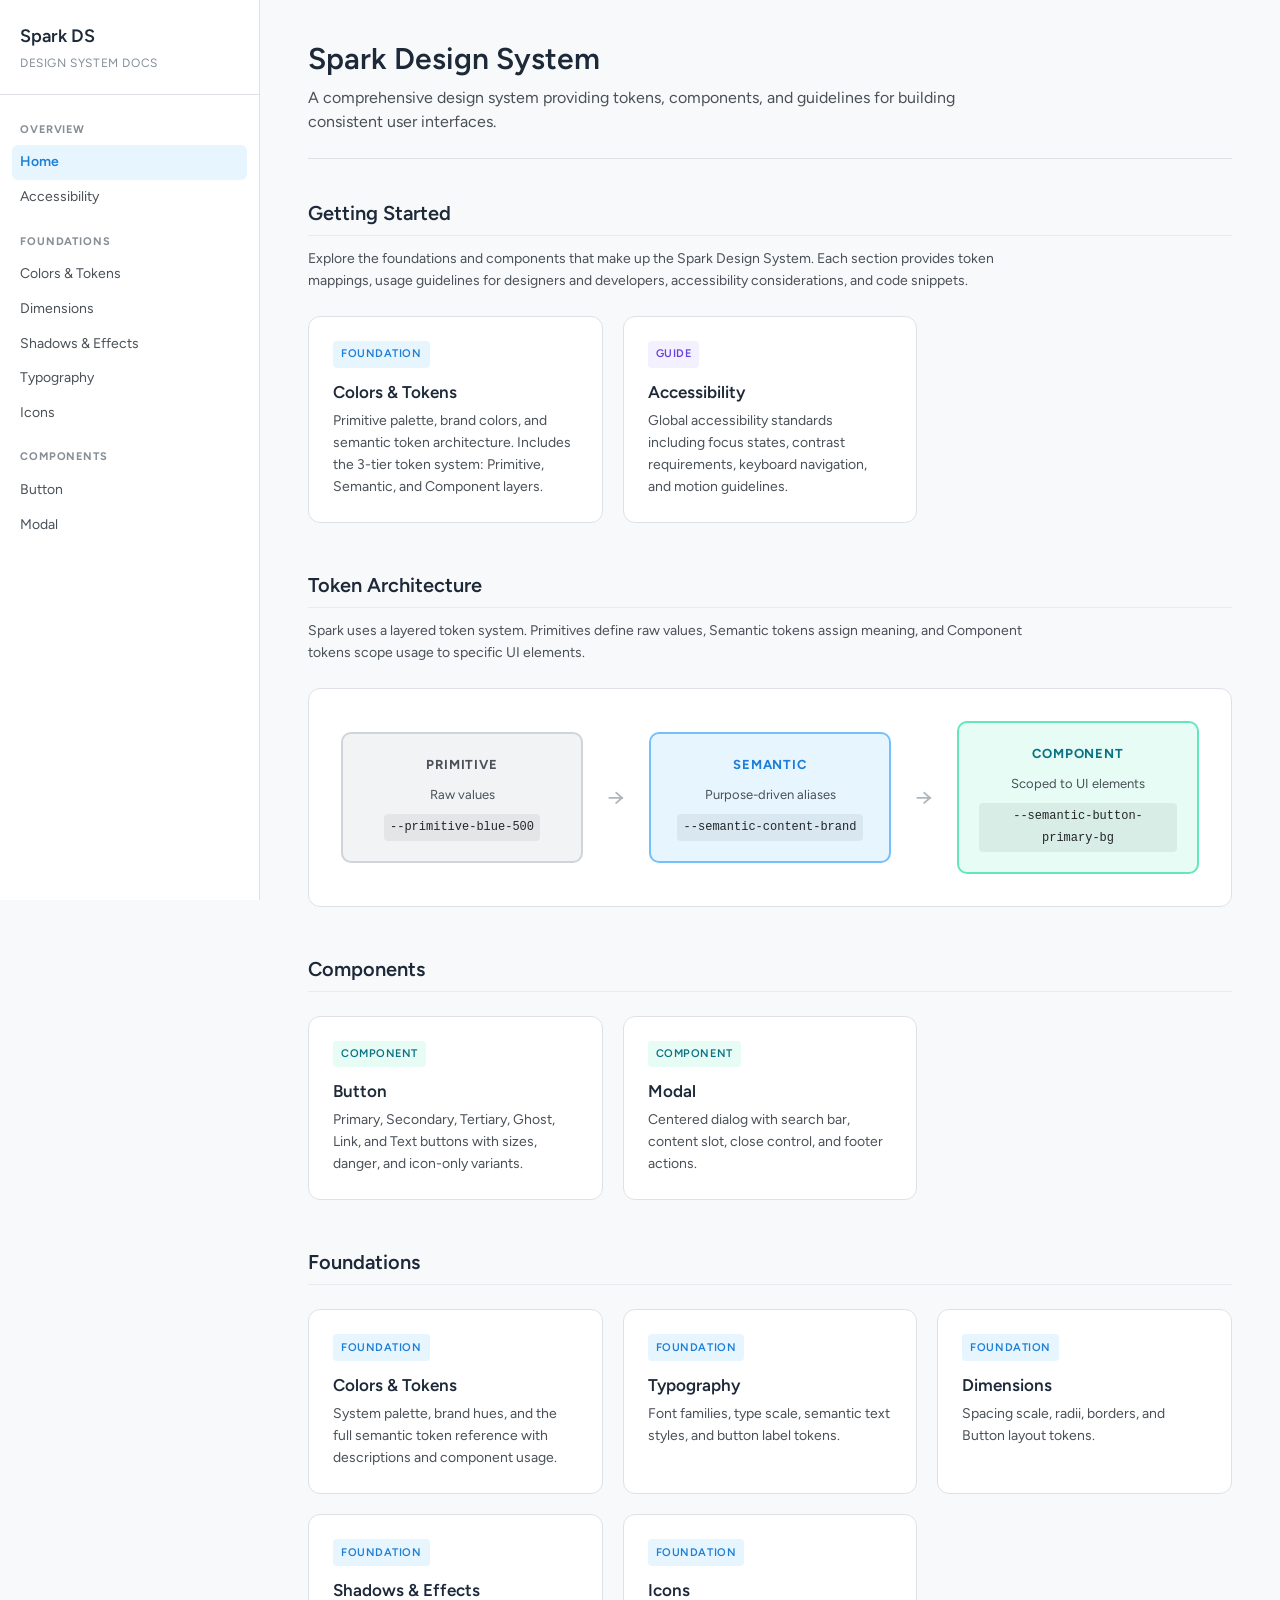
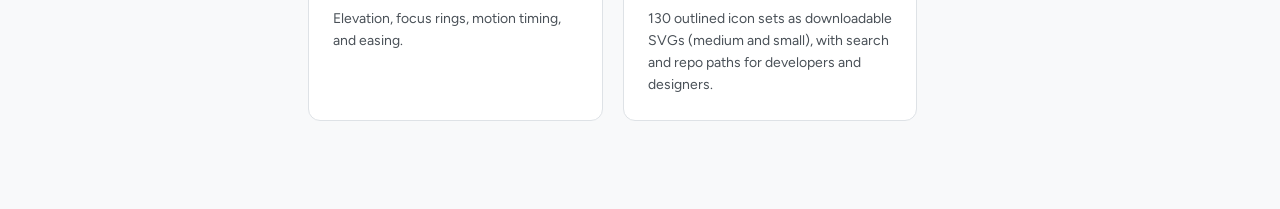
<file: index.html>
<!DOCTYPE html>
<html lang="en">
<head>
  <meta charset="UTF-8">
  <meta name="viewport" content="width=device-width, initial-scale=1.0">
  <title>Spark Design System</title>
  <link rel="stylesheet" href="css/tokens.css">
  <link rel="stylesheet" href="css/styles.css">
</head>
<body>
  <a href="#main" class="skip-link">Skip to main content</a>

  <button class="sidebar-toggle" aria-label="Toggle navigation" aria-expanded="false">
    <svg xmlns="http://www.w3.org/2000/svg" viewBox="0 0 15.1035 11.0996" fill="none" aria-hidden="true"><path id="Vector" d="M14.6035 10.0996C14.8796 10.0996 15.1034 10.3236 15.1035 10.5996C15.1035 10.8757 14.8796 11.0996 14.6035 11.0996H0.5C0.224022 11.0994 0 10.8756 0 10.5996C8.38968e-05 10.3237 0.224074 10.0998 0.5 10.0996H14.6035ZM14.6035 5.0498C14.8796 5.04982 15.1035 5.27367 15.1035 5.5498C15.1035 5.82593 14.8796 6.04978 14.6035 6.0498H0.5C0.224022 6.04961 0 5.82583 0 5.5498C0 5.27378 0.224022 5.05 0.5 5.0498H14.6035ZM14.6035 0C14.8795 2.00931e-05 15.1034 0.223996 15.1035 0.5C15.1035 0.77613 14.8796 0.99998 14.6035 1H0.5C0.224023 0.999806 0 0.776023 0 0.5C0.000147373 0.224102 0.224113 0.000193524 0.5 0H14.6035Z" fill="currentColor"/></svg>
  </button>

  <div class="site-wrapper">
    <aside class="sidebar" role="navigation" aria-label="Main navigation">
      <div class="sidebar-header">
        <h1>Spark DS</h1>
        <div class="subtitle">Design System Docs</div>
      </div>
      <nav>
        <div class="sidebar-section">
          <div class="sidebar-section-title">Overview</div>
          <a href="index.html" class="sidebar-link active">Home</a>
          <a href="accessibility.html" class="sidebar-link">Accessibility</a>
        </div>
        <div class="sidebar-section">
          <div class="sidebar-section-title">Foundations</div>
          <a href="colors.html" class="sidebar-link">Colors &amp; Tokens</a>
          <a href="dimensions.html" class="sidebar-link">Dimensions</a>
          <a href="shadows-effects.html" class="sidebar-link">Shadows &amp; Effects</a>
          <a href="typography.html" class="sidebar-link">Typography</a>
          <a href="icons.html" class="sidebar-link">Icons</a>
        </div>
        <div class="sidebar-section">
          <div class="sidebar-section-title">Components</div>
          <a href="button.html" class="sidebar-link">Button</a>
          <a href="modal.html" class="sidebar-link">Modal</a>
        </div>
      </nav>
    </aside>

    <main class="main-content" id="main">
      <div class="page-header">
        <h1>Spark Design System</h1>
        <p>A comprehensive design system providing tokens, components, and guidelines for building consistent user interfaces.</p>
      </div>

      <div class="doc-section">
        <h2>Getting Started</h2>
        <p>Explore the foundations and components that make up the Spark Design System. Each section provides token mappings, usage guidelines for designers and developers, accessibility considerations, and code snippets.</p>

        <div class="home-grid">
          <a href="colors.html" class="home-card">
            <span class="card-tag card-tag-foundation">Foundation</span>
            <h3>Colors &amp; Tokens</h3>
            <p>Primitive palette, brand colors, and semantic token architecture. Includes the 3-tier token system: Primitive, Semantic, and Component layers.</p>
          </a>

          <a href="accessibility.html" class="home-card">
            <span class="card-tag card-tag-guide">Guide</span>
            <h3>Accessibility</h3>
            <p>Global accessibility standards including focus states, contrast requirements, keyboard navigation, and motion guidelines.</p>
          </a>
        </div>
      </div>

      <div class="doc-section">
        <h2>Token Architecture</h2>
        <p>Spark uses a layered token system. Primitives define raw values, Semantic tokens assign meaning, and Component tokens scope usage to specific UI elements.</p>

        <div class="architecture-diagram">
          <div class="arch-layer arch-layer-primitive">
            <h4>Primitive</h4>
            <p>Raw values</p>
            <code>--primitive-blue-500</code>
          </div>
          <div class="arch-arrow" aria-hidden="true">&#8594;</div>
          <div class="arch-layer arch-layer-semantic">
            <h4>Semantic</h4>
            <p>Purpose-driven aliases</p>
            <code>--semantic-content-brand</code>
          </div>
          <div class="arch-arrow" aria-hidden="true">&#8594;</div>
          <div class="arch-layer arch-layer-component">
            <h4>Component</h4>
            <p>Scoped to UI elements</p>
            <code>--semantic-button-primary-bg</code>
          </div>
        </div>
      </div>

      <div class="doc-section">
        <h2>Components</h2>
        <div class="home-grid">
          <a href="button.html" class="home-card">
            <span class="card-tag card-tag-component">Component</span>
            <h3>Button</h3>
            <p>Primary, Secondary, Tertiary, Ghost, Link, and Text buttons with sizes, danger, and icon-only variants.</p>
          </a>
          <a href="modal.html" class="home-card">
            <span class="card-tag card-tag-component">Component</span>
            <h3>Modal</h3>
            <p>Centered dialog with search bar, content slot, close control, and footer actions.</p>
          </a>
        </div>
      </div>

      <div class="doc-section">
        <h2>Foundations</h2>
        <div class="home-grid">
          <a href="colors.html" class="home-card">
            <span class="card-tag card-tag-foundation">Foundation</span>
            <h3>Colors &amp; Tokens</h3>
            <p>System palette, brand hues, and the full semantic token reference with descriptions and component usage.</p>
          </a>
          <a href="typography.html" class="home-card">
            <span class="card-tag card-tag-foundation">Foundation</span>
            <h3>Typography</h3>
            <p>Font families, type scale, semantic text styles, and button label tokens.</p>
          </a>
          <a href="dimensions.html" class="home-card">
            <span class="card-tag card-tag-foundation">Foundation</span>
            <h3>Dimensions</h3>
            <p>Spacing scale, radii, borders, and Button layout tokens.</p>
          </a>
          <a href="shadows-effects.html" class="home-card">
            <span class="card-tag card-tag-foundation">Foundation</span>
            <h3>Shadows &amp; Effects</h3>
            <p>Elevation, focus rings, motion timing, and easing.</p>
          </a>
          <a href="icons.html" class="home-card">
            <span class="card-tag card-tag-foundation">Foundation</span>
            <h3>Icons</h3>
            <p>130 outlined icon sets as downloadable SVGs (medium and small), with search and repo paths for developers and designers.</p>
          </a>
        </div>
      </div>
    </main>
  </div>

  <script src="js/main.js"></script>
</body>
</html>
</file>
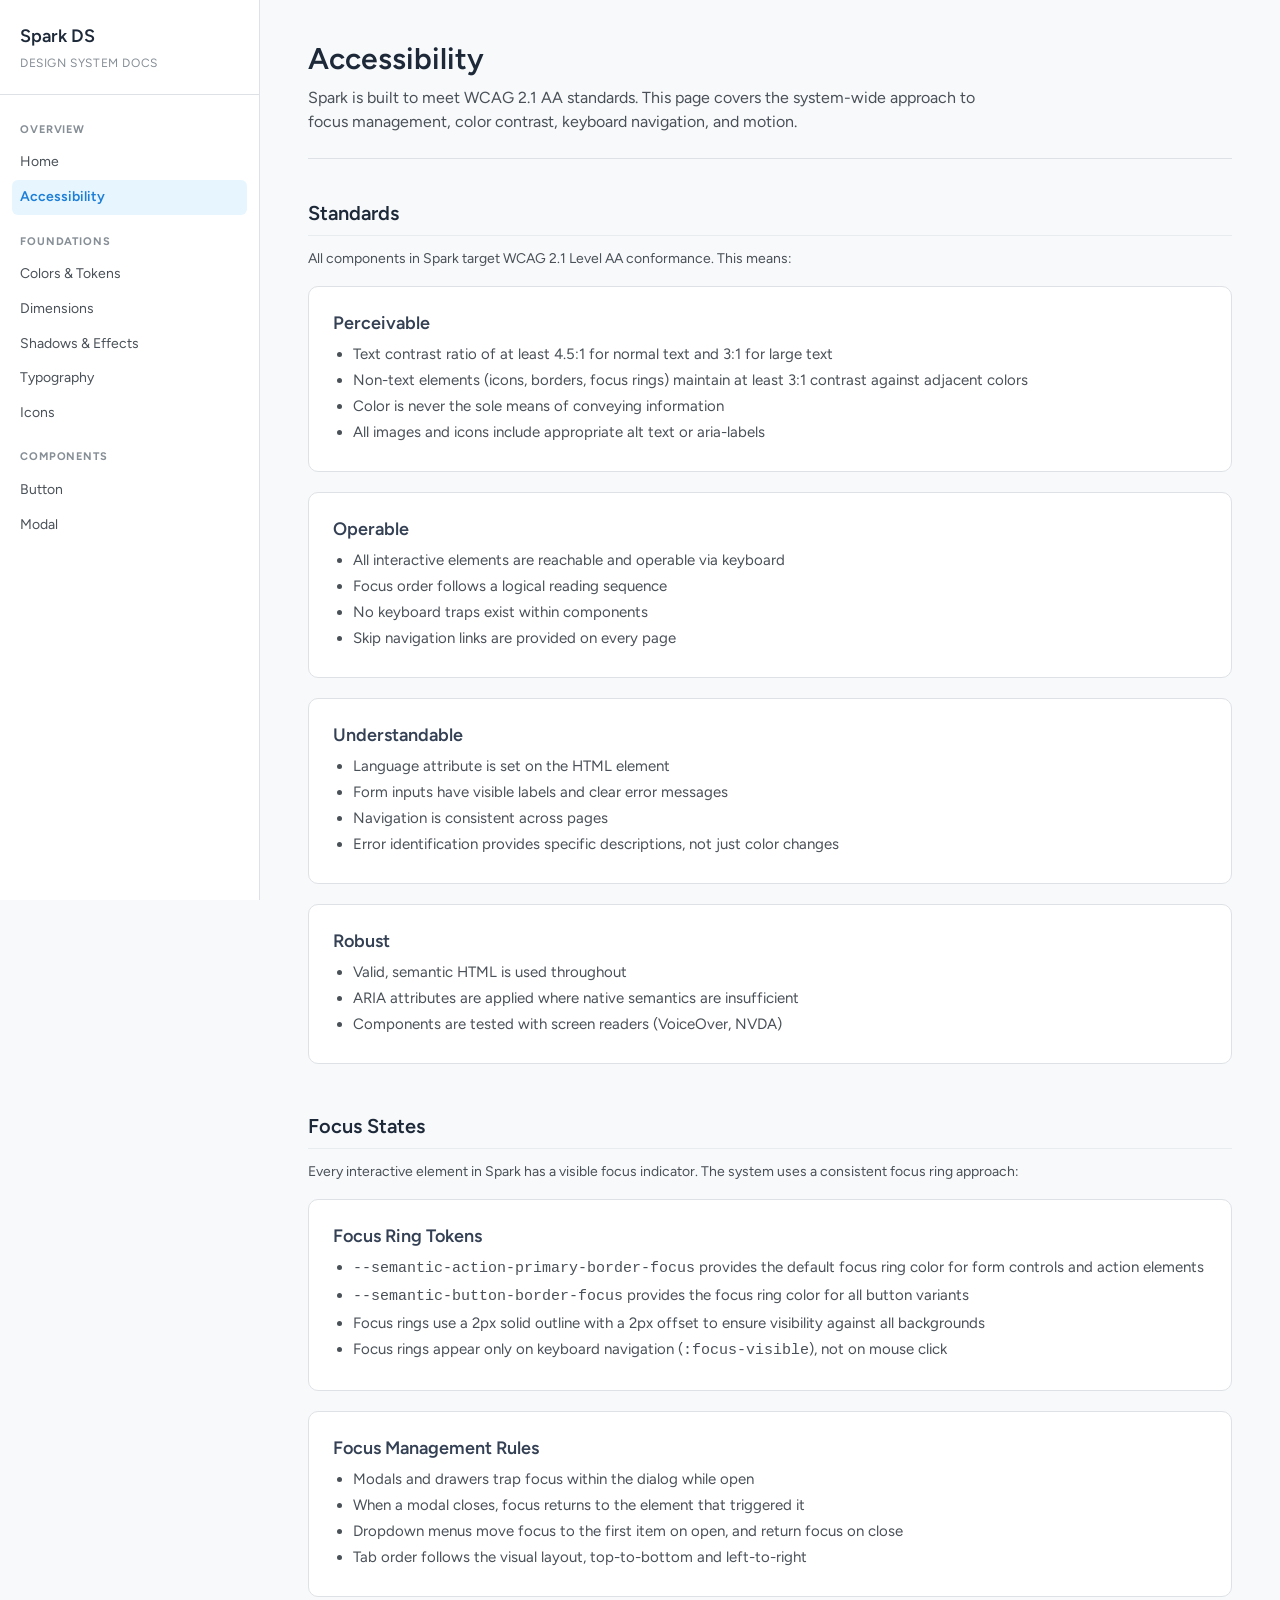
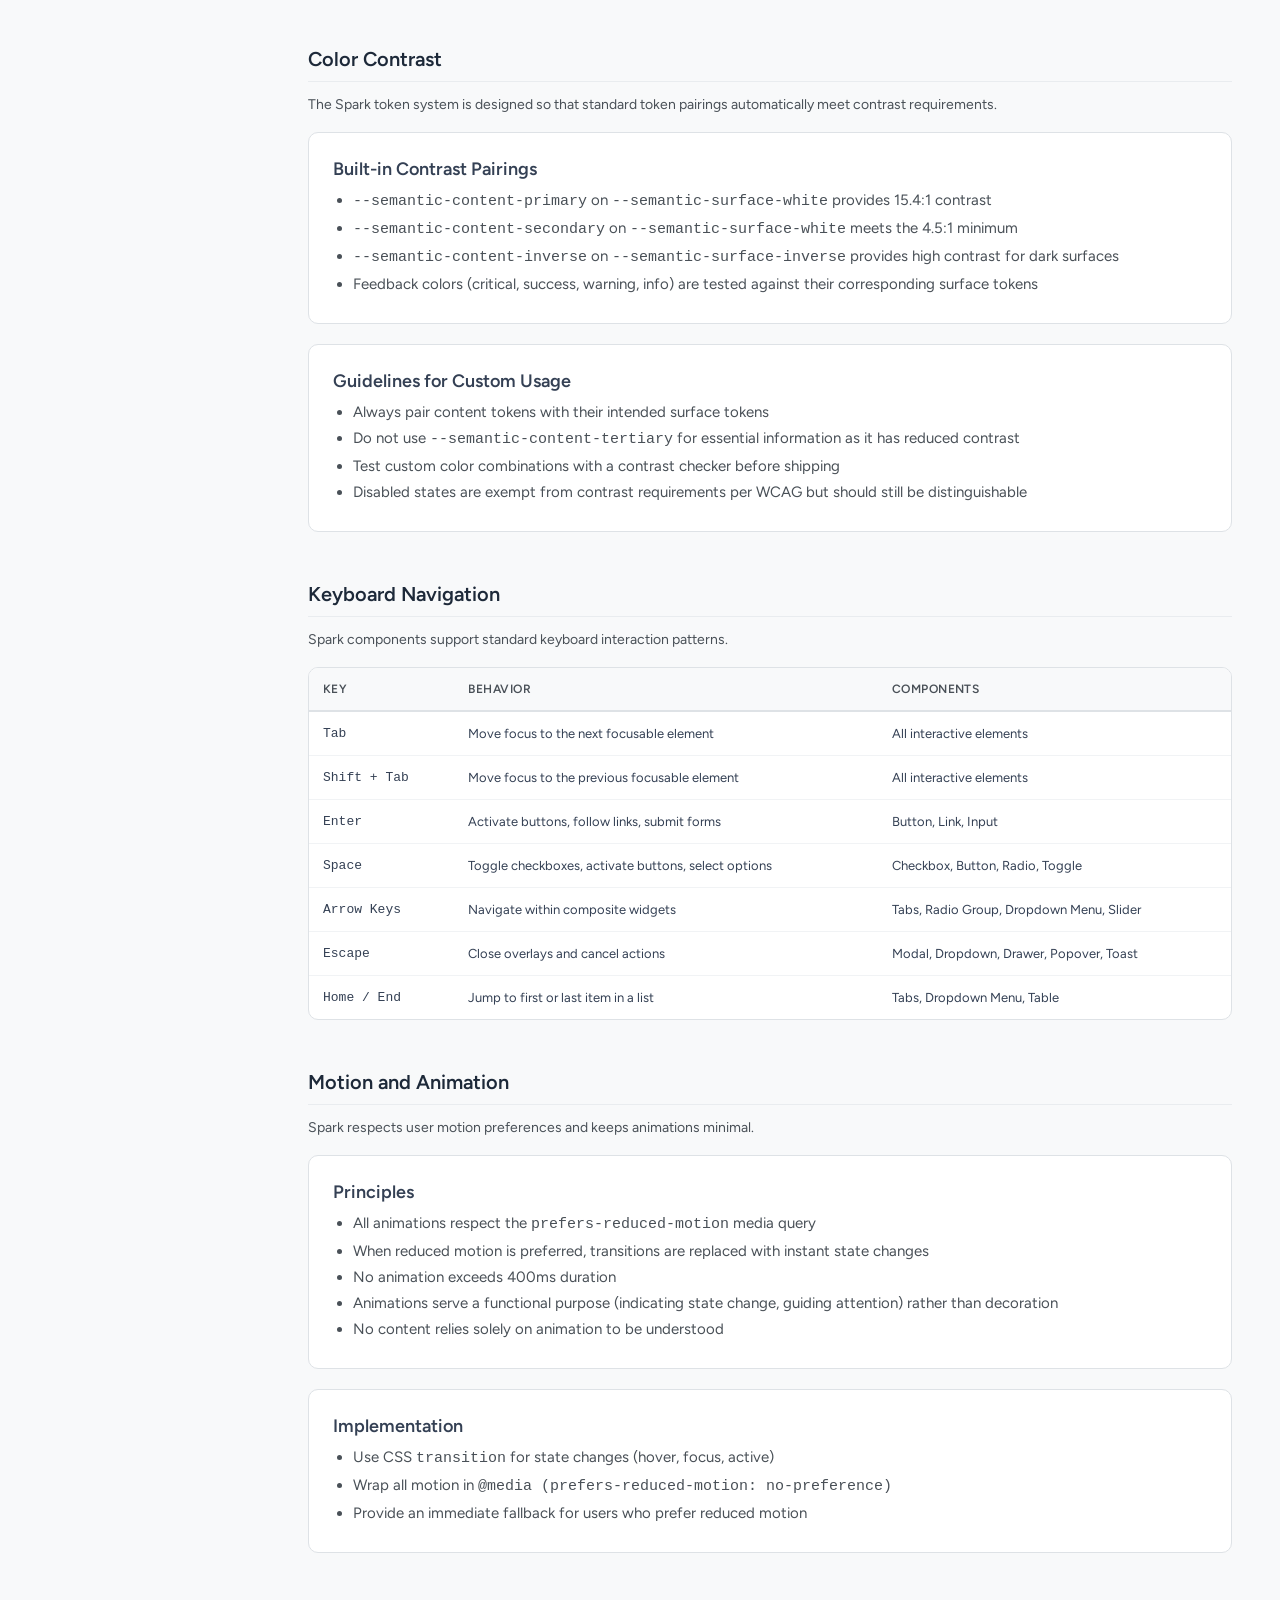
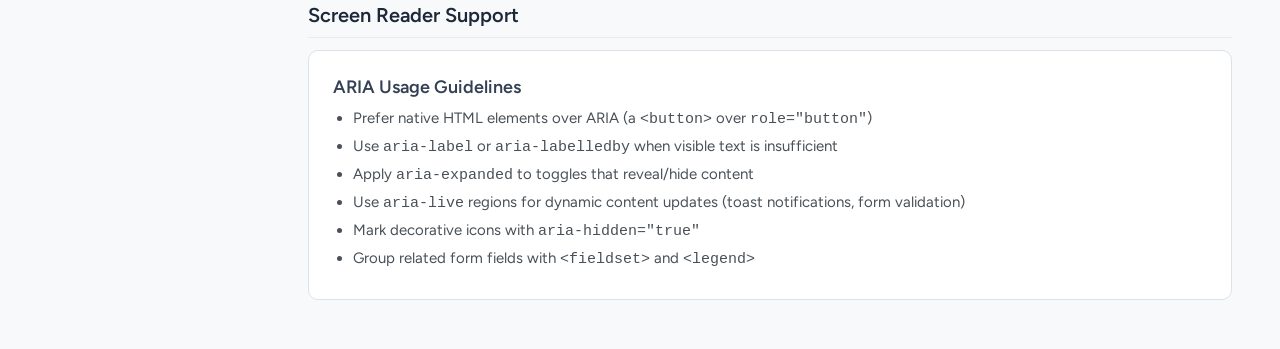
<file: accessibility.html>
<!DOCTYPE html>
<html lang="en">
<head>
  <meta charset="UTF-8">
  <meta name="viewport" content="width=device-width, initial-scale=1.0">
  <title>Accessibility - Spark Design System</title>
  <link rel="stylesheet" href="css/tokens.css">
  <link rel="stylesheet" href="css/styles.css">
</head>
<body>
  <a href="#main" class="skip-link">Skip to main content</a>

  <button class="sidebar-toggle" aria-label="Toggle navigation" aria-expanded="false">
    <svg xmlns="http://www.w3.org/2000/svg" viewBox="0 0 15.1035 11.0996" fill="none" aria-hidden="true"><path id="Vector" d="M14.6035 10.0996C14.8796 10.0996 15.1034 10.3236 15.1035 10.5996C15.1035 10.8757 14.8796 11.0996 14.6035 11.0996H0.5C0.224022 11.0994 0 10.8756 0 10.5996C8.38968e-05 10.3237 0.224074 10.0998 0.5 10.0996H14.6035ZM14.6035 5.0498C14.8796 5.04982 15.1035 5.27367 15.1035 5.5498C15.1035 5.82593 14.8796 6.04978 14.6035 6.0498H0.5C0.224022 6.04961 0 5.82583 0 5.5498C0 5.27378 0.224022 5.05 0.5 5.0498H14.6035ZM14.6035 0C14.8795 2.00931e-05 15.1034 0.223996 15.1035 0.5C15.1035 0.77613 14.8796 0.99998 14.6035 1H0.5C0.224023 0.999806 0 0.776023 0 0.5C0.000147373 0.224102 0.224113 0.000193524 0.5 0H14.6035Z" fill="currentColor"/></svg>
  </button>

  <div class="site-wrapper">
    <aside class="sidebar" role="navigation" aria-label="Main navigation">
      <div class="sidebar-header">
        <h1>Spark DS</h1>
        <div class="subtitle">Design System Docs</div>
      </div>
      <nav>
        <div class="sidebar-section">
          <div class="sidebar-section-title">Overview</div>
          <a href="index.html" class="sidebar-link">Home</a>
          <a href="accessibility.html" class="sidebar-link active">Accessibility</a>
        </div>
        <div class="sidebar-section">
          <div class="sidebar-section-title">Foundations</div>
          <a href="colors.html" class="sidebar-link">Colors &amp; Tokens</a>
          <a href="dimensions.html" class="sidebar-link">Dimensions</a>
          <a href="shadows-effects.html" class="sidebar-link">Shadows &amp; Effects</a>
          <a href="typography.html" class="sidebar-link">Typography</a>
          <a href="icons.html" class="sidebar-link">Icons</a>
        </div>
        <div class="sidebar-section">
          <div class="sidebar-section-title">Components</div>
          <a href="button.html" class="sidebar-link">Button</a>
          <a href="modal.html" class="sidebar-link">Modal</a>
        </div>
      </nav>
    </aside>

    <main class="main-content" id="main">
      <div class="page-header">
        <h1>Accessibility</h1>
        <p>Spark is built to meet WCAG 2.1 AA standards. This page covers the system-wide approach to focus management, color contrast, keyboard navigation, and motion.</p>
      </div>

      <div class="doc-section">
        <h2>Standards</h2>
        <p>All components in Spark target WCAG 2.1 Level AA conformance. This means:</p>
        <div class="a11y-principle">
          <h3>Perceivable</h3>
          <ul>
            <li>Text contrast ratio of at least 4.5:1 for normal text and 3:1 for large text</li>
            <li>Non-text elements (icons, borders, focus rings) maintain at least 3:1 contrast against adjacent colors</li>
            <li>Color is never the sole means of conveying information</li>
            <li>All images and icons include appropriate alt text or aria-labels</li>
          </ul>
        </div>

        <div class="a11y-principle">
          <h3>Operable</h3>
          <ul>
            <li>All interactive elements are reachable and operable via keyboard</li>
            <li>Focus order follows a logical reading sequence</li>
            <li>No keyboard traps exist within components</li>
            <li>Skip navigation links are provided on every page</li>
          </ul>
        </div>

        <div class="a11y-principle">
          <h3>Understandable</h3>
          <ul>
            <li>Language attribute is set on the HTML element</li>
            <li>Form inputs have visible labels and clear error messages</li>
            <li>Navigation is consistent across pages</li>
            <li>Error identification provides specific descriptions, not just color changes</li>
          </ul>
        </div>

        <div class="a11y-principle">
          <h3>Robust</h3>
          <ul>
            <li>Valid, semantic HTML is used throughout</li>
            <li>ARIA attributes are applied where native semantics are insufficient</li>
            <li>Components are tested with screen readers (VoiceOver, NVDA)</li>
          </ul>
        </div>
      </div>

      <div class="doc-section">
        <h2>Focus States</h2>
        <p>Every interactive element in Spark has a visible focus indicator. The system uses a consistent focus ring approach:</p>

        <div class="a11y-principle">
          <h3>Focus Ring Tokens</h3>
          <ul>
            <li><code>--semantic-action-primary-border-focus</code> provides the default focus ring color for form controls and action elements</li>
            <li><code>--semantic-button-border-focus</code> provides the focus ring color for all button variants</li>
            <li>Focus rings use a 2px solid outline with a 2px offset to ensure visibility against all backgrounds</li>
            <li>Focus rings appear only on keyboard navigation (<code>:focus-visible</code>), not on mouse click</li>
          </ul>
        </div>

        <div class="a11y-principle">
          <h3>Focus Management Rules</h3>
          <ul>
            <li>Modals and drawers trap focus within the dialog while open</li>
            <li>When a modal closes, focus returns to the element that triggered it</li>
            <li>Dropdown menus move focus to the first item on open, and return focus on close</li>
            <li>Tab order follows the visual layout, top-to-bottom and left-to-right</li>
          </ul>
        </div>
      </div>

      <div class="doc-section">
        <h2>Color Contrast</h2>
        <p>The Spark token system is designed so that standard token pairings automatically meet contrast requirements.</p>

        <div class="a11y-principle">
          <h3>Built-in Contrast Pairings</h3>
          <ul>
            <li><code>--semantic-content-primary</code> on <code>--semantic-surface-white</code> provides 15.4:1 contrast</li>
            <li><code>--semantic-content-secondary</code> on <code>--semantic-surface-white</code> meets the 4.5:1 minimum</li>
            <li><code>--semantic-content-inverse</code> on <code>--semantic-surface-inverse</code> provides high contrast for dark surfaces</li>
            <li>Feedback colors (critical, success, warning, info) are tested against their corresponding surface tokens</li>
          </ul>
        </div>

        <div class="a11y-principle">
          <h3>Guidelines for Custom Usage</h3>
          <ul>
            <li>Always pair content tokens with their intended surface tokens</li>
            <li>Do not use <code>--semantic-content-tertiary</code> for essential information as it has reduced contrast</li>
            <li>Test custom color combinations with a contrast checker before shipping</li>
            <li>Disabled states are exempt from contrast requirements per WCAG but should still be distinguishable</li>
          </ul>
        </div>
      </div>

      <div class="doc-section">
        <h2>Keyboard Navigation</h2>
        <p>Spark components support standard keyboard interaction patterns.</p>

        <div class="token-table-wrapper">
          <table class="token-table">
            <thead>
              <tr>
                <th scope="col">Key</th>
                <th scope="col">Behavior</th>
                <th scope="col">Components</th>
              </tr>
            </thead>
            <tbody>
              <tr>
                <td><code>Tab</code></td>
                <td>Move focus to the next focusable element</td>
                <td>All interactive elements</td>
              </tr>
              <tr>
                <td><code>Shift + Tab</code></td>
                <td>Move focus to the previous focusable element</td>
                <td>All interactive elements</td>
              </tr>
              <tr>
                <td><code>Enter</code></td>
                <td>Activate buttons, follow links, submit forms</td>
                <td>Button, Link, Input</td>
              </tr>
              <tr>
                <td><code>Space</code></td>
                <td>Toggle checkboxes, activate buttons, select options</td>
                <td>Checkbox, Button, Radio, Toggle</td>
              </tr>
              <tr>
                <td><code>Arrow Keys</code></td>
                <td>Navigate within composite widgets</td>
                <td>Tabs, Radio Group, Dropdown Menu, Slider</td>
              </tr>
              <tr>
                <td><code>Escape</code></td>
                <td>Close overlays and cancel actions</td>
                <td>Modal, Dropdown, Drawer, Popover, Toast</td>
              </tr>
              <tr>
                <td><code>Home / End</code></td>
                <td>Jump to first or last item in a list</td>
                <td>Tabs, Dropdown Menu, Table</td>
              </tr>
            </tbody>
          </table>
        </div>
      </div>

      <div class="doc-section">
        <h2>Motion and Animation</h2>
        <p>Spark respects user motion preferences and keeps animations minimal.</p>

        <div class="a11y-principle">
          <h3>Principles</h3>
          <ul>
            <li>All animations respect the <code>prefers-reduced-motion</code> media query</li>
            <li>When reduced motion is preferred, transitions are replaced with instant state changes</li>
            <li>No animation exceeds 400ms duration</li>
            <li>Animations serve a functional purpose (indicating state change, guiding attention) rather than decoration</li>
            <li>No content relies solely on animation to be understood</li>
          </ul>
        </div>

        <div class="a11y-principle">
          <h3>Implementation</h3>
          <ul>
            <li>Use CSS <code>transition</code> for state changes (hover, focus, active)</li>
            <li>Wrap all motion in <code>@media (prefers-reduced-motion: no-preference)</code></li>
            <li>Provide an immediate fallback for users who prefer reduced motion</li>
          </ul>
        </div>
      </div>

      <div class="doc-section">
        <h2>Screen Reader Support</h2>
        <div class="a11y-principle">
          <h3>ARIA Usage Guidelines</h3>
          <ul>
            <li>Prefer native HTML elements over ARIA (a <code>&lt;button&gt;</code> over <code>role="button"</code>)</li>
            <li>Use <code>aria-label</code> or <code>aria-labelledby</code> when visible text is insufficient</li>
            <li>Apply <code>aria-expanded</code> to toggles that reveal/hide content</li>
            <li>Use <code>aria-live</code> regions for dynamic content updates (toast notifications, form validation)</li>
            <li>Mark decorative icons with <code>aria-hidden="true"</code></li>
            <li>Group related form fields with <code>&lt;fieldset&gt;</code> and <code>&lt;legend&gt;</code></li>
          </ul>
        </div>
      </div>
    </main>
  </div>

  <script src="js/main.js"></script>
</body>
</html>
</file>
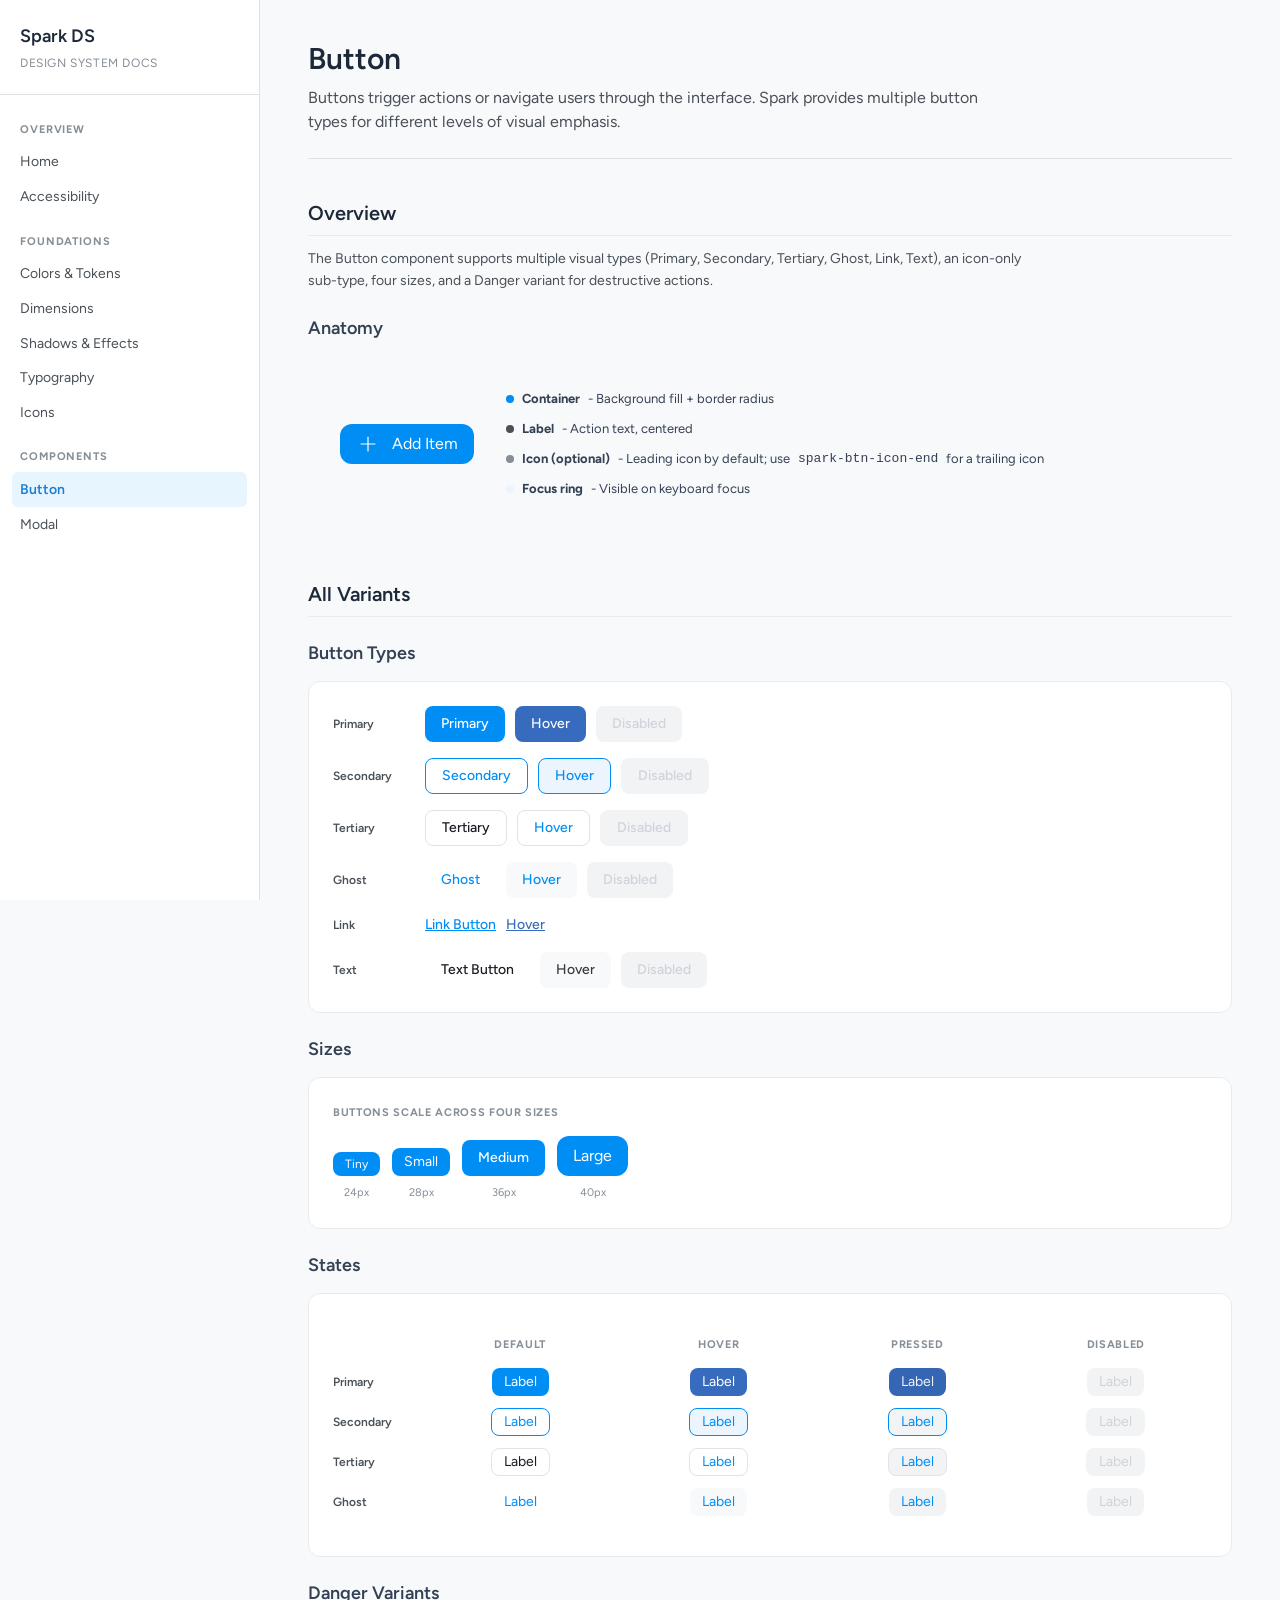
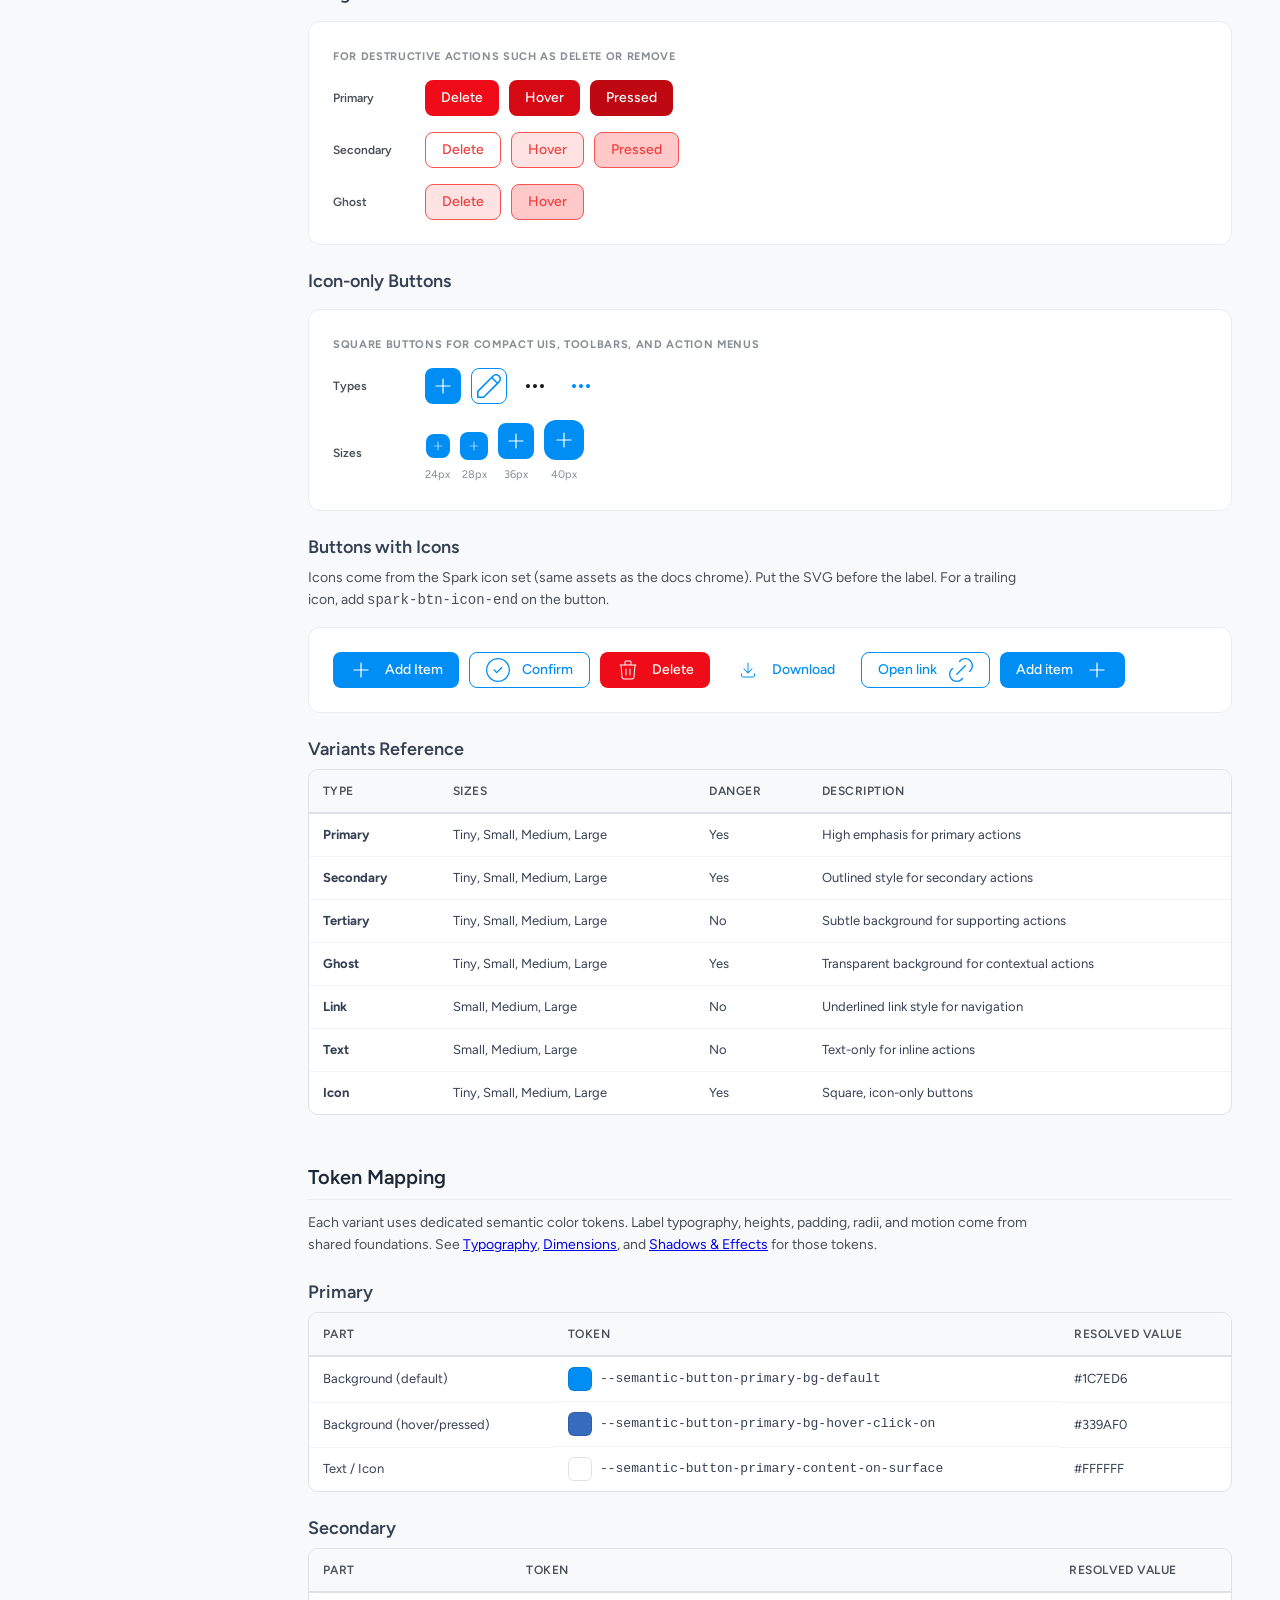
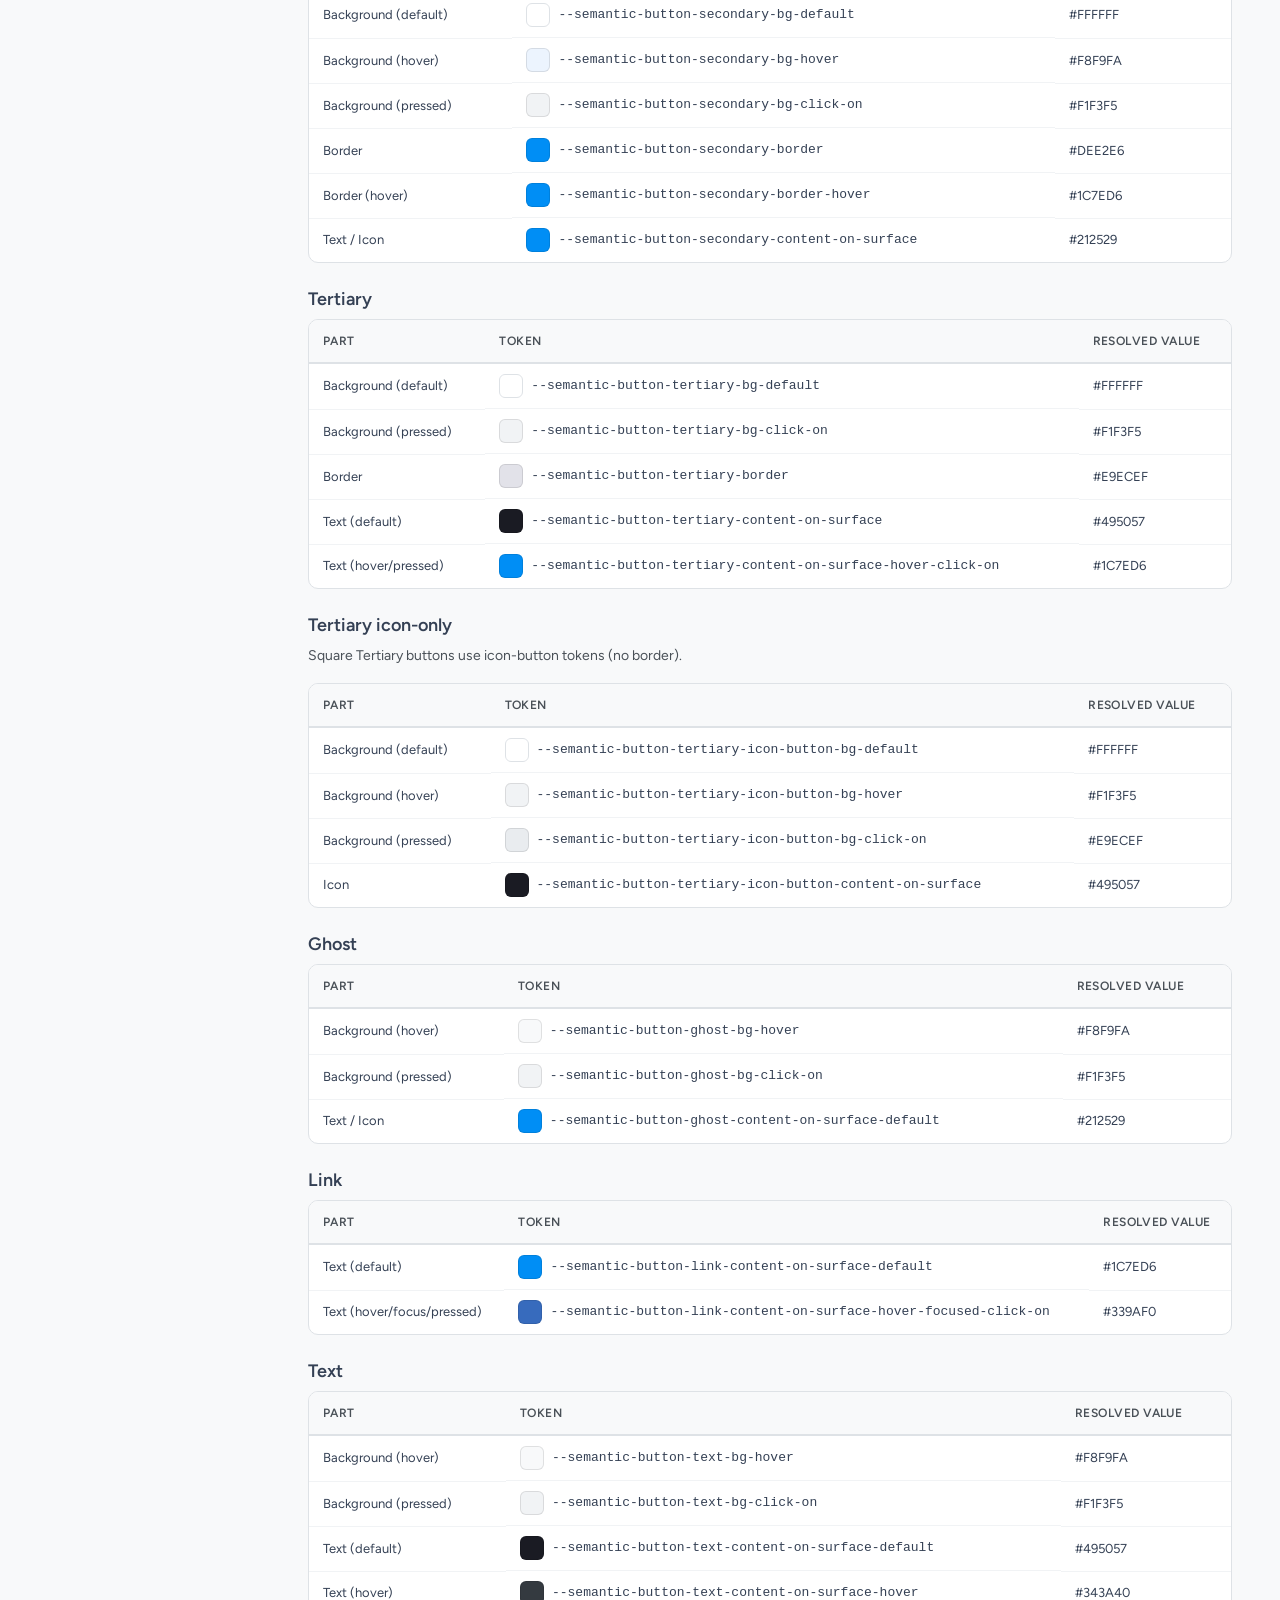
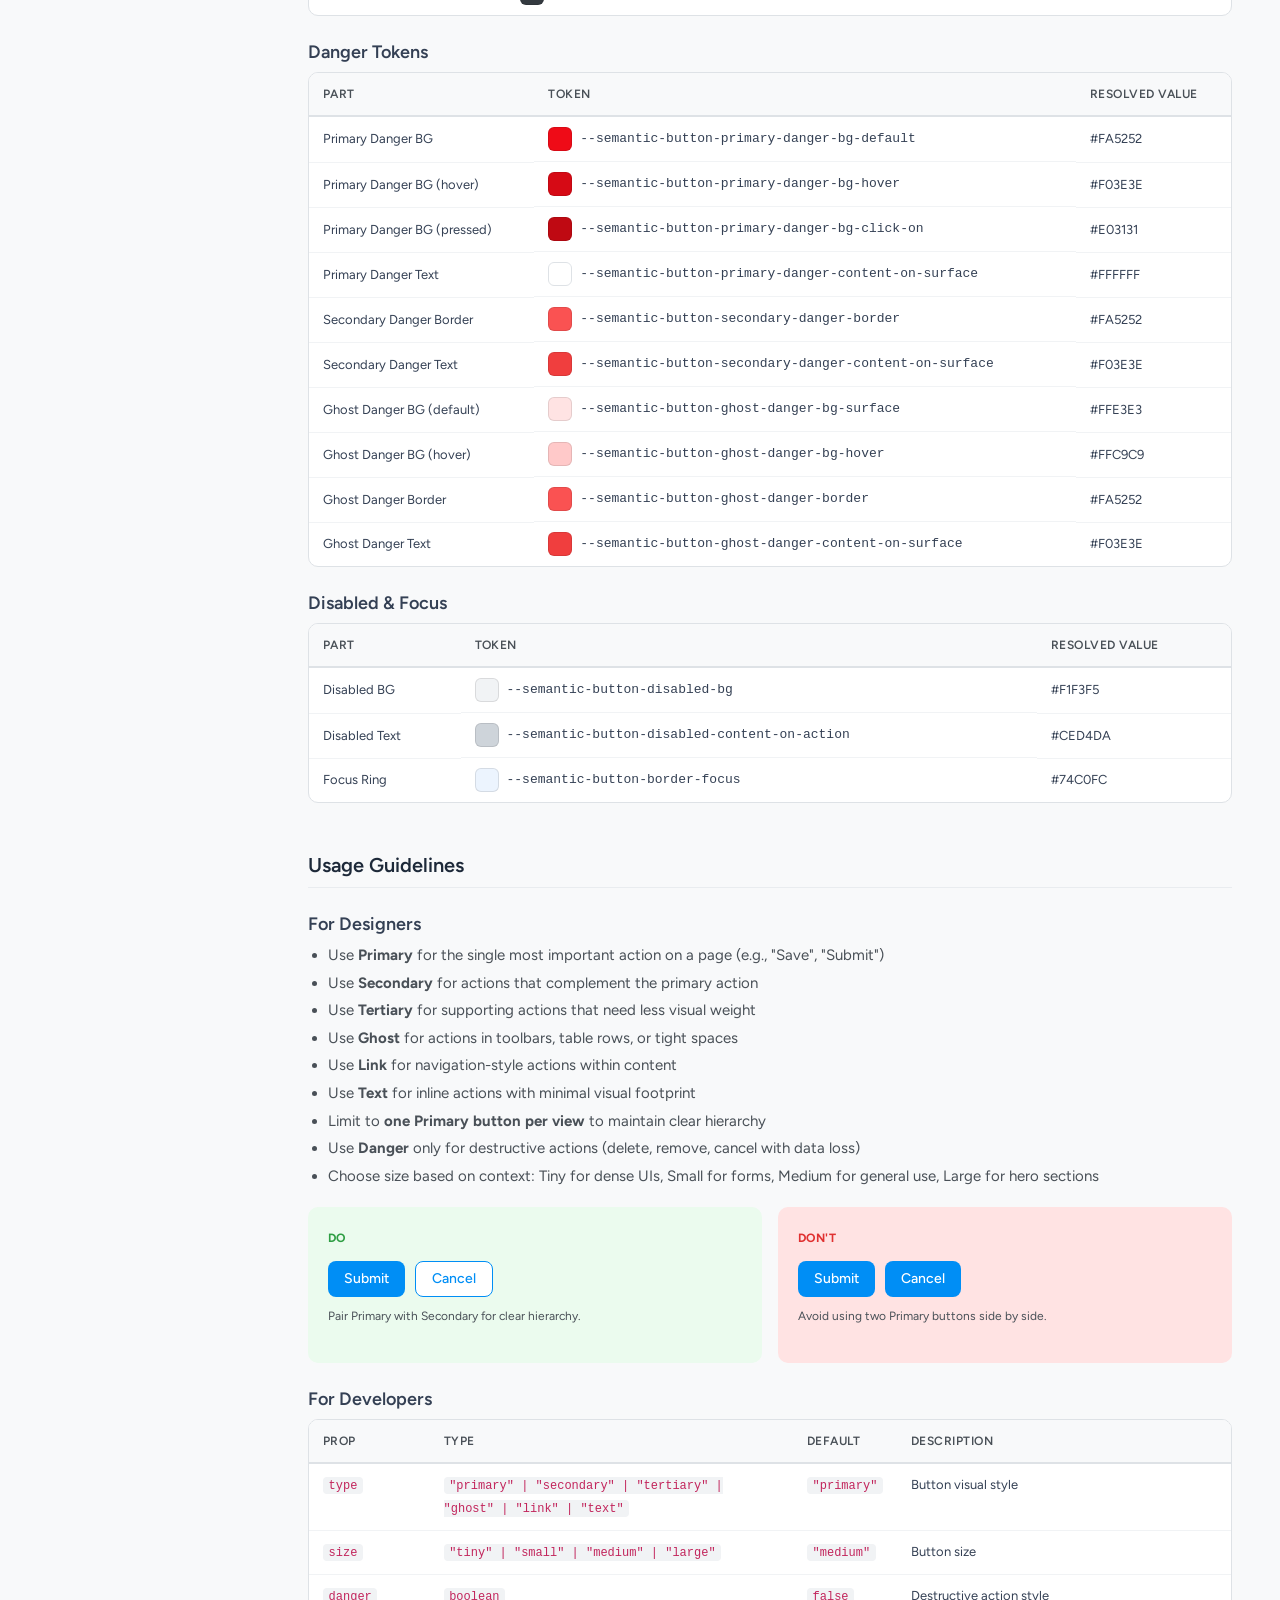
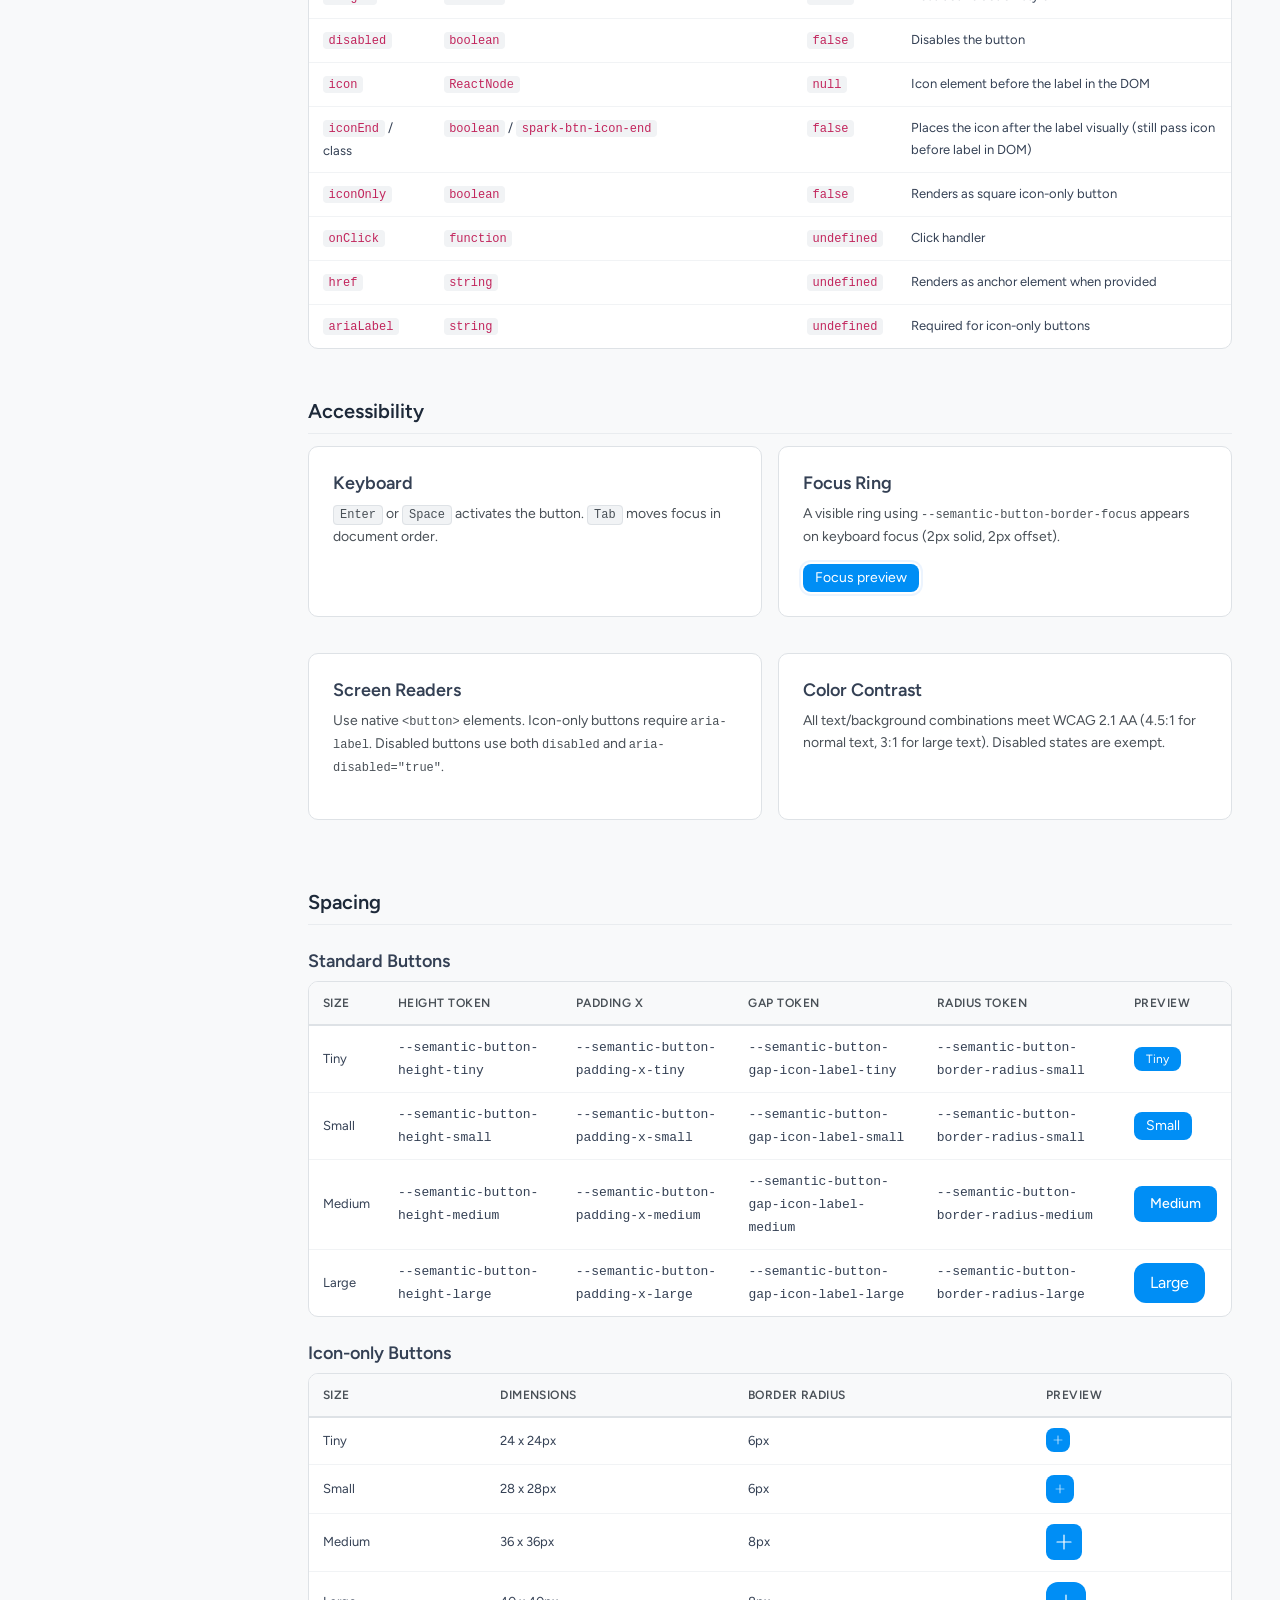
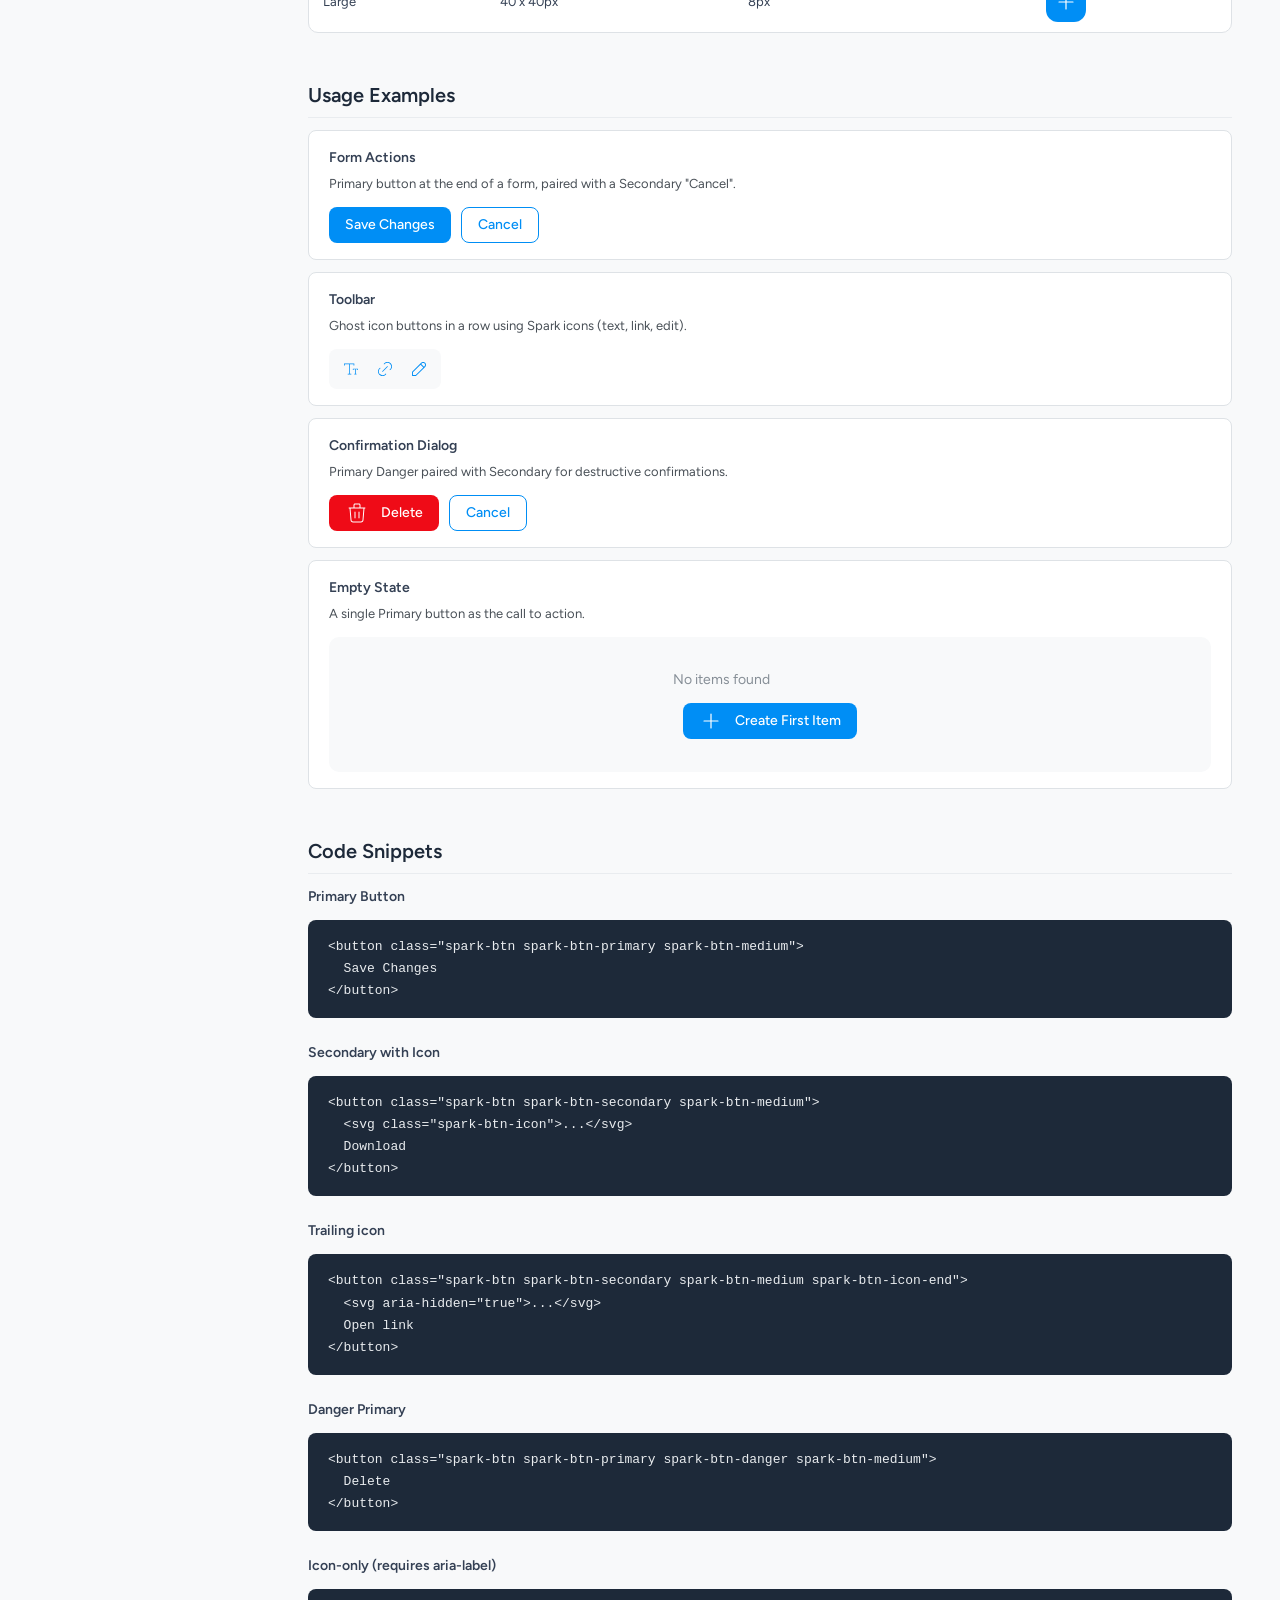
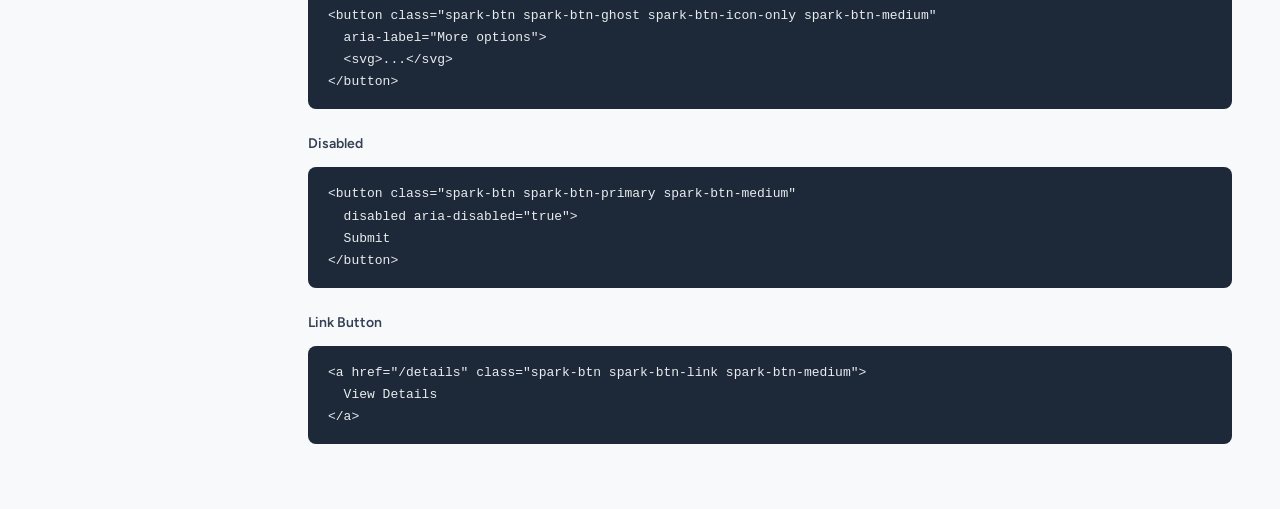
<file: button.html>
<!DOCTYPE html>
<html lang="en">
<head>
  <meta charset="UTF-8">
  <meta name="viewport" content="width=device-width, initial-scale=1.0">
  <title>Button - Spark Design System</title>
  <link rel="stylesheet" href="css/tokens.css">
  <link rel="stylesheet" href="css/styles.css">
  <style>
    /* ---- Live Button Styles (token-backed) ---- */
    .spark-btn {
      display: inline-flex;
      align-items: center;
      justify-content: center;
      box-sizing: border-box;
      font-family: var(--semantic-typography-button-font-family);
      border: none;
      cursor: pointer;
      transition: var(--semantic-motion-button-transition);
      white-space: nowrap;
      text-decoration: none;
    }
    .spark-btn:focus-visible {
      outline: none;
      box-shadow: var(--semantic-shadow-focus-ring-neutral);
    }
    .spark-btn svg {
      flex-shrink: 0;
    }
    /* Trailing icon: keep SVG before label in markup; flex reverses visual order */
    .spark-btn.spark-btn-icon-end {
      flex-direction: row-reverse;
    }

    /* Sizes */
    .spark-btn-tiny {
      height: var(--semantic-button-height-tiny);
      min-height: var(--semantic-button-height-tiny);
      padding: 0 var(--semantic-button-padding-x-tiny);
      font-size: var(--semantic-typography-button-tiny-font-size);
      font-weight: var(--semantic-typography-button-tiny-font-weight);
      line-height: var(--semantic-typography-button-tiny-line-height);
      border-radius: var(--semantic-button-border-radius-small);
      gap: var(--semantic-button-gap-icon-label-tiny);
    }
    .spark-btn-small {
      height: var(--semantic-button-height-small);
      min-height: var(--semantic-button-height-small);
      padding: 0 var(--semantic-button-padding-x-small);
      font-size: var(--semantic-typography-button-small-font-size);
      font-weight: var(--semantic-typography-button-small-font-weight);
      line-height: var(--semantic-typography-button-small-line-height);
      border-radius: var(--semantic-button-border-radius-small);
      gap: var(--semantic-button-gap-icon-label-small);
    }
    .spark-btn-medium {
      height: var(--semantic-button-height-medium);
      min-height: var(--semantic-button-height-medium);
      padding: 0 var(--semantic-button-padding-x-medium);
      font-size: var(--semantic-typography-button-medium-font-size);
      font-weight: var(--semantic-typography-button-medium-font-weight);
      line-height: var(--semantic-typography-button-medium-line-height);
      border-radius: var(--semantic-button-border-radius-medium);
      gap: var(--semantic-button-gap-icon-label-medium);
    }
    .spark-btn-large {
      height: var(--semantic-button-height-large);
      min-height: var(--semantic-button-height-large);
      padding: 0 var(--semantic-button-padding-x-large);
      font-size: var(--semantic-typography-button-large-font-size);
      font-weight: var(--semantic-typography-button-large-font-weight);
      line-height: var(--semantic-typography-button-large-line-height);
      border-radius: var(--semantic-button-border-radius-large);
      gap: var(--semantic-button-gap-icon-label-large);
    }

    .spark-btn-medium.spark-btn-primary:active {
      font-weight: var(--semantic-typography-button-medium-font-weight-active);
    }

    .spark-btn-tiny svg { width: var(--semantic-button-icon-size-tiny); height: var(--semantic-button-icon-size-tiny); }
    .spark-btn-small svg { width: var(--semantic-button-icon-size-small); height: var(--semantic-button-icon-size-small); }
    .spark-btn-medium svg { width: var(--semantic-button-icon-size-medium); height: var(--semantic-button-icon-size-medium); }
    .spark-btn-large svg { width: var(--semantic-button-icon-size-large); height: var(--semantic-button-icon-size-large); }

    /* Icon-only */
    .spark-btn-icon-only.spark-btn-tiny {
      width: var(--semantic-button-height-tiny);
      padding: 0;
      gap: 0;
    }
    .spark-btn-icon-only.spark-btn-small {
      width: var(--semantic-button-height-small);
      padding: 0;
      gap: 0;
    }
    .spark-btn-icon-only.spark-btn-medium {
      width: var(--semantic-button-height-medium);
      padding: 0;
      gap: 0;
    }
    .spark-btn-icon-only.spark-btn-large {
      width: var(--semantic-button-height-large);
      padding: 0;
      gap: 0;
    }

    /* Primary */
    .spark-btn-primary {
      background: var(--semantic-button-primary-bg-default);
      color: var(--semantic-button-primary-content-on-surface);
    }
    .spark-btn-primary:hover { background: var(--semantic-button-primary-bg-hover-click-on); }
    .spark-btn-primary:active {
      background: var(--semantic-button-primary-bg-hover-click-on);
    }

    /* Secondary */
    .spark-btn-secondary {
      background: var(--semantic-button-secondary-bg-default);
      color: var(--semantic-button-secondary-content-on-surface);
      border: var(--primitive-border-width-1) solid var(--semantic-button-secondary-border);
    }
    .spark-btn-secondary:hover {
      background: var(--semantic-button-secondary-bg-hover);
      border-color: var(--semantic-button-secondary-border-hover);
    }
    .spark-btn-secondary:active { background: var(--semantic-button-secondary-bg-click-on); }

    /* Tertiary (label buttons with border) */
    .spark-btn-tertiary:not(.spark-btn-icon-only) {
      background: var(--semantic-button-tertiary-bg-default);
      color: var(--semantic-button-tertiary-content-on-surface);
      border: var(--primitive-border-width-1) solid var(--semantic-button-tertiary-border);
    }
    .spark-btn-tertiary:not(.spark-btn-icon-only):hover {
      color: var(--semantic-button-tertiary-content-on-surface-hover-click-on);
    }
    .spark-btn-tertiary:not(.spark-btn-icon-only):active {
      background: var(--semantic-button-tertiary-bg-click-on);
      color: var(--semantic-button-tertiary-content-on-surface-hover-click-on);
    }

    /* Tertiary icon-only uses dedicated icon-button tokens */
    .spark-btn-tertiary.spark-btn-icon-only {
      background: var(--semantic-button-tertiary-icon-button-bg-default);
      color: var(--semantic-button-tertiary-icon-button-content-on-surface);
      border: none;
      gap: 0;
    }
    .spark-btn-tertiary.spark-btn-icon-only:hover {
      background: var(--semantic-button-tertiary-icon-button-bg-hover);
    }
    .spark-btn-tertiary.spark-btn-icon-only:active {
      background: var(--semantic-button-tertiary-icon-button-bg-click-on);
    }

    /* Ghost */
    .spark-btn-ghost:not(.spark-btn-danger) {
      background: transparent;
      color: var(--semantic-button-ghost-content-on-surface-default);
    }
    .spark-btn-ghost:not(.spark-btn-danger):hover { background: var(--semantic-button-ghost-bg-hover); }
    .spark-btn-ghost:not(.spark-btn-danger):active { background: var(--semantic-button-ghost-bg-click-on); }

    /* Link */
    .spark-btn-link {
      background: transparent;
      color: var(--semantic-button-link-content-on-surface-default);
      text-decoration: underline;
      padding: 0;
      height: auto;
      min-height: 0;
      border-radius: var(--primitive-radius-sm);
    }
    .spark-btn-link:hover { color: var(--semantic-button-link-content-on-surface-hover-focused-click-on); }

    /* Text */
    .spark-btn-text {
      background: transparent;
      color: var(--semantic-button-text-content-on-surface-default);
    }
    .spark-btn-text:hover {
      background: var(--semantic-button-text-bg-hover);
      color: var(--semantic-button-text-content-on-surface-hover);
    }
    .spark-btn-text:active {
      background: var(--semantic-button-text-bg-click-on);
      color: var(--semantic-button-text-content-on-surface-click-on);
    }

    /* Danger */
    .spark-btn-primary.spark-btn-danger {
      background: var(--semantic-button-primary-danger-bg-default);
      color: var(--semantic-button-primary-danger-content-on-surface);
    }
    .spark-btn-primary.spark-btn-danger:hover { background: var(--semantic-button-primary-danger-bg-hover); }
    .spark-btn-primary.spark-btn-danger:active { background: var(--semantic-button-primary-danger-bg-click-on); filter: none; }

    .spark-btn-secondary.spark-btn-danger {
      background: var(--semantic-button-secondary-danger-bg-default);
      color: var(--semantic-button-secondary-danger-content-on-surface);
      border: var(--primitive-border-width-1) solid var(--semantic-button-secondary-danger-border);
    }
    .spark-btn-secondary.spark-btn-danger:hover { background: var(--semantic-button-secondary-danger-bg-hover); }
    .spark-btn-secondary.spark-btn-danger:active { background: var(--semantic-button-secondary-danger-bg-click-on); }

    .spark-btn-ghost.spark-btn-danger {
      background: var(--semantic-button-ghost-danger-bg-surface);
      color: var(--semantic-button-ghost-danger-content-on-surface);
      border: var(--primitive-border-width-1) solid var(--semantic-button-ghost-danger-border);
    }
    .spark-btn-ghost.spark-btn-danger:hover { background: var(--semantic-button-ghost-danger-bg-hover); }
    .spark-btn-ghost.spark-btn-danger:active { background: var(--semantic-button-ghost-danger-bg-hover); filter: brightness(0.98); }

    /* Disabled */
    .spark-btn[disabled], .spark-btn-disabled {
      background: var(--semantic-button-disabled-bg) !important;
      color: var(--semantic-button-disabled-content-on-action) !important;
      border-color: transparent !important;
      cursor: not-allowed;
      pointer-events: none;
      filter: none !important;
    }

    /* ---- Demo Layout ---- */
    .btn-showcase {
      background: #fff;
      border: 1px solid #E9ECEF;
      border-radius: 12px;
      padding: 1.5rem;
      margin: 1rem 0 1.5rem;
    }
    .btn-showcase-label {
      font-size: 0.6875rem;
      font-weight: 700;
      text-transform: uppercase;
      letter-spacing: 0.06em;
      color: #868E96;
      margin-bottom: 0.75rem;
    }
    .btn-row {
      display: flex;
      align-items: center;
      gap: 12px;
      flex-wrap: wrap;
      margin-bottom: 1rem;
    }
    .btn-row:last-child { margin-bottom: 0; }
    .btn-row-label {
      width: 80px;
      flex-shrink: 0;
      font-size: 0.75rem;
      font-weight: 600;
      color: #495057;
    }
    .btn-row-items {
      display: flex;
      align-items: center;
      gap: 10px;
      flex-wrap: wrap;
    }
    .btn-state-grid {
      display: grid;
      grid-template-columns: 80px repeat(4, 1fr);
      gap: 12px 16px;
      align-items: center;
      margin: 1rem 0;
    }
    .btn-state-grid .state-header {
      font-size: 0.6875rem;
      font-weight: 700;
      text-transform: uppercase;
      letter-spacing: 0.06em;
      color: #868E96;
      text-align: center;
    }
    .btn-state-grid .state-type-label {
      font-size: 0.75rem;
      font-weight: 600;
      color: #495057;
    }
    .btn-state-grid .state-cell {
      display: flex;
      justify-content: center;
    }
    .anatomy-diagram {
      display: flex;
      align-items: center;
      gap: 2rem;
      padding: 2rem;
      background: #F8F9FA;
      border-radius: 12px;
      margin: 1rem 0 1.5rem;
    }
    .anatomy-btn-container {
      position: relative;
      display: flex;
      align-items: center;
      justify-content: center;
    }
    .anatomy-btn {
      display: inline-flex;
      align-items: center;
      gap: var(--semantic-button-gap-icon-label-large);
      height: var(--semantic-button-height-large);
      padding: 0 var(--semantic-button-padding-x-large);
      background: var(--semantic-button-primary-bg-default);
      color: var(--semantic-button-primary-content-on-surface);
      border: none;
      border-radius: var(--semantic-button-border-radius-large);
      font-family: var(--semantic-typography-button-font-family);
      font-size: var(--semantic-typography-button-large-font-size);
      font-weight: var(--semantic-typography-button-large-font-weight);
      line-height: var(--semantic-typography-button-large-line-height);
    }
    .anatomy-btn svg {
      width: var(--semantic-button-icon-size-large);
      height: var(--semantic-button-icon-size-large);
      fill: currentColor;
    }
    .anatomy-labels {
      display: flex;
      flex-direction: column;
      gap: 0.5rem;
    }
    .anatomy-label {
      display: flex;
      align-items: center;
      gap: 0.5rem;
      font-size: 0.8125rem;
      color: #344054;
    }
    .anatomy-dot {
      width: 8px;
      height: 8px;
      border-radius: 50%;
      flex-shrink: 0;
    }

    /* ---- Page-specific ---- */
    .code-block {
      display: block;
      padding: 1rem 1.25rem;
      background: #1D2939;
      color: #E9ECEF;
      font-family: "SF Mono", "Fira Code", monospace;
      font-size: 0.8125rem;
      line-height: 1.7;
      overflow-x: auto;
      white-space: pre;
      border-radius: 8px;
    }
    .code-block-wrapper { margin-bottom: 1.5rem; }
    .code-block-wrapper h4 { font-size: 0.875rem; font-weight: 600; color: #344054; margin-bottom: 0.5rem; }

    .props-table { width: 100%; border-collapse: collapse; font-size: 0.8125rem; }
    .props-table th { text-align: left; padding: 0.625rem 0.875rem; font-weight: 600; color: #495057; border-bottom: 2px solid #DEE2E6; font-size: 0.75rem; text-transform: uppercase; letter-spacing: 0.04em; background: #F8F9FA; }
    .props-table td { padding: 0.625rem 0.875rem; border-bottom: 1px solid #F1F3F5; vertical-align: top; color: #344054; }
    .props-table code { font-family: "SF Mono", "Fira Code", monospace; font-size: 0.75rem; background: #F1F3F5; padding: 0.1rem 0.35rem; border-radius: 4px; }

    .guideline-list { margin: 0.5rem 0 0 1.25rem; color: #495057; }
    .guideline-list li { margin-bottom: 0.35rem; font-size: 0.9375rem; }

    .usage-pattern { padding: 1rem 1.25rem; background: #fff; border: 1px solid #DEE2E6; border-radius: 8px; margin-bottom: 0.75rem; }
    .usage-pattern h4 { font-size: 0.875rem; font-weight: 600; color: #344054; margin-bottom: 0.25rem; }
    .usage-pattern p { font-size: 0.8125rem; color: #495057; margin: 0; }

    .size-compare { display: flex; align-items: flex-end; gap: 12px; flex-wrap: wrap; }

    @media (max-width: 768px) {
      .btn-state-grid { grid-template-columns: 60px repeat(4, 1fr); gap: 8px; }
      .anatomy-diagram { flex-direction: column; }
    }
  </style>
</head>
<body>
  <a href="#main" class="skip-link">Skip to main content</a>

  <button class="sidebar-toggle" aria-label="Toggle navigation" aria-expanded="false">
    <svg xmlns="http://www.w3.org/2000/svg" viewBox="0 0 15.1035 11.0996" fill="none" aria-hidden="true"><path id="Vector" d="M14.6035 10.0996C14.8796 10.0996 15.1034 10.3236 15.1035 10.5996C15.1035 10.8757 14.8796 11.0996 14.6035 11.0996H0.5C0.224022 11.0994 0 10.8756 0 10.5996C8.38968e-05 10.3237 0.224074 10.0998 0.5 10.0996H14.6035ZM14.6035 5.0498C14.8796 5.04982 15.1035 5.27367 15.1035 5.5498C15.1035 5.82593 14.8796 6.04978 14.6035 6.0498H0.5C0.224022 6.04961 0 5.82583 0 5.5498C0 5.27378 0.224022 5.05 0.5 5.0498H14.6035ZM14.6035 0C14.8795 2.00931e-05 15.1034 0.223996 15.1035 0.5C15.1035 0.77613 14.8796 0.99998 14.6035 1H0.5C0.224023 0.999806 0 0.776023 0 0.5C0.000147373 0.224102 0.224113 0.000193524 0.5 0H14.6035Z" fill="currentColor"/></svg>
  </button>

  <div class="site-wrapper">
    <aside class="sidebar" role="navigation" aria-label="Main navigation">
      <div class="sidebar-header">
        <h1>Spark DS</h1>
        <div class="subtitle">Design System Docs</div>
      </div>
      <nav>
        <div class="sidebar-section">
          <div class="sidebar-section-title">Overview</div>
          <a href="index.html" class="sidebar-link">Home</a>
          <a href="accessibility.html" class="sidebar-link">Accessibility</a>
        </div>
        <div class="sidebar-section">
          <div class="sidebar-section-title">Foundations</div>
          <a href="colors.html" class="sidebar-link">Colors &amp; Tokens</a>
          <a href="dimensions.html" class="sidebar-link">Dimensions</a>
          <a href="shadows-effects.html" class="sidebar-link">Shadows &amp; Effects</a>
          <a href="typography.html" class="sidebar-link">Typography</a>
          <a href="icons.html" class="sidebar-link">Icons</a>
        </div>
        <div class="sidebar-section">
          <div class="sidebar-section-title">Components</div>
          <a href="button.html" class="sidebar-link active">Button</a>
          <a href="modal.html" class="sidebar-link">Modal</a>
        </div>
      </nav>
    </aside>

    <main class="main-content" id="main">

      <!-- Page Header -->
      <div class="page-header">
        <h1>Button</h1>
        <p>Buttons trigger actions or navigate users through the interface. Spark provides multiple button types for different levels of visual emphasis.</p>
      </div>

      <!-- ==============================
           1. OVERVIEW + ANATOMY
           ============================== -->
      <div class="doc-section">
        <h2>Overview</h2>
        <p>The Button component supports multiple visual types (Primary, Secondary, Tertiary, Ghost, Link, Text), an icon-only sub-type, four sizes, and a Danger variant for destructive actions.</p>

        <h3>Anatomy</h3>
        <div class="anatomy-diagram">
          <div class="anatomy-btn-container">
            <div class="anatomy-btn">
              <svg xmlns="http://www.w3.org/2000/svg" viewBox="0 0 24 24" fill="none" aria-hidden="true"><path d="M12 4.40039C12.3314 4.40039 12.5996 4.66863 12.5996 5V11.4004H19C19.3314 11.4004 19.5996 11.6686 19.5996 12C19.5996 12.3314 19.3314 12.5996 19 12.5996H12.5996V19C12.5996 19.3314 12.3314 19.5996 12 19.5996C11.6686 19.5996 11.4004 19.3314 11.4004 19V12.5996H5C4.66863 12.5996 4.40039 12.3314 4.40039 12C4.40039 11.6686 4.66863 11.4004 5 11.4004H11.4004V5C11.4004 4.66863 11.6686 4.40039 12 4.40039Z" fill="currentColor"/></svg>
              Add Item
            </div>
          </div>
          <div class="anatomy-labels">
            <div class="anatomy-label"><span class="anatomy-dot" style="background: var(--semantic-button-primary-bg-default)"></span> <strong>Container</strong> - Background fill + border radius</div>
            <div class="anatomy-label"><span class="anatomy-dot" style="background: #495057"></span> <strong>Label</strong> - Action text, centered</div>
            <div class="anatomy-label"><span class="anatomy-dot" style="background: #868E96"></span> <strong>Icon (optional)</strong> - Leading icon by default; use <code>spark-btn-icon-end</code> for a trailing icon</div>
            <div class="anatomy-label"><span class="anatomy-dot" style="background: var(--semantic-button-border-focus)"></span> <strong>Focus ring</strong> - Visible on keyboard focus</div>
          </div>
        </div>
      </div>

      <!-- ==============================
           2. ALL VARIANTS - LIVE BUTTONS
           ============================== -->
      <div class="doc-section">
        <h2>All Variants</h2>

        <!-- Types showcase -->
        <h3>Button Types</h3>
        <div class="btn-showcase">
          <div class="btn-row">
            <span class="btn-row-label">Primary</span>
            <div class="btn-row-items">
              <button class="spark-btn spark-btn-primary spark-btn-medium">Primary</button>
              <button class="spark-btn spark-btn-primary spark-btn-medium" style="background: var(--semantic-button-primary-bg-hover-click-on)">Hover</button>
              <button class="spark-btn spark-btn-primary spark-btn-medium spark-btn-disabled" disabled>Disabled</button>
            </div>
          </div>
          <div class="btn-row">
            <span class="btn-row-label">Secondary</span>
            <div class="btn-row-items">
              <button class="spark-btn spark-btn-secondary spark-btn-medium">Secondary</button>
              <button class="spark-btn spark-btn-secondary spark-btn-medium" style="background: var(--semantic-button-secondary-bg-hover); border-color: var(--semantic-button-secondary-border-hover);">Hover</button>
              <button class="spark-btn spark-btn-secondary spark-btn-medium spark-btn-disabled" disabled>Disabled</button>
            </div>
          </div>
          <div class="btn-row">
            <span class="btn-row-label">Tertiary</span>
            <div class="btn-row-items">
              <button class="spark-btn spark-btn-tertiary spark-btn-medium">Tertiary</button>
              <button class="spark-btn spark-btn-tertiary spark-btn-medium" style="color: var(--semantic-button-tertiary-content-on-surface-hover-click-on);">Hover</button>
              <button class="spark-btn spark-btn-tertiary spark-btn-medium spark-btn-disabled" disabled>Disabled</button>
            </div>
          </div>
          <div class="btn-row">
            <span class="btn-row-label">Ghost</span>
            <div class="btn-row-items">
              <button class="spark-btn spark-btn-ghost spark-btn-medium">Ghost</button>
              <button class="spark-btn spark-btn-ghost spark-btn-medium" style="background: var(--semantic-button-ghost-bg-hover);">Hover</button>
              <button class="spark-btn spark-btn-ghost spark-btn-medium spark-btn-disabled" disabled>Disabled</button>
            </div>
          </div>
          <div class="btn-row">
            <span class="btn-row-label">Link</span>
            <div class="btn-row-items">
              <a href="#" class="spark-btn spark-btn-link spark-btn-medium" onclick="return false">Link Button</a>
              <a href="#" class="spark-btn spark-btn-link spark-btn-medium" style="color: var(--semantic-button-link-content-on-surface-hover-focused-click-on);" onclick="return false">Hover</a>
            </div>
          </div>
          <div class="btn-row">
            <span class="btn-row-label">Text</span>
            <div class="btn-row-items">
              <button class="spark-btn spark-btn-text spark-btn-medium">Text Button</button>
              <button class="spark-btn spark-btn-text spark-btn-medium" style="background: var(--semantic-button-text-bg-hover); color: var(--semantic-button-text-content-on-surface-hover);">Hover</button>
              <button class="spark-btn spark-btn-text spark-btn-medium spark-btn-disabled" disabled>Disabled</button>
            </div>
          </div>
        </div>

        <!-- Sizes -->
        <h3>Sizes</h3>
        <div class="btn-showcase">
          <div class="btn-showcase-label">Buttons scale across four sizes</div>
          <div class="size-compare">
            <div style="text-align:center">
              <button class="spark-btn spark-btn-primary spark-btn-tiny">Tiny</button>
              <div style="font-size:0.6875rem; color:#868E96; margin-top:6px;">24px</div>
            </div>
            <div style="text-align:center">
              <button class="spark-btn spark-btn-primary spark-btn-small">Small</button>
              <div style="font-size:0.6875rem; color:#868E96; margin-top:6px;">28px</div>
            </div>
            <div style="text-align:center">
              <button class="spark-btn spark-btn-primary spark-btn-medium">Medium</button>
              <div style="font-size:0.6875rem; color:#868E96; margin-top:6px;">36px</div>
            </div>
            <div style="text-align:center">
              <button class="spark-btn spark-btn-primary spark-btn-large">Large</button>
              <div style="font-size:0.6875rem; color:#868E96; margin-top:6px;">40px</div>
            </div>
          </div>
        </div>

        <!-- States matrix -->
        <h3>States</h3>
        <div class="btn-showcase">
          <div class="btn-state-grid">
            <div></div>
            <div class="state-header">Default</div>
            <div class="state-header">Hover</div>
            <div class="state-header">Pressed</div>
            <div class="state-header">Disabled</div>

            <div class="state-type-label">Primary</div>
            <div class="state-cell"><button class="spark-btn spark-btn-primary spark-btn-small">Label</button></div>
            <div class="state-cell"><button class="spark-btn spark-btn-primary spark-btn-small" style="background:var(--semantic-button-primary-bg-hover-click-on)">Label</button></div>
            <div class="state-cell"><button class="spark-btn spark-btn-primary spark-btn-small" style="background:var(--semantic-button-primary-bg-hover-click-on);filter:brightness(0.95)">Label</button></div>
            <div class="state-cell"><button class="spark-btn spark-btn-primary spark-btn-small spark-btn-disabled" disabled>Label</button></div>

            <div class="state-type-label">Secondary</div>
            <div class="state-cell"><button class="spark-btn spark-btn-secondary spark-btn-small">Label</button></div>
            <div class="state-cell"><button class="spark-btn spark-btn-secondary spark-btn-small" style="background:var(--semantic-button-secondary-bg-hover);border-color:var(--semantic-button-secondary-border-hover)">Label</button></div>
            <div class="state-cell"><button class="spark-btn spark-btn-secondary spark-btn-small" style="background:var(--semantic-button-secondary-bg-click-on)">Label</button></div>
            <div class="state-cell"><button class="spark-btn spark-btn-secondary spark-btn-small spark-btn-disabled" disabled>Label</button></div>

            <div class="state-type-label">Tertiary</div>
            <div class="state-cell"><button class="spark-btn spark-btn-tertiary spark-btn-small">Label</button></div>
            <div class="state-cell"><button class="spark-btn spark-btn-tertiary spark-btn-small" style="color:var(--semantic-button-tertiary-content-on-surface-hover-click-on)">Label</button></div>
            <div class="state-cell"><button class="spark-btn spark-btn-tertiary spark-btn-small" style="background:var(--semantic-button-tertiary-bg-click-on);color:var(--semantic-button-tertiary-content-on-surface-hover-click-on)">Label</button></div>
            <div class="state-cell"><button class="spark-btn spark-btn-tertiary spark-btn-small spark-btn-disabled" disabled>Label</button></div>

            <div class="state-type-label">Ghost</div>
            <div class="state-cell"><button class="spark-btn spark-btn-ghost spark-btn-small">Label</button></div>
            <div class="state-cell"><button class="spark-btn spark-btn-ghost spark-btn-small" style="background:var(--semantic-button-ghost-bg-hover)">Label</button></div>
            <div class="state-cell"><button class="spark-btn spark-btn-ghost spark-btn-small" style="background:var(--semantic-button-ghost-bg-click-on)">Label</button></div>
            <div class="state-cell"><button class="spark-btn spark-btn-ghost spark-btn-small spark-btn-disabled" disabled>Label</button></div>
          </div>
        </div>

        <!-- Danger variants -->
        <h3>Danger Variants</h3>
        <div class="btn-showcase">
          <div class="btn-showcase-label">For destructive actions such as delete or remove</div>
          <div class="btn-row">
            <span class="btn-row-label">Primary</span>
            <div class="btn-row-items">
              <button class="spark-btn spark-btn-primary spark-btn-danger spark-btn-medium">Delete</button>
              <button class="spark-btn spark-btn-primary spark-btn-danger spark-btn-medium" style="background:var(--semantic-button-primary-danger-bg-hover)">Hover</button>
              <button class="spark-btn spark-btn-primary spark-btn-danger spark-btn-medium" style="background:var(--semantic-button-primary-danger-bg-click-on)">Pressed</button>
            </div>
          </div>
          <div class="btn-row">
            <span class="btn-row-label">Secondary</span>
            <div class="btn-row-items">
              <button class="spark-btn spark-btn-secondary spark-btn-danger spark-btn-medium">Delete</button>
              <button class="spark-btn spark-btn-secondary spark-btn-danger spark-btn-medium" style="background:var(--semantic-button-secondary-danger-bg-hover)">Hover</button>
              <button class="spark-btn spark-btn-secondary spark-btn-danger spark-btn-medium" style="background:var(--semantic-button-secondary-danger-bg-click-on)">Pressed</button>
            </div>
          </div>
          <div class="btn-row">
            <span class="btn-row-label">Ghost</span>
            <div class="btn-row-items">
              <button class="spark-btn spark-btn-ghost spark-btn-danger spark-btn-medium">Delete</button>
              <button class="spark-btn spark-btn-ghost spark-btn-danger spark-btn-medium" style="background:var(--semantic-button-ghost-danger-bg-hover)">Hover</button>
            </div>
          </div>
        </div>

        <!-- Icon-only buttons -->
        <h3>Icon-only Buttons</h3>
        <div class="btn-showcase">
          <div class="btn-showcase-label">Square buttons for compact UIs, toolbars, and action menus</div>
          <div class="btn-row">
            <span class="btn-row-label">Types</span>
            <div class="btn-row-items">
              <button class="spark-btn spark-btn-primary spark-btn-icon-only spark-btn-medium" aria-label="Add">
                <svg xmlns="http://www.w3.org/2000/svg" viewBox="0 0 24 24" fill="none" aria-hidden="true"><path d="M12 4.40039C12.3314 4.40039 12.5996 4.66863 12.5996 5V11.4004H19C19.3314 11.4004 19.5996 11.6686 19.5996 12C19.5996 12.3314 19.3314 12.5996 19 12.5996H12.5996V19C12.5996 19.3314 12.3314 19.5996 12 19.5996C11.6686 19.5996 11.4004 19.3314 11.4004 19V12.5996H5C4.66863 12.5996 4.40039 12.3314 4.40039 12C4.40039 11.6686 4.66863 11.4004 5 11.4004H11.4004V5C11.4004 4.66863 11.6686 4.40039 12 4.40039Z" fill="currentColor"/></svg>
              </button>
              <button class="spark-btn spark-btn-secondary spark-btn-icon-only spark-btn-medium" aria-label="Edit">
                <svg xmlns="http://www.w3.org/2000/svg" viewBox="0 0 15.1035 15.1035" fill="none" aria-hidden="true"><path d="M12.001 0C12.4083 4.44424e-05 12.8122 0.0804646 13.1885 0.236328C13.5644 0.392175 13.9065 0.620453 14.1943 0.908203C14.4823 1.19622 14.7113 1.53877 14.8672 1.91504C15.023 2.29131 15.1035 2.69529 15.1035 3.10254C15.1034 3.50955 15.0229 3.913 14.8672 4.28906C14.7113 4.66533 14.4823 5.0079 14.1943 5.2959L4.53418 14.957C4.44056 15.0506 4.313 15.1034 4.18066 15.1035H0.5C0.224131 15.1035 0.000442341 14.8793 0 14.6035V10.9229C5.04855e-06 10.7903 0.0528067 10.6631 0.146484 10.5693L9.80664 0.908203C10.0947 0.620169 10.4372 0.392233 10.8135 0.236328C11.1899 0.0804215 11.5936 0 12.001 0ZM1 11.1299V14.1035H3.97363L12.2139 5.8623L9.24023 2.88867L1 11.1299ZM12.001 1C11.7249 1 11.4514 1.0545 11.1963 1.16016C10.9412 1.26581 10.7099 1.421 10.5146 1.61621L9.94727 2.18164L12.9209 5.15527L13.4873 4.58887C13.6824 4.39378 13.8377 4.16208 13.9434 3.90723C14.0489 3.65236 14.1034 3.37841 14.1035 3.10254C14.1035 2.82666 14.0489 2.55276 13.9434 2.29785C13.8378 2.043 13.6823 1.81133 13.4873 1.61621C13.2922 1.42115 13.0605 1.2658 12.8057 1.16016C12.5507 1.05455 12.2769 1.00004 12.001 1Z" fill="currentColor"/></svg>
              </button>
              <button class="spark-btn spark-btn-tertiary spark-btn-icon-only spark-btn-medium" aria-label="More options">
                <svg xmlns="http://www.w3.org/2000/svg" viewBox="0 0 24 24" fill="none" aria-hidden="true"><path d="M5 10C5.53043 10 6.03899 10.2109 6.41406 10.5859C6.78913 10.961 7 11.4696 7 12C7 12.5304 6.78913 13.039 6.41406 13.4141C6.03899 13.7891 5.53043 14 5 14C4.46957 14 3.96101 13.7891 3.58594 13.4141C3.21087 13.039 3 12.5304 3 12C3 11.9648 3.00158 11.931 3.00488 11.8984C3.03005 11.3864 3.25163 10.9032 3.62305 10.5498C3.99444 10.1966 4.48743 9.99964 5 10ZM12 10C12.5304 10 13.039 10.2109 13.4141 10.5859C13.7891 10.961 14 11.4696 14 12C14 12.5304 13.7891 13.039 13.4141 13.4141C13.039 13.7891 12.5304 14 12 14C11.4696 14 10.961 13.7891 10.5859 13.4141C10.2109 13.039 10 12.5304 10 12C10 11.9648 10.0016 11.931 10.0049 11.8984C10.0301 11.3864 10.2516 10.9032 10.623 10.5498C10.9944 10.1966 11.4874 9.99964 12 10ZM19 10C19.5304 10 20.039 10.2109 20.4141 10.5859C20.7891 10.961 21 11.4696 21 12C21 12.5304 20.7891 13.039 20.4141 13.4141C20.039 13.7891 19.5304 14 19 14C18.4696 14 17.961 13.7891 17.5859 13.4141C17.2109 13.039 17 12.5304 17 12C17 11.9648 17.0016 11.931 17.0049 11.8984C17.0301 11.3864 17.2516 10.9032 17.623 10.5498C17.9944 10.1966 18.4874 9.99964 19 10Z" fill="currentColor"/></svg>
              </button>
              <button class="spark-btn spark-btn-ghost spark-btn-icon-only spark-btn-medium" aria-label="More">
                <svg xmlns="http://www.w3.org/2000/svg" viewBox="0 0 24 24" fill="none" aria-hidden="true"><path d="M5 10C5.53043 10 6.03899 10.2109 6.41406 10.5859C6.78913 10.961 7 11.4696 7 12C7 12.5304 6.78913 13.039 6.41406 13.4141C6.03899 13.7891 5.53043 14 5 14C4.46957 14 3.96101 13.7891 3.58594 13.4141C3.21087 13.039 3 12.5304 3 12C3 11.9648 3.00158 11.931 3.00488 11.8984C3.03005 11.3864 3.25163 10.9032 3.62305 10.5498C3.99444 10.1966 4.48743 9.99964 5 10ZM12 10C12.5304 10 13.039 10.2109 13.4141 10.5859C13.7891 10.961 14 11.4696 14 12C14 12.5304 13.7891 13.039 13.4141 13.4141C13.039 13.7891 12.5304 14 12 14C11.4696 14 10.961 13.7891 10.5859 13.4141C10.2109 13.039 10 12.5304 10 12C10 11.9648 10.0016 11.931 10.0049 11.8984C10.0301 11.3864 10.2516 10.9032 10.623 10.5498C10.9944 10.1966 11.4874 9.99964 12 10ZM19 10C19.5304 10 20.039 10.2109 20.4141 10.5859C20.7891 10.961 21 11.4696 21 12C21 12.5304 20.7891 13.039 20.4141 13.4141C20.039 13.7891 19.5304 14 19 14C18.4696 14 17.961 13.7891 17.5859 13.4141C17.2109 13.039 17 12.5304 17 12C17 11.9648 17.0016 11.931 17.0049 11.8984C17.0301 11.3864 17.2516 10.9032 17.623 10.5498C17.9944 10.1966 18.4874 9.99964 19 10Z" fill="currentColor"/></svg>
              </button>
            </div>
          </div>
          <div class="btn-row">
            <span class="btn-row-label">Sizes</span>
            <div class="btn-row-items" style="align-items:flex-end;">
              <div style="text-align:center">
                <button class="spark-btn spark-btn-primary spark-btn-icon-only spark-btn-tiny" aria-label="Add">
                  <svg xmlns="http://www.w3.org/2000/svg" viewBox="0 0 24 24" fill="none" aria-hidden="true"><path d="M12 4.40039C12.3314 4.40039 12.5996 4.66863 12.5996 5V11.4004H19C19.3314 11.4004 19.5996 11.6686 19.5996 12C19.5996 12.3314 19.3314 12.5996 19 12.5996H12.5996V19C12.5996 19.3314 12.3314 19.5996 12 19.5996C11.6686 19.5996 11.4004 19.3314 11.4004 19V12.5996H5C4.66863 12.5996 4.40039 12.3314 4.40039 12C4.40039 11.6686 4.66863 11.4004 5 11.4004H11.4004V5C11.4004 4.66863 11.6686 4.40039 12 4.40039Z" fill="currentColor"/></svg>
                </button>
                <div style="font-size:0.6875rem;color:#868E96;margin-top:4px">24px</div>
              </div>
              <div style="text-align:center">
                <button class="spark-btn spark-btn-primary spark-btn-icon-only spark-btn-small" aria-label="Add">
                  <svg xmlns="http://www.w3.org/2000/svg" viewBox="0 0 24 24" fill="none" aria-hidden="true"><path d="M12 4.40039C12.3314 4.40039 12.5996 4.66863 12.5996 5V11.4004H19C19.3314 11.4004 19.5996 11.6686 19.5996 12C19.5996 12.3314 19.3314 12.5996 19 12.5996H12.5996V19C12.5996 19.3314 12.3314 19.5996 12 19.5996C11.6686 19.5996 11.4004 19.3314 11.4004 19V12.5996H5C4.66863 12.5996 4.40039 12.3314 4.40039 12C4.40039 11.6686 4.66863 11.4004 5 11.4004H11.4004V5C11.4004 4.66863 11.6686 4.40039 12 4.40039Z" fill="currentColor"/></svg>
                </button>
                <div style="font-size:0.6875rem;color:#868E96;margin-top:4px">28px</div>
              </div>
              <div style="text-align:center">
                <button class="spark-btn spark-btn-primary spark-btn-icon-only spark-btn-medium" aria-label="Add">
                  <svg xmlns="http://www.w3.org/2000/svg" viewBox="0 0 24 24" fill="none" aria-hidden="true"><path d="M12 4.40039C12.3314 4.40039 12.5996 4.66863 12.5996 5V11.4004H19C19.3314 11.4004 19.5996 11.6686 19.5996 12C19.5996 12.3314 19.3314 12.5996 19 12.5996H12.5996V19C12.5996 19.3314 12.3314 19.5996 12 19.5996C11.6686 19.5996 11.4004 19.3314 11.4004 19V12.5996H5C4.66863 12.5996 4.40039 12.3314 4.40039 12C4.40039 11.6686 4.66863 11.4004 5 11.4004H11.4004V5C11.4004 4.66863 11.6686 4.40039 12 4.40039Z" fill="currentColor"/></svg>
                </button>
                <div style="font-size:0.6875rem;color:#868E96;margin-top:4px">36px</div>
              </div>
              <div style="text-align:center">
                <button class="spark-btn spark-btn-primary spark-btn-icon-only spark-btn-large" aria-label="Add">
                  <svg xmlns="http://www.w3.org/2000/svg" viewBox="0 0 24 24" fill="none" aria-hidden="true"><path d="M12 4.40039C12.3314 4.40039 12.5996 4.66863 12.5996 5V11.4004H19C19.3314 11.4004 19.5996 11.6686 19.5996 12C19.5996 12.3314 19.3314 12.5996 19 12.5996H12.5996V19C12.5996 19.3314 12.3314 19.5996 12 19.5996C11.6686 19.5996 11.4004 19.3314 11.4004 19V12.5996H5C4.66863 12.5996 4.40039 12.3314 4.40039 12C4.40039 11.6686 4.66863 11.4004 5 11.4004H11.4004V5C11.4004 4.66863 11.6686 4.40039 12 4.40039Z" fill="currentColor"/></svg>
                </button>
                <div style="font-size:0.6875rem;color:#868E96;margin-top:4px">40px</div>
              </div>
            </div>
          </div>
        </div>

        <!-- With icons -->
        <h3>Buttons with Icons</h3>
        <p>Icons come from the Spark icon set (same assets as the docs chrome). Put the SVG before the label. For a trailing icon, add <code>spark-btn-icon-end</code> on the button.</p>
        <div class="btn-showcase">
          <div class="btn-row-items">
            <button class="spark-btn spark-btn-primary spark-btn-medium">
              <svg xmlns="http://www.w3.org/2000/svg" viewBox="0 0 24 24" fill="none" aria-hidden="true"><path d="M12 4.40039C12.3314 4.40039 12.5996 4.66863 12.5996 5V11.4004H19C19.3314 11.4004 19.5996 11.6686 19.5996 12C19.5996 12.3314 19.3314 12.5996 19 12.5996H12.5996V19C12.5996 19.3314 12.3314 19.5996 12 19.5996C11.6686 19.5996 11.4004 19.3314 11.4004 19V12.5996H5C4.66863 12.5996 4.40039 12.3314 4.40039 12C4.40039 11.6686 4.66863 11.4004 5 11.4004H11.4004V5C11.4004 4.66863 11.6686 4.40039 12 4.40039Z" fill="currentColor"/></svg>
              Add Item
            </button>
            <button class="spark-btn spark-btn-secondary spark-btn-medium">
              <svg xmlns="http://www.w3.org/2000/svg" viewBox="0 0 18 18" fill="none" aria-hidden="true"><path d="M17.0526 9C17.0526 7.94251 16.8439 6.89527 16.4392 5.91828C16.0346 4.94138 15.4421 4.05331 14.6944 3.30561C13.9467 2.55792 13.0586 1.96543 12.0817 1.56075C11.1047 1.15607 10.0575 0.947368 9 0.947368C7.94251 0.947368 6.89527 1.15607 5.91828 1.56075C4.94138 1.96543 4.05331 2.55792 3.30561 3.30561C2.55792 4.05331 1.96543 4.94138 1.56075 5.91828C1.15607 6.89527 0.947368 7.94251 0.947368 9C0.947368 10.0575 1.15607 11.1047 1.56075 12.0817C1.96543 13.0586 2.55792 13.9467 3.30561 14.6944C4.05331 15.4421 4.94138 16.0346 5.91828 16.4392C6.89527 16.8439 7.94251 17.0526 9 17.0526C10.0575 17.0526 11.1047 16.8439 12.0817 16.4392C13.0586 16.0346 13.9467 15.4421 14.6944 14.6944C15.4421 13.9467 16.0346 13.0586 16.4392 12.0817C16.8439 11.1047 17.0526 10.0575 17.0526 9ZM11.5072 6.77035C11.6922 6.58537 11.992 6.58537 12.177 6.77035C12.362 6.95534 12.362 7.25519 12.177 7.44017L8.38754 11.2296C8.20256 11.4146 7.90271 11.4146 7.71772 11.2296L5.82299 9.33491C5.638 9.14992 5.638 8.85008 5.82299 8.66509C6.00797 8.48011 6.30782 8.48011 6.4928 8.66509L8.05263 10.2249L11.5072 6.77035ZM18 9C18 10.1819 17.7677 11.3525 17.3154 12.4444C16.8631 13.5363 16.1999 14.5285 15.3642 15.3642C14.5285 16.1999 13.5363 16.8631 12.4444 17.3154C11.3525 17.7677 10.1819 18 9 18C7.8181 18 6.64754 17.7677 5.55561 17.3154C4.4637 16.8631 3.47151 16.1999 2.63579 15.3642C1.80008 14.5285 1.13691 13.5363 0.684622 12.4444C0.232329 11.3525 0 10.1819 0 9C0 7.8181 0.232329 6.64754 0.684622 5.55561C1.13691 4.4637 1.80008 3.47151 2.63579 2.63579C3.47143 1.80016 4.46383 1.13784 5.55561 0.685547C6.64754 0.233255 7.8181 0 9 0C10.1819 0 11.3525 0.233255 12.4444 0.685547C13.5362 1.13784 14.5286 1.80016 15.3642 2.63579C16.1999 3.47151 16.8631 4.4637 17.3154 5.55561C17.7677 6.64754 18 7.8181 18 9Z" fill="currentColor"/></svg>
              Confirm
            </button>
            <button class="spark-btn spark-btn-primary spark-btn-danger spark-btn-medium">
              <svg xmlns="http://www.w3.org/2000/svg" viewBox="0 0 24 24" fill="none" aria-hidden="true"><path d="M14 2.5C14.3978 2.5 14.7792 2.65815 15.0605 2.93945C15.3419 3.22076 15.5 3.60218 15.5 4V6.5H20C20.2761 6.5 20.5 6.72386 20.5 7C20.5 7.27614 20.2761 7.5 20 7.5H19.46L18.498 19.042C18.4872 19.6898 18.2265 20.3087 17.7676 20.7676C17.2987 21.2364 16.663 21.5 16 21.5H8C7.33696 21.5 6.70126 21.2364 6.23242 20.7676C5.77349 20.3086 5.51283 19.6898 5.50195 19.042L4.54004 7.5H4C3.72386 7.5 3.5 7.27614 3.5 7C3.5 6.72386 3.72386 6.5 4 6.5H8.5V4C8.5 3.60218 8.65815 3.22076 8.93945 2.93945C9.22076 2.65815 9.60218 2.5 10 2.5H14ZM6.49805 18.958C6.4992 18.9718 6.5 18.9861 6.5 19C6.5 19.3978 6.65815 19.7792 6.93945 20.0605C7.22076 20.3419 7.60218 20.5 8 20.5H16C16.3978 20.5 16.7792 20.3419 17.0605 20.0605C17.3419 19.7792 17.5 19.3978 17.5 19C17.5 18.9861 17.5008 18.9718 17.502 18.958L18.457 7.5H5.54297L6.49805 18.958ZM10 10.5C10.2761 10.5 10.5 10.7239 10.5 11V17C10.5 17.2761 10.2761 17.5 10 17.5C9.72386 17.5 9.5 17.2761 9.5 17V11C9.5 10.7239 9.72386 10.5 10 10.5ZM14 10.5C14.2761 10.5 14.5 10.7239 14.5 11V17C14.5 17.2761 14.2761 17.5 14 17.5C13.7239 17.5 13.5 17.2761 13.5 17V11C13.5 10.7239 13.7239 10.5 14 10.5ZM10 3.5C9.86739 3.5 9.74025 3.55272 9.64648 3.64648C9.55272 3.74025 9.5 3.86739 9.5 4V6.5H14.5V4C14.5 3.86739 14.4473 3.74025 14.3535 3.64648C14.2597 3.55272 14.1326 3.5 14 3.5H10Z" fill="currentColor"/></svg>
              Delete
            </button>
            <button class="spark-btn spark-btn-ghost spark-btn-medium">
              <svg xmlns="http://www.w3.org/2000/svg" viewBox="0 0 24 24" fill="none" aria-hidden="true"><path d="M18.5024 15.2041C18.7784 15.2042 19.0023 15.4281 19.0024 15.7041V17.3506C19.0024 17.9177 18.7801 18.4633 18.3823 18.8662C17.9842 19.2694 17.4422 19.497 16.8765 19.4971H7.12354C6.55773 19.4971 6.0158 19.2694 5.61768 18.8662C5.21981 18.4632 4.99758 17.9178 4.99756 17.3506V15.7041C4.99769 15.4281 5.2215 15.2041 5.49756 15.2041C5.77355 15.2042 5.99743 15.4281 5.99756 15.7041V17.3506C5.99758 17.6566 6.11788 17.9486 6.32959 18.1631C6.54119 18.3774 6.82707 18.4971 7.12354 18.4971H16.8765C17.1729 18.497 17.4589 18.3773 17.6704 18.1631C17.882 17.9486 18.0024 17.6565 18.0024 17.3506V15.7041C18.0026 15.4281 18.2264 15.2041 18.5024 15.2041ZM11.9995 4.50293C12.2757 4.50293 12.4995 4.72679 12.4995 5.00293V13.6611L15.7085 10.4131C15.9025 10.2172 16.2192 10.2154 16.4155 10.4092C16.6117 10.6031 16.613 10.9198 16.4194 11.1162L12.356 15.2324C12.2622 15.3273 12.1339 15.3807 12.0005 15.3809C11.9962 15.3809 11.991 15.379 11.9868 15.3789C11.858 15.3754 11.7348 15.3243 11.644 15.2324L7.58057 11.1162C7.38675 10.9198 7.3883 10.6032 7.58447 10.4092C7.78086 10.2156 8.09756 10.2171 8.2915 10.4131L11.4995 13.6611V5.00293C11.4995 4.72689 11.7235 4.5031 11.9995 4.50293Z" fill="currentColor"/></svg>
              Download
            </button>
            <button class="spark-btn spark-btn-secondary spark-btn-medium spark-btn-icon-end">
              <svg xmlns="http://www.w3.org/2000/svg" viewBox="0 0 17.876 17.874" fill="none" aria-hidden="true"><path d="M2.27832 7.50781C2.48518 7.32534 2.80159 7.34515 2.98438 7.55176C3.16712 7.75859 3.14708 8.07493 2.94043 8.25781L2.39941 8.73535C1.95749 9.17462 1.60638 9.69744 1.36621 10.2725C1.12451 10.8514 1.00006 11.4733 1 12.1006C1.00004 12.7277 1.12467 13.349 1.36621 13.9277C1.60792 14.5066 1.96217 15.0325 2.4082 15.4736C3.31525 16.3705 4.5398 16.8739 5.81543 16.874C7.0805 16.874 8.29444 16.378 9.19922 15.4951L9.5918 14.9678C9.7566 14.7465 10.0705 14.7007 10.292 14.8652C10.5132 15.03 10.5589 15.343 10.3945 15.5645L9.97559 16.1279C9.96076 16.1478 9.94437 16.1671 9.92676 16.1846C8.83243 17.2667 7.35444 17.874 5.81543 17.874C4.27654 17.8739 2.79933 17.2666 1.70508 16.1846C1.16504 15.6505 0.736014 15.0144 0.443359 14.3135C0.150751 13.6125 4.19272e-05 12.8601 0 12.1006C6.23687e-05 11.3409 0.150664 10.5877 0.443359 9.88672C0.736068 9.18595 1.16506 8.54962 1.70508 8.01562L1.72559 7.99609L2.27832 7.50781ZM11.75 5.41992C11.9453 5.22509 12.2619 5.2248 12.457 5.41992C12.6521 5.61505 12.6518 5.93169 12.457 6.12695L6.12793 12.4551C5.93266 12.6503 5.61616 12.6503 5.4209 12.4551C5.22585 12.2598 5.2257 11.9432 5.4209 11.748L11.75 5.41992ZM12.1016 6.96558e-10C13.6329 0.000129015 15.1018 0.608611 16.1846 1.69141C17.2672 2.77429 17.8761 4.24318 17.876 5.77441C17.8758 7.30561 17.2674 8.77476 16.1846 9.85742C16.1765 9.86547 16.1678 9.87338 16.1592 9.88086L15.5957 10.3701C15.3873 10.551 15.0708 10.5294 14.8896 10.3213C14.7088 10.113 14.7315 9.79737 14.9395 9.61621L15.4893 9.13672C16.3766 8.2428 16.8758 7.03442 16.876 5.77441C16.8761 4.50838 16.3727 3.29379 15.4775 2.39844C14.5823 1.50317 13.3677 1.00011 12.1016 1C10.8399 0.999976 9.6298 1.49943 8.73535 2.38867L8.26172 2.93652C8.08123 3.1451 7.7655 3.16846 7.55664 2.98828C7.34787 2.80781 7.32558 2.49213 7.50586 2.2832L7.99414 1.71777L8.01855 1.69043C9.10145 0.607845 10.5703 -2.37601e-05 12.1016 6.96558e-10Z" fill="currentColor"/></svg>
              Open link
            </button>
            <button class="spark-btn spark-btn-primary spark-btn-medium spark-btn-icon-end">
              <svg xmlns="http://www.w3.org/2000/svg" viewBox="0 0 24 24" fill="none" aria-hidden="true"><path d="M12 4.40039C12.3314 4.40039 12.5996 4.66863 12.5996 5V11.4004H19C19.3314 11.4004 19.5996 11.6686 19.5996 12C19.5996 12.3314 19.3314 12.5996 19 12.5996H12.5996V19C12.5996 19.3314 12.3314 19.5996 12 19.5996C11.6686 19.5996 11.4004 19.3314 11.4004 19V12.5996H5C4.66863 12.5996 4.40039 12.3314 4.40039 12C4.40039 11.6686 4.66863 11.4004 5 11.4004H11.4004V5C11.4004 4.66863 11.6686 4.40039 12 4.40039Z" fill="currentColor"/></svg>
              Add item
            </button>
          </div>
        </div>

        <!-- Variants reference table (kept from before, condensed) -->
        <h3>Variants Reference</h3>
        <div class="token-table-wrapper">
          <table class="token-table">
            <thead>
              <tr><th>Type</th><th>Sizes</th><th>Danger</th><th>Description</th></tr>
            </thead>
            <tbody>
              <tr><td><strong>Primary</strong></td><td>Tiny, Small, Medium, Large</td><td>Yes</td><td>High emphasis for primary actions</td></tr>
              <tr><td><strong>Secondary</strong></td><td>Tiny, Small, Medium, Large</td><td>Yes</td><td>Outlined style for secondary actions</td></tr>
              <tr><td><strong>Tertiary</strong></td><td>Tiny, Small, Medium, Large</td><td>No</td><td>Subtle background for supporting actions</td></tr>
              <tr><td><strong>Ghost</strong></td><td>Tiny, Small, Medium, Large</td><td>Yes</td><td>Transparent background for contextual actions</td></tr>
              <tr><td><strong>Link</strong></td><td>Small, Medium, Large</td><td>No</td><td>Underlined link style for navigation</td></tr>
              <tr><td><strong>Text</strong></td><td>Small, Medium, Large</td><td>No</td><td>Text-only for inline actions</td></tr>
              <tr><td><strong>Icon</strong></td><td>Tiny, Small, Medium, Large</td><td>Yes</td><td>Square, icon-only buttons</td></tr>
            </tbody>
          </table>
        </div>
      </div>

      <!-- ==============================
           3. TOKEN MAPPING
           ============================== -->
      <div class="doc-section">
        <h2>Token Mapping</h2>
        <p>Each variant uses dedicated semantic color tokens. Label typography, heights, padding, radii, and motion come from shared foundations. See <a href="typography.html">Typography</a>, <a href="dimensions.html">Dimensions</a>, and <a href="shadows-effects.html">Shadows &amp; Effects</a> for those tokens.</p>

        <h3>Primary</h3>
        <div class="token-table-wrapper">
          <table class="token-table">
            <thead><tr><th>Part</th><th>Token</th><th>Resolved Value</th></tr></thead>
            <tbody>
              <tr><td>Background (default)</td><td class="token-name-cell"><span class="token-swatch" style="background:var(--semantic-button-primary-bg-default)"></span><code>--semantic-button-primary-bg-default</code></td><td>#1C7ED6</td></tr>
              <tr><td>Background (hover/pressed)</td><td class="token-name-cell"><span class="token-swatch" style="background:var(--semantic-button-primary-bg-hover-click-on)"></span><code>--semantic-button-primary-bg-hover-click-on</code></td><td>#339AF0</td></tr>
              <tr><td>Text / Icon</td><td class="token-name-cell"><span class="token-swatch" style="background:var(--semantic-button-primary-content-on-surface);border:1px solid #DEE2E6"></span><code>--semantic-button-primary-content-on-surface</code></td><td>#FFFFFF</td></tr>
            </tbody>
          </table>
        </div>

        <h3>Secondary</h3>
        <div class="token-table-wrapper">
          <table class="token-table">
            <thead><tr><th>Part</th><th>Token</th><th>Resolved Value</th></tr></thead>
            <tbody>
              <tr><td>Background (default)</td><td class="token-name-cell"><span class="token-swatch" style="background:var(--semantic-button-secondary-bg-default);border:1px solid #DEE2E6"></span><code>--semantic-button-secondary-bg-default</code></td><td>#FFFFFF</td></tr>
              <tr><td>Background (hover)</td><td class="token-name-cell"><span class="token-swatch" style="background:var(--semantic-button-secondary-bg-hover)"></span><code>--semantic-button-secondary-bg-hover</code></td><td>#F8F9FA</td></tr>
              <tr><td>Background (pressed)</td><td class="token-name-cell"><span class="token-swatch" style="background:var(--semantic-button-secondary-bg-click-on)"></span><code>--semantic-button-secondary-bg-click-on</code></td><td>#F1F3F5</td></tr>
              <tr><td>Border</td><td class="token-name-cell"><span class="token-swatch" style="background:var(--semantic-button-secondary-border)"></span><code>--semantic-button-secondary-border</code></td><td>#DEE2E6</td></tr>
              <tr><td>Border (hover)</td><td class="token-name-cell"><span class="token-swatch" style="background:var(--semantic-button-secondary-border-hover)"></span><code>--semantic-button-secondary-border-hover</code></td><td>#1C7ED6</td></tr>
              <tr><td>Text / Icon</td><td class="token-name-cell"><span class="token-swatch" style="background:var(--semantic-button-secondary-content-on-surface)"></span><code>--semantic-button-secondary-content-on-surface</code></td><td>#212529</td></tr>
            </tbody>
          </table>
        </div>

        <h3>Tertiary</h3>
        <div class="token-table-wrapper">
          <table class="token-table">
            <thead><tr><th>Part</th><th>Token</th><th>Resolved Value</th></tr></thead>
            <tbody>
              <tr><td>Background (default)</td><td class="token-name-cell"><span class="token-swatch" style="background:var(--semantic-button-tertiary-bg-default);border:1px solid #DEE2E6"></span><code>--semantic-button-tertiary-bg-default</code></td><td>#FFFFFF</td></tr>
              <tr><td>Background (pressed)</td><td class="token-name-cell"><span class="token-swatch" style="background:var(--semantic-button-tertiary-bg-click-on)"></span><code>--semantic-button-tertiary-bg-click-on</code></td><td>#F1F3F5</td></tr>
              <tr><td>Border</td><td class="token-name-cell"><span class="token-swatch" style="background:var(--semantic-button-tertiary-border)"></span><code>--semantic-button-tertiary-border</code></td><td>#E9ECEF</td></tr>
              <tr><td>Text (default)</td><td class="token-name-cell"><span class="token-swatch" style="background:var(--semantic-button-tertiary-content-on-surface)"></span><code>--semantic-button-tertiary-content-on-surface</code></td><td>#495057</td></tr>
              <tr><td>Text (hover/pressed)</td><td class="token-name-cell"><span class="token-swatch" style="background:var(--semantic-button-tertiary-content-on-surface-hover-click-on)"></span><code>--semantic-button-tertiary-content-on-surface-hover-click-on</code></td><td>#1C7ED6</td></tr>
            </tbody>
          </table>
        </div>

        <h3>Tertiary icon-only</h3>
        <p>Square Tertiary buttons use icon-button tokens (no border).</p>
        <div class="token-table-wrapper">
          <table class="token-table">
            <thead><tr><th>Part</th><th>Token</th><th>Resolved Value</th></tr></thead>
            <tbody>
              <tr><td>Background (default)</td><td class="token-name-cell"><span class="token-swatch" style="background:var(--semantic-button-tertiary-icon-button-bg-default);border:1px solid #DEE2E6"></span><code>--semantic-button-tertiary-icon-button-bg-default</code></td><td>#FFFFFF</td></tr>
              <tr><td>Background (hover)</td><td class="token-name-cell"><span class="token-swatch" style="background:var(--semantic-button-tertiary-icon-button-bg-hover)"></span><code>--semantic-button-tertiary-icon-button-bg-hover</code></td><td>#F1F3F5</td></tr>
              <tr><td>Background (pressed)</td><td class="token-name-cell"><span class="token-swatch" style="background:var(--semantic-button-tertiary-icon-button-bg-click-on)"></span><code>--semantic-button-tertiary-icon-button-bg-click-on</code></td><td>#E9ECEF</td></tr>
              <tr><td>Icon</td><td class="token-name-cell"><span class="token-swatch" style="background:var(--semantic-button-tertiary-icon-button-content-on-surface)"></span><code>--semantic-button-tertiary-icon-button-content-on-surface</code></td><td>#495057</td></tr>
            </tbody>
          </table>
        </div>

        <h3>Ghost</h3>
        <div class="token-table-wrapper">
          <table class="token-table">
            <thead><tr><th>Part</th><th>Token</th><th>Resolved Value</th></tr></thead>
            <tbody>
              <tr><td>Background (hover)</td><td class="token-name-cell"><span class="token-swatch" style="background:var(--semantic-button-ghost-bg-hover)"></span><code>--semantic-button-ghost-bg-hover</code></td><td>#F8F9FA</td></tr>
              <tr><td>Background (pressed)</td><td class="token-name-cell"><span class="token-swatch" style="background:var(--semantic-button-ghost-bg-click-on)"></span><code>--semantic-button-ghost-bg-click-on</code></td><td>#F1F3F5</td></tr>
              <tr><td>Text / Icon</td><td class="token-name-cell"><span class="token-swatch" style="background:var(--semantic-button-ghost-content-on-surface-default)"></span><code>--semantic-button-ghost-content-on-surface-default</code></td><td>#212529</td></tr>
            </tbody>
          </table>
        </div>

        <h3>Link</h3>
        <div class="token-table-wrapper">
          <table class="token-table">
            <thead><tr><th>Part</th><th>Token</th><th>Resolved Value</th></tr></thead>
            <tbody>
              <tr><td>Text (default)</td><td class="token-name-cell"><span class="token-swatch" style="background:var(--semantic-button-link-content-on-surface-default)"></span><code>--semantic-button-link-content-on-surface-default</code></td><td>#1C7ED6</td></tr>
              <tr><td>Text (hover/focus/pressed)</td><td class="token-name-cell"><span class="token-swatch" style="background:var(--semantic-button-link-content-on-surface-hover-focused-click-on)"></span><code>--semantic-button-link-content-on-surface-hover-focused-click-on</code></td><td>#339AF0</td></tr>
            </tbody>
          </table>
        </div>

        <h3>Text</h3>
        <div class="token-table-wrapper">
          <table class="token-table">
            <thead><tr><th>Part</th><th>Token</th><th>Resolved Value</th></tr></thead>
            <tbody>
              <tr><td>Background (hover)</td><td class="token-name-cell"><span class="token-swatch" style="background:var(--semantic-button-text-bg-hover)"></span><code>--semantic-button-text-bg-hover</code></td><td>#F8F9FA</td></tr>
              <tr><td>Background (pressed)</td><td class="token-name-cell"><span class="token-swatch" style="background:var(--semantic-button-text-bg-click-on)"></span><code>--semantic-button-text-bg-click-on</code></td><td>#F1F3F5</td></tr>
              <tr><td>Text (default)</td><td class="token-name-cell"><span class="token-swatch" style="background:var(--semantic-button-text-content-on-surface-default)"></span><code>--semantic-button-text-content-on-surface-default</code></td><td>#495057</td></tr>
              <tr><td>Text (hover)</td><td class="token-name-cell"><span class="token-swatch" style="background:var(--semantic-button-text-content-on-surface-hover)"></span><code>--semantic-button-text-content-on-surface-hover</code></td><td>#343A40</td></tr>
            </tbody>
          </table>
        </div>

        <h3>Danger Tokens</h3>
        <div class="token-table-wrapper">
          <table class="token-table">
            <thead><tr><th>Part</th><th>Token</th><th>Resolved Value</th></tr></thead>
            <tbody>
              <tr><td>Primary Danger BG</td><td class="token-name-cell"><span class="token-swatch" style="background:var(--semantic-button-primary-danger-bg-default)"></span><code>--semantic-button-primary-danger-bg-default</code></td><td>#FA5252</td></tr>
              <tr><td>Primary Danger BG (hover)</td><td class="token-name-cell"><span class="token-swatch" style="background:var(--semantic-button-primary-danger-bg-hover)"></span><code>--semantic-button-primary-danger-bg-hover</code></td><td>#F03E3E</td></tr>
              <tr><td>Primary Danger BG (pressed)</td><td class="token-name-cell"><span class="token-swatch" style="background:var(--semantic-button-primary-danger-bg-click-on)"></span><code>--semantic-button-primary-danger-bg-click-on</code></td><td>#E03131</td></tr>
              <tr><td>Primary Danger Text</td><td class="token-name-cell"><span class="token-swatch" style="background:var(--semantic-button-primary-danger-content-on-surface);border:1px solid #DEE2E6"></span><code>--semantic-button-primary-danger-content-on-surface</code></td><td>#FFFFFF</td></tr>
              <tr><td>Secondary Danger Border</td><td class="token-name-cell"><span class="token-swatch" style="background:var(--semantic-button-secondary-danger-border)"></span><code>--semantic-button-secondary-danger-border</code></td><td>#FA5252</td></tr>
              <tr><td>Secondary Danger Text</td><td class="token-name-cell"><span class="token-swatch" style="background:var(--semantic-button-secondary-danger-content-on-surface)"></span><code>--semantic-button-secondary-danger-content-on-surface</code></td><td>#F03E3E</td></tr>
              <tr><td>Ghost Danger BG (default)</td><td class="token-name-cell"><span class="token-swatch" style="background:var(--semantic-button-ghost-danger-bg-surface)"></span><code>--semantic-button-ghost-danger-bg-surface</code></td><td>#FFE3E3</td></tr>
              <tr><td>Ghost Danger BG (hover)</td><td class="token-name-cell"><span class="token-swatch" style="background:var(--semantic-button-ghost-danger-bg-hover)"></span><code>--semantic-button-ghost-danger-bg-hover</code></td><td>#FFC9C9</td></tr>
              <tr><td>Ghost Danger Border</td><td class="token-name-cell"><span class="token-swatch" style="background:var(--semantic-button-ghost-danger-border)"></span><code>--semantic-button-ghost-danger-border</code></td><td>#FA5252</td></tr>
              <tr><td>Ghost Danger Text</td><td class="token-name-cell"><span class="token-swatch" style="background:var(--semantic-button-ghost-danger-content-on-surface)"></span><code>--semantic-button-ghost-danger-content-on-surface</code></td><td>#F03E3E</td></tr>
            </tbody>
          </table>
        </div>

        <h3>Disabled &amp; Focus</h3>
        <div class="token-table-wrapper">
          <table class="token-table">
            <thead><tr><th>Part</th><th>Token</th><th>Resolved Value</th></tr></thead>
            <tbody>
              <tr><td>Disabled BG</td><td class="token-name-cell"><span class="token-swatch" style="background:var(--semantic-button-disabled-bg)"></span><code>--semantic-button-disabled-bg</code></td><td>#F1F3F5</td></tr>
              <tr><td>Disabled Text</td><td class="token-name-cell"><span class="token-swatch" style="background:var(--semantic-button-disabled-content-on-action)"></span><code>--semantic-button-disabled-content-on-action</code></td><td>#CED4DA</td></tr>
              <tr><td>Focus Ring</td><td class="token-name-cell"><span class="token-swatch" style="background:var(--semantic-button-border-focus)"></span><code>--semantic-button-border-focus</code></td><td>#74C0FC</td></tr>
            </tbody>
          </table>
        </div>
      </div>

      <!-- ==============================
           4. USAGE GUIDELINES
           ============================== -->
      <div class="doc-section">
        <h2>Usage Guidelines</h2>

        <h3>For Designers</h3>
        <ul class="guideline-list">
          <li>Use <strong>Primary</strong> for the single most important action on a page (e.g., "Save", "Submit")</li>
          <li>Use <strong>Secondary</strong> for actions that complement the primary action</li>
          <li>Use <strong>Tertiary</strong> for supporting actions that need less visual weight</li>
          <li>Use <strong>Ghost</strong> for actions in toolbars, table rows, or tight spaces</li>
          <li>Use <strong>Link</strong> for navigation-style actions within content</li>
          <li>Use <strong>Text</strong> for inline actions with minimal visual footprint</li>
          <li>Limit to <strong>one Primary button per view</strong> to maintain clear hierarchy</li>
          <li>Use <strong>Danger</strong> only for destructive actions (delete, remove, cancel with data loss)</li>
          <li>Choose size based on context: Tiny for dense UIs, Small for forms, Medium for general use, Large for hero sections</li>
        </ul>

        <!-- Visual do/don't examples -->
        <div style="display:grid; grid-template-columns:1fr 1fr; gap:1rem; margin:1.25rem 0;">
          <div style="background:#EBFBEE; border-radius:10px; padding:1.25rem;">
            <div style="font-size:0.75rem; font-weight:700; color:#2F9E44; margin-bottom:0.75rem; text-transform:uppercase; letter-spacing:0.04em;">Do</div>
            <div style="display:flex; gap:10px; flex-wrap:wrap;">
              <button class="spark-btn spark-btn-primary spark-btn-medium">Submit</button>
              <button class="spark-btn spark-btn-secondary spark-btn-medium">Cancel</button>
            </div>
            <p style="font-size:0.75rem; color:#495057; margin-top:0.5rem;">Pair Primary with Secondary for clear hierarchy.</p>
          </div>
          <div style="background:#FFE3E3; border-radius:10px; padding:1.25rem;">
            <div style="font-size:0.75rem; font-weight:700; color:#E03131; margin-bottom:0.75rem; text-transform:uppercase; letter-spacing:0.04em;">Don't</div>
            <div style="display:flex; gap:10px; flex-wrap:wrap;">
              <button class="spark-btn spark-btn-primary spark-btn-medium">Submit</button>
              <button class="spark-btn spark-btn-primary spark-btn-medium">Cancel</button>
            </div>
            <p style="font-size:0.75rem; color:#495057; margin-top:0.5rem;">Avoid using two Primary buttons side by side.</p>
          </div>
        </div>

        <h3>For Developers</h3>
        <div class="token-table-wrapper">
          <table class="props-table">
            <thead>
              <tr><th>Prop</th><th>Type</th><th>Default</th><th>Description</th></tr>
            </thead>
            <tbody>
              <tr><td><code>type</code></td><td><code>"primary" | "secondary" | "tertiary" | "ghost" | "link" | "text"</code></td><td><code>"primary"</code></td><td>Button visual style</td></tr>
              <tr><td><code>size</code></td><td><code>"tiny" | "small" | "medium" | "large"</code></td><td><code>"medium"</code></td><td>Button size</td></tr>
              <tr><td><code>danger</code></td><td><code>boolean</code></td><td><code>false</code></td><td>Destructive action style</td></tr>
              <tr><td><code>disabled</code></td><td><code>boolean</code></td><td><code>false</code></td><td>Disables the button</td></tr>
              <tr><td><code>icon</code></td><td><code>ReactNode</code></td><td><code>null</code></td><td>Icon element before the label in the DOM</td></tr>
              <tr><td><code>iconEnd</code> / class</td><td><code>boolean</code> / <code>spark-btn-icon-end</code></td><td><code>false</code></td><td>Places the icon after the label visually (still pass icon before label in DOM)</td></tr>
              <tr><td><code>iconOnly</code></td><td><code>boolean</code></td><td><code>false</code></td><td>Renders as square icon-only button</td></tr>
              <tr><td><code>onClick</code></td><td><code>function</code></td><td><code>undefined</code></td><td>Click handler</td></tr>
              <tr><td><code>href</code></td><td><code>string</code></td><td><code>undefined</code></td><td>Renders as anchor element when provided</td></tr>
              <tr><td><code>ariaLabel</code></td><td><code>string</code></td><td><code>undefined</code></td><td>Required for icon-only buttons</td></tr>
            </tbody>
          </table>
        </div>
      </div>

      <!-- ==============================
           5. ACCESSIBILITY
           ============================== -->
      <div class="doc-section">
        <h2>Accessibility</h2>

        <div style="display:grid; grid-template-columns:1fr 1fr; gap:1rem; margin:0.5rem 0 1.25rem;">
          <div class="a11y-principle">
            <h3>Keyboard</h3>
            <p><kbd style="background:#F1F3F5; padding:2px 6px; border-radius:4px; font-size:0.75rem; border:1px solid #DEE2E6;">Enter</kbd> or <kbd style="background:#F1F3F5; padding:2px 6px; border-radius:4px; font-size:0.75rem; border:1px solid #DEE2E6;">Space</kbd> activates the button. <kbd style="background:#F1F3F5; padding:2px 6px; border-radius:4px; font-size:0.75rem; border:1px solid #DEE2E6;">Tab</kbd> moves focus in document order.</p>
          </div>
          <div class="a11y-principle">
            <h3>Focus Ring</h3>
            <p>A visible ring using <code style="font-size:0.75rem">--semantic-button-border-focus</code> appears on keyboard focus (2px solid, 2px offset).</p>
            <div style="margin-top:0.5rem">
              <button class="spark-btn spark-btn-primary spark-btn-small" style="box-shadow: var(--semantic-shadow-focus-ring-neutral);">Focus preview</button>
            </div>
          </div>
          <div class="a11y-principle">
            <h3>Screen Readers</h3>
            <p>Use native <code style="font-size:0.75rem">&lt;button&gt;</code> elements. Icon-only buttons require <code style="font-size:0.75rem">aria-label</code>. Disabled buttons use both <code style="font-size:0.75rem">disabled</code> and <code style="font-size:0.75rem">aria-disabled="true"</code>.</p>
          </div>
          <div class="a11y-principle">
            <h3>Color Contrast</h3>
            <p>All text/background combinations meet WCAG 2.1 AA (4.5:1 for normal text, 3:1 for large text). Disabled states are exempt.</p>
          </div>
        </div>
      </div>

      <!-- ==============================
           6. SPACING
           ============================== -->
      <div class="doc-section">
        <h2>Spacing</h2>

        <h3>Standard Buttons</h3>
        <div class="token-table-wrapper">
          <table class="token-table">
            <thead><tr><th>Size</th><th>Height token</th><th>Padding X</th><th>Gap token</th><th>Radius token</th><th>Preview</th></tr></thead>
            <tbody>
              <tr><td>Tiny</td><td><code>--semantic-button-height-tiny</code></td><td><code>--semantic-button-padding-x-tiny</code></td><td><code>--semantic-button-gap-icon-label-tiny</code></td><td><code>--semantic-button-border-radius-small</code></td><td><button class="spark-btn spark-btn-primary spark-btn-tiny">Tiny</button></td></tr>
              <tr><td>Small</td><td><code>--semantic-button-height-small</code></td><td><code>--semantic-button-padding-x-small</code></td><td><code>--semantic-button-gap-icon-label-small</code></td><td><code>--semantic-button-border-radius-small</code></td><td><button class="spark-btn spark-btn-primary spark-btn-small">Small</button></td></tr>
              <tr><td>Medium</td><td><code>--semantic-button-height-medium</code></td><td><code>--semantic-button-padding-x-medium</code></td><td><code>--semantic-button-gap-icon-label-medium</code></td><td><code>--semantic-button-border-radius-medium</code></td><td><button class="spark-btn spark-btn-primary spark-btn-medium">Medium</button></td></tr>
              <tr><td>Large</td><td><code>--semantic-button-height-large</code></td><td><code>--semantic-button-padding-x-large</code></td><td><code>--semantic-button-gap-icon-label-large</code></td><td><code>--semantic-button-border-radius-large</code></td><td><button class="spark-btn spark-btn-primary spark-btn-large">Large</button></td></tr>
            </tbody>
          </table>
        </div>

        <h3>Icon-only Buttons</h3>
        <div class="token-table-wrapper">
          <table class="token-table">
            <thead><tr><th>Size</th><th>Dimensions</th><th>Border Radius</th><th>Preview</th></tr></thead>
            <tbody>
              <tr><td>Tiny</td><td>24 x 24px</td><td>6px</td><td><button class="spark-btn spark-btn-primary spark-btn-icon-only spark-btn-tiny" aria-label="Add"><svg xmlns="http://www.w3.org/2000/svg" viewBox="0 0 24 24" fill="none" aria-hidden="true"><path d="M12 4.40039C12.3314 4.40039 12.5996 4.66863 12.5996 5V11.4004H19C19.3314 11.4004 19.5996 11.6686 19.5996 12C19.5996 12.3314 19.3314 12.5996 19 12.5996H12.5996V19C12.5996 19.3314 12.3314 19.5996 12 19.5996C11.6686 19.5996 11.4004 19.3314 11.4004 19V12.5996H5C4.66863 12.5996 4.40039 12.3314 4.40039 12C4.40039 11.6686 4.66863 11.4004 5 11.4004H11.4004V5C11.4004 4.66863 11.6686 4.40039 12 4.40039Z" fill="currentColor"/></svg></button></td></tr>
              <tr><td>Small</td><td>28 x 28px</td><td>6px</td><td><button class="spark-btn spark-btn-primary spark-btn-icon-only spark-btn-small" aria-label="Add"><svg xmlns="http://www.w3.org/2000/svg" viewBox="0 0 24 24" fill="none" aria-hidden="true"><path d="M12 4.40039C12.3314 4.40039 12.5996 4.66863 12.5996 5V11.4004H19C19.3314 11.4004 19.5996 11.6686 19.5996 12C19.5996 12.3314 19.3314 12.5996 19 12.5996H12.5996V19C12.5996 19.3314 12.3314 19.5996 12 19.5996C11.6686 19.5996 11.4004 19.3314 11.4004 19V12.5996H5C4.66863 12.5996 4.40039 12.3314 4.40039 12C4.40039 11.6686 4.66863 11.4004 5 11.4004H11.4004V5C11.4004 4.66863 11.6686 4.40039 12 4.40039Z" fill="currentColor"/></svg></button></td></tr>
              <tr><td>Medium</td><td>36 x 36px</td><td>8px</td><td><button class="spark-btn spark-btn-primary spark-btn-icon-only spark-btn-medium" aria-label="Add"><svg xmlns="http://www.w3.org/2000/svg" viewBox="0 0 24 24" fill="none" aria-hidden="true"><path d="M12 4.40039C12.3314 4.40039 12.5996 4.66863 12.5996 5V11.4004H19C19.3314 11.4004 19.5996 11.6686 19.5996 12C19.5996 12.3314 19.3314 12.5996 19 12.5996H12.5996V19C12.5996 19.3314 12.3314 19.5996 12 19.5996C11.6686 19.5996 11.4004 19.3314 11.4004 19V12.5996H5C4.66863 12.5996 4.40039 12.3314 4.40039 12C4.40039 11.6686 4.66863 11.4004 5 11.4004H11.4004V5C11.4004 4.66863 11.6686 4.40039 12 4.40039Z" fill="currentColor"/></svg></button></td></tr>
              <tr><td>Large</td><td>40 x 40px</td><td>8px</td><td><button class="spark-btn spark-btn-primary spark-btn-icon-only spark-btn-large" aria-label="Add"><svg xmlns="http://www.w3.org/2000/svg" viewBox="0 0 24 24" fill="none" aria-hidden="true"><path d="M12 4.40039C12.3314 4.40039 12.5996 4.66863 12.5996 5V11.4004H19C19.3314 11.4004 19.5996 11.6686 19.5996 12C19.5996 12.3314 19.3314 12.5996 19 12.5996H12.5996V19C12.5996 19.3314 12.3314 19.5996 12 19.5996C11.6686 19.5996 11.4004 19.3314 11.4004 19V12.5996H5C4.66863 12.5996 4.40039 12.3314 4.40039 12C4.40039 11.6686 4.66863 11.4004 5 11.4004H11.4004V5C11.4004 4.66863 11.6686 4.40039 12 4.40039Z" fill="currentColor"/></svg></button></td></tr>
            </tbody>
          </table>
        </div>
      </div>

      <!-- ==============================
           7. USAGE EXAMPLES
           ============================== -->
      <div class="doc-section">
        <h2>Usage Examples</h2>

        <div class="usage-pattern">
          <h4>Form Actions</h4>
          <p>Primary button at the end of a form, paired with a Secondary "Cancel".</p>
          <div style="margin-top:0.75rem; display:flex; gap:10px;">
            <button class="spark-btn spark-btn-primary spark-btn-medium">Save Changes</button>
            <button class="spark-btn spark-btn-secondary spark-btn-medium">Cancel</button>
          </div>
        </div>

        <div class="usage-pattern">
          <h4>Toolbar</h4>
          <p>Ghost icon buttons in a row using Spark icons (text, link, edit).</p>
          <div style="margin-top:0.75rem; display:flex; gap:6px; background:#F8F9FA; padding:6px 8px; border-radius:8px; width:fit-content;">
            <button class="spark-btn spark-btn-ghost spark-btn-icon-only spark-btn-small" aria-label="Text formatting"><svg xmlns="http://www.w3.org/2000/svg" viewBox="0 0 19 15" fill="none" aria-hidden="true"><path d="M13.5 0C13.7761 0 14 0.223858 14 0.5V2.5C14 2.77614 13.7761 3 13.5 3C13.2239 3 13 2.77614 13 2.5V1H8V14H9.5C9.77614 14 10 14.2239 10 14.5C10 14.7761 9.77614 15 9.5 15H5.5C5.22386 15 5 14.7761 5 14.5C5 14.2239 5.22386 14 5.5 14H7V1H1V2.5C1 2.77614 0.776142 3 0.5 3C0.223858 3 0 2.77614 0 2.5V0.5C0 0.223858 0.223858 0 0.5 0H13.5Z" fill="currentColor"/><path d="M18.5 7C18.7761 7 19 7.22386 19 7.5V8.5C19 8.77614 18.7761 9 18.5 9C18.2239 9 18 8.77614 18 8.5V8H16V14H16.5C16.7761 14 17 14.2239 17 14.5C17 14.7761 16.7761 15 16.5 15H14.5C14.2239 15 14 14.7761 14 14.5C14 14.2239 14.2239 14 14.5 14H15V8H13V8.5C13 8.77614 12.7761 9 12.5 9C12.2239 9 12 8.77614 12 8.5V7.5C12 7.22386 12.2239 7 12.5 7H18.5Z" fill="currentColor"/></svg></button>
            <button class="spark-btn spark-btn-ghost spark-btn-icon-only spark-btn-small" aria-label="Insert link"><svg xmlns="http://www.w3.org/2000/svg" viewBox="0 0 17.876 17.874" fill="none" aria-hidden="true"><path d="M2.27832 7.50781C2.48518 7.32534 2.80159 7.34515 2.98438 7.55176C3.16712 7.75859 3.14708 8.07493 2.94043 8.25781L2.39941 8.73535C1.95749 9.17462 1.60638 9.69744 1.36621 10.2725C1.12451 10.8514 1.00006 11.4733 1 12.1006C1.00004 12.7277 1.12467 13.349 1.36621 13.9277C1.60792 14.5066 1.96217 15.0325 2.4082 15.4736C3.31525 16.3705 4.5398 16.8739 5.81543 16.874C7.0805 16.874 8.29444 16.378 9.19922 15.4951L9.5918 14.9678C9.7566 14.7465 10.0705 14.7007 10.292 14.8652C10.5132 15.03 10.5589 15.343 10.3945 15.5645L9.97559 16.1279C9.96076 16.1478 9.94437 16.1671 9.92676 16.1846C8.83243 17.2667 7.35444 17.874 5.81543 17.874C4.27654 17.8739 2.79933 17.2666 1.70508 16.1846C1.16504 15.6505 0.736014 15.0144 0.443359 14.3135C0.150751 13.6125 4.19272e-05 12.8601 0 12.1006C6.23687e-05 11.3409 0.150664 10.5877 0.443359 9.88672C0.736068 9.18595 1.16506 8.54962 1.70508 8.01562L1.72559 7.99609L2.27832 7.50781ZM11.75 5.41992C11.9453 5.22509 12.2619 5.2248 12.457 5.41992C12.6521 5.61505 12.6518 5.93169 12.457 6.12695L6.12793 12.4551C5.93266 12.6503 5.61616 12.6503 5.4209 12.4551C5.22585 12.2598 5.2257 11.9432 5.4209 11.748L11.75 5.41992ZM12.1016 6.96558e-10C13.6329 0.000129015 15.1018 0.608611 16.1846 1.69141C17.2672 2.77429 17.8761 4.24318 17.876 5.77441C17.8758 7.30561 17.2674 8.77476 16.1846 9.85742C16.1765 9.86547 16.1678 9.87338 16.1592 9.88086L15.5957 10.3701C15.3873 10.551 15.0708 10.5294 14.8896 10.3213C14.7088 10.113 14.7315 9.79737 14.9395 9.61621L15.4893 9.13672C16.3766 8.2428 16.8758 7.03442 16.876 5.77441C16.8761 4.50838 16.3727 3.29379 15.4775 2.39844C14.5823 1.50317 13.3677 1.00011 12.1016 1C10.8399 0.999976 9.6298 1.49943 8.73535 2.38867L8.26172 2.93652C8.08123 3.1451 7.7655 3.16846 7.55664 2.98828C7.34787 2.80781 7.32558 2.49213 7.50586 2.2832L7.99414 1.71777L8.01855 1.69043C9.10145 0.607845 10.5703 -2.37601e-05 12.1016 6.96558e-10Z" fill="currentColor"/></svg></button>
            <button class="spark-btn spark-btn-ghost spark-btn-icon-only spark-btn-small" aria-label="Edit"><svg xmlns="http://www.w3.org/2000/svg" viewBox="0 0 15.1035 15.1035" fill="none" aria-hidden="true"><path d="M12.001 0C12.4083 4.44424e-05 12.8122 0.0804646 13.1885 0.236328C13.5644 0.392175 13.9065 0.620453 14.1943 0.908203C14.4823 1.19622 14.7113 1.53877 14.8672 1.91504C15.023 2.29131 15.1035 2.69529 15.1035 3.10254C15.1034 3.50955 15.0229 3.913 14.8672 4.28906C14.7113 4.66533 14.4823 5.0079 14.1943 5.2959L4.53418 14.957C4.44056 15.0506 4.313 15.1034 4.18066 15.1035H0.5C0.224131 15.1035 0.000442341 14.8793 0 14.6035V10.9229C5.04855e-06 10.7903 0.0528067 10.6631 0.146484 10.5693L9.80664 0.908203C10.0947 0.620169 10.4372 0.392233 10.8135 0.236328C11.1899 0.0804215 11.5936 0 12.001 0ZM1 11.1299V14.1035H3.97363L12.2139 5.8623L9.24023 2.88867L1 11.1299ZM12.001 1C11.7249 1 11.4514 1.0545 11.1963 1.16016C10.9412 1.26581 10.7099 1.421 10.5146 1.61621L9.94727 2.18164L12.9209 5.15527L13.4873 4.58887C13.6824 4.39378 13.8377 4.16208 13.9434 3.90723C14.0489 3.65236 14.1034 3.37841 14.1035 3.10254C14.1035 2.82666 14.0489 2.55276 13.9434 2.29785C13.8378 2.043 13.6823 1.81133 13.4873 1.61621C13.2922 1.42115 13.0605 1.2658 12.8057 1.16016C12.5507 1.05455 12.2769 1.00004 12.001 1Z" fill="currentColor"/></svg></button>
          </div>
        </div>

        <div class="usage-pattern">
          <h4>Confirmation Dialog</h4>
          <p>Primary Danger paired with Secondary for destructive confirmations.</p>
          <div style="margin-top:0.75rem; display:flex; gap:10px;">
            <button class="spark-btn spark-btn-primary spark-btn-danger spark-btn-medium">
              <svg xmlns="http://www.w3.org/2000/svg" viewBox="0 0 24 24" fill="none" aria-hidden="true"><path d="M14 2.5C14.3978 2.5 14.7792 2.65815 15.0605 2.93945C15.3419 3.22076 15.5 3.60218 15.5 4V6.5H20C20.2761 6.5 20.5 6.72386 20.5 7C20.5 7.27614 20.2761 7.5 20 7.5H19.46L18.498 19.042C18.4872 19.6898 18.2265 20.3087 17.7676 20.7676C17.2987 21.2364 16.663 21.5 16 21.5H8C7.33696 21.5 6.70126 21.2364 6.23242 20.7676C5.77349 20.3086 5.51283 19.6898 5.50195 19.042L4.54004 7.5H4C3.72386 7.5 3.5 7.27614 3.5 7C3.5 6.72386 3.72386 6.5 4 6.5H8.5V4C8.5 3.60218 8.65815 3.22076 8.93945 2.93945C9.22076 2.65815 9.60218 2.5 10 2.5H14ZM6.49805 18.958C6.4992 18.9718 6.5 18.9861 6.5 19C6.5 19.3978 6.65815 19.7792 6.93945 20.0605C7.22076 20.3419 7.60218 20.5 8 20.5H16C16.3978 20.5 16.7792 20.3419 17.0605 20.0605C17.3419 19.7792 17.5 19.3978 17.5 19C17.5 18.9861 17.5008 18.9718 17.502 18.958L18.457 7.5H5.54297L6.49805 18.958ZM10 10.5C10.2761 10.5 10.5 10.7239 10.5 11V17C10.5 17.2761 10.2761 17.5 10 17.5C9.72386 17.5 9.5 17.2761 9.5 17V11C9.5 10.7239 9.72386 10.5 10 10.5ZM14 10.5C14.2761 10.5 14.5 10.7239 14.5 11V17C14.5 17.2761 14.2761 17.5 14 17.5C13.7239 17.5 13.5 17.2761 13.5 17V11C13.5 10.7239 13.7239 10.5 14 10.5ZM10 3.5C9.86739 3.5 9.74025 3.55272 9.64648 3.64648C9.55272 3.74025 9.5 3.86739 9.5 4V6.5H14.5V4C14.5 3.86739 14.4473 3.74025 14.3535 3.64648C14.2597 3.55272 14.1326 3.5 14 3.5H10Z" fill="currentColor"/></svg>
              Delete
            </button>
            <button class="spark-btn spark-btn-secondary spark-btn-medium">Cancel</button>
          </div>
        </div>

        <div class="usage-pattern">
          <h4>Empty State</h4>
          <p>A single Primary button as the call to action.</p>
          <div style="margin-top:0.75rem; text-align:center; padding:2rem; background:#F8F9FA; border-radius:10px;">
            <p style="color:#868E96; margin-bottom:0.75rem; font-size:0.875rem;">No items found</p>
            <button class="spark-btn spark-btn-primary spark-btn-medium">
              <svg xmlns="http://www.w3.org/2000/svg" viewBox="0 0 24 24" fill="none" aria-hidden="true"><path d="M12 4.40039C12.3314 4.40039 12.5996 4.66863 12.5996 5V11.4004H19C19.3314 11.4004 19.5996 11.6686 19.5996 12C19.5996 12.3314 19.3314 12.5996 19 12.5996H12.5996V19C12.5996 19.3314 12.3314 19.5996 12 19.5996C11.6686 19.5996 11.4004 19.3314 11.4004 19V12.5996H5C4.66863 12.5996 4.40039 12.3314 4.40039 12C4.40039 11.6686 4.66863 11.4004 5 11.4004H11.4004V5C11.4004 4.66863 11.6686 4.40039 12 4.40039Z" fill="currentColor"/></svg>
              Create First Item
            </button>
          </div>
        </div>
      </div>

      <!-- ==============================
           8. CODE SNIPPETS
           ============================== -->
      <div class="doc-section">
        <h2>Code Snippets</h2>

        <div class="code-block-wrapper">
          <h4>Primary Button</h4>
          <pre><code class="code-block">&lt;button class="spark-btn spark-btn-primary spark-btn-medium"&gt;
  Save Changes
&lt;/button&gt;</code></pre>
        </div>

        <div class="code-block-wrapper">
          <h4>Secondary with Icon</h4>
          <pre><code class="code-block">&lt;button class="spark-btn spark-btn-secondary spark-btn-medium"&gt;
  &lt;svg class="spark-btn-icon"&gt;...&lt;/svg&gt;
  Download
&lt;/button&gt;</code></pre>
        </div>

        <div class="code-block-wrapper">
          <h4>Trailing icon</h4>
          <pre><code class="code-block">&lt;button class="spark-btn spark-btn-secondary spark-btn-medium spark-btn-icon-end"&gt;
  &lt;svg aria-hidden="true"&gt;...&lt;/svg&gt;
  Open link
&lt;/button&gt;</code></pre>
        </div>

        <div class="code-block-wrapper">
          <h4>Danger Primary</h4>
          <pre><code class="code-block">&lt;button class="spark-btn spark-btn-primary spark-btn-danger spark-btn-medium"&gt;
  Delete
&lt;/button&gt;</code></pre>
        </div>

        <div class="code-block-wrapper">
          <h4>Icon-only (requires aria-label)</h4>
          <pre><code class="code-block">&lt;button class="spark-btn spark-btn-ghost spark-btn-icon-only spark-btn-medium"
  aria-label="More options"&gt;
  &lt;svg&gt;...&lt;/svg&gt;
&lt;/button&gt;</code></pre>
        </div>

        <div class="code-block-wrapper">
          <h4>Disabled</h4>
          <pre><code class="code-block">&lt;button class="spark-btn spark-btn-primary spark-btn-medium"
  disabled aria-disabled="true"&gt;
  Submit
&lt;/button&gt;</code></pre>
        </div>

        <div class="code-block-wrapper">
          <h4>Link Button</h4>
          <pre><code class="code-block">&lt;a href="/details" class="spark-btn spark-btn-link spark-btn-medium"&gt;
  View Details
&lt;/a&gt;</code></pre>
        </div>
      </div>

    </main>
  </div>

  <script src="js/main.js"></script>
</body>
</html>
</file>
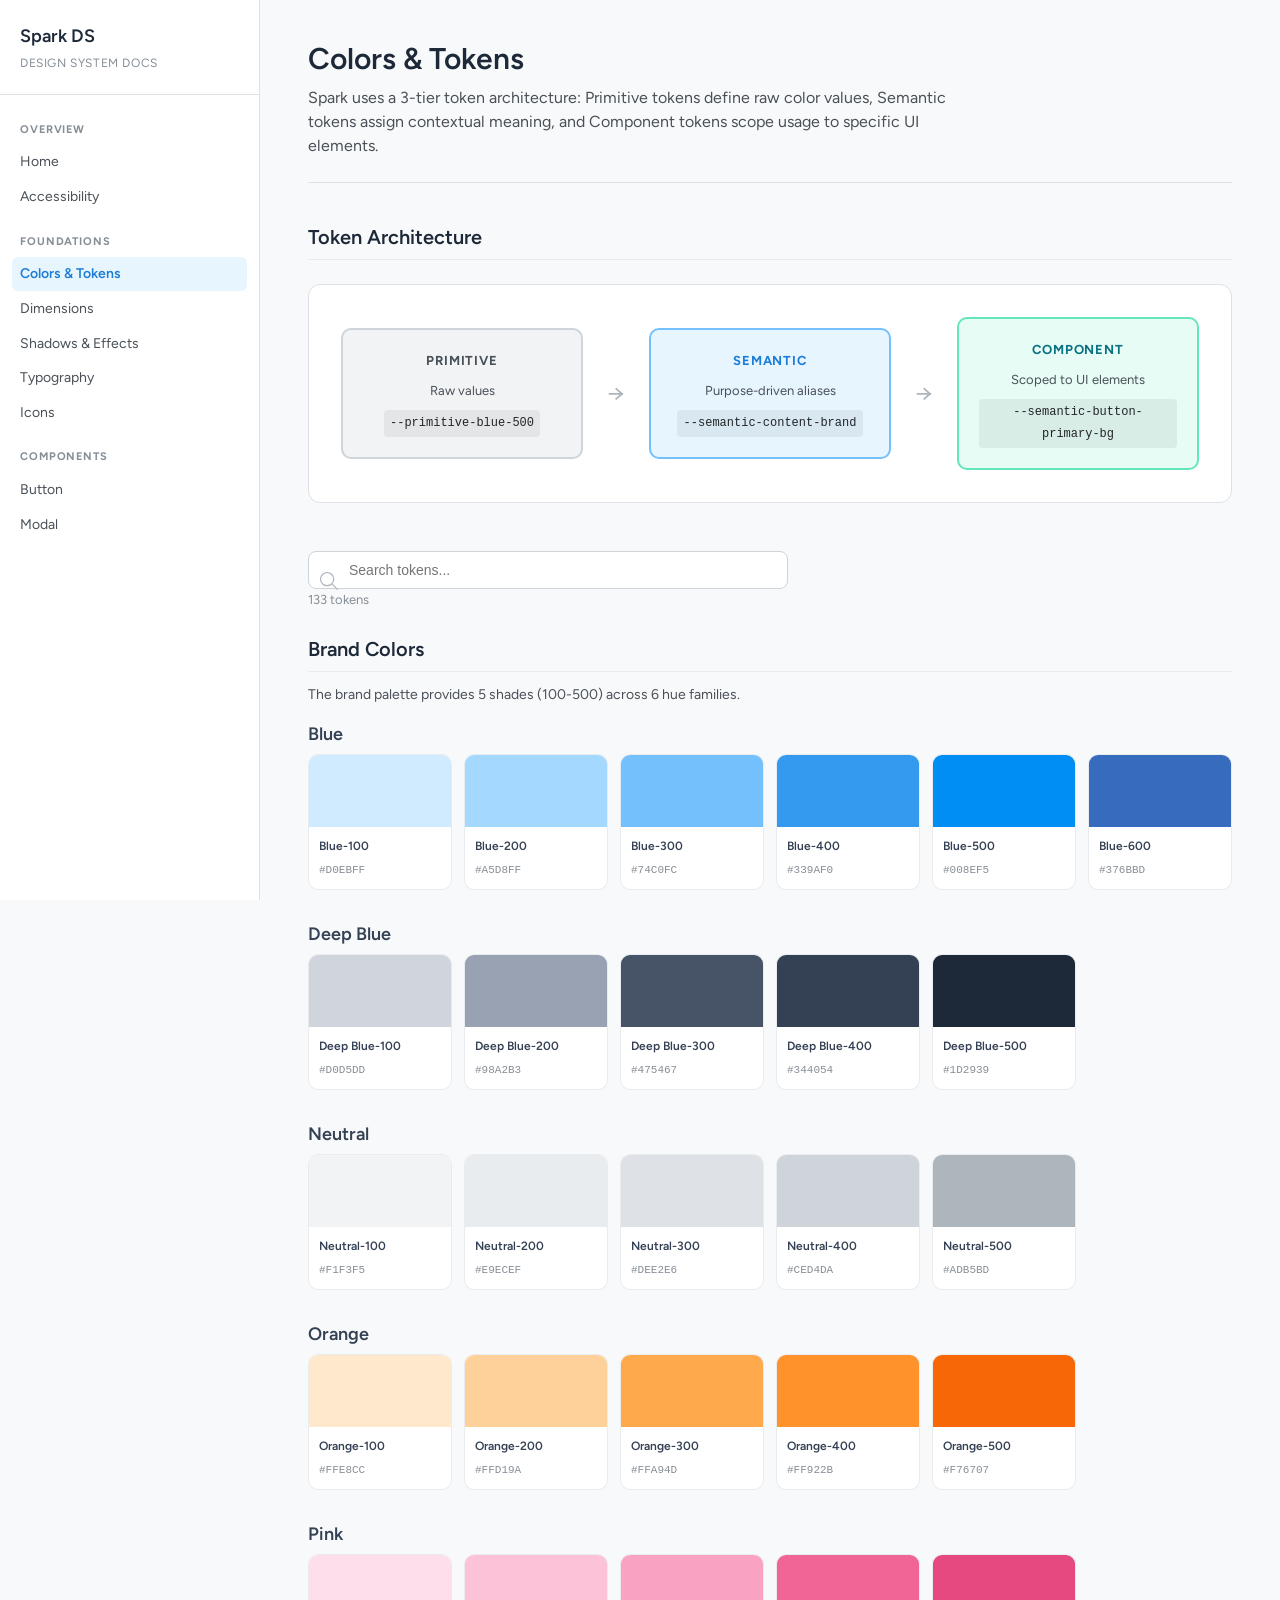
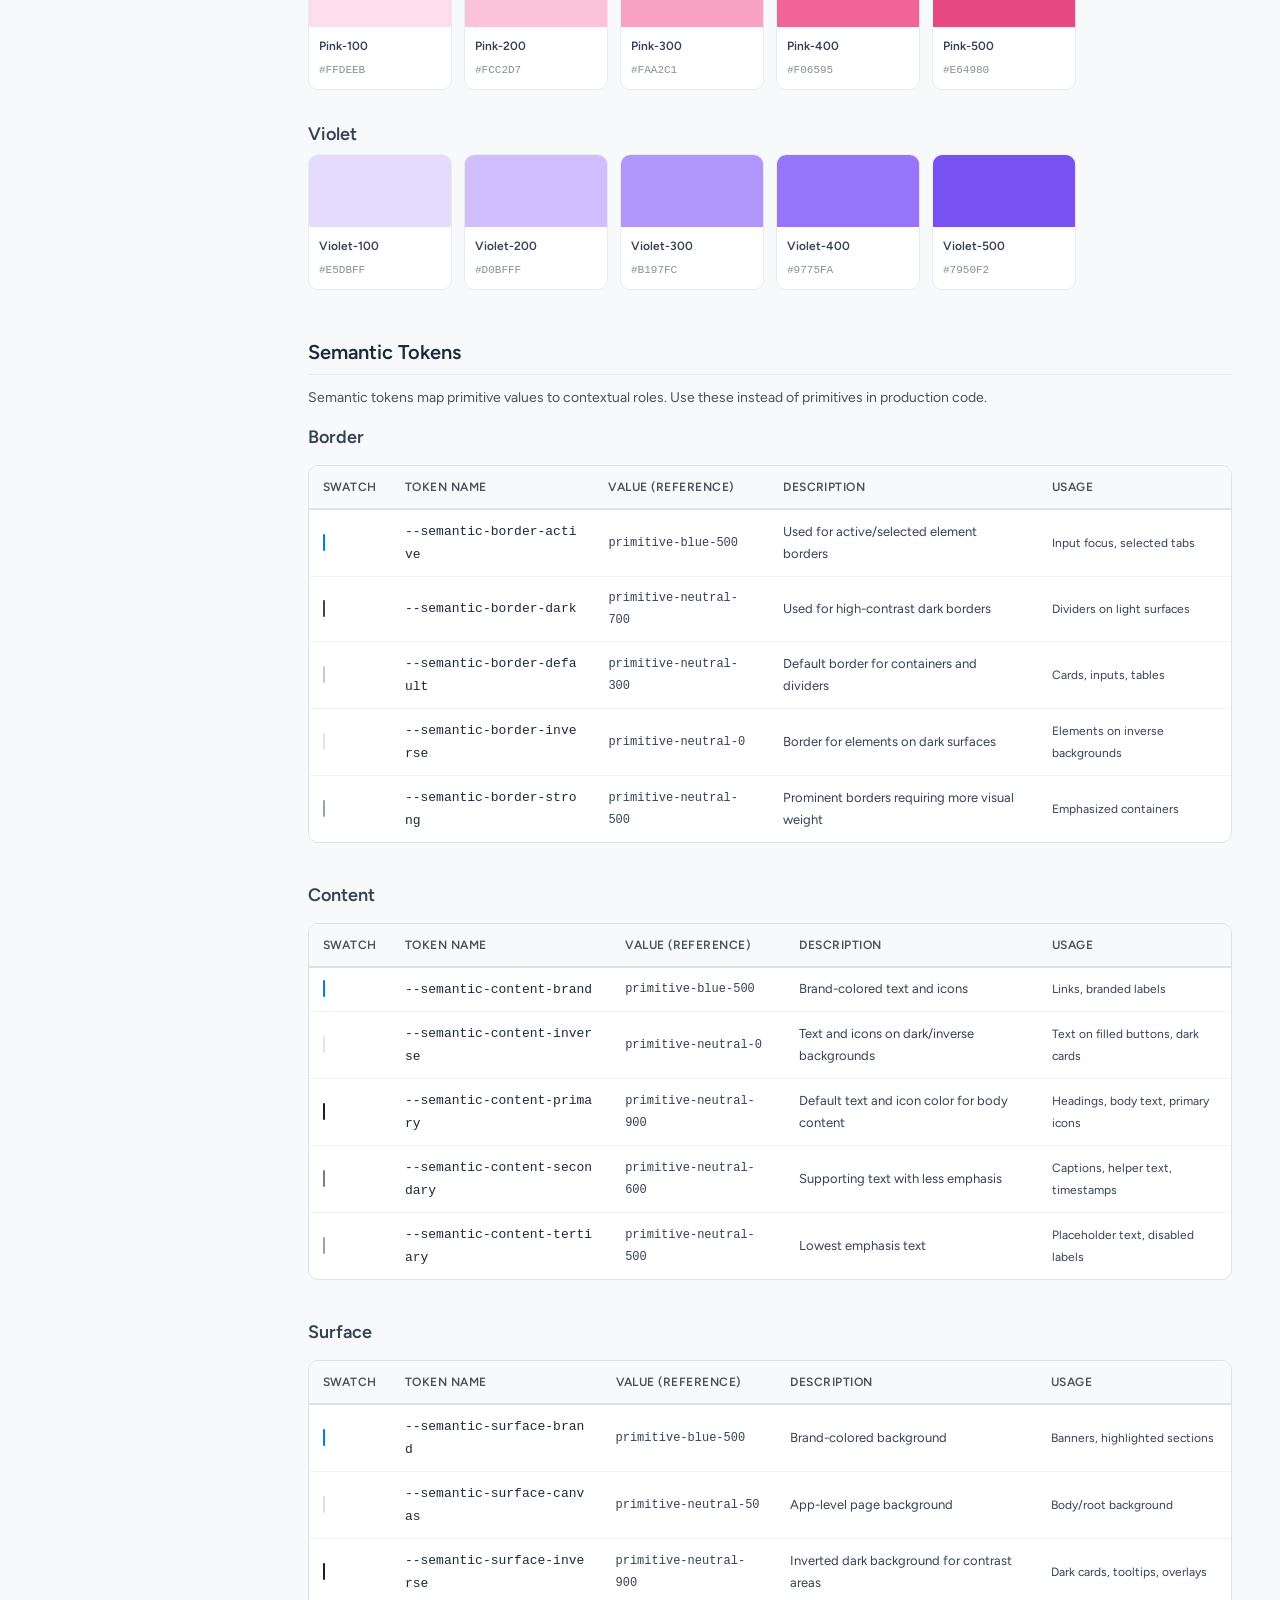
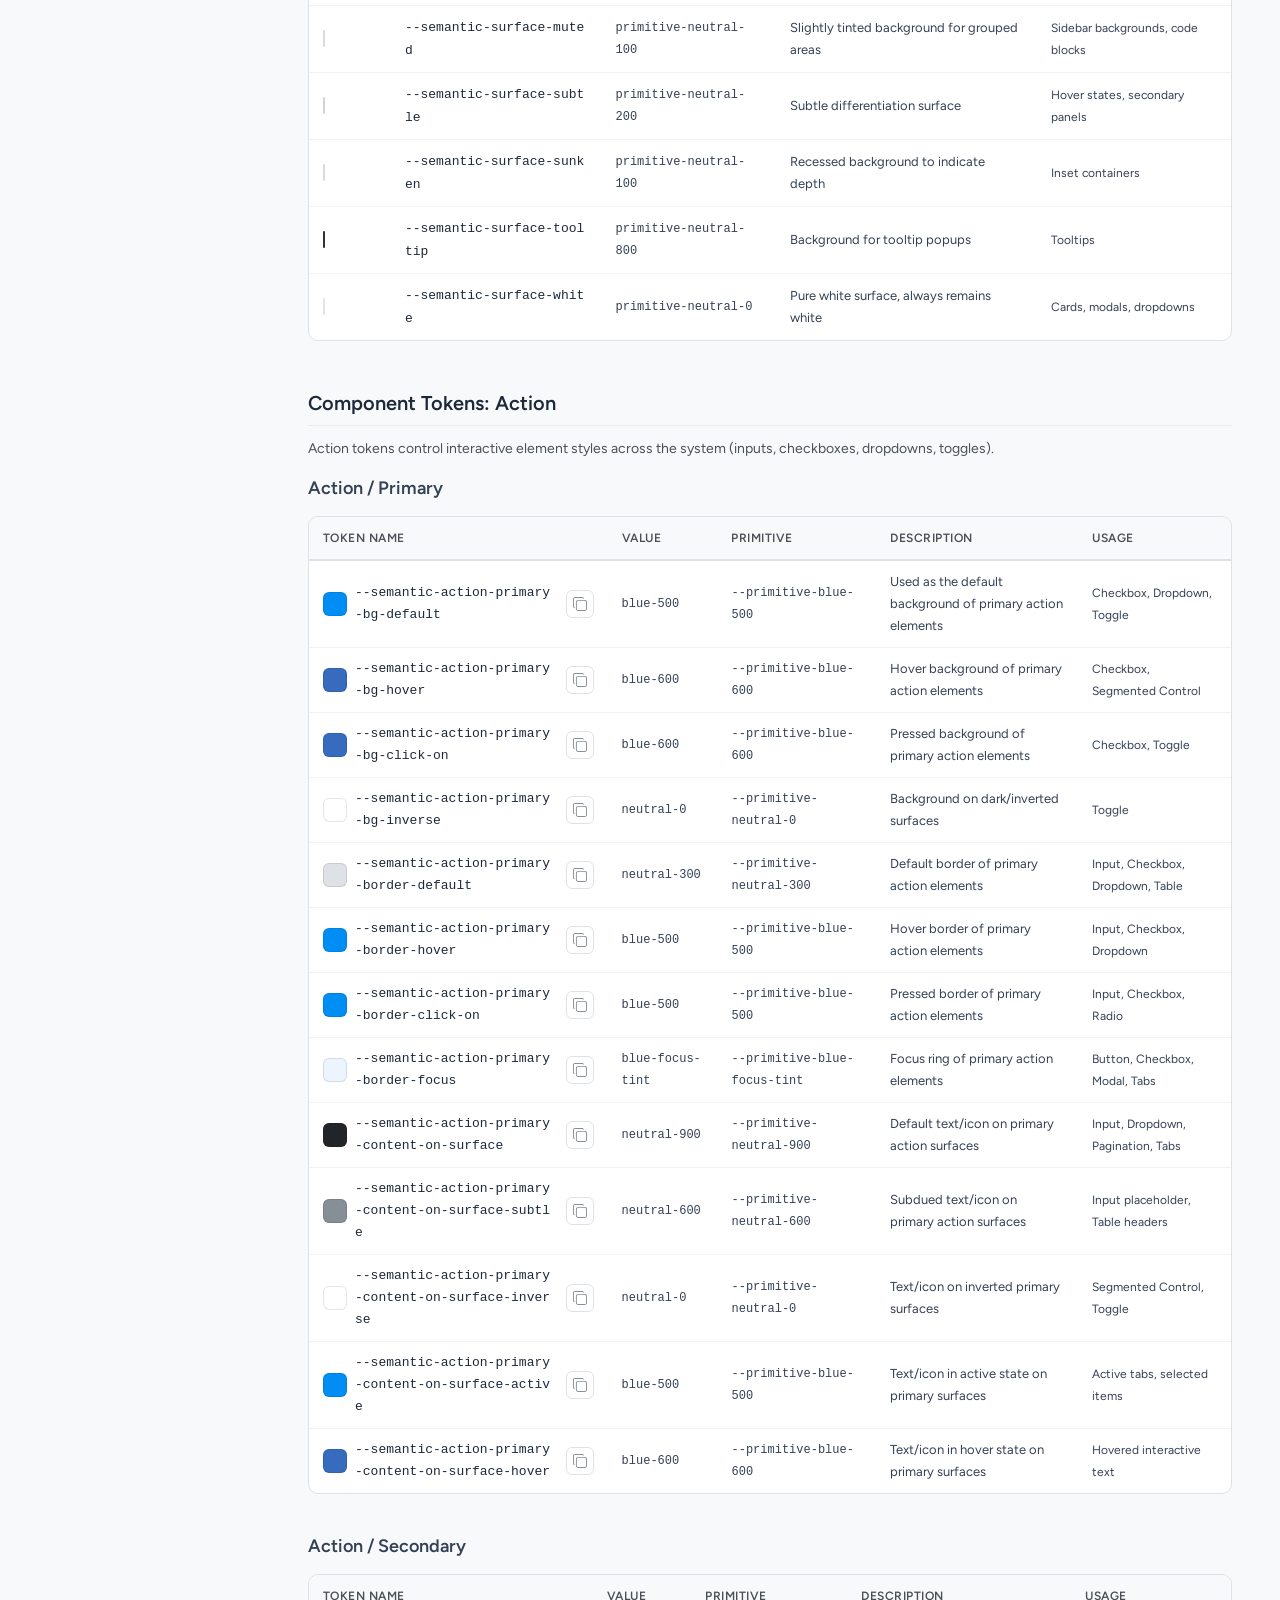
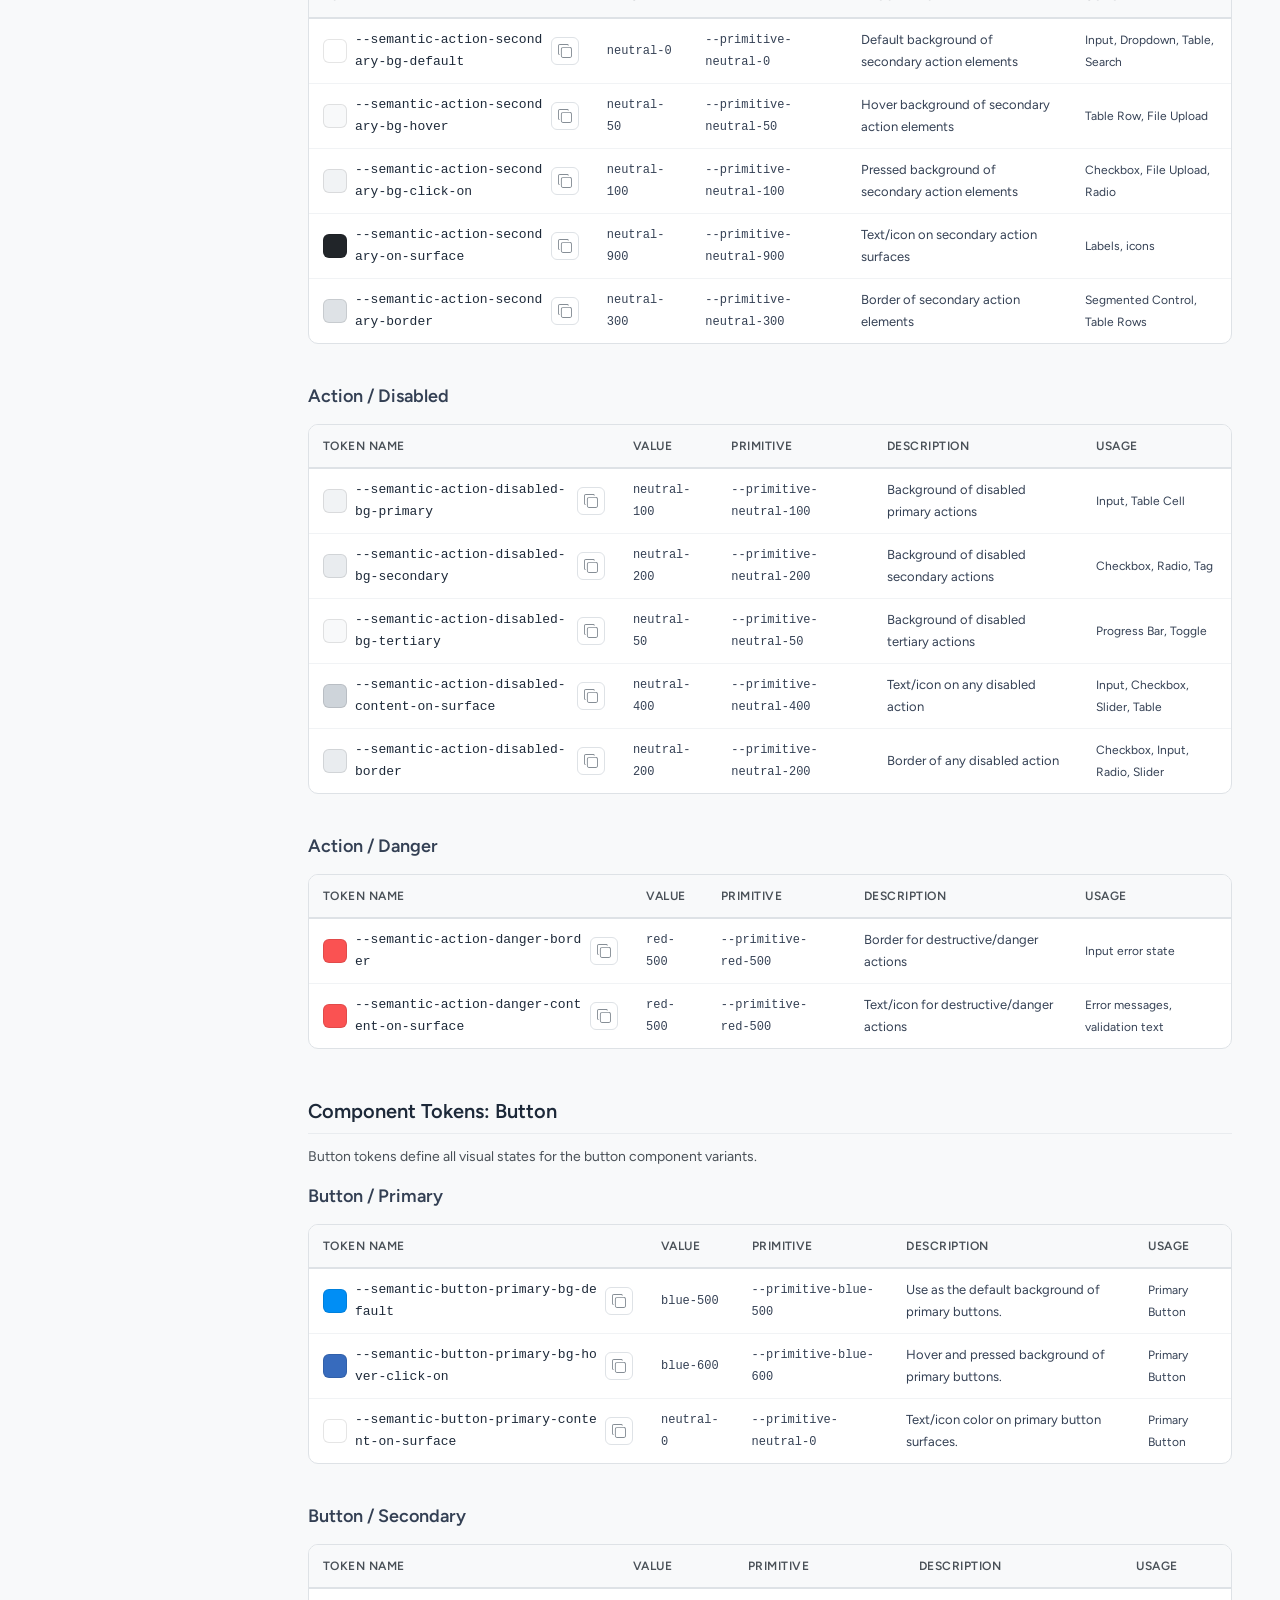
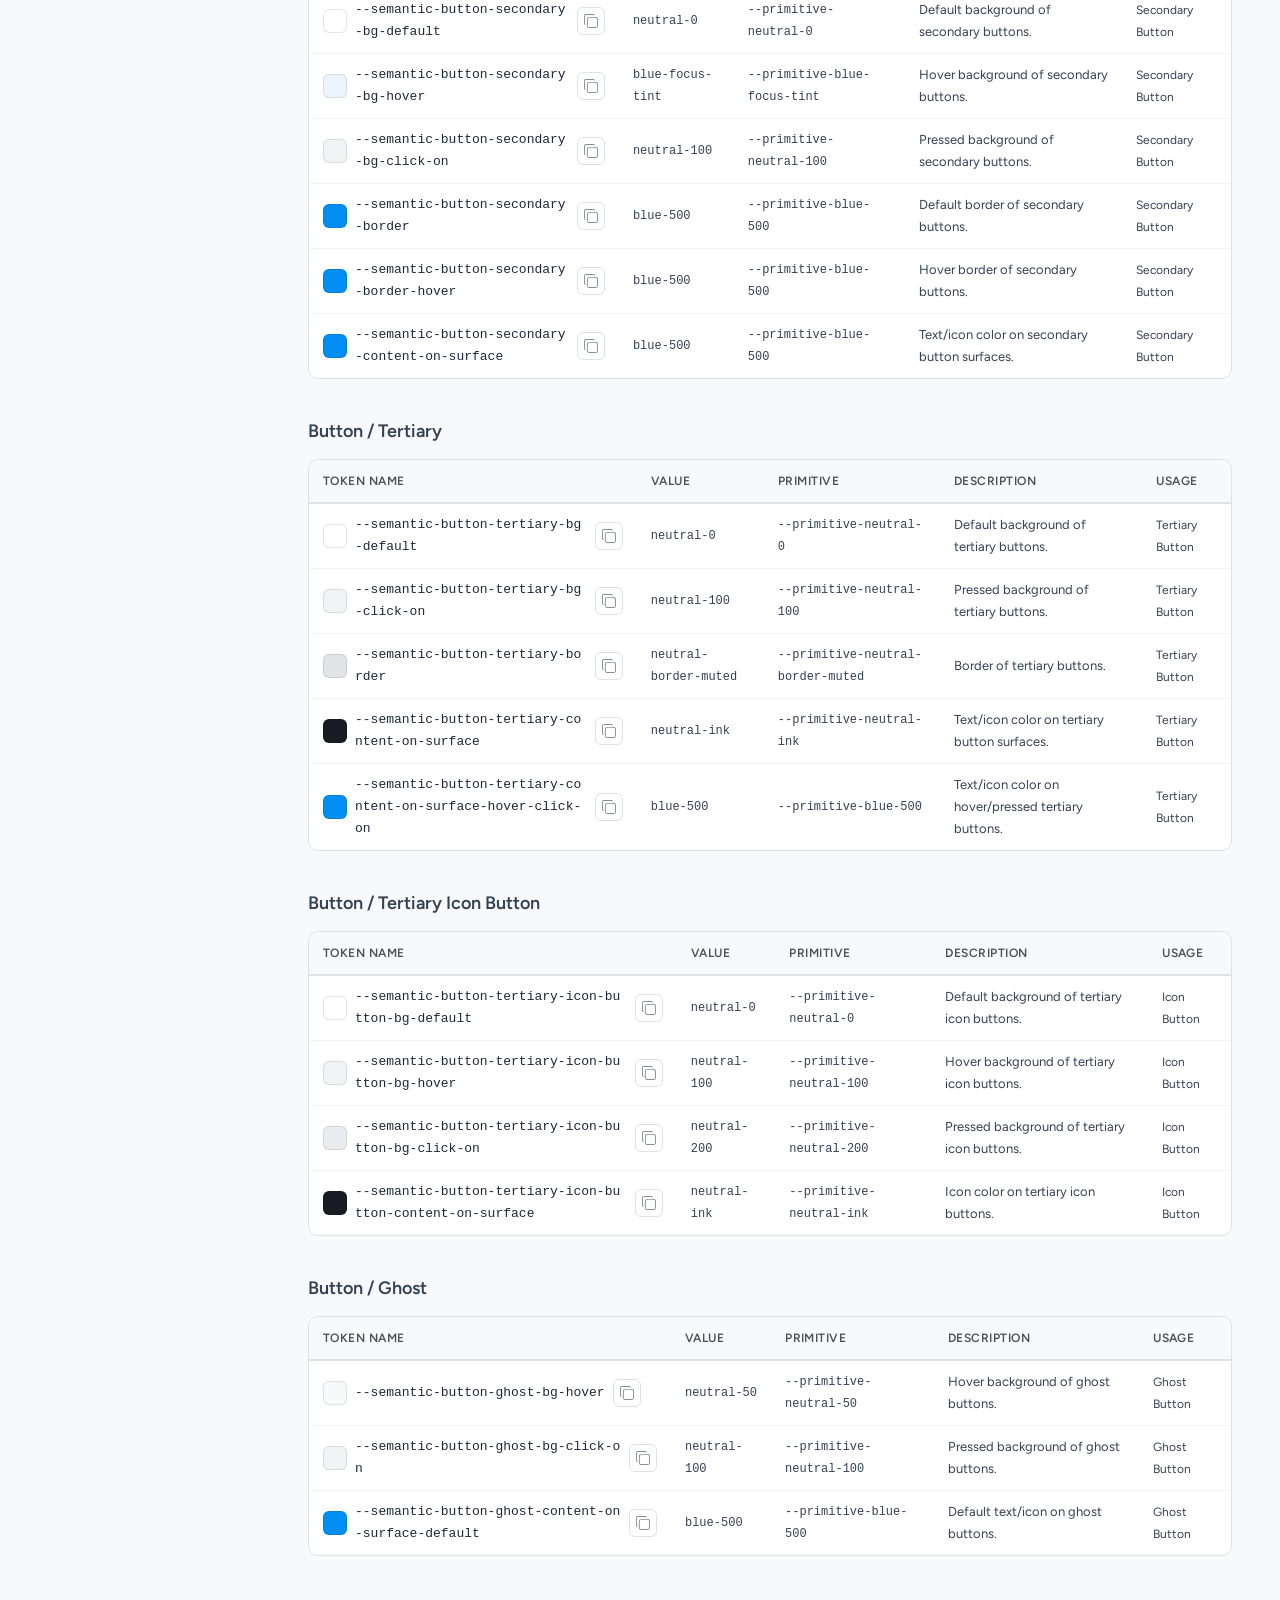
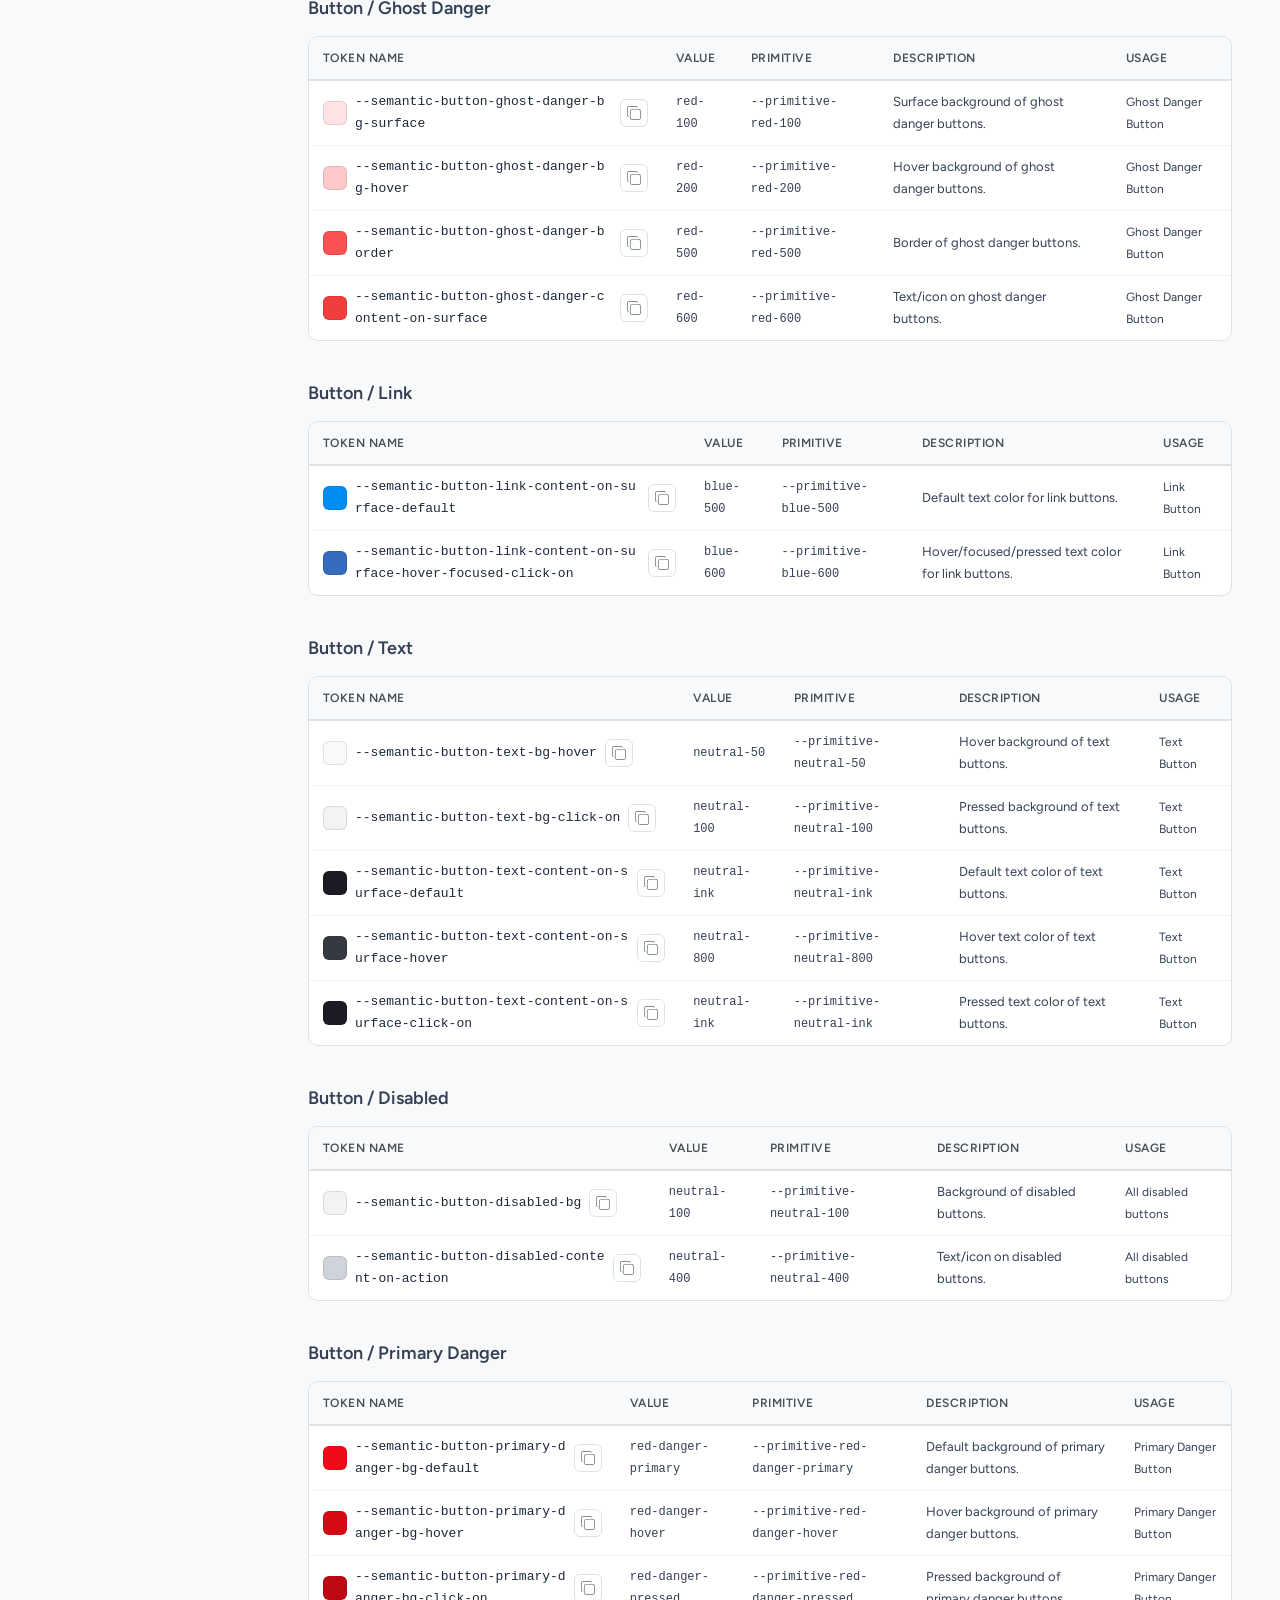
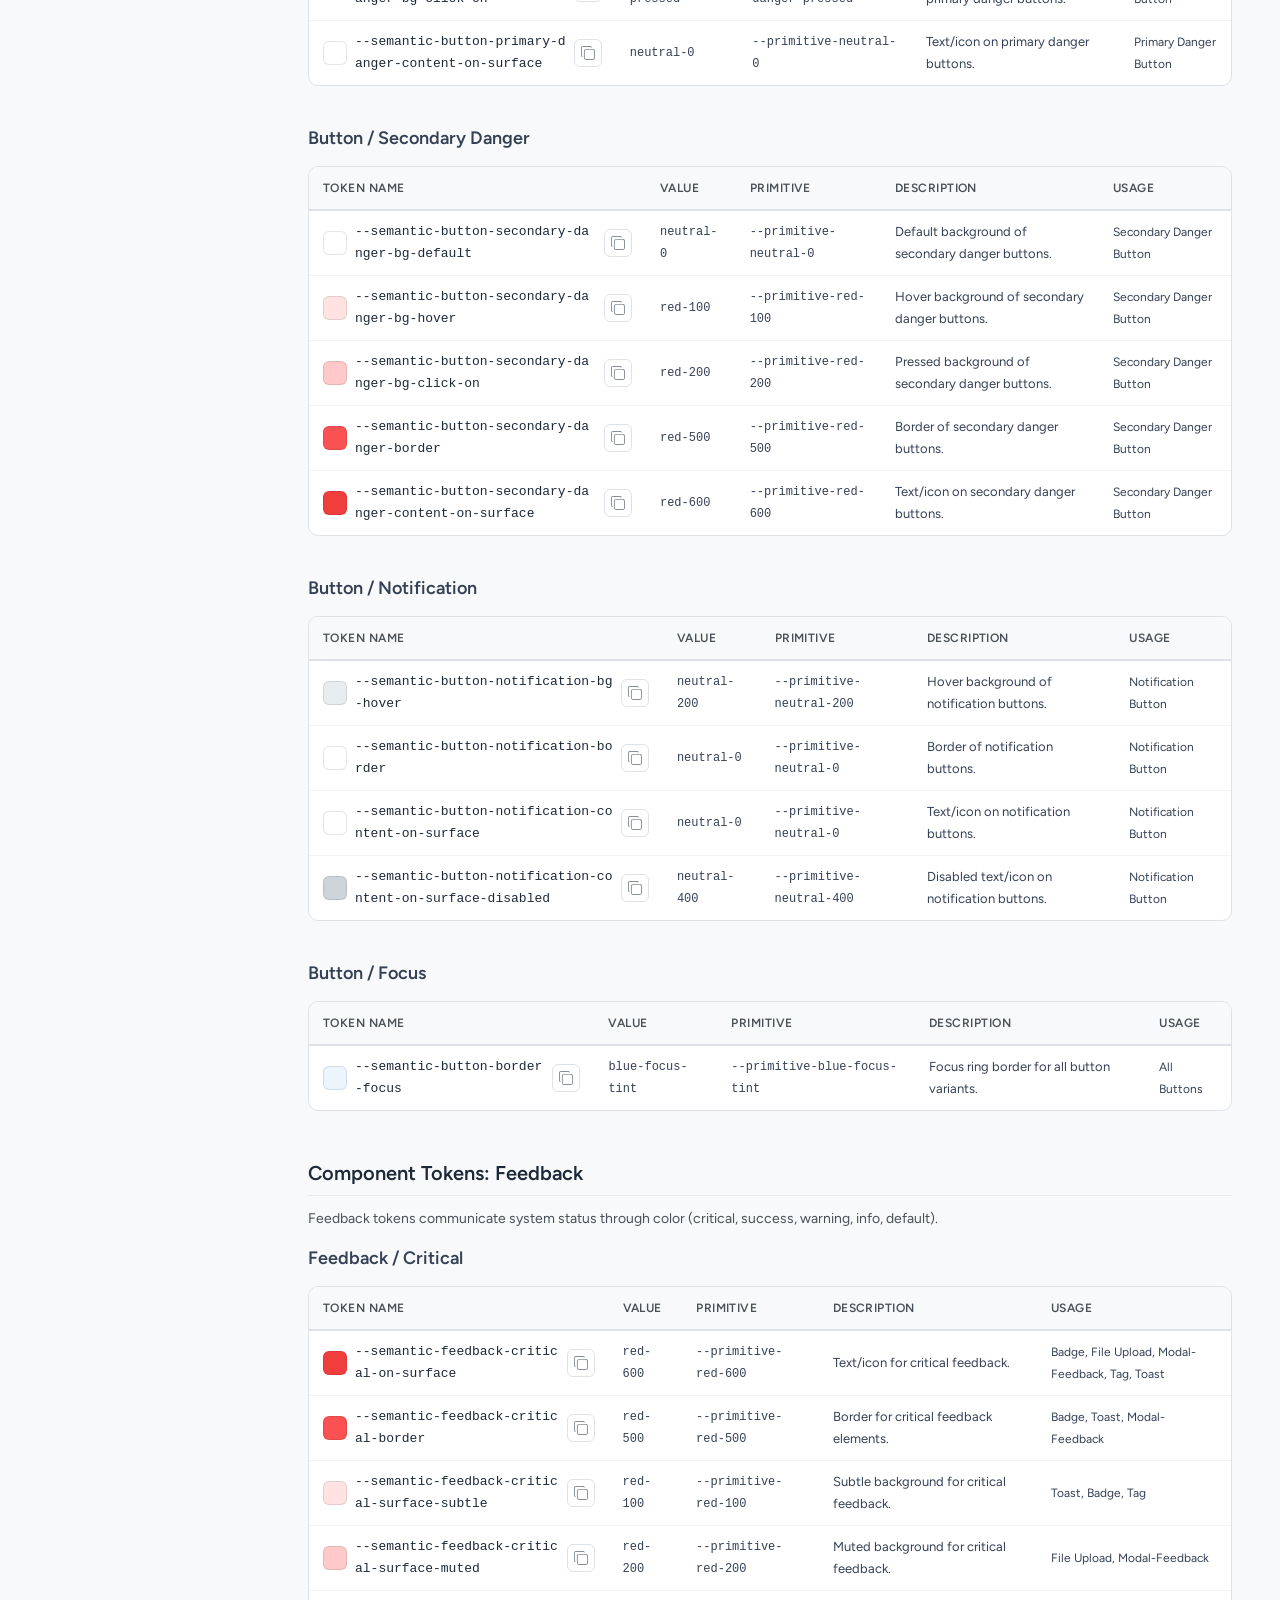
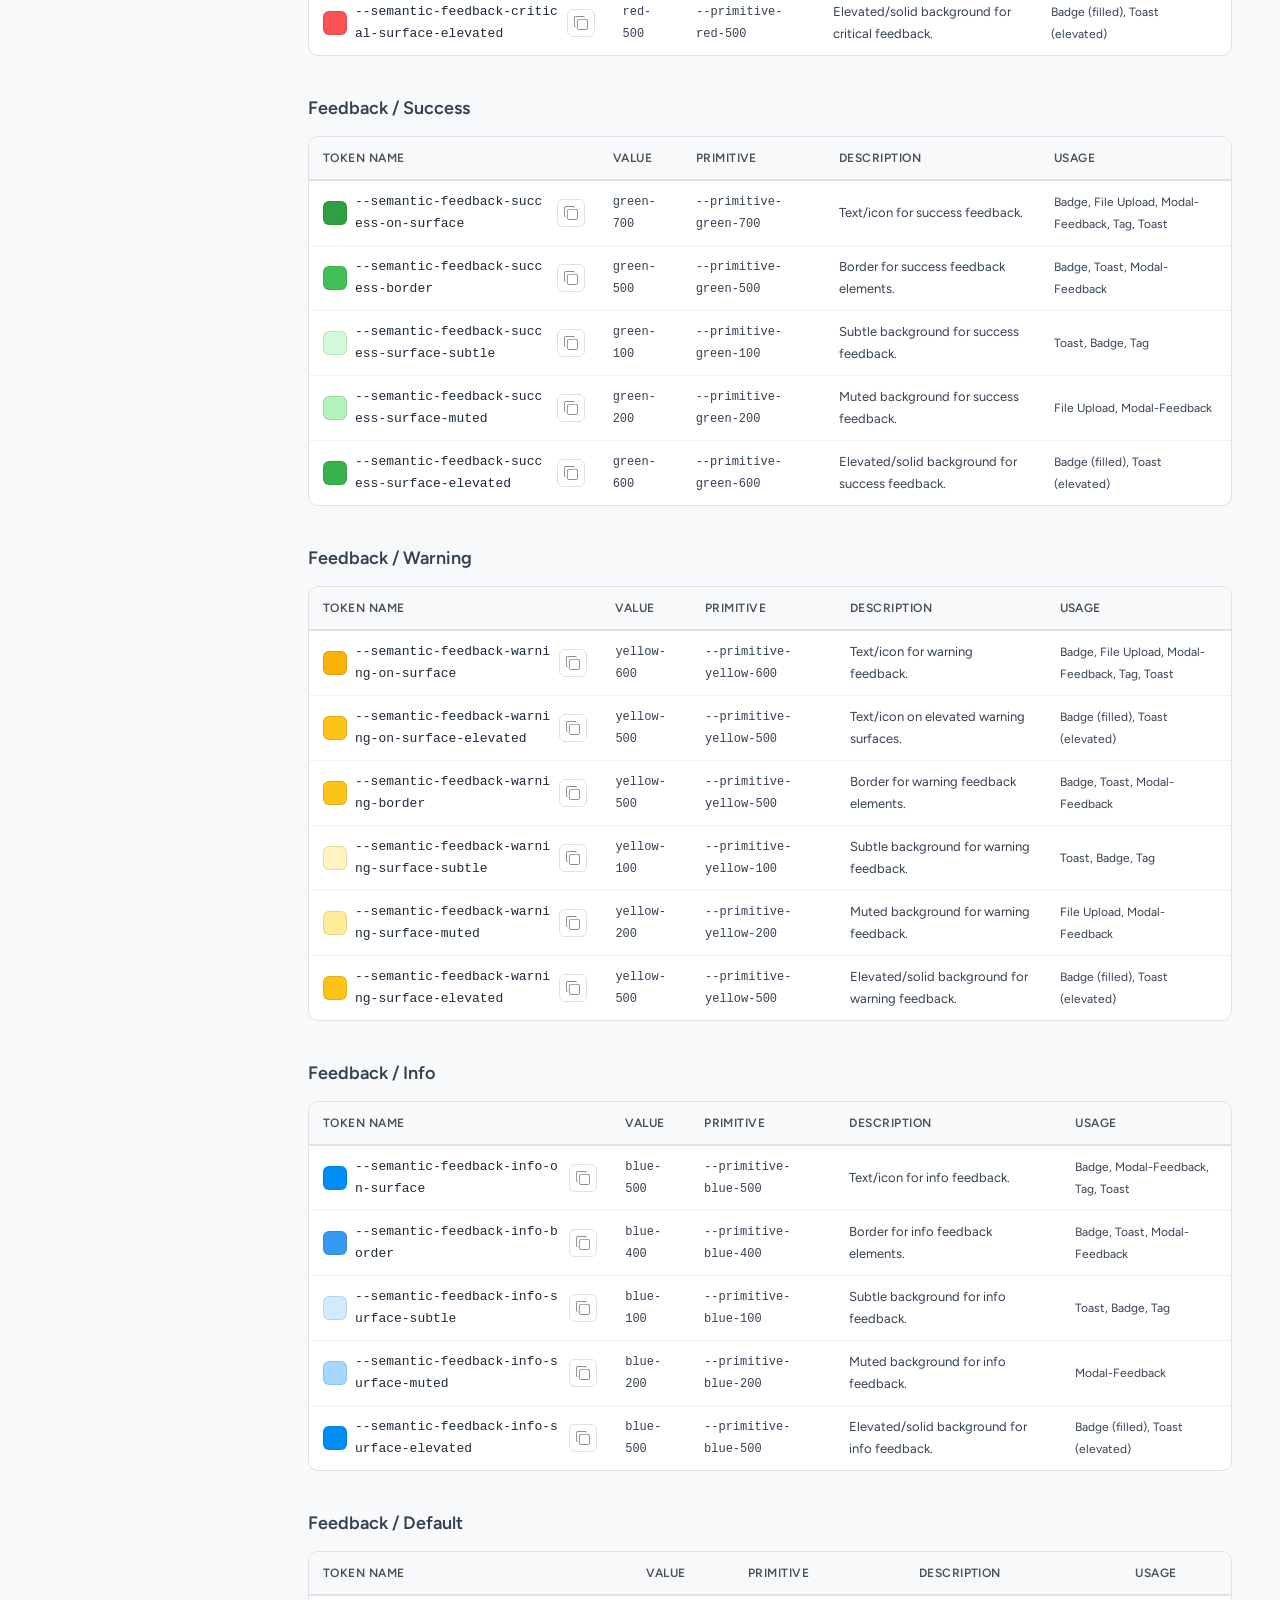
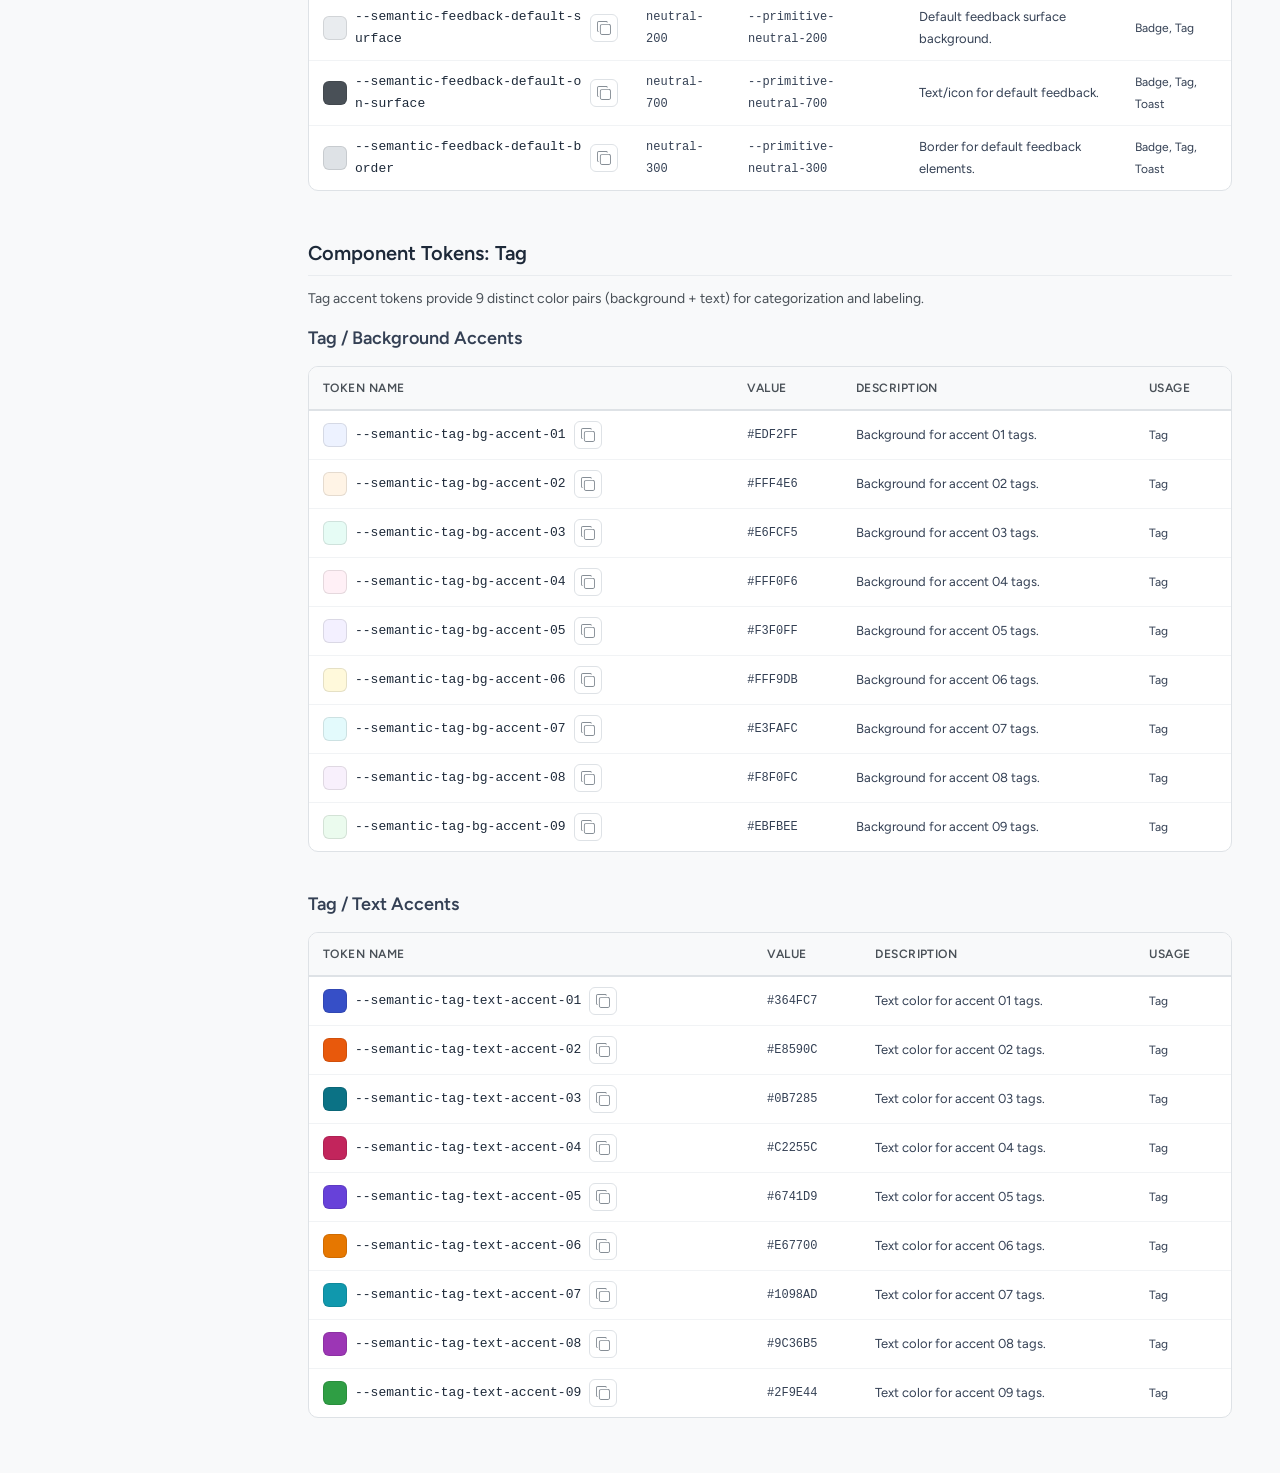
<file: colors.html>
<!DOCTYPE html>
<html lang="en">
<head>
  <meta charset="UTF-8">
  <meta name="viewport" content="width=device-width, initial-scale=1.0">
  <title>Colors &amp; Tokens - Spark Design System</title>
  <link rel="stylesheet" href="css/tokens.css">
  <link rel="stylesheet" href="css/styles.css">
</head>
<body>
  <a href="#main" class="skip-link">Skip to main content</a>

  <button class="sidebar-toggle" aria-label="Toggle navigation" aria-expanded="false">
    <svg xmlns="http://www.w3.org/2000/svg" viewBox="0 0 15.1035 11.0996" fill="none" aria-hidden="true"><path id="Vector" d="M14.6035 10.0996C14.8796 10.0996 15.1034 10.3236 15.1035 10.5996C15.1035 10.8757 14.8796 11.0996 14.6035 11.0996H0.5C0.224022 11.0994 0 10.8756 0 10.5996C8.38968e-05 10.3237 0.224074 10.0998 0.5 10.0996H14.6035ZM14.6035 5.0498C14.8796 5.04982 15.1035 5.27367 15.1035 5.5498C15.1035 5.82593 14.8796 6.04978 14.6035 6.0498H0.5C0.224022 6.04961 0 5.82583 0 5.5498C0 5.27378 0.224022 5.05 0.5 5.0498H14.6035ZM14.6035 0C14.8795 2.00931e-05 15.1034 0.223996 15.1035 0.5C15.1035 0.77613 14.8796 0.99998 14.6035 1H0.5C0.224023 0.999806 0 0.776023 0 0.5C0.000147373 0.224102 0.224113 0.000193524 0.5 0H14.6035Z" fill="currentColor"/></svg>
  </button>

  <div class="site-wrapper">
    <aside class="sidebar" role="navigation" aria-label="Main navigation">
      <div class="sidebar-header">
        <h1>Spark DS</h1>
        <div class="subtitle">Design System Docs</div>
      </div>
      <nav>
        <div class="sidebar-section">
          <div class="sidebar-section-title">Overview</div>
          <a href="index.html" class="sidebar-link">Home</a>
          <a href="accessibility.html" class="sidebar-link">Accessibility</a>
        </div>
        <div class="sidebar-section">
          <div class="sidebar-section-title">Foundations</div>
          <a href="colors.html" class="sidebar-link active">Colors &amp; Tokens</a>
          <a href="dimensions.html" class="sidebar-link">Dimensions</a>
          <a href="shadows-effects.html" class="sidebar-link">Shadows &amp; Effects</a>
          <a href="typography.html" class="sidebar-link">Typography</a>
          <a href="icons.html" class="sidebar-link">Icons</a>
        </div>
        <div class="sidebar-section">
          <div class="sidebar-section-title">Components</div>
          <a href="button.html" class="sidebar-link">Button</a>
          <a href="modal.html" class="sidebar-link">Modal</a>
        </div>
      </nav>
    </aside>

    <main class="main-content" id="main">

      <!-- Page Header -->
      <div class="page-header">
        <h1>Colors &amp; Tokens</h1>
        <p>Spark uses a 3-tier token architecture: Primitive tokens define raw color values, Semantic tokens assign contextual meaning, and Component tokens scope usage to specific UI elements.</p>
      </div>

      <!-- Token Architecture Overview -->
      <div class="doc-section">
        <h2>Token Architecture</h2>
        <div class="architecture-diagram">
          <div class="arch-layer arch-layer-primitive">
            <h4>Primitive</h4>
            <p>Raw values</p>
            <code>--primitive-blue-500</code>
          </div>
          <div class="arch-arrow" aria-hidden="true">&#8594;</div>
          <div class="arch-layer arch-layer-semantic">
            <h4>Semantic</h4>
            <p>Purpose-driven aliases</p>
            <code>--semantic-content-brand</code>
          </div>
          <div class="arch-arrow" aria-hidden="true">&#8594;</div>
          <div class="arch-layer arch-layer-component">
            <h4>Component</h4>
            <p>Scoped to UI elements</p>
            <code>--semantic-button-primary-bg</code>
          </div>
        </div>
      </div>

      <!-- Search / Filter -->
      <div class="token-search-wrapper">
        <svg class="token-search-icon" xmlns="http://www.w3.org/2000/svg" viewBox="0 0 15.1034 15.1034" fill="none" aria-hidden="true"><path id="Vector" d="M5.98438 0C6.77029 7.96207e-06 7.5493 0.154326 8.27539 0.455078C9.00143 0.755836 9.6611 1.19724 10.2168 1.75293C10.7724 2.30857 11.2129 2.96839 11.5137 3.69434C11.8144 4.42031 11.9697 5.19859 11.9697 5.98438C11.9697 6.77028 11.8144 7.54931 11.5137 8.27539C11.2769 8.84682 10.9516 9.37574 10.5537 9.84668L14.957 14.25C15.1522 14.4453 15.1523 14.7618 14.957 14.957C14.7618 15.1522 14.4452 15.1522 14.25 14.957L9.84668 10.5537C9.37574 10.9516 8.84685 11.2769 8.27539 11.5137C7.5493 11.8144 6.77029 11.9697 5.98438 11.9697C5.19861 11.9697 4.4203 11.8144 3.69434 11.5137C2.9684 11.2129 2.30857 10.7724 1.75293 10.2168C1.19725 9.66113 0.75584 9.00139 0.455078 8.27539C0.15432 7.54931 6.99062e-06 6.77028 0 5.98438C4.52615e-05 5.1986 0.154381 4.42031 0.455078 3.69434C0.75584 2.96824 1.1972 2.30866 1.75293 1.75293C2.30867 1.1972 2.96823 0.755837 3.69434 0.455078C4.4203 0.154386 5.1986 5.47122e-05 5.98438 0ZM5.98438 1C5.32992 1.00005 4.68179 1.12944 4.07715 1.37988C3.47244 1.63039 2.92279 1.99714 2.45996 2.45996C1.99712 2.92279 1.63039 3.47244 1.37988 4.07715C1.12942 4.68181 1.00005 5.3299 1 5.98438C1.00001 6.63896 1.12938 7.28782 1.37988 7.89258C1.63039 8.49717 1.9972 9.04701 2.45996 9.50977C2.92278 9.97253 3.47249 10.3394 4.07715 10.5898C4.68178 10.8403 5.32993 10.9697 5.98438 10.9697C6.63897 10.9697 7.28781 10.8403 7.89258 10.5898C8.49724 10.3394 9.04696 9.97255 9.50977 9.50977C9.97255 9.04699 10.3393 8.4972 10.5898 7.89258C10.8403 7.28782 10.9697 6.63896 10.9697 5.98438C10.9697 5.32991 10.8403 4.6818 10.5898 4.07715C10.3394 3.47248 9.97255 2.92278 9.50977 2.45996C9.04698 1.99719 8.49721 1.63039 7.89258 1.37988C7.28781 1.12938 6.63897 1.00001 5.98438 1Z" fill="currentColor"/></svg>
        <input type="search" id="tokenSearch" class="token-search" placeholder="Search tokens..." aria-label="Search tokens">
        <span class="token-search-count" id="searchCount"></span>
      </div>

      <!-- Brand Colors -->
      <div class="doc-section">
        <h2>Brand Colors</h2>
        <p>The brand palette provides 5 shades (100-500) across 6 hue families.</p>

        <div class="swatch-group">
          <h3>Blue</h3>
          <div class="swatch-grid">
            <div class="swatch-card">
              <div class="swatch-color" style="background-color: #D0EBFF;"></div>
              <div class="swatch-info">
                <span class="swatch-name">Blue-100</span>
                <span class="swatch-value">#D0EBFF</span>
              </div>
            </div>
            <div class="swatch-card">
              <div class="swatch-color" style="background-color: #A5D8FF;"></div>
              <div class="swatch-info">
                <span class="swatch-name">Blue-200</span>
                <span class="swatch-value">#A5D8FF</span>
              </div>
            </div>
            <div class="swatch-card">
              <div class="swatch-color" style="background-color: #74C0FC;"></div>
              <div class="swatch-info">
                <span class="swatch-name">Blue-300</span>
                <span class="swatch-value">#74C0FC</span>
              </div>
            </div>
            <div class="swatch-card">
              <div class="swatch-color" style="background-color: #339AF0;"></div>
              <div class="swatch-info">
                <span class="swatch-name">Blue-400</span>
                <span class="swatch-value">#339AF0</span>
              </div>
            </div>
            <div class="swatch-card">
              <div class="swatch-color" style="background-color: #008EF5;"></div>
              <div class="swatch-info">
                <span class="swatch-name">Blue-500</span>
                <span class="swatch-value">#008EF5</span>
              </div>
            </div>
            <div class="swatch-card">
              <div class="swatch-color" style="background-color: #376BBD;"></div>
              <div class="swatch-info">
                <span class="swatch-name">Blue-600</span>
                <span class="swatch-value">#376BBD</span>
              </div>
            </div>
          </div>
        </div>

        <div class="swatch-group">
          <h3>Deep Blue</h3>
          <div class="swatch-grid">
            <div class="swatch-card">
              <div class="swatch-color" style="background-color: #D0D5DD;"></div>
              <div class="swatch-info">
                <span class="swatch-name">Deep Blue-100</span>
                <span class="swatch-value">#D0D5DD</span>
              </div>
            </div>
            <div class="swatch-card">
              <div class="swatch-color" style="background-color: #98A2B3;"></div>
              <div class="swatch-info">
                <span class="swatch-name">Deep Blue-200</span>
                <span class="swatch-value">#98A2B3</span>
              </div>
            </div>
            <div class="swatch-card">
              <div class="swatch-color" style="background-color: #475467;"></div>
              <div class="swatch-info">
                <span class="swatch-name">Deep Blue-300</span>
                <span class="swatch-value">#475467</span>
              </div>
            </div>
            <div class="swatch-card">
              <div class="swatch-color" style="background-color: #344054;"></div>
              <div class="swatch-info">
                <span class="swatch-name">Deep Blue-400</span>
                <span class="swatch-value">#344054</span>
              </div>
            </div>
            <div class="swatch-card">
              <div class="swatch-color" style="background-color: #1D2939;"></div>
              <div class="swatch-info">
                <span class="swatch-name">Deep Blue-500</span>
                <span class="swatch-value">#1D2939</span>
              </div>
            </div>
          </div>
        </div>

        <div class="swatch-group">
          <h3>Neutral</h3>
          <div class="swatch-grid">
            <div class="swatch-card">
              <div class="swatch-color" style="background-color: #F1F3F5;"></div>
              <div class="swatch-info">
                <span class="swatch-name">Neutral-100</span>
                <span class="swatch-value">#F1F3F5</span>
              </div>
            </div>
            <div class="swatch-card">
              <div class="swatch-color" style="background-color: #E9ECEF;"></div>
              <div class="swatch-info">
                <span class="swatch-name">Neutral-200</span>
                <span class="swatch-value">#E9ECEF</span>
              </div>
            </div>
            <div class="swatch-card">
              <div class="swatch-color" style="background-color: #DEE2E6;"></div>
              <div class="swatch-info">
                <span class="swatch-name">Neutral-300</span>
                <span class="swatch-value">#DEE2E6</span>
              </div>
            </div>
            <div class="swatch-card">
              <div class="swatch-color" style="background-color: #CED4DA;"></div>
              <div class="swatch-info">
                <span class="swatch-name">Neutral-400</span>
                <span class="swatch-value">#CED4DA</span>
              </div>
            </div>
            <div class="swatch-card">
              <div class="swatch-color" style="background-color: #ADB5BD;"></div>
              <div class="swatch-info">
                <span class="swatch-name">Neutral-500</span>
                <span class="swatch-value">#ADB5BD</span>
              </div>
            </div>
          </div>
        </div>

        <div class="swatch-group">
          <h3>Orange</h3>
          <div class="swatch-grid">
            <div class="swatch-card">
              <div class="swatch-color" style="background-color: #FFE8CC;"></div>
              <div class="swatch-info">
                <span class="swatch-name">Orange-100</span>
                <span class="swatch-value">#FFE8CC</span>
              </div>
            </div>
            <div class="swatch-card">
              <div class="swatch-color" style="background-color: #FFD19A;"></div>
              <div class="swatch-info">
                <span class="swatch-name">Orange-200</span>
                <span class="swatch-value">#FFD19A</span>
              </div>
            </div>
            <div class="swatch-card">
              <div class="swatch-color" style="background-color: #FFA94D;"></div>
              <div class="swatch-info">
                <span class="swatch-name">Orange-300</span>
                <span class="swatch-value">#FFA94D</span>
              </div>
            </div>
            <div class="swatch-card">
              <div class="swatch-color" style="background-color: #FF922B;"></div>
              <div class="swatch-info">
                <span class="swatch-name">Orange-400</span>
                <span class="swatch-value">#FF922B</span>
              </div>
            </div>
            <div class="swatch-card">
              <div class="swatch-color" style="background-color: #F76707;"></div>
              <div class="swatch-info">
                <span class="swatch-name">Orange-500</span>
                <span class="swatch-value">#F76707</span>
              </div>
            </div>
          </div>
        </div>

        <div class="swatch-group">
          <h3>Pink</h3>
          <div class="swatch-grid">
            <div class="swatch-card">
              <div class="swatch-color" style="background-color: #FFDEEB;"></div>
              <div class="swatch-info">
                <span class="swatch-name">Pink-100</span>
                <span class="swatch-value">#FFDEEB</span>
              </div>
            </div>
            <div class="swatch-card">
              <div class="swatch-color" style="background-color: #FCC2D7;"></div>
              <div class="swatch-info">
                <span class="swatch-name">Pink-200</span>
                <span class="swatch-value">#FCC2D7</span>
              </div>
            </div>
            <div class="swatch-card">
              <div class="swatch-color" style="background-color: #FAA2C1;"></div>
              <div class="swatch-info">
                <span class="swatch-name">Pink-300</span>
                <span class="swatch-value">#FAA2C1</span>
              </div>
            </div>
            <div class="swatch-card">
              <div class="swatch-color" style="background-color: #F06595;"></div>
              <div class="swatch-info">
                <span class="swatch-name">Pink-400</span>
                <span class="swatch-value">#F06595</span>
              </div>
            </div>
            <div class="swatch-card">
              <div class="swatch-color" style="background-color: #E64980;"></div>
              <div class="swatch-info">
                <span class="swatch-name">Pink-500</span>
                <span class="swatch-value">#E64980</span>
              </div>
            </div>
          </div>
        </div>

        <div class="swatch-group">
          <h3>Violet</h3>
          <div class="swatch-grid">
            <div class="swatch-card">
              <div class="swatch-color" style="background-color: #E5DBFF;"></div>
              <div class="swatch-info">
                <span class="swatch-name">Violet-100</span>
                <span class="swatch-value">#E5DBFF</span>
              </div>
            </div>
            <div class="swatch-card">
              <div class="swatch-color" style="background-color: #D0BFFF;"></div>
              <div class="swatch-info">
                <span class="swatch-name">Violet-200</span>
                <span class="swatch-value">#D0BFFF</span>
              </div>
            </div>
            <div class="swatch-card">
              <div class="swatch-color" style="background-color: #B197FC;"></div>
              <div class="swatch-info">
                <span class="swatch-name">Violet-300</span>
                <span class="swatch-value">#B197FC</span>
              </div>
            </div>
            <div class="swatch-card">
              <div class="swatch-color" style="background-color: #9775FA;"></div>
              <div class="swatch-info">
                <span class="swatch-name">Violet-400</span>
                <span class="swatch-value">#9775FA</span>
              </div>
            </div>
            <div class="swatch-card">
              <div class="swatch-color" style="background-color: #7950F2;"></div>
              <div class="swatch-info">
                <span class="swatch-name">Violet-500</span>
                <span class="swatch-value">#7950F2</span>
              </div>
            </div>
          </div>
        </div>
      </div>

      <!-- Semantic Tokens - General -->
      <div class="doc-section">
        <h2>Semantic Tokens</h2>
        <p>Semantic tokens map primitive values to contextual roles. Use these instead of primitives in production code.</p>

        <!-- Border Tokens -->
        <div class="token-category">
          <h3>Border</h3>
          <div class="token-table-wrapper">
            <table class="token-table">
              <thead>
                <tr>
                  <th>Swatch</th>
                  <th>Token Name</th>
                  <th>Value (reference)</th>
                  <th>Description</th>
                  <th>Usage</th>
                </tr>
              </thead>
              <tbody>
                <tr data-token-name="semantic-border-active">
                  <td><span class="token-swatch" style="background-color: var(--semantic-border-active);"></span></td>
                  <td><span class="token-name">--semantic-border-active</span></td>
                  <td class="token-value">primitive-blue-500</td>
                  <td class="token-description">Used for active/selected element borders</td>
                  <td class="token-usage">Input focus, selected tabs</td>
                </tr>
                <tr data-token-name="semantic-border-dark">
                  <td><span class="token-swatch" style="background-color: var(--semantic-border-dark);"></span></td>
                  <td><span class="token-name">--semantic-border-dark</span></td>
                  <td class="token-value">primitive-neutral-700</td>
                  <td class="token-description">Used for high-contrast dark borders</td>
                  <td class="token-usage">Dividers on light surfaces</td>
                </tr>
                <tr data-token-name="semantic-border-default">
                  <td><span class="token-swatch" style="background-color: var(--semantic-border-default);"></span></td>
                  <td><span class="token-name">--semantic-border-default</span></td>
                  <td class="token-value">primitive-neutral-300</td>
                  <td class="token-description">Default border for containers and dividers</td>
                  <td class="token-usage">Cards, inputs, tables</td>
                </tr>
                <tr data-token-name="semantic-border-inverse">
                  <td><span class="token-swatch" style="background-color: var(--semantic-border-inverse);"></span></td>
                  <td><span class="token-name">--semantic-border-inverse</span></td>
                  <td class="token-value">primitive-neutral-0</td>
                  <td class="token-description">Border for elements on dark surfaces</td>
                  <td class="token-usage">Elements on inverse backgrounds</td>
                </tr>
                <tr data-token-name="semantic-border-strong">
                  <td><span class="token-swatch" style="background-color: var(--semantic-border-strong);"></span></td>
                  <td><span class="token-name">--semantic-border-strong</span></td>
                  <td class="token-value">primitive-neutral-500</td>
                  <td class="token-description">Prominent borders requiring more visual weight</td>
                  <td class="token-usage">Emphasized containers</td>
                </tr>
              </tbody>
            </table>
          </div>
        </div>

        <!-- Content Tokens -->
        <div class="token-category">
          <h3>Content</h3>
          <div class="token-table-wrapper">
            <table class="token-table">
              <thead>
                <tr>
                  <th>Swatch</th>
                  <th>Token Name</th>
                  <th>Value (reference)</th>
                  <th>Description</th>
                  <th>Usage</th>
                </tr>
              </thead>
              <tbody>
                <tr data-token-name="semantic-content-brand">
                  <td><span class="token-swatch" style="background-color: var(--semantic-content-brand);"></span></td>
                  <td><span class="token-name">--semantic-content-brand</span></td>
                  <td class="token-value">primitive-blue-500</td>
                  <td class="token-description">Brand-colored text and icons</td>
                  <td class="token-usage">Links, branded labels</td>
                </tr>
                <tr data-token-name="semantic-content-inverse">
                  <td><span class="token-swatch" style="background-color: var(--semantic-content-inverse);"></span></td>
                  <td><span class="token-name">--semantic-content-inverse</span></td>
                  <td class="token-value">primitive-neutral-0</td>
                  <td class="token-description">Text and icons on dark/inverse backgrounds</td>
                  <td class="token-usage">Text on filled buttons, dark cards</td>
                </tr>
                <tr data-token-name="semantic-content-primary">
                  <td><span class="token-swatch" style="background-color: var(--semantic-content-primary);"></span></td>
                  <td><span class="token-name">--semantic-content-primary</span></td>
                  <td class="token-value">primitive-neutral-900</td>
                  <td class="token-description">Default text and icon color for body content</td>
                  <td class="token-usage">Headings, body text, primary icons</td>
                </tr>
                <tr data-token-name="semantic-content-secondary">
                  <td><span class="token-swatch" style="background-color: var(--semantic-content-secondary);"></span></td>
                  <td><span class="token-name">--semantic-content-secondary</span></td>
                  <td class="token-value">primitive-neutral-600</td>
                  <td class="token-description">Supporting text with less emphasis</td>
                  <td class="token-usage">Captions, helper text, timestamps</td>
                </tr>
                <tr data-token-name="semantic-content-tertiary">
                  <td><span class="token-swatch" style="background-color: var(--semantic-content-tertiary);"></span></td>
                  <td><span class="token-name">--semantic-content-tertiary</span></td>
                  <td class="token-value">primitive-neutral-500</td>
                  <td class="token-description">Lowest emphasis text</td>
                  <td class="token-usage">Placeholder text, disabled labels</td>
                </tr>
              </tbody>
            </table>
          </div>
        </div>

        <!-- Surface Tokens -->
        <div class="token-category">
          <h3>Surface</h3>
          <div class="token-table-wrapper">
            <table class="token-table">
              <thead>
                <tr>
                  <th>Swatch</th>
                  <th>Token Name</th>
                  <th>Value (reference)</th>
                  <th>Description</th>
                  <th>Usage</th>
                </tr>
              </thead>
              <tbody>
                <tr data-token-name="semantic-surface-brand">
                  <td><span class="token-swatch" style="background-color: var(--semantic-surface-brand);"></span></td>
                  <td><span class="token-name">--semantic-surface-brand</span></td>
                  <td class="token-value">primitive-blue-500</td>
                  <td class="token-description">Brand-colored background</td>
                  <td class="token-usage">Banners, highlighted sections</td>
                </tr>
                <tr data-token-name="semantic-surface-canvas">
                  <td><span class="token-swatch" style="background-color: var(--semantic-surface-canvas);"></span></td>
                  <td><span class="token-name">--semantic-surface-canvas</span></td>
                  <td class="token-value">primitive-neutral-50</td>
                  <td class="token-description">App-level page background</td>
                  <td class="token-usage">Body/root background</td>
                </tr>
                <tr data-token-name="semantic-surface-inverse">
                  <td><span class="token-swatch" style="background-color: var(--semantic-surface-inverse);"></span></td>
                  <td><span class="token-name">--semantic-surface-inverse</span></td>
                  <td class="token-value">primitive-neutral-900</td>
                  <td class="token-description">Inverted dark background for contrast areas</td>
                  <td class="token-usage">Dark cards, tooltips, overlays</td>
                </tr>
                <tr data-token-name="semantic-surface-muted">
                  <td><span class="token-swatch" style="background-color: var(--semantic-surface-muted);"></span></td>
                  <td><span class="token-name">--semantic-surface-muted</span></td>
                  <td class="token-value">primitive-neutral-100</td>
                  <td class="token-description">Slightly tinted background for grouped areas</td>
                  <td class="token-usage">Sidebar backgrounds, code blocks</td>
                </tr>
                <tr data-token-name="semantic-surface-subtle">
                  <td><span class="token-swatch" style="background-color: var(--semantic-surface-subtle);"></span></td>
                  <td><span class="token-name">--semantic-surface-subtle</span></td>
                  <td class="token-value">primitive-neutral-200</td>
                  <td class="token-description">Subtle differentiation surface</td>
                  <td class="token-usage">Hover states, secondary panels</td>
                </tr>
                <tr data-token-name="semantic-surface-sunken">
                  <td><span class="token-swatch" style="background-color: var(--semantic-surface-sunken);"></span></td>
                  <td><span class="token-name">--semantic-surface-sunken</span></td>
                  <td class="token-value">primitive-neutral-100</td>
                  <td class="token-description">Recessed background to indicate depth</td>
                  <td class="token-usage">Inset containers</td>
                </tr>
                <tr data-token-name="semantic-surface-tooltip">
                  <td><span class="token-swatch" style="background-color: var(--semantic-surface-tooltip);"></span></td>
                  <td><span class="token-name">--semantic-surface-tooltip</span></td>
                  <td class="token-value">primitive-neutral-800</td>
                  <td class="token-description">Background for tooltip popups</td>
                  <td class="token-usage">Tooltips</td>
                </tr>
                <tr data-token-name="semantic-surface-white">
                  <td><span class="token-swatch" style="background-color: var(--semantic-surface-white);"></span></td>
                  <td><span class="token-name">--semantic-surface-white</span></td>
                  <td class="token-value">primitive-neutral-0</td>
                  <td class="token-description">Pure white surface, always remains white</td>
                  <td class="token-usage">Cards, modals, dropdowns</td>
                </tr>
              </tbody>
            </table>
          </div>
        </div>
      </div>

      <!-- Component Semantic Tokens - Action -->
      <div class="doc-section">
        <h2>Component Tokens: Action</h2>
        <p>Action tokens control interactive element styles across the system (inputs, checkboxes, dropdowns, toggles).</p>

        <!-- Primary -->
        <div class="token-category">
          <h3>Action / Primary</h3>
          <div class="token-table-wrapper">
            <table class="token-table">
              <thead>
                <tr>
                  <th>Token Name</th>
                  <th>Value</th>
                  <th>Primitive</th>
                  <th>Description</th>
                  <th>Usage</th>
                </tr>
              </thead>
              <tbody>
                <tr data-token-name="semantic-action-primary-bg-default">
                  <td><div class="token-name-cell"><span class="token-swatch" style="background-color: var(--semantic-action-primary-bg-default);"></span><span class="token-name">--semantic-action-primary-bg-default</span><button class="copy-btn" data-copy="--semantic-action-primary-bg-default" aria-label="Copy token name"><svg xmlns="http://www.w3.org/2000/svg" viewBox="0 0 15.1035 15.1035" fill="none" aria-hidden="true"><path id="Vector" d="M12.5137 3.13379C12.8536 3.13379 13.1908 3.20105 13.5049 3.33105C13.8189 3.46114 14.1053 3.65225 14.3457 3.89258C14.5859 4.13283 14.7762 4.41861 14.9062 4.73242C15.0364 5.04653 15.1035 5.38365 15.1035 5.72363V12.5137C15.1035 12.8537 15.0363 13.1907 14.9062 13.5049C14.7761 13.8191 14.5862 14.1052 14.3457 14.3457C14.1052 14.5862 13.8191 14.7761 13.5049 14.9062C13.1907 15.0363 12.8537 15.1035 12.5137 15.1035H5.72363C5.38365 15.1035 5.04653 15.0364 4.73242 14.9062C4.41861 14.7762 4.13283 14.5859 3.89258 14.3457C3.65225 14.1053 3.46114 13.8189 3.33105 13.5049C3.20105 13.1908 3.13379 12.8536 3.13379 12.5137V5.72363C3.13388 5.0369 3.40698 4.37818 3.89258 3.89258C4.37818 3.40698 5.0369 3.13388 5.72363 3.13379H12.5137ZM5.72363 4.13379C5.30212 4.13388 4.89767 4.30155 4.59961 4.59961C4.30155 4.89767 4.13388 5.30212 4.13379 5.72363V12.5137C4.13379 12.7222 4.17517 12.9294 4.25488 13.1221C4.33469 13.3147 4.45221 13.4902 4.59961 13.6377C4.74711 13.7852 4.92255 13.9025 5.11523 13.9824C5.30801 14.0623 5.51497 14.1035 5.72363 14.1035H12.5137C12.7223 14.1035 12.9293 14.0622 13.1221 13.9824C13.3149 13.9025 13.4901 13.7853 13.6377 13.6377C13.7853 13.4901 13.9025 13.3149 13.9824 13.1221C14.0622 12.9293 14.1035 12.7223 14.1035 12.5137V5.72363C14.1035 5.51497 14.0623 5.30801 13.9824 5.11523C13.9025 4.92255 13.7852 4.74711 13.6377 4.59961C13.4902 4.45221 13.3147 4.33469 13.1221 4.25488C12.9294 4.17517 12.7222 4.13379 12.5137 4.13379H5.72363ZM9.90332 0C10.2907 8.36975e-05 10.623 0.102485 10.9043 0.306641C11.1747 0.503004 11.3649 0.770006 11.5156 1.04102C11.6494 1.28226 11.5624 1.5866 11.3213 1.7207C11.08 1.85489 10.7758 1.76768 10.6416 1.52637C10.5244 1.31557 10.4196 1.19017 10.3164 1.11523C10.2241 1.04837 10.1029 1.00008 9.90332 1H2.06738C1.4816 1 1 1.4816 1 2.06738V9.90137L1.00977 10.042C1.02853 10.1813 1.0743 10.3163 1.14551 10.4385C1.24043 10.6013 1.37725 10.7357 1.54102 10.8291C1.78081 10.9659 1.86427 11.2719 1.72754 11.5117C1.59077 11.7516 1.2848 11.835 1.04492 11.6982C0.728322 11.5177 0.464735 11.2563 0.28125 10.9414C0.0978624 10.6265 0.000922612 10.2687 0 9.9043V2.06738C0 0.929311 0.929311 0 2.06738 0H9.90332Z" fill="currentColor"/></svg></button></div></td>
                  <td class="token-value">blue-500</td>
                  <td class="token-value">--primitive-blue-500</td>
                  <td class="token-description">Used as the default background of primary action elements</td>
                  <td class="token-usage">Checkbox, Dropdown, Toggle</td>
                </tr>
                <tr data-token-name="semantic-action-primary-bg-hover">
                  <td><div class="token-name-cell"><span class="token-swatch" style="background-color: var(--semantic-action-primary-bg-hover);"></span><span class="token-name">--semantic-action-primary-bg-hover</span><button class="copy-btn" data-copy="--semantic-action-primary-bg-hover" aria-label="Copy token name"><svg xmlns="http://www.w3.org/2000/svg" viewBox="0 0 15.1035 15.1035" fill="none" aria-hidden="true"><path id="Vector" d="M12.5137 3.13379C12.8536 3.13379 13.1908 3.20105 13.5049 3.33105C13.8189 3.46114 14.1053 3.65225 14.3457 3.89258C14.5859 4.13283 14.7762 4.41861 14.9062 4.73242C15.0364 5.04653 15.1035 5.38365 15.1035 5.72363V12.5137C15.1035 12.8537 15.0363 13.1907 14.9062 13.5049C14.7761 13.8191 14.5862 14.1052 14.3457 14.3457C14.1052 14.5862 13.8191 14.7761 13.5049 14.9062C13.1907 15.0363 12.8537 15.1035 12.5137 15.1035H5.72363C5.38365 15.1035 5.04653 15.0364 4.73242 14.9062C4.41861 14.7762 4.13283 14.5859 3.89258 14.3457C3.65225 14.1053 3.46114 13.8189 3.33105 13.5049C3.20105 13.1908 3.13379 12.8536 3.13379 12.5137V5.72363C3.13388 5.0369 3.40698 4.37818 3.89258 3.89258C4.37818 3.40698 5.0369 3.13388 5.72363 3.13379H12.5137ZM5.72363 4.13379C5.30212 4.13388 4.89767 4.30155 4.59961 4.59961C4.30155 4.89767 4.13388 5.30212 4.13379 5.72363V12.5137C4.13379 12.7222 4.17517 12.9294 4.25488 13.1221C4.33469 13.3147 4.45221 13.4902 4.59961 13.6377C4.74711 13.7852 4.92255 13.9025 5.11523 13.9824C5.30801 14.0623 5.51497 14.1035 5.72363 14.1035H12.5137C12.7223 14.1035 12.9293 14.0622 13.1221 13.9824C13.3149 13.9025 13.4901 13.7853 13.6377 13.6377C13.7853 13.4901 13.9025 13.3149 13.9824 13.1221C14.0622 12.9293 14.1035 12.7223 14.1035 12.5137V5.72363C14.1035 5.51497 14.0623 5.30801 13.9824 5.11523C13.9025 4.92255 13.7852 4.74711 13.6377 4.59961C13.4902 4.45221 13.3147 4.33469 13.1221 4.25488C12.9294 4.17517 12.7222 4.13379 12.5137 4.13379H5.72363ZM9.90332 0C10.2907 8.36975e-05 10.623 0.102485 10.9043 0.306641C11.1747 0.503004 11.3649 0.770006 11.5156 1.04102C11.6494 1.28226 11.5624 1.5866 11.3213 1.7207C11.08 1.85489 10.7758 1.76768 10.6416 1.52637C10.5244 1.31557 10.4196 1.19017 10.3164 1.11523C10.2241 1.04837 10.1029 1.00008 9.90332 1H2.06738C1.4816 1 1 1.4816 1 2.06738V9.90137L1.00977 10.042C1.02853 10.1813 1.0743 10.3163 1.14551 10.4385C1.24043 10.6013 1.37725 10.7357 1.54102 10.8291C1.78081 10.9659 1.86427 11.2719 1.72754 11.5117C1.59077 11.7516 1.2848 11.835 1.04492 11.6982C0.728322 11.5177 0.464735 11.2563 0.28125 10.9414C0.0978624 10.6265 0.000922612 10.2687 0 9.9043V2.06738C0 0.929311 0.929311 0 2.06738 0H9.90332Z" fill="currentColor"/></svg></button></div></td>
                  <td class="token-value">blue-600</td>
                  <td class="token-value">--primitive-blue-600</td>
                  <td class="token-description">Hover background of primary action elements</td>
                  <td class="token-usage">Checkbox, Segmented Control</td>
                </tr>
                <tr data-token-name="semantic-action-primary-bg-click-on">
                  <td><div class="token-name-cell"><span class="token-swatch" style="background-color: var(--semantic-action-primary-bg-click-on);"></span><span class="token-name">--semantic-action-primary-bg-click-on</span><button class="copy-btn" data-copy="--semantic-action-primary-bg-click-on" aria-label="Copy token name"><svg xmlns="http://www.w3.org/2000/svg" viewBox="0 0 15.1035 15.1035" fill="none" aria-hidden="true"><path id="Vector" d="M12.5137 3.13379C12.8536 3.13379 13.1908 3.20105 13.5049 3.33105C13.8189 3.46114 14.1053 3.65225 14.3457 3.89258C14.5859 4.13283 14.7762 4.41861 14.9062 4.73242C15.0364 5.04653 15.1035 5.38365 15.1035 5.72363V12.5137C15.1035 12.8537 15.0363 13.1907 14.9062 13.5049C14.7761 13.8191 14.5862 14.1052 14.3457 14.3457C14.1052 14.5862 13.8191 14.7761 13.5049 14.9062C13.1907 15.0363 12.8537 15.1035 12.5137 15.1035H5.72363C5.38365 15.1035 5.04653 15.0364 4.73242 14.9062C4.41861 14.7762 4.13283 14.5859 3.89258 14.3457C3.65225 14.1053 3.46114 13.8189 3.33105 13.5049C3.20105 13.1908 3.13379 12.8536 3.13379 12.5137V5.72363C3.13388 5.0369 3.40698 4.37818 3.89258 3.89258C4.37818 3.40698 5.0369 3.13388 5.72363 3.13379H12.5137ZM5.72363 4.13379C5.30212 4.13388 4.89767 4.30155 4.59961 4.59961C4.30155 4.89767 4.13388 5.30212 4.13379 5.72363V12.5137C4.13379 12.7222 4.17517 12.9294 4.25488 13.1221C4.33469 13.3147 4.45221 13.4902 4.59961 13.6377C4.74711 13.7852 4.92255 13.9025 5.11523 13.9824C5.30801 14.0623 5.51497 14.1035 5.72363 14.1035H12.5137C12.7223 14.1035 12.9293 14.0622 13.1221 13.9824C13.3149 13.9025 13.4901 13.7853 13.6377 13.6377C13.7853 13.4901 13.9025 13.3149 13.9824 13.1221C14.0622 12.9293 14.1035 12.7223 14.1035 12.5137V5.72363C14.1035 5.51497 14.0623 5.30801 13.9824 5.11523C13.9025 4.92255 13.7852 4.74711 13.6377 4.59961C13.4902 4.45221 13.3147 4.33469 13.1221 4.25488C12.9294 4.17517 12.7222 4.13379 12.5137 4.13379H5.72363ZM9.90332 0C10.2907 8.36975e-05 10.623 0.102485 10.9043 0.306641C11.1747 0.503004 11.3649 0.770006 11.5156 1.04102C11.6494 1.28226 11.5624 1.5866 11.3213 1.7207C11.08 1.85489 10.7758 1.76768 10.6416 1.52637C10.5244 1.31557 10.4196 1.19017 10.3164 1.11523C10.2241 1.04837 10.1029 1.00008 9.90332 1H2.06738C1.4816 1 1 1.4816 1 2.06738V9.90137L1.00977 10.042C1.02853 10.1813 1.0743 10.3163 1.14551 10.4385C1.24043 10.6013 1.37725 10.7357 1.54102 10.8291C1.78081 10.9659 1.86427 11.2719 1.72754 11.5117C1.59077 11.7516 1.2848 11.835 1.04492 11.6982C0.728322 11.5177 0.464735 11.2563 0.28125 10.9414C0.0978624 10.6265 0.000922612 10.2687 0 9.9043V2.06738C0 0.929311 0.929311 0 2.06738 0H9.90332Z" fill="currentColor"/></svg></button></div></td>
                  <td class="token-value">blue-600</td>
                  <td class="token-value">--primitive-blue-600</td>
                  <td class="token-description">Pressed background of primary action elements</td>
                  <td class="token-usage">Checkbox, Toggle</td>
                </tr>
                <tr data-token-name="semantic-action-primary-bg-inverse">
                  <td><div class="token-name-cell"><span class="token-swatch" style="background-color: var(--semantic-action-primary-bg-inverse);"></span><span class="token-name">--semantic-action-primary-bg-inverse</span><button class="copy-btn" data-copy="--semantic-action-primary-bg-inverse" aria-label="Copy token name"><svg xmlns="http://www.w3.org/2000/svg" viewBox="0 0 15.1035 15.1035" fill="none" aria-hidden="true"><path id="Vector" d="M12.5137 3.13379C12.8536 3.13379 13.1908 3.20105 13.5049 3.33105C13.8189 3.46114 14.1053 3.65225 14.3457 3.89258C14.5859 4.13283 14.7762 4.41861 14.9062 4.73242C15.0364 5.04653 15.1035 5.38365 15.1035 5.72363V12.5137C15.1035 12.8537 15.0363 13.1907 14.9062 13.5049C14.7761 13.8191 14.5862 14.1052 14.3457 14.3457C14.1052 14.5862 13.8191 14.7761 13.5049 14.9062C13.1907 15.0363 12.8537 15.1035 12.5137 15.1035H5.72363C5.38365 15.1035 5.04653 15.0364 4.73242 14.9062C4.41861 14.7762 4.13283 14.5859 3.89258 14.3457C3.65225 14.1053 3.46114 13.8189 3.33105 13.5049C3.20105 13.1908 3.13379 12.8536 3.13379 12.5137V5.72363C3.13388 5.0369 3.40698 4.37818 3.89258 3.89258C4.37818 3.40698 5.0369 3.13388 5.72363 3.13379H12.5137ZM5.72363 4.13379C5.30212 4.13388 4.89767 4.30155 4.59961 4.59961C4.30155 4.89767 4.13388 5.30212 4.13379 5.72363V12.5137C4.13379 12.7222 4.17517 12.9294 4.25488 13.1221C4.33469 13.3147 4.45221 13.4902 4.59961 13.6377C4.74711 13.7852 4.92255 13.9025 5.11523 13.9824C5.30801 14.0623 5.51497 14.1035 5.72363 14.1035H12.5137C12.7223 14.1035 12.9293 14.0622 13.1221 13.9824C13.3149 13.9025 13.4901 13.7853 13.6377 13.6377C13.7853 13.4901 13.9025 13.3149 13.9824 13.1221C14.0622 12.9293 14.1035 12.7223 14.1035 12.5137V5.72363C14.1035 5.51497 14.0623 5.30801 13.9824 5.11523C13.9025 4.92255 13.7852 4.74711 13.6377 4.59961C13.4902 4.45221 13.3147 4.33469 13.1221 4.25488C12.9294 4.17517 12.7222 4.13379 12.5137 4.13379H5.72363ZM9.90332 0C10.2907 8.36975e-05 10.623 0.102485 10.9043 0.306641C11.1747 0.503004 11.3649 0.770006 11.5156 1.04102C11.6494 1.28226 11.5624 1.5866 11.3213 1.7207C11.08 1.85489 10.7758 1.76768 10.6416 1.52637C10.5244 1.31557 10.4196 1.19017 10.3164 1.11523C10.2241 1.04837 10.1029 1.00008 9.90332 1H2.06738C1.4816 1 1 1.4816 1 2.06738V9.90137L1.00977 10.042C1.02853 10.1813 1.0743 10.3163 1.14551 10.4385C1.24043 10.6013 1.37725 10.7357 1.54102 10.8291C1.78081 10.9659 1.86427 11.2719 1.72754 11.5117C1.59077 11.7516 1.2848 11.835 1.04492 11.6982C0.728322 11.5177 0.464735 11.2563 0.28125 10.9414C0.0978624 10.6265 0.000922612 10.2687 0 9.9043V2.06738C0 0.929311 0.929311 0 2.06738 0H9.90332Z" fill="currentColor"/></svg></button></div></td>
                  <td class="token-value">neutral-0</td>
                  <td class="token-value">--primitive-neutral-0</td>
                  <td class="token-description">Background on dark/inverted surfaces</td>
                  <td class="token-usage">Toggle</td>
                </tr>
                <tr data-token-name="semantic-action-primary-border-default">
                  <td><div class="token-name-cell"><span class="token-swatch" style="background-color: var(--semantic-action-primary-border-default);"></span><span class="token-name">--semantic-action-primary-border-default</span><button class="copy-btn" data-copy="--semantic-action-primary-border-default" aria-label="Copy token name"><svg xmlns="http://www.w3.org/2000/svg" viewBox="0 0 15.1035 15.1035" fill="none" aria-hidden="true"><path id="Vector" d="M12.5137 3.13379C12.8536 3.13379 13.1908 3.20105 13.5049 3.33105C13.8189 3.46114 14.1053 3.65225 14.3457 3.89258C14.5859 4.13283 14.7762 4.41861 14.9062 4.73242C15.0364 5.04653 15.1035 5.38365 15.1035 5.72363V12.5137C15.1035 12.8537 15.0363 13.1907 14.9062 13.5049C14.7761 13.8191 14.5862 14.1052 14.3457 14.3457C14.1052 14.5862 13.8191 14.7761 13.5049 14.9062C13.1907 15.0363 12.8537 15.1035 12.5137 15.1035H5.72363C5.38365 15.1035 5.04653 15.0364 4.73242 14.9062C4.41861 14.7762 4.13283 14.5859 3.89258 14.3457C3.65225 14.1053 3.46114 13.8189 3.33105 13.5049C3.20105 13.1908 3.13379 12.8536 3.13379 12.5137V5.72363C3.13388 5.0369 3.40698 4.37818 3.89258 3.89258C4.37818 3.40698 5.0369 3.13388 5.72363 3.13379H12.5137ZM5.72363 4.13379C5.30212 4.13388 4.89767 4.30155 4.59961 4.59961C4.30155 4.89767 4.13388 5.30212 4.13379 5.72363V12.5137C4.13379 12.7222 4.17517 12.9294 4.25488 13.1221C4.33469 13.3147 4.45221 13.4902 4.59961 13.6377C4.74711 13.7852 4.92255 13.9025 5.11523 13.9824C5.30801 14.0623 5.51497 14.1035 5.72363 14.1035H12.5137C12.7223 14.1035 12.9293 14.0622 13.1221 13.9824C13.3149 13.9025 13.4901 13.7853 13.6377 13.6377C13.7853 13.4901 13.9025 13.3149 13.9824 13.1221C14.0622 12.9293 14.1035 12.7223 14.1035 12.5137V5.72363C14.1035 5.51497 14.0623 5.30801 13.9824 5.11523C13.9025 4.92255 13.7852 4.74711 13.6377 4.59961C13.4902 4.45221 13.3147 4.33469 13.1221 4.25488C12.9294 4.17517 12.7222 4.13379 12.5137 4.13379H5.72363ZM9.90332 0C10.2907 8.36975e-05 10.623 0.102485 10.9043 0.306641C11.1747 0.503004 11.3649 0.770006 11.5156 1.04102C11.6494 1.28226 11.5624 1.5866 11.3213 1.7207C11.08 1.85489 10.7758 1.76768 10.6416 1.52637C10.5244 1.31557 10.4196 1.19017 10.3164 1.11523C10.2241 1.04837 10.1029 1.00008 9.90332 1H2.06738C1.4816 1 1 1.4816 1 2.06738V9.90137L1.00977 10.042C1.02853 10.1813 1.0743 10.3163 1.14551 10.4385C1.24043 10.6013 1.37725 10.7357 1.54102 10.8291C1.78081 10.9659 1.86427 11.2719 1.72754 11.5117C1.59077 11.7516 1.2848 11.835 1.04492 11.6982C0.728322 11.5177 0.464735 11.2563 0.28125 10.9414C0.0978624 10.6265 0.000922612 10.2687 0 9.9043V2.06738C0 0.929311 0.929311 0 2.06738 0H9.90332Z" fill="currentColor"/></svg></button></div></td>
                  <td class="token-value">neutral-300</td>
                  <td class="token-value">--primitive-neutral-300</td>
                  <td class="token-description">Default border of primary action elements</td>
                  <td class="token-usage">Input, Checkbox, Dropdown, Table</td>
                </tr>
                <tr data-token-name="semantic-action-primary-border-hover">
                  <td><div class="token-name-cell"><span class="token-swatch" style="background-color: var(--semantic-action-primary-border-hover);"></span><span class="token-name">--semantic-action-primary-border-hover</span><button class="copy-btn" data-copy="--semantic-action-primary-border-hover" aria-label="Copy token name"><svg xmlns="http://www.w3.org/2000/svg" viewBox="0 0 15.1035 15.1035" fill="none" aria-hidden="true"><path id="Vector" d="M12.5137 3.13379C12.8536 3.13379 13.1908 3.20105 13.5049 3.33105C13.8189 3.46114 14.1053 3.65225 14.3457 3.89258C14.5859 4.13283 14.7762 4.41861 14.9062 4.73242C15.0364 5.04653 15.1035 5.38365 15.1035 5.72363V12.5137C15.1035 12.8537 15.0363 13.1907 14.9062 13.5049C14.7761 13.8191 14.5862 14.1052 14.3457 14.3457C14.1052 14.5862 13.8191 14.7761 13.5049 14.9062C13.1907 15.0363 12.8537 15.1035 12.5137 15.1035H5.72363C5.38365 15.1035 5.04653 15.0364 4.73242 14.9062C4.41861 14.7762 4.13283 14.5859 3.89258 14.3457C3.65225 14.1053 3.46114 13.8189 3.33105 13.5049C3.20105 13.1908 3.13379 12.8536 3.13379 12.5137V5.72363C3.13388 5.0369 3.40698 4.37818 3.89258 3.89258C4.37818 3.40698 5.0369 3.13388 5.72363 3.13379H12.5137ZM5.72363 4.13379C5.30212 4.13388 4.89767 4.30155 4.59961 4.59961C4.30155 4.89767 4.13388 5.30212 4.13379 5.72363V12.5137C4.13379 12.7222 4.17517 12.9294 4.25488 13.1221C4.33469 13.3147 4.45221 13.4902 4.59961 13.6377C4.74711 13.7852 4.92255 13.9025 5.11523 13.9824C5.30801 14.0623 5.51497 14.1035 5.72363 14.1035H12.5137C12.7223 14.1035 12.9293 14.0622 13.1221 13.9824C13.3149 13.9025 13.4901 13.7853 13.6377 13.6377C13.7853 13.4901 13.9025 13.3149 13.9824 13.1221C14.0622 12.9293 14.1035 12.7223 14.1035 12.5137V5.72363C14.1035 5.51497 14.0623 5.30801 13.9824 5.11523C13.9025 4.92255 13.7852 4.74711 13.6377 4.59961C13.4902 4.45221 13.3147 4.33469 13.1221 4.25488C12.9294 4.17517 12.7222 4.13379 12.5137 4.13379H5.72363ZM9.90332 0C10.2907 8.36975e-05 10.623 0.102485 10.9043 0.306641C11.1747 0.503004 11.3649 0.770006 11.5156 1.04102C11.6494 1.28226 11.5624 1.5866 11.3213 1.7207C11.08 1.85489 10.7758 1.76768 10.6416 1.52637C10.5244 1.31557 10.4196 1.19017 10.3164 1.11523C10.2241 1.04837 10.1029 1.00008 9.90332 1H2.06738C1.4816 1 1 1.4816 1 2.06738V9.90137L1.00977 10.042C1.02853 10.1813 1.0743 10.3163 1.14551 10.4385C1.24043 10.6013 1.37725 10.7357 1.54102 10.8291C1.78081 10.9659 1.86427 11.2719 1.72754 11.5117C1.59077 11.7516 1.2848 11.835 1.04492 11.6982C0.728322 11.5177 0.464735 11.2563 0.28125 10.9414C0.0978624 10.6265 0.000922612 10.2687 0 9.9043V2.06738C0 0.929311 0.929311 0 2.06738 0H9.90332Z" fill="currentColor"/></svg></button></div></td>
                  <td class="token-value">blue-500</td>
                  <td class="token-value">--primitive-blue-500</td>
                  <td class="token-description">Hover border of primary action elements</td>
                  <td class="token-usage">Input, Checkbox, Dropdown</td>
                </tr>
                <tr data-token-name="semantic-action-primary-border-click-on">
                  <td><div class="token-name-cell"><span class="token-swatch" style="background-color: var(--semantic-action-primary-border-click-on);"></span><span class="token-name">--semantic-action-primary-border-click-on</span><button class="copy-btn" data-copy="--semantic-action-primary-border-click-on" aria-label="Copy token name"><svg xmlns="http://www.w3.org/2000/svg" viewBox="0 0 15.1035 15.1035" fill="none" aria-hidden="true"><path id="Vector" d="M12.5137 3.13379C12.8536 3.13379 13.1908 3.20105 13.5049 3.33105C13.8189 3.46114 14.1053 3.65225 14.3457 3.89258C14.5859 4.13283 14.7762 4.41861 14.9062 4.73242C15.0364 5.04653 15.1035 5.38365 15.1035 5.72363V12.5137C15.1035 12.8537 15.0363 13.1907 14.9062 13.5049C14.7761 13.8191 14.5862 14.1052 14.3457 14.3457C14.1052 14.5862 13.8191 14.7761 13.5049 14.9062C13.1907 15.0363 12.8537 15.1035 12.5137 15.1035H5.72363C5.38365 15.1035 5.04653 15.0364 4.73242 14.9062C4.41861 14.7762 4.13283 14.5859 3.89258 14.3457C3.65225 14.1053 3.46114 13.8189 3.33105 13.5049C3.20105 13.1908 3.13379 12.8536 3.13379 12.5137V5.72363C3.13388 5.0369 3.40698 4.37818 3.89258 3.89258C4.37818 3.40698 5.0369 3.13388 5.72363 3.13379H12.5137ZM5.72363 4.13379C5.30212 4.13388 4.89767 4.30155 4.59961 4.59961C4.30155 4.89767 4.13388 5.30212 4.13379 5.72363V12.5137C4.13379 12.7222 4.17517 12.9294 4.25488 13.1221C4.33469 13.3147 4.45221 13.4902 4.59961 13.6377C4.74711 13.7852 4.92255 13.9025 5.11523 13.9824C5.30801 14.0623 5.51497 14.1035 5.72363 14.1035H12.5137C12.7223 14.1035 12.9293 14.0622 13.1221 13.9824C13.3149 13.9025 13.4901 13.7853 13.6377 13.6377C13.7853 13.4901 13.9025 13.3149 13.9824 13.1221C14.0622 12.9293 14.1035 12.7223 14.1035 12.5137V5.72363C14.1035 5.51497 14.0623 5.30801 13.9824 5.11523C13.9025 4.92255 13.7852 4.74711 13.6377 4.59961C13.4902 4.45221 13.3147 4.33469 13.1221 4.25488C12.9294 4.17517 12.7222 4.13379 12.5137 4.13379H5.72363ZM9.90332 0C10.2907 8.36975e-05 10.623 0.102485 10.9043 0.306641C11.1747 0.503004 11.3649 0.770006 11.5156 1.04102C11.6494 1.28226 11.5624 1.5866 11.3213 1.7207C11.08 1.85489 10.7758 1.76768 10.6416 1.52637C10.5244 1.31557 10.4196 1.19017 10.3164 1.11523C10.2241 1.04837 10.1029 1.00008 9.90332 1H2.06738C1.4816 1 1 1.4816 1 2.06738V9.90137L1.00977 10.042C1.02853 10.1813 1.0743 10.3163 1.14551 10.4385C1.24043 10.6013 1.37725 10.7357 1.54102 10.8291C1.78081 10.9659 1.86427 11.2719 1.72754 11.5117C1.59077 11.7516 1.2848 11.835 1.04492 11.6982C0.728322 11.5177 0.464735 11.2563 0.28125 10.9414C0.0978624 10.6265 0.000922612 10.2687 0 9.9043V2.06738C0 0.929311 0.929311 0 2.06738 0H9.90332Z" fill="currentColor"/></svg></button></div></td>
                  <td class="token-value">blue-500</td>
                  <td class="token-value">--primitive-blue-500</td>
                  <td class="token-description">Pressed border of primary action elements</td>
                  <td class="token-usage">Input, Checkbox, Radio</td>
                </tr>
                <tr data-token-name="semantic-action-primary-border-focus">
                  <td><div class="token-name-cell"><span class="token-swatch" style="background-color: var(--semantic-action-primary-border-focus);"></span><span class="token-name">--semantic-action-primary-border-focus</span><button class="copy-btn" data-copy="--semantic-action-primary-border-focus" aria-label="Copy token name"><svg xmlns="http://www.w3.org/2000/svg" viewBox="0 0 15.1035 15.1035" fill="none" aria-hidden="true"><path id="Vector" d="M12.5137 3.13379C12.8536 3.13379 13.1908 3.20105 13.5049 3.33105C13.8189 3.46114 14.1053 3.65225 14.3457 3.89258C14.5859 4.13283 14.7762 4.41861 14.9062 4.73242C15.0364 5.04653 15.1035 5.38365 15.1035 5.72363V12.5137C15.1035 12.8537 15.0363 13.1907 14.9062 13.5049C14.7761 13.8191 14.5862 14.1052 14.3457 14.3457C14.1052 14.5862 13.8191 14.7761 13.5049 14.9062C13.1907 15.0363 12.8537 15.1035 12.5137 15.1035H5.72363C5.38365 15.1035 5.04653 15.0364 4.73242 14.9062C4.41861 14.7762 4.13283 14.5859 3.89258 14.3457C3.65225 14.1053 3.46114 13.8189 3.33105 13.5049C3.20105 13.1908 3.13379 12.8536 3.13379 12.5137V5.72363C3.13388 5.0369 3.40698 4.37818 3.89258 3.89258C4.37818 3.40698 5.0369 3.13388 5.72363 3.13379H12.5137ZM5.72363 4.13379C5.30212 4.13388 4.89767 4.30155 4.59961 4.59961C4.30155 4.89767 4.13388 5.30212 4.13379 5.72363V12.5137C4.13379 12.7222 4.17517 12.9294 4.25488 13.1221C4.33469 13.3147 4.45221 13.4902 4.59961 13.6377C4.74711 13.7852 4.92255 13.9025 5.11523 13.9824C5.30801 14.0623 5.51497 14.1035 5.72363 14.1035H12.5137C12.7223 14.1035 12.9293 14.0622 13.1221 13.9824C13.3149 13.9025 13.4901 13.7853 13.6377 13.6377C13.7853 13.4901 13.9025 13.3149 13.9824 13.1221C14.0622 12.9293 14.1035 12.7223 14.1035 12.5137V5.72363C14.1035 5.51497 14.0623 5.30801 13.9824 5.11523C13.9025 4.92255 13.7852 4.74711 13.6377 4.59961C13.4902 4.45221 13.3147 4.33469 13.1221 4.25488C12.9294 4.17517 12.7222 4.13379 12.5137 4.13379H5.72363ZM9.90332 0C10.2907 8.36975e-05 10.623 0.102485 10.9043 0.306641C11.1747 0.503004 11.3649 0.770006 11.5156 1.04102C11.6494 1.28226 11.5624 1.5866 11.3213 1.7207C11.08 1.85489 10.7758 1.76768 10.6416 1.52637C10.5244 1.31557 10.4196 1.19017 10.3164 1.11523C10.2241 1.04837 10.1029 1.00008 9.90332 1H2.06738C1.4816 1 1 1.4816 1 2.06738V9.90137L1.00977 10.042C1.02853 10.1813 1.0743 10.3163 1.14551 10.4385C1.24043 10.6013 1.37725 10.7357 1.54102 10.8291C1.78081 10.9659 1.86427 11.2719 1.72754 11.5117C1.59077 11.7516 1.2848 11.835 1.04492 11.6982C0.728322 11.5177 0.464735 11.2563 0.28125 10.9414C0.0978624 10.6265 0.000922612 10.2687 0 9.9043V2.06738C0 0.929311 0.929311 0 2.06738 0H9.90332Z" fill="currentColor"/></svg></button></div></td>
                  <td class="token-value">blue-focus-tint</td>
                  <td class="token-value">--primitive-blue-focus-tint</td>
                  <td class="token-description">Focus ring of primary action elements</td>
                  <td class="token-usage">Button, Checkbox, Modal, Tabs</td>
                </tr>
                <tr data-token-name="semantic-action-primary-content-on-surface">
                  <td><div class="token-name-cell"><span class="token-swatch" style="background-color: var(--semantic-action-primary-content-on-surface);"></span><span class="token-name">--semantic-action-primary-content-on-surface</span><button class="copy-btn" data-copy="--semantic-action-primary-content-on-surface" aria-label="Copy token name"><svg xmlns="http://www.w3.org/2000/svg" viewBox="0 0 15.1035 15.1035" fill="none" aria-hidden="true"><path id="Vector" d="M12.5137 3.13379C12.8536 3.13379 13.1908 3.20105 13.5049 3.33105C13.8189 3.46114 14.1053 3.65225 14.3457 3.89258C14.5859 4.13283 14.7762 4.41861 14.9062 4.73242C15.0364 5.04653 15.1035 5.38365 15.1035 5.72363V12.5137C15.1035 12.8537 15.0363 13.1907 14.9062 13.5049C14.7761 13.8191 14.5862 14.1052 14.3457 14.3457C14.1052 14.5862 13.8191 14.7761 13.5049 14.9062C13.1907 15.0363 12.8537 15.1035 12.5137 15.1035H5.72363C5.38365 15.1035 5.04653 15.0364 4.73242 14.9062C4.41861 14.7762 4.13283 14.5859 3.89258 14.3457C3.65225 14.1053 3.46114 13.8189 3.33105 13.5049C3.20105 13.1908 3.13379 12.8536 3.13379 12.5137V5.72363C3.13388 5.0369 3.40698 4.37818 3.89258 3.89258C4.37818 3.40698 5.0369 3.13388 5.72363 3.13379H12.5137ZM5.72363 4.13379C5.30212 4.13388 4.89767 4.30155 4.59961 4.59961C4.30155 4.89767 4.13388 5.30212 4.13379 5.72363V12.5137C4.13379 12.7222 4.17517 12.9294 4.25488 13.1221C4.33469 13.3147 4.45221 13.4902 4.59961 13.6377C4.74711 13.7852 4.92255 13.9025 5.11523 13.9824C5.30801 14.0623 5.51497 14.1035 5.72363 14.1035H12.5137C12.7223 14.1035 12.9293 14.0622 13.1221 13.9824C13.3149 13.9025 13.4901 13.7853 13.6377 13.6377C13.7853 13.4901 13.9025 13.3149 13.9824 13.1221C14.0622 12.9293 14.1035 12.7223 14.1035 12.5137V5.72363C14.1035 5.51497 14.0623 5.30801 13.9824 5.11523C13.9025 4.92255 13.7852 4.74711 13.6377 4.59961C13.4902 4.45221 13.3147 4.33469 13.1221 4.25488C12.9294 4.17517 12.7222 4.13379 12.5137 4.13379H5.72363ZM9.90332 0C10.2907 8.36975e-05 10.623 0.102485 10.9043 0.306641C11.1747 0.503004 11.3649 0.770006 11.5156 1.04102C11.6494 1.28226 11.5624 1.5866 11.3213 1.7207C11.08 1.85489 10.7758 1.76768 10.6416 1.52637C10.5244 1.31557 10.4196 1.19017 10.3164 1.11523C10.2241 1.04837 10.1029 1.00008 9.90332 1H2.06738C1.4816 1 1 1.4816 1 2.06738V9.90137L1.00977 10.042C1.02853 10.1813 1.0743 10.3163 1.14551 10.4385C1.24043 10.6013 1.37725 10.7357 1.54102 10.8291C1.78081 10.9659 1.86427 11.2719 1.72754 11.5117C1.59077 11.7516 1.2848 11.835 1.04492 11.6982C0.728322 11.5177 0.464735 11.2563 0.28125 10.9414C0.0978624 10.6265 0.000922612 10.2687 0 9.9043V2.06738C0 0.929311 0.929311 0 2.06738 0H9.90332Z" fill="currentColor"/></svg></button></div></td>
                  <td class="token-value">neutral-900</td>
                  <td class="token-value">--primitive-neutral-900</td>
                  <td class="token-description">Default text/icon on primary action surfaces</td>
                  <td class="token-usage">Input, Dropdown, Pagination, Tabs</td>
                </tr>
                <tr data-token-name="semantic-action-primary-content-on-surface-subtle">
                  <td><div class="token-name-cell"><span class="token-swatch" style="background-color: var(--semantic-action-primary-content-on-surface-subtle);"></span><span class="token-name">--semantic-action-primary-content-on-surface-subtle</span><button class="copy-btn" data-copy="--semantic-action-primary-content-on-surface-subtle" aria-label="Copy token name"><svg xmlns="http://www.w3.org/2000/svg" viewBox="0 0 15.1035 15.1035" fill="none" aria-hidden="true"><path id="Vector" d="M12.5137 3.13379C12.8536 3.13379 13.1908 3.20105 13.5049 3.33105C13.8189 3.46114 14.1053 3.65225 14.3457 3.89258C14.5859 4.13283 14.7762 4.41861 14.9062 4.73242C15.0364 5.04653 15.1035 5.38365 15.1035 5.72363V12.5137C15.1035 12.8537 15.0363 13.1907 14.9062 13.5049C14.7761 13.8191 14.5862 14.1052 14.3457 14.3457C14.1052 14.5862 13.8191 14.7761 13.5049 14.9062C13.1907 15.0363 12.8537 15.1035 12.5137 15.1035H5.72363C5.38365 15.1035 5.04653 15.0364 4.73242 14.9062C4.41861 14.7762 4.13283 14.5859 3.89258 14.3457C3.65225 14.1053 3.46114 13.8189 3.33105 13.5049C3.20105 13.1908 3.13379 12.8536 3.13379 12.5137V5.72363C3.13388 5.0369 3.40698 4.37818 3.89258 3.89258C4.37818 3.40698 5.0369 3.13388 5.72363 3.13379H12.5137ZM5.72363 4.13379C5.30212 4.13388 4.89767 4.30155 4.59961 4.59961C4.30155 4.89767 4.13388 5.30212 4.13379 5.72363V12.5137C4.13379 12.7222 4.17517 12.9294 4.25488 13.1221C4.33469 13.3147 4.45221 13.4902 4.59961 13.6377C4.74711 13.7852 4.92255 13.9025 5.11523 13.9824C5.30801 14.0623 5.51497 14.1035 5.72363 14.1035H12.5137C12.7223 14.1035 12.9293 14.0622 13.1221 13.9824C13.3149 13.9025 13.4901 13.7853 13.6377 13.6377C13.7853 13.4901 13.9025 13.3149 13.9824 13.1221C14.0622 12.9293 14.1035 12.7223 14.1035 12.5137V5.72363C14.1035 5.51497 14.0623 5.30801 13.9824 5.11523C13.9025 4.92255 13.7852 4.74711 13.6377 4.59961C13.4902 4.45221 13.3147 4.33469 13.1221 4.25488C12.9294 4.17517 12.7222 4.13379 12.5137 4.13379H5.72363ZM9.90332 0C10.2907 8.36975e-05 10.623 0.102485 10.9043 0.306641C11.1747 0.503004 11.3649 0.770006 11.5156 1.04102C11.6494 1.28226 11.5624 1.5866 11.3213 1.7207C11.08 1.85489 10.7758 1.76768 10.6416 1.52637C10.5244 1.31557 10.4196 1.19017 10.3164 1.11523C10.2241 1.04837 10.1029 1.00008 9.90332 1H2.06738C1.4816 1 1 1.4816 1 2.06738V9.90137L1.00977 10.042C1.02853 10.1813 1.0743 10.3163 1.14551 10.4385C1.24043 10.6013 1.37725 10.7357 1.54102 10.8291C1.78081 10.9659 1.86427 11.2719 1.72754 11.5117C1.59077 11.7516 1.2848 11.835 1.04492 11.6982C0.728322 11.5177 0.464735 11.2563 0.28125 10.9414C0.0978624 10.6265 0.000922612 10.2687 0 9.9043V2.06738C0 0.929311 0.929311 0 2.06738 0H9.90332Z" fill="currentColor"/></svg></button></div></td>
                  <td class="token-value">neutral-600</td>
                  <td class="token-value">--primitive-neutral-600</td>
                  <td class="token-description">Subdued text/icon on primary action surfaces</td>
                  <td class="token-usage">Input placeholder, Table headers</td>
                </tr>
                <tr data-token-name="semantic-action-primary-content-on-surface-inverse">
                  <td><div class="token-name-cell"><span class="token-swatch" style="background-color: var(--semantic-action-primary-content-on-surface-inverse);"></span><span class="token-name">--semantic-action-primary-content-on-surface-inverse</span><button class="copy-btn" data-copy="--semantic-action-primary-content-on-surface-inverse" aria-label="Copy token name"><svg xmlns="http://www.w3.org/2000/svg" viewBox="0 0 15.1035 15.1035" fill="none" aria-hidden="true"><path id="Vector" d="M12.5137 3.13379C12.8536 3.13379 13.1908 3.20105 13.5049 3.33105C13.8189 3.46114 14.1053 3.65225 14.3457 3.89258C14.5859 4.13283 14.7762 4.41861 14.9062 4.73242C15.0364 5.04653 15.1035 5.38365 15.1035 5.72363V12.5137C15.1035 12.8537 15.0363 13.1907 14.9062 13.5049C14.7761 13.8191 14.5862 14.1052 14.3457 14.3457C14.1052 14.5862 13.8191 14.7761 13.5049 14.9062C13.1907 15.0363 12.8537 15.1035 12.5137 15.1035H5.72363C5.38365 15.1035 5.04653 15.0364 4.73242 14.9062C4.41861 14.7762 4.13283 14.5859 3.89258 14.3457C3.65225 14.1053 3.46114 13.8189 3.33105 13.5049C3.20105 13.1908 3.13379 12.8536 3.13379 12.5137V5.72363C3.13388 5.0369 3.40698 4.37818 3.89258 3.89258C4.37818 3.40698 5.0369 3.13388 5.72363 3.13379H12.5137ZM5.72363 4.13379C5.30212 4.13388 4.89767 4.30155 4.59961 4.59961C4.30155 4.89767 4.13388 5.30212 4.13379 5.72363V12.5137C4.13379 12.7222 4.17517 12.9294 4.25488 13.1221C4.33469 13.3147 4.45221 13.4902 4.59961 13.6377C4.74711 13.7852 4.92255 13.9025 5.11523 13.9824C5.30801 14.0623 5.51497 14.1035 5.72363 14.1035H12.5137C12.7223 14.1035 12.9293 14.0622 13.1221 13.9824C13.3149 13.9025 13.4901 13.7853 13.6377 13.6377C13.7853 13.4901 13.9025 13.3149 13.9824 13.1221C14.0622 12.9293 14.1035 12.7223 14.1035 12.5137V5.72363C14.1035 5.51497 14.0623 5.30801 13.9824 5.11523C13.9025 4.92255 13.7852 4.74711 13.6377 4.59961C13.4902 4.45221 13.3147 4.33469 13.1221 4.25488C12.9294 4.17517 12.7222 4.13379 12.5137 4.13379H5.72363ZM9.90332 0C10.2907 8.36975e-05 10.623 0.102485 10.9043 0.306641C11.1747 0.503004 11.3649 0.770006 11.5156 1.04102C11.6494 1.28226 11.5624 1.5866 11.3213 1.7207C11.08 1.85489 10.7758 1.76768 10.6416 1.52637C10.5244 1.31557 10.4196 1.19017 10.3164 1.11523C10.2241 1.04837 10.1029 1.00008 9.90332 1H2.06738C1.4816 1 1 1.4816 1 2.06738V9.90137L1.00977 10.042C1.02853 10.1813 1.0743 10.3163 1.14551 10.4385C1.24043 10.6013 1.37725 10.7357 1.54102 10.8291C1.78081 10.9659 1.86427 11.2719 1.72754 11.5117C1.59077 11.7516 1.2848 11.835 1.04492 11.6982C0.728322 11.5177 0.464735 11.2563 0.28125 10.9414C0.0978624 10.6265 0.000922612 10.2687 0 9.9043V2.06738C0 0.929311 0.929311 0 2.06738 0H9.90332Z" fill="currentColor"/></svg></button></div></td>
                  <td class="token-value">neutral-0</td>
                  <td class="token-value">--primitive-neutral-0</td>
                  <td class="token-description">Text/icon on inverted primary surfaces</td>
                  <td class="token-usage">Segmented Control, Toggle</td>
                </tr>
                <tr data-token-name="semantic-action-primary-content-on-surface-active">
                  <td><div class="token-name-cell"><span class="token-swatch" style="background-color: var(--semantic-action-primary-content-on-surface-active);"></span><span class="token-name">--semantic-action-primary-content-on-surface-active</span><button class="copy-btn" data-copy="--semantic-action-primary-content-on-surface-active" aria-label="Copy token name"><svg xmlns="http://www.w3.org/2000/svg" viewBox="0 0 15.1035 15.1035" fill="none" aria-hidden="true"><path id="Vector" d="M12.5137 3.13379C12.8536 3.13379 13.1908 3.20105 13.5049 3.33105C13.8189 3.46114 14.1053 3.65225 14.3457 3.89258C14.5859 4.13283 14.7762 4.41861 14.9062 4.73242C15.0364 5.04653 15.1035 5.38365 15.1035 5.72363V12.5137C15.1035 12.8537 15.0363 13.1907 14.9062 13.5049C14.7761 13.8191 14.5862 14.1052 14.3457 14.3457C14.1052 14.5862 13.8191 14.7761 13.5049 14.9062C13.1907 15.0363 12.8537 15.1035 12.5137 15.1035H5.72363C5.38365 15.1035 5.04653 15.0364 4.73242 14.9062C4.41861 14.7762 4.13283 14.5859 3.89258 14.3457C3.65225 14.1053 3.46114 13.8189 3.33105 13.5049C3.20105 13.1908 3.13379 12.8536 3.13379 12.5137V5.72363C3.13388 5.0369 3.40698 4.37818 3.89258 3.89258C4.37818 3.40698 5.0369 3.13388 5.72363 3.13379H12.5137ZM5.72363 4.13379C5.30212 4.13388 4.89767 4.30155 4.59961 4.59961C4.30155 4.89767 4.13388 5.30212 4.13379 5.72363V12.5137C4.13379 12.7222 4.17517 12.9294 4.25488 13.1221C4.33469 13.3147 4.45221 13.4902 4.59961 13.6377C4.74711 13.7852 4.92255 13.9025 5.11523 13.9824C5.30801 14.0623 5.51497 14.1035 5.72363 14.1035H12.5137C12.7223 14.1035 12.9293 14.0622 13.1221 13.9824C13.3149 13.9025 13.4901 13.7853 13.6377 13.6377C13.7853 13.4901 13.9025 13.3149 13.9824 13.1221C14.0622 12.9293 14.1035 12.7223 14.1035 12.5137V5.72363C14.1035 5.51497 14.0623 5.30801 13.9824 5.11523C13.9025 4.92255 13.7852 4.74711 13.6377 4.59961C13.4902 4.45221 13.3147 4.33469 13.1221 4.25488C12.9294 4.17517 12.7222 4.13379 12.5137 4.13379H5.72363ZM9.90332 0C10.2907 8.36975e-05 10.623 0.102485 10.9043 0.306641C11.1747 0.503004 11.3649 0.770006 11.5156 1.04102C11.6494 1.28226 11.5624 1.5866 11.3213 1.7207C11.08 1.85489 10.7758 1.76768 10.6416 1.52637C10.5244 1.31557 10.4196 1.19017 10.3164 1.11523C10.2241 1.04837 10.1029 1.00008 9.90332 1H2.06738C1.4816 1 1 1.4816 1 2.06738V9.90137L1.00977 10.042C1.02853 10.1813 1.0743 10.3163 1.14551 10.4385C1.24043 10.6013 1.37725 10.7357 1.54102 10.8291C1.78081 10.9659 1.86427 11.2719 1.72754 11.5117C1.59077 11.7516 1.2848 11.835 1.04492 11.6982C0.728322 11.5177 0.464735 11.2563 0.28125 10.9414C0.0978624 10.6265 0.000922612 10.2687 0 9.9043V2.06738C0 0.929311 0.929311 0 2.06738 0H9.90332Z" fill="currentColor"/></svg></button></div></td>
                  <td class="token-value">blue-500</td>
                  <td class="token-value">--primitive-blue-500</td>
                  <td class="token-description">Text/icon in active state on primary surfaces</td>
                  <td class="token-usage">Active tabs, selected items</td>
                </tr>
                <tr data-token-name="semantic-action-primary-content-on-surface-hover">
                  <td><div class="token-name-cell"><span class="token-swatch" style="background-color: var(--semantic-action-primary-content-on-surface-hover);"></span><span class="token-name">--semantic-action-primary-content-on-surface-hover</span><button class="copy-btn" data-copy="--semantic-action-primary-content-on-surface-hover" aria-label="Copy token name"><svg xmlns="http://www.w3.org/2000/svg" viewBox="0 0 15.1035 15.1035" fill="none" aria-hidden="true"><path id="Vector" d="M12.5137 3.13379C12.8536 3.13379 13.1908 3.20105 13.5049 3.33105C13.8189 3.46114 14.1053 3.65225 14.3457 3.89258C14.5859 4.13283 14.7762 4.41861 14.9062 4.73242C15.0364 5.04653 15.1035 5.38365 15.1035 5.72363V12.5137C15.1035 12.8537 15.0363 13.1907 14.9062 13.5049C14.7761 13.8191 14.5862 14.1052 14.3457 14.3457C14.1052 14.5862 13.8191 14.7761 13.5049 14.9062C13.1907 15.0363 12.8537 15.1035 12.5137 15.1035H5.72363C5.38365 15.1035 5.04653 15.0364 4.73242 14.9062C4.41861 14.7762 4.13283 14.5859 3.89258 14.3457C3.65225 14.1053 3.46114 13.8189 3.33105 13.5049C3.20105 13.1908 3.13379 12.8536 3.13379 12.5137V5.72363C3.13388 5.0369 3.40698 4.37818 3.89258 3.89258C4.37818 3.40698 5.0369 3.13388 5.72363 3.13379H12.5137ZM5.72363 4.13379C5.30212 4.13388 4.89767 4.30155 4.59961 4.59961C4.30155 4.89767 4.13388 5.30212 4.13379 5.72363V12.5137C4.13379 12.7222 4.17517 12.9294 4.25488 13.1221C4.33469 13.3147 4.45221 13.4902 4.59961 13.6377C4.74711 13.7852 4.92255 13.9025 5.11523 13.9824C5.30801 14.0623 5.51497 14.1035 5.72363 14.1035H12.5137C12.7223 14.1035 12.9293 14.0622 13.1221 13.9824C13.3149 13.9025 13.4901 13.7853 13.6377 13.6377C13.7853 13.4901 13.9025 13.3149 13.9824 13.1221C14.0622 12.9293 14.1035 12.7223 14.1035 12.5137V5.72363C14.1035 5.51497 14.0623 5.30801 13.9824 5.11523C13.9025 4.92255 13.7852 4.74711 13.6377 4.59961C13.4902 4.45221 13.3147 4.33469 13.1221 4.25488C12.9294 4.17517 12.7222 4.13379 12.5137 4.13379H5.72363ZM9.90332 0C10.2907 8.36975e-05 10.623 0.102485 10.9043 0.306641C11.1747 0.503004 11.3649 0.770006 11.5156 1.04102C11.6494 1.28226 11.5624 1.5866 11.3213 1.7207C11.08 1.85489 10.7758 1.76768 10.6416 1.52637C10.5244 1.31557 10.4196 1.19017 10.3164 1.11523C10.2241 1.04837 10.1029 1.00008 9.90332 1H2.06738C1.4816 1 1 1.4816 1 2.06738V9.90137L1.00977 10.042C1.02853 10.1813 1.0743 10.3163 1.14551 10.4385C1.24043 10.6013 1.37725 10.7357 1.54102 10.8291C1.78081 10.9659 1.86427 11.2719 1.72754 11.5117C1.59077 11.7516 1.2848 11.835 1.04492 11.6982C0.728322 11.5177 0.464735 11.2563 0.28125 10.9414C0.0978624 10.6265 0.000922612 10.2687 0 9.9043V2.06738C0 0.929311 0.929311 0 2.06738 0H9.90332Z" fill="currentColor"/></svg></button></div></td>
                  <td class="token-value">blue-600</td>
                  <td class="token-value">--primitive-blue-600</td>
                  <td class="token-description">Text/icon in hover state on primary surfaces</td>
                  <td class="token-usage">Hovered interactive text</td>
                </tr>
              </tbody>
            </table>
          </div>
        </div>

        <!-- Secondary -->
        <div class="token-category">
          <h3>Action / Secondary</h3>
          <div class="token-table-wrapper">
            <table class="token-table">
              <thead>
                <tr>
                  <th>Token Name</th>
                  <th>Value</th>
                  <th>Primitive</th>
                  <th>Description</th>
                  <th>Usage</th>
                </tr>
              </thead>
              <tbody>
                <tr data-token-name="semantic-action-secondary-bg-default">
                  <td><div class="token-name-cell"><span class="token-swatch" style="background-color: var(--semantic-action-secondary-bg-default);"></span><span class="token-name">--semantic-action-secondary-bg-default</span><button class="copy-btn" data-copy="--semantic-action-secondary-bg-default" aria-label="Copy token name"><svg xmlns="http://www.w3.org/2000/svg" viewBox="0 0 15.1035 15.1035" fill="none" aria-hidden="true"><path id="Vector" d="M12.5137 3.13379C12.8536 3.13379 13.1908 3.20105 13.5049 3.33105C13.8189 3.46114 14.1053 3.65225 14.3457 3.89258C14.5859 4.13283 14.7762 4.41861 14.9062 4.73242C15.0364 5.04653 15.1035 5.38365 15.1035 5.72363V12.5137C15.1035 12.8537 15.0363 13.1907 14.9062 13.5049C14.7761 13.8191 14.5862 14.1052 14.3457 14.3457C14.1052 14.5862 13.8191 14.7761 13.5049 14.9062C13.1907 15.0363 12.8537 15.1035 12.5137 15.1035H5.72363C5.38365 15.1035 5.04653 15.0364 4.73242 14.9062C4.41861 14.7762 4.13283 14.5859 3.89258 14.3457C3.65225 14.1053 3.46114 13.8189 3.33105 13.5049C3.20105 13.1908 3.13379 12.8536 3.13379 12.5137V5.72363C3.13388 5.0369 3.40698 4.37818 3.89258 3.89258C4.37818 3.40698 5.0369 3.13388 5.72363 3.13379H12.5137ZM5.72363 4.13379C5.30212 4.13388 4.89767 4.30155 4.59961 4.59961C4.30155 4.89767 4.13388 5.30212 4.13379 5.72363V12.5137C4.13379 12.7222 4.17517 12.9294 4.25488 13.1221C4.33469 13.3147 4.45221 13.4902 4.59961 13.6377C4.74711 13.7852 4.92255 13.9025 5.11523 13.9824C5.30801 14.0623 5.51497 14.1035 5.72363 14.1035H12.5137C12.7223 14.1035 12.9293 14.0622 13.1221 13.9824C13.3149 13.9025 13.4901 13.7853 13.6377 13.6377C13.7853 13.4901 13.9025 13.3149 13.9824 13.1221C14.0622 12.9293 14.1035 12.7223 14.1035 12.5137V5.72363C14.1035 5.51497 14.0623 5.30801 13.9824 5.11523C13.9025 4.92255 13.7852 4.74711 13.6377 4.59961C13.4902 4.45221 13.3147 4.33469 13.1221 4.25488C12.9294 4.17517 12.7222 4.13379 12.5137 4.13379H5.72363ZM9.90332 0C10.2907 8.36975e-05 10.623 0.102485 10.9043 0.306641C11.1747 0.503004 11.3649 0.770006 11.5156 1.04102C11.6494 1.28226 11.5624 1.5866 11.3213 1.7207C11.08 1.85489 10.7758 1.76768 10.6416 1.52637C10.5244 1.31557 10.4196 1.19017 10.3164 1.11523C10.2241 1.04837 10.1029 1.00008 9.90332 1H2.06738C1.4816 1 1 1.4816 1 2.06738V9.90137L1.00977 10.042C1.02853 10.1813 1.0743 10.3163 1.14551 10.4385C1.24043 10.6013 1.37725 10.7357 1.54102 10.8291C1.78081 10.9659 1.86427 11.2719 1.72754 11.5117C1.59077 11.7516 1.2848 11.835 1.04492 11.6982C0.728322 11.5177 0.464735 11.2563 0.28125 10.9414C0.0978624 10.6265 0.000922612 10.2687 0 9.9043V2.06738C0 0.929311 0.929311 0 2.06738 0H9.90332Z" fill="currentColor"/></svg></button></div></td>
                  <td class="token-value">neutral-0</td>
                  <td class="token-value">--primitive-neutral-0</td>
                  <td class="token-description">Default background of secondary action elements</td>
                  <td class="token-usage">Input, Dropdown, Table, Search</td>
                </tr>
                <tr data-token-name="semantic-action-secondary-bg-hover">
                  <td><div class="token-name-cell"><span class="token-swatch" style="background-color: var(--semantic-action-secondary-bg-hover);"></span><span class="token-name">--semantic-action-secondary-bg-hover</span><button class="copy-btn" data-copy="--semantic-action-secondary-bg-hover" aria-label="Copy token name"><svg xmlns="http://www.w3.org/2000/svg" viewBox="0 0 15.1035 15.1035" fill="none" aria-hidden="true"><path id="Vector" d="M12.5137 3.13379C12.8536 3.13379 13.1908 3.20105 13.5049 3.33105C13.8189 3.46114 14.1053 3.65225 14.3457 3.89258C14.5859 4.13283 14.7762 4.41861 14.9062 4.73242C15.0364 5.04653 15.1035 5.38365 15.1035 5.72363V12.5137C15.1035 12.8537 15.0363 13.1907 14.9062 13.5049C14.7761 13.8191 14.5862 14.1052 14.3457 14.3457C14.1052 14.5862 13.8191 14.7761 13.5049 14.9062C13.1907 15.0363 12.8537 15.1035 12.5137 15.1035H5.72363C5.38365 15.1035 5.04653 15.0364 4.73242 14.9062C4.41861 14.7762 4.13283 14.5859 3.89258 14.3457C3.65225 14.1053 3.46114 13.8189 3.33105 13.5049C3.20105 13.1908 3.13379 12.8536 3.13379 12.5137V5.72363C3.13388 5.0369 3.40698 4.37818 3.89258 3.89258C4.37818 3.40698 5.0369 3.13388 5.72363 3.13379H12.5137ZM5.72363 4.13379C5.30212 4.13388 4.89767 4.30155 4.59961 4.59961C4.30155 4.89767 4.13388 5.30212 4.13379 5.72363V12.5137C4.13379 12.7222 4.17517 12.9294 4.25488 13.1221C4.33469 13.3147 4.45221 13.4902 4.59961 13.6377C4.74711 13.7852 4.92255 13.9025 5.11523 13.9824C5.30801 14.0623 5.51497 14.1035 5.72363 14.1035H12.5137C12.7223 14.1035 12.9293 14.0622 13.1221 13.9824C13.3149 13.9025 13.4901 13.7853 13.6377 13.6377C13.7853 13.4901 13.9025 13.3149 13.9824 13.1221C14.0622 12.9293 14.1035 12.7223 14.1035 12.5137V5.72363C14.1035 5.51497 14.0623 5.30801 13.9824 5.11523C13.9025 4.92255 13.7852 4.74711 13.6377 4.59961C13.4902 4.45221 13.3147 4.33469 13.1221 4.25488C12.9294 4.17517 12.7222 4.13379 12.5137 4.13379H5.72363ZM9.90332 0C10.2907 8.36975e-05 10.623 0.102485 10.9043 0.306641C11.1747 0.503004 11.3649 0.770006 11.5156 1.04102C11.6494 1.28226 11.5624 1.5866 11.3213 1.7207C11.08 1.85489 10.7758 1.76768 10.6416 1.52637C10.5244 1.31557 10.4196 1.19017 10.3164 1.11523C10.2241 1.04837 10.1029 1.00008 9.90332 1H2.06738C1.4816 1 1 1.4816 1 2.06738V9.90137L1.00977 10.042C1.02853 10.1813 1.0743 10.3163 1.14551 10.4385C1.24043 10.6013 1.37725 10.7357 1.54102 10.8291C1.78081 10.9659 1.86427 11.2719 1.72754 11.5117C1.59077 11.7516 1.2848 11.835 1.04492 11.6982C0.728322 11.5177 0.464735 11.2563 0.28125 10.9414C0.0978624 10.6265 0.000922612 10.2687 0 9.9043V2.06738C0 0.929311 0.929311 0 2.06738 0H9.90332Z" fill="currentColor"/></svg></button></div></td>
                  <td class="token-value">neutral-50</td>
                  <td class="token-value">--primitive-neutral-50</td>
                  <td class="token-description">Hover background of secondary action elements</td>
                  <td class="token-usage">Table Row, File Upload</td>
                </tr>
                <tr data-token-name="semantic-action-secondary-bg-click-on">
                  <td><div class="token-name-cell"><span class="token-swatch" style="background-color: var(--semantic-action-secondary-bg-click-on);"></span><span class="token-name">--semantic-action-secondary-bg-click-on</span><button class="copy-btn" data-copy="--semantic-action-secondary-bg-click-on" aria-label="Copy token name"><svg xmlns="http://www.w3.org/2000/svg" viewBox="0 0 15.1035 15.1035" fill="none" aria-hidden="true"><path id="Vector" d="M12.5137 3.13379C12.8536 3.13379 13.1908 3.20105 13.5049 3.33105C13.8189 3.46114 14.1053 3.65225 14.3457 3.89258C14.5859 4.13283 14.7762 4.41861 14.9062 4.73242C15.0364 5.04653 15.1035 5.38365 15.1035 5.72363V12.5137C15.1035 12.8537 15.0363 13.1907 14.9062 13.5049C14.7761 13.8191 14.5862 14.1052 14.3457 14.3457C14.1052 14.5862 13.8191 14.7761 13.5049 14.9062C13.1907 15.0363 12.8537 15.1035 12.5137 15.1035H5.72363C5.38365 15.1035 5.04653 15.0364 4.73242 14.9062C4.41861 14.7762 4.13283 14.5859 3.89258 14.3457C3.65225 14.1053 3.46114 13.8189 3.33105 13.5049C3.20105 13.1908 3.13379 12.8536 3.13379 12.5137V5.72363C3.13388 5.0369 3.40698 4.37818 3.89258 3.89258C4.37818 3.40698 5.0369 3.13388 5.72363 3.13379H12.5137ZM5.72363 4.13379C5.30212 4.13388 4.89767 4.30155 4.59961 4.59961C4.30155 4.89767 4.13388 5.30212 4.13379 5.72363V12.5137C4.13379 12.7222 4.17517 12.9294 4.25488 13.1221C4.33469 13.3147 4.45221 13.4902 4.59961 13.6377C4.74711 13.7852 4.92255 13.9025 5.11523 13.9824C5.30801 14.0623 5.51497 14.1035 5.72363 14.1035H12.5137C12.7223 14.1035 12.9293 14.0622 13.1221 13.9824C13.3149 13.9025 13.4901 13.7853 13.6377 13.6377C13.7853 13.4901 13.9025 13.3149 13.9824 13.1221C14.0622 12.9293 14.1035 12.7223 14.1035 12.5137V5.72363C14.1035 5.51497 14.0623 5.30801 13.9824 5.11523C13.9025 4.92255 13.7852 4.74711 13.6377 4.59961C13.4902 4.45221 13.3147 4.33469 13.1221 4.25488C12.9294 4.17517 12.7222 4.13379 12.5137 4.13379H5.72363ZM9.90332 0C10.2907 8.36975e-05 10.623 0.102485 10.9043 0.306641C11.1747 0.503004 11.3649 0.770006 11.5156 1.04102C11.6494 1.28226 11.5624 1.5866 11.3213 1.7207C11.08 1.85489 10.7758 1.76768 10.6416 1.52637C10.5244 1.31557 10.4196 1.19017 10.3164 1.11523C10.2241 1.04837 10.1029 1.00008 9.90332 1H2.06738C1.4816 1 1 1.4816 1 2.06738V9.90137L1.00977 10.042C1.02853 10.1813 1.0743 10.3163 1.14551 10.4385C1.24043 10.6013 1.37725 10.7357 1.54102 10.8291C1.78081 10.9659 1.86427 11.2719 1.72754 11.5117C1.59077 11.7516 1.2848 11.835 1.04492 11.6982C0.728322 11.5177 0.464735 11.2563 0.28125 10.9414C0.0978624 10.6265 0.000922612 10.2687 0 9.9043V2.06738C0 0.929311 0.929311 0 2.06738 0H9.90332Z" fill="currentColor"/></svg></button></div></td>
                  <td class="token-value">neutral-100</td>
                  <td class="token-value">--primitive-neutral-100</td>
                  <td class="token-description">Pressed background of secondary action elements</td>
                  <td class="token-usage">Checkbox, File Upload, Radio</td>
                </tr>
                <tr data-token-name="semantic-action-secondary-on-surface">
                  <td><div class="token-name-cell"><span class="token-swatch" style="background-color: var(--semantic-action-secondary-on-surface);"></span><span class="token-name">--semantic-action-secondary-on-surface</span><button class="copy-btn" data-copy="--semantic-action-secondary-on-surface" aria-label="Copy token name"><svg xmlns="http://www.w3.org/2000/svg" viewBox="0 0 15.1035 15.1035" fill="none" aria-hidden="true"><path id="Vector" d="M12.5137 3.13379C12.8536 3.13379 13.1908 3.20105 13.5049 3.33105C13.8189 3.46114 14.1053 3.65225 14.3457 3.89258C14.5859 4.13283 14.7762 4.41861 14.9062 4.73242C15.0364 5.04653 15.1035 5.38365 15.1035 5.72363V12.5137C15.1035 12.8537 15.0363 13.1907 14.9062 13.5049C14.7761 13.8191 14.5862 14.1052 14.3457 14.3457C14.1052 14.5862 13.8191 14.7761 13.5049 14.9062C13.1907 15.0363 12.8537 15.1035 12.5137 15.1035H5.72363C5.38365 15.1035 5.04653 15.0364 4.73242 14.9062C4.41861 14.7762 4.13283 14.5859 3.89258 14.3457C3.65225 14.1053 3.46114 13.8189 3.33105 13.5049C3.20105 13.1908 3.13379 12.8536 3.13379 12.5137V5.72363C3.13388 5.0369 3.40698 4.37818 3.89258 3.89258C4.37818 3.40698 5.0369 3.13388 5.72363 3.13379H12.5137ZM5.72363 4.13379C5.30212 4.13388 4.89767 4.30155 4.59961 4.59961C4.30155 4.89767 4.13388 5.30212 4.13379 5.72363V12.5137C4.13379 12.7222 4.17517 12.9294 4.25488 13.1221C4.33469 13.3147 4.45221 13.4902 4.59961 13.6377C4.74711 13.7852 4.92255 13.9025 5.11523 13.9824C5.30801 14.0623 5.51497 14.1035 5.72363 14.1035H12.5137C12.7223 14.1035 12.9293 14.0622 13.1221 13.9824C13.3149 13.9025 13.4901 13.7853 13.6377 13.6377C13.7853 13.4901 13.9025 13.3149 13.9824 13.1221C14.0622 12.9293 14.1035 12.7223 14.1035 12.5137V5.72363C14.1035 5.51497 14.0623 5.30801 13.9824 5.11523C13.9025 4.92255 13.7852 4.74711 13.6377 4.59961C13.4902 4.45221 13.3147 4.33469 13.1221 4.25488C12.9294 4.17517 12.7222 4.13379 12.5137 4.13379H5.72363ZM9.90332 0C10.2907 8.36975e-05 10.623 0.102485 10.9043 0.306641C11.1747 0.503004 11.3649 0.770006 11.5156 1.04102C11.6494 1.28226 11.5624 1.5866 11.3213 1.7207C11.08 1.85489 10.7758 1.76768 10.6416 1.52637C10.5244 1.31557 10.4196 1.19017 10.3164 1.11523C10.2241 1.04837 10.1029 1.00008 9.90332 1H2.06738C1.4816 1 1 1.4816 1 2.06738V9.90137L1.00977 10.042C1.02853 10.1813 1.0743 10.3163 1.14551 10.4385C1.24043 10.6013 1.37725 10.7357 1.54102 10.8291C1.78081 10.9659 1.86427 11.2719 1.72754 11.5117C1.59077 11.7516 1.2848 11.835 1.04492 11.6982C0.728322 11.5177 0.464735 11.2563 0.28125 10.9414C0.0978624 10.6265 0.000922612 10.2687 0 9.9043V2.06738C0 0.929311 0.929311 0 2.06738 0H9.90332Z" fill="currentColor"/></svg></button></div></td>
                  <td class="token-value">neutral-900</td>
                  <td class="token-value">--primitive-neutral-900</td>
                  <td class="token-description">Text/icon on secondary action surfaces</td>
                  <td class="token-usage">Labels, icons</td>
                </tr>
                <tr data-token-name="semantic-action-secondary-border">
                  <td><div class="token-name-cell"><span class="token-swatch" style="background-color: var(--semantic-action-secondary-border);"></span><span class="token-name">--semantic-action-secondary-border</span><button class="copy-btn" data-copy="--semantic-action-secondary-border" aria-label="Copy token name"><svg xmlns="http://www.w3.org/2000/svg" viewBox="0 0 15.1035 15.1035" fill="none" aria-hidden="true"><path id="Vector" d="M12.5137 3.13379C12.8536 3.13379 13.1908 3.20105 13.5049 3.33105C13.8189 3.46114 14.1053 3.65225 14.3457 3.89258C14.5859 4.13283 14.7762 4.41861 14.9062 4.73242C15.0364 5.04653 15.1035 5.38365 15.1035 5.72363V12.5137C15.1035 12.8537 15.0363 13.1907 14.9062 13.5049C14.7761 13.8191 14.5862 14.1052 14.3457 14.3457C14.1052 14.5862 13.8191 14.7761 13.5049 14.9062C13.1907 15.0363 12.8537 15.1035 12.5137 15.1035H5.72363C5.38365 15.1035 5.04653 15.0364 4.73242 14.9062C4.41861 14.7762 4.13283 14.5859 3.89258 14.3457C3.65225 14.1053 3.46114 13.8189 3.33105 13.5049C3.20105 13.1908 3.13379 12.8536 3.13379 12.5137V5.72363C3.13388 5.0369 3.40698 4.37818 3.89258 3.89258C4.37818 3.40698 5.0369 3.13388 5.72363 3.13379H12.5137ZM5.72363 4.13379C5.30212 4.13388 4.89767 4.30155 4.59961 4.59961C4.30155 4.89767 4.13388 5.30212 4.13379 5.72363V12.5137C4.13379 12.7222 4.17517 12.9294 4.25488 13.1221C4.33469 13.3147 4.45221 13.4902 4.59961 13.6377C4.74711 13.7852 4.92255 13.9025 5.11523 13.9824C5.30801 14.0623 5.51497 14.1035 5.72363 14.1035H12.5137C12.7223 14.1035 12.9293 14.0622 13.1221 13.9824C13.3149 13.9025 13.4901 13.7853 13.6377 13.6377C13.7853 13.4901 13.9025 13.3149 13.9824 13.1221C14.0622 12.9293 14.1035 12.7223 14.1035 12.5137V5.72363C14.1035 5.51497 14.0623 5.30801 13.9824 5.11523C13.9025 4.92255 13.7852 4.74711 13.6377 4.59961C13.4902 4.45221 13.3147 4.33469 13.1221 4.25488C12.9294 4.17517 12.7222 4.13379 12.5137 4.13379H5.72363ZM9.90332 0C10.2907 8.36975e-05 10.623 0.102485 10.9043 0.306641C11.1747 0.503004 11.3649 0.770006 11.5156 1.04102C11.6494 1.28226 11.5624 1.5866 11.3213 1.7207C11.08 1.85489 10.7758 1.76768 10.6416 1.52637C10.5244 1.31557 10.4196 1.19017 10.3164 1.11523C10.2241 1.04837 10.1029 1.00008 9.90332 1H2.06738C1.4816 1 1 1.4816 1 2.06738V9.90137L1.00977 10.042C1.02853 10.1813 1.0743 10.3163 1.14551 10.4385C1.24043 10.6013 1.37725 10.7357 1.54102 10.8291C1.78081 10.9659 1.86427 11.2719 1.72754 11.5117C1.59077 11.7516 1.2848 11.835 1.04492 11.6982C0.728322 11.5177 0.464735 11.2563 0.28125 10.9414C0.0978624 10.6265 0.000922612 10.2687 0 9.9043V2.06738C0 0.929311 0.929311 0 2.06738 0H9.90332Z" fill="currentColor"/></svg></button></div></td>
                  <td class="token-value">neutral-300</td>
                  <td class="token-value">--primitive-neutral-300</td>
                  <td class="token-description">Border of secondary action elements</td>
                  <td class="token-usage">Segmented Control, Table Rows</td>
                </tr>
              </tbody>
            </table>
          </div>
        </div>

        <!-- Disabled -->
        <div class="token-category">
          <h3>Action / Disabled</h3>
          <div class="token-table-wrapper">
            <table class="token-table">
              <thead>
                <tr>
                  <th>Token Name</th>
                  <th>Value</th>
                  <th>Primitive</th>
                  <th>Description</th>
                  <th>Usage</th>
                </tr>
              </thead>
              <tbody>
                <tr data-token-name="semantic-action-disabled-bg-primary">
                  <td><div class="token-name-cell"><span class="token-swatch" style="background-color: var(--semantic-action-disabled-bg-primary);"></span><span class="token-name">--semantic-action-disabled-bg-primary</span><button class="copy-btn" data-copy="--semantic-action-disabled-bg-primary" aria-label="Copy token name"><svg xmlns="http://www.w3.org/2000/svg" viewBox="0 0 15.1035 15.1035" fill="none" aria-hidden="true"><path id="Vector" d="M12.5137 3.13379C12.8536 3.13379 13.1908 3.20105 13.5049 3.33105C13.8189 3.46114 14.1053 3.65225 14.3457 3.89258C14.5859 4.13283 14.7762 4.41861 14.9062 4.73242C15.0364 5.04653 15.1035 5.38365 15.1035 5.72363V12.5137C15.1035 12.8537 15.0363 13.1907 14.9062 13.5049C14.7761 13.8191 14.5862 14.1052 14.3457 14.3457C14.1052 14.5862 13.8191 14.7761 13.5049 14.9062C13.1907 15.0363 12.8537 15.1035 12.5137 15.1035H5.72363C5.38365 15.1035 5.04653 15.0364 4.73242 14.9062C4.41861 14.7762 4.13283 14.5859 3.89258 14.3457C3.65225 14.1053 3.46114 13.8189 3.33105 13.5049C3.20105 13.1908 3.13379 12.8536 3.13379 12.5137V5.72363C3.13388 5.0369 3.40698 4.37818 3.89258 3.89258C4.37818 3.40698 5.0369 3.13388 5.72363 3.13379H12.5137ZM5.72363 4.13379C5.30212 4.13388 4.89767 4.30155 4.59961 4.59961C4.30155 4.89767 4.13388 5.30212 4.13379 5.72363V12.5137C4.13379 12.7222 4.17517 12.9294 4.25488 13.1221C4.33469 13.3147 4.45221 13.4902 4.59961 13.6377C4.74711 13.7852 4.92255 13.9025 5.11523 13.9824C5.30801 14.0623 5.51497 14.1035 5.72363 14.1035H12.5137C12.7223 14.1035 12.9293 14.0622 13.1221 13.9824C13.3149 13.9025 13.4901 13.7853 13.6377 13.6377C13.7853 13.4901 13.9025 13.3149 13.9824 13.1221C14.0622 12.9293 14.1035 12.7223 14.1035 12.5137V5.72363C14.1035 5.51497 14.0623 5.30801 13.9824 5.11523C13.9025 4.92255 13.7852 4.74711 13.6377 4.59961C13.4902 4.45221 13.3147 4.33469 13.1221 4.25488C12.9294 4.17517 12.7222 4.13379 12.5137 4.13379H5.72363ZM9.90332 0C10.2907 8.36975e-05 10.623 0.102485 10.9043 0.306641C11.1747 0.503004 11.3649 0.770006 11.5156 1.04102C11.6494 1.28226 11.5624 1.5866 11.3213 1.7207C11.08 1.85489 10.7758 1.76768 10.6416 1.52637C10.5244 1.31557 10.4196 1.19017 10.3164 1.11523C10.2241 1.04837 10.1029 1.00008 9.90332 1H2.06738C1.4816 1 1 1.4816 1 2.06738V9.90137L1.00977 10.042C1.02853 10.1813 1.0743 10.3163 1.14551 10.4385C1.24043 10.6013 1.37725 10.7357 1.54102 10.8291C1.78081 10.9659 1.86427 11.2719 1.72754 11.5117C1.59077 11.7516 1.2848 11.835 1.04492 11.6982C0.728322 11.5177 0.464735 11.2563 0.28125 10.9414C0.0978624 10.6265 0.000922612 10.2687 0 9.9043V2.06738C0 0.929311 0.929311 0 2.06738 0H9.90332Z" fill="currentColor"/></svg></button></div></td>
                  <td class="token-value">neutral-100</td>
                  <td class="token-value">--primitive-neutral-100</td>
                  <td class="token-description">Background of disabled primary actions</td>
                  <td class="token-usage">Input, Table Cell</td>
                </tr>
                <tr data-token-name="semantic-action-disabled-bg-secondary">
                  <td><div class="token-name-cell"><span class="token-swatch" style="background-color: var(--semantic-action-disabled-bg-secondary);"></span><span class="token-name">--semantic-action-disabled-bg-secondary</span><button class="copy-btn" data-copy="--semantic-action-disabled-bg-secondary" aria-label="Copy token name"><svg xmlns="http://www.w3.org/2000/svg" viewBox="0 0 15.1035 15.1035" fill="none" aria-hidden="true"><path id="Vector" d="M12.5137 3.13379C12.8536 3.13379 13.1908 3.20105 13.5049 3.33105C13.8189 3.46114 14.1053 3.65225 14.3457 3.89258C14.5859 4.13283 14.7762 4.41861 14.9062 4.73242C15.0364 5.04653 15.1035 5.38365 15.1035 5.72363V12.5137C15.1035 12.8537 15.0363 13.1907 14.9062 13.5049C14.7761 13.8191 14.5862 14.1052 14.3457 14.3457C14.1052 14.5862 13.8191 14.7761 13.5049 14.9062C13.1907 15.0363 12.8537 15.1035 12.5137 15.1035H5.72363C5.38365 15.1035 5.04653 15.0364 4.73242 14.9062C4.41861 14.7762 4.13283 14.5859 3.89258 14.3457C3.65225 14.1053 3.46114 13.8189 3.33105 13.5049C3.20105 13.1908 3.13379 12.8536 3.13379 12.5137V5.72363C3.13388 5.0369 3.40698 4.37818 3.89258 3.89258C4.37818 3.40698 5.0369 3.13388 5.72363 3.13379H12.5137ZM5.72363 4.13379C5.30212 4.13388 4.89767 4.30155 4.59961 4.59961C4.30155 4.89767 4.13388 5.30212 4.13379 5.72363V12.5137C4.13379 12.7222 4.17517 12.9294 4.25488 13.1221C4.33469 13.3147 4.45221 13.4902 4.59961 13.6377C4.74711 13.7852 4.92255 13.9025 5.11523 13.9824C5.30801 14.0623 5.51497 14.1035 5.72363 14.1035H12.5137C12.7223 14.1035 12.9293 14.0622 13.1221 13.9824C13.3149 13.9025 13.4901 13.7853 13.6377 13.6377C13.7853 13.4901 13.9025 13.3149 13.9824 13.1221C14.0622 12.9293 14.1035 12.7223 14.1035 12.5137V5.72363C14.1035 5.51497 14.0623 5.30801 13.9824 5.11523C13.9025 4.92255 13.7852 4.74711 13.6377 4.59961C13.4902 4.45221 13.3147 4.33469 13.1221 4.25488C12.9294 4.17517 12.7222 4.13379 12.5137 4.13379H5.72363ZM9.90332 0C10.2907 8.36975e-05 10.623 0.102485 10.9043 0.306641C11.1747 0.503004 11.3649 0.770006 11.5156 1.04102C11.6494 1.28226 11.5624 1.5866 11.3213 1.7207C11.08 1.85489 10.7758 1.76768 10.6416 1.52637C10.5244 1.31557 10.4196 1.19017 10.3164 1.11523C10.2241 1.04837 10.1029 1.00008 9.90332 1H2.06738C1.4816 1 1 1.4816 1 2.06738V9.90137L1.00977 10.042C1.02853 10.1813 1.0743 10.3163 1.14551 10.4385C1.24043 10.6013 1.37725 10.7357 1.54102 10.8291C1.78081 10.9659 1.86427 11.2719 1.72754 11.5117C1.59077 11.7516 1.2848 11.835 1.04492 11.6982C0.728322 11.5177 0.464735 11.2563 0.28125 10.9414C0.0978624 10.6265 0.000922612 10.2687 0 9.9043V2.06738C0 0.929311 0.929311 0 2.06738 0H9.90332Z" fill="currentColor"/></svg></button></div></td>
                  <td class="token-value">neutral-200</td>
                  <td class="token-value">--primitive-neutral-200</td>
                  <td class="token-description">Background of disabled secondary actions</td>
                  <td class="token-usage">Checkbox, Radio, Tag</td>
                </tr>
                <tr data-token-name="semantic-action-disabled-bg-tertiary">
                  <td><div class="token-name-cell"><span class="token-swatch" style="background-color: var(--semantic-action-disabled-bg-tertiary);"></span><span class="token-name">--semantic-action-disabled-bg-tertiary</span><button class="copy-btn" data-copy="--semantic-action-disabled-bg-tertiary" aria-label="Copy token name"><svg xmlns="http://www.w3.org/2000/svg" viewBox="0 0 15.1035 15.1035" fill="none" aria-hidden="true"><path id="Vector" d="M12.5137 3.13379C12.8536 3.13379 13.1908 3.20105 13.5049 3.33105C13.8189 3.46114 14.1053 3.65225 14.3457 3.89258C14.5859 4.13283 14.7762 4.41861 14.9062 4.73242C15.0364 5.04653 15.1035 5.38365 15.1035 5.72363V12.5137C15.1035 12.8537 15.0363 13.1907 14.9062 13.5049C14.7761 13.8191 14.5862 14.1052 14.3457 14.3457C14.1052 14.5862 13.8191 14.7761 13.5049 14.9062C13.1907 15.0363 12.8537 15.1035 12.5137 15.1035H5.72363C5.38365 15.1035 5.04653 15.0364 4.73242 14.9062C4.41861 14.7762 4.13283 14.5859 3.89258 14.3457C3.65225 14.1053 3.46114 13.8189 3.33105 13.5049C3.20105 13.1908 3.13379 12.8536 3.13379 12.5137V5.72363C3.13388 5.0369 3.40698 4.37818 3.89258 3.89258C4.37818 3.40698 5.0369 3.13388 5.72363 3.13379H12.5137ZM5.72363 4.13379C5.30212 4.13388 4.89767 4.30155 4.59961 4.59961C4.30155 4.89767 4.13388 5.30212 4.13379 5.72363V12.5137C4.13379 12.7222 4.17517 12.9294 4.25488 13.1221C4.33469 13.3147 4.45221 13.4902 4.59961 13.6377C4.74711 13.7852 4.92255 13.9025 5.11523 13.9824C5.30801 14.0623 5.51497 14.1035 5.72363 14.1035H12.5137C12.7223 14.1035 12.9293 14.0622 13.1221 13.9824C13.3149 13.9025 13.4901 13.7853 13.6377 13.6377C13.7853 13.4901 13.9025 13.3149 13.9824 13.1221C14.0622 12.9293 14.1035 12.7223 14.1035 12.5137V5.72363C14.1035 5.51497 14.0623 5.30801 13.9824 5.11523C13.9025 4.92255 13.7852 4.74711 13.6377 4.59961C13.4902 4.45221 13.3147 4.33469 13.1221 4.25488C12.9294 4.17517 12.7222 4.13379 12.5137 4.13379H5.72363ZM9.90332 0C10.2907 8.36975e-05 10.623 0.102485 10.9043 0.306641C11.1747 0.503004 11.3649 0.770006 11.5156 1.04102C11.6494 1.28226 11.5624 1.5866 11.3213 1.7207C11.08 1.85489 10.7758 1.76768 10.6416 1.52637C10.5244 1.31557 10.4196 1.19017 10.3164 1.11523C10.2241 1.04837 10.1029 1.00008 9.90332 1H2.06738C1.4816 1 1 1.4816 1 2.06738V9.90137L1.00977 10.042C1.02853 10.1813 1.0743 10.3163 1.14551 10.4385C1.24043 10.6013 1.37725 10.7357 1.54102 10.8291C1.78081 10.9659 1.86427 11.2719 1.72754 11.5117C1.59077 11.7516 1.2848 11.835 1.04492 11.6982C0.728322 11.5177 0.464735 11.2563 0.28125 10.9414C0.0978624 10.6265 0.000922612 10.2687 0 9.9043V2.06738C0 0.929311 0.929311 0 2.06738 0H9.90332Z" fill="currentColor"/></svg></button></div></td>
                  <td class="token-value">neutral-50</td>
                  <td class="token-value">--primitive-neutral-50</td>
                  <td class="token-description">Background of disabled tertiary actions</td>
                  <td class="token-usage">Progress Bar, Toggle</td>
                </tr>
                <tr data-token-name="semantic-action-disabled-content-on-surface">
                  <td><div class="token-name-cell"><span class="token-swatch" style="background-color: var(--semantic-action-disabled-content-on-surface);"></span><span class="token-name">--semantic-action-disabled-content-on-surface</span><button class="copy-btn" data-copy="--semantic-action-disabled-content-on-surface" aria-label="Copy token name"><svg xmlns="http://www.w3.org/2000/svg" viewBox="0 0 15.1035 15.1035" fill="none" aria-hidden="true"><path id="Vector" d="M12.5137 3.13379C12.8536 3.13379 13.1908 3.20105 13.5049 3.33105C13.8189 3.46114 14.1053 3.65225 14.3457 3.89258C14.5859 4.13283 14.7762 4.41861 14.9062 4.73242C15.0364 5.04653 15.1035 5.38365 15.1035 5.72363V12.5137C15.1035 12.8537 15.0363 13.1907 14.9062 13.5049C14.7761 13.8191 14.5862 14.1052 14.3457 14.3457C14.1052 14.5862 13.8191 14.7761 13.5049 14.9062C13.1907 15.0363 12.8537 15.1035 12.5137 15.1035H5.72363C5.38365 15.1035 5.04653 15.0364 4.73242 14.9062C4.41861 14.7762 4.13283 14.5859 3.89258 14.3457C3.65225 14.1053 3.46114 13.8189 3.33105 13.5049C3.20105 13.1908 3.13379 12.8536 3.13379 12.5137V5.72363C3.13388 5.0369 3.40698 4.37818 3.89258 3.89258C4.37818 3.40698 5.0369 3.13388 5.72363 3.13379H12.5137ZM5.72363 4.13379C5.30212 4.13388 4.89767 4.30155 4.59961 4.59961C4.30155 4.89767 4.13388 5.30212 4.13379 5.72363V12.5137C4.13379 12.7222 4.17517 12.9294 4.25488 13.1221C4.33469 13.3147 4.45221 13.4902 4.59961 13.6377C4.74711 13.7852 4.92255 13.9025 5.11523 13.9824C5.30801 14.0623 5.51497 14.1035 5.72363 14.1035H12.5137C12.7223 14.1035 12.9293 14.0622 13.1221 13.9824C13.3149 13.9025 13.4901 13.7853 13.6377 13.6377C13.7853 13.4901 13.9025 13.3149 13.9824 13.1221C14.0622 12.9293 14.1035 12.7223 14.1035 12.5137V5.72363C14.1035 5.51497 14.0623 5.30801 13.9824 5.11523C13.9025 4.92255 13.7852 4.74711 13.6377 4.59961C13.4902 4.45221 13.3147 4.33469 13.1221 4.25488C12.9294 4.17517 12.7222 4.13379 12.5137 4.13379H5.72363ZM9.90332 0C10.2907 8.36975e-05 10.623 0.102485 10.9043 0.306641C11.1747 0.503004 11.3649 0.770006 11.5156 1.04102C11.6494 1.28226 11.5624 1.5866 11.3213 1.7207C11.08 1.85489 10.7758 1.76768 10.6416 1.52637C10.5244 1.31557 10.4196 1.19017 10.3164 1.11523C10.2241 1.04837 10.1029 1.00008 9.90332 1H2.06738C1.4816 1 1 1.4816 1 2.06738V9.90137L1.00977 10.042C1.02853 10.1813 1.0743 10.3163 1.14551 10.4385C1.24043 10.6013 1.37725 10.7357 1.54102 10.8291C1.78081 10.9659 1.86427 11.2719 1.72754 11.5117C1.59077 11.7516 1.2848 11.835 1.04492 11.6982C0.728322 11.5177 0.464735 11.2563 0.28125 10.9414C0.0978624 10.6265 0.000922612 10.2687 0 9.9043V2.06738C0 0.929311 0.929311 0 2.06738 0H9.90332Z" fill="currentColor"/></svg></button></div></td>
                  <td class="token-value">neutral-400</td>
                  <td class="token-value">--primitive-neutral-400</td>
                  <td class="token-description">Text/icon on any disabled action</td>
                  <td class="token-usage">Input, Checkbox, Slider, Table</td>
                </tr>
                <tr data-token-name="semantic-action-disabled-border">
                  <td><div class="token-name-cell"><span class="token-swatch" style="background-color: var(--semantic-action-disabled-border);"></span><span class="token-name">--semantic-action-disabled-border</span><button class="copy-btn" data-copy="--semantic-action-disabled-border" aria-label="Copy token name"><svg xmlns="http://www.w3.org/2000/svg" viewBox="0 0 15.1035 15.1035" fill="none" aria-hidden="true"><path id="Vector" d="M12.5137 3.13379C12.8536 3.13379 13.1908 3.20105 13.5049 3.33105C13.8189 3.46114 14.1053 3.65225 14.3457 3.89258C14.5859 4.13283 14.7762 4.41861 14.9062 4.73242C15.0364 5.04653 15.1035 5.38365 15.1035 5.72363V12.5137C15.1035 12.8537 15.0363 13.1907 14.9062 13.5049C14.7761 13.8191 14.5862 14.1052 14.3457 14.3457C14.1052 14.5862 13.8191 14.7761 13.5049 14.9062C13.1907 15.0363 12.8537 15.1035 12.5137 15.1035H5.72363C5.38365 15.1035 5.04653 15.0364 4.73242 14.9062C4.41861 14.7762 4.13283 14.5859 3.89258 14.3457C3.65225 14.1053 3.46114 13.8189 3.33105 13.5049C3.20105 13.1908 3.13379 12.8536 3.13379 12.5137V5.72363C3.13388 5.0369 3.40698 4.37818 3.89258 3.89258C4.37818 3.40698 5.0369 3.13388 5.72363 3.13379H12.5137ZM5.72363 4.13379C5.30212 4.13388 4.89767 4.30155 4.59961 4.59961C4.30155 4.89767 4.13388 5.30212 4.13379 5.72363V12.5137C4.13379 12.7222 4.17517 12.9294 4.25488 13.1221C4.33469 13.3147 4.45221 13.4902 4.59961 13.6377C4.74711 13.7852 4.92255 13.9025 5.11523 13.9824C5.30801 14.0623 5.51497 14.1035 5.72363 14.1035H12.5137C12.7223 14.1035 12.9293 14.0622 13.1221 13.9824C13.3149 13.9025 13.4901 13.7853 13.6377 13.6377C13.7853 13.4901 13.9025 13.3149 13.9824 13.1221C14.0622 12.9293 14.1035 12.7223 14.1035 12.5137V5.72363C14.1035 5.51497 14.0623 5.30801 13.9824 5.11523C13.9025 4.92255 13.7852 4.74711 13.6377 4.59961C13.4902 4.45221 13.3147 4.33469 13.1221 4.25488C12.9294 4.17517 12.7222 4.13379 12.5137 4.13379H5.72363ZM9.90332 0C10.2907 8.36975e-05 10.623 0.102485 10.9043 0.306641C11.1747 0.503004 11.3649 0.770006 11.5156 1.04102C11.6494 1.28226 11.5624 1.5866 11.3213 1.7207C11.08 1.85489 10.7758 1.76768 10.6416 1.52637C10.5244 1.31557 10.4196 1.19017 10.3164 1.11523C10.2241 1.04837 10.1029 1.00008 9.90332 1H2.06738C1.4816 1 1 1.4816 1 2.06738V9.90137L1.00977 10.042C1.02853 10.1813 1.0743 10.3163 1.14551 10.4385C1.24043 10.6013 1.37725 10.7357 1.54102 10.8291C1.78081 10.9659 1.86427 11.2719 1.72754 11.5117C1.59077 11.7516 1.2848 11.835 1.04492 11.6982C0.728322 11.5177 0.464735 11.2563 0.28125 10.9414C0.0978624 10.6265 0.000922612 10.2687 0 9.9043V2.06738C0 0.929311 0.929311 0 2.06738 0H9.90332Z" fill="currentColor"/></svg></button></div></td>
                  <td class="token-value">neutral-200</td>
                  <td class="token-value">--primitive-neutral-200</td>
                  <td class="token-description">Border of any disabled action</td>
                  <td class="token-usage">Checkbox, Input, Radio, Slider</td>
                </tr>
              </tbody>
            </table>
          </div>
        </div>

        <!-- Danger -->
        <div class="token-category">
          <h3>Action / Danger</h3>
          <div class="token-table-wrapper">
            <table class="token-table">
              <thead>
                <tr>
                  <th>Token Name</th>
                  <th>Value</th>
                  <th>Primitive</th>
                  <th>Description</th>
                  <th>Usage</th>
                </tr>
              </thead>
              <tbody>
                <tr data-token-name="semantic-action-danger-border">
                  <td><div class="token-name-cell"><span class="token-swatch" style="background-color: var(--semantic-action-danger-border);"></span><span class="token-name">--semantic-action-danger-border</span><button class="copy-btn" data-copy="--semantic-action-danger-border" aria-label="Copy token name"><svg xmlns="http://www.w3.org/2000/svg" viewBox="0 0 15.1035 15.1035" fill="none" aria-hidden="true"><path id="Vector" d="M12.5137 3.13379C12.8536 3.13379 13.1908 3.20105 13.5049 3.33105C13.8189 3.46114 14.1053 3.65225 14.3457 3.89258C14.5859 4.13283 14.7762 4.41861 14.9062 4.73242C15.0364 5.04653 15.1035 5.38365 15.1035 5.72363V12.5137C15.1035 12.8537 15.0363 13.1907 14.9062 13.5049C14.7761 13.8191 14.5862 14.1052 14.3457 14.3457C14.1052 14.5862 13.8191 14.7761 13.5049 14.9062C13.1907 15.0363 12.8537 15.1035 12.5137 15.1035H5.72363C5.38365 15.1035 5.04653 15.0364 4.73242 14.9062C4.41861 14.7762 4.13283 14.5859 3.89258 14.3457C3.65225 14.1053 3.46114 13.8189 3.33105 13.5049C3.20105 13.1908 3.13379 12.8536 3.13379 12.5137V5.72363C3.13388 5.0369 3.40698 4.37818 3.89258 3.89258C4.37818 3.40698 5.0369 3.13388 5.72363 3.13379H12.5137ZM5.72363 4.13379C5.30212 4.13388 4.89767 4.30155 4.59961 4.59961C4.30155 4.89767 4.13388 5.30212 4.13379 5.72363V12.5137C4.13379 12.7222 4.17517 12.9294 4.25488 13.1221C4.33469 13.3147 4.45221 13.4902 4.59961 13.6377C4.74711 13.7852 4.92255 13.9025 5.11523 13.9824C5.30801 14.0623 5.51497 14.1035 5.72363 14.1035H12.5137C12.7223 14.1035 12.9293 14.0622 13.1221 13.9824C13.3149 13.9025 13.4901 13.7853 13.6377 13.6377C13.7853 13.4901 13.9025 13.3149 13.9824 13.1221C14.0622 12.9293 14.1035 12.7223 14.1035 12.5137V5.72363C14.1035 5.51497 14.0623 5.30801 13.9824 5.11523C13.9025 4.92255 13.7852 4.74711 13.6377 4.59961C13.4902 4.45221 13.3147 4.33469 13.1221 4.25488C12.9294 4.17517 12.7222 4.13379 12.5137 4.13379H5.72363ZM9.90332 0C10.2907 8.36975e-05 10.623 0.102485 10.9043 0.306641C11.1747 0.503004 11.3649 0.770006 11.5156 1.04102C11.6494 1.28226 11.5624 1.5866 11.3213 1.7207C11.08 1.85489 10.7758 1.76768 10.6416 1.52637C10.5244 1.31557 10.4196 1.19017 10.3164 1.11523C10.2241 1.04837 10.1029 1.00008 9.90332 1H2.06738C1.4816 1 1 1.4816 1 2.06738V9.90137L1.00977 10.042C1.02853 10.1813 1.0743 10.3163 1.14551 10.4385C1.24043 10.6013 1.37725 10.7357 1.54102 10.8291C1.78081 10.9659 1.86427 11.2719 1.72754 11.5117C1.59077 11.7516 1.2848 11.835 1.04492 11.6982C0.728322 11.5177 0.464735 11.2563 0.28125 10.9414C0.0978624 10.6265 0.000922612 10.2687 0 9.9043V2.06738C0 0.929311 0.929311 0 2.06738 0H9.90332Z" fill="currentColor"/></svg></button></div></td>
                  <td class="token-value">red-500</td>
                  <td class="token-value">--primitive-red-500</td>
                  <td class="token-description">Border for destructive/danger actions</td>
                  <td class="token-usage">Input error state</td>
                </tr>
                <tr data-token-name="semantic-action-danger-content-on-surface">
                  <td><div class="token-name-cell"><span class="token-swatch" style="background-color: var(--semantic-action-danger-content-on-surface);"></span><span class="token-name">--semantic-action-danger-content-on-surface</span><button class="copy-btn" data-copy="--semantic-action-danger-content-on-surface" aria-label="Copy token name"><svg xmlns="http://www.w3.org/2000/svg" viewBox="0 0 15.1035 15.1035" fill="none" aria-hidden="true"><path id="Vector" d="M12.5137 3.13379C12.8536 3.13379 13.1908 3.20105 13.5049 3.33105C13.8189 3.46114 14.1053 3.65225 14.3457 3.89258C14.5859 4.13283 14.7762 4.41861 14.9062 4.73242C15.0364 5.04653 15.1035 5.38365 15.1035 5.72363V12.5137C15.1035 12.8537 15.0363 13.1907 14.9062 13.5049C14.7761 13.8191 14.5862 14.1052 14.3457 14.3457C14.1052 14.5862 13.8191 14.7761 13.5049 14.9062C13.1907 15.0363 12.8537 15.1035 12.5137 15.1035H5.72363C5.38365 15.1035 5.04653 15.0364 4.73242 14.9062C4.41861 14.7762 4.13283 14.5859 3.89258 14.3457C3.65225 14.1053 3.46114 13.8189 3.33105 13.5049C3.20105 13.1908 3.13379 12.8536 3.13379 12.5137V5.72363C3.13388 5.0369 3.40698 4.37818 3.89258 3.89258C4.37818 3.40698 5.0369 3.13388 5.72363 3.13379H12.5137ZM5.72363 4.13379C5.30212 4.13388 4.89767 4.30155 4.59961 4.59961C4.30155 4.89767 4.13388 5.30212 4.13379 5.72363V12.5137C4.13379 12.7222 4.17517 12.9294 4.25488 13.1221C4.33469 13.3147 4.45221 13.4902 4.59961 13.6377C4.74711 13.7852 4.92255 13.9025 5.11523 13.9824C5.30801 14.0623 5.51497 14.1035 5.72363 14.1035H12.5137C12.7223 14.1035 12.9293 14.0622 13.1221 13.9824C13.3149 13.9025 13.4901 13.7853 13.6377 13.6377C13.7853 13.4901 13.9025 13.3149 13.9824 13.1221C14.0622 12.9293 14.1035 12.7223 14.1035 12.5137V5.72363C14.1035 5.51497 14.0623 5.30801 13.9824 5.11523C13.9025 4.92255 13.7852 4.74711 13.6377 4.59961C13.4902 4.45221 13.3147 4.33469 13.1221 4.25488C12.9294 4.17517 12.7222 4.13379 12.5137 4.13379H5.72363ZM9.90332 0C10.2907 8.36975e-05 10.623 0.102485 10.9043 0.306641C11.1747 0.503004 11.3649 0.770006 11.5156 1.04102C11.6494 1.28226 11.5624 1.5866 11.3213 1.7207C11.08 1.85489 10.7758 1.76768 10.6416 1.52637C10.5244 1.31557 10.4196 1.19017 10.3164 1.11523C10.2241 1.04837 10.1029 1.00008 9.90332 1H2.06738C1.4816 1 1 1.4816 1 2.06738V9.90137L1.00977 10.042C1.02853 10.1813 1.0743 10.3163 1.14551 10.4385C1.24043 10.6013 1.37725 10.7357 1.54102 10.8291C1.78081 10.9659 1.86427 11.2719 1.72754 11.5117C1.59077 11.7516 1.2848 11.835 1.04492 11.6982C0.728322 11.5177 0.464735 11.2563 0.28125 10.9414C0.0978624 10.6265 0.000922612 10.2687 0 9.9043V2.06738C0 0.929311 0.929311 0 2.06738 0H9.90332Z" fill="currentColor"/></svg></button></div></td>
                  <td class="token-value">red-500</td>
                  <td class="token-value">--primitive-red-500</td>
                  <td class="token-description">Text/icon for destructive/danger actions</td>
                  <td class="token-usage">Error messages, validation text</td>
                </tr>
              </tbody>
            </table>
          </div>
        </div>
      </div>

      <!-- Component Semantic Tokens - Button -->
      <div class="doc-section">
        <h2>Component Tokens: Button</h2>
        <p>Button tokens define all visual states for the button component variants.</p>

        <!-- Button / Primary -->
        <div class="token-category">
          <h3>Button / Primary</h3>
          <div class="token-table-wrapper">
            <table class="token-table">
              <thead>
                <tr>
                  <th>Token Name</th>
                  <th>Value</th>
                  <th>Primitive</th>
                  <th>Description</th>
                  <th>Usage</th>
                </tr>
              </thead>
              <tbody>
                <tr data-token-name="semantic-button-primary-bg-default">
                  <td><div class="token-name-cell"><span class="token-swatch" style="background-color: var(--semantic-button-primary-bg-default);"></span><span class="token-name">--semantic-button-primary-bg-default</span><button class="copy-btn" data-copy="--semantic-button-primary-bg-default" aria-label="Copy token name"><svg xmlns="http://www.w3.org/2000/svg" viewBox="0 0 15.1035 15.1035" fill="none" aria-hidden="true"><path id="Vector" d="M12.5137 3.13379C12.8536 3.13379 13.1908 3.20105 13.5049 3.33105C13.8189 3.46114 14.1053 3.65225 14.3457 3.89258C14.5859 4.13283 14.7762 4.41861 14.9062 4.73242C15.0364 5.04653 15.1035 5.38365 15.1035 5.72363V12.5137C15.1035 12.8537 15.0363 13.1907 14.9062 13.5049C14.7761 13.8191 14.5862 14.1052 14.3457 14.3457C14.1052 14.5862 13.8191 14.7761 13.5049 14.9062C13.1907 15.0363 12.8537 15.1035 12.5137 15.1035H5.72363C5.38365 15.1035 5.04653 15.0364 4.73242 14.9062C4.41861 14.7762 4.13283 14.5859 3.89258 14.3457C3.65225 14.1053 3.46114 13.8189 3.33105 13.5049C3.20105 13.1908 3.13379 12.8536 3.13379 12.5137V5.72363C3.13388 5.0369 3.40698 4.37818 3.89258 3.89258C4.37818 3.40698 5.0369 3.13388 5.72363 3.13379H12.5137ZM5.72363 4.13379C5.30212 4.13388 4.89767 4.30155 4.59961 4.59961C4.30155 4.89767 4.13388 5.30212 4.13379 5.72363V12.5137C4.13379 12.7222 4.17517 12.9294 4.25488 13.1221C4.33469 13.3147 4.45221 13.4902 4.59961 13.6377C4.74711 13.7852 4.92255 13.9025 5.11523 13.9824C5.30801 14.0623 5.51497 14.1035 5.72363 14.1035H12.5137C12.7223 14.1035 12.9293 14.0622 13.1221 13.9824C13.3149 13.9025 13.4901 13.7853 13.6377 13.6377C13.7853 13.4901 13.9025 13.3149 13.9824 13.1221C14.0622 12.9293 14.1035 12.7223 14.1035 12.5137V5.72363C14.1035 5.51497 14.0623 5.30801 13.9824 5.11523C13.9025 4.92255 13.7852 4.74711 13.6377 4.59961C13.4902 4.45221 13.3147 4.33469 13.1221 4.25488C12.9294 4.17517 12.7222 4.13379 12.5137 4.13379H5.72363ZM9.90332 0C10.2907 8.36975e-05 10.623 0.102485 10.9043 0.306641C11.1747 0.503004 11.3649 0.770006 11.5156 1.04102C11.6494 1.28226 11.5624 1.5866 11.3213 1.7207C11.08 1.85489 10.7758 1.76768 10.6416 1.52637C10.5244 1.31557 10.4196 1.19017 10.3164 1.11523C10.2241 1.04837 10.1029 1.00008 9.90332 1H2.06738C1.4816 1 1 1.4816 1 2.06738V9.90137L1.00977 10.042C1.02853 10.1813 1.0743 10.3163 1.14551 10.4385C1.24043 10.6013 1.37725 10.7357 1.54102 10.8291C1.78081 10.9659 1.86427 11.2719 1.72754 11.5117C1.59077 11.7516 1.2848 11.835 1.04492 11.6982C0.728322 11.5177 0.464735 11.2563 0.28125 10.9414C0.0978624 10.6265 0.000922612 10.2687 0 9.9043V2.06738C0 0.929311 0.929311 0 2.06738 0H9.90332Z" fill="currentColor"/></svg></button></div></td>
                  <td class="token-value">blue-500</td>
                  <td class="token-value">--primitive-blue-500</td>
                  <td class="token-description">Use as the default background of primary buttons.</td>
                  <td class="token-usage">Primary Button</td>
                </tr>
                <tr data-token-name="semantic-button-primary-bg-hover-click-on">
                  <td><div class="token-name-cell"><span class="token-swatch" style="background-color: var(--semantic-button-primary-bg-hover-click-on);"></span><span class="token-name">--semantic-button-primary-bg-hover-click-on</span><button class="copy-btn" data-copy="--semantic-button-primary-bg-hover-click-on" aria-label="Copy token name"><svg xmlns="http://www.w3.org/2000/svg" viewBox="0 0 15.1035 15.1035" fill="none" aria-hidden="true"><path id="Vector" d="M12.5137 3.13379C12.8536 3.13379 13.1908 3.20105 13.5049 3.33105C13.8189 3.46114 14.1053 3.65225 14.3457 3.89258C14.5859 4.13283 14.7762 4.41861 14.9062 4.73242C15.0364 5.04653 15.1035 5.38365 15.1035 5.72363V12.5137C15.1035 12.8537 15.0363 13.1907 14.9062 13.5049C14.7761 13.8191 14.5862 14.1052 14.3457 14.3457C14.1052 14.5862 13.8191 14.7761 13.5049 14.9062C13.1907 15.0363 12.8537 15.1035 12.5137 15.1035H5.72363C5.38365 15.1035 5.04653 15.0364 4.73242 14.9062C4.41861 14.7762 4.13283 14.5859 3.89258 14.3457C3.65225 14.1053 3.46114 13.8189 3.33105 13.5049C3.20105 13.1908 3.13379 12.8536 3.13379 12.5137V5.72363C3.13388 5.0369 3.40698 4.37818 3.89258 3.89258C4.37818 3.40698 5.0369 3.13388 5.72363 3.13379H12.5137ZM5.72363 4.13379C5.30212 4.13388 4.89767 4.30155 4.59961 4.59961C4.30155 4.89767 4.13388 5.30212 4.13379 5.72363V12.5137C4.13379 12.7222 4.17517 12.9294 4.25488 13.1221C4.33469 13.3147 4.45221 13.4902 4.59961 13.6377C4.74711 13.7852 4.92255 13.9025 5.11523 13.9824C5.30801 14.0623 5.51497 14.1035 5.72363 14.1035H12.5137C12.7223 14.1035 12.9293 14.0622 13.1221 13.9824C13.3149 13.9025 13.4901 13.7853 13.6377 13.6377C13.7853 13.4901 13.9025 13.3149 13.9824 13.1221C14.0622 12.9293 14.1035 12.7223 14.1035 12.5137V5.72363C14.1035 5.51497 14.0623 5.30801 13.9824 5.11523C13.9025 4.92255 13.7852 4.74711 13.6377 4.59961C13.4902 4.45221 13.3147 4.33469 13.1221 4.25488C12.9294 4.17517 12.7222 4.13379 12.5137 4.13379H5.72363ZM9.90332 0C10.2907 8.36975e-05 10.623 0.102485 10.9043 0.306641C11.1747 0.503004 11.3649 0.770006 11.5156 1.04102C11.6494 1.28226 11.5624 1.5866 11.3213 1.7207C11.08 1.85489 10.7758 1.76768 10.6416 1.52637C10.5244 1.31557 10.4196 1.19017 10.3164 1.11523C10.2241 1.04837 10.1029 1.00008 9.90332 1H2.06738C1.4816 1 1 1.4816 1 2.06738V9.90137L1.00977 10.042C1.02853 10.1813 1.0743 10.3163 1.14551 10.4385C1.24043 10.6013 1.37725 10.7357 1.54102 10.8291C1.78081 10.9659 1.86427 11.2719 1.72754 11.5117C1.59077 11.7516 1.2848 11.835 1.04492 11.6982C0.728322 11.5177 0.464735 11.2563 0.28125 10.9414C0.0978624 10.6265 0.000922612 10.2687 0 9.9043V2.06738C0 0.929311 0.929311 0 2.06738 0H9.90332Z" fill="currentColor"/></svg></button></div></td>
                  <td class="token-value">blue-600</td>
                  <td class="token-value">--primitive-blue-600</td>
                  <td class="token-description">Hover and pressed background of primary buttons.</td>
                  <td class="token-usage">Primary Button</td>
                </tr>
                <tr data-token-name="semantic-button-primary-content-on-surface">
                  <td><div class="token-name-cell"><span class="token-swatch" style="background-color: var(--semantic-button-primary-content-on-surface);"></span><span class="token-name">--semantic-button-primary-content-on-surface</span><button class="copy-btn" data-copy="--semantic-button-primary-content-on-surface" aria-label="Copy token name"><svg xmlns="http://www.w3.org/2000/svg" viewBox="0 0 15.1035 15.1035" fill="none" aria-hidden="true"><path id="Vector" d="M12.5137 3.13379C12.8536 3.13379 13.1908 3.20105 13.5049 3.33105C13.8189 3.46114 14.1053 3.65225 14.3457 3.89258C14.5859 4.13283 14.7762 4.41861 14.9062 4.73242C15.0364 5.04653 15.1035 5.38365 15.1035 5.72363V12.5137C15.1035 12.8537 15.0363 13.1907 14.9062 13.5049C14.7761 13.8191 14.5862 14.1052 14.3457 14.3457C14.1052 14.5862 13.8191 14.7761 13.5049 14.9062C13.1907 15.0363 12.8537 15.1035 12.5137 15.1035H5.72363C5.38365 15.1035 5.04653 15.0364 4.73242 14.9062C4.41861 14.7762 4.13283 14.5859 3.89258 14.3457C3.65225 14.1053 3.46114 13.8189 3.33105 13.5049C3.20105 13.1908 3.13379 12.8536 3.13379 12.5137V5.72363C3.13388 5.0369 3.40698 4.37818 3.89258 3.89258C4.37818 3.40698 5.0369 3.13388 5.72363 3.13379H12.5137ZM5.72363 4.13379C5.30212 4.13388 4.89767 4.30155 4.59961 4.59961C4.30155 4.89767 4.13388 5.30212 4.13379 5.72363V12.5137C4.13379 12.7222 4.17517 12.9294 4.25488 13.1221C4.33469 13.3147 4.45221 13.4902 4.59961 13.6377C4.74711 13.7852 4.92255 13.9025 5.11523 13.9824C5.30801 14.0623 5.51497 14.1035 5.72363 14.1035H12.5137C12.7223 14.1035 12.9293 14.0622 13.1221 13.9824C13.3149 13.9025 13.4901 13.7853 13.6377 13.6377C13.7853 13.4901 13.9025 13.3149 13.9824 13.1221C14.0622 12.9293 14.1035 12.7223 14.1035 12.5137V5.72363C14.1035 5.51497 14.0623 5.30801 13.9824 5.11523C13.9025 4.92255 13.7852 4.74711 13.6377 4.59961C13.4902 4.45221 13.3147 4.33469 13.1221 4.25488C12.9294 4.17517 12.7222 4.13379 12.5137 4.13379H5.72363ZM9.90332 0C10.2907 8.36975e-05 10.623 0.102485 10.9043 0.306641C11.1747 0.503004 11.3649 0.770006 11.5156 1.04102C11.6494 1.28226 11.5624 1.5866 11.3213 1.7207C11.08 1.85489 10.7758 1.76768 10.6416 1.52637C10.5244 1.31557 10.4196 1.19017 10.3164 1.11523C10.2241 1.04837 10.1029 1.00008 9.90332 1H2.06738C1.4816 1 1 1.4816 1 2.06738V9.90137L1.00977 10.042C1.02853 10.1813 1.0743 10.3163 1.14551 10.4385C1.24043 10.6013 1.37725 10.7357 1.54102 10.8291C1.78081 10.9659 1.86427 11.2719 1.72754 11.5117C1.59077 11.7516 1.2848 11.835 1.04492 11.6982C0.728322 11.5177 0.464735 11.2563 0.28125 10.9414C0.0978624 10.6265 0.000922612 10.2687 0 9.9043V2.06738C0 0.929311 0.929311 0 2.06738 0H9.90332Z" fill="currentColor"/></svg></button></div></td>
                  <td class="token-value">neutral-0</td>
                  <td class="token-value">--primitive-neutral-0</td>
                  <td class="token-description">Text/icon color on primary button surfaces.</td>
                  <td class="token-usage">Primary Button</td>
                </tr>
              </tbody>
            </table>
          </div>
        </div>

        <!-- Button / Secondary -->
        <div class="token-category">
          <h3>Button / Secondary</h3>
          <div class="token-table-wrapper">
            <table class="token-table">
              <thead>
                <tr>
                  <th>Token Name</th>
                  <th>Value</th>
                  <th>Primitive</th>
                  <th>Description</th>
                  <th>Usage</th>
                </tr>
              </thead>
              <tbody>
                <tr data-token-name="semantic-button-secondary-bg-default">
                  <td><div class="token-name-cell"><span class="token-swatch" style="background-color: var(--semantic-button-secondary-bg-default);"></span><span class="token-name">--semantic-button-secondary-bg-default</span><button class="copy-btn" data-copy="--semantic-button-secondary-bg-default" aria-label="Copy token name"><svg xmlns="http://www.w3.org/2000/svg" viewBox="0 0 15.1035 15.1035" fill="none" aria-hidden="true"><path id="Vector" d="M12.5137 3.13379C12.8536 3.13379 13.1908 3.20105 13.5049 3.33105C13.8189 3.46114 14.1053 3.65225 14.3457 3.89258C14.5859 4.13283 14.7762 4.41861 14.9062 4.73242C15.0364 5.04653 15.1035 5.38365 15.1035 5.72363V12.5137C15.1035 12.8537 15.0363 13.1907 14.9062 13.5049C14.7761 13.8191 14.5862 14.1052 14.3457 14.3457C14.1052 14.5862 13.8191 14.7761 13.5049 14.9062C13.1907 15.0363 12.8537 15.1035 12.5137 15.1035H5.72363C5.38365 15.1035 5.04653 15.0364 4.73242 14.9062C4.41861 14.7762 4.13283 14.5859 3.89258 14.3457C3.65225 14.1053 3.46114 13.8189 3.33105 13.5049C3.20105 13.1908 3.13379 12.8536 3.13379 12.5137V5.72363C3.13388 5.0369 3.40698 4.37818 3.89258 3.89258C4.37818 3.40698 5.0369 3.13388 5.72363 3.13379H12.5137ZM5.72363 4.13379C5.30212 4.13388 4.89767 4.30155 4.59961 4.59961C4.30155 4.89767 4.13388 5.30212 4.13379 5.72363V12.5137C4.13379 12.7222 4.17517 12.9294 4.25488 13.1221C4.33469 13.3147 4.45221 13.4902 4.59961 13.6377C4.74711 13.7852 4.92255 13.9025 5.11523 13.9824C5.30801 14.0623 5.51497 14.1035 5.72363 14.1035H12.5137C12.7223 14.1035 12.9293 14.0622 13.1221 13.9824C13.3149 13.9025 13.4901 13.7853 13.6377 13.6377C13.7853 13.4901 13.9025 13.3149 13.9824 13.1221C14.0622 12.9293 14.1035 12.7223 14.1035 12.5137V5.72363C14.1035 5.51497 14.0623 5.30801 13.9824 5.11523C13.9025 4.92255 13.7852 4.74711 13.6377 4.59961C13.4902 4.45221 13.3147 4.33469 13.1221 4.25488C12.9294 4.17517 12.7222 4.13379 12.5137 4.13379H5.72363ZM9.90332 0C10.2907 8.36975e-05 10.623 0.102485 10.9043 0.306641C11.1747 0.503004 11.3649 0.770006 11.5156 1.04102C11.6494 1.28226 11.5624 1.5866 11.3213 1.7207C11.08 1.85489 10.7758 1.76768 10.6416 1.52637C10.5244 1.31557 10.4196 1.19017 10.3164 1.11523C10.2241 1.04837 10.1029 1.00008 9.90332 1H2.06738C1.4816 1 1 1.4816 1 2.06738V9.90137L1.00977 10.042C1.02853 10.1813 1.0743 10.3163 1.14551 10.4385C1.24043 10.6013 1.37725 10.7357 1.54102 10.8291C1.78081 10.9659 1.86427 11.2719 1.72754 11.5117C1.59077 11.7516 1.2848 11.835 1.04492 11.6982C0.728322 11.5177 0.464735 11.2563 0.28125 10.9414C0.0978624 10.6265 0.000922612 10.2687 0 9.9043V2.06738C0 0.929311 0.929311 0 2.06738 0H9.90332Z" fill="currentColor"/></svg></button></div></td>
                  <td class="token-value">neutral-0</td>
                  <td class="token-value">--primitive-neutral-0</td>
                  <td class="token-description">Default background of secondary buttons.</td>
                  <td class="token-usage">Secondary Button</td>
                </tr>
                <tr data-token-name="semantic-button-secondary-bg-hover">
                  <td><div class="token-name-cell"><span class="token-swatch" style="background-color: var(--semantic-button-secondary-bg-hover);"></span><span class="token-name">--semantic-button-secondary-bg-hover</span><button class="copy-btn" data-copy="--semantic-button-secondary-bg-hover" aria-label="Copy token name"><svg xmlns="http://www.w3.org/2000/svg" viewBox="0 0 15.1035 15.1035" fill="none" aria-hidden="true"><path id="Vector" d="M12.5137 3.13379C12.8536 3.13379 13.1908 3.20105 13.5049 3.33105C13.8189 3.46114 14.1053 3.65225 14.3457 3.89258C14.5859 4.13283 14.7762 4.41861 14.9062 4.73242C15.0364 5.04653 15.1035 5.38365 15.1035 5.72363V12.5137C15.1035 12.8537 15.0363 13.1907 14.9062 13.5049C14.7761 13.8191 14.5862 14.1052 14.3457 14.3457C14.1052 14.5862 13.8191 14.7761 13.5049 14.9062C13.1907 15.0363 12.8537 15.1035 12.5137 15.1035H5.72363C5.38365 15.1035 5.04653 15.0364 4.73242 14.9062C4.41861 14.7762 4.13283 14.5859 3.89258 14.3457C3.65225 14.1053 3.46114 13.8189 3.33105 13.5049C3.20105 13.1908 3.13379 12.8536 3.13379 12.5137V5.72363C3.13388 5.0369 3.40698 4.37818 3.89258 3.89258C4.37818 3.40698 5.0369 3.13388 5.72363 3.13379H12.5137ZM5.72363 4.13379C5.30212 4.13388 4.89767 4.30155 4.59961 4.59961C4.30155 4.89767 4.13388 5.30212 4.13379 5.72363V12.5137C4.13379 12.7222 4.17517 12.9294 4.25488 13.1221C4.33469 13.3147 4.45221 13.4902 4.59961 13.6377C4.74711 13.7852 4.92255 13.9025 5.11523 13.9824C5.30801 14.0623 5.51497 14.1035 5.72363 14.1035H12.5137C12.7223 14.1035 12.9293 14.0622 13.1221 13.9824C13.3149 13.9025 13.4901 13.7853 13.6377 13.6377C13.7853 13.4901 13.9025 13.3149 13.9824 13.1221C14.0622 12.9293 14.1035 12.7223 14.1035 12.5137V5.72363C14.1035 5.51497 14.0623 5.30801 13.9824 5.11523C13.9025 4.92255 13.7852 4.74711 13.6377 4.59961C13.4902 4.45221 13.3147 4.33469 13.1221 4.25488C12.9294 4.17517 12.7222 4.13379 12.5137 4.13379H5.72363ZM9.90332 0C10.2907 8.36975e-05 10.623 0.102485 10.9043 0.306641C11.1747 0.503004 11.3649 0.770006 11.5156 1.04102C11.6494 1.28226 11.5624 1.5866 11.3213 1.7207C11.08 1.85489 10.7758 1.76768 10.6416 1.52637C10.5244 1.31557 10.4196 1.19017 10.3164 1.11523C10.2241 1.04837 10.1029 1.00008 9.90332 1H2.06738C1.4816 1 1 1.4816 1 2.06738V9.90137L1.00977 10.042C1.02853 10.1813 1.0743 10.3163 1.14551 10.4385C1.24043 10.6013 1.37725 10.7357 1.54102 10.8291C1.78081 10.9659 1.86427 11.2719 1.72754 11.5117C1.59077 11.7516 1.2848 11.835 1.04492 11.6982C0.728322 11.5177 0.464735 11.2563 0.28125 10.9414C0.0978624 10.6265 0.000922612 10.2687 0 9.9043V2.06738C0 0.929311 0.929311 0 2.06738 0H9.90332Z" fill="currentColor"/></svg></button></div></td>
                  <td class="token-value">blue-focus-tint</td>
                  <td class="token-value">--primitive-blue-focus-tint</td>
                  <td class="token-description">Hover background of secondary buttons.</td>
                  <td class="token-usage">Secondary Button</td>
                </tr>
                <tr data-token-name="semantic-button-secondary-bg-click-on">
                  <td><div class="token-name-cell"><span class="token-swatch" style="background-color: var(--semantic-button-secondary-bg-click-on);"></span><span class="token-name">--semantic-button-secondary-bg-click-on</span><button class="copy-btn" data-copy="--semantic-button-secondary-bg-click-on" aria-label="Copy token name"><svg xmlns="http://www.w3.org/2000/svg" viewBox="0 0 15.1035 15.1035" fill="none" aria-hidden="true"><path id="Vector" d="M12.5137 3.13379C12.8536 3.13379 13.1908 3.20105 13.5049 3.33105C13.8189 3.46114 14.1053 3.65225 14.3457 3.89258C14.5859 4.13283 14.7762 4.41861 14.9062 4.73242C15.0364 5.04653 15.1035 5.38365 15.1035 5.72363V12.5137C15.1035 12.8537 15.0363 13.1907 14.9062 13.5049C14.7761 13.8191 14.5862 14.1052 14.3457 14.3457C14.1052 14.5862 13.8191 14.7761 13.5049 14.9062C13.1907 15.0363 12.8537 15.1035 12.5137 15.1035H5.72363C5.38365 15.1035 5.04653 15.0364 4.73242 14.9062C4.41861 14.7762 4.13283 14.5859 3.89258 14.3457C3.65225 14.1053 3.46114 13.8189 3.33105 13.5049C3.20105 13.1908 3.13379 12.8536 3.13379 12.5137V5.72363C3.13388 5.0369 3.40698 4.37818 3.89258 3.89258C4.37818 3.40698 5.0369 3.13388 5.72363 3.13379H12.5137ZM5.72363 4.13379C5.30212 4.13388 4.89767 4.30155 4.59961 4.59961C4.30155 4.89767 4.13388 5.30212 4.13379 5.72363V12.5137C4.13379 12.7222 4.17517 12.9294 4.25488 13.1221C4.33469 13.3147 4.45221 13.4902 4.59961 13.6377C4.74711 13.7852 4.92255 13.9025 5.11523 13.9824C5.30801 14.0623 5.51497 14.1035 5.72363 14.1035H12.5137C12.7223 14.1035 12.9293 14.0622 13.1221 13.9824C13.3149 13.9025 13.4901 13.7853 13.6377 13.6377C13.7853 13.4901 13.9025 13.3149 13.9824 13.1221C14.0622 12.9293 14.1035 12.7223 14.1035 12.5137V5.72363C14.1035 5.51497 14.0623 5.30801 13.9824 5.11523C13.9025 4.92255 13.7852 4.74711 13.6377 4.59961C13.4902 4.45221 13.3147 4.33469 13.1221 4.25488C12.9294 4.17517 12.7222 4.13379 12.5137 4.13379H5.72363ZM9.90332 0C10.2907 8.36975e-05 10.623 0.102485 10.9043 0.306641C11.1747 0.503004 11.3649 0.770006 11.5156 1.04102C11.6494 1.28226 11.5624 1.5866 11.3213 1.7207C11.08 1.85489 10.7758 1.76768 10.6416 1.52637C10.5244 1.31557 10.4196 1.19017 10.3164 1.11523C10.2241 1.04837 10.1029 1.00008 9.90332 1H2.06738C1.4816 1 1 1.4816 1 2.06738V9.90137L1.00977 10.042C1.02853 10.1813 1.0743 10.3163 1.14551 10.4385C1.24043 10.6013 1.37725 10.7357 1.54102 10.8291C1.78081 10.9659 1.86427 11.2719 1.72754 11.5117C1.59077 11.7516 1.2848 11.835 1.04492 11.6982C0.728322 11.5177 0.464735 11.2563 0.28125 10.9414C0.0978624 10.6265 0.000922612 10.2687 0 9.9043V2.06738C0 0.929311 0.929311 0 2.06738 0H9.90332Z" fill="currentColor"/></svg></button></div></td>
                  <td class="token-value">neutral-100</td>
                  <td class="token-value">--primitive-neutral-100</td>
                  <td class="token-description">Pressed background of secondary buttons.</td>
                  <td class="token-usage">Secondary Button</td>
                </tr>
                <tr data-token-name="semantic-button-secondary-border">
                  <td><div class="token-name-cell"><span class="token-swatch" style="background-color: var(--semantic-button-secondary-border);"></span><span class="token-name">--semantic-button-secondary-border</span><button class="copy-btn" data-copy="--semantic-button-secondary-border" aria-label="Copy token name"><svg xmlns="http://www.w3.org/2000/svg" viewBox="0 0 15.1035 15.1035" fill="none" aria-hidden="true"><path id="Vector" d="M12.5137 3.13379C12.8536 3.13379 13.1908 3.20105 13.5049 3.33105C13.8189 3.46114 14.1053 3.65225 14.3457 3.89258C14.5859 4.13283 14.7762 4.41861 14.9062 4.73242C15.0364 5.04653 15.1035 5.38365 15.1035 5.72363V12.5137C15.1035 12.8537 15.0363 13.1907 14.9062 13.5049C14.7761 13.8191 14.5862 14.1052 14.3457 14.3457C14.1052 14.5862 13.8191 14.7761 13.5049 14.9062C13.1907 15.0363 12.8537 15.1035 12.5137 15.1035H5.72363C5.38365 15.1035 5.04653 15.0364 4.73242 14.9062C4.41861 14.7762 4.13283 14.5859 3.89258 14.3457C3.65225 14.1053 3.46114 13.8189 3.33105 13.5049C3.20105 13.1908 3.13379 12.8536 3.13379 12.5137V5.72363C3.13388 5.0369 3.40698 4.37818 3.89258 3.89258C4.37818 3.40698 5.0369 3.13388 5.72363 3.13379H12.5137ZM5.72363 4.13379C5.30212 4.13388 4.89767 4.30155 4.59961 4.59961C4.30155 4.89767 4.13388 5.30212 4.13379 5.72363V12.5137C4.13379 12.7222 4.17517 12.9294 4.25488 13.1221C4.33469 13.3147 4.45221 13.4902 4.59961 13.6377C4.74711 13.7852 4.92255 13.9025 5.11523 13.9824C5.30801 14.0623 5.51497 14.1035 5.72363 14.1035H12.5137C12.7223 14.1035 12.9293 14.0622 13.1221 13.9824C13.3149 13.9025 13.4901 13.7853 13.6377 13.6377C13.7853 13.4901 13.9025 13.3149 13.9824 13.1221C14.0622 12.9293 14.1035 12.7223 14.1035 12.5137V5.72363C14.1035 5.51497 14.0623 5.30801 13.9824 5.11523C13.9025 4.92255 13.7852 4.74711 13.6377 4.59961C13.4902 4.45221 13.3147 4.33469 13.1221 4.25488C12.9294 4.17517 12.7222 4.13379 12.5137 4.13379H5.72363ZM9.90332 0C10.2907 8.36975e-05 10.623 0.102485 10.9043 0.306641C11.1747 0.503004 11.3649 0.770006 11.5156 1.04102C11.6494 1.28226 11.5624 1.5866 11.3213 1.7207C11.08 1.85489 10.7758 1.76768 10.6416 1.52637C10.5244 1.31557 10.4196 1.19017 10.3164 1.11523C10.2241 1.04837 10.1029 1.00008 9.90332 1H2.06738C1.4816 1 1 1.4816 1 2.06738V9.90137L1.00977 10.042C1.02853 10.1813 1.0743 10.3163 1.14551 10.4385C1.24043 10.6013 1.37725 10.7357 1.54102 10.8291C1.78081 10.9659 1.86427 11.2719 1.72754 11.5117C1.59077 11.7516 1.2848 11.835 1.04492 11.6982C0.728322 11.5177 0.464735 11.2563 0.28125 10.9414C0.0978624 10.6265 0.000922612 10.2687 0 9.9043V2.06738C0 0.929311 0.929311 0 2.06738 0H9.90332Z" fill="currentColor"/></svg></button></div></td>
                  <td class="token-value">blue-500</td>
                  <td class="token-value">--primitive-blue-500</td>
                  <td class="token-description">Default border of secondary buttons.</td>
                  <td class="token-usage">Secondary Button</td>
                </tr>
                <tr data-token-name="semantic-button-secondary-border-hover">
                  <td><div class="token-name-cell"><span class="token-swatch" style="background-color: var(--semantic-button-secondary-border-hover);"></span><span class="token-name">--semantic-button-secondary-border-hover</span><button class="copy-btn" data-copy="--semantic-button-secondary-border-hover" aria-label="Copy token name"><svg xmlns="http://www.w3.org/2000/svg" viewBox="0 0 15.1035 15.1035" fill="none" aria-hidden="true"><path id="Vector" d="M12.5137 3.13379C12.8536 3.13379 13.1908 3.20105 13.5049 3.33105C13.8189 3.46114 14.1053 3.65225 14.3457 3.89258C14.5859 4.13283 14.7762 4.41861 14.9062 4.73242C15.0364 5.04653 15.1035 5.38365 15.1035 5.72363V12.5137C15.1035 12.8537 15.0363 13.1907 14.9062 13.5049C14.7761 13.8191 14.5862 14.1052 14.3457 14.3457C14.1052 14.5862 13.8191 14.7761 13.5049 14.9062C13.1907 15.0363 12.8537 15.1035 12.5137 15.1035H5.72363C5.38365 15.1035 5.04653 15.0364 4.73242 14.9062C4.41861 14.7762 4.13283 14.5859 3.89258 14.3457C3.65225 14.1053 3.46114 13.8189 3.33105 13.5049C3.20105 13.1908 3.13379 12.8536 3.13379 12.5137V5.72363C3.13388 5.0369 3.40698 4.37818 3.89258 3.89258C4.37818 3.40698 5.0369 3.13388 5.72363 3.13379H12.5137ZM5.72363 4.13379C5.30212 4.13388 4.89767 4.30155 4.59961 4.59961C4.30155 4.89767 4.13388 5.30212 4.13379 5.72363V12.5137C4.13379 12.7222 4.17517 12.9294 4.25488 13.1221C4.33469 13.3147 4.45221 13.4902 4.59961 13.6377C4.74711 13.7852 4.92255 13.9025 5.11523 13.9824C5.30801 14.0623 5.51497 14.1035 5.72363 14.1035H12.5137C12.7223 14.1035 12.9293 14.0622 13.1221 13.9824C13.3149 13.9025 13.4901 13.7853 13.6377 13.6377C13.7853 13.4901 13.9025 13.3149 13.9824 13.1221C14.0622 12.9293 14.1035 12.7223 14.1035 12.5137V5.72363C14.1035 5.51497 14.0623 5.30801 13.9824 5.11523C13.9025 4.92255 13.7852 4.74711 13.6377 4.59961C13.4902 4.45221 13.3147 4.33469 13.1221 4.25488C12.9294 4.17517 12.7222 4.13379 12.5137 4.13379H5.72363ZM9.90332 0C10.2907 8.36975e-05 10.623 0.102485 10.9043 0.306641C11.1747 0.503004 11.3649 0.770006 11.5156 1.04102C11.6494 1.28226 11.5624 1.5866 11.3213 1.7207C11.08 1.85489 10.7758 1.76768 10.6416 1.52637C10.5244 1.31557 10.4196 1.19017 10.3164 1.11523C10.2241 1.04837 10.1029 1.00008 9.90332 1H2.06738C1.4816 1 1 1.4816 1 2.06738V9.90137L1.00977 10.042C1.02853 10.1813 1.0743 10.3163 1.14551 10.4385C1.24043 10.6013 1.37725 10.7357 1.54102 10.8291C1.78081 10.9659 1.86427 11.2719 1.72754 11.5117C1.59077 11.7516 1.2848 11.835 1.04492 11.6982C0.728322 11.5177 0.464735 11.2563 0.28125 10.9414C0.0978624 10.6265 0.000922612 10.2687 0 9.9043V2.06738C0 0.929311 0.929311 0 2.06738 0H9.90332Z" fill="currentColor"/></svg></button></div></td>
                  <td class="token-value">blue-500</td>
                  <td class="token-value">--primitive-blue-500</td>
                  <td class="token-description">Hover border of secondary buttons.</td>
                  <td class="token-usage">Secondary Button</td>
                </tr>
                <tr data-token-name="semantic-button-secondary-content-on-surface">
                  <td><div class="token-name-cell"><span class="token-swatch" style="background-color: var(--semantic-button-secondary-content-on-surface);"></span><span class="token-name">--semantic-button-secondary-content-on-surface</span><button class="copy-btn" data-copy="--semantic-button-secondary-content-on-surface" aria-label="Copy token name"><svg xmlns="http://www.w3.org/2000/svg" viewBox="0 0 15.1035 15.1035" fill="none" aria-hidden="true"><path id="Vector" d="M12.5137 3.13379C12.8536 3.13379 13.1908 3.20105 13.5049 3.33105C13.8189 3.46114 14.1053 3.65225 14.3457 3.89258C14.5859 4.13283 14.7762 4.41861 14.9062 4.73242C15.0364 5.04653 15.1035 5.38365 15.1035 5.72363V12.5137C15.1035 12.8537 15.0363 13.1907 14.9062 13.5049C14.7761 13.8191 14.5862 14.1052 14.3457 14.3457C14.1052 14.5862 13.8191 14.7761 13.5049 14.9062C13.1907 15.0363 12.8537 15.1035 12.5137 15.1035H5.72363C5.38365 15.1035 5.04653 15.0364 4.73242 14.9062C4.41861 14.7762 4.13283 14.5859 3.89258 14.3457C3.65225 14.1053 3.46114 13.8189 3.33105 13.5049C3.20105 13.1908 3.13379 12.8536 3.13379 12.5137V5.72363C3.13388 5.0369 3.40698 4.37818 3.89258 3.89258C4.37818 3.40698 5.0369 3.13388 5.72363 3.13379H12.5137ZM5.72363 4.13379C5.30212 4.13388 4.89767 4.30155 4.59961 4.59961C4.30155 4.89767 4.13388 5.30212 4.13379 5.72363V12.5137C4.13379 12.7222 4.17517 12.9294 4.25488 13.1221C4.33469 13.3147 4.45221 13.4902 4.59961 13.6377C4.74711 13.7852 4.92255 13.9025 5.11523 13.9824C5.30801 14.0623 5.51497 14.1035 5.72363 14.1035H12.5137C12.7223 14.1035 12.9293 14.0622 13.1221 13.9824C13.3149 13.9025 13.4901 13.7853 13.6377 13.6377C13.7853 13.4901 13.9025 13.3149 13.9824 13.1221C14.0622 12.9293 14.1035 12.7223 14.1035 12.5137V5.72363C14.1035 5.51497 14.0623 5.30801 13.9824 5.11523C13.9025 4.92255 13.7852 4.74711 13.6377 4.59961C13.4902 4.45221 13.3147 4.33469 13.1221 4.25488C12.9294 4.17517 12.7222 4.13379 12.5137 4.13379H5.72363ZM9.90332 0C10.2907 8.36975e-05 10.623 0.102485 10.9043 0.306641C11.1747 0.503004 11.3649 0.770006 11.5156 1.04102C11.6494 1.28226 11.5624 1.5866 11.3213 1.7207C11.08 1.85489 10.7758 1.76768 10.6416 1.52637C10.5244 1.31557 10.4196 1.19017 10.3164 1.11523C10.2241 1.04837 10.1029 1.00008 9.90332 1H2.06738C1.4816 1 1 1.4816 1 2.06738V9.90137L1.00977 10.042C1.02853 10.1813 1.0743 10.3163 1.14551 10.4385C1.24043 10.6013 1.37725 10.7357 1.54102 10.8291C1.78081 10.9659 1.86427 11.2719 1.72754 11.5117C1.59077 11.7516 1.2848 11.835 1.04492 11.6982C0.728322 11.5177 0.464735 11.2563 0.28125 10.9414C0.0978624 10.6265 0.000922612 10.2687 0 9.9043V2.06738C0 0.929311 0.929311 0 2.06738 0H9.90332Z" fill="currentColor"/></svg></button></div></td>
                  <td class="token-value">blue-500</td>
                  <td class="token-value">--primitive-blue-500</td>
                  <td class="token-description">Text/icon color on secondary button surfaces.</td>
                  <td class="token-usage">Secondary Button</td>
                </tr>
              </tbody>
            </table>
          </div>
        </div>

        <!-- Button / Tertiary -->
        <div class="token-category">
          <h3>Button / Tertiary</h3>
          <div class="token-table-wrapper">
            <table class="token-table">
              <thead>
                <tr>
                  <th>Token Name</th>
                  <th>Value</th>
                  <th>Primitive</th>
                  <th>Description</th>
                  <th>Usage</th>
                </tr>
              </thead>
              <tbody>
                <tr data-token-name="semantic-button-tertiary-bg-default">
                  <td><div class="token-name-cell"><span class="token-swatch" style="background-color: var(--semantic-button-tertiary-bg-default);"></span><span class="token-name">--semantic-button-tertiary-bg-default</span><button class="copy-btn" data-copy="--semantic-button-tertiary-bg-default" aria-label="Copy token name"><svg xmlns="http://www.w3.org/2000/svg" viewBox="0 0 15.1035 15.1035" fill="none" aria-hidden="true"><path id="Vector" d="M12.5137 3.13379C12.8536 3.13379 13.1908 3.20105 13.5049 3.33105C13.8189 3.46114 14.1053 3.65225 14.3457 3.89258C14.5859 4.13283 14.7762 4.41861 14.9062 4.73242C15.0364 5.04653 15.1035 5.38365 15.1035 5.72363V12.5137C15.1035 12.8537 15.0363 13.1907 14.9062 13.5049C14.7761 13.8191 14.5862 14.1052 14.3457 14.3457C14.1052 14.5862 13.8191 14.7761 13.5049 14.9062C13.1907 15.0363 12.8537 15.1035 12.5137 15.1035H5.72363C5.38365 15.1035 5.04653 15.0364 4.73242 14.9062C4.41861 14.7762 4.13283 14.5859 3.89258 14.3457C3.65225 14.1053 3.46114 13.8189 3.33105 13.5049C3.20105 13.1908 3.13379 12.8536 3.13379 12.5137V5.72363C3.13388 5.0369 3.40698 4.37818 3.89258 3.89258C4.37818 3.40698 5.0369 3.13388 5.72363 3.13379H12.5137ZM5.72363 4.13379C5.30212 4.13388 4.89767 4.30155 4.59961 4.59961C4.30155 4.89767 4.13388 5.30212 4.13379 5.72363V12.5137C4.13379 12.7222 4.17517 12.9294 4.25488 13.1221C4.33469 13.3147 4.45221 13.4902 4.59961 13.6377C4.74711 13.7852 4.92255 13.9025 5.11523 13.9824C5.30801 14.0623 5.51497 14.1035 5.72363 14.1035H12.5137C12.7223 14.1035 12.9293 14.0622 13.1221 13.9824C13.3149 13.9025 13.4901 13.7853 13.6377 13.6377C13.7853 13.4901 13.9025 13.3149 13.9824 13.1221C14.0622 12.9293 14.1035 12.7223 14.1035 12.5137V5.72363C14.1035 5.51497 14.0623 5.30801 13.9824 5.11523C13.9025 4.92255 13.7852 4.74711 13.6377 4.59961C13.4902 4.45221 13.3147 4.33469 13.1221 4.25488C12.9294 4.17517 12.7222 4.13379 12.5137 4.13379H5.72363ZM9.90332 0C10.2907 8.36975e-05 10.623 0.102485 10.9043 0.306641C11.1747 0.503004 11.3649 0.770006 11.5156 1.04102C11.6494 1.28226 11.5624 1.5866 11.3213 1.7207C11.08 1.85489 10.7758 1.76768 10.6416 1.52637C10.5244 1.31557 10.4196 1.19017 10.3164 1.11523C10.2241 1.04837 10.1029 1.00008 9.90332 1H2.06738C1.4816 1 1 1.4816 1 2.06738V9.90137L1.00977 10.042C1.02853 10.1813 1.0743 10.3163 1.14551 10.4385C1.24043 10.6013 1.37725 10.7357 1.54102 10.8291C1.78081 10.9659 1.86427 11.2719 1.72754 11.5117C1.59077 11.7516 1.2848 11.835 1.04492 11.6982C0.728322 11.5177 0.464735 11.2563 0.28125 10.9414C0.0978624 10.6265 0.000922612 10.2687 0 9.9043V2.06738C0 0.929311 0.929311 0 2.06738 0H9.90332Z" fill="currentColor"/></svg></button></div></td>
                  <td class="token-value">neutral-0</td>
                  <td class="token-value">--primitive-neutral-0</td>
                  <td class="token-description">Default background of tertiary buttons.</td>
                  <td class="token-usage">Tertiary Button</td>
                </tr>
                <tr data-token-name="semantic-button-tertiary-bg-click-on">
                  <td><div class="token-name-cell"><span class="token-swatch" style="background-color: var(--semantic-button-tertiary-bg-click-on);"></span><span class="token-name">--semantic-button-tertiary-bg-click-on</span><button class="copy-btn" data-copy="--semantic-button-tertiary-bg-click-on" aria-label="Copy token name"><svg xmlns="http://www.w3.org/2000/svg" viewBox="0 0 15.1035 15.1035" fill="none" aria-hidden="true"><path id="Vector" d="M12.5137 3.13379C12.8536 3.13379 13.1908 3.20105 13.5049 3.33105C13.8189 3.46114 14.1053 3.65225 14.3457 3.89258C14.5859 4.13283 14.7762 4.41861 14.9062 4.73242C15.0364 5.04653 15.1035 5.38365 15.1035 5.72363V12.5137C15.1035 12.8537 15.0363 13.1907 14.9062 13.5049C14.7761 13.8191 14.5862 14.1052 14.3457 14.3457C14.1052 14.5862 13.8191 14.7761 13.5049 14.9062C13.1907 15.0363 12.8537 15.1035 12.5137 15.1035H5.72363C5.38365 15.1035 5.04653 15.0364 4.73242 14.9062C4.41861 14.7762 4.13283 14.5859 3.89258 14.3457C3.65225 14.1053 3.46114 13.8189 3.33105 13.5049C3.20105 13.1908 3.13379 12.8536 3.13379 12.5137V5.72363C3.13388 5.0369 3.40698 4.37818 3.89258 3.89258C4.37818 3.40698 5.0369 3.13388 5.72363 3.13379H12.5137ZM5.72363 4.13379C5.30212 4.13388 4.89767 4.30155 4.59961 4.59961C4.30155 4.89767 4.13388 5.30212 4.13379 5.72363V12.5137C4.13379 12.7222 4.17517 12.9294 4.25488 13.1221C4.33469 13.3147 4.45221 13.4902 4.59961 13.6377C4.74711 13.7852 4.92255 13.9025 5.11523 13.9824C5.30801 14.0623 5.51497 14.1035 5.72363 14.1035H12.5137C12.7223 14.1035 12.9293 14.0622 13.1221 13.9824C13.3149 13.9025 13.4901 13.7853 13.6377 13.6377C13.7853 13.4901 13.9025 13.3149 13.9824 13.1221C14.0622 12.9293 14.1035 12.7223 14.1035 12.5137V5.72363C14.1035 5.51497 14.0623 5.30801 13.9824 5.11523C13.9025 4.92255 13.7852 4.74711 13.6377 4.59961C13.4902 4.45221 13.3147 4.33469 13.1221 4.25488C12.9294 4.17517 12.7222 4.13379 12.5137 4.13379H5.72363ZM9.90332 0C10.2907 8.36975e-05 10.623 0.102485 10.9043 0.306641C11.1747 0.503004 11.3649 0.770006 11.5156 1.04102C11.6494 1.28226 11.5624 1.5866 11.3213 1.7207C11.08 1.85489 10.7758 1.76768 10.6416 1.52637C10.5244 1.31557 10.4196 1.19017 10.3164 1.11523C10.2241 1.04837 10.1029 1.00008 9.90332 1H2.06738C1.4816 1 1 1.4816 1 2.06738V9.90137L1.00977 10.042C1.02853 10.1813 1.0743 10.3163 1.14551 10.4385C1.24043 10.6013 1.37725 10.7357 1.54102 10.8291C1.78081 10.9659 1.86427 11.2719 1.72754 11.5117C1.59077 11.7516 1.2848 11.835 1.04492 11.6982C0.728322 11.5177 0.464735 11.2563 0.28125 10.9414C0.0978624 10.6265 0.000922612 10.2687 0 9.9043V2.06738C0 0.929311 0.929311 0 2.06738 0H9.90332Z" fill="currentColor"/></svg></button></div></td>
                  <td class="token-value">neutral-100</td>
                  <td class="token-value">--primitive-neutral-100</td>
                  <td class="token-description">Pressed background of tertiary buttons.</td>
                  <td class="token-usage">Tertiary Button</td>
                </tr>
                <tr data-token-name="semantic-button-tertiary-border">
                  <td><div class="token-name-cell"><span class="token-swatch" style="background-color: var(--semantic-button-tertiary-border);"></span><span class="token-name">--semantic-button-tertiary-border</span><button class="copy-btn" data-copy="--semantic-button-tertiary-border" aria-label="Copy token name"><svg xmlns="http://www.w3.org/2000/svg" viewBox="0 0 15.1035 15.1035" fill="none" aria-hidden="true"><path id="Vector" d="M12.5137 3.13379C12.8536 3.13379 13.1908 3.20105 13.5049 3.33105C13.8189 3.46114 14.1053 3.65225 14.3457 3.89258C14.5859 4.13283 14.7762 4.41861 14.9062 4.73242C15.0364 5.04653 15.1035 5.38365 15.1035 5.72363V12.5137C15.1035 12.8537 15.0363 13.1907 14.9062 13.5049C14.7761 13.8191 14.5862 14.1052 14.3457 14.3457C14.1052 14.5862 13.8191 14.7761 13.5049 14.9062C13.1907 15.0363 12.8537 15.1035 12.5137 15.1035H5.72363C5.38365 15.1035 5.04653 15.0364 4.73242 14.9062C4.41861 14.7762 4.13283 14.5859 3.89258 14.3457C3.65225 14.1053 3.46114 13.8189 3.33105 13.5049C3.20105 13.1908 3.13379 12.8536 3.13379 12.5137V5.72363C3.13388 5.0369 3.40698 4.37818 3.89258 3.89258C4.37818 3.40698 5.0369 3.13388 5.72363 3.13379H12.5137ZM5.72363 4.13379C5.30212 4.13388 4.89767 4.30155 4.59961 4.59961C4.30155 4.89767 4.13388 5.30212 4.13379 5.72363V12.5137C4.13379 12.7222 4.17517 12.9294 4.25488 13.1221C4.33469 13.3147 4.45221 13.4902 4.59961 13.6377C4.74711 13.7852 4.92255 13.9025 5.11523 13.9824C5.30801 14.0623 5.51497 14.1035 5.72363 14.1035H12.5137C12.7223 14.1035 12.9293 14.0622 13.1221 13.9824C13.3149 13.9025 13.4901 13.7853 13.6377 13.6377C13.7853 13.4901 13.9025 13.3149 13.9824 13.1221C14.0622 12.9293 14.1035 12.7223 14.1035 12.5137V5.72363C14.1035 5.51497 14.0623 5.30801 13.9824 5.11523C13.9025 4.92255 13.7852 4.74711 13.6377 4.59961C13.4902 4.45221 13.3147 4.33469 13.1221 4.25488C12.9294 4.17517 12.7222 4.13379 12.5137 4.13379H5.72363ZM9.90332 0C10.2907 8.36975e-05 10.623 0.102485 10.9043 0.306641C11.1747 0.503004 11.3649 0.770006 11.5156 1.04102C11.6494 1.28226 11.5624 1.5866 11.3213 1.7207C11.08 1.85489 10.7758 1.76768 10.6416 1.52637C10.5244 1.31557 10.4196 1.19017 10.3164 1.11523C10.2241 1.04837 10.1029 1.00008 9.90332 1H2.06738C1.4816 1 1 1.4816 1 2.06738V9.90137L1.00977 10.042C1.02853 10.1813 1.0743 10.3163 1.14551 10.4385C1.24043 10.6013 1.37725 10.7357 1.54102 10.8291C1.78081 10.9659 1.86427 11.2719 1.72754 11.5117C1.59077 11.7516 1.2848 11.835 1.04492 11.6982C0.728322 11.5177 0.464735 11.2563 0.28125 10.9414C0.0978624 10.6265 0.000922612 10.2687 0 9.9043V2.06738C0 0.929311 0.929311 0 2.06738 0H9.90332Z" fill="currentColor"/></svg></button></div></td>
                  <td class="token-value">neutral-border-muted</td>
                  <td class="token-value">--primitive-neutral-border-muted</td>
                  <td class="token-description">Border of tertiary buttons.</td>
                  <td class="token-usage">Tertiary Button</td>
                </tr>
                <tr data-token-name="semantic-button-tertiary-content-on-surface">
                  <td><div class="token-name-cell"><span class="token-swatch" style="background-color: var(--semantic-button-tertiary-content-on-surface);"></span><span class="token-name">--semantic-button-tertiary-content-on-surface</span><button class="copy-btn" data-copy="--semantic-button-tertiary-content-on-surface" aria-label="Copy token name"><svg xmlns="http://www.w3.org/2000/svg" viewBox="0 0 15.1035 15.1035" fill="none" aria-hidden="true"><path id="Vector" d="M12.5137 3.13379C12.8536 3.13379 13.1908 3.20105 13.5049 3.33105C13.8189 3.46114 14.1053 3.65225 14.3457 3.89258C14.5859 4.13283 14.7762 4.41861 14.9062 4.73242C15.0364 5.04653 15.1035 5.38365 15.1035 5.72363V12.5137C15.1035 12.8537 15.0363 13.1907 14.9062 13.5049C14.7761 13.8191 14.5862 14.1052 14.3457 14.3457C14.1052 14.5862 13.8191 14.7761 13.5049 14.9062C13.1907 15.0363 12.8537 15.1035 12.5137 15.1035H5.72363C5.38365 15.1035 5.04653 15.0364 4.73242 14.9062C4.41861 14.7762 4.13283 14.5859 3.89258 14.3457C3.65225 14.1053 3.46114 13.8189 3.33105 13.5049C3.20105 13.1908 3.13379 12.8536 3.13379 12.5137V5.72363C3.13388 5.0369 3.40698 4.37818 3.89258 3.89258C4.37818 3.40698 5.0369 3.13388 5.72363 3.13379H12.5137ZM5.72363 4.13379C5.30212 4.13388 4.89767 4.30155 4.59961 4.59961C4.30155 4.89767 4.13388 5.30212 4.13379 5.72363V12.5137C4.13379 12.7222 4.17517 12.9294 4.25488 13.1221C4.33469 13.3147 4.45221 13.4902 4.59961 13.6377C4.74711 13.7852 4.92255 13.9025 5.11523 13.9824C5.30801 14.0623 5.51497 14.1035 5.72363 14.1035H12.5137C12.7223 14.1035 12.9293 14.0622 13.1221 13.9824C13.3149 13.9025 13.4901 13.7853 13.6377 13.6377C13.7853 13.4901 13.9025 13.3149 13.9824 13.1221C14.0622 12.9293 14.1035 12.7223 14.1035 12.5137V5.72363C14.1035 5.51497 14.0623 5.30801 13.9824 5.11523C13.9025 4.92255 13.7852 4.74711 13.6377 4.59961C13.4902 4.45221 13.3147 4.33469 13.1221 4.25488C12.9294 4.17517 12.7222 4.13379 12.5137 4.13379H5.72363ZM9.90332 0C10.2907 8.36975e-05 10.623 0.102485 10.9043 0.306641C11.1747 0.503004 11.3649 0.770006 11.5156 1.04102C11.6494 1.28226 11.5624 1.5866 11.3213 1.7207C11.08 1.85489 10.7758 1.76768 10.6416 1.52637C10.5244 1.31557 10.4196 1.19017 10.3164 1.11523C10.2241 1.04837 10.1029 1.00008 9.90332 1H2.06738C1.4816 1 1 1.4816 1 2.06738V9.90137L1.00977 10.042C1.02853 10.1813 1.0743 10.3163 1.14551 10.4385C1.24043 10.6013 1.37725 10.7357 1.54102 10.8291C1.78081 10.9659 1.86427 11.2719 1.72754 11.5117C1.59077 11.7516 1.2848 11.835 1.04492 11.6982C0.728322 11.5177 0.464735 11.2563 0.28125 10.9414C0.0978624 10.6265 0.000922612 10.2687 0 9.9043V2.06738C0 0.929311 0.929311 0 2.06738 0H9.90332Z" fill="currentColor"/></svg></button></div></td>
                  <td class="token-value">neutral-ink</td>
                  <td class="token-value">--primitive-neutral-ink</td>
                  <td class="token-description">Text/icon color on tertiary button surfaces.</td>
                  <td class="token-usage">Tertiary Button</td>
                </tr>
                <tr data-token-name="semantic-button-tertiary-content-on-surface-hover-click-on">
                  <td><div class="token-name-cell"><span class="token-swatch" style="background-color: var(--semantic-button-tertiary-content-on-surface-hover-click-on);"></span><span class="token-name">--semantic-button-tertiary-content-on-surface-hover-click-on</span><button class="copy-btn" data-copy="--semantic-button-tertiary-content-on-surface-hover-click-on" aria-label="Copy token name"><svg xmlns="http://www.w3.org/2000/svg" viewBox="0 0 15.1035 15.1035" fill="none" aria-hidden="true"><path id="Vector" d="M12.5137 3.13379C12.8536 3.13379 13.1908 3.20105 13.5049 3.33105C13.8189 3.46114 14.1053 3.65225 14.3457 3.89258C14.5859 4.13283 14.7762 4.41861 14.9062 4.73242C15.0364 5.04653 15.1035 5.38365 15.1035 5.72363V12.5137C15.1035 12.8537 15.0363 13.1907 14.9062 13.5049C14.7761 13.8191 14.5862 14.1052 14.3457 14.3457C14.1052 14.5862 13.8191 14.7761 13.5049 14.9062C13.1907 15.0363 12.8537 15.1035 12.5137 15.1035H5.72363C5.38365 15.1035 5.04653 15.0364 4.73242 14.9062C4.41861 14.7762 4.13283 14.5859 3.89258 14.3457C3.65225 14.1053 3.46114 13.8189 3.33105 13.5049C3.20105 13.1908 3.13379 12.8536 3.13379 12.5137V5.72363C3.13388 5.0369 3.40698 4.37818 3.89258 3.89258C4.37818 3.40698 5.0369 3.13388 5.72363 3.13379H12.5137ZM5.72363 4.13379C5.30212 4.13388 4.89767 4.30155 4.59961 4.59961C4.30155 4.89767 4.13388 5.30212 4.13379 5.72363V12.5137C4.13379 12.7222 4.17517 12.9294 4.25488 13.1221C4.33469 13.3147 4.45221 13.4902 4.59961 13.6377C4.74711 13.7852 4.92255 13.9025 5.11523 13.9824C5.30801 14.0623 5.51497 14.1035 5.72363 14.1035H12.5137C12.7223 14.1035 12.9293 14.0622 13.1221 13.9824C13.3149 13.9025 13.4901 13.7853 13.6377 13.6377C13.7853 13.4901 13.9025 13.3149 13.9824 13.1221C14.0622 12.9293 14.1035 12.7223 14.1035 12.5137V5.72363C14.1035 5.51497 14.0623 5.30801 13.9824 5.11523C13.9025 4.92255 13.7852 4.74711 13.6377 4.59961C13.4902 4.45221 13.3147 4.33469 13.1221 4.25488C12.9294 4.17517 12.7222 4.13379 12.5137 4.13379H5.72363ZM9.90332 0C10.2907 8.36975e-05 10.623 0.102485 10.9043 0.306641C11.1747 0.503004 11.3649 0.770006 11.5156 1.04102C11.6494 1.28226 11.5624 1.5866 11.3213 1.7207C11.08 1.85489 10.7758 1.76768 10.6416 1.52637C10.5244 1.31557 10.4196 1.19017 10.3164 1.11523C10.2241 1.04837 10.1029 1.00008 9.90332 1H2.06738C1.4816 1 1 1.4816 1 2.06738V9.90137L1.00977 10.042C1.02853 10.1813 1.0743 10.3163 1.14551 10.4385C1.24043 10.6013 1.37725 10.7357 1.54102 10.8291C1.78081 10.9659 1.86427 11.2719 1.72754 11.5117C1.59077 11.7516 1.2848 11.835 1.04492 11.6982C0.728322 11.5177 0.464735 11.2563 0.28125 10.9414C0.0978624 10.6265 0.000922612 10.2687 0 9.9043V2.06738C0 0.929311 0.929311 0 2.06738 0H9.90332Z" fill="currentColor"/></svg></button></div></td>
                  <td class="token-value">blue-500</td>
                  <td class="token-value">--primitive-blue-500</td>
                  <td class="token-description">Text/icon color on hover/pressed tertiary buttons.</td>
                  <td class="token-usage">Tertiary Button</td>
                </tr>
              </tbody>
            </table>
          </div>
        </div>

        <!-- Button / Tertiary Icon Button -->
        <div class="token-category">
          <h3>Button / Tertiary Icon Button</h3>
          <div class="token-table-wrapper">
            <table class="token-table">
              <thead>
                <tr>
                  <th>Token Name</th>
                  <th>Value</th>
                  <th>Primitive</th>
                  <th>Description</th>
                  <th>Usage</th>
                </tr>
              </thead>
              <tbody>
                <tr data-token-name="semantic-button-tertiary-icon-button-bg-default">
                  <td><div class="token-name-cell"><span class="token-swatch" style="background-color: var(--semantic-button-tertiary-icon-button-bg-default);"></span><span class="token-name">--semantic-button-tertiary-icon-button-bg-default</span><button class="copy-btn" data-copy="--semantic-button-tertiary-icon-button-bg-default" aria-label="Copy token name"><svg xmlns="http://www.w3.org/2000/svg" viewBox="0 0 15.1035 15.1035" fill="none" aria-hidden="true"><path id="Vector" d="M12.5137 3.13379C12.8536 3.13379 13.1908 3.20105 13.5049 3.33105C13.8189 3.46114 14.1053 3.65225 14.3457 3.89258C14.5859 4.13283 14.7762 4.41861 14.9062 4.73242C15.0364 5.04653 15.1035 5.38365 15.1035 5.72363V12.5137C15.1035 12.8537 15.0363 13.1907 14.9062 13.5049C14.7761 13.8191 14.5862 14.1052 14.3457 14.3457C14.1052 14.5862 13.8191 14.7761 13.5049 14.9062C13.1907 15.0363 12.8537 15.1035 12.5137 15.1035H5.72363C5.38365 15.1035 5.04653 15.0364 4.73242 14.9062C4.41861 14.7762 4.13283 14.5859 3.89258 14.3457C3.65225 14.1053 3.46114 13.8189 3.33105 13.5049C3.20105 13.1908 3.13379 12.8536 3.13379 12.5137V5.72363C3.13388 5.0369 3.40698 4.37818 3.89258 3.89258C4.37818 3.40698 5.0369 3.13388 5.72363 3.13379H12.5137ZM5.72363 4.13379C5.30212 4.13388 4.89767 4.30155 4.59961 4.59961C4.30155 4.89767 4.13388 5.30212 4.13379 5.72363V12.5137C4.13379 12.7222 4.17517 12.9294 4.25488 13.1221C4.33469 13.3147 4.45221 13.4902 4.59961 13.6377C4.74711 13.7852 4.92255 13.9025 5.11523 13.9824C5.30801 14.0623 5.51497 14.1035 5.72363 14.1035H12.5137C12.7223 14.1035 12.9293 14.0622 13.1221 13.9824C13.3149 13.9025 13.4901 13.7853 13.6377 13.6377C13.7853 13.4901 13.9025 13.3149 13.9824 13.1221C14.0622 12.9293 14.1035 12.7223 14.1035 12.5137V5.72363C14.1035 5.51497 14.0623 5.30801 13.9824 5.11523C13.9025 4.92255 13.7852 4.74711 13.6377 4.59961C13.4902 4.45221 13.3147 4.33469 13.1221 4.25488C12.9294 4.17517 12.7222 4.13379 12.5137 4.13379H5.72363ZM9.90332 0C10.2907 8.36975e-05 10.623 0.102485 10.9043 0.306641C11.1747 0.503004 11.3649 0.770006 11.5156 1.04102C11.6494 1.28226 11.5624 1.5866 11.3213 1.7207C11.08 1.85489 10.7758 1.76768 10.6416 1.52637C10.5244 1.31557 10.4196 1.19017 10.3164 1.11523C10.2241 1.04837 10.1029 1.00008 9.90332 1H2.06738C1.4816 1 1 1.4816 1 2.06738V9.90137L1.00977 10.042C1.02853 10.1813 1.0743 10.3163 1.14551 10.4385C1.24043 10.6013 1.37725 10.7357 1.54102 10.8291C1.78081 10.9659 1.86427 11.2719 1.72754 11.5117C1.59077 11.7516 1.2848 11.835 1.04492 11.6982C0.728322 11.5177 0.464735 11.2563 0.28125 10.9414C0.0978624 10.6265 0.000922612 10.2687 0 9.9043V2.06738C0 0.929311 0.929311 0 2.06738 0H9.90332Z" fill="currentColor"/></svg></button></div></td>
                  <td class="token-value">neutral-0</td>
                  <td class="token-value">--primitive-neutral-0</td>
                  <td class="token-description">Default background of tertiary icon buttons.</td>
                  <td class="token-usage">Icon Button</td>
                </tr>
                <tr data-token-name="semantic-button-tertiary-icon-button-bg-hover">
                  <td><div class="token-name-cell"><span class="token-swatch" style="background-color: var(--semantic-button-tertiary-icon-button-bg-hover);"></span><span class="token-name">--semantic-button-tertiary-icon-button-bg-hover</span><button class="copy-btn" data-copy="--semantic-button-tertiary-icon-button-bg-hover" aria-label="Copy token name"><svg xmlns="http://www.w3.org/2000/svg" viewBox="0 0 15.1035 15.1035" fill="none" aria-hidden="true"><path id="Vector" d="M12.5137 3.13379C12.8536 3.13379 13.1908 3.20105 13.5049 3.33105C13.8189 3.46114 14.1053 3.65225 14.3457 3.89258C14.5859 4.13283 14.7762 4.41861 14.9062 4.73242C15.0364 5.04653 15.1035 5.38365 15.1035 5.72363V12.5137C15.1035 12.8537 15.0363 13.1907 14.9062 13.5049C14.7761 13.8191 14.5862 14.1052 14.3457 14.3457C14.1052 14.5862 13.8191 14.7761 13.5049 14.9062C13.1907 15.0363 12.8537 15.1035 12.5137 15.1035H5.72363C5.38365 15.1035 5.04653 15.0364 4.73242 14.9062C4.41861 14.7762 4.13283 14.5859 3.89258 14.3457C3.65225 14.1053 3.46114 13.8189 3.33105 13.5049C3.20105 13.1908 3.13379 12.8536 3.13379 12.5137V5.72363C3.13388 5.0369 3.40698 4.37818 3.89258 3.89258C4.37818 3.40698 5.0369 3.13388 5.72363 3.13379H12.5137ZM5.72363 4.13379C5.30212 4.13388 4.89767 4.30155 4.59961 4.59961C4.30155 4.89767 4.13388 5.30212 4.13379 5.72363V12.5137C4.13379 12.7222 4.17517 12.9294 4.25488 13.1221C4.33469 13.3147 4.45221 13.4902 4.59961 13.6377C4.74711 13.7852 4.92255 13.9025 5.11523 13.9824C5.30801 14.0623 5.51497 14.1035 5.72363 14.1035H12.5137C12.7223 14.1035 12.9293 14.0622 13.1221 13.9824C13.3149 13.9025 13.4901 13.7853 13.6377 13.6377C13.7853 13.4901 13.9025 13.3149 13.9824 13.1221C14.0622 12.9293 14.1035 12.7223 14.1035 12.5137V5.72363C14.1035 5.51497 14.0623 5.30801 13.9824 5.11523C13.9025 4.92255 13.7852 4.74711 13.6377 4.59961C13.4902 4.45221 13.3147 4.33469 13.1221 4.25488C12.9294 4.17517 12.7222 4.13379 12.5137 4.13379H5.72363ZM9.90332 0C10.2907 8.36975e-05 10.623 0.102485 10.9043 0.306641C11.1747 0.503004 11.3649 0.770006 11.5156 1.04102C11.6494 1.28226 11.5624 1.5866 11.3213 1.7207C11.08 1.85489 10.7758 1.76768 10.6416 1.52637C10.5244 1.31557 10.4196 1.19017 10.3164 1.11523C10.2241 1.04837 10.1029 1.00008 9.90332 1H2.06738C1.4816 1 1 1.4816 1 2.06738V9.90137L1.00977 10.042C1.02853 10.1813 1.0743 10.3163 1.14551 10.4385C1.24043 10.6013 1.37725 10.7357 1.54102 10.8291C1.78081 10.9659 1.86427 11.2719 1.72754 11.5117C1.59077 11.7516 1.2848 11.835 1.04492 11.6982C0.728322 11.5177 0.464735 11.2563 0.28125 10.9414C0.0978624 10.6265 0.000922612 10.2687 0 9.9043V2.06738C0 0.929311 0.929311 0 2.06738 0H9.90332Z" fill="currentColor"/></svg></button></div></td>
                  <td class="token-value">neutral-100</td>
                  <td class="token-value">--primitive-neutral-100</td>
                  <td class="token-description">Hover background of tertiary icon buttons.</td>
                  <td class="token-usage">Icon Button</td>
                </tr>
                <tr data-token-name="semantic-button-tertiary-icon-button-bg-click-on">
                  <td><div class="token-name-cell"><span class="token-swatch" style="background-color: var(--semantic-button-tertiary-icon-button-bg-click-on);"></span><span class="token-name">--semantic-button-tertiary-icon-button-bg-click-on</span><button class="copy-btn" data-copy="--semantic-button-tertiary-icon-button-bg-click-on" aria-label="Copy token name"><svg xmlns="http://www.w3.org/2000/svg" viewBox="0 0 15.1035 15.1035" fill="none" aria-hidden="true"><path id="Vector" d="M12.5137 3.13379C12.8536 3.13379 13.1908 3.20105 13.5049 3.33105C13.8189 3.46114 14.1053 3.65225 14.3457 3.89258C14.5859 4.13283 14.7762 4.41861 14.9062 4.73242C15.0364 5.04653 15.1035 5.38365 15.1035 5.72363V12.5137C15.1035 12.8537 15.0363 13.1907 14.9062 13.5049C14.7761 13.8191 14.5862 14.1052 14.3457 14.3457C14.1052 14.5862 13.8191 14.7761 13.5049 14.9062C13.1907 15.0363 12.8537 15.1035 12.5137 15.1035H5.72363C5.38365 15.1035 5.04653 15.0364 4.73242 14.9062C4.41861 14.7762 4.13283 14.5859 3.89258 14.3457C3.65225 14.1053 3.46114 13.8189 3.33105 13.5049C3.20105 13.1908 3.13379 12.8536 3.13379 12.5137V5.72363C3.13388 5.0369 3.40698 4.37818 3.89258 3.89258C4.37818 3.40698 5.0369 3.13388 5.72363 3.13379H12.5137ZM5.72363 4.13379C5.30212 4.13388 4.89767 4.30155 4.59961 4.59961C4.30155 4.89767 4.13388 5.30212 4.13379 5.72363V12.5137C4.13379 12.7222 4.17517 12.9294 4.25488 13.1221C4.33469 13.3147 4.45221 13.4902 4.59961 13.6377C4.74711 13.7852 4.92255 13.9025 5.11523 13.9824C5.30801 14.0623 5.51497 14.1035 5.72363 14.1035H12.5137C12.7223 14.1035 12.9293 14.0622 13.1221 13.9824C13.3149 13.9025 13.4901 13.7853 13.6377 13.6377C13.7853 13.4901 13.9025 13.3149 13.9824 13.1221C14.0622 12.9293 14.1035 12.7223 14.1035 12.5137V5.72363C14.1035 5.51497 14.0623 5.30801 13.9824 5.11523C13.9025 4.92255 13.7852 4.74711 13.6377 4.59961C13.4902 4.45221 13.3147 4.33469 13.1221 4.25488C12.9294 4.17517 12.7222 4.13379 12.5137 4.13379H5.72363ZM9.90332 0C10.2907 8.36975e-05 10.623 0.102485 10.9043 0.306641C11.1747 0.503004 11.3649 0.770006 11.5156 1.04102C11.6494 1.28226 11.5624 1.5866 11.3213 1.7207C11.08 1.85489 10.7758 1.76768 10.6416 1.52637C10.5244 1.31557 10.4196 1.19017 10.3164 1.11523C10.2241 1.04837 10.1029 1.00008 9.90332 1H2.06738C1.4816 1 1 1.4816 1 2.06738V9.90137L1.00977 10.042C1.02853 10.1813 1.0743 10.3163 1.14551 10.4385C1.24043 10.6013 1.37725 10.7357 1.54102 10.8291C1.78081 10.9659 1.86427 11.2719 1.72754 11.5117C1.59077 11.7516 1.2848 11.835 1.04492 11.6982C0.728322 11.5177 0.464735 11.2563 0.28125 10.9414C0.0978624 10.6265 0.000922612 10.2687 0 9.9043V2.06738C0 0.929311 0.929311 0 2.06738 0H9.90332Z" fill="currentColor"/></svg></button></div></td>
                  <td class="token-value">neutral-200</td>
                  <td class="token-value">--primitive-neutral-200</td>
                  <td class="token-description">Pressed background of tertiary icon buttons.</td>
                  <td class="token-usage">Icon Button</td>
                </tr>
                <tr data-token-name="semantic-button-tertiary-icon-button-content-on-surface">
                  <td><div class="token-name-cell"><span class="token-swatch" style="background-color: var(--semantic-button-tertiary-icon-button-content-on-surface);"></span><span class="token-name">--semantic-button-tertiary-icon-button-content-on-surface</span><button class="copy-btn" data-copy="--semantic-button-tertiary-icon-button-content-on-surface" aria-label="Copy token name"><svg xmlns="http://www.w3.org/2000/svg" viewBox="0 0 15.1035 15.1035" fill="none" aria-hidden="true"><path id="Vector" d="M12.5137 3.13379C12.8536 3.13379 13.1908 3.20105 13.5049 3.33105C13.8189 3.46114 14.1053 3.65225 14.3457 3.89258C14.5859 4.13283 14.7762 4.41861 14.9062 4.73242C15.0364 5.04653 15.1035 5.38365 15.1035 5.72363V12.5137C15.1035 12.8537 15.0363 13.1907 14.9062 13.5049C14.7761 13.8191 14.5862 14.1052 14.3457 14.3457C14.1052 14.5862 13.8191 14.7761 13.5049 14.9062C13.1907 15.0363 12.8537 15.1035 12.5137 15.1035H5.72363C5.38365 15.1035 5.04653 15.0364 4.73242 14.9062C4.41861 14.7762 4.13283 14.5859 3.89258 14.3457C3.65225 14.1053 3.46114 13.8189 3.33105 13.5049C3.20105 13.1908 3.13379 12.8536 3.13379 12.5137V5.72363C3.13388 5.0369 3.40698 4.37818 3.89258 3.89258C4.37818 3.40698 5.0369 3.13388 5.72363 3.13379H12.5137ZM5.72363 4.13379C5.30212 4.13388 4.89767 4.30155 4.59961 4.59961C4.30155 4.89767 4.13388 5.30212 4.13379 5.72363V12.5137C4.13379 12.7222 4.17517 12.9294 4.25488 13.1221C4.33469 13.3147 4.45221 13.4902 4.59961 13.6377C4.74711 13.7852 4.92255 13.9025 5.11523 13.9824C5.30801 14.0623 5.51497 14.1035 5.72363 14.1035H12.5137C12.7223 14.1035 12.9293 14.0622 13.1221 13.9824C13.3149 13.9025 13.4901 13.7853 13.6377 13.6377C13.7853 13.4901 13.9025 13.3149 13.9824 13.1221C14.0622 12.9293 14.1035 12.7223 14.1035 12.5137V5.72363C14.1035 5.51497 14.0623 5.30801 13.9824 5.11523C13.9025 4.92255 13.7852 4.74711 13.6377 4.59961C13.4902 4.45221 13.3147 4.33469 13.1221 4.25488C12.9294 4.17517 12.7222 4.13379 12.5137 4.13379H5.72363ZM9.90332 0C10.2907 8.36975e-05 10.623 0.102485 10.9043 0.306641C11.1747 0.503004 11.3649 0.770006 11.5156 1.04102C11.6494 1.28226 11.5624 1.5866 11.3213 1.7207C11.08 1.85489 10.7758 1.76768 10.6416 1.52637C10.5244 1.31557 10.4196 1.19017 10.3164 1.11523C10.2241 1.04837 10.1029 1.00008 9.90332 1H2.06738C1.4816 1 1 1.4816 1 2.06738V9.90137L1.00977 10.042C1.02853 10.1813 1.0743 10.3163 1.14551 10.4385C1.24043 10.6013 1.37725 10.7357 1.54102 10.8291C1.78081 10.9659 1.86427 11.2719 1.72754 11.5117C1.59077 11.7516 1.2848 11.835 1.04492 11.6982C0.728322 11.5177 0.464735 11.2563 0.28125 10.9414C0.0978624 10.6265 0.000922612 10.2687 0 9.9043V2.06738C0 0.929311 0.929311 0 2.06738 0H9.90332Z" fill="currentColor"/></svg></button></div></td>
                  <td class="token-value">neutral-ink</td>
                  <td class="token-value">--primitive-neutral-ink</td>
                  <td class="token-description">Icon color on tertiary icon buttons.</td>
                  <td class="token-usage">Icon Button</td>
                </tr>
              </tbody>
            </table>
          </div>
        </div>

        <!-- Button / Ghost -->
        <div class="token-category">
          <h3>Button / Ghost</h3>
          <div class="token-table-wrapper">
            <table class="token-table">
              <thead>
                <tr>
                  <th>Token Name</th>
                  <th>Value</th>
                  <th>Primitive</th>
                  <th>Description</th>
                  <th>Usage</th>
                </tr>
              </thead>
              <tbody>
                <tr data-token-name="semantic-button-ghost-bg-hover">
                  <td><div class="token-name-cell"><span class="token-swatch" style="background-color: var(--semantic-button-ghost-bg-hover);"></span><span class="token-name">--semantic-button-ghost-bg-hover</span><button class="copy-btn" data-copy="--semantic-button-ghost-bg-hover" aria-label="Copy token name"><svg xmlns="http://www.w3.org/2000/svg" viewBox="0 0 15.1035 15.1035" fill="none" aria-hidden="true"><path id="Vector" d="M12.5137 3.13379C12.8536 3.13379 13.1908 3.20105 13.5049 3.33105C13.8189 3.46114 14.1053 3.65225 14.3457 3.89258C14.5859 4.13283 14.7762 4.41861 14.9062 4.73242C15.0364 5.04653 15.1035 5.38365 15.1035 5.72363V12.5137C15.1035 12.8537 15.0363 13.1907 14.9062 13.5049C14.7761 13.8191 14.5862 14.1052 14.3457 14.3457C14.1052 14.5862 13.8191 14.7761 13.5049 14.9062C13.1907 15.0363 12.8537 15.1035 12.5137 15.1035H5.72363C5.38365 15.1035 5.04653 15.0364 4.73242 14.9062C4.41861 14.7762 4.13283 14.5859 3.89258 14.3457C3.65225 14.1053 3.46114 13.8189 3.33105 13.5049C3.20105 13.1908 3.13379 12.8536 3.13379 12.5137V5.72363C3.13388 5.0369 3.40698 4.37818 3.89258 3.89258C4.37818 3.40698 5.0369 3.13388 5.72363 3.13379H12.5137ZM5.72363 4.13379C5.30212 4.13388 4.89767 4.30155 4.59961 4.59961C4.30155 4.89767 4.13388 5.30212 4.13379 5.72363V12.5137C4.13379 12.7222 4.17517 12.9294 4.25488 13.1221C4.33469 13.3147 4.45221 13.4902 4.59961 13.6377C4.74711 13.7852 4.92255 13.9025 5.11523 13.9824C5.30801 14.0623 5.51497 14.1035 5.72363 14.1035H12.5137C12.7223 14.1035 12.9293 14.0622 13.1221 13.9824C13.3149 13.9025 13.4901 13.7853 13.6377 13.6377C13.7853 13.4901 13.9025 13.3149 13.9824 13.1221C14.0622 12.9293 14.1035 12.7223 14.1035 12.5137V5.72363C14.1035 5.51497 14.0623 5.30801 13.9824 5.11523C13.9025 4.92255 13.7852 4.74711 13.6377 4.59961C13.4902 4.45221 13.3147 4.33469 13.1221 4.25488C12.9294 4.17517 12.7222 4.13379 12.5137 4.13379H5.72363ZM9.90332 0C10.2907 8.36975e-05 10.623 0.102485 10.9043 0.306641C11.1747 0.503004 11.3649 0.770006 11.5156 1.04102C11.6494 1.28226 11.5624 1.5866 11.3213 1.7207C11.08 1.85489 10.7758 1.76768 10.6416 1.52637C10.5244 1.31557 10.4196 1.19017 10.3164 1.11523C10.2241 1.04837 10.1029 1.00008 9.90332 1H2.06738C1.4816 1 1 1.4816 1 2.06738V9.90137L1.00977 10.042C1.02853 10.1813 1.0743 10.3163 1.14551 10.4385C1.24043 10.6013 1.37725 10.7357 1.54102 10.8291C1.78081 10.9659 1.86427 11.2719 1.72754 11.5117C1.59077 11.7516 1.2848 11.835 1.04492 11.6982C0.728322 11.5177 0.464735 11.2563 0.28125 10.9414C0.0978624 10.6265 0.000922612 10.2687 0 9.9043V2.06738C0 0.929311 0.929311 0 2.06738 0H9.90332Z" fill="currentColor"/></svg></button></div></td>
                  <td class="token-value">neutral-50</td>
                  <td class="token-value">--primitive-neutral-50</td>
                  <td class="token-description">Hover background of ghost buttons.</td>
                  <td class="token-usage">Ghost Button</td>
                </tr>
                <tr data-token-name="semantic-button-ghost-bg-click-on">
                  <td><div class="token-name-cell"><span class="token-swatch" style="background-color: var(--semantic-button-ghost-bg-click-on);"></span><span class="token-name">--semantic-button-ghost-bg-click-on</span><button class="copy-btn" data-copy="--semantic-button-ghost-bg-click-on" aria-label="Copy token name"><svg xmlns="http://www.w3.org/2000/svg" viewBox="0 0 15.1035 15.1035" fill="none" aria-hidden="true"><path id="Vector" d="M12.5137 3.13379C12.8536 3.13379 13.1908 3.20105 13.5049 3.33105C13.8189 3.46114 14.1053 3.65225 14.3457 3.89258C14.5859 4.13283 14.7762 4.41861 14.9062 4.73242C15.0364 5.04653 15.1035 5.38365 15.1035 5.72363V12.5137C15.1035 12.8537 15.0363 13.1907 14.9062 13.5049C14.7761 13.8191 14.5862 14.1052 14.3457 14.3457C14.1052 14.5862 13.8191 14.7761 13.5049 14.9062C13.1907 15.0363 12.8537 15.1035 12.5137 15.1035H5.72363C5.38365 15.1035 5.04653 15.0364 4.73242 14.9062C4.41861 14.7762 4.13283 14.5859 3.89258 14.3457C3.65225 14.1053 3.46114 13.8189 3.33105 13.5049C3.20105 13.1908 3.13379 12.8536 3.13379 12.5137V5.72363C3.13388 5.0369 3.40698 4.37818 3.89258 3.89258C4.37818 3.40698 5.0369 3.13388 5.72363 3.13379H12.5137ZM5.72363 4.13379C5.30212 4.13388 4.89767 4.30155 4.59961 4.59961C4.30155 4.89767 4.13388 5.30212 4.13379 5.72363V12.5137C4.13379 12.7222 4.17517 12.9294 4.25488 13.1221C4.33469 13.3147 4.45221 13.4902 4.59961 13.6377C4.74711 13.7852 4.92255 13.9025 5.11523 13.9824C5.30801 14.0623 5.51497 14.1035 5.72363 14.1035H12.5137C12.7223 14.1035 12.9293 14.0622 13.1221 13.9824C13.3149 13.9025 13.4901 13.7853 13.6377 13.6377C13.7853 13.4901 13.9025 13.3149 13.9824 13.1221C14.0622 12.9293 14.1035 12.7223 14.1035 12.5137V5.72363C14.1035 5.51497 14.0623 5.30801 13.9824 5.11523C13.9025 4.92255 13.7852 4.74711 13.6377 4.59961C13.4902 4.45221 13.3147 4.33469 13.1221 4.25488C12.9294 4.17517 12.7222 4.13379 12.5137 4.13379H5.72363ZM9.90332 0C10.2907 8.36975e-05 10.623 0.102485 10.9043 0.306641C11.1747 0.503004 11.3649 0.770006 11.5156 1.04102C11.6494 1.28226 11.5624 1.5866 11.3213 1.7207C11.08 1.85489 10.7758 1.76768 10.6416 1.52637C10.5244 1.31557 10.4196 1.19017 10.3164 1.11523C10.2241 1.04837 10.1029 1.00008 9.90332 1H2.06738C1.4816 1 1 1.4816 1 2.06738V9.90137L1.00977 10.042C1.02853 10.1813 1.0743 10.3163 1.14551 10.4385C1.24043 10.6013 1.37725 10.7357 1.54102 10.8291C1.78081 10.9659 1.86427 11.2719 1.72754 11.5117C1.59077 11.7516 1.2848 11.835 1.04492 11.6982C0.728322 11.5177 0.464735 11.2563 0.28125 10.9414C0.0978624 10.6265 0.000922612 10.2687 0 9.9043V2.06738C0 0.929311 0.929311 0 2.06738 0H9.90332Z" fill="currentColor"/></svg></button></div></td>
                  <td class="token-value">neutral-100</td>
                  <td class="token-value">--primitive-neutral-100</td>
                  <td class="token-description">Pressed background of ghost buttons.</td>
                  <td class="token-usage">Ghost Button</td>
                </tr>
                <tr data-token-name="semantic-button-ghost-content-on-surface-default">
                  <td><div class="token-name-cell"><span class="token-swatch" style="background-color: var(--semantic-button-ghost-content-on-surface-default);"></span><span class="token-name">--semantic-button-ghost-content-on-surface-default</span><button class="copy-btn" data-copy="--semantic-button-ghost-content-on-surface-default" aria-label="Copy token name"><svg xmlns="http://www.w3.org/2000/svg" viewBox="0 0 15.1035 15.1035" fill="none" aria-hidden="true"><path id="Vector" d="M12.5137 3.13379C12.8536 3.13379 13.1908 3.20105 13.5049 3.33105C13.8189 3.46114 14.1053 3.65225 14.3457 3.89258C14.5859 4.13283 14.7762 4.41861 14.9062 4.73242C15.0364 5.04653 15.1035 5.38365 15.1035 5.72363V12.5137C15.1035 12.8537 15.0363 13.1907 14.9062 13.5049C14.7761 13.8191 14.5862 14.1052 14.3457 14.3457C14.1052 14.5862 13.8191 14.7761 13.5049 14.9062C13.1907 15.0363 12.8537 15.1035 12.5137 15.1035H5.72363C5.38365 15.1035 5.04653 15.0364 4.73242 14.9062C4.41861 14.7762 4.13283 14.5859 3.89258 14.3457C3.65225 14.1053 3.46114 13.8189 3.33105 13.5049C3.20105 13.1908 3.13379 12.8536 3.13379 12.5137V5.72363C3.13388 5.0369 3.40698 4.37818 3.89258 3.89258C4.37818 3.40698 5.0369 3.13388 5.72363 3.13379H12.5137ZM5.72363 4.13379C5.30212 4.13388 4.89767 4.30155 4.59961 4.59961C4.30155 4.89767 4.13388 5.30212 4.13379 5.72363V12.5137C4.13379 12.7222 4.17517 12.9294 4.25488 13.1221C4.33469 13.3147 4.45221 13.4902 4.59961 13.6377C4.74711 13.7852 4.92255 13.9025 5.11523 13.9824C5.30801 14.0623 5.51497 14.1035 5.72363 14.1035H12.5137C12.7223 14.1035 12.9293 14.0622 13.1221 13.9824C13.3149 13.9025 13.4901 13.7853 13.6377 13.6377C13.7853 13.4901 13.9025 13.3149 13.9824 13.1221C14.0622 12.9293 14.1035 12.7223 14.1035 12.5137V5.72363C14.1035 5.51497 14.0623 5.30801 13.9824 5.11523C13.9025 4.92255 13.7852 4.74711 13.6377 4.59961C13.4902 4.45221 13.3147 4.33469 13.1221 4.25488C12.9294 4.17517 12.7222 4.13379 12.5137 4.13379H5.72363ZM9.90332 0C10.2907 8.36975e-05 10.623 0.102485 10.9043 0.306641C11.1747 0.503004 11.3649 0.770006 11.5156 1.04102C11.6494 1.28226 11.5624 1.5866 11.3213 1.7207C11.08 1.85489 10.7758 1.76768 10.6416 1.52637C10.5244 1.31557 10.4196 1.19017 10.3164 1.11523C10.2241 1.04837 10.1029 1.00008 9.90332 1H2.06738C1.4816 1 1 1.4816 1 2.06738V9.90137L1.00977 10.042C1.02853 10.1813 1.0743 10.3163 1.14551 10.4385C1.24043 10.6013 1.37725 10.7357 1.54102 10.8291C1.78081 10.9659 1.86427 11.2719 1.72754 11.5117C1.59077 11.7516 1.2848 11.835 1.04492 11.6982C0.728322 11.5177 0.464735 11.2563 0.28125 10.9414C0.0978624 10.6265 0.000922612 10.2687 0 9.9043V2.06738C0 0.929311 0.929311 0 2.06738 0H9.90332Z" fill="currentColor"/></svg></button></div></td>
                  <td class="token-value">blue-500</td>
                  <td class="token-value">--primitive-blue-500</td>
                  <td class="token-description">Default text/icon on ghost buttons.</td>
                  <td class="token-usage">Ghost Button</td>
                </tr>
              </tbody>
            </table>
          </div>
        </div>

        <!-- Button / Ghost Danger -->
        <div class="token-category">
          <h3>Button / Ghost Danger</h3>
          <div class="token-table-wrapper">
            <table class="token-table">
              <thead>
                <tr>
                  <th>Token Name</th>
                  <th>Value</th>
                  <th>Primitive</th>
                  <th>Description</th>
                  <th>Usage</th>
                </tr>
              </thead>
              <tbody>
                <tr data-token-name="semantic-button-ghost-danger-bg-surface">
                  <td><div class="token-name-cell"><span class="token-swatch" style="background-color: var(--semantic-button-ghost-danger-bg-surface);"></span><span class="token-name">--semantic-button-ghost-danger-bg-surface</span><button class="copy-btn" data-copy="--semantic-button-ghost-danger-bg-surface" aria-label="Copy token name"><svg xmlns="http://www.w3.org/2000/svg" viewBox="0 0 15.1035 15.1035" fill="none" aria-hidden="true"><path id="Vector" d="M12.5137 3.13379C12.8536 3.13379 13.1908 3.20105 13.5049 3.33105C13.8189 3.46114 14.1053 3.65225 14.3457 3.89258C14.5859 4.13283 14.7762 4.41861 14.9062 4.73242C15.0364 5.04653 15.1035 5.38365 15.1035 5.72363V12.5137C15.1035 12.8537 15.0363 13.1907 14.9062 13.5049C14.7761 13.8191 14.5862 14.1052 14.3457 14.3457C14.1052 14.5862 13.8191 14.7761 13.5049 14.9062C13.1907 15.0363 12.8537 15.1035 12.5137 15.1035H5.72363C5.38365 15.1035 5.04653 15.0364 4.73242 14.9062C4.41861 14.7762 4.13283 14.5859 3.89258 14.3457C3.65225 14.1053 3.46114 13.8189 3.33105 13.5049C3.20105 13.1908 3.13379 12.8536 3.13379 12.5137V5.72363C3.13388 5.0369 3.40698 4.37818 3.89258 3.89258C4.37818 3.40698 5.0369 3.13388 5.72363 3.13379H12.5137ZM5.72363 4.13379C5.30212 4.13388 4.89767 4.30155 4.59961 4.59961C4.30155 4.89767 4.13388 5.30212 4.13379 5.72363V12.5137C4.13379 12.7222 4.17517 12.9294 4.25488 13.1221C4.33469 13.3147 4.45221 13.4902 4.59961 13.6377C4.74711 13.7852 4.92255 13.9025 5.11523 13.9824C5.30801 14.0623 5.51497 14.1035 5.72363 14.1035H12.5137C12.7223 14.1035 12.9293 14.0622 13.1221 13.9824C13.3149 13.9025 13.4901 13.7853 13.6377 13.6377C13.7853 13.4901 13.9025 13.3149 13.9824 13.1221C14.0622 12.9293 14.1035 12.7223 14.1035 12.5137V5.72363C14.1035 5.51497 14.0623 5.30801 13.9824 5.11523C13.9025 4.92255 13.7852 4.74711 13.6377 4.59961C13.4902 4.45221 13.3147 4.33469 13.1221 4.25488C12.9294 4.17517 12.7222 4.13379 12.5137 4.13379H5.72363ZM9.90332 0C10.2907 8.36975e-05 10.623 0.102485 10.9043 0.306641C11.1747 0.503004 11.3649 0.770006 11.5156 1.04102C11.6494 1.28226 11.5624 1.5866 11.3213 1.7207C11.08 1.85489 10.7758 1.76768 10.6416 1.52637C10.5244 1.31557 10.4196 1.19017 10.3164 1.11523C10.2241 1.04837 10.1029 1.00008 9.90332 1H2.06738C1.4816 1 1 1.4816 1 2.06738V9.90137L1.00977 10.042C1.02853 10.1813 1.0743 10.3163 1.14551 10.4385C1.24043 10.6013 1.37725 10.7357 1.54102 10.8291C1.78081 10.9659 1.86427 11.2719 1.72754 11.5117C1.59077 11.7516 1.2848 11.835 1.04492 11.6982C0.728322 11.5177 0.464735 11.2563 0.28125 10.9414C0.0978624 10.6265 0.000922612 10.2687 0 9.9043V2.06738C0 0.929311 0.929311 0 2.06738 0H9.90332Z" fill="currentColor"/></svg></button></div></td>
                  <td class="token-value">red-100</td>
                  <td class="token-value">--primitive-red-100</td>
                  <td class="token-description">Surface background of ghost danger buttons.</td>
                  <td class="token-usage">Ghost Danger Button</td>
                </tr>
                <tr data-token-name="semantic-button-ghost-danger-bg-hover">
                  <td><div class="token-name-cell"><span class="token-swatch" style="background-color: var(--semantic-button-ghost-danger-bg-hover);"></span><span class="token-name">--semantic-button-ghost-danger-bg-hover</span><button class="copy-btn" data-copy="--semantic-button-ghost-danger-bg-hover" aria-label="Copy token name"><svg xmlns="http://www.w3.org/2000/svg" viewBox="0 0 15.1035 15.1035" fill="none" aria-hidden="true"><path id="Vector" d="M12.5137 3.13379C12.8536 3.13379 13.1908 3.20105 13.5049 3.33105C13.8189 3.46114 14.1053 3.65225 14.3457 3.89258C14.5859 4.13283 14.7762 4.41861 14.9062 4.73242C15.0364 5.04653 15.1035 5.38365 15.1035 5.72363V12.5137C15.1035 12.8537 15.0363 13.1907 14.9062 13.5049C14.7761 13.8191 14.5862 14.1052 14.3457 14.3457C14.1052 14.5862 13.8191 14.7761 13.5049 14.9062C13.1907 15.0363 12.8537 15.1035 12.5137 15.1035H5.72363C5.38365 15.1035 5.04653 15.0364 4.73242 14.9062C4.41861 14.7762 4.13283 14.5859 3.89258 14.3457C3.65225 14.1053 3.46114 13.8189 3.33105 13.5049C3.20105 13.1908 3.13379 12.8536 3.13379 12.5137V5.72363C3.13388 5.0369 3.40698 4.37818 3.89258 3.89258C4.37818 3.40698 5.0369 3.13388 5.72363 3.13379H12.5137ZM5.72363 4.13379C5.30212 4.13388 4.89767 4.30155 4.59961 4.59961C4.30155 4.89767 4.13388 5.30212 4.13379 5.72363V12.5137C4.13379 12.7222 4.17517 12.9294 4.25488 13.1221C4.33469 13.3147 4.45221 13.4902 4.59961 13.6377C4.74711 13.7852 4.92255 13.9025 5.11523 13.9824C5.30801 14.0623 5.51497 14.1035 5.72363 14.1035H12.5137C12.7223 14.1035 12.9293 14.0622 13.1221 13.9824C13.3149 13.9025 13.4901 13.7853 13.6377 13.6377C13.7853 13.4901 13.9025 13.3149 13.9824 13.1221C14.0622 12.9293 14.1035 12.7223 14.1035 12.5137V5.72363C14.1035 5.51497 14.0623 5.30801 13.9824 5.11523C13.9025 4.92255 13.7852 4.74711 13.6377 4.59961C13.4902 4.45221 13.3147 4.33469 13.1221 4.25488C12.9294 4.17517 12.7222 4.13379 12.5137 4.13379H5.72363ZM9.90332 0C10.2907 8.36975e-05 10.623 0.102485 10.9043 0.306641C11.1747 0.503004 11.3649 0.770006 11.5156 1.04102C11.6494 1.28226 11.5624 1.5866 11.3213 1.7207C11.08 1.85489 10.7758 1.76768 10.6416 1.52637C10.5244 1.31557 10.4196 1.19017 10.3164 1.11523C10.2241 1.04837 10.1029 1.00008 9.90332 1H2.06738C1.4816 1 1 1.4816 1 2.06738V9.90137L1.00977 10.042C1.02853 10.1813 1.0743 10.3163 1.14551 10.4385C1.24043 10.6013 1.37725 10.7357 1.54102 10.8291C1.78081 10.9659 1.86427 11.2719 1.72754 11.5117C1.59077 11.7516 1.2848 11.835 1.04492 11.6982C0.728322 11.5177 0.464735 11.2563 0.28125 10.9414C0.0978624 10.6265 0.000922612 10.2687 0 9.9043V2.06738C0 0.929311 0.929311 0 2.06738 0H9.90332Z" fill="currentColor"/></svg></button></div></td>
                  <td class="token-value">red-200</td>
                  <td class="token-value">--primitive-red-200</td>
                  <td class="token-description">Hover background of ghost danger buttons.</td>
                  <td class="token-usage">Ghost Danger Button</td>
                </tr>
                <tr data-token-name="semantic-button-ghost-danger-border">
                  <td><div class="token-name-cell"><span class="token-swatch" style="background-color: var(--semantic-button-ghost-danger-border);"></span><span class="token-name">--semantic-button-ghost-danger-border</span><button class="copy-btn" data-copy="--semantic-button-ghost-danger-border" aria-label="Copy token name"><svg xmlns="http://www.w3.org/2000/svg" viewBox="0 0 15.1035 15.1035" fill="none" aria-hidden="true"><path id="Vector" d="M12.5137 3.13379C12.8536 3.13379 13.1908 3.20105 13.5049 3.33105C13.8189 3.46114 14.1053 3.65225 14.3457 3.89258C14.5859 4.13283 14.7762 4.41861 14.9062 4.73242C15.0364 5.04653 15.1035 5.38365 15.1035 5.72363V12.5137C15.1035 12.8537 15.0363 13.1907 14.9062 13.5049C14.7761 13.8191 14.5862 14.1052 14.3457 14.3457C14.1052 14.5862 13.8191 14.7761 13.5049 14.9062C13.1907 15.0363 12.8537 15.1035 12.5137 15.1035H5.72363C5.38365 15.1035 5.04653 15.0364 4.73242 14.9062C4.41861 14.7762 4.13283 14.5859 3.89258 14.3457C3.65225 14.1053 3.46114 13.8189 3.33105 13.5049C3.20105 13.1908 3.13379 12.8536 3.13379 12.5137V5.72363C3.13388 5.0369 3.40698 4.37818 3.89258 3.89258C4.37818 3.40698 5.0369 3.13388 5.72363 3.13379H12.5137ZM5.72363 4.13379C5.30212 4.13388 4.89767 4.30155 4.59961 4.59961C4.30155 4.89767 4.13388 5.30212 4.13379 5.72363V12.5137C4.13379 12.7222 4.17517 12.9294 4.25488 13.1221C4.33469 13.3147 4.45221 13.4902 4.59961 13.6377C4.74711 13.7852 4.92255 13.9025 5.11523 13.9824C5.30801 14.0623 5.51497 14.1035 5.72363 14.1035H12.5137C12.7223 14.1035 12.9293 14.0622 13.1221 13.9824C13.3149 13.9025 13.4901 13.7853 13.6377 13.6377C13.7853 13.4901 13.9025 13.3149 13.9824 13.1221C14.0622 12.9293 14.1035 12.7223 14.1035 12.5137V5.72363C14.1035 5.51497 14.0623 5.30801 13.9824 5.11523C13.9025 4.92255 13.7852 4.74711 13.6377 4.59961C13.4902 4.45221 13.3147 4.33469 13.1221 4.25488C12.9294 4.17517 12.7222 4.13379 12.5137 4.13379H5.72363ZM9.90332 0C10.2907 8.36975e-05 10.623 0.102485 10.9043 0.306641C11.1747 0.503004 11.3649 0.770006 11.5156 1.04102C11.6494 1.28226 11.5624 1.5866 11.3213 1.7207C11.08 1.85489 10.7758 1.76768 10.6416 1.52637C10.5244 1.31557 10.4196 1.19017 10.3164 1.11523C10.2241 1.04837 10.1029 1.00008 9.90332 1H2.06738C1.4816 1 1 1.4816 1 2.06738V9.90137L1.00977 10.042C1.02853 10.1813 1.0743 10.3163 1.14551 10.4385C1.24043 10.6013 1.37725 10.7357 1.54102 10.8291C1.78081 10.9659 1.86427 11.2719 1.72754 11.5117C1.59077 11.7516 1.2848 11.835 1.04492 11.6982C0.728322 11.5177 0.464735 11.2563 0.28125 10.9414C0.0978624 10.6265 0.000922612 10.2687 0 9.9043V2.06738C0 0.929311 0.929311 0 2.06738 0H9.90332Z" fill="currentColor"/></svg></button></div></td>
                  <td class="token-value">red-500</td>
                  <td class="token-value">--primitive-red-500</td>
                  <td class="token-description">Border of ghost danger buttons.</td>
                  <td class="token-usage">Ghost Danger Button</td>
                </tr>
                <tr data-token-name="semantic-button-ghost-danger-content-on-surface">
                  <td><div class="token-name-cell"><span class="token-swatch" style="background-color: var(--semantic-button-ghost-danger-content-on-surface);"></span><span class="token-name">--semantic-button-ghost-danger-content-on-surface</span><button class="copy-btn" data-copy="--semantic-button-ghost-danger-content-on-surface" aria-label="Copy token name"><svg xmlns="http://www.w3.org/2000/svg" viewBox="0 0 15.1035 15.1035" fill="none" aria-hidden="true"><path id="Vector" d="M12.5137 3.13379C12.8536 3.13379 13.1908 3.20105 13.5049 3.33105C13.8189 3.46114 14.1053 3.65225 14.3457 3.89258C14.5859 4.13283 14.7762 4.41861 14.9062 4.73242C15.0364 5.04653 15.1035 5.38365 15.1035 5.72363V12.5137C15.1035 12.8537 15.0363 13.1907 14.9062 13.5049C14.7761 13.8191 14.5862 14.1052 14.3457 14.3457C14.1052 14.5862 13.8191 14.7761 13.5049 14.9062C13.1907 15.0363 12.8537 15.1035 12.5137 15.1035H5.72363C5.38365 15.1035 5.04653 15.0364 4.73242 14.9062C4.41861 14.7762 4.13283 14.5859 3.89258 14.3457C3.65225 14.1053 3.46114 13.8189 3.33105 13.5049C3.20105 13.1908 3.13379 12.8536 3.13379 12.5137V5.72363C3.13388 5.0369 3.40698 4.37818 3.89258 3.89258C4.37818 3.40698 5.0369 3.13388 5.72363 3.13379H12.5137ZM5.72363 4.13379C5.30212 4.13388 4.89767 4.30155 4.59961 4.59961C4.30155 4.89767 4.13388 5.30212 4.13379 5.72363V12.5137C4.13379 12.7222 4.17517 12.9294 4.25488 13.1221C4.33469 13.3147 4.45221 13.4902 4.59961 13.6377C4.74711 13.7852 4.92255 13.9025 5.11523 13.9824C5.30801 14.0623 5.51497 14.1035 5.72363 14.1035H12.5137C12.7223 14.1035 12.9293 14.0622 13.1221 13.9824C13.3149 13.9025 13.4901 13.7853 13.6377 13.6377C13.7853 13.4901 13.9025 13.3149 13.9824 13.1221C14.0622 12.9293 14.1035 12.7223 14.1035 12.5137V5.72363C14.1035 5.51497 14.0623 5.30801 13.9824 5.11523C13.9025 4.92255 13.7852 4.74711 13.6377 4.59961C13.4902 4.45221 13.3147 4.33469 13.1221 4.25488C12.9294 4.17517 12.7222 4.13379 12.5137 4.13379H5.72363ZM9.90332 0C10.2907 8.36975e-05 10.623 0.102485 10.9043 0.306641C11.1747 0.503004 11.3649 0.770006 11.5156 1.04102C11.6494 1.28226 11.5624 1.5866 11.3213 1.7207C11.08 1.85489 10.7758 1.76768 10.6416 1.52637C10.5244 1.31557 10.4196 1.19017 10.3164 1.11523C10.2241 1.04837 10.1029 1.00008 9.90332 1H2.06738C1.4816 1 1 1.4816 1 2.06738V9.90137L1.00977 10.042C1.02853 10.1813 1.0743 10.3163 1.14551 10.4385C1.24043 10.6013 1.37725 10.7357 1.54102 10.8291C1.78081 10.9659 1.86427 11.2719 1.72754 11.5117C1.59077 11.7516 1.2848 11.835 1.04492 11.6982C0.728322 11.5177 0.464735 11.2563 0.28125 10.9414C0.0978624 10.6265 0.000922612 10.2687 0 9.9043V2.06738C0 0.929311 0.929311 0 2.06738 0H9.90332Z" fill="currentColor"/></svg></button></div></td>
                  <td class="token-value">red-600</td>
                  <td class="token-value">--primitive-red-600</td>
                  <td class="token-description">Text/icon on ghost danger buttons.</td>
                  <td class="token-usage">Ghost Danger Button</td>
                </tr>
              </tbody>
            </table>
          </div>
        </div>

        <!-- Button / Link -->
        <div class="token-category">
          <h3>Button / Link</h3>
          <div class="token-table-wrapper">
            <table class="token-table">
              <thead>
                <tr>
                  <th>Token Name</th>
                  <th>Value</th>
                  <th>Primitive</th>
                  <th>Description</th>
                  <th>Usage</th>
                </tr>
              </thead>
              <tbody>
                <tr data-token-name="semantic-button-link-content-on-surface-default">
                  <td><div class="token-name-cell"><span class="token-swatch" style="background-color: var(--semantic-button-link-content-on-surface-default);"></span><span class="token-name">--semantic-button-link-content-on-surface-default</span><button class="copy-btn" data-copy="--semantic-button-link-content-on-surface-default" aria-label="Copy token name"><svg xmlns="http://www.w3.org/2000/svg" viewBox="0 0 15.1035 15.1035" fill="none" aria-hidden="true"><path id="Vector" d="M12.5137 3.13379C12.8536 3.13379 13.1908 3.20105 13.5049 3.33105C13.8189 3.46114 14.1053 3.65225 14.3457 3.89258C14.5859 4.13283 14.7762 4.41861 14.9062 4.73242C15.0364 5.04653 15.1035 5.38365 15.1035 5.72363V12.5137C15.1035 12.8537 15.0363 13.1907 14.9062 13.5049C14.7761 13.8191 14.5862 14.1052 14.3457 14.3457C14.1052 14.5862 13.8191 14.7761 13.5049 14.9062C13.1907 15.0363 12.8537 15.1035 12.5137 15.1035H5.72363C5.38365 15.1035 5.04653 15.0364 4.73242 14.9062C4.41861 14.7762 4.13283 14.5859 3.89258 14.3457C3.65225 14.1053 3.46114 13.8189 3.33105 13.5049C3.20105 13.1908 3.13379 12.8536 3.13379 12.5137V5.72363C3.13388 5.0369 3.40698 4.37818 3.89258 3.89258C4.37818 3.40698 5.0369 3.13388 5.72363 3.13379H12.5137ZM5.72363 4.13379C5.30212 4.13388 4.89767 4.30155 4.59961 4.59961C4.30155 4.89767 4.13388 5.30212 4.13379 5.72363V12.5137C4.13379 12.7222 4.17517 12.9294 4.25488 13.1221C4.33469 13.3147 4.45221 13.4902 4.59961 13.6377C4.74711 13.7852 4.92255 13.9025 5.11523 13.9824C5.30801 14.0623 5.51497 14.1035 5.72363 14.1035H12.5137C12.7223 14.1035 12.9293 14.0622 13.1221 13.9824C13.3149 13.9025 13.4901 13.7853 13.6377 13.6377C13.7853 13.4901 13.9025 13.3149 13.9824 13.1221C14.0622 12.9293 14.1035 12.7223 14.1035 12.5137V5.72363C14.1035 5.51497 14.0623 5.30801 13.9824 5.11523C13.9025 4.92255 13.7852 4.74711 13.6377 4.59961C13.4902 4.45221 13.3147 4.33469 13.1221 4.25488C12.9294 4.17517 12.7222 4.13379 12.5137 4.13379H5.72363ZM9.90332 0C10.2907 8.36975e-05 10.623 0.102485 10.9043 0.306641C11.1747 0.503004 11.3649 0.770006 11.5156 1.04102C11.6494 1.28226 11.5624 1.5866 11.3213 1.7207C11.08 1.85489 10.7758 1.76768 10.6416 1.52637C10.5244 1.31557 10.4196 1.19017 10.3164 1.11523C10.2241 1.04837 10.1029 1.00008 9.90332 1H2.06738C1.4816 1 1 1.4816 1 2.06738V9.90137L1.00977 10.042C1.02853 10.1813 1.0743 10.3163 1.14551 10.4385C1.24043 10.6013 1.37725 10.7357 1.54102 10.8291C1.78081 10.9659 1.86427 11.2719 1.72754 11.5117C1.59077 11.7516 1.2848 11.835 1.04492 11.6982C0.728322 11.5177 0.464735 11.2563 0.28125 10.9414C0.0978624 10.6265 0.000922612 10.2687 0 9.9043V2.06738C0 0.929311 0.929311 0 2.06738 0H9.90332Z" fill="currentColor"/></svg></button></div></td>
                  <td class="token-value">blue-500</td>
                  <td class="token-value">--primitive-blue-500</td>
                  <td class="token-description">Default text color for link buttons.</td>
                  <td class="token-usage">Link Button</td>
                </tr>
                <tr data-token-name="semantic-button-link-content-on-surface-hover-focused-click-on">
                  <td><div class="token-name-cell"><span class="token-swatch" style="background-color: var(--semantic-button-link-content-on-surface-hover-focused-click-on);"></span><span class="token-name">--semantic-button-link-content-on-surface-hover-focused-click-on</span><button class="copy-btn" data-copy="--semantic-button-link-content-on-surface-hover-focused-click-on" aria-label="Copy token name"><svg xmlns="http://www.w3.org/2000/svg" viewBox="0 0 15.1035 15.1035" fill="none" aria-hidden="true"><path id="Vector" d="M12.5137 3.13379C12.8536 3.13379 13.1908 3.20105 13.5049 3.33105C13.8189 3.46114 14.1053 3.65225 14.3457 3.89258C14.5859 4.13283 14.7762 4.41861 14.9062 4.73242C15.0364 5.04653 15.1035 5.38365 15.1035 5.72363V12.5137C15.1035 12.8537 15.0363 13.1907 14.9062 13.5049C14.7761 13.8191 14.5862 14.1052 14.3457 14.3457C14.1052 14.5862 13.8191 14.7761 13.5049 14.9062C13.1907 15.0363 12.8537 15.1035 12.5137 15.1035H5.72363C5.38365 15.1035 5.04653 15.0364 4.73242 14.9062C4.41861 14.7762 4.13283 14.5859 3.89258 14.3457C3.65225 14.1053 3.46114 13.8189 3.33105 13.5049C3.20105 13.1908 3.13379 12.8536 3.13379 12.5137V5.72363C3.13388 5.0369 3.40698 4.37818 3.89258 3.89258C4.37818 3.40698 5.0369 3.13388 5.72363 3.13379H12.5137ZM5.72363 4.13379C5.30212 4.13388 4.89767 4.30155 4.59961 4.59961C4.30155 4.89767 4.13388 5.30212 4.13379 5.72363V12.5137C4.13379 12.7222 4.17517 12.9294 4.25488 13.1221C4.33469 13.3147 4.45221 13.4902 4.59961 13.6377C4.74711 13.7852 4.92255 13.9025 5.11523 13.9824C5.30801 14.0623 5.51497 14.1035 5.72363 14.1035H12.5137C12.7223 14.1035 12.9293 14.0622 13.1221 13.9824C13.3149 13.9025 13.4901 13.7853 13.6377 13.6377C13.7853 13.4901 13.9025 13.3149 13.9824 13.1221C14.0622 12.9293 14.1035 12.7223 14.1035 12.5137V5.72363C14.1035 5.51497 14.0623 5.30801 13.9824 5.11523C13.9025 4.92255 13.7852 4.74711 13.6377 4.59961C13.4902 4.45221 13.3147 4.33469 13.1221 4.25488C12.9294 4.17517 12.7222 4.13379 12.5137 4.13379H5.72363ZM9.90332 0C10.2907 8.36975e-05 10.623 0.102485 10.9043 0.306641C11.1747 0.503004 11.3649 0.770006 11.5156 1.04102C11.6494 1.28226 11.5624 1.5866 11.3213 1.7207C11.08 1.85489 10.7758 1.76768 10.6416 1.52637C10.5244 1.31557 10.4196 1.19017 10.3164 1.11523C10.2241 1.04837 10.1029 1.00008 9.90332 1H2.06738C1.4816 1 1 1.4816 1 2.06738V9.90137L1.00977 10.042C1.02853 10.1813 1.0743 10.3163 1.14551 10.4385C1.24043 10.6013 1.37725 10.7357 1.54102 10.8291C1.78081 10.9659 1.86427 11.2719 1.72754 11.5117C1.59077 11.7516 1.2848 11.835 1.04492 11.6982C0.728322 11.5177 0.464735 11.2563 0.28125 10.9414C0.0978624 10.6265 0.000922612 10.2687 0 9.9043V2.06738C0 0.929311 0.929311 0 2.06738 0H9.90332Z" fill="currentColor"/></svg></button></div></td>
                  <td class="token-value">blue-600</td>
                  <td class="token-value">--primitive-blue-600</td>
                  <td class="token-description">Hover/focused/pressed text color for link buttons.</td>
                  <td class="token-usage">Link Button</td>
                </tr>
              </tbody>
            </table>
          </div>
        </div>

        <!-- Button / Text -->
        <div class="token-category">
          <h3>Button / Text</h3>
          <div class="token-table-wrapper">
            <table class="token-table">
              <thead>
                <tr>
                  <th>Token Name</th>
                  <th>Value</th>
                  <th>Primitive</th>
                  <th>Description</th>
                  <th>Usage</th>
                </tr>
              </thead>
              <tbody>
                <tr data-token-name="semantic-button-text-bg-hover">
                  <td><div class="token-name-cell"><span class="token-swatch" style="background-color: var(--semantic-button-text-bg-hover);"></span><span class="token-name">--semantic-button-text-bg-hover</span><button class="copy-btn" data-copy="--semantic-button-text-bg-hover" aria-label="Copy token name"><svg xmlns="http://www.w3.org/2000/svg" viewBox="0 0 15.1035 15.1035" fill="none" aria-hidden="true"><path id="Vector" d="M12.5137 3.13379C12.8536 3.13379 13.1908 3.20105 13.5049 3.33105C13.8189 3.46114 14.1053 3.65225 14.3457 3.89258C14.5859 4.13283 14.7762 4.41861 14.9062 4.73242C15.0364 5.04653 15.1035 5.38365 15.1035 5.72363V12.5137C15.1035 12.8537 15.0363 13.1907 14.9062 13.5049C14.7761 13.8191 14.5862 14.1052 14.3457 14.3457C14.1052 14.5862 13.8191 14.7761 13.5049 14.9062C13.1907 15.0363 12.8537 15.1035 12.5137 15.1035H5.72363C5.38365 15.1035 5.04653 15.0364 4.73242 14.9062C4.41861 14.7762 4.13283 14.5859 3.89258 14.3457C3.65225 14.1053 3.46114 13.8189 3.33105 13.5049C3.20105 13.1908 3.13379 12.8536 3.13379 12.5137V5.72363C3.13388 5.0369 3.40698 4.37818 3.89258 3.89258C4.37818 3.40698 5.0369 3.13388 5.72363 3.13379H12.5137ZM5.72363 4.13379C5.30212 4.13388 4.89767 4.30155 4.59961 4.59961C4.30155 4.89767 4.13388 5.30212 4.13379 5.72363V12.5137C4.13379 12.7222 4.17517 12.9294 4.25488 13.1221C4.33469 13.3147 4.45221 13.4902 4.59961 13.6377C4.74711 13.7852 4.92255 13.9025 5.11523 13.9824C5.30801 14.0623 5.51497 14.1035 5.72363 14.1035H12.5137C12.7223 14.1035 12.9293 14.0622 13.1221 13.9824C13.3149 13.9025 13.4901 13.7853 13.6377 13.6377C13.7853 13.4901 13.9025 13.3149 13.9824 13.1221C14.0622 12.9293 14.1035 12.7223 14.1035 12.5137V5.72363C14.1035 5.51497 14.0623 5.30801 13.9824 5.11523C13.9025 4.92255 13.7852 4.74711 13.6377 4.59961C13.4902 4.45221 13.3147 4.33469 13.1221 4.25488C12.9294 4.17517 12.7222 4.13379 12.5137 4.13379H5.72363ZM9.90332 0C10.2907 8.36975e-05 10.623 0.102485 10.9043 0.306641C11.1747 0.503004 11.3649 0.770006 11.5156 1.04102C11.6494 1.28226 11.5624 1.5866 11.3213 1.7207C11.08 1.85489 10.7758 1.76768 10.6416 1.52637C10.5244 1.31557 10.4196 1.19017 10.3164 1.11523C10.2241 1.04837 10.1029 1.00008 9.90332 1H2.06738C1.4816 1 1 1.4816 1 2.06738V9.90137L1.00977 10.042C1.02853 10.1813 1.0743 10.3163 1.14551 10.4385C1.24043 10.6013 1.37725 10.7357 1.54102 10.8291C1.78081 10.9659 1.86427 11.2719 1.72754 11.5117C1.59077 11.7516 1.2848 11.835 1.04492 11.6982C0.728322 11.5177 0.464735 11.2563 0.28125 10.9414C0.0978624 10.6265 0.000922612 10.2687 0 9.9043V2.06738C0 0.929311 0.929311 0 2.06738 0H9.90332Z" fill="currentColor"/></svg></button></div></td>
                  <td class="token-value">neutral-50</td>
                  <td class="token-value">--primitive-neutral-50</td>
                  <td class="token-description">Hover background of text buttons.</td>
                  <td class="token-usage">Text Button</td>
                </tr>
                <tr data-token-name="semantic-button-text-bg-click-on">
                  <td><div class="token-name-cell"><span class="token-swatch" style="background-color: var(--semantic-button-text-bg-click-on);"></span><span class="token-name">--semantic-button-text-bg-click-on</span><button class="copy-btn" data-copy="--semantic-button-text-bg-click-on" aria-label="Copy token name"><svg xmlns="http://www.w3.org/2000/svg" viewBox="0 0 15.1035 15.1035" fill="none" aria-hidden="true"><path id="Vector" d="M12.5137 3.13379C12.8536 3.13379 13.1908 3.20105 13.5049 3.33105C13.8189 3.46114 14.1053 3.65225 14.3457 3.89258C14.5859 4.13283 14.7762 4.41861 14.9062 4.73242C15.0364 5.04653 15.1035 5.38365 15.1035 5.72363V12.5137C15.1035 12.8537 15.0363 13.1907 14.9062 13.5049C14.7761 13.8191 14.5862 14.1052 14.3457 14.3457C14.1052 14.5862 13.8191 14.7761 13.5049 14.9062C13.1907 15.0363 12.8537 15.1035 12.5137 15.1035H5.72363C5.38365 15.1035 5.04653 15.0364 4.73242 14.9062C4.41861 14.7762 4.13283 14.5859 3.89258 14.3457C3.65225 14.1053 3.46114 13.8189 3.33105 13.5049C3.20105 13.1908 3.13379 12.8536 3.13379 12.5137V5.72363C3.13388 5.0369 3.40698 4.37818 3.89258 3.89258C4.37818 3.40698 5.0369 3.13388 5.72363 3.13379H12.5137ZM5.72363 4.13379C5.30212 4.13388 4.89767 4.30155 4.59961 4.59961C4.30155 4.89767 4.13388 5.30212 4.13379 5.72363V12.5137C4.13379 12.7222 4.17517 12.9294 4.25488 13.1221C4.33469 13.3147 4.45221 13.4902 4.59961 13.6377C4.74711 13.7852 4.92255 13.9025 5.11523 13.9824C5.30801 14.0623 5.51497 14.1035 5.72363 14.1035H12.5137C12.7223 14.1035 12.9293 14.0622 13.1221 13.9824C13.3149 13.9025 13.4901 13.7853 13.6377 13.6377C13.7853 13.4901 13.9025 13.3149 13.9824 13.1221C14.0622 12.9293 14.1035 12.7223 14.1035 12.5137V5.72363C14.1035 5.51497 14.0623 5.30801 13.9824 5.11523C13.9025 4.92255 13.7852 4.74711 13.6377 4.59961C13.4902 4.45221 13.3147 4.33469 13.1221 4.25488C12.9294 4.17517 12.7222 4.13379 12.5137 4.13379H5.72363ZM9.90332 0C10.2907 8.36975e-05 10.623 0.102485 10.9043 0.306641C11.1747 0.503004 11.3649 0.770006 11.5156 1.04102C11.6494 1.28226 11.5624 1.5866 11.3213 1.7207C11.08 1.85489 10.7758 1.76768 10.6416 1.52637C10.5244 1.31557 10.4196 1.19017 10.3164 1.11523C10.2241 1.04837 10.1029 1.00008 9.90332 1H2.06738C1.4816 1 1 1.4816 1 2.06738V9.90137L1.00977 10.042C1.02853 10.1813 1.0743 10.3163 1.14551 10.4385C1.24043 10.6013 1.37725 10.7357 1.54102 10.8291C1.78081 10.9659 1.86427 11.2719 1.72754 11.5117C1.59077 11.7516 1.2848 11.835 1.04492 11.6982C0.728322 11.5177 0.464735 11.2563 0.28125 10.9414C0.0978624 10.6265 0.000922612 10.2687 0 9.9043V2.06738C0 0.929311 0.929311 0 2.06738 0H9.90332Z" fill="currentColor"/></svg></button></div></td>
                  <td class="token-value">neutral-100</td>
                  <td class="token-value">--primitive-neutral-100</td>
                  <td class="token-description">Pressed background of text buttons.</td>
                  <td class="token-usage">Text Button</td>
                </tr>
                <tr data-token-name="semantic-button-text-content-on-surface-default">
                  <td><div class="token-name-cell"><span class="token-swatch" style="background-color: var(--semantic-button-text-content-on-surface-default);"></span><span class="token-name">--semantic-button-text-content-on-surface-default</span><button class="copy-btn" data-copy="--semantic-button-text-content-on-surface-default" aria-label="Copy token name"><svg xmlns="http://www.w3.org/2000/svg" viewBox="0 0 15.1035 15.1035" fill="none" aria-hidden="true"><path id="Vector" d="M12.5137 3.13379C12.8536 3.13379 13.1908 3.20105 13.5049 3.33105C13.8189 3.46114 14.1053 3.65225 14.3457 3.89258C14.5859 4.13283 14.7762 4.41861 14.9062 4.73242C15.0364 5.04653 15.1035 5.38365 15.1035 5.72363V12.5137C15.1035 12.8537 15.0363 13.1907 14.9062 13.5049C14.7761 13.8191 14.5862 14.1052 14.3457 14.3457C14.1052 14.5862 13.8191 14.7761 13.5049 14.9062C13.1907 15.0363 12.8537 15.1035 12.5137 15.1035H5.72363C5.38365 15.1035 5.04653 15.0364 4.73242 14.9062C4.41861 14.7762 4.13283 14.5859 3.89258 14.3457C3.65225 14.1053 3.46114 13.8189 3.33105 13.5049C3.20105 13.1908 3.13379 12.8536 3.13379 12.5137V5.72363C3.13388 5.0369 3.40698 4.37818 3.89258 3.89258C4.37818 3.40698 5.0369 3.13388 5.72363 3.13379H12.5137ZM5.72363 4.13379C5.30212 4.13388 4.89767 4.30155 4.59961 4.59961C4.30155 4.89767 4.13388 5.30212 4.13379 5.72363V12.5137C4.13379 12.7222 4.17517 12.9294 4.25488 13.1221C4.33469 13.3147 4.45221 13.4902 4.59961 13.6377C4.74711 13.7852 4.92255 13.9025 5.11523 13.9824C5.30801 14.0623 5.51497 14.1035 5.72363 14.1035H12.5137C12.7223 14.1035 12.9293 14.0622 13.1221 13.9824C13.3149 13.9025 13.4901 13.7853 13.6377 13.6377C13.7853 13.4901 13.9025 13.3149 13.9824 13.1221C14.0622 12.9293 14.1035 12.7223 14.1035 12.5137V5.72363C14.1035 5.51497 14.0623 5.30801 13.9824 5.11523C13.9025 4.92255 13.7852 4.74711 13.6377 4.59961C13.4902 4.45221 13.3147 4.33469 13.1221 4.25488C12.9294 4.17517 12.7222 4.13379 12.5137 4.13379H5.72363ZM9.90332 0C10.2907 8.36975e-05 10.623 0.102485 10.9043 0.306641C11.1747 0.503004 11.3649 0.770006 11.5156 1.04102C11.6494 1.28226 11.5624 1.5866 11.3213 1.7207C11.08 1.85489 10.7758 1.76768 10.6416 1.52637C10.5244 1.31557 10.4196 1.19017 10.3164 1.11523C10.2241 1.04837 10.1029 1.00008 9.90332 1H2.06738C1.4816 1 1 1.4816 1 2.06738V9.90137L1.00977 10.042C1.02853 10.1813 1.0743 10.3163 1.14551 10.4385C1.24043 10.6013 1.37725 10.7357 1.54102 10.8291C1.78081 10.9659 1.86427 11.2719 1.72754 11.5117C1.59077 11.7516 1.2848 11.835 1.04492 11.6982C0.728322 11.5177 0.464735 11.2563 0.28125 10.9414C0.0978624 10.6265 0.000922612 10.2687 0 9.9043V2.06738C0 0.929311 0.929311 0 2.06738 0H9.90332Z" fill="currentColor"/></svg></button></div></td>
                  <td class="token-value">neutral-ink</td>
                  <td class="token-value">--primitive-neutral-ink</td>
                  <td class="token-description">Default text color of text buttons.</td>
                  <td class="token-usage">Text Button</td>
                </tr>
                <tr data-token-name="semantic-button-text-content-on-surface-hover">
                  <td><div class="token-name-cell"><span class="token-swatch" style="background-color: var(--semantic-button-text-content-on-surface-hover);"></span><span class="token-name">--semantic-button-text-content-on-surface-hover</span><button class="copy-btn" data-copy="--semantic-button-text-content-on-surface-hover" aria-label="Copy token name"><svg xmlns="http://www.w3.org/2000/svg" viewBox="0 0 15.1035 15.1035" fill="none" aria-hidden="true"><path id="Vector" d="M12.5137 3.13379C12.8536 3.13379 13.1908 3.20105 13.5049 3.33105C13.8189 3.46114 14.1053 3.65225 14.3457 3.89258C14.5859 4.13283 14.7762 4.41861 14.9062 4.73242C15.0364 5.04653 15.1035 5.38365 15.1035 5.72363V12.5137C15.1035 12.8537 15.0363 13.1907 14.9062 13.5049C14.7761 13.8191 14.5862 14.1052 14.3457 14.3457C14.1052 14.5862 13.8191 14.7761 13.5049 14.9062C13.1907 15.0363 12.8537 15.1035 12.5137 15.1035H5.72363C5.38365 15.1035 5.04653 15.0364 4.73242 14.9062C4.41861 14.7762 4.13283 14.5859 3.89258 14.3457C3.65225 14.1053 3.46114 13.8189 3.33105 13.5049C3.20105 13.1908 3.13379 12.8536 3.13379 12.5137V5.72363C3.13388 5.0369 3.40698 4.37818 3.89258 3.89258C4.37818 3.40698 5.0369 3.13388 5.72363 3.13379H12.5137ZM5.72363 4.13379C5.30212 4.13388 4.89767 4.30155 4.59961 4.59961C4.30155 4.89767 4.13388 5.30212 4.13379 5.72363V12.5137C4.13379 12.7222 4.17517 12.9294 4.25488 13.1221C4.33469 13.3147 4.45221 13.4902 4.59961 13.6377C4.74711 13.7852 4.92255 13.9025 5.11523 13.9824C5.30801 14.0623 5.51497 14.1035 5.72363 14.1035H12.5137C12.7223 14.1035 12.9293 14.0622 13.1221 13.9824C13.3149 13.9025 13.4901 13.7853 13.6377 13.6377C13.7853 13.4901 13.9025 13.3149 13.9824 13.1221C14.0622 12.9293 14.1035 12.7223 14.1035 12.5137V5.72363C14.1035 5.51497 14.0623 5.30801 13.9824 5.11523C13.9025 4.92255 13.7852 4.74711 13.6377 4.59961C13.4902 4.45221 13.3147 4.33469 13.1221 4.25488C12.9294 4.17517 12.7222 4.13379 12.5137 4.13379H5.72363ZM9.90332 0C10.2907 8.36975e-05 10.623 0.102485 10.9043 0.306641C11.1747 0.503004 11.3649 0.770006 11.5156 1.04102C11.6494 1.28226 11.5624 1.5866 11.3213 1.7207C11.08 1.85489 10.7758 1.76768 10.6416 1.52637C10.5244 1.31557 10.4196 1.19017 10.3164 1.11523C10.2241 1.04837 10.1029 1.00008 9.90332 1H2.06738C1.4816 1 1 1.4816 1 2.06738V9.90137L1.00977 10.042C1.02853 10.1813 1.0743 10.3163 1.14551 10.4385C1.24043 10.6013 1.37725 10.7357 1.54102 10.8291C1.78081 10.9659 1.86427 11.2719 1.72754 11.5117C1.59077 11.7516 1.2848 11.835 1.04492 11.6982C0.728322 11.5177 0.464735 11.2563 0.28125 10.9414C0.0978624 10.6265 0.000922612 10.2687 0 9.9043V2.06738C0 0.929311 0.929311 0 2.06738 0H9.90332Z" fill="currentColor"/></svg></button></div></td>
                  <td class="token-value">neutral-800</td>
                  <td class="token-value">--primitive-neutral-800</td>
                  <td class="token-description">Hover text color of text buttons.</td>
                  <td class="token-usage">Text Button</td>
                </tr>
                <tr data-token-name="semantic-button-text-content-on-surface-click-on">
                  <td><div class="token-name-cell"><span class="token-swatch" style="background-color: var(--semantic-button-text-content-on-surface-click-on);"></span><span class="token-name">--semantic-button-text-content-on-surface-click-on</span><button class="copy-btn" data-copy="--semantic-button-text-content-on-surface-click-on" aria-label="Copy token name"><svg xmlns="http://www.w3.org/2000/svg" viewBox="0 0 15.1035 15.1035" fill="none" aria-hidden="true"><path id="Vector" d="M12.5137 3.13379C12.8536 3.13379 13.1908 3.20105 13.5049 3.33105C13.8189 3.46114 14.1053 3.65225 14.3457 3.89258C14.5859 4.13283 14.7762 4.41861 14.9062 4.73242C15.0364 5.04653 15.1035 5.38365 15.1035 5.72363V12.5137C15.1035 12.8537 15.0363 13.1907 14.9062 13.5049C14.7761 13.8191 14.5862 14.1052 14.3457 14.3457C14.1052 14.5862 13.8191 14.7761 13.5049 14.9062C13.1907 15.0363 12.8537 15.1035 12.5137 15.1035H5.72363C5.38365 15.1035 5.04653 15.0364 4.73242 14.9062C4.41861 14.7762 4.13283 14.5859 3.89258 14.3457C3.65225 14.1053 3.46114 13.8189 3.33105 13.5049C3.20105 13.1908 3.13379 12.8536 3.13379 12.5137V5.72363C3.13388 5.0369 3.40698 4.37818 3.89258 3.89258C4.37818 3.40698 5.0369 3.13388 5.72363 3.13379H12.5137ZM5.72363 4.13379C5.30212 4.13388 4.89767 4.30155 4.59961 4.59961C4.30155 4.89767 4.13388 5.30212 4.13379 5.72363V12.5137C4.13379 12.7222 4.17517 12.9294 4.25488 13.1221C4.33469 13.3147 4.45221 13.4902 4.59961 13.6377C4.74711 13.7852 4.92255 13.9025 5.11523 13.9824C5.30801 14.0623 5.51497 14.1035 5.72363 14.1035H12.5137C12.7223 14.1035 12.9293 14.0622 13.1221 13.9824C13.3149 13.9025 13.4901 13.7853 13.6377 13.6377C13.7853 13.4901 13.9025 13.3149 13.9824 13.1221C14.0622 12.9293 14.1035 12.7223 14.1035 12.5137V5.72363C14.1035 5.51497 14.0623 5.30801 13.9824 5.11523C13.9025 4.92255 13.7852 4.74711 13.6377 4.59961C13.4902 4.45221 13.3147 4.33469 13.1221 4.25488C12.9294 4.17517 12.7222 4.13379 12.5137 4.13379H5.72363ZM9.90332 0C10.2907 8.36975e-05 10.623 0.102485 10.9043 0.306641C11.1747 0.503004 11.3649 0.770006 11.5156 1.04102C11.6494 1.28226 11.5624 1.5866 11.3213 1.7207C11.08 1.85489 10.7758 1.76768 10.6416 1.52637C10.5244 1.31557 10.4196 1.19017 10.3164 1.11523C10.2241 1.04837 10.1029 1.00008 9.90332 1H2.06738C1.4816 1 1 1.4816 1 2.06738V9.90137L1.00977 10.042C1.02853 10.1813 1.0743 10.3163 1.14551 10.4385C1.24043 10.6013 1.37725 10.7357 1.54102 10.8291C1.78081 10.9659 1.86427 11.2719 1.72754 11.5117C1.59077 11.7516 1.2848 11.835 1.04492 11.6982C0.728322 11.5177 0.464735 11.2563 0.28125 10.9414C0.0978624 10.6265 0.000922612 10.2687 0 9.9043V2.06738C0 0.929311 0.929311 0 2.06738 0H9.90332Z" fill="currentColor"/></svg></button></div></td>
                  <td class="token-value">neutral-ink</td>
                  <td class="token-value">--primitive-neutral-ink</td>
                  <td class="token-description">Pressed text color of text buttons.</td>
                  <td class="token-usage">Text Button</td>
                </tr>
              </tbody>
            </table>
          </div>
        </div>

        <!-- Button / Disabled -->
        <div class="token-category">
          <h3>Button / Disabled</h3>
          <div class="token-table-wrapper">
            <table class="token-table">
              <thead>
                <tr>
                  <th>Token Name</th>
                  <th>Value</th>
                  <th>Primitive</th>
                  <th>Description</th>
                  <th>Usage</th>
                </tr>
              </thead>
              <tbody>
                <tr data-token-name="semantic-button-disabled-bg">
                  <td><div class="token-name-cell"><span class="token-swatch" style="background-color: var(--semantic-button-disabled-bg);"></span><span class="token-name">--semantic-button-disabled-bg</span><button class="copy-btn" data-copy="--semantic-button-disabled-bg" aria-label="Copy token name"><svg xmlns="http://www.w3.org/2000/svg" viewBox="0 0 15.1035 15.1035" fill="none" aria-hidden="true"><path id="Vector" d="M12.5137 3.13379C12.8536 3.13379 13.1908 3.20105 13.5049 3.33105C13.8189 3.46114 14.1053 3.65225 14.3457 3.89258C14.5859 4.13283 14.7762 4.41861 14.9062 4.73242C15.0364 5.04653 15.1035 5.38365 15.1035 5.72363V12.5137C15.1035 12.8537 15.0363 13.1907 14.9062 13.5049C14.7761 13.8191 14.5862 14.1052 14.3457 14.3457C14.1052 14.5862 13.8191 14.7761 13.5049 14.9062C13.1907 15.0363 12.8537 15.1035 12.5137 15.1035H5.72363C5.38365 15.1035 5.04653 15.0364 4.73242 14.9062C4.41861 14.7762 4.13283 14.5859 3.89258 14.3457C3.65225 14.1053 3.46114 13.8189 3.33105 13.5049C3.20105 13.1908 3.13379 12.8536 3.13379 12.5137V5.72363C3.13388 5.0369 3.40698 4.37818 3.89258 3.89258C4.37818 3.40698 5.0369 3.13388 5.72363 3.13379H12.5137ZM5.72363 4.13379C5.30212 4.13388 4.89767 4.30155 4.59961 4.59961C4.30155 4.89767 4.13388 5.30212 4.13379 5.72363V12.5137C4.13379 12.7222 4.17517 12.9294 4.25488 13.1221C4.33469 13.3147 4.45221 13.4902 4.59961 13.6377C4.74711 13.7852 4.92255 13.9025 5.11523 13.9824C5.30801 14.0623 5.51497 14.1035 5.72363 14.1035H12.5137C12.7223 14.1035 12.9293 14.0622 13.1221 13.9824C13.3149 13.9025 13.4901 13.7853 13.6377 13.6377C13.7853 13.4901 13.9025 13.3149 13.9824 13.1221C14.0622 12.9293 14.1035 12.7223 14.1035 12.5137V5.72363C14.1035 5.51497 14.0623 5.30801 13.9824 5.11523C13.9025 4.92255 13.7852 4.74711 13.6377 4.59961C13.4902 4.45221 13.3147 4.33469 13.1221 4.25488C12.9294 4.17517 12.7222 4.13379 12.5137 4.13379H5.72363ZM9.90332 0C10.2907 8.36975e-05 10.623 0.102485 10.9043 0.306641C11.1747 0.503004 11.3649 0.770006 11.5156 1.04102C11.6494 1.28226 11.5624 1.5866 11.3213 1.7207C11.08 1.85489 10.7758 1.76768 10.6416 1.52637C10.5244 1.31557 10.4196 1.19017 10.3164 1.11523C10.2241 1.04837 10.1029 1.00008 9.90332 1H2.06738C1.4816 1 1 1.4816 1 2.06738V9.90137L1.00977 10.042C1.02853 10.1813 1.0743 10.3163 1.14551 10.4385C1.24043 10.6013 1.37725 10.7357 1.54102 10.8291C1.78081 10.9659 1.86427 11.2719 1.72754 11.5117C1.59077 11.7516 1.2848 11.835 1.04492 11.6982C0.728322 11.5177 0.464735 11.2563 0.28125 10.9414C0.0978624 10.6265 0.000922612 10.2687 0 9.9043V2.06738C0 0.929311 0.929311 0 2.06738 0H9.90332Z" fill="currentColor"/></svg></button></div></td>
                  <td class="token-value">neutral-100</td>
                  <td class="token-value">--primitive-neutral-100</td>
                  <td class="token-description">Background of disabled buttons.</td>
                  <td class="token-usage">All disabled buttons</td>
                </tr>
                <tr data-token-name="semantic-button-disabled-content-on-action">
                  <td><div class="token-name-cell"><span class="token-swatch" style="background-color: var(--semantic-button-disabled-content-on-action);"></span><span class="token-name">--semantic-button-disabled-content-on-action</span><button class="copy-btn" data-copy="--semantic-button-disabled-content-on-action" aria-label="Copy token name"><svg xmlns="http://www.w3.org/2000/svg" viewBox="0 0 15.1035 15.1035" fill="none" aria-hidden="true"><path id="Vector" d="M12.5137 3.13379C12.8536 3.13379 13.1908 3.20105 13.5049 3.33105C13.8189 3.46114 14.1053 3.65225 14.3457 3.89258C14.5859 4.13283 14.7762 4.41861 14.9062 4.73242C15.0364 5.04653 15.1035 5.38365 15.1035 5.72363V12.5137C15.1035 12.8537 15.0363 13.1907 14.9062 13.5049C14.7761 13.8191 14.5862 14.1052 14.3457 14.3457C14.1052 14.5862 13.8191 14.7761 13.5049 14.9062C13.1907 15.0363 12.8537 15.1035 12.5137 15.1035H5.72363C5.38365 15.1035 5.04653 15.0364 4.73242 14.9062C4.41861 14.7762 4.13283 14.5859 3.89258 14.3457C3.65225 14.1053 3.46114 13.8189 3.33105 13.5049C3.20105 13.1908 3.13379 12.8536 3.13379 12.5137V5.72363C3.13388 5.0369 3.40698 4.37818 3.89258 3.89258C4.37818 3.40698 5.0369 3.13388 5.72363 3.13379H12.5137ZM5.72363 4.13379C5.30212 4.13388 4.89767 4.30155 4.59961 4.59961C4.30155 4.89767 4.13388 5.30212 4.13379 5.72363V12.5137C4.13379 12.7222 4.17517 12.9294 4.25488 13.1221C4.33469 13.3147 4.45221 13.4902 4.59961 13.6377C4.74711 13.7852 4.92255 13.9025 5.11523 13.9824C5.30801 14.0623 5.51497 14.1035 5.72363 14.1035H12.5137C12.7223 14.1035 12.9293 14.0622 13.1221 13.9824C13.3149 13.9025 13.4901 13.7853 13.6377 13.6377C13.7853 13.4901 13.9025 13.3149 13.9824 13.1221C14.0622 12.9293 14.1035 12.7223 14.1035 12.5137V5.72363C14.1035 5.51497 14.0623 5.30801 13.9824 5.11523C13.9025 4.92255 13.7852 4.74711 13.6377 4.59961C13.4902 4.45221 13.3147 4.33469 13.1221 4.25488C12.9294 4.17517 12.7222 4.13379 12.5137 4.13379H5.72363ZM9.90332 0C10.2907 8.36975e-05 10.623 0.102485 10.9043 0.306641C11.1747 0.503004 11.3649 0.770006 11.5156 1.04102C11.6494 1.28226 11.5624 1.5866 11.3213 1.7207C11.08 1.85489 10.7758 1.76768 10.6416 1.52637C10.5244 1.31557 10.4196 1.19017 10.3164 1.11523C10.2241 1.04837 10.1029 1.00008 9.90332 1H2.06738C1.4816 1 1 1.4816 1 2.06738V9.90137L1.00977 10.042C1.02853 10.1813 1.0743 10.3163 1.14551 10.4385C1.24043 10.6013 1.37725 10.7357 1.54102 10.8291C1.78081 10.9659 1.86427 11.2719 1.72754 11.5117C1.59077 11.7516 1.2848 11.835 1.04492 11.6982C0.728322 11.5177 0.464735 11.2563 0.28125 10.9414C0.0978624 10.6265 0.000922612 10.2687 0 9.9043V2.06738C0 0.929311 0.929311 0 2.06738 0H9.90332Z" fill="currentColor"/></svg></button></div></td>
                  <td class="token-value">neutral-400</td>
                  <td class="token-value">--primitive-neutral-400</td>
                  <td class="token-description">Text/icon on disabled buttons.</td>
                  <td class="token-usage">All disabled buttons</td>
                </tr>
              </tbody>
            </table>
          </div>
        </div>

        <!-- Button / Primary Danger -->
        <div class="token-category">
          <h3>Button / Primary Danger</h3>
          <div class="token-table-wrapper">
            <table class="token-table">
              <thead>
                <tr>
                  <th>Token Name</th>
                  <th>Value</th>
                  <th>Primitive</th>
                  <th>Description</th>
                  <th>Usage</th>
                </tr>
              </thead>
              <tbody>
                <tr data-token-name="semantic-button-primary-danger-bg-default">
                  <td><div class="token-name-cell"><span class="token-swatch" style="background-color: var(--semantic-button-primary-danger-bg-default);"></span><span class="token-name">--semantic-button-primary-danger-bg-default</span><button class="copy-btn" data-copy="--semantic-button-primary-danger-bg-default" aria-label="Copy token name"><svg xmlns="http://www.w3.org/2000/svg" viewBox="0 0 15.1035 15.1035" fill="none" aria-hidden="true"><path id="Vector" d="M12.5137 3.13379C12.8536 3.13379 13.1908 3.20105 13.5049 3.33105C13.8189 3.46114 14.1053 3.65225 14.3457 3.89258C14.5859 4.13283 14.7762 4.41861 14.9062 4.73242C15.0364 5.04653 15.1035 5.38365 15.1035 5.72363V12.5137C15.1035 12.8537 15.0363 13.1907 14.9062 13.5049C14.7761 13.8191 14.5862 14.1052 14.3457 14.3457C14.1052 14.5862 13.8191 14.7761 13.5049 14.9062C13.1907 15.0363 12.8537 15.1035 12.5137 15.1035H5.72363C5.38365 15.1035 5.04653 15.0364 4.73242 14.9062C4.41861 14.7762 4.13283 14.5859 3.89258 14.3457C3.65225 14.1053 3.46114 13.8189 3.33105 13.5049C3.20105 13.1908 3.13379 12.8536 3.13379 12.5137V5.72363C3.13388 5.0369 3.40698 4.37818 3.89258 3.89258C4.37818 3.40698 5.0369 3.13388 5.72363 3.13379H12.5137ZM5.72363 4.13379C5.30212 4.13388 4.89767 4.30155 4.59961 4.59961C4.30155 4.89767 4.13388 5.30212 4.13379 5.72363V12.5137C4.13379 12.7222 4.17517 12.9294 4.25488 13.1221C4.33469 13.3147 4.45221 13.4902 4.59961 13.6377C4.74711 13.7852 4.92255 13.9025 5.11523 13.9824C5.30801 14.0623 5.51497 14.1035 5.72363 14.1035H12.5137C12.7223 14.1035 12.9293 14.0622 13.1221 13.9824C13.3149 13.9025 13.4901 13.7853 13.6377 13.6377C13.7853 13.4901 13.9025 13.3149 13.9824 13.1221C14.0622 12.9293 14.1035 12.7223 14.1035 12.5137V5.72363C14.1035 5.51497 14.0623 5.30801 13.9824 5.11523C13.9025 4.92255 13.7852 4.74711 13.6377 4.59961C13.4902 4.45221 13.3147 4.33469 13.1221 4.25488C12.9294 4.17517 12.7222 4.13379 12.5137 4.13379H5.72363ZM9.90332 0C10.2907 8.36975e-05 10.623 0.102485 10.9043 0.306641C11.1747 0.503004 11.3649 0.770006 11.5156 1.04102C11.6494 1.28226 11.5624 1.5866 11.3213 1.7207C11.08 1.85489 10.7758 1.76768 10.6416 1.52637C10.5244 1.31557 10.4196 1.19017 10.3164 1.11523C10.2241 1.04837 10.1029 1.00008 9.90332 1H2.06738C1.4816 1 1 1.4816 1 2.06738V9.90137L1.00977 10.042C1.02853 10.1813 1.0743 10.3163 1.14551 10.4385C1.24043 10.6013 1.37725 10.7357 1.54102 10.8291C1.78081 10.9659 1.86427 11.2719 1.72754 11.5117C1.59077 11.7516 1.2848 11.835 1.04492 11.6982C0.728322 11.5177 0.464735 11.2563 0.28125 10.9414C0.0978624 10.6265 0.000922612 10.2687 0 9.9043V2.06738C0 0.929311 0.929311 0 2.06738 0H9.90332Z" fill="currentColor"/></svg></button></div></td>
                  <td class="token-value">red-danger-primary</td>
                  <td class="token-value">--primitive-red-danger-primary</td>
                  <td class="token-description">Default background of primary danger buttons.</td>
                  <td class="token-usage">Primary Danger Button</td>
                </tr>
                <tr data-token-name="semantic-button-primary-danger-bg-hover">
                  <td><div class="token-name-cell"><span class="token-swatch" style="background-color: var(--semantic-button-primary-danger-bg-hover);"></span><span class="token-name">--semantic-button-primary-danger-bg-hover</span><button class="copy-btn" data-copy="--semantic-button-primary-danger-bg-hover" aria-label="Copy token name"><svg xmlns="http://www.w3.org/2000/svg" viewBox="0 0 15.1035 15.1035" fill="none" aria-hidden="true"><path id="Vector" d="M12.5137 3.13379C12.8536 3.13379 13.1908 3.20105 13.5049 3.33105C13.8189 3.46114 14.1053 3.65225 14.3457 3.89258C14.5859 4.13283 14.7762 4.41861 14.9062 4.73242C15.0364 5.04653 15.1035 5.38365 15.1035 5.72363V12.5137C15.1035 12.8537 15.0363 13.1907 14.9062 13.5049C14.7761 13.8191 14.5862 14.1052 14.3457 14.3457C14.1052 14.5862 13.8191 14.7761 13.5049 14.9062C13.1907 15.0363 12.8537 15.1035 12.5137 15.1035H5.72363C5.38365 15.1035 5.04653 15.0364 4.73242 14.9062C4.41861 14.7762 4.13283 14.5859 3.89258 14.3457C3.65225 14.1053 3.46114 13.8189 3.33105 13.5049C3.20105 13.1908 3.13379 12.8536 3.13379 12.5137V5.72363C3.13388 5.0369 3.40698 4.37818 3.89258 3.89258C4.37818 3.40698 5.0369 3.13388 5.72363 3.13379H12.5137ZM5.72363 4.13379C5.30212 4.13388 4.89767 4.30155 4.59961 4.59961C4.30155 4.89767 4.13388 5.30212 4.13379 5.72363V12.5137C4.13379 12.7222 4.17517 12.9294 4.25488 13.1221C4.33469 13.3147 4.45221 13.4902 4.59961 13.6377C4.74711 13.7852 4.92255 13.9025 5.11523 13.9824C5.30801 14.0623 5.51497 14.1035 5.72363 14.1035H12.5137C12.7223 14.1035 12.9293 14.0622 13.1221 13.9824C13.3149 13.9025 13.4901 13.7853 13.6377 13.6377C13.7853 13.4901 13.9025 13.3149 13.9824 13.1221C14.0622 12.9293 14.1035 12.7223 14.1035 12.5137V5.72363C14.1035 5.51497 14.0623 5.30801 13.9824 5.11523C13.9025 4.92255 13.7852 4.74711 13.6377 4.59961C13.4902 4.45221 13.3147 4.33469 13.1221 4.25488C12.9294 4.17517 12.7222 4.13379 12.5137 4.13379H5.72363ZM9.90332 0C10.2907 8.36975e-05 10.623 0.102485 10.9043 0.306641C11.1747 0.503004 11.3649 0.770006 11.5156 1.04102C11.6494 1.28226 11.5624 1.5866 11.3213 1.7207C11.08 1.85489 10.7758 1.76768 10.6416 1.52637C10.5244 1.31557 10.4196 1.19017 10.3164 1.11523C10.2241 1.04837 10.1029 1.00008 9.90332 1H2.06738C1.4816 1 1 1.4816 1 2.06738V9.90137L1.00977 10.042C1.02853 10.1813 1.0743 10.3163 1.14551 10.4385C1.24043 10.6013 1.37725 10.7357 1.54102 10.8291C1.78081 10.9659 1.86427 11.2719 1.72754 11.5117C1.59077 11.7516 1.2848 11.835 1.04492 11.6982C0.728322 11.5177 0.464735 11.2563 0.28125 10.9414C0.0978624 10.6265 0.000922612 10.2687 0 9.9043V2.06738C0 0.929311 0.929311 0 2.06738 0H9.90332Z" fill="currentColor"/></svg></button></div></td>
                  <td class="token-value">red-danger-hover</td>
                  <td class="token-value">--primitive-red-danger-hover</td>
                  <td class="token-description">Hover background of primary danger buttons.</td>
                  <td class="token-usage">Primary Danger Button</td>
                </tr>
                <tr data-token-name="semantic-button-primary-danger-bg-click-on">
                  <td><div class="token-name-cell"><span class="token-swatch" style="background-color: var(--semantic-button-primary-danger-bg-click-on);"></span><span class="token-name">--semantic-button-primary-danger-bg-click-on</span><button class="copy-btn" data-copy="--semantic-button-primary-danger-bg-click-on" aria-label="Copy token name"><svg xmlns="http://www.w3.org/2000/svg" viewBox="0 0 15.1035 15.1035" fill="none" aria-hidden="true"><path id="Vector" d="M12.5137 3.13379C12.8536 3.13379 13.1908 3.20105 13.5049 3.33105C13.8189 3.46114 14.1053 3.65225 14.3457 3.89258C14.5859 4.13283 14.7762 4.41861 14.9062 4.73242C15.0364 5.04653 15.1035 5.38365 15.1035 5.72363V12.5137C15.1035 12.8537 15.0363 13.1907 14.9062 13.5049C14.7761 13.8191 14.5862 14.1052 14.3457 14.3457C14.1052 14.5862 13.8191 14.7761 13.5049 14.9062C13.1907 15.0363 12.8537 15.1035 12.5137 15.1035H5.72363C5.38365 15.1035 5.04653 15.0364 4.73242 14.9062C4.41861 14.7762 4.13283 14.5859 3.89258 14.3457C3.65225 14.1053 3.46114 13.8189 3.33105 13.5049C3.20105 13.1908 3.13379 12.8536 3.13379 12.5137V5.72363C3.13388 5.0369 3.40698 4.37818 3.89258 3.89258C4.37818 3.40698 5.0369 3.13388 5.72363 3.13379H12.5137ZM5.72363 4.13379C5.30212 4.13388 4.89767 4.30155 4.59961 4.59961C4.30155 4.89767 4.13388 5.30212 4.13379 5.72363V12.5137C4.13379 12.7222 4.17517 12.9294 4.25488 13.1221C4.33469 13.3147 4.45221 13.4902 4.59961 13.6377C4.74711 13.7852 4.92255 13.9025 5.11523 13.9824C5.30801 14.0623 5.51497 14.1035 5.72363 14.1035H12.5137C12.7223 14.1035 12.9293 14.0622 13.1221 13.9824C13.3149 13.9025 13.4901 13.7853 13.6377 13.6377C13.7853 13.4901 13.9025 13.3149 13.9824 13.1221C14.0622 12.9293 14.1035 12.7223 14.1035 12.5137V5.72363C14.1035 5.51497 14.0623 5.30801 13.9824 5.11523C13.9025 4.92255 13.7852 4.74711 13.6377 4.59961C13.4902 4.45221 13.3147 4.33469 13.1221 4.25488C12.9294 4.17517 12.7222 4.13379 12.5137 4.13379H5.72363ZM9.90332 0C10.2907 8.36975e-05 10.623 0.102485 10.9043 0.306641C11.1747 0.503004 11.3649 0.770006 11.5156 1.04102C11.6494 1.28226 11.5624 1.5866 11.3213 1.7207C11.08 1.85489 10.7758 1.76768 10.6416 1.52637C10.5244 1.31557 10.4196 1.19017 10.3164 1.11523C10.2241 1.04837 10.1029 1.00008 9.90332 1H2.06738C1.4816 1 1 1.4816 1 2.06738V9.90137L1.00977 10.042C1.02853 10.1813 1.0743 10.3163 1.14551 10.4385C1.24043 10.6013 1.37725 10.7357 1.54102 10.8291C1.78081 10.9659 1.86427 11.2719 1.72754 11.5117C1.59077 11.7516 1.2848 11.835 1.04492 11.6982C0.728322 11.5177 0.464735 11.2563 0.28125 10.9414C0.0978624 10.6265 0.000922612 10.2687 0 9.9043V2.06738C0 0.929311 0.929311 0 2.06738 0H9.90332Z" fill="currentColor"/></svg></button></div></td>
                  <td class="token-value">red-danger-pressed</td>
                  <td class="token-value">--primitive-red-danger-pressed</td>
                  <td class="token-description">Pressed background of primary danger buttons.</td>
                  <td class="token-usage">Primary Danger Button</td>
                </tr>
                <tr data-token-name="semantic-button-primary-danger-content-on-surface">
                  <td><div class="token-name-cell"><span class="token-swatch" style="background-color: var(--semantic-button-primary-danger-content-on-surface);"></span><span class="token-name">--semantic-button-primary-danger-content-on-surface</span><button class="copy-btn" data-copy="--semantic-button-primary-danger-content-on-surface" aria-label="Copy token name"><svg xmlns="http://www.w3.org/2000/svg" viewBox="0 0 15.1035 15.1035" fill="none" aria-hidden="true"><path id="Vector" d="M12.5137 3.13379C12.8536 3.13379 13.1908 3.20105 13.5049 3.33105C13.8189 3.46114 14.1053 3.65225 14.3457 3.89258C14.5859 4.13283 14.7762 4.41861 14.9062 4.73242C15.0364 5.04653 15.1035 5.38365 15.1035 5.72363V12.5137C15.1035 12.8537 15.0363 13.1907 14.9062 13.5049C14.7761 13.8191 14.5862 14.1052 14.3457 14.3457C14.1052 14.5862 13.8191 14.7761 13.5049 14.9062C13.1907 15.0363 12.8537 15.1035 12.5137 15.1035H5.72363C5.38365 15.1035 5.04653 15.0364 4.73242 14.9062C4.41861 14.7762 4.13283 14.5859 3.89258 14.3457C3.65225 14.1053 3.46114 13.8189 3.33105 13.5049C3.20105 13.1908 3.13379 12.8536 3.13379 12.5137V5.72363C3.13388 5.0369 3.40698 4.37818 3.89258 3.89258C4.37818 3.40698 5.0369 3.13388 5.72363 3.13379H12.5137ZM5.72363 4.13379C5.30212 4.13388 4.89767 4.30155 4.59961 4.59961C4.30155 4.89767 4.13388 5.30212 4.13379 5.72363V12.5137C4.13379 12.7222 4.17517 12.9294 4.25488 13.1221C4.33469 13.3147 4.45221 13.4902 4.59961 13.6377C4.74711 13.7852 4.92255 13.9025 5.11523 13.9824C5.30801 14.0623 5.51497 14.1035 5.72363 14.1035H12.5137C12.7223 14.1035 12.9293 14.0622 13.1221 13.9824C13.3149 13.9025 13.4901 13.7853 13.6377 13.6377C13.7853 13.4901 13.9025 13.3149 13.9824 13.1221C14.0622 12.9293 14.1035 12.7223 14.1035 12.5137V5.72363C14.1035 5.51497 14.0623 5.30801 13.9824 5.11523C13.9025 4.92255 13.7852 4.74711 13.6377 4.59961C13.4902 4.45221 13.3147 4.33469 13.1221 4.25488C12.9294 4.17517 12.7222 4.13379 12.5137 4.13379H5.72363ZM9.90332 0C10.2907 8.36975e-05 10.623 0.102485 10.9043 0.306641C11.1747 0.503004 11.3649 0.770006 11.5156 1.04102C11.6494 1.28226 11.5624 1.5866 11.3213 1.7207C11.08 1.85489 10.7758 1.76768 10.6416 1.52637C10.5244 1.31557 10.4196 1.19017 10.3164 1.11523C10.2241 1.04837 10.1029 1.00008 9.90332 1H2.06738C1.4816 1 1 1.4816 1 2.06738V9.90137L1.00977 10.042C1.02853 10.1813 1.0743 10.3163 1.14551 10.4385C1.24043 10.6013 1.37725 10.7357 1.54102 10.8291C1.78081 10.9659 1.86427 11.2719 1.72754 11.5117C1.59077 11.7516 1.2848 11.835 1.04492 11.6982C0.728322 11.5177 0.464735 11.2563 0.28125 10.9414C0.0978624 10.6265 0.000922612 10.2687 0 9.9043V2.06738C0 0.929311 0.929311 0 2.06738 0H9.90332Z" fill="currentColor"/></svg></button></div></td>
                  <td class="token-value">neutral-0</td>
                  <td class="token-value">--primitive-neutral-0</td>
                  <td class="token-description">Text/icon on primary danger buttons.</td>
                  <td class="token-usage">Primary Danger Button</td>
                </tr>
              </tbody>
            </table>
          </div>
        </div>

        <!-- Button / Secondary Danger -->
        <div class="token-category">
          <h3>Button / Secondary Danger</h3>
          <div class="token-table-wrapper">
            <table class="token-table">
              <thead>
                <tr>
                  <th>Token Name</th>
                  <th>Value</th>
                  <th>Primitive</th>
                  <th>Description</th>
                  <th>Usage</th>
                </tr>
              </thead>
              <tbody>
                <tr data-token-name="semantic-button-secondary-danger-bg-default">
                  <td><div class="token-name-cell"><span class="token-swatch" style="background-color: var(--semantic-button-secondary-danger-bg-default);"></span><span class="token-name">--semantic-button-secondary-danger-bg-default</span><button class="copy-btn" data-copy="--semantic-button-secondary-danger-bg-default" aria-label="Copy token name"><svg xmlns="http://www.w3.org/2000/svg" viewBox="0 0 15.1035 15.1035" fill="none" aria-hidden="true"><path id="Vector" d="M12.5137 3.13379C12.8536 3.13379 13.1908 3.20105 13.5049 3.33105C13.8189 3.46114 14.1053 3.65225 14.3457 3.89258C14.5859 4.13283 14.7762 4.41861 14.9062 4.73242C15.0364 5.04653 15.1035 5.38365 15.1035 5.72363V12.5137C15.1035 12.8537 15.0363 13.1907 14.9062 13.5049C14.7761 13.8191 14.5862 14.1052 14.3457 14.3457C14.1052 14.5862 13.8191 14.7761 13.5049 14.9062C13.1907 15.0363 12.8537 15.1035 12.5137 15.1035H5.72363C5.38365 15.1035 5.04653 15.0364 4.73242 14.9062C4.41861 14.7762 4.13283 14.5859 3.89258 14.3457C3.65225 14.1053 3.46114 13.8189 3.33105 13.5049C3.20105 13.1908 3.13379 12.8536 3.13379 12.5137V5.72363C3.13388 5.0369 3.40698 4.37818 3.89258 3.89258C4.37818 3.40698 5.0369 3.13388 5.72363 3.13379H12.5137ZM5.72363 4.13379C5.30212 4.13388 4.89767 4.30155 4.59961 4.59961C4.30155 4.89767 4.13388 5.30212 4.13379 5.72363V12.5137C4.13379 12.7222 4.17517 12.9294 4.25488 13.1221C4.33469 13.3147 4.45221 13.4902 4.59961 13.6377C4.74711 13.7852 4.92255 13.9025 5.11523 13.9824C5.30801 14.0623 5.51497 14.1035 5.72363 14.1035H12.5137C12.7223 14.1035 12.9293 14.0622 13.1221 13.9824C13.3149 13.9025 13.4901 13.7853 13.6377 13.6377C13.7853 13.4901 13.9025 13.3149 13.9824 13.1221C14.0622 12.9293 14.1035 12.7223 14.1035 12.5137V5.72363C14.1035 5.51497 14.0623 5.30801 13.9824 5.11523C13.9025 4.92255 13.7852 4.74711 13.6377 4.59961C13.4902 4.45221 13.3147 4.33469 13.1221 4.25488C12.9294 4.17517 12.7222 4.13379 12.5137 4.13379H5.72363ZM9.90332 0C10.2907 8.36975e-05 10.623 0.102485 10.9043 0.306641C11.1747 0.503004 11.3649 0.770006 11.5156 1.04102C11.6494 1.28226 11.5624 1.5866 11.3213 1.7207C11.08 1.85489 10.7758 1.76768 10.6416 1.52637C10.5244 1.31557 10.4196 1.19017 10.3164 1.11523C10.2241 1.04837 10.1029 1.00008 9.90332 1H2.06738C1.4816 1 1 1.4816 1 2.06738V9.90137L1.00977 10.042C1.02853 10.1813 1.0743 10.3163 1.14551 10.4385C1.24043 10.6013 1.37725 10.7357 1.54102 10.8291C1.78081 10.9659 1.86427 11.2719 1.72754 11.5117C1.59077 11.7516 1.2848 11.835 1.04492 11.6982C0.728322 11.5177 0.464735 11.2563 0.28125 10.9414C0.0978624 10.6265 0.000922612 10.2687 0 9.9043V2.06738C0 0.929311 0.929311 0 2.06738 0H9.90332Z" fill="currentColor"/></svg></button></div></td>
                  <td class="token-value">neutral-0</td>
                  <td class="token-value">--primitive-neutral-0</td>
                  <td class="token-description">Default background of secondary danger buttons.</td>
                  <td class="token-usage">Secondary Danger Button</td>
                </tr>
                <tr data-token-name="semantic-button-secondary-danger-bg-hover">
                  <td><div class="token-name-cell"><span class="token-swatch" style="background-color: var(--semantic-button-secondary-danger-bg-hover);"></span><span class="token-name">--semantic-button-secondary-danger-bg-hover</span><button class="copy-btn" data-copy="--semantic-button-secondary-danger-bg-hover" aria-label="Copy token name"><svg xmlns="http://www.w3.org/2000/svg" viewBox="0 0 15.1035 15.1035" fill="none" aria-hidden="true"><path id="Vector" d="M12.5137 3.13379C12.8536 3.13379 13.1908 3.20105 13.5049 3.33105C13.8189 3.46114 14.1053 3.65225 14.3457 3.89258C14.5859 4.13283 14.7762 4.41861 14.9062 4.73242C15.0364 5.04653 15.1035 5.38365 15.1035 5.72363V12.5137C15.1035 12.8537 15.0363 13.1907 14.9062 13.5049C14.7761 13.8191 14.5862 14.1052 14.3457 14.3457C14.1052 14.5862 13.8191 14.7761 13.5049 14.9062C13.1907 15.0363 12.8537 15.1035 12.5137 15.1035H5.72363C5.38365 15.1035 5.04653 15.0364 4.73242 14.9062C4.41861 14.7762 4.13283 14.5859 3.89258 14.3457C3.65225 14.1053 3.46114 13.8189 3.33105 13.5049C3.20105 13.1908 3.13379 12.8536 3.13379 12.5137V5.72363C3.13388 5.0369 3.40698 4.37818 3.89258 3.89258C4.37818 3.40698 5.0369 3.13388 5.72363 3.13379H12.5137ZM5.72363 4.13379C5.30212 4.13388 4.89767 4.30155 4.59961 4.59961C4.30155 4.89767 4.13388 5.30212 4.13379 5.72363V12.5137C4.13379 12.7222 4.17517 12.9294 4.25488 13.1221C4.33469 13.3147 4.45221 13.4902 4.59961 13.6377C4.74711 13.7852 4.92255 13.9025 5.11523 13.9824C5.30801 14.0623 5.51497 14.1035 5.72363 14.1035H12.5137C12.7223 14.1035 12.9293 14.0622 13.1221 13.9824C13.3149 13.9025 13.4901 13.7853 13.6377 13.6377C13.7853 13.4901 13.9025 13.3149 13.9824 13.1221C14.0622 12.9293 14.1035 12.7223 14.1035 12.5137V5.72363C14.1035 5.51497 14.0623 5.30801 13.9824 5.11523C13.9025 4.92255 13.7852 4.74711 13.6377 4.59961C13.4902 4.45221 13.3147 4.33469 13.1221 4.25488C12.9294 4.17517 12.7222 4.13379 12.5137 4.13379H5.72363ZM9.90332 0C10.2907 8.36975e-05 10.623 0.102485 10.9043 0.306641C11.1747 0.503004 11.3649 0.770006 11.5156 1.04102C11.6494 1.28226 11.5624 1.5866 11.3213 1.7207C11.08 1.85489 10.7758 1.76768 10.6416 1.52637C10.5244 1.31557 10.4196 1.19017 10.3164 1.11523C10.2241 1.04837 10.1029 1.00008 9.90332 1H2.06738C1.4816 1 1 1.4816 1 2.06738V9.90137L1.00977 10.042C1.02853 10.1813 1.0743 10.3163 1.14551 10.4385C1.24043 10.6013 1.37725 10.7357 1.54102 10.8291C1.78081 10.9659 1.86427 11.2719 1.72754 11.5117C1.59077 11.7516 1.2848 11.835 1.04492 11.6982C0.728322 11.5177 0.464735 11.2563 0.28125 10.9414C0.0978624 10.6265 0.000922612 10.2687 0 9.9043V2.06738C0 0.929311 0.929311 0 2.06738 0H9.90332Z" fill="currentColor"/></svg></button></div></td>
                  <td class="token-value">red-100</td>
                  <td class="token-value">--primitive-red-100</td>
                  <td class="token-description">Hover background of secondary danger buttons.</td>
                  <td class="token-usage">Secondary Danger Button</td>
                </tr>
                <tr data-token-name="semantic-button-secondary-danger-bg-click-on">
                  <td><div class="token-name-cell"><span class="token-swatch" style="background-color: var(--semantic-button-secondary-danger-bg-click-on);"></span><span class="token-name">--semantic-button-secondary-danger-bg-click-on</span><button class="copy-btn" data-copy="--semantic-button-secondary-danger-bg-click-on" aria-label="Copy token name"><svg xmlns="http://www.w3.org/2000/svg" viewBox="0 0 15.1035 15.1035" fill="none" aria-hidden="true"><path id="Vector" d="M12.5137 3.13379C12.8536 3.13379 13.1908 3.20105 13.5049 3.33105C13.8189 3.46114 14.1053 3.65225 14.3457 3.89258C14.5859 4.13283 14.7762 4.41861 14.9062 4.73242C15.0364 5.04653 15.1035 5.38365 15.1035 5.72363V12.5137C15.1035 12.8537 15.0363 13.1907 14.9062 13.5049C14.7761 13.8191 14.5862 14.1052 14.3457 14.3457C14.1052 14.5862 13.8191 14.7761 13.5049 14.9062C13.1907 15.0363 12.8537 15.1035 12.5137 15.1035H5.72363C5.38365 15.1035 5.04653 15.0364 4.73242 14.9062C4.41861 14.7762 4.13283 14.5859 3.89258 14.3457C3.65225 14.1053 3.46114 13.8189 3.33105 13.5049C3.20105 13.1908 3.13379 12.8536 3.13379 12.5137V5.72363C3.13388 5.0369 3.40698 4.37818 3.89258 3.89258C4.37818 3.40698 5.0369 3.13388 5.72363 3.13379H12.5137ZM5.72363 4.13379C5.30212 4.13388 4.89767 4.30155 4.59961 4.59961C4.30155 4.89767 4.13388 5.30212 4.13379 5.72363V12.5137C4.13379 12.7222 4.17517 12.9294 4.25488 13.1221C4.33469 13.3147 4.45221 13.4902 4.59961 13.6377C4.74711 13.7852 4.92255 13.9025 5.11523 13.9824C5.30801 14.0623 5.51497 14.1035 5.72363 14.1035H12.5137C12.7223 14.1035 12.9293 14.0622 13.1221 13.9824C13.3149 13.9025 13.4901 13.7853 13.6377 13.6377C13.7853 13.4901 13.9025 13.3149 13.9824 13.1221C14.0622 12.9293 14.1035 12.7223 14.1035 12.5137V5.72363C14.1035 5.51497 14.0623 5.30801 13.9824 5.11523C13.9025 4.92255 13.7852 4.74711 13.6377 4.59961C13.4902 4.45221 13.3147 4.33469 13.1221 4.25488C12.9294 4.17517 12.7222 4.13379 12.5137 4.13379H5.72363ZM9.90332 0C10.2907 8.36975e-05 10.623 0.102485 10.9043 0.306641C11.1747 0.503004 11.3649 0.770006 11.5156 1.04102C11.6494 1.28226 11.5624 1.5866 11.3213 1.7207C11.08 1.85489 10.7758 1.76768 10.6416 1.52637C10.5244 1.31557 10.4196 1.19017 10.3164 1.11523C10.2241 1.04837 10.1029 1.00008 9.90332 1H2.06738C1.4816 1 1 1.4816 1 2.06738V9.90137L1.00977 10.042C1.02853 10.1813 1.0743 10.3163 1.14551 10.4385C1.24043 10.6013 1.37725 10.7357 1.54102 10.8291C1.78081 10.9659 1.86427 11.2719 1.72754 11.5117C1.59077 11.7516 1.2848 11.835 1.04492 11.6982C0.728322 11.5177 0.464735 11.2563 0.28125 10.9414C0.0978624 10.6265 0.000922612 10.2687 0 9.9043V2.06738C0 0.929311 0.929311 0 2.06738 0H9.90332Z" fill="currentColor"/></svg></button></div></td>
                  <td class="token-value">red-200</td>
                  <td class="token-value">--primitive-red-200</td>
                  <td class="token-description">Pressed background of secondary danger buttons.</td>
                  <td class="token-usage">Secondary Danger Button</td>
                </tr>
                <tr data-token-name="semantic-button-secondary-danger-border">
                  <td><div class="token-name-cell"><span class="token-swatch" style="background-color: var(--semantic-button-secondary-danger-border);"></span><span class="token-name">--semantic-button-secondary-danger-border</span><button class="copy-btn" data-copy="--semantic-button-secondary-danger-border" aria-label="Copy token name"><svg xmlns="http://www.w3.org/2000/svg" viewBox="0 0 15.1035 15.1035" fill="none" aria-hidden="true"><path id="Vector" d="M12.5137 3.13379C12.8536 3.13379 13.1908 3.20105 13.5049 3.33105C13.8189 3.46114 14.1053 3.65225 14.3457 3.89258C14.5859 4.13283 14.7762 4.41861 14.9062 4.73242C15.0364 5.04653 15.1035 5.38365 15.1035 5.72363V12.5137C15.1035 12.8537 15.0363 13.1907 14.9062 13.5049C14.7761 13.8191 14.5862 14.1052 14.3457 14.3457C14.1052 14.5862 13.8191 14.7761 13.5049 14.9062C13.1907 15.0363 12.8537 15.1035 12.5137 15.1035H5.72363C5.38365 15.1035 5.04653 15.0364 4.73242 14.9062C4.41861 14.7762 4.13283 14.5859 3.89258 14.3457C3.65225 14.1053 3.46114 13.8189 3.33105 13.5049C3.20105 13.1908 3.13379 12.8536 3.13379 12.5137V5.72363C3.13388 5.0369 3.40698 4.37818 3.89258 3.89258C4.37818 3.40698 5.0369 3.13388 5.72363 3.13379H12.5137ZM5.72363 4.13379C5.30212 4.13388 4.89767 4.30155 4.59961 4.59961C4.30155 4.89767 4.13388 5.30212 4.13379 5.72363V12.5137C4.13379 12.7222 4.17517 12.9294 4.25488 13.1221C4.33469 13.3147 4.45221 13.4902 4.59961 13.6377C4.74711 13.7852 4.92255 13.9025 5.11523 13.9824C5.30801 14.0623 5.51497 14.1035 5.72363 14.1035H12.5137C12.7223 14.1035 12.9293 14.0622 13.1221 13.9824C13.3149 13.9025 13.4901 13.7853 13.6377 13.6377C13.7853 13.4901 13.9025 13.3149 13.9824 13.1221C14.0622 12.9293 14.1035 12.7223 14.1035 12.5137V5.72363C14.1035 5.51497 14.0623 5.30801 13.9824 5.11523C13.9025 4.92255 13.7852 4.74711 13.6377 4.59961C13.4902 4.45221 13.3147 4.33469 13.1221 4.25488C12.9294 4.17517 12.7222 4.13379 12.5137 4.13379H5.72363ZM9.90332 0C10.2907 8.36975e-05 10.623 0.102485 10.9043 0.306641C11.1747 0.503004 11.3649 0.770006 11.5156 1.04102C11.6494 1.28226 11.5624 1.5866 11.3213 1.7207C11.08 1.85489 10.7758 1.76768 10.6416 1.52637C10.5244 1.31557 10.4196 1.19017 10.3164 1.11523C10.2241 1.04837 10.1029 1.00008 9.90332 1H2.06738C1.4816 1 1 1.4816 1 2.06738V9.90137L1.00977 10.042C1.02853 10.1813 1.0743 10.3163 1.14551 10.4385C1.24043 10.6013 1.37725 10.7357 1.54102 10.8291C1.78081 10.9659 1.86427 11.2719 1.72754 11.5117C1.59077 11.7516 1.2848 11.835 1.04492 11.6982C0.728322 11.5177 0.464735 11.2563 0.28125 10.9414C0.0978624 10.6265 0.000922612 10.2687 0 9.9043V2.06738C0 0.929311 0.929311 0 2.06738 0H9.90332Z" fill="currentColor"/></svg></button></div></td>
                  <td class="token-value">red-500</td>
                  <td class="token-value">--primitive-red-500</td>
                  <td class="token-description">Border of secondary danger buttons.</td>
                  <td class="token-usage">Secondary Danger Button</td>
                </tr>
                <tr data-token-name="semantic-button-secondary-danger-content-on-surface">
                  <td><div class="token-name-cell"><span class="token-swatch" style="background-color: var(--semantic-button-secondary-danger-content-on-surface);"></span><span class="token-name">--semantic-button-secondary-danger-content-on-surface</span><button class="copy-btn" data-copy="--semantic-button-secondary-danger-content-on-surface" aria-label="Copy token name"><svg xmlns="http://www.w3.org/2000/svg" viewBox="0 0 15.1035 15.1035" fill="none" aria-hidden="true"><path id="Vector" d="M12.5137 3.13379C12.8536 3.13379 13.1908 3.20105 13.5049 3.33105C13.8189 3.46114 14.1053 3.65225 14.3457 3.89258C14.5859 4.13283 14.7762 4.41861 14.9062 4.73242C15.0364 5.04653 15.1035 5.38365 15.1035 5.72363V12.5137C15.1035 12.8537 15.0363 13.1907 14.9062 13.5049C14.7761 13.8191 14.5862 14.1052 14.3457 14.3457C14.1052 14.5862 13.8191 14.7761 13.5049 14.9062C13.1907 15.0363 12.8537 15.1035 12.5137 15.1035H5.72363C5.38365 15.1035 5.04653 15.0364 4.73242 14.9062C4.41861 14.7762 4.13283 14.5859 3.89258 14.3457C3.65225 14.1053 3.46114 13.8189 3.33105 13.5049C3.20105 13.1908 3.13379 12.8536 3.13379 12.5137V5.72363C3.13388 5.0369 3.40698 4.37818 3.89258 3.89258C4.37818 3.40698 5.0369 3.13388 5.72363 3.13379H12.5137ZM5.72363 4.13379C5.30212 4.13388 4.89767 4.30155 4.59961 4.59961C4.30155 4.89767 4.13388 5.30212 4.13379 5.72363V12.5137C4.13379 12.7222 4.17517 12.9294 4.25488 13.1221C4.33469 13.3147 4.45221 13.4902 4.59961 13.6377C4.74711 13.7852 4.92255 13.9025 5.11523 13.9824C5.30801 14.0623 5.51497 14.1035 5.72363 14.1035H12.5137C12.7223 14.1035 12.9293 14.0622 13.1221 13.9824C13.3149 13.9025 13.4901 13.7853 13.6377 13.6377C13.7853 13.4901 13.9025 13.3149 13.9824 13.1221C14.0622 12.9293 14.1035 12.7223 14.1035 12.5137V5.72363C14.1035 5.51497 14.0623 5.30801 13.9824 5.11523C13.9025 4.92255 13.7852 4.74711 13.6377 4.59961C13.4902 4.45221 13.3147 4.33469 13.1221 4.25488C12.9294 4.17517 12.7222 4.13379 12.5137 4.13379H5.72363ZM9.90332 0C10.2907 8.36975e-05 10.623 0.102485 10.9043 0.306641C11.1747 0.503004 11.3649 0.770006 11.5156 1.04102C11.6494 1.28226 11.5624 1.5866 11.3213 1.7207C11.08 1.85489 10.7758 1.76768 10.6416 1.52637C10.5244 1.31557 10.4196 1.19017 10.3164 1.11523C10.2241 1.04837 10.1029 1.00008 9.90332 1H2.06738C1.4816 1 1 1.4816 1 2.06738V9.90137L1.00977 10.042C1.02853 10.1813 1.0743 10.3163 1.14551 10.4385C1.24043 10.6013 1.37725 10.7357 1.54102 10.8291C1.78081 10.9659 1.86427 11.2719 1.72754 11.5117C1.59077 11.7516 1.2848 11.835 1.04492 11.6982C0.728322 11.5177 0.464735 11.2563 0.28125 10.9414C0.0978624 10.6265 0.000922612 10.2687 0 9.9043V2.06738C0 0.929311 0.929311 0 2.06738 0H9.90332Z" fill="currentColor"/></svg></button></div></td>
                  <td class="token-value">red-600</td>
                  <td class="token-value">--primitive-red-600</td>
                  <td class="token-description">Text/icon on secondary danger buttons.</td>
                  <td class="token-usage">Secondary Danger Button</td>
                </tr>
              </tbody>
            </table>
          </div>
        </div>

        <!-- Button / Notification -->
        <div class="token-category">
          <h3>Button / Notification</h3>
          <div class="token-table-wrapper">
            <table class="token-table">
              <thead>
                <tr>
                  <th>Token Name</th>
                  <th>Value</th>
                  <th>Primitive</th>
                  <th>Description</th>
                  <th>Usage</th>
                </tr>
              </thead>
              <tbody>
                <tr data-token-name="semantic-button-notification-bg-hover">
                  <td><div class="token-name-cell"><span class="token-swatch" style="background-color: var(--semantic-button-notification-bg-hover);"></span><span class="token-name">--semantic-button-notification-bg-hover</span><button class="copy-btn" data-copy="--semantic-button-notification-bg-hover" aria-label="Copy token name"><svg xmlns="http://www.w3.org/2000/svg" viewBox="0 0 15.1035 15.1035" fill="none" aria-hidden="true"><path id="Vector" d="M12.5137 3.13379C12.8536 3.13379 13.1908 3.20105 13.5049 3.33105C13.8189 3.46114 14.1053 3.65225 14.3457 3.89258C14.5859 4.13283 14.7762 4.41861 14.9062 4.73242C15.0364 5.04653 15.1035 5.38365 15.1035 5.72363V12.5137C15.1035 12.8537 15.0363 13.1907 14.9062 13.5049C14.7761 13.8191 14.5862 14.1052 14.3457 14.3457C14.1052 14.5862 13.8191 14.7761 13.5049 14.9062C13.1907 15.0363 12.8537 15.1035 12.5137 15.1035H5.72363C5.38365 15.1035 5.04653 15.0364 4.73242 14.9062C4.41861 14.7762 4.13283 14.5859 3.89258 14.3457C3.65225 14.1053 3.46114 13.8189 3.33105 13.5049C3.20105 13.1908 3.13379 12.8536 3.13379 12.5137V5.72363C3.13388 5.0369 3.40698 4.37818 3.89258 3.89258C4.37818 3.40698 5.0369 3.13388 5.72363 3.13379H12.5137ZM5.72363 4.13379C5.30212 4.13388 4.89767 4.30155 4.59961 4.59961C4.30155 4.89767 4.13388 5.30212 4.13379 5.72363V12.5137C4.13379 12.7222 4.17517 12.9294 4.25488 13.1221C4.33469 13.3147 4.45221 13.4902 4.59961 13.6377C4.74711 13.7852 4.92255 13.9025 5.11523 13.9824C5.30801 14.0623 5.51497 14.1035 5.72363 14.1035H12.5137C12.7223 14.1035 12.9293 14.0622 13.1221 13.9824C13.3149 13.9025 13.4901 13.7853 13.6377 13.6377C13.7853 13.4901 13.9025 13.3149 13.9824 13.1221C14.0622 12.9293 14.1035 12.7223 14.1035 12.5137V5.72363C14.1035 5.51497 14.0623 5.30801 13.9824 5.11523C13.9025 4.92255 13.7852 4.74711 13.6377 4.59961C13.4902 4.45221 13.3147 4.33469 13.1221 4.25488C12.9294 4.17517 12.7222 4.13379 12.5137 4.13379H5.72363ZM9.90332 0C10.2907 8.36975e-05 10.623 0.102485 10.9043 0.306641C11.1747 0.503004 11.3649 0.770006 11.5156 1.04102C11.6494 1.28226 11.5624 1.5866 11.3213 1.7207C11.08 1.85489 10.7758 1.76768 10.6416 1.52637C10.5244 1.31557 10.4196 1.19017 10.3164 1.11523C10.2241 1.04837 10.1029 1.00008 9.90332 1H2.06738C1.4816 1 1 1.4816 1 2.06738V9.90137L1.00977 10.042C1.02853 10.1813 1.0743 10.3163 1.14551 10.4385C1.24043 10.6013 1.37725 10.7357 1.54102 10.8291C1.78081 10.9659 1.86427 11.2719 1.72754 11.5117C1.59077 11.7516 1.2848 11.835 1.04492 11.6982C0.728322 11.5177 0.464735 11.2563 0.28125 10.9414C0.0978624 10.6265 0.000922612 10.2687 0 9.9043V2.06738C0 0.929311 0.929311 0 2.06738 0H9.90332Z" fill="currentColor"/></svg></button></div></td>
                  <td class="token-value">neutral-200</td>
                  <td class="token-value">--primitive-neutral-200</td>
                  <td class="token-description">Hover background of notification buttons.</td>
                  <td class="token-usage">Notification Button</td>
                </tr>
                <tr data-token-name="semantic-button-notification-border">
                  <td><div class="token-name-cell"><span class="token-swatch" style="background-color: var(--semantic-button-notification-border);"></span><span class="token-name">--semantic-button-notification-border</span><button class="copy-btn" data-copy="--semantic-button-notification-border" aria-label="Copy token name"><svg xmlns="http://www.w3.org/2000/svg" viewBox="0 0 15.1035 15.1035" fill="none" aria-hidden="true"><path id="Vector" d="M12.5137 3.13379C12.8536 3.13379 13.1908 3.20105 13.5049 3.33105C13.8189 3.46114 14.1053 3.65225 14.3457 3.89258C14.5859 4.13283 14.7762 4.41861 14.9062 4.73242C15.0364 5.04653 15.1035 5.38365 15.1035 5.72363V12.5137C15.1035 12.8537 15.0363 13.1907 14.9062 13.5049C14.7761 13.8191 14.5862 14.1052 14.3457 14.3457C14.1052 14.5862 13.8191 14.7761 13.5049 14.9062C13.1907 15.0363 12.8537 15.1035 12.5137 15.1035H5.72363C5.38365 15.1035 5.04653 15.0364 4.73242 14.9062C4.41861 14.7762 4.13283 14.5859 3.89258 14.3457C3.65225 14.1053 3.46114 13.8189 3.33105 13.5049C3.20105 13.1908 3.13379 12.8536 3.13379 12.5137V5.72363C3.13388 5.0369 3.40698 4.37818 3.89258 3.89258C4.37818 3.40698 5.0369 3.13388 5.72363 3.13379H12.5137ZM5.72363 4.13379C5.30212 4.13388 4.89767 4.30155 4.59961 4.59961C4.30155 4.89767 4.13388 5.30212 4.13379 5.72363V12.5137C4.13379 12.7222 4.17517 12.9294 4.25488 13.1221C4.33469 13.3147 4.45221 13.4902 4.59961 13.6377C4.74711 13.7852 4.92255 13.9025 5.11523 13.9824C5.30801 14.0623 5.51497 14.1035 5.72363 14.1035H12.5137C12.7223 14.1035 12.9293 14.0622 13.1221 13.9824C13.3149 13.9025 13.4901 13.7853 13.6377 13.6377C13.7853 13.4901 13.9025 13.3149 13.9824 13.1221C14.0622 12.9293 14.1035 12.7223 14.1035 12.5137V5.72363C14.1035 5.51497 14.0623 5.30801 13.9824 5.11523C13.9025 4.92255 13.7852 4.74711 13.6377 4.59961C13.4902 4.45221 13.3147 4.33469 13.1221 4.25488C12.9294 4.17517 12.7222 4.13379 12.5137 4.13379H5.72363ZM9.90332 0C10.2907 8.36975e-05 10.623 0.102485 10.9043 0.306641C11.1747 0.503004 11.3649 0.770006 11.5156 1.04102C11.6494 1.28226 11.5624 1.5866 11.3213 1.7207C11.08 1.85489 10.7758 1.76768 10.6416 1.52637C10.5244 1.31557 10.4196 1.19017 10.3164 1.11523C10.2241 1.04837 10.1029 1.00008 9.90332 1H2.06738C1.4816 1 1 1.4816 1 2.06738V9.90137L1.00977 10.042C1.02853 10.1813 1.0743 10.3163 1.14551 10.4385C1.24043 10.6013 1.37725 10.7357 1.54102 10.8291C1.78081 10.9659 1.86427 11.2719 1.72754 11.5117C1.59077 11.7516 1.2848 11.835 1.04492 11.6982C0.728322 11.5177 0.464735 11.2563 0.28125 10.9414C0.0978624 10.6265 0.000922612 10.2687 0 9.9043V2.06738C0 0.929311 0.929311 0 2.06738 0H9.90332Z" fill="currentColor"/></svg></button></div></td>
                  <td class="token-value">neutral-0</td>
                  <td class="token-value">--primitive-neutral-0</td>
                  <td class="token-description">Border of notification buttons.</td>
                  <td class="token-usage">Notification Button</td>
                </tr>
                <tr data-token-name="semantic-button-notification-content-on-surface">
                  <td><div class="token-name-cell"><span class="token-swatch" style="background-color: var(--semantic-button-notification-content-on-surface);"></span><span class="token-name">--semantic-button-notification-content-on-surface</span><button class="copy-btn" data-copy="--semantic-button-notification-content-on-surface" aria-label="Copy token name"><svg xmlns="http://www.w3.org/2000/svg" viewBox="0 0 15.1035 15.1035" fill="none" aria-hidden="true"><path id="Vector" d="M12.5137 3.13379C12.8536 3.13379 13.1908 3.20105 13.5049 3.33105C13.8189 3.46114 14.1053 3.65225 14.3457 3.89258C14.5859 4.13283 14.7762 4.41861 14.9062 4.73242C15.0364 5.04653 15.1035 5.38365 15.1035 5.72363V12.5137C15.1035 12.8537 15.0363 13.1907 14.9062 13.5049C14.7761 13.8191 14.5862 14.1052 14.3457 14.3457C14.1052 14.5862 13.8191 14.7761 13.5049 14.9062C13.1907 15.0363 12.8537 15.1035 12.5137 15.1035H5.72363C5.38365 15.1035 5.04653 15.0364 4.73242 14.9062C4.41861 14.7762 4.13283 14.5859 3.89258 14.3457C3.65225 14.1053 3.46114 13.8189 3.33105 13.5049C3.20105 13.1908 3.13379 12.8536 3.13379 12.5137V5.72363C3.13388 5.0369 3.40698 4.37818 3.89258 3.89258C4.37818 3.40698 5.0369 3.13388 5.72363 3.13379H12.5137ZM5.72363 4.13379C5.30212 4.13388 4.89767 4.30155 4.59961 4.59961C4.30155 4.89767 4.13388 5.30212 4.13379 5.72363V12.5137C4.13379 12.7222 4.17517 12.9294 4.25488 13.1221C4.33469 13.3147 4.45221 13.4902 4.59961 13.6377C4.74711 13.7852 4.92255 13.9025 5.11523 13.9824C5.30801 14.0623 5.51497 14.1035 5.72363 14.1035H12.5137C12.7223 14.1035 12.9293 14.0622 13.1221 13.9824C13.3149 13.9025 13.4901 13.7853 13.6377 13.6377C13.7853 13.4901 13.9025 13.3149 13.9824 13.1221C14.0622 12.9293 14.1035 12.7223 14.1035 12.5137V5.72363C14.1035 5.51497 14.0623 5.30801 13.9824 5.11523C13.9025 4.92255 13.7852 4.74711 13.6377 4.59961C13.4902 4.45221 13.3147 4.33469 13.1221 4.25488C12.9294 4.17517 12.7222 4.13379 12.5137 4.13379H5.72363ZM9.90332 0C10.2907 8.36975e-05 10.623 0.102485 10.9043 0.306641C11.1747 0.503004 11.3649 0.770006 11.5156 1.04102C11.6494 1.28226 11.5624 1.5866 11.3213 1.7207C11.08 1.85489 10.7758 1.76768 10.6416 1.52637C10.5244 1.31557 10.4196 1.19017 10.3164 1.11523C10.2241 1.04837 10.1029 1.00008 9.90332 1H2.06738C1.4816 1 1 1.4816 1 2.06738V9.90137L1.00977 10.042C1.02853 10.1813 1.0743 10.3163 1.14551 10.4385C1.24043 10.6013 1.37725 10.7357 1.54102 10.8291C1.78081 10.9659 1.86427 11.2719 1.72754 11.5117C1.59077 11.7516 1.2848 11.835 1.04492 11.6982C0.728322 11.5177 0.464735 11.2563 0.28125 10.9414C0.0978624 10.6265 0.000922612 10.2687 0 9.9043V2.06738C0 0.929311 0.929311 0 2.06738 0H9.90332Z" fill="currentColor"/></svg></button></div></td>
                  <td class="token-value">neutral-0</td>
                  <td class="token-value">--primitive-neutral-0</td>
                  <td class="token-description">Text/icon on notification buttons.</td>
                  <td class="token-usage">Notification Button</td>
                </tr>
                <tr data-token-name="semantic-button-notification-content-on-surface-disabled">
                  <td><div class="token-name-cell"><span class="token-swatch" style="background-color: var(--semantic-button-notification-content-on-surface-disabled);"></span><span class="token-name">--semantic-button-notification-content-on-surface-disabled</span><button class="copy-btn" data-copy="--semantic-button-notification-content-on-surface-disabled" aria-label="Copy token name"><svg xmlns="http://www.w3.org/2000/svg" viewBox="0 0 15.1035 15.1035" fill="none" aria-hidden="true"><path id="Vector" d="M12.5137 3.13379C12.8536 3.13379 13.1908 3.20105 13.5049 3.33105C13.8189 3.46114 14.1053 3.65225 14.3457 3.89258C14.5859 4.13283 14.7762 4.41861 14.9062 4.73242C15.0364 5.04653 15.1035 5.38365 15.1035 5.72363V12.5137C15.1035 12.8537 15.0363 13.1907 14.9062 13.5049C14.7761 13.8191 14.5862 14.1052 14.3457 14.3457C14.1052 14.5862 13.8191 14.7761 13.5049 14.9062C13.1907 15.0363 12.8537 15.1035 12.5137 15.1035H5.72363C5.38365 15.1035 5.04653 15.0364 4.73242 14.9062C4.41861 14.7762 4.13283 14.5859 3.89258 14.3457C3.65225 14.1053 3.46114 13.8189 3.33105 13.5049C3.20105 13.1908 3.13379 12.8536 3.13379 12.5137V5.72363C3.13388 5.0369 3.40698 4.37818 3.89258 3.89258C4.37818 3.40698 5.0369 3.13388 5.72363 3.13379H12.5137ZM5.72363 4.13379C5.30212 4.13388 4.89767 4.30155 4.59961 4.59961C4.30155 4.89767 4.13388 5.30212 4.13379 5.72363V12.5137C4.13379 12.7222 4.17517 12.9294 4.25488 13.1221C4.33469 13.3147 4.45221 13.4902 4.59961 13.6377C4.74711 13.7852 4.92255 13.9025 5.11523 13.9824C5.30801 14.0623 5.51497 14.1035 5.72363 14.1035H12.5137C12.7223 14.1035 12.9293 14.0622 13.1221 13.9824C13.3149 13.9025 13.4901 13.7853 13.6377 13.6377C13.7853 13.4901 13.9025 13.3149 13.9824 13.1221C14.0622 12.9293 14.1035 12.7223 14.1035 12.5137V5.72363C14.1035 5.51497 14.0623 5.30801 13.9824 5.11523C13.9025 4.92255 13.7852 4.74711 13.6377 4.59961C13.4902 4.45221 13.3147 4.33469 13.1221 4.25488C12.9294 4.17517 12.7222 4.13379 12.5137 4.13379H5.72363ZM9.90332 0C10.2907 8.36975e-05 10.623 0.102485 10.9043 0.306641C11.1747 0.503004 11.3649 0.770006 11.5156 1.04102C11.6494 1.28226 11.5624 1.5866 11.3213 1.7207C11.08 1.85489 10.7758 1.76768 10.6416 1.52637C10.5244 1.31557 10.4196 1.19017 10.3164 1.11523C10.2241 1.04837 10.1029 1.00008 9.90332 1H2.06738C1.4816 1 1 1.4816 1 2.06738V9.90137L1.00977 10.042C1.02853 10.1813 1.0743 10.3163 1.14551 10.4385C1.24043 10.6013 1.37725 10.7357 1.54102 10.8291C1.78081 10.9659 1.86427 11.2719 1.72754 11.5117C1.59077 11.7516 1.2848 11.835 1.04492 11.6982C0.728322 11.5177 0.464735 11.2563 0.28125 10.9414C0.0978624 10.6265 0.000922612 10.2687 0 9.9043V2.06738C0 0.929311 0.929311 0 2.06738 0H9.90332Z" fill="currentColor"/></svg></button></div></td>
                  <td class="token-value">neutral-400</td>
                  <td class="token-value">--primitive-neutral-400</td>
                  <td class="token-description">Disabled text/icon on notification buttons.</td>
                  <td class="token-usage">Notification Button</td>
                </tr>
              </tbody>
            </table>
          </div>
        </div>

        <!-- Button / Focus -->
        <div class="token-category">
          <h3>Button / Focus</h3>
          <div class="token-table-wrapper">
            <table class="token-table">
              <thead>
                <tr>
                  <th>Token Name</th>
                  <th>Value</th>
                  <th>Primitive</th>
                  <th>Description</th>
                  <th>Usage</th>
                </tr>
              </thead>
              <tbody>
                <tr data-token-name="semantic-button-border-focus">
                  <td><div class="token-name-cell"><span class="token-swatch" style="background-color: var(--semantic-button-border-focus);"></span><span class="token-name">--semantic-button-border-focus</span><button class="copy-btn" data-copy="--semantic-button-border-focus" aria-label="Copy token name"><svg xmlns="http://www.w3.org/2000/svg" viewBox="0 0 15.1035 15.1035" fill="none" aria-hidden="true"><path id="Vector" d="M12.5137 3.13379C12.8536 3.13379 13.1908 3.20105 13.5049 3.33105C13.8189 3.46114 14.1053 3.65225 14.3457 3.89258C14.5859 4.13283 14.7762 4.41861 14.9062 4.73242C15.0364 5.04653 15.1035 5.38365 15.1035 5.72363V12.5137C15.1035 12.8537 15.0363 13.1907 14.9062 13.5049C14.7761 13.8191 14.5862 14.1052 14.3457 14.3457C14.1052 14.5862 13.8191 14.7761 13.5049 14.9062C13.1907 15.0363 12.8537 15.1035 12.5137 15.1035H5.72363C5.38365 15.1035 5.04653 15.0364 4.73242 14.9062C4.41861 14.7762 4.13283 14.5859 3.89258 14.3457C3.65225 14.1053 3.46114 13.8189 3.33105 13.5049C3.20105 13.1908 3.13379 12.8536 3.13379 12.5137V5.72363C3.13388 5.0369 3.40698 4.37818 3.89258 3.89258C4.37818 3.40698 5.0369 3.13388 5.72363 3.13379H12.5137ZM5.72363 4.13379C5.30212 4.13388 4.89767 4.30155 4.59961 4.59961C4.30155 4.89767 4.13388 5.30212 4.13379 5.72363V12.5137C4.13379 12.7222 4.17517 12.9294 4.25488 13.1221C4.33469 13.3147 4.45221 13.4902 4.59961 13.6377C4.74711 13.7852 4.92255 13.9025 5.11523 13.9824C5.30801 14.0623 5.51497 14.1035 5.72363 14.1035H12.5137C12.7223 14.1035 12.9293 14.0622 13.1221 13.9824C13.3149 13.9025 13.4901 13.7853 13.6377 13.6377C13.7853 13.4901 13.9025 13.3149 13.9824 13.1221C14.0622 12.9293 14.1035 12.7223 14.1035 12.5137V5.72363C14.1035 5.51497 14.0623 5.30801 13.9824 5.11523C13.9025 4.92255 13.7852 4.74711 13.6377 4.59961C13.4902 4.45221 13.3147 4.33469 13.1221 4.25488C12.9294 4.17517 12.7222 4.13379 12.5137 4.13379H5.72363ZM9.90332 0C10.2907 8.36975e-05 10.623 0.102485 10.9043 0.306641C11.1747 0.503004 11.3649 0.770006 11.5156 1.04102C11.6494 1.28226 11.5624 1.5866 11.3213 1.7207C11.08 1.85489 10.7758 1.76768 10.6416 1.52637C10.5244 1.31557 10.4196 1.19017 10.3164 1.11523C10.2241 1.04837 10.1029 1.00008 9.90332 1H2.06738C1.4816 1 1 1.4816 1 2.06738V9.90137L1.00977 10.042C1.02853 10.1813 1.0743 10.3163 1.14551 10.4385C1.24043 10.6013 1.37725 10.7357 1.54102 10.8291C1.78081 10.9659 1.86427 11.2719 1.72754 11.5117C1.59077 11.7516 1.2848 11.835 1.04492 11.6982C0.728322 11.5177 0.464735 11.2563 0.28125 10.9414C0.0978624 10.6265 0.000922612 10.2687 0 9.9043V2.06738C0 0.929311 0.929311 0 2.06738 0H9.90332Z" fill="currentColor"/></svg></button></div></td>
                  <td class="token-value">blue-focus-tint</td>
                  <td class="token-value">--primitive-blue-focus-tint</td>
                  <td class="token-description">Focus ring border for all button variants.</td>
                  <td class="token-usage">All Buttons</td>
                </tr>
              </tbody>
            </table>
          </div>
        </div>
      </div>

      <!-- Component Semantic Tokens - Feedback -->
      <div class="doc-section">
        <h2>Component Tokens: Feedback</h2>
        <p>Feedback tokens communicate system status through color (critical, success, warning, info, default).</p>

        <!-- Critical -->
        <div class="token-category">
          <h3>Feedback / Critical</h3>
          <div class="token-table-wrapper">
            <table class="token-table">
              <thead>
                <tr>
                  <th>Token Name</th>
                  <th>Value</th>
                  <th>Primitive</th>
                  <th>Description</th>
                  <th>Usage</th>
                </tr>
              </thead>
              <tbody>
                <tr data-token-name="semantic-feedback-critical-on-surface">
                  <td><div class="token-name-cell"><span class="token-swatch" style="background-color: var(--semantic-feedback-critical-on-surface);"></span><span class="token-name">--semantic-feedback-critical-on-surface</span><button class="copy-btn" data-copy="--semantic-feedback-critical-on-surface" aria-label="Copy token name"><svg xmlns="http://www.w3.org/2000/svg" viewBox="0 0 15.1035 15.1035" fill="none" aria-hidden="true"><path id="Vector" d="M12.5137 3.13379C12.8536 3.13379 13.1908 3.20105 13.5049 3.33105C13.8189 3.46114 14.1053 3.65225 14.3457 3.89258C14.5859 4.13283 14.7762 4.41861 14.9062 4.73242C15.0364 5.04653 15.1035 5.38365 15.1035 5.72363V12.5137C15.1035 12.8537 15.0363 13.1907 14.9062 13.5049C14.7761 13.8191 14.5862 14.1052 14.3457 14.3457C14.1052 14.5862 13.8191 14.7761 13.5049 14.9062C13.1907 15.0363 12.8537 15.1035 12.5137 15.1035H5.72363C5.38365 15.1035 5.04653 15.0364 4.73242 14.9062C4.41861 14.7762 4.13283 14.5859 3.89258 14.3457C3.65225 14.1053 3.46114 13.8189 3.33105 13.5049C3.20105 13.1908 3.13379 12.8536 3.13379 12.5137V5.72363C3.13388 5.0369 3.40698 4.37818 3.89258 3.89258C4.37818 3.40698 5.0369 3.13388 5.72363 3.13379H12.5137ZM5.72363 4.13379C5.30212 4.13388 4.89767 4.30155 4.59961 4.59961C4.30155 4.89767 4.13388 5.30212 4.13379 5.72363V12.5137C4.13379 12.7222 4.17517 12.9294 4.25488 13.1221C4.33469 13.3147 4.45221 13.4902 4.59961 13.6377C4.74711 13.7852 4.92255 13.9025 5.11523 13.9824C5.30801 14.0623 5.51497 14.1035 5.72363 14.1035H12.5137C12.7223 14.1035 12.9293 14.0622 13.1221 13.9824C13.3149 13.9025 13.4901 13.7853 13.6377 13.6377C13.7853 13.4901 13.9025 13.3149 13.9824 13.1221C14.0622 12.9293 14.1035 12.7223 14.1035 12.5137V5.72363C14.1035 5.51497 14.0623 5.30801 13.9824 5.11523C13.9025 4.92255 13.7852 4.74711 13.6377 4.59961C13.4902 4.45221 13.3147 4.33469 13.1221 4.25488C12.9294 4.17517 12.7222 4.13379 12.5137 4.13379H5.72363ZM9.90332 0C10.2907 8.36975e-05 10.623 0.102485 10.9043 0.306641C11.1747 0.503004 11.3649 0.770006 11.5156 1.04102C11.6494 1.28226 11.5624 1.5866 11.3213 1.7207C11.08 1.85489 10.7758 1.76768 10.6416 1.52637C10.5244 1.31557 10.4196 1.19017 10.3164 1.11523C10.2241 1.04837 10.1029 1.00008 9.90332 1H2.06738C1.4816 1 1 1.4816 1 2.06738V9.90137L1.00977 10.042C1.02853 10.1813 1.0743 10.3163 1.14551 10.4385C1.24043 10.6013 1.37725 10.7357 1.54102 10.8291C1.78081 10.9659 1.86427 11.2719 1.72754 11.5117C1.59077 11.7516 1.2848 11.835 1.04492 11.6982C0.728322 11.5177 0.464735 11.2563 0.28125 10.9414C0.0978624 10.6265 0.000922612 10.2687 0 9.9043V2.06738C0 0.929311 0.929311 0 2.06738 0H9.90332Z" fill="currentColor"/></svg></button></div></td>
                  <td class="token-value">red-600</td>
                  <td class="token-value">--primitive-red-600</td>
                  <td class="token-description">Text/icon for critical feedback.</td>
                  <td class="token-usage">Badge, File Upload, Modal-Feedback, Tag, Toast</td>
                </tr>
                <tr data-token-name="semantic-feedback-critical-border">
                  <td><div class="token-name-cell"><span class="token-swatch" style="background-color: var(--semantic-feedback-critical-border);"></span><span class="token-name">--semantic-feedback-critical-border</span><button class="copy-btn" data-copy="--semantic-feedback-critical-border" aria-label="Copy token name"><svg xmlns="http://www.w3.org/2000/svg" viewBox="0 0 15.1035 15.1035" fill="none" aria-hidden="true"><path id="Vector" d="M12.5137 3.13379C12.8536 3.13379 13.1908 3.20105 13.5049 3.33105C13.8189 3.46114 14.1053 3.65225 14.3457 3.89258C14.5859 4.13283 14.7762 4.41861 14.9062 4.73242C15.0364 5.04653 15.1035 5.38365 15.1035 5.72363V12.5137C15.1035 12.8537 15.0363 13.1907 14.9062 13.5049C14.7761 13.8191 14.5862 14.1052 14.3457 14.3457C14.1052 14.5862 13.8191 14.7761 13.5049 14.9062C13.1907 15.0363 12.8537 15.1035 12.5137 15.1035H5.72363C5.38365 15.1035 5.04653 15.0364 4.73242 14.9062C4.41861 14.7762 4.13283 14.5859 3.89258 14.3457C3.65225 14.1053 3.46114 13.8189 3.33105 13.5049C3.20105 13.1908 3.13379 12.8536 3.13379 12.5137V5.72363C3.13388 5.0369 3.40698 4.37818 3.89258 3.89258C4.37818 3.40698 5.0369 3.13388 5.72363 3.13379H12.5137ZM5.72363 4.13379C5.30212 4.13388 4.89767 4.30155 4.59961 4.59961C4.30155 4.89767 4.13388 5.30212 4.13379 5.72363V12.5137C4.13379 12.7222 4.17517 12.9294 4.25488 13.1221C4.33469 13.3147 4.45221 13.4902 4.59961 13.6377C4.74711 13.7852 4.92255 13.9025 5.11523 13.9824C5.30801 14.0623 5.51497 14.1035 5.72363 14.1035H12.5137C12.7223 14.1035 12.9293 14.0622 13.1221 13.9824C13.3149 13.9025 13.4901 13.7853 13.6377 13.6377C13.7853 13.4901 13.9025 13.3149 13.9824 13.1221C14.0622 12.9293 14.1035 12.7223 14.1035 12.5137V5.72363C14.1035 5.51497 14.0623 5.30801 13.9824 5.11523C13.9025 4.92255 13.7852 4.74711 13.6377 4.59961C13.4902 4.45221 13.3147 4.33469 13.1221 4.25488C12.9294 4.17517 12.7222 4.13379 12.5137 4.13379H5.72363ZM9.90332 0C10.2907 8.36975e-05 10.623 0.102485 10.9043 0.306641C11.1747 0.503004 11.3649 0.770006 11.5156 1.04102C11.6494 1.28226 11.5624 1.5866 11.3213 1.7207C11.08 1.85489 10.7758 1.76768 10.6416 1.52637C10.5244 1.31557 10.4196 1.19017 10.3164 1.11523C10.2241 1.04837 10.1029 1.00008 9.90332 1H2.06738C1.4816 1 1 1.4816 1 2.06738V9.90137L1.00977 10.042C1.02853 10.1813 1.0743 10.3163 1.14551 10.4385C1.24043 10.6013 1.37725 10.7357 1.54102 10.8291C1.78081 10.9659 1.86427 11.2719 1.72754 11.5117C1.59077 11.7516 1.2848 11.835 1.04492 11.6982C0.728322 11.5177 0.464735 11.2563 0.28125 10.9414C0.0978624 10.6265 0.000922612 10.2687 0 9.9043V2.06738C0 0.929311 0.929311 0 2.06738 0H9.90332Z" fill="currentColor"/></svg></button></div></td>
                  <td class="token-value">red-500</td>
                  <td class="token-value">--primitive-red-500</td>
                  <td class="token-description">Border for critical feedback elements.</td>
                  <td class="token-usage">Badge, Toast, Modal-Feedback</td>
                </tr>
                <tr data-token-name="semantic-feedback-critical-surface-subtle">
                  <td><div class="token-name-cell"><span class="token-swatch" style="background-color: var(--semantic-feedback-critical-surface-subtle);"></span><span class="token-name">--semantic-feedback-critical-surface-subtle</span><button class="copy-btn" data-copy="--semantic-feedback-critical-surface-subtle" aria-label="Copy token name"><svg xmlns="http://www.w3.org/2000/svg" viewBox="0 0 15.1035 15.1035" fill="none" aria-hidden="true"><path id="Vector" d="M12.5137 3.13379C12.8536 3.13379 13.1908 3.20105 13.5049 3.33105C13.8189 3.46114 14.1053 3.65225 14.3457 3.89258C14.5859 4.13283 14.7762 4.41861 14.9062 4.73242C15.0364 5.04653 15.1035 5.38365 15.1035 5.72363V12.5137C15.1035 12.8537 15.0363 13.1907 14.9062 13.5049C14.7761 13.8191 14.5862 14.1052 14.3457 14.3457C14.1052 14.5862 13.8191 14.7761 13.5049 14.9062C13.1907 15.0363 12.8537 15.1035 12.5137 15.1035H5.72363C5.38365 15.1035 5.04653 15.0364 4.73242 14.9062C4.41861 14.7762 4.13283 14.5859 3.89258 14.3457C3.65225 14.1053 3.46114 13.8189 3.33105 13.5049C3.20105 13.1908 3.13379 12.8536 3.13379 12.5137V5.72363C3.13388 5.0369 3.40698 4.37818 3.89258 3.89258C4.37818 3.40698 5.0369 3.13388 5.72363 3.13379H12.5137ZM5.72363 4.13379C5.30212 4.13388 4.89767 4.30155 4.59961 4.59961C4.30155 4.89767 4.13388 5.30212 4.13379 5.72363V12.5137C4.13379 12.7222 4.17517 12.9294 4.25488 13.1221C4.33469 13.3147 4.45221 13.4902 4.59961 13.6377C4.74711 13.7852 4.92255 13.9025 5.11523 13.9824C5.30801 14.0623 5.51497 14.1035 5.72363 14.1035H12.5137C12.7223 14.1035 12.9293 14.0622 13.1221 13.9824C13.3149 13.9025 13.4901 13.7853 13.6377 13.6377C13.7853 13.4901 13.9025 13.3149 13.9824 13.1221C14.0622 12.9293 14.1035 12.7223 14.1035 12.5137V5.72363C14.1035 5.51497 14.0623 5.30801 13.9824 5.11523C13.9025 4.92255 13.7852 4.74711 13.6377 4.59961C13.4902 4.45221 13.3147 4.33469 13.1221 4.25488C12.9294 4.17517 12.7222 4.13379 12.5137 4.13379H5.72363ZM9.90332 0C10.2907 8.36975e-05 10.623 0.102485 10.9043 0.306641C11.1747 0.503004 11.3649 0.770006 11.5156 1.04102C11.6494 1.28226 11.5624 1.5866 11.3213 1.7207C11.08 1.85489 10.7758 1.76768 10.6416 1.52637C10.5244 1.31557 10.4196 1.19017 10.3164 1.11523C10.2241 1.04837 10.1029 1.00008 9.90332 1H2.06738C1.4816 1 1 1.4816 1 2.06738V9.90137L1.00977 10.042C1.02853 10.1813 1.0743 10.3163 1.14551 10.4385C1.24043 10.6013 1.37725 10.7357 1.54102 10.8291C1.78081 10.9659 1.86427 11.2719 1.72754 11.5117C1.59077 11.7516 1.2848 11.835 1.04492 11.6982C0.728322 11.5177 0.464735 11.2563 0.28125 10.9414C0.0978624 10.6265 0.000922612 10.2687 0 9.9043V2.06738C0 0.929311 0.929311 0 2.06738 0H9.90332Z" fill="currentColor"/></svg></button></div></td>
                  <td class="token-value">red-100</td>
                  <td class="token-value">--primitive-red-100</td>
                  <td class="token-description">Subtle background for critical feedback.</td>
                  <td class="token-usage">Toast, Badge, Tag</td>
                </tr>
                <tr data-token-name="semantic-feedback-critical-surface-muted">
                  <td><div class="token-name-cell"><span class="token-swatch" style="background-color: var(--semantic-feedback-critical-surface-muted);"></span><span class="token-name">--semantic-feedback-critical-surface-muted</span><button class="copy-btn" data-copy="--semantic-feedback-critical-surface-muted" aria-label="Copy token name"><svg xmlns="http://www.w3.org/2000/svg" viewBox="0 0 15.1035 15.1035" fill="none" aria-hidden="true"><path id="Vector" d="M12.5137 3.13379C12.8536 3.13379 13.1908 3.20105 13.5049 3.33105C13.8189 3.46114 14.1053 3.65225 14.3457 3.89258C14.5859 4.13283 14.7762 4.41861 14.9062 4.73242C15.0364 5.04653 15.1035 5.38365 15.1035 5.72363V12.5137C15.1035 12.8537 15.0363 13.1907 14.9062 13.5049C14.7761 13.8191 14.5862 14.1052 14.3457 14.3457C14.1052 14.5862 13.8191 14.7761 13.5049 14.9062C13.1907 15.0363 12.8537 15.1035 12.5137 15.1035H5.72363C5.38365 15.1035 5.04653 15.0364 4.73242 14.9062C4.41861 14.7762 4.13283 14.5859 3.89258 14.3457C3.65225 14.1053 3.46114 13.8189 3.33105 13.5049C3.20105 13.1908 3.13379 12.8536 3.13379 12.5137V5.72363C3.13388 5.0369 3.40698 4.37818 3.89258 3.89258C4.37818 3.40698 5.0369 3.13388 5.72363 3.13379H12.5137ZM5.72363 4.13379C5.30212 4.13388 4.89767 4.30155 4.59961 4.59961C4.30155 4.89767 4.13388 5.30212 4.13379 5.72363V12.5137C4.13379 12.7222 4.17517 12.9294 4.25488 13.1221C4.33469 13.3147 4.45221 13.4902 4.59961 13.6377C4.74711 13.7852 4.92255 13.9025 5.11523 13.9824C5.30801 14.0623 5.51497 14.1035 5.72363 14.1035H12.5137C12.7223 14.1035 12.9293 14.0622 13.1221 13.9824C13.3149 13.9025 13.4901 13.7853 13.6377 13.6377C13.7853 13.4901 13.9025 13.3149 13.9824 13.1221C14.0622 12.9293 14.1035 12.7223 14.1035 12.5137V5.72363C14.1035 5.51497 14.0623 5.30801 13.9824 5.11523C13.9025 4.92255 13.7852 4.74711 13.6377 4.59961C13.4902 4.45221 13.3147 4.33469 13.1221 4.25488C12.9294 4.17517 12.7222 4.13379 12.5137 4.13379H5.72363ZM9.90332 0C10.2907 8.36975e-05 10.623 0.102485 10.9043 0.306641C11.1747 0.503004 11.3649 0.770006 11.5156 1.04102C11.6494 1.28226 11.5624 1.5866 11.3213 1.7207C11.08 1.85489 10.7758 1.76768 10.6416 1.52637C10.5244 1.31557 10.4196 1.19017 10.3164 1.11523C10.2241 1.04837 10.1029 1.00008 9.90332 1H2.06738C1.4816 1 1 1.4816 1 2.06738V9.90137L1.00977 10.042C1.02853 10.1813 1.0743 10.3163 1.14551 10.4385C1.24043 10.6013 1.37725 10.7357 1.54102 10.8291C1.78081 10.9659 1.86427 11.2719 1.72754 11.5117C1.59077 11.7516 1.2848 11.835 1.04492 11.6982C0.728322 11.5177 0.464735 11.2563 0.28125 10.9414C0.0978624 10.6265 0.000922612 10.2687 0 9.9043V2.06738C0 0.929311 0.929311 0 2.06738 0H9.90332Z" fill="currentColor"/></svg></button></div></td>
                  <td class="token-value">red-200</td>
                  <td class="token-value">--primitive-red-200</td>
                  <td class="token-description">Muted background for critical feedback.</td>
                  <td class="token-usage">File Upload, Modal-Feedback</td>
                </tr>
                <tr data-token-name="semantic-feedback-critical-surface-elevated">
                  <td><div class="token-name-cell"><span class="token-swatch" style="background-color: var(--semantic-feedback-critical-surface-elevated);"></span><span class="token-name">--semantic-feedback-critical-surface-elevated</span><button class="copy-btn" data-copy="--semantic-feedback-critical-surface-elevated" aria-label="Copy token name"><svg xmlns="http://www.w3.org/2000/svg" viewBox="0 0 15.1035 15.1035" fill="none" aria-hidden="true"><path id="Vector" d="M12.5137 3.13379C12.8536 3.13379 13.1908 3.20105 13.5049 3.33105C13.8189 3.46114 14.1053 3.65225 14.3457 3.89258C14.5859 4.13283 14.7762 4.41861 14.9062 4.73242C15.0364 5.04653 15.1035 5.38365 15.1035 5.72363V12.5137C15.1035 12.8537 15.0363 13.1907 14.9062 13.5049C14.7761 13.8191 14.5862 14.1052 14.3457 14.3457C14.1052 14.5862 13.8191 14.7761 13.5049 14.9062C13.1907 15.0363 12.8537 15.1035 12.5137 15.1035H5.72363C5.38365 15.1035 5.04653 15.0364 4.73242 14.9062C4.41861 14.7762 4.13283 14.5859 3.89258 14.3457C3.65225 14.1053 3.46114 13.8189 3.33105 13.5049C3.20105 13.1908 3.13379 12.8536 3.13379 12.5137V5.72363C3.13388 5.0369 3.40698 4.37818 3.89258 3.89258C4.37818 3.40698 5.0369 3.13388 5.72363 3.13379H12.5137ZM5.72363 4.13379C5.30212 4.13388 4.89767 4.30155 4.59961 4.59961C4.30155 4.89767 4.13388 5.30212 4.13379 5.72363V12.5137C4.13379 12.7222 4.17517 12.9294 4.25488 13.1221C4.33469 13.3147 4.45221 13.4902 4.59961 13.6377C4.74711 13.7852 4.92255 13.9025 5.11523 13.9824C5.30801 14.0623 5.51497 14.1035 5.72363 14.1035H12.5137C12.7223 14.1035 12.9293 14.0622 13.1221 13.9824C13.3149 13.9025 13.4901 13.7853 13.6377 13.6377C13.7853 13.4901 13.9025 13.3149 13.9824 13.1221C14.0622 12.9293 14.1035 12.7223 14.1035 12.5137V5.72363C14.1035 5.51497 14.0623 5.30801 13.9824 5.11523C13.9025 4.92255 13.7852 4.74711 13.6377 4.59961C13.4902 4.45221 13.3147 4.33469 13.1221 4.25488C12.9294 4.17517 12.7222 4.13379 12.5137 4.13379H5.72363ZM9.90332 0C10.2907 8.36975e-05 10.623 0.102485 10.9043 0.306641C11.1747 0.503004 11.3649 0.770006 11.5156 1.04102C11.6494 1.28226 11.5624 1.5866 11.3213 1.7207C11.08 1.85489 10.7758 1.76768 10.6416 1.52637C10.5244 1.31557 10.4196 1.19017 10.3164 1.11523C10.2241 1.04837 10.1029 1.00008 9.90332 1H2.06738C1.4816 1 1 1.4816 1 2.06738V9.90137L1.00977 10.042C1.02853 10.1813 1.0743 10.3163 1.14551 10.4385C1.24043 10.6013 1.37725 10.7357 1.54102 10.8291C1.78081 10.9659 1.86427 11.2719 1.72754 11.5117C1.59077 11.7516 1.2848 11.835 1.04492 11.6982C0.728322 11.5177 0.464735 11.2563 0.28125 10.9414C0.0978624 10.6265 0.000922612 10.2687 0 9.9043V2.06738C0 0.929311 0.929311 0 2.06738 0H9.90332Z" fill="currentColor"/></svg></button></div></td>
                  <td class="token-value">red-500</td>
                  <td class="token-value">--primitive-red-500</td>
                  <td class="token-description">Elevated/solid background for critical feedback.</td>
                  <td class="token-usage">Badge (filled), Toast (elevated)</td>
                </tr>
              </tbody>
            </table>
          </div>
        </div>

        <!-- Success -->
        <div class="token-category">
          <h3>Feedback / Success</h3>
          <div class="token-table-wrapper">
            <table class="token-table">
              <thead>
                <tr>
                  <th>Token Name</th>
                  <th>Value</th>
                  <th>Primitive</th>
                  <th>Description</th>
                  <th>Usage</th>
                </tr>
              </thead>
              <tbody>
                <tr data-token-name="semantic-feedback-success-on-surface">
                  <td><div class="token-name-cell"><span class="token-swatch" style="background-color: var(--semantic-feedback-success-on-surface);"></span><span class="token-name">--semantic-feedback-success-on-surface</span><button class="copy-btn" data-copy="--semantic-feedback-success-on-surface" aria-label="Copy token name"><svg xmlns="http://www.w3.org/2000/svg" viewBox="0 0 15.1035 15.1035" fill="none" aria-hidden="true"><path id="Vector" d="M12.5137 3.13379C12.8536 3.13379 13.1908 3.20105 13.5049 3.33105C13.8189 3.46114 14.1053 3.65225 14.3457 3.89258C14.5859 4.13283 14.7762 4.41861 14.9062 4.73242C15.0364 5.04653 15.1035 5.38365 15.1035 5.72363V12.5137C15.1035 12.8537 15.0363 13.1907 14.9062 13.5049C14.7761 13.8191 14.5862 14.1052 14.3457 14.3457C14.1052 14.5862 13.8191 14.7761 13.5049 14.9062C13.1907 15.0363 12.8537 15.1035 12.5137 15.1035H5.72363C5.38365 15.1035 5.04653 15.0364 4.73242 14.9062C4.41861 14.7762 4.13283 14.5859 3.89258 14.3457C3.65225 14.1053 3.46114 13.8189 3.33105 13.5049C3.20105 13.1908 3.13379 12.8536 3.13379 12.5137V5.72363C3.13388 5.0369 3.40698 4.37818 3.89258 3.89258C4.37818 3.40698 5.0369 3.13388 5.72363 3.13379H12.5137ZM5.72363 4.13379C5.30212 4.13388 4.89767 4.30155 4.59961 4.59961C4.30155 4.89767 4.13388 5.30212 4.13379 5.72363V12.5137C4.13379 12.7222 4.17517 12.9294 4.25488 13.1221C4.33469 13.3147 4.45221 13.4902 4.59961 13.6377C4.74711 13.7852 4.92255 13.9025 5.11523 13.9824C5.30801 14.0623 5.51497 14.1035 5.72363 14.1035H12.5137C12.7223 14.1035 12.9293 14.0622 13.1221 13.9824C13.3149 13.9025 13.4901 13.7853 13.6377 13.6377C13.7853 13.4901 13.9025 13.3149 13.9824 13.1221C14.0622 12.9293 14.1035 12.7223 14.1035 12.5137V5.72363C14.1035 5.51497 14.0623 5.30801 13.9824 5.11523C13.9025 4.92255 13.7852 4.74711 13.6377 4.59961C13.4902 4.45221 13.3147 4.33469 13.1221 4.25488C12.9294 4.17517 12.7222 4.13379 12.5137 4.13379H5.72363ZM9.90332 0C10.2907 8.36975e-05 10.623 0.102485 10.9043 0.306641C11.1747 0.503004 11.3649 0.770006 11.5156 1.04102C11.6494 1.28226 11.5624 1.5866 11.3213 1.7207C11.08 1.85489 10.7758 1.76768 10.6416 1.52637C10.5244 1.31557 10.4196 1.19017 10.3164 1.11523C10.2241 1.04837 10.1029 1.00008 9.90332 1H2.06738C1.4816 1 1 1.4816 1 2.06738V9.90137L1.00977 10.042C1.02853 10.1813 1.0743 10.3163 1.14551 10.4385C1.24043 10.6013 1.37725 10.7357 1.54102 10.8291C1.78081 10.9659 1.86427 11.2719 1.72754 11.5117C1.59077 11.7516 1.2848 11.835 1.04492 11.6982C0.728322 11.5177 0.464735 11.2563 0.28125 10.9414C0.0978624 10.6265 0.000922612 10.2687 0 9.9043V2.06738C0 0.929311 0.929311 0 2.06738 0H9.90332Z" fill="currentColor"/></svg></button></div></td>
                  <td class="token-value">green-700</td>
                  <td class="token-value">--primitive-green-700</td>
                  <td class="token-description">Text/icon for success feedback.</td>
                  <td class="token-usage">Badge, File Upload, Modal-Feedback, Tag, Toast</td>
                </tr>
                <tr data-token-name="semantic-feedback-success-border">
                  <td><div class="token-name-cell"><span class="token-swatch" style="background-color: var(--semantic-feedback-success-border);"></span><span class="token-name">--semantic-feedback-success-border</span><button class="copy-btn" data-copy="--semantic-feedback-success-border" aria-label="Copy token name"><svg xmlns="http://www.w3.org/2000/svg" viewBox="0 0 15.1035 15.1035" fill="none" aria-hidden="true"><path id="Vector" d="M12.5137 3.13379C12.8536 3.13379 13.1908 3.20105 13.5049 3.33105C13.8189 3.46114 14.1053 3.65225 14.3457 3.89258C14.5859 4.13283 14.7762 4.41861 14.9062 4.73242C15.0364 5.04653 15.1035 5.38365 15.1035 5.72363V12.5137C15.1035 12.8537 15.0363 13.1907 14.9062 13.5049C14.7761 13.8191 14.5862 14.1052 14.3457 14.3457C14.1052 14.5862 13.8191 14.7761 13.5049 14.9062C13.1907 15.0363 12.8537 15.1035 12.5137 15.1035H5.72363C5.38365 15.1035 5.04653 15.0364 4.73242 14.9062C4.41861 14.7762 4.13283 14.5859 3.89258 14.3457C3.65225 14.1053 3.46114 13.8189 3.33105 13.5049C3.20105 13.1908 3.13379 12.8536 3.13379 12.5137V5.72363C3.13388 5.0369 3.40698 4.37818 3.89258 3.89258C4.37818 3.40698 5.0369 3.13388 5.72363 3.13379H12.5137ZM5.72363 4.13379C5.30212 4.13388 4.89767 4.30155 4.59961 4.59961C4.30155 4.89767 4.13388 5.30212 4.13379 5.72363V12.5137C4.13379 12.7222 4.17517 12.9294 4.25488 13.1221C4.33469 13.3147 4.45221 13.4902 4.59961 13.6377C4.74711 13.7852 4.92255 13.9025 5.11523 13.9824C5.30801 14.0623 5.51497 14.1035 5.72363 14.1035H12.5137C12.7223 14.1035 12.9293 14.0622 13.1221 13.9824C13.3149 13.9025 13.4901 13.7853 13.6377 13.6377C13.7853 13.4901 13.9025 13.3149 13.9824 13.1221C14.0622 12.9293 14.1035 12.7223 14.1035 12.5137V5.72363C14.1035 5.51497 14.0623 5.30801 13.9824 5.11523C13.9025 4.92255 13.7852 4.74711 13.6377 4.59961C13.4902 4.45221 13.3147 4.33469 13.1221 4.25488C12.9294 4.17517 12.7222 4.13379 12.5137 4.13379H5.72363ZM9.90332 0C10.2907 8.36975e-05 10.623 0.102485 10.9043 0.306641C11.1747 0.503004 11.3649 0.770006 11.5156 1.04102C11.6494 1.28226 11.5624 1.5866 11.3213 1.7207C11.08 1.85489 10.7758 1.76768 10.6416 1.52637C10.5244 1.31557 10.4196 1.19017 10.3164 1.11523C10.2241 1.04837 10.1029 1.00008 9.90332 1H2.06738C1.4816 1 1 1.4816 1 2.06738V9.90137L1.00977 10.042C1.02853 10.1813 1.0743 10.3163 1.14551 10.4385C1.24043 10.6013 1.37725 10.7357 1.54102 10.8291C1.78081 10.9659 1.86427 11.2719 1.72754 11.5117C1.59077 11.7516 1.2848 11.835 1.04492 11.6982C0.728322 11.5177 0.464735 11.2563 0.28125 10.9414C0.0978624 10.6265 0.000922612 10.2687 0 9.9043V2.06738C0 0.929311 0.929311 0 2.06738 0H9.90332Z" fill="currentColor"/></svg></button></div></td>
                  <td class="token-value">green-500</td>
                  <td class="token-value">--primitive-green-500</td>
                  <td class="token-description">Border for success feedback elements.</td>
                  <td class="token-usage">Badge, Toast, Modal-Feedback</td>
                </tr>
                <tr data-token-name="semantic-feedback-success-surface-subtle">
                  <td><div class="token-name-cell"><span class="token-swatch" style="background-color: var(--semantic-feedback-success-surface-subtle);"></span><span class="token-name">--semantic-feedback-success-surface-subtle</span><button class="copy-btn" data-copy="--semantic-feedback-success-surface-subtle" aria-label="Copy token name"><svg xmlns="http://www.w3.org/2000/svg" viewBox="0 0 15.1035 15.1035" fill="none" aria-hidden="true"><path id="Vector" d="M12.5137 3.13379C12.8536 3.13379 13.1908 3.20105 13.5049 3.33105C13.8189 3.46114 14.1053 3.65225 14.3457 3.89258C14.5859 4.13283 14.7762 4.41861 14.9062 4.73242C15.0364 5.04653 15.1035 5.38365 15.1035 5.72363V12.5137C15.1035 12.8537 15.0363 13.1907 14.9062 13.5049C14.7761 13.8191 14.5862 14.1052 14.3457 14.3457C14.1052 14.5862 13.8191 14.7761 13.5049 14.9062C13.1907 15.0363 12.8537 15.1035 12.5137 15.1035H5.72363C5.38365 15.1035 5.04653 15.0364 4.73242 14.9062C4.41861 14.7762 4.13283 14.5859 3.89258 14.3457C3.65225 14.1053 3.46114 13.8189 3.33105 13.5049C3.20105 13.1908 3.13379 12.8536 3.13379 12.5137V5.72363C3.13388 5.0369 3.40698 4.37818 3.89258 3.89258C4.37818 3.40698 5.0369 3.13388 5.72363 3.13379H12.5137ZM5.72363 4.13379C5.30212 4.13388 4.89767 4.30155 4.59961 4.59961C4.30155 4.89767 4.13388 5.30212 4.13379 5.72363V12.5137C4.13379 12.7222 4.17517 12.9294 4.25488 13.1221C4.33469 13.3147 4.45221 13.4902 4.59961 13.6377C4.74711 13.7852 4.92255 13.9025 5.11523 13.9824C5.30801 14.0623 5.51497 14.1035 5.72363 14.1035H12.5137C12.7223 14.1035 12.9293 14.0622 13.1221 13.9824C13.3149 13.9025 13.4901 13.7853 13.6377 13.6377C13.7853 13.4901 13.9025 13.3149 13.9824 13.1221C14.0622 12.9293 14.1035 12.7223 14.1035 12.5137V5.72363C14.1035 5.51497 14.0623 5.30801 13.9824 5.11523C13.9025 4.92255 13.7852 4.74711 13.6377 4.59961C13.4902 4.45221 13.3147 4.33469 13.1221 4.25488C12.9294 4.17517 12.7222 4.13379 12.5137 4.13379H5.72363ZM9.90332 0C10.2907 8.36975e-05 10.623 0.102485 10.9043 0.306641C11.1747 0.503004 11.3649 0.770006 11.5156 1.04102C11.6494 1.28226 11.5624 1.5866 11.3213 1.7207C11.08 1.85489 10.7758 1.76768 10.6416 1.52637C10.5244 1.31557 10.4196 1.19017 10.3164 1.11523C10.2241 1.04837 10.1029 1.00008 9.90332 1H2.06738C1.4816 1 1 1.4816 1 2.06738V9.90137L1.00977 10.042C1.02853 10.1813 1.0743 10.3163 1.14551 10.4385C1.24043 10.6013 1.37725 10.7357 1.54102 10.8291C1.78081 10.9659 1.86427 11.2719 1.72754 11.5117C1.59077 11.7516 1.2848 11.835 1.04492 11.6982C0.728322 11.5177 0.464735 11.2563 0.28125 10.9414C0.0978624 10.6265 0.000922612 10.2687 0 9.9043V2.06738C0 0.929311 0.929311 0 2.06738 0H9.90332Z" fill="currentColor"/></svg></button></div></td>
                  <td class="token-value">green-100</td>
                  <td class="token-value">--primitive-green-100</td>
                  <td class="token-description">Subtle background for success feedback.</td>
                  <td class="token-usage">Toast, Badge, Tag</td>
                </tr>
                <tr data-token-name="semantic-feedback-success-surface-muted">
                  <td><div class="token-name-cell"><span class="token-swatch" style="background-color: var(--semantic-feedback-success-surface-muted);"></span><span class="token-name">--semantic-feedback-success-surface-muted</span><button class="copy-btn" data-copy="--semantic-feedback-success-surface-muted" aria-label="Copy token name"><svg xmlns="http://www.w3.org/2000/svg" viewBox="0 0 15.1035 15.1035" fill="none" aria-hidden="true"><path id="Vector" d="M12.5137 3.13379C12.8536 3.13379 13.1908 3.20105 13.5049 3.33105C13.8189 3.46114 14.1053 3.65225 14.3457 3.89258C14.5859 4.13283 14.7762 4.41861 14.9062 4.73242C15.0364 5.04653 15.1035 5.38365 15.1035 5.72363V12.5137C15.1035 12.8537 15.0363 13.1907 14.9062 13.5049C14.7761 13.8191 14.5862 14.1052 14.3457 14.3457C14.1052 14.5862 13.8191 14.7761 13.5049 14.9062C13.1907 15.0363 12.8537 15.1035 12.5137 15.1035H5.72363C5.38365 15.1035 5.04653 15.0364 4.73242 14.9062C4.41861 14.7762 4.13283 14.5859 3.89258 14.3457C3.65225 14.1053 3.46114 13.8189 3.33105 13.5049C3.20105 13.1908 3.13379 12.8536 3.13379 12.5137V5.72363C3.13388 5.0369 3.40698 4.37818 3.89258 3.89258C4.37818 3.40698 5.0369 3.13388 5.72363 3.13379H12.5137ZM5.72363 4.13379C5.30212 4.13388 4.89767 4.30155 4.59961 4.59961C4.30155 4.89767 4.13388 5.30212 4.13379 5.72363V12.5137C4.13379 12.7222 4.17517 12.9294 4.25488 13.1221C4.33469 13.3147 4.45221 13.4902 4.59961 13.6377C4.74711 13.7852 4.92255 13.9025 5.11523 13.9824C5.30801 14.0623 5.51497 14.1035 5.72363 14.1035H12.5137C12.7223 14.1035 12.9293 14.0622 13.1221 13.9824C13.3149 13.9025 13.4901 13.7853 13.6377 13.6377C13.7853 13.4901 13.9025 13.3149 13.9824 13.1221C14.0622 12.9293 14.1035 12.7223 14.1035 12.5137V5.72363C14.1035 5.51497 14.0623 5.30801 13.9824 5.11523C13.9025 4.92255 13.7852 4.74711 13.6377 4.59961C13.4902 4.45221 13.3147 4.33469 13.1221 4.25488C12.9294 4.17517 12.7222 4.13379 12.5137 4.13379H5.72363ZM9.90332 0C10.2907 8.36975e-05 10.623 0.102485 10.9043 0.306641C11.1747 0.503004 11.3649 0.770006 11.5156 1.04102C11.6494 1.28226 11.5624 1.5866 11.3213 1.7207C11.08 1.85489 10.7758 1.76768 10.6416 1.52637C10.5244 1.31557 10.4196 1.19017 10.3164 1.11523C10.2241 1.04837 10.1029 1.00008 9.90332 1H2.06738C1.4816 1 1 1.4816 1 2.06738V9.90137L1.00977 10.042C1.02853 10.1813 1.0743 10.3163 1.14551 10.4385C1.24043 10.6013 1.37725 10.7357 1.54102 10.8291C1.78081 10.9659 1.86427 11.2719 1.72754 11.5117C1.59077 11.7516 1.2848 11.835 1.04492 11.6982C0.728322 11.5177 0.464735 11.2563 0.28125 10.9414C0.0978624 10.6265 0.000922612 10.2687 0 9.9043V2.06738C0 0.929311 0.929311 0 2.06738 0H9.90332Z" fill="currentColor"/></svg></button></div></td>
                  <td class="token-value">green-200</td>
                  <td class="token-value">--primitive-green-200</td>
                  <td class="token-description">Muted background for success feedback.</td>
                  <td class="token-usage">File Upload, Modal-Feedback</td>
                </tr>
                <tr data-token-name="semantic-feedback-success-surface-elevated">
                  <td><div class="token-name-cell"><span class="token-swatch" style="background-color: var(--semantic-feedback-success-surface-elevated);"></span><span class="token-name">--semantic-feedback-success-surface-elevated</span><button class="copy-btn" data-copy="--semantic-feedback-success-surface-elevated" aria-label="Copy token name"><svg xmlns="http://www.w3.org/2000/svg" viewBox="0 0 15.1035 15.1035" fill="none" aria-hidden="true"><path id="Vector" d="M12.5137 3.13379C12.8536 3.13379 13.1908 3.20105 13.5049 3.33105C13.8189 3.46114 14.1053 3.65225 14.3457 3.89258C14.5859 4.13283 14.7762 4.41861 14.9062 4.73242C15.0364 5.04653 15.1035 5.38365 15.1035 5.72363V12.5137C15.1035 12.8537 15.0363 13.1907 14.9062 13.5049C14.7761 13.8191 14.5862 14.1052 14.3457 14.3457C14.1052 14.5862 13.8191 14.7761 13.5049 14.9062C13.1907 15.0363 12.8537 15.1035 12.5137 15.1035H5.72363C5.38365 15.1035 5.04653 15.0364 4.73242 14.9062C4.41861 14.7762 4.13283 14.5859 3.89258 14.3457C3.65225 14.1053 3.46114 13.8189 3.33105 13.5049C3.20105 13.1908 3.13379 12.8536 3.13379 12.5137V5.72363C3.13388 5.0369 3.40698 4.37818 3.89258 3.89258C4.37818 3.40698 5.0369 3.13388 5.72363 3.13379H12.5137ZM5.72363 4.13379C5.30212 4.13388 4.89767 4.30155 4.59961 4.59961C4.30155 4.89767 4.13388 5.30212 4.13379 5.72363V12.5137C4.13379 12.7222 4.17517 12.9294 4.25488 13.1221C4.33469 13.3147 4.45221 13.4902 4.59961 13.6377C4.74711 13.7852 4.92255 13.9025 5.11523 13.9824C5.30801 14.0623 5.51497 14.1035 5.72363 14.1035H12.5137C12.7223 14.1035 12.9293 14.0622 13.1221 13.9824C13.3149 13.9025 13.4901 13.7853 13.6377 13.6377C13.7853 13.4901 13.9025 13.3149 13.9824 13.1221C14.0622 12.9293 14.1035 12.7223 14.1035 12.5137V5.72363C14.1035 5.51497 14.0623 5.30801 13.9824 5.11523C13.9025 4.92255 13.7852 4.74711 13.6377 4.59961C13.4902 4.45221 13.3147 4.33469 13.1221 4.25488C12.9294 4.17517 12.7222 4.13379 12.5137 4.13379H5.72363ZM9.90332 0C10.2907 8.36975e-05 10.623 0.102485 10.9043 0.306641C11.1747 0.503004 11.3649 0.770006 11.5156 1.04102C11.6494 1.28226 11.5624 1.5866 11.3213 1.7207C11.08 1.85489 10.7758 1.76768 10.6416 1.52637C10.5244 1.31557 10.4196 1.19017 10.3164 1.11523C10.2241 1.04837 10.1029 1.00008 9.90332 1H2.06738C1.4816 1 1 1.4816 1 2.06738V9.90137L1.00977 10.042C1.02853 10.1813 1.0743 10.3163 1.14551 10.4385C1.24043 10.6013 1.37725 10.7357 1.54102 10.8291C1.78081 10.9659 1.86427 11.2719 1.72754 11.5117C1.59077 11.7516 1.2848 11.835 1.04492 11.6982C0.728322 11.5177 0.464735 11.2563 0.28125 10.9414C0.0978624 10.6265 0.000922612 10.2687 0 9.9043V2.06738C0 0.929311 0.929311 0 2.06738 0H9.90332Z" fill="currentColor"/></svg></button></div></td>
                  <td class="token-value">green-600</td>
                  <td class="token-value">--primitive-green-600</td>
                  <td class="token-description">Elevated/solid background for success feedback.</td>
                  <td class="token-usage">Badge (filled), Toast (elevated)</td>
                </tr>
              </tbody>
            </table>
          </div>
        </div>

        <!-- Warning -->
        <div class="token-category">
          <h3>Feedback / Warning</h3>
          <div class="token-table-wrapper">
            <table class="token-table">
              <thead>
                <tr>
                  <th>Token Name</th>
                  <th>Value</th>
                  <th>Primitive</th>
                  <th>Description</th>
                  <th>Usage</th>
                </tr>
              </thead>
              <tbody>
                <tr data-token-name="semantic-feedback-warning-on-surface">
                  <td><div class="token-name-cell"><span class="token-swatch" style="background-color: var(--semantic-feedback-warning-on-surface);"></span><span class="token-name">--semantic-feedback-warning-on-surface</span><button class="copy-btn" data-copy="--semantic-feedback-warning-on-surface" aria-label="Copy token name"><svg xmlns="http://www.w3.org/2000/svg" viewBox="0 0 15.1035 15.1035" fill="none" aria-hidden="true"><path id="Vector" d="M12.5137 3.13379C12.8536 3.13379 13.1908 3.20105 13.5049 3.33105C13.8189 3.46114 14.1053 3.65225 14.3457 3.89258C14.5859 4.13283 14.7762 4.41861 14.9062 4.73242C15.0364 5.04653 15.1035 5.38365 15.1035 5.72363V12.5137C15.1035 12.8537 15.0363 13.1907 14.9062 13.5049C14.7761 13.8191 14.5862 14.1052 14.3457 14.3457C14.1052 14.5862 13.8191 14.7761 13.5049 14.9062C13.1907 15.0363 12.8537 15.1035 12.5137 15.1035H5.72363C5.38365 15.1035 5.04653 15.0364 4.73242 14.9062C4.41861 14.7762 4.13283 14.5859 3.89258 14.3457C3.65225 14.1053 3.46114 13.8189 3.33105 13.5049C3.20105 13.1908 3.13379 12.8536 3.13379 12.5137V5.72363C3.13388 5.0369 3.40698 4.37818 3.89258 3.89258C4.37818 3.40698 5.0369 3.13388 5.72363 3.13379H12.5137ZM5.72363 4.13379C5.30212 4.13388 4.89767 4.30155 4.59961 4.59961C4.30155 4.89767 4.13388 5.30212 4.13379 5.72363V12.5137C4.13379 12.7222 4.17517 12.9294 4.25488 13.1221C4.33469 13.3147 4.45221 13.4902 4.59961 13.6377C4.74711 13.7852 4.92255 13.9025 5.11523 13.9824C5.30801 14.0623 5.51497 14.1035 5.72363 14.1035H12.5137C12.7223 14.1035 12.9293 14.0622 13.1221 13.9824C13.3149 13.9025 13.4901 13.7853 13.6377 13.6377C13.7853 13.4901 13.9025 13.3149 13.9824 13.1221C14.0622 12.9293 14.1035 12.7223 14.1035 12.5137V5.72363C14.1035 5.51497 14.0623 5.30801 13.9824 5.11523C13.9025 4.92255 13.7852 4.74711 13.6377 4.59961C13.4902 4.45221 13.3147 4.33469 13.1221 4.25488C12.9294 4.17517 12.7222 4.13379 12.5137 4.13379H5.72363ZM9.90332 0C10.2907 8.36975e-05 10.623 0.102485 10.9043 0.306641C11.1747 0.503004 11.3649 0.770006 11.5156 1.04102C11.6494 1.28226 11.5624 1.5866 11.3213 1.7207C11.08 1.85489 10.7758 1.76768 10.6416 1.52637C10.5244 1.31557 10.4196 1.19017 10.3164 1.11523C10.2241 1.04837 10.1029 1.00008 9.90332 1H2.06738C1.4816 1 1 1.4816 1 2.06738V9.90137L1.00977 10.042C1.02853 10.1813 1.0743 10.3163 1.14551 10.4385C1.24043 10.6013 1.37725 10.7357 1.54102 10.8291C1.78081 10.9659 1.86427 11.2719 1.72754 11.5117C1.59077 11.7516 1.2848 11.835 1.04492 11.6982C0.728322 11.5177 0.464735 11.2563 0.28125 10.9414C0.0978624 10.6265 0.000922612 10.2687 0 9.9043V2.06738C0 0.929311 0.929311 0 2.06738 0H9.90332Z" fill="currentColor"/></svg></button></div></td>
                  <td class="token-value">yellow-600</td>
                  <td class="token-value">--primitive-yellow-600</td>
                  <td class="token-description">Text/icon for warning feedback.</td>
                  <td class="token-usage">Badge, File Upload, Modal-Feedback, Tag, Toast</td>
                </tr>
                <tr data-token-name="semantic-feedback-warning-on-surface-elevated">
                  <td><div class="token-name-cell"><span class="token-swatch" style="background-color: var(--semantic-feedback-warning-on-surface-elevated);"></span><span class="token-name">--semantic-feedback-warning-on-surface-elevated</span><button class="copy-btn" data-copy="--semantic-feedback-warning-on-surface-elevated" aria-label="Copy token name"><svg xmlns="http://www.w3.org/2000/svg" viewBox="0 0 15.1035 15.1035" fill="none" aria-hidden="true"><path id="Vector" d="M12.5137 3.13379C12.8536 3.13379 13.1908 3.20105 13.5049 3.33105C13.8189 3.46114 14.1053 3.65225 14.3457 3.89258C14.5859 4.13283 14.7762 4.41861 14.9062 4.73242C15.0364 5.04653 15.1035 5.38365 15.1035 5.72363V12.5137C15.1035 12.8537 15.0363 13.1907 14.9062 13.5049C14.7761 13.8191 14.5862 14.1052 14.3457 14.3457C14.1052 14.5862 13.8191 14.7761 13.5049 14.9062C13.1907 15.0363 12.8537 15.1035 12.5137 15.1035H5.72363C5.38365 15.1035 5.04653 15.0364 4.73242 14.9062C4.41861 14.7762 4.13283 14.5859 3.89258 14.3457C3.65225 14.1053 3.46114 13.8189 3.33105 13.5049C3.20105 13.1908 3.13379 12.8536 3.13379 12.5137V5.72363C3.13388 5.0369 3.40698 4.37818 3.89258 3.89258C4.37818 3.40698 5.0369 3.13388 5.72363 3.13379H12.5137ZM5.72363 4.13379C5.30212 4.13388 4.89767 4.30155 4.59961 4.59961C4.30155 4.89767 4.13388 5.30212 4.13379 5.72363V12.5137C4.13379 12.7222 4.17517 12.9294 4.25488 13.1221C4.33469 13.3147 4.45221 13.4902 4.59961 13.6377C4.74711 13.7852 4.92255 13.9025 5.11523 13.9824C5.30801 14.0623 5.51497 14.1035 5.72363 14.1035H12.5137C12.7223 14.1035 12.9293 14.0622 13.1221 13.9824C13.3149 13.9025 13.4901 13.7853 13.6377 13.6377C13.7853 13.4901 13.9025 13.3149 13.9824 13.1221C14.0622 12.9293 14.1035 12.7223 14.1035 12.5137V5.72363C14.1035 5.51497 14.0623 5.30801 13.9824 5.11523C13.9025 4.92255 13.7852 4.74711 13.6377 4.59961C13.4902 4.45221 13.3147 4.33469 13.1221 4.25488C12.9294 4.17517 12.7222 4.13379 12.5137 4.13379H5.72363ZM9.90332 0C10.2907 8.36975e-05 10.623 0.102485 10.9043 0.306641C11.1747 0.503004 11.3649 0.770006 11.5156 1.04102C11.6494 1.28226 11.5624 1.5866 11.3213 1.7207C11.08 1.85489 10.7758 1.76768 10.6416 1.52637C10.5244 1.31557 10.4196 1.19017 10.3164 1.11523C10.2241 1.04837 10.1029 1.00008 9.90332 1H2.06738C1.4816 1 1 1.4816 1 2.06738V9.90137L1.00977 10.042C1.02853 10.1813 1.0743 10.3163 1.14551 10.4385C1.24043 10.6013 1.37725 10.7357 1.54102 10.8291C1.78081 10.9659 1.86427 11.2719 1.72754 11.5117C1.59077 11.7516 1.2848 11.835 1.04492 11.6982C0.728322 11.5177 0.464735 11.2563 0.28125 10.9414C0.0978624 10.6265 0.000922612 10.2687 0 9.9043V2.06738C0 0.929311 0.929311 0 2.06738 0H9.90332Z" fill="currentColor"/></svg></button></div></td>
                  <td class="token-value">yellow-500</td>
                  <td class="token-value">--primitive-yellow-500</td>
                  <td class="token-description">Text/icon on elevated warning surfaces.</td>
                  <td class="token-usage">Badge (filled), Toast (elevated)</td>
                </tr>
                <tr data-token-name="semantic-feedback-warning-border">
                  <td><div class="token-name-cell"><span class="token-swatch" style="background-color: var(--semantic-feedback-warning-border);"></span><span class="token-name">--semantic-feedback-warning-border</span><button class="copy-btn" data-copy="--semantic-feedback-warning-border" aria-label="Copy token name"><svg xmlns="http://www.w3.org/2000/svg" viewBox="0 0 15.1035 15.1035" fill="none" aria-hidden="true"><path id="Vector" d="M12.5137 3.13379C12.8536 3.13379 13.1908 3.20105 13.5049 3.33105C13.8189 3.46114 14.1053 3.65225 14.3457 3.89258C14.5859 4.13283 14.7762 4.41861 14.9062 4.73242C15.0364 5.04653 15.1035 5.38365 15.1035 5.72363V12.5137C15.1035 12.8537 15.0363 13.1907 14.9062 13.5049C14.7761 13.8191 14.5862 14.1052 14.3457 14.3457C14.1052 14.5862 13.8191 14.7761 13.5049 14.9062C13.1907 15.0363 12.8537 15.1035 12.5137 15.1035H5.72363C5.38365 15.1035 5.04653 15.0364 4.73242 14.9062C4.41861 14.7762 4.13283 14.5859 3.89258 14.3457C3.65225 14.1053 3.46114 13.8189 3.33105 13.5049C3.20105 13.1908 3.13379 12.8536 3.13379 12.5137V5.72363C3.13388 5.0369 3.40698 4.37818 3.89258 3.89258C4.37818 3.40698 5.0369 3.13388 5.72363 3.13379H12.5137ZM5.72363 4.13379C5.30212 4.13388 4.89767 4.30155 4.59961 4.59961C4.30155 4.89767 4.13388 5.30212 4.13379 5.72363V12.5137C4.13379 12.7222 4.17517 12.9294 4.25488 13.1221C4.33469 13.3147 4.45221 13.4902 4.59961 13.6377C4.74711 13.7852 4.92255 13.9025 5.11523 13.9824C5.30801 14.0623 5.51497 14.1035 5.72363 14.1035H12.5137C12.7223 14.1035 12.9293 14.0622 13.1221 13.9824C13.3149 13.9025 13.4901 13.7853 13.6377 13.6377C13.7853 13.4901 13.9025 13.3149 13.9824 13.1221C14.0622 12.9293 14.1035 12.7223 14.1035 12.5137V5.72363C14.1035 5.51497 14.0623 5.30801 13.9824 5.11523C13.9025 4.92255 13.7852 4.74711 13.6377 4.59961C13.4902 4.45221 13.3147 4.33469 13.1221 4.25488C12.9294 4.17517 12.7222 4.13379 12.5137 4.13379H5.72363ZM9.90332 0C10.2907 8.36975e-05 10.623 0.102485 10.9043 0.306641C11.1747 0.503004 11.3649 0.770006 11.5156 1.04102C11.6494 1.28226 11.5624 1.5866 11.3213 1.7207C11.08 1.85489 10.7758 1.76768 10.6416 1.52637C10.5244 1.31557 10.4196 1.19017 10.3164 1.11523C10.2241 1.04837 10.1029 1.00008 9.90332 1H2.06738C1.4816 1 1 1.4816 1 2.06738V9.90137L1.00977 10.042C1.02853 10.1813 1.0743 10.3163 1.14551 10.4385C1.24043 10.6013 1.37725 10.7357 1.54102 10.8291C1.78081 10.9659 1.86427 11.2719 1.72754 11.5117C1.59077 11.7516 1.2848 11.835 1.04492 11.6982C0.728322 11.5177 0.464735 11.2563 0.28125 10.9414C0.0978624 10.6265 0.000922612 10.2687 0 9.9043V2.06738C0 0.929311 0.929311 0 2.06738 0H9.90332Z" fill="currentColor"/></svg></button></div></td>
                  <td class="token-value">yellow-500</td>
                  <td class="token-value">--primitive-yellow-500</td>
                  <td class="token-description">Border for warning feedback elements.</td>
                  <td class="token-usage">Badge, Toast, Modal-Feedback</td>
                </tr>
                <tr data-token-name="semantic-feedback-warning-surface-subtle">
                  <td><div class="token-name-cell"><span class="token-swatch" style="background-color: var(--semantic-feedback-warning-surface-subtle);"></span><span class="token-name">--semantic-feedback-warning-surface-subtle</span><button class="copy-btn" data-copy="--semantic-feedback-warning-surface-subtle" aria-label="Copy token name"><svg xmlns="http://www.w3.org/2000/svg" viewBox="0 0 15.1035 15.1035" fill="none" aria-hidden="true"><path id="Vector" d="M12.5137 3.13379C12.8536 3.13379 13.1908 3.20105 13.5049 3.33105C13.8189 3.46114 14.1053 3.65225 14.3457 3.89258C14.5859 4.13283 14.7762 4.41861 14.9062 4.73242C15.0364 5.04653 15.1035 5.38365 15.1035 5.72363V12.5137C15.1035 12.8537 15.0363 13.1907 14.9062 13.5049C14.7761 13.8191 14.5862 14.1052 14.3457 14.3457C14.1052 14.5862 13.8191 14.7761 13.5049 14.9062C13.1907 15.0363 12.8537 15.1035 12.5137 15.1035H5.72363C5.38365 15.1035 5.04653 15.0364 4.73242 14.9062C4.41861 14.7762 4.13283 14.5859 3.89258 14.3457C3.65225 14.1053 3.46114 13.8189 3.33105 13.5049C3.20105 13.1908 3.13379 12.8536 3.13379 12.5137V5.72363C3.13388 5.0369 3.40698 4.37818 3.89258 3.89258C4.37818 3.40698 5.0369 3.13388 5.72363 3.13379H12.5137ZM5.72363 4.13379C5.30212 4.13388 4.89767 4.30155 4.59961 4.59961C4.30155 4.89767 4.13388 5.30212 4.13379 5.72363V12.5137C4.13379 12.7222 4.17517 12.9294 4.25488 13.1221C4.33469 13.3147 4.45221 13.4902 4.59961 13.6377C4.74711 13.7852 4.92255 13.9025 5.11523 13.9824C5.30801 14.0623 5.51497 14.1035 5.72363 14.1035H12.5137C12.7223 14.1035 12.9293 14.0622 13.1221 13.9824C13.3149 13.9025 13.4901 13.7853 13.6377 13.6377C13.7853 13.4901 13.9025 13.3149 13.9824 13.1221C14.0622 12.9293 14.1035 12.7223 14.1035 12.5137V5.72363C14.1035 5.51497 14.0623 5.30801 13.9824 5.11523C13.9025 4.92255 13.7852 4.74711 13.6377 4.59961C13.4902 4.45221 13.3147 4.33469 13.1221 4.25488C12.9294 4.17517 12.7222 4.13379 12.5137 4.13379H5.72363ZM9.90332 0C10.2907 8.36975e-05 10.623 0.102485 10.9043 0.306641C11.1747 0.503004 11.3649 0.770006 11.5156 1.04102C11.6494 1.28226 11.5624 1.5866 11.3213 1.7207C11.08 1.85489 10.7758 1.76768 10.6416 1.52637C10.5244 1.31557 10.4196 1.19017 10.3164 1.11523C10.2241 1.04837 10.1029 1.00008 9.90332 1H2.06738C1.4816 1 1 1.4816 1 2.06738V9.90137L1.00977 10.042C1.02853 10.1813 1.0743 10.3163 1.14551 10.4385C1.24043 10.6013 1.37725 10.7357 1.54102 10.8291C1.78081 10.9659 1.86427 11.2719 1.72754 11.5117C1.59077 11.7516 1.2848 11.835 1.04492 11.6982C0.728322 11.5177 0.464735 11.2563 0.28125 10.9414C0.0978624 10.6265 0.000922612 10.2687 0 9.9043V2.06738C0 0.929311 0.929311 0 2.06738 0H9.90332Z" fill="currentColor"/></svg></button></div></td>
                  <td class="token-value">yellow-100</td>
                  <td class="token-value">--primitive-yellow-100</td>
                  <td class="token-description">Subtle background for warning feedback.</td>
                  <td class="token-usage">Toast, Badge, Tag</td>
                </tr>
                <tr data-token-name="semantic-feedback-warning-surface-muted">
                  <td><div class="token-name-cell"><span class="token-swatch" style="background-color: var(--semantic-feedback-warning-surface-muted);"></span><span class="token-name">--semantic-feedback-warning-surface-muted</span><button class="copy-btn" data-copy="--semantic-feedback-warning-surface-muted" aria-label="Copy token name"><svg xmlns="http://www.w3.org/2000/svg" viewBox="0 0 15.1035 15.1035" fill="none" aria-hidden="true"><path id="Vector" d="M12.5137 3.13379C12.8536 3.13379 13.1908 3.20105 13.5049 3.33105C13.8189 3.46114 14.1053 3.65225 14.3457 3.89258C14.5859 4.13283 14.7762 4.41861 14.9062 4.73242C15.0364 5.04653 15.1035 5.38365 15.1035 5.72363V12.5137C15.1035 12.8537 15.0363 13.1907 14.9062 13.5049C14.7761 13.8191 14.5862 14.1052 14.3457 14.3457C14.1052 14.5862 13.8191 14.7761 13.5049 14.9062C13.1907 15.0363 12.8537 15.1035 12.5137 15.1035H5.72363C5.38365 15.1035 5.04653 15.0364 4.73242 14.9062C4.41861 14.7762 4.13283 14.5859 3.89258 14.3457C3.65225 14.1053 3.46114 13.8189 3.33105 13.5049C3.20105 13.1908 3.13379 12.8536 3.13379 12.5137V5.72363C3.13388 5.0369 3.40698 4.37818 3.89258 3.89258C4.37818 3.40698 5.0369 3.13388 5.72363 3.13379H12.5137ZM5.72363 4.13379C5.30212 4.13388 4.89767 4.30155 4.59961 4.59961C4.30155 4.89767 4.13388 5.30212 4.13379 5.72363V12.5137C4.13379 12.7222 4.17517 12.9294 4.25488 13.1221C4.33469 13.3147 4.45221 13.4902 4.59961 13.6377C4.74711 13.7852 4.92255 13.9025 5.11523 13.9824C5.30801 14.0623 5.51497 14.1035 5.72363 14.1035H12.5137C12.7223 14.1035 12.9293 14.0622 13.1221 13.9824C13.3149 13.9025 13.4901 13.7853 13.6377 13.6377C13.7853 13.4901 13.9025 13.3149 13.9824 13.1221C14.0622 12.9293 14.1035 12.7223 14.1035 12.5137V5.72363C14.1035 5.51497 14.0623 5.30801 13.9824 5.11523C13.9025 4.92255 13.7852 4.74711 13.6377 4.59961C13.4902 4.45221 13.3147 4.33469 13.1221 4.25488C12.9294 4.17517 12.7222 4.13379 12.5137 4.13379H5.72363ZM9.90332 0C10.2907 8.36975e-05 10.623 0.102485 10.9043 0.306641C11.1747 0.503004 11.3649 0.770006 11.5156 1.04102C11.6494 1.28226 11.5624 1.5866 11.3213 1.7207C11.08 1.85489 10.7758 1.76768 10.6416 1.52637C10.5244 1.31557 10.4196 1.19017 10.3164 1.11523C10.2241 1.04837 10.1029 1.00008 9.90332 1H2.06738C1.4816 1 1 1.4816 1 2.06738V9.90137L1.00977 10.042C1.02853 10.1813 1.0743 10.3163 1.14551 10.4385C1.24043 10.6013 1.37725 10.7357 1.54102 10.8291C1.78081 10.9659 1.86427 11.2719 1.72754 11.5117C1.59077 11.7516 1.2848 11.835 1.04492 11.6982C0.728322 11.5177 0.464735 11.2563 0.28125 10.9414C0.0978624 10.6265 0.000922612 10.2687 0 9.9043V2.06738C0 0.929311 0.929311 0 2.06738 0H9.90332Z" fill="currentColor"/></svg></button></div></td>
                  <td class="token-value">yellow-200</td>
                  <td class="token-value">--primitive-yellow-200</td>
                  <td class="token-description">Muted background for warning feedback.</td>
                  <td class="token-usage">File Upload, Modal-Feedback</td>
                </tr>
                <tr data-token-name="semantic-feedback-warning-surface-elevated">
                  <td><div class="token-name-cell"><span class="token-swatch" style="background-color: var(--semantic-feedback-warning-surface-elevated);"></span><span class="token-name">--semantic-feedback-warning-surface-elevated</span><button class="copy-btn" data-copy="--semantic-feedback-warning-surface-elevated" aria-label="Copy token name"><svg xmlns="http://www.w3.org/2000/svg" viewBox="0 0 15.1035 15.1035" fill="none" aria-hidden="true"><path id="Vector" d="M12.5137 3.13379C12.8536 3.13379 13.1908 3.20105 13.5049 3.33105C13.8189 3.46114 14.1053 3.65225 14.3457 3.89258C14.5859 4.13283 14.7762 4.41861 14.9062 4.73242C15.0364 5.04653 15.1035 5.38365 15.1035 5.72363V12.5137C15.1035 12.8537 15.0363 13.1907 14.9062 13.5049C14.7761 13.8191 14.5862 14.1052 14.3457 14.3457C14.1052 14.5862 13.8191 14.7761 13.5049 14.9062C13.1907 15.0363 12.8537 15.1035 12.5137 15.1035H5.72363C5.38365 15.1035 5.04653 15.0364 4.73242 14.9062C4.41861 14.7762 4.13283 14.5859 3.89258 14.3457C3.65225 14.1053 3.46114 13.8189 3.33105 13.5049C3.20105 13.1908 3.13379 12.8536 3.13379 12.5137V5.72363C3.13388 5.0369 3.40698 4.37818 3.89258 3.89258C4.37818 3.40698 5.0369 3.13388 5.72363 3.13379H12.5137ZM5.72363 4.13379C5.30212 4.13388 4.89767 4.30155 4.59961 4.59961C4.30155 4.89767 4.13388 5.30212 4.13379 5.72363V12.5137C4.13379 12.7222 4.17517 12.9294 4.25488 13.1221C4.33469 13.3147 4.45221 13.4902 4.59961 13.6377C4.74711 13.7852 4.92255 13.9025 5.11523 13.9824C5.30801 14.0623 5.51497 14.1035 5.72363 14.1035H12.5137C12.7223 14.1035 12.9293 14.0622 13.1221 13.9824C13.3149 13.9025 13.4901 13.7853 13.6377 13.6377C13.7853 13.4901 13.9025 13.3149 13.9824 13.1221C14.0622 12.9293 14.1035 12.7223 14.1035 12.5137V5.72363C14.1035 5.51497 14.0623 5.30801 13.9824 5.11523C13.9025 4.92255 13.7852 4.74711 13.6377 4.59961C13.4902 4.45221 13.3147 4.33469 13.1221 4.25488C12.9294 4.17517 12.7222 4.13379 12.5137 4.13379H5.72363ZM9.90332 0C10.2907 8.36975e-05 10.623 0.102485 10.9043 0.306641C11.1747 0.503004 11.3649 0.770006 11.5156 1.04102C11.6494 1.28226 11.5624 1.5866 11.3213 1.7207C11.08 1.85489 10.7758 1.76768 10.6416 1.52637C10.5244 1.31557 10.4196 1.19017 10.3164 1.11523C10.2241 1.04837 10.1029 1.00008 9.90332 1H2.06738C1.4816 1 1 1.4816 1 2.06738V9.90137L1.00977 10.042C1.02853 10.1813 1.0743 10.3163 1.14551 10.4385C1.24043 10.6013 1.37725 10.7357 1.54102 10.8291C1.78081 10.9659 1.86427 11.2719 1.72754 11.5117C1.59077 11.7516 1.2848 11.835 1.04492 11.6982C0.728322 11.5177 0.464735 11.2563 0.28125 10.9414C0.0978624 10.6265 0.000922612 10.2687 0 9.9043V2.06738C0 0.929311 0.929311 0 2.06738 0H9.90332Z" fill="currentColor"/></svg></button></div></td>
                  <td class="token-value">yellow-500</td>
                  <td class="token-value">--primitive-yellow-500</td>
                  <td class="token-description">Elevated/solid background for warning feedback.</td>
                  <td class="token-usage">Badge (filled), Toast (elevated)</td>
                </tr>
              </tbody>
            </table>
          </div>
        </div>

        <!-- Info -->
        <div class="token-category">
          <h3>Feedback / Info</h3>
          <div class="token-table-wrapper">
            <table class="token-table">
              <thead>
                <tr>
                  <th>Token Name</th>
                  <th>Value</th>
                  <th>Primitive</th>
                  <th>Description</th>
                  <th>Usage</th>
                </tr>
              </thead>
              <tbody>
                <tr data-token-name="semantic-feedback-info-on-surface">
                  <td><div class="token-name-cell"><span class="token-swatch" style="background-color: var(--semantic-feedback-info-on-surface);"></span><span class="token-name">--semantic-feedback-info-on-surface</span><button class="copy-btn" data-copy="--semantic-feedback-info-on-surface" aria-label="Copy token name"><svg xmlns="http://www.w3.org/2000/svg" viewBox="0 0 15.1035 15.1035" fill="none" aria-hidden="true"><path id="Vector" d="M12.5137 3.13379C12.8536 3.13379 13.1908 3.20105 13.5049 3.33105C13.8189 3.46114 14.1053 3.65225 14.3457 3.89258C14.5859 4.13283 14.7762 4.41861 14.9062 4.73242C15.0364 5.04653 15.1035 5.38365 15.1035 5.72363V12.5137C15.1035 12.8537 15.0363 13.1907 14.9062 13.5049C14.7761 13.8191 14.5862 14.1052 14.3457 14.3457C14.1052 14.5862 13.8191 14.7761 13.5049 14.9062C13.1907 15.0363 12.8537 15.1035 12.5137 15.1035H5.72363C5.38365 15.1035 5.04653 15.0364 4.73242 14.9062C4.41861 14.7762 4.13283 14.5859 3.89258 14.3457C3.65225 14.1053 3.46114 13.8189 3.33105 13.5049C3.20105 13.1908 3.13379 12.8536 3.13379 12.5137V5.72363C3.13388 5.0369 3.40698 4.37818 3.89258 3.89258C4.37818 3.40698 5.0369 3.13388 5.72363 3.13379H12.5137ZM5.72363 4.13379C5.30212 4.13388 4.89767 4.30155 4.59961 4.59961C4.30155 4.89767 4.13388 5.30212 4.13379 5.72363V12.5137C4.13379 12.7222 4.17517 12.9294 4.25488 13.1221C4.33469 13.3147 4.45221 13.4902 4.59961 13.6377C4.74711 13.7852 4.92255 13.9025 5.11523 13.9824C5.30801 14.0623 5.51497 14.1035 5.72363 14.1035H12.5137C12.7223 14.1035 12.9293 14.0622 13.1221 13.9824C13.3149 13.9025 13.4901 13.7853 13.6377 13.6377C13.7853 13.4901 13.9025 13.3149 13.9824 13.1221C14.0622 12.9293 14.1035 12.7223 14.1035 12.5137V5.72363C14.1035 5.51497 14.0623 5.30801 13.9824 5.11523C13.9025 4.92255 13.7852 4.74711 13.6377 4.59961C13.4902 4.45221 13.3147 4.33469 13.1221 4.25488C12.9294 4.17517 12.7222 4.13379 12.5137 4.13379H5.72363ZM9.90332 0C10.2907 8.36975e-05 10.623 0.102485 10.9043 0.306641C11.1747 0.503004 11.3649 0.770006 11.5156 1.04102C11.6494 1.28226 11.5624 1.5866 11.3213 1.7207C11.08 1.85489 10.7758 1.76768 10.6416 1.52637C10.5244 1.31557 10.4196 1.19017 10.3164 1.11523C10.2241 1.04837 10.1029 1.00008 9.90332 1H2.06738C1.4816 1 1 1.4816 1 2.06738V9.90137L1.00977 10.042C1.02853 10.1813 1.0743 10.3163 1.14551 10.4385C1.24043 10.6013 1.37725 10.7357 1.54102 10.8291C1.78081 10.9659 1.86427 11.2719 1.72754 11.5117C1.59077 11.7516 1.2848 11.835 1.04492 11.6982C0.728322 11.5177 0.464735 11.2563 0.28125 10.9414C0.0978624 10.6265 0.000922612 10.2687 0 9.9043V2.06738C0 0.929311 0.929311 0 2.06738 0H9.90332Z" fill="currentColor"/></svg></button></div></td>
                  <td class="token-value">blue-500</td>
                  <td class="token-value">--primitive-blue-500</td>
                  <td class="token-description">Text/icon for info feedback.</td>
                  <td class="token-usage">Badge, Modal-Feedback, Tag, Toast</td>
                </tr>
                <tr data-token-name="semantic-feedback-info-border">
                  <td><div class="token-name-cell"><span class="token-swatch" style="background-color: var(--semantic-feedback-info-border);"></span><span class="token-name">--semantic-feedback-info-border</span><button class="copy-btn" data-copy="--semantic-feedback-info-border" aria-label="Copy token name"><svg xmlns="http://www.w3.org/2000/svg" viewBox="0 0 15.1035 15.1035" fill="none" aria-hidden="true"><path id="Vector" d="M12.5137 3.13379C12.8536 3.13379 13.1908 3.20105 13.5049 3.33105C13.8189 3.46114 14.1053 3.65225 14.3457 3.89258C14.5859 4.13283 14.7762 4.41861 14.9062 4.73242C15.0364 5.04653 15.1035 5.38365 15.1035 5.72363V12.5137C15.1035 12.8537 15.0363 13.1907 14.9062 13.5049C14.7761 13.8191 14.5862 14.1052 14.3457 14.3457C14.1052 14.5862 13.8191 14.7761 13.5049 14.9062C13.1907 15.0363 12.8537 15.1035 12.5137 15.1035H5.72363C5.38365 15.1035 5.04653 15.0364 4.73242 14.9062C4.41861 14.7762 4.13283 14.5859 3.89258 14.3457C3.65225 14.1053 3.46114 13.8189 3.33105 13.5049C3.20105 13.1908 3.13379 12.8536 3.13379 12.5137V5.72363C3.13388 5.0369 3.40698 4.37818 3.89258 3.89258C4.37818 3.40698 5.0369 3.13388 5.72363 3.13379H12.5137ZM5.72363 4.13379C5.30212 4.13388 4.89767 4.30155 4.59961 4.59961C4.30155 4.89767 4.13388 5.30212 4.13379 5.72363V12.5137C4.13379 12.7222 4.17517 12.9294 4.25488 13.1221C4.33469 13.3147 4.45221 13.4902 4.59961 13.6377C4.74711 13.7852 4.92255 13.9025 5.11523 13.9824C5.30801 14.0623 5.51497 14.1035 5.72363 14.1035H12.5137C12.7223 14.1035 12.9293 14.0622 13.1221 13.9824C13.3149 13.9025 13.4901 13.7853 13.6377 13.6377C13.7853 13.4901 13.9025 13.3149 13.9824 13.1221C14.0622 12.9293 14.1035 12.7223 14.1035 12.5137V5.72363C14.1035 5.51497 14.0623 5.30801 13.9824 5.11523C13.9025 4.92255 13.7852 4.74711 13.6377 4.59961C13.4902 4.45221 13.3147 4.33469 13.1221 4.25488C12.9294 4.17517 12.7222 4.13379 12.5137 4.13379H5.72363ZM9.90332 0C10.2907 8.36975e-05 10.623 0.102485 10.9043 0.306641C11.1747 0.503004 11.3649 0.770006 11.5156 1.04102C11.6494 1.28226 11.5624 1.5866 11.3213 1.7207C11.08 1.85489 10.7758 1.76768 10.6416 1.52637C10.5244 1.31557 10.4196 1.19017 10.3164 1.11523C10.2241 1.04837 10.1029 1.00008 9.90332 1H2.06738C1.4816 1 1 1.4816 1 2.06738V9.90137L1.00977 10.042C1.02853 10.1813 1.0743 10.3163 1.14551 10.4385C1.24043 10.6013 1.37725 10.7357 1.54102 10.8291C1.78081 10.9659 1.86427 11.2719 1.72754 11.5117C1.59077 11.7516 1.2848 11.835 1.04492 11.6982C0.728322 11.5177 0.464735 11.2563 0.28125 10.9414C0.0978624 10.6265 0.000922612 10.2687 0 9.9043V2.06738C0 0.929311 0.929311 0 2.06738 0H9.90332Z" fill="currentColor"/></svg></button></div></td>
                  <td class="token-value">blue-400</td>
                  <td class="token-value">--primitive-blue-400</td>
                  <td class="token-description">Border for info feedback elements.</td>
                  <td class="token-usage">Badge, Toast, Modal-Feedback</td>
                </tr>
                <tr data-token-name="semantic-feedback-info-surface-subtle">
                  <td><div class="token-name-cell"><span class="token-swatch" style="background-color: var(--semantic-feedback-info-surface-subtle);"></span><span class="token-name">--semantic-feedback-info-surface-subtle</span><button class="copy-btn" data-copy="--semantic-feedback-info-surface-subtle" aria-label="Copy token name"><svg xmlns="http://www.w3.org/2000/svg" viewBox="0 0 15.1035 15.1035" fill="none" aria-hidden="true"><path id="Vector" d="M12.5137 3.13379C12.8536 3.13379 13.1908 3.20105 13.5049 3.33105C13.8189 3.46114 14.1053 3.65225 14.3457 3.89258C14.5859 4.13283 14.7762 4.41861 14.9062 4.73242C15.0364 5.04653 15.1035 5.38365 15.1035 5.72363V12.5137C15.1035 12.8537 15.0363 13.1907 14.9062 13.5049C14.7761 13.8191 14.5862 14.1052 14.3457 14.3457C14.1052 14.5862 13.8191 14.7761 13.5049 14.9062C13.1907 15.0363 12.8537 15.1035 12.5137 15.1035H5.72363C5.38365 15.1035 5.04653 15.0364 4.73242 14.9062C4.41861 14.7762 4.13283 14.5859 3.89258 14.3457C3.65225 14.1053 3.46114 13.8189 3.33105 13.5049C3.20105 13.1908 3.13379 12.8536 3.13379 12.5137V5.72363C3.13388 5.0369 3.40698 4.37818 3.89258 3.89258C4.37818 3.40698 5.0369 3.13388 5.72363 3.13379H12.5137ZM5.72363 4.13379C5.30212 4.13388 4.89767 4.30155 4.59961 4.59961C4.30155 4.89767 4.13388 5.30212 4.13379 5.72363V12.5137C4.13379 12.7222 4.17517 12.9294 4.25488 13.1221C4.33469 13.3147 4.45221 13.4902 4.59961 13.6377C4.74711 13.7852 4.92255 13.9025 5.11523 13.9824C5.30801 14.0623 5.51497 14.1035 5.72363 14.1035H12.5137C12.7223 14.1035 12.9293 14.0622 13.1221 13.9824C13.3149 13.9025 13.4901 13.7853 13.6377 13.6377C13.7853 13.4901 13.9025 13.3149 13.9824 13.1221C14.0622 12.9293 14.1035 12.7223 14.1035 12.5137V5.72363C14.1035 5.51497 14.0623 5.30801 13.9824 5.11523C13.9025 4.92255 13.7852 4.74711 13.6377 4.59961C13.4902 4.45221 13.3147 4.33469 13.1221 4.25488C12.9294 4.17517 12.7222 4.13379 12.5137 4.13379H5.72363ZM9.90332 0C10.2907 8.36975e-05 10.623 0.102485 10.9043 0.306641C11.1747 0.503004 11.3649 0.770006 11.5156 1.04102C11.6494 1.28226 11.5624 1.5866 11.3213 1.7207C11.08 1.85489 10.7758 1.76768 10.6416 1.52637C10.5244 1.31557 10.4196 1.19017 10.3164 1.11523C10.2241 1.04837 10.1029 1.00008 9.90332 1H2.06738C1.4816 1 1 1.4816 1 2.06738V9.90137L1.00977 10.042C1.02853 10.1813 1.0743 10.3163 1.14551 10.4385C1.24043 10.6013 1.37725 10.7357 1.54102 10.8291C1.78081 10.9659 1.86427 11.2719 1.72754 11.5117C1.59077 11.7516 1.2848 11.835 1.04492 11.6982C0.728322 11.5177 0.464735 11.2563 0.28125 10.9414C0.0978624 10.6265 0.000922612 10.2687 0 9.9043V2.06738C0 0.929311 0.929311 0 2.06738 0H9.90332Z" fill="currentColor"/></svg></button></div></td>
                  <td class="token-value">blue-100</td>
                  <td class="token-value">--primitive-blue-100</td>
                  <td class="token-description">Subtle background for info feedback.</td>
                  <td class="token-usage">Toast, Badge, Tag</td>
                </tr>
                <tr data-token-name="semantic-feedback-info-surface-muted">
                  <td><div class="token-name-cell"><span class="token-swatch" style="background-color: var(--semantic-feedback-info-surface-muted);"></span><span class="token-name">--semantic-feedback-info-surface-muted</span><button class="copy-btn" data-copy="--semantic-feedback-info-surface-muted" aria-label="Copy token name"><svg xmlns="http://www.w3.org/2000/svg" viewBox="0 0 15.1035 15.1035" fill="none" aria-hidden="true"><path id="Vector" d="M12.5137 3.13379C12.8536 3.13379 13.1908 3.20105 13.5049 3.33105C13.8189 3.46114 14.1053 3.65225 14.3457 3.89258C14.5859 4.13283 14.7762 4.41861 14.9062 4.73242C15.0364 5.04653 15.1035 5.38365 15.1035 5.72363V12.5137C15.1035 12.8537 15.0363 13.1907 14.9062 13.5049C14.7761 13.8191 14.5862 14.1052 14.3457 14.3457C14.1052 14.5862 13.8191 14.7761 13.5049 14.9062C13.1907 15.0363 12.8537 15.1035 12.5137 15.1035H5.72363C5.38365 15.1035 5.04653 15.0364 4.73242 14.9062C4.41861 14.7762 4.13283 14.5859 3.89258 14.3457C3.65225 14.1053 3.46114 13.8189 3.33105 13.5049C3.20105 13.1908 3.13379 12.8536 3.13379 12.5137V5.72363C3.13388 5.0369 3.40698 4.37818 3.89258 3.89258C4.37818 3.40698 5.0369 3.13388 5.72363 3.13379H12.5137ZM5.72363 4.13379C5.30212 4.13388 4.89767 4.30155 4.59961 4.59961C4.30155 4.89767 4.13388 5.30212 4.13379 5.72363V12.5137C4.13379 12.7222 4.17517 12.9294 4.25488 13.1221C4.33469 13.3147 4.45221 13.4902 4.59961 13.6377C4.74711 13.7852 4.92255 13.9025 5.11523 13.9824C5.30801 14.0623 5.51497 14.1035 5.72363 14.1035H12.5137C12.7223 14.1035 12.9293 14.0622 13.1221 13.9824C13.3149 13.9025 13.4901 13.7853 13.6377 13.6377C13.7853 13.4901 13.9025 13.3149 13.9824 13.1221C14.0622 12.9293 14.1035 12.7223 14.1035 12.5137V5.72363C14.1035 5.51497 14.0623 5.30801 13.9824 5.11523C13.9025 4.92255 13.7852 4.74711 13.6377 4.59961C13.4902 4.45221 13.3147 4.33469 13.1221 4.25488C12.9294 4.17517 12.7222 4.13379 12.5137 4.13379H5.72363ZM9.90332 0C10.2907 8.36975e-05 10.623 0.102485 10.9043 0.306641C11.1747 0.503004 11.3649 0.770006 11.5156 1.04102C11.6494 1.28226 11.5624 1.5866 11.3213 1.7207C11.08 1.85489 10.7758 1.76768 10.6416 1.52637C10.5244 1.31557 10.4196 1.19017 10.3164 1.11523C10.2241 1.04837 10.1029 1.00008 9.90332 1H2.06738C1.4816 1 1 1.4816 1 2.06738V9.90137L1.00977 10.042C1.02853 10.1813 1.0743 10.3163 1.14551 10.4385C1.24043 10.6013 1.37725 10.7357 1.54102 10.8291C1.78081 10.9659 1.86427 11.2719 1.72754 11.5117C1.59077 11.7516 1.2848 11.835 1.04492 11.6982C0.728322 11.5177 0.464735 11.2563 0.28125 10.9414C0.0978624 10.6265 0.000922612 10.2687 0 9.9043V2.06738C0 0.929311 0.929311 0 2.06738 0H9.90332Z" fill="currentColor"/></svg></button></div></td>
                  <td class="token-value">blue-200</td>
                  <td class="token-value">--primitive-blue-200</td>
                  <td class="token-description">Muted background for info feedback.</td>
                  <td class="token-usage">Modal-Feedback</td>
                </tr>
                <tr data-token-name="semantic-feedback-info-surface-elevated">
                  <td><div class="token-name-cell"><span class="token-swatch" style="background-color: var(--semantic-feedback-info-surface-elevated);"></span><span class="token-name">--semantic-feedback-info-surface-elevated</span><button class="copy-btn" data-copy="--semantic-feedback-info-surface-elevated" aria-label="Copy token name"><svg xmlns="http://www.w3.org/2000/svg" viewBox="0 0 15.1035 15.1035" fill="none" aria-hidden="true"><path id="Vector" d="M12.5137 3.13379C12.8536 3.13379 13.1908 3.20105 13.5049 3.33105C13.8189 3.46114 14.1053 3.65225 14.3457 3.89258C14.5859 4.13283 14.7762 4.41861 14.9062 4.73242C15.0364 5.04653 15.1035 5.38365 15.1035 5.72363V12.5137C15.1035 12.8537 15.0363 13.1907 14.9062 13.5049C14.7761 13.8191 14.5862 14.1052 14.3457 14.3457C14.1052 14.5862 13.8191 14.7761 13.5049 14.9062C13.1907 15.0363 12.8537 15.1035 12.5137 15.1035H5.72363C5.38365 15.1035 5.04653 15.0364 4.73242 14.9062C4.41861 14.7762 4.13283 14.5859 3.89258 14.3457C3.65225 14.1053 3.46114 13.8189 3.33105 13.5049C3.20105 13.1908 3.13379 12.8536 3.13379 12.5137V5.72363C3.13388 5.0369 3.40698 4.37818 3.89258 3.89258C4.37818 3.40698 5.0369 3.13388 5.72363 3.13379H12.5137ZM5.72363 4.13379C5.30212 4.13388 4.89767 4.30155 4.59961 4.59961C4.30155 4.89767 4.13388 5.30212 4.13379 5.72363V12.5137C4.13379 12.7222 4.17517 12.9294 4.25488 13.1221C4.33469 13.3147 4.45221 13.4902 4.59961 13.6377C4.74711 13.7852 4.92255 13.9025 5.11523 13.9824C5.30801 14.0623 5.51497 14.1035 5.72363 14.1035H12.5137C12.7223 14.1035 12.9293 14.0622 13.1221 13.9824C13.3149 13.9025 13.4901 13.7853 13.6377 13.6377C13.7853 13.4901 13.9025 13.3149 13.9824 13.1221C14.0622 12.9293 14.1035 12.7223 14.1035 12.5137V5.72363C14.1035 5.51497 14.0623 5.30801 13.9824 5.11523C13.9025 4.92255 13.7852 4.74711 13.6377 4.59961C13.4902 4.45221 13.3147 4.33469 13.1221 4.25488C12.9294 4.17517 12.7222 4.13379 12.5137 4.13379H5.72363ZM9.90332 0C10.2907 8.36975e-05 10.623 0.102485 10.9043 0.306641C11.1747 0.503004 11.3649 0.770006 11.5156 1.04102C11.6494 1.28226 11.5624 1.5866 11.3213 1.7207C11.08 1.85489 10.7758 1.76768 10.6416 1.52637C10.5244 1.31557 10.4196 1.19017 10.3164 1.11523C10.2241 1.04837 10.1029 1.00008 9.90332 1H2.06738C1.4816 1 1 1.4816 1 2.06738V9.90137L1.00977 10.042C1.02853 10.1813 1.0743 10.3163 1.14551 10.4385C1.24043 10.6013 1.37725 10.7357 1.54102 10.8291C1.78081 10.9659 1.86427 11.2719 1.72754 11.5117C1.59077 11.7516 1.2848 11.835 1.04492 11.6982C0.728322 11.5177 0.464735 11.2563 0.28125 10.9414C0.0978624 10.6265 0.000922612 10.2687 0 9.9043V2.06738C0 0.929311 0.929311 0 2.06738 0H9.90332Z" fill="currentColor"/></svg></button></div></td>
                  <td class="token-value">blue-500</td>
                  <td class="token-value">--primitive-blue-500</td>
                  <td class="token-description">Elevated/solid background for info feedback.</td>
                  <td class="token-usage">Badge (filled), Toast (elevated)</td>
                </tr>
              </tbody>
            </table>
          </div>
        </div>

        <!-- Default -->
        <div class="token-category">
          <h3>Feedback / Default</h3>
          <div class="token-table-wrapper">
            <table class="token-table">
              <thead>
                <tr>
                  <th>Token Name</th>
                  <th>Value</th>
                  <th>Primitive</th>
                  <th>Description</th>
                  <th>Usage</th>
                </tr>
              </thead>
              <tbody>
                <tr data-token-name="semantic-feedback-default-surface">
                  <td><div class="token-name-cell"><span class="token-swatch" style="background-color: var(--semantic-feedback-default-surface);"></span><span class="token-name">--semantic-feedback-default-surface</span><button class="copy-btn" data-copy="--semantic-feedback-default-surface" aria-label="Copy token name"><svg xmlns="http://www.w3.org/2000/svg" viewBox="0 0 15.1035 15.1035" fill="none" aria-hidden="true"><path id="Vector" d="M12.5137 3.13379C12.8536 3.13379 13.1908 3.20105 13.5049 3.33105C13.8189 3.46114 14.1053 3.65225 14.3457 3.89258C14.5859 4.13283 14.7762 4.41861 14.9062 4.73242C15.0364 5.04653 15.1035 5.38365 15.1035 5.72363V12.5137C15.1035 12.8537 15.0363 13.1907 14.9062 13.5049C14.7761 13.8191 14.5862 14.1052 14.3457 14.3457C14.1052 14.5862 13.8191 14.7761 13.5049 14.9062C13.1907 15.0363 12.8537 15.1035 12.5137 15.1035H5.72363C5.38365 15.1035 5.04653 15.0364 4.73242 14.9062C4.41861 14.7762 4.13283 14.5859 3.89258 14.3457C3.65225 14.1053 3.46114 13.8189 3.33105 13.5049C3.20105 13.1908 3.13379 12.8536 3.13379 12.5137V5.72363C3.13388 5.0369 3.40698 4.37818 3.89258 3.89258C4.37818 3.40698 5.0369 3.13388 5.72363 3.13379H12.5137ZM5.72363 4.13379C5.30212 4.13388 4.89767 4.30155 4.59961 4.59961C4.30155 4.89767 4.13388 5.30212 4.13379 5.72363V12.5137C4.13379 12.7222 4.17517 12.9294 4.25488 13.1221C4.33469 13.3147 4.45221 13.4902 4.59961 13.6377C4.74711 13.7852 4.92255 13.9025 5.11523 13.9824C5.30801 14.0623 5.51497 14.1035 5.72363 14.1035H12.5137C12.7223 14.1035 12.9293 14.0622 13.1221 13.9824C13.3149 13.9025 13.4901 13.7853 13.6377 13.6377C13.7853 13.4901 13.9025 13.3149 13.9824 13.1221C14.0622 12.9293 14.1035 12.7223 14.1035 12.5137V5.72363C14.1035 5.51497 14.0623 5.30801 13.9824 5.11523C13.9025 4.92255 13.7852 4.74711 13.6377 4.59961C13.4902 4.45221 13.3147 4.33469 13.1221 4.25488C12.9294 4.17517 12.7222 4.13379 12.5137 4.13379H5.72363ZM9.90332 0C10.2907 8.36975e-05 10.623 0.102485 10.9043 0.306641C11.1747 0.503004 11.3649 0.770006 11.5156 1.04102C11.6494 1.28226 11.5624 1.5866 11.3213 1.7207C11.08 1.85489 10.7758 1.76768 10.6416 1.52637C10.5244 1.31557 10.4196 1.19017 10.3164 1.11523C10.2241 1.04837 10.1029 1.00008 9.90332 1H2.06738C1.4816 1 1 1.4816 1 2.06738V9.90137L1.00977 10.042C1.02853 10.1813 1.0743 10.3163 1.14551 10.4385C1.24043 10.6013 1.37725 10.7357 1.54102 10.8291C1.78081 10.9659 1.86427 11.2719 1.72754 11.5117C1.59077 11.7516 1.2848 11.835 1.04492 11.6982C0.728322 11.5177 0.464735 11.2563 0.28125 10.9414C0.0978624 10.6265 0.000922612 10.2687 0 9.9043V2.06738C0 0.929311 0.929311 0 2.06738 0H9.90332Z" fill="currentColor"/></svg></button></div></td>
                  <td class="token-value">neutral-200</td>
                  <td class="token-value">--primitive-neutral-200</td>
                  <td class="token-description">Default feedback surface background.</td>
                  <td class="token-usage">Badge, Tag</td>
                </tr>
                <tr data-token-name="semantic-feedback-default-on-surface">
                  <td><div class="token-name-cell"><span class="token-swatch" style="background-color: var(--semantic-feedback-default-on-surface);"></span><span class="token-name">--semantic-feedback-default-on-surface</span><button class="copy-btn" data-copy="--semantic-feedback-default-on-surface" aria-label="Copy token name"><svg xmlns="http://www.w3.org/2000/svg" viewBox="0 0 15.1035 15.1035" fill="none" aria-hidden="true"><path id="Vector" d="M12.5137 3.13379C12.8536 3.13379 13.1908 3.20105 13.5049 3.33105C13.8189 3.46114 14.1053 3.65225 14.3457 3.89258C14.5859 4.13283 14.7762 4.41861 14.9062 4.73242C15.0364 5.04653 15.1035 5.38365 15.1035 5.72363V12.5137C15.1035 12.8537 15.0363 13.1907 14.9062 13.5049C14.7761 13.8191 14.5862 14.1052 14.3457 14.3457C14.1052 14.5862 13.8191 14.7761 13.5049 14.9062C13.1907 15.0363 12.8537 15.1035 12.5137 15.1035H5.72363C5.38365 15.1035 5.04653 15.0364 4.73242 14.9062C4.41861 14.7762 4.13283 14.5859 3.89258 14.3457C3.65225 14.1053 3.46114 13.8189 3.33105 13.5049C3.20105 13.1908 3.13379 12.8536 3.13379 12.5137V5.72363C3.13388 5.0369 3.40698 4.37818 3.89258 3.89258C4.37818 3.40698 5.0369 3.13388 5.72363 3.13379H12.5137ZM5.72363 4.13379C5.30212 4.13388 4.89767 4.30155 4.59961 4.59961C4.30155 4.89767 4.13388 5.30212 4.13379 5.72363V12.5137C4.13379 12.7222 4.17517 12.9294 4.25488 13.1221C4.33469 13.3147 4.45221 13.4902 4.59961 13.6377C4.74711 13.7852 4.92255 13.9025 5.11523 13.9824C5.30801 14.0623 5.51497 14.1035 5.72363 14.1035H12.5137C12.7223 14.1035 12.9293 14.0622 13.1221 13.9824C13.3149 13.9025 13.4901 13.7853 13.6377 13.6377C13.7853 13.4901 13.9025 13.3149 13.9824 13.1221C14.0622 12.9293 14.1035 12.7223 14.1035 12.5137V5.72363C14.1035 5.51497 14.0623 5.30801 13.9824 5.11523C13.9025 4.92255 13.7852 4.74711 13.6377 4.59961C13.4902 4.45221 13.3147 4.33469 13.1221 4.25488C12.9294 4.17517 12.7222 4.13379 12.5137 4.13379H5.72363ZM9.90332 0C10.2907 8.36975e-05 10.623 0.102485 10.9043 0.306641C11.1747 0.503004 11.3649 0.770006 11.5156 1.04102C11.6494 1.28226 11.5624 1.5866 11.3213 1.7207C11.08 1.85489 10.7758 1.76768 10.6416 1.52637C10.5244 1.31557 10.4196 1.19017 10.3164 1.11523C10.2241 1.04837 10.1029 1.00008 9.90332 1H2.06738C1.4816 1 1 1.4816 1 2.06738V9.90137L1.00977 10.042C1.02853 10.1813 1.0743 10.3163 1.14551 10.4385C1.24043 10.6013 1.37725 10.7357 1.54102 10.8291C1.78081 10.9659 1.86427 11.2719 1.72754 11.5117C1.59077 11.7516 1.2848 11.835 1.04492 11.6982C0.728322 11.5177 0.464735 11.2563 0.28125 10.9414C0.0978624 10.6265 0.000922612 10.2687 0 9.9043V2.06738C0 0.929311 0.929311 0 2.06738 0H9.90332Z" fill="currentColor"/></svg></button></div></td>
                  <td class="token-value">neutral-700</td>
                  <td class="token-value">--primitive-neutral-700</td>
                  <td class="token-description">Text/icon for default feedback.</td>
                  <td class="token-usage">Badge, Tag, Toast</td>
                </tr>
                <tr data-token-name="semantic-feedback-default-border">
                  <td><div class="token-name-cell"><span class="token-swatch" style="background-color: var(--semantic-feedback-default-border);"></span><span class="token-name">--semantic-feedback-default-border</span><button class="copy-btn" data-copy="--semantic-feedback-default-border" aria-label="Copy token name"><svg xmlns="http://www.w3.org/2000/svg" viewBox="0 0 15.1035 15.1035" fill="none" aria-hidden="true"><path id="Vector" d="M12.5137 3.13379C12.8536 3.13379 13.1908 3.20105 13.5049 3.33105C13.8189 3.46114 14.1053 3.65225 14.3457 3.89258C14.5859 4.13283 14.7762 4.41861 14.9062 4.73242C15.0364 5.04653 15.1035 5.38365 15.1035 5.72363V12.5137C15.1035 12.8537 15.0363 13.1907 14.9062 13.5049C14.7761 13.8191 14.5862 14.1052 14.3457 14.3457C14.1052 14.5862 13.8191 14.7761 13.5049 14.9062C13.1907 15.0363 12.8537 15.1035 12.5137 15.1035H5.72363C5.38365 15.1035 5.04653 15.0364 4.73242 14.9062C4.41861 14.7762 4.13283 14.5859 3.89258 14.3457C3.65225 14.1053 3.46114 13.8189 3.33105 13.5049C3.20105 13.1908 3.13379 12.8536 3.13379 12.5137V5.72363C3.13388 5.0369 3.40698 4.37818 3.89258 3.89258C4.37818 3.40698 5.0369 3.13388 5.72363 3.13379H12.5137ZM5.72363 4.13379C5.30212 4.13388 4.89767 4.30155 4.59961 4.59961C4.30155 4.89767 4.13388 5.30212 4.13379 5.72363V12.5137C4.13379 12.7222 4.17517 12.9294 4.25488 13.1221C4.33469 13.3147 4.45221 13.4902 4.59961 13.6377C4.74711 13.7852 4.92255 13.9025 5.11523 13.9824C5.30801 14.0623 5.51497 14.1035 5.72363 14.1035H12.5137C12.7223 14.1035 12.9293 14.0622 13.1221 13.9824C13.3149 13.9025 13.4901 13.7853 13.6377 13.6377C13.7853 13.4901 13.9025 13.3149 13.9824 13.1221C14.0622 12.9293 14.1035 12.7223 14.1035 12.5137V5.72363C14.1035 5.51497 14.0623 5.30801 13.9824 5.11523C13.9025 4.92255 13.7852 4.74711 13.6377 4.59961C13.4902 4.45221 13.3147 4.33469 13.1221 4.25488C12.9294 4.17517 12.7222 4.13379 12.5137 4.13379H5.72363ZM9.90332 0C10.2907 8.36975e-05 10.623 0.102485 10.9043 0.306641C11.1747 0.503004 11.3649 0.770006 11.5156 1.04102C11.6494 1.28226 11.5624 1.5866 11.3213 1.7207C11.08 1.85489 10.7758 1.76768 10.6416 1.52637C10.5244 1.31557 10.4196 1.19017 10.3164 1.11523C10.2241 1.04837 10.1029 1.00008 9.90332 1H2.06738C1.4816 1 1 1.4816 1 2.06738V9.90137L1.00977 10.042C1.02853 10.1813 1.0743 10.3163 1.14551 10.4385C1.24043 10.6013 1.37725 10.7357 1.54102 10.8291C1.78081 10.9659 1.86427 11.2719 1.72754 11.5117C1.59077 11.7516 1.2848 11.835 1.04492 11.6982C0.728322 11.5177 0.464735 11.2563 0.28125 10.9414C0.0978624 10.6265 0.000922612 10.2687 0 9.9043V2.06738C0 0.929311 0.929311 0 2.06738 0H9.90332Z" fill="currentColor"/></svg></button></div></td>
                  <td class="token-value">neutral-300</td>
                  <td class="token-value">--primitive-neutral-300</td>
                  <td class="token-description">Border for default feedback elements.</td>
                  <td class="token-usage">Badge, Tag, Toast</td>
                </tr>
              </tbody>
            </table>
          </div>
        </div>
      </div>

      <!-- Component Semantic Tokens - Tag -->
      <div class="doc-section">
        <h2>Component Tokens: Tag</h2>
        <p>Tag accent tokens provide 9 distinct color pairs (background + text) for categorization and labeling.</p>

        <div class="token-category">
          <h3>Tag / Background Accents</h3>
          <div class="token-table-wrapper">
            <table class="token-table">
              <thead>
                <tr>
                  <th>Token Name</th>
                  <th>Value</th>
                  <th>Description</th>
                  <th>Usage</th>
                </tr>
              </thead>
              <tbody>
                <tr data-token-name="semantic-tag-bg-accent-01">
                  <td><div class="token-name-cell"><span class="token-swatch" style="background-color: var(--semantic-tag-bg-accent-01);"></span><span class="token-name">--semantic-tag-bg-accent-01</span><button class="copy-btn" data-copy="--semantic-tag-bg-accent-01" aria-label="Copy token name"><svg xmlns="http://www.w3.org/2000/svg" viewBox="0 0 15.1035 15.1035" fill="none" aria-hidden="true"><path id="Vector" d="M12.5137 3.13379C12.8536 3.13379 13.1908 3.20105 13.5049 3.33105C13.8189 3.46114 14.1053 3.65225 14.3457 3.89258C14.5859 4.13283 14.7762 4.41861 14.9062 4.73242C15.0364 5.04653 15.1035 5.38365 15.1035 5.72363V12.5137C15.1035 12.8537 15.0363 13.1907 14.9062 13.5049C14.7761 13.8191 14.5862 14.1052 14.3457 14.3457C14.1052 14.5862 13.8191 14.7761 13.5049 14.9062C13.1907 15.0363 12.8537 15.1035 12.5137 15.1035H5.72363C5.38365 15.1035 5.04653 15.0364 4.73242 14.9062C4.41861 14.7762 4.13283 14.5859 3.89258 14.3457C3.65225 14.1053 3.46114 13.8189 3.33105 13.5049C3.20105 13.1908 3.13379 12.8536 3.13379 12.5137V5.72363C3.13388 5.0369 3.40698 4.37818 3.89258 3.89258C4.37818 3.40698 5.0369 3.13388 5.72363 3.13379H12.5137ZM5.72363 4.13379C5.30212 4.13388 4.89767 4.30155 4.59961 4.59961C4.30155 4.89767 4.13388 5.30212 4.13379 5.72363V12.5137C4.13379 12.7222 4.17517 12.9294 4.25488 13.1221C4.33469 13.3147 4.45221 13.4902 4.59961 13.6377C4.74711 13.7852 4.92255 13.9025 5.11523 13.9824C5.30801 14.0623 5.51497 14.1035 5.72363 14.1035H12.5137C12.7223 14.1035 12.9293 14.0622 13.1221 13.9824C13.3149 13.9025 13.4901 13.7853 13.6377 13.6377C13.7853 13.4901 13.9025 13.3149 13.9824 13.1221C14.0622 12.9293 14.1035 12.7223 14.1035 12.5137V5.72363C14.1035 5.51497 14.0623 5.30801 13.9824 5.11523C13.9025 4.92255 13.7852 4.74711 13.6377 4.59961C13.4902 4.45221 13.3147 4.33469 13.1221 4.25488C12.9294 4.17517 12.7222 4.13379 12.5137 4.13379H5.72363ZM9.90332 0C10.2907 8.36975e-05 10.623 0.102485 10.9043 0.306641C11.1747 0.503004 11.3649 0.770006 11.5156 1.04102C11.6494 1.28226 11.5624 1.5866 11.3213 1.7207C11.08 1.85489 10.7758 1.76768 10.6416 1.52637C10.5244 1.31557 10.4196 1.19017 10.3164 1.11523C10.2241 1.04837 10.1029 1.00008 9.90332 1H2.06738C1.4816 1 1 1.4816 1 2.06738V9.90137L1.00977 10.042C1.02853 10.1813 1.0743 10.3163 1.14551 10.4385C1.24043 10.6013 1.37725 10.7357 1.54102 10.8291C1.78081 10.9659 1.86427 11.2719 1.72754 11.5117C1.59077 11.7516 1.2848 11.835 1.04492 11.6982C0.728322 11.5177 0.464735 11.2563 0.28125 10.9414C0.0978624 10.6265 0.000922612 10.2687 0 9.9043V2.06738C0 0.929311 0.929311 0 2.06738 0H9.90332Z" fill="currentColor"/></svg></button></div></td>
                  <td class="token-value">#EDF2FF</td>
                  <td class="token-description">Background for accent 01 tags.</td>
                  <td class="token-usage">Tag</td>
                </tr>
                <tr data-token-name="semantic-tag-bg-accent-02">
                  <td><div class="token-name-cell"><span class="token-swatch" style="background-color: var(--semantic-tag-bg-accent-02);"></span><span class="token-name">--semantic-tag-bg-accent-02</span><button class="copy-btn" data-copy="--semantic-tag-bg-accent-02" aria-label="Copy token name"><svg xmlns="http://www.w3.org/2000/svg" viewBox="0 0 15.1035 15.1035" fill="none" aria-hidden="true"><path id="Vector" d="M12.5137 3.13379C12.8536 3.13379 13.1908 3.20105 13.5049 3.33105C13.8189 3.46114 14.1053 3.65225 14.3457 3.89258C14.5859 4.13283 14.7762 4.41861 14.9062 4.73242C15.0364 5.04653 15.1035 5.38365 15.1035 5.72363V12.5137C15.1035 12.8537 15.0363 13.1907 14.9062 13.5049C14.7761 13.8191 14.5862 14.1052 14.3457 14.3457C14.1052 14.5862 13.8191 14.7761 13.5049 14.9062C13.1907 15.0363 12.8537 15.1035 12.5137 15.1035H5.72363C5.38365 15.1035 5.04653 15.0364 4.73242 14.9062C4.41861 14.7762 4.13283 14.5859 3.89258 14.3457C3.65225 14.1053 3.46114 13.8189 3.33105 13.5049C3.20105 13.1908 3.13379 12.8536 3.13379 12.5137V5.72363C3.13388 5.0369 3.40698 4.37818 3.89258 3.89258C4.37818 3.40698 5.0369 3.13388 5.72363 3.13379H12.5137ZM5.72363 4.13379C5.30212 4.13388 4.89767 4.30155 4.59961 4.59961C4.30155 4.89767 4.13388 5.30212 4.13379 5.72363V12.5137C4.13379 12.7222 4.17517 12.9294 4.25488 13.1221C4.33469 13.3147 4.45221 13.4902 4.59961 13.6377C4.74711 13.7852 4.92255 13.9025 5.11523 13.9824C5.30801 14.0623 5.51497 14.1035 5.72363 14.1035H12.5137C12.7223 14.1035 12.9293 14.0622 13.1221 13.9824C13.3149 13.9025 13.4901 13.7853 13.6377 13.6377C13.7853 13.4901 13.9025 13.3149 13.9824 13.1221C14.0622 12.9293 14.1035 12.7223 14.1035 12.5137V5.72363C14.1035 5.51497 14.0623 5.30801 13.9824 5.11523C13.9025 4.92255 13.7852 4.74711 13.6377 4.59961C13.4902 4.45221 13.3147 4.33469 13.1221 4.25488C12.9294 4.17517 12.7222 4.13379 12.5137 4.13379H5.72363ZM9.90332 0C10.2907 8.36975e-05 10.623 0.102485 10.9043 0.306641C11.1747 0.503004 11.3649 0.770006 11.5156 1.04102C11.6494 1.28226 11.5624 1.5866 11.3213 1.7207C11.08 1.85489 10.7758 1.76768 10.6416 1.52637C10.5244 1.31557 10.4196 1.19017 10.3164 1.11523C10.2241 1.04837 10.1029 1.00008 9.90332 1H2.06738C1.4816 1 1 1.4816 1 2.06738V9.90137L1.00977 10.042C1.02853 10.1813 1.0743 10.3163 1.14551 10.4385C1.24043 10.6013 1.37725 10.7357 1.54102 10.8291C1.78081 10.9659 1.86427 11.2719 1.72754 11.5117C1.59077 11.7516 1.2848 11.835 1.04492 11.6982C0.728322 11.5177 0.464735 11.2563 0.28125 10.9414C0.0978624 10.6265 0.000922612 10.2687 0 9.9043V2.06738C0 0.929311 0.929311 0 2.06738 0H9.90332Z" fill="currentColor"/></svg></button></div></td>
                  <td class="token-value">#FFF4E6</td>
                  <td class="token-description">Background for accent 02 tags.</td>
                  <td class="token-usage">Tag</td>
                </tr>
                <tr data-token-name="semantic-tag-bg-accent-03">
                  <td><div class="token-name-cell"><span class="token-swatch" style="background-color: var(--semantic-tag-bg-accent-03);"></span><span class="token-name">--semantic-tag-bg-accent-03</span><button class="copy-btn" data-copy="--semantic-tag-bg-accent-03" aria-label="Copy token name"><svg xmlns="http://www.w3.org/2000/svg" viewBox="0 0 15.1035 15.1035" fill="none" aria-hidden="true"><path id="Vector" d="M12.5137 3.13379C12.8536 3.13379 13.1908 3.20105 13.5049 3.33105C13.8189 3.46114 14.1053 3.65225 14.3457 3.89258C14.5859 4.13283 14.7762 4.41861 14.9062 4.73242C15.0364 5.04653 15.1035 5.38365 15.1035 5.72363V12.5137C15.1035 12.8537 15.0363 13.1907 14.9062 13.5049C14.7761 13.8191 14.5862 14.1052 14.3457 14.3457C14.1052 14.5862 13.8191 14.7761 13.5049 14.9062C13.1907 15.0363 12.8537 15.1035 12.5137 15.1035H5.72363C5.38365 15.1035 5.04653 15.0364 4.73242 14.9062C4.41861 14.7762 4.13283 14.5859 3.89258 14.3457C3.65225 14.1053 3.46114 13.8189 3.33105 13.5049C3.20105 13.1908 3.13379 12.8536 3.13379 12.5137V5.72363C3.13388 5.0369 3.40698 4.37818 3.89258 3.89258C4.37818 3.40698 5.0369 3.13388 5.72363 3.13379H12.5137ZM5.72363 4.13379C5.30212 4.13388 4.89767 4.30155 4.59961 4.59961C4.30155 4.89767 4.13388 5.30212 4.13379 5.72363V12.5137C4.13379 12.7222 4.17517 12.9294 4.25488 13.1221C4.33469 13.3147 4.45221 13.4902 4.59961 13.6377C4.74711 13.7852 4.92255 13.9025 5.11523 13.9824C5.30801 14.0623 5.51497 14.1035 5.72363 14.1035H12.5137C12.7223 14.1035 12.9293 14.0622 13.1221 13.9824C13.3149 13.9025 13.4901 13.7853 13.6377 13.6377C13.7853 13.4901 13.9025 13.3149 13.9824 13.1221C14.0622 12.9293 14.1035 12.7223 14.1035 12.5137V5.72363C14.1035 5.51497 14.0623 5.30801 13.9824 5.11523C13.9025 4.92255 13.7852 4.74711 13.6377 4.59961C13.4902 4.45221 13.3147 4.33469 13.1221 4.25488C12.9294 4.17517 12.7222 4.13379 12.5137 4.13379H5.72363ZM9.90332 0C10.2907 8.36975e-05 10.623 0.102485 10.9043 0.306641C11.1747 0.503004 11.3649 0.770006 11.5156 1.04102C11.6494 1.28226 11.5624 1.5866 11.3213 1.7207C11.08 1.85489 10.7758 1.76768 10.6416 1.52637C10.5244 1.31557 10.4196 1.19017 10.3164 1.11523C10.2241 1.04837 10.1029 1.00008 9.90332 1H2.06738C1.4816 1 1 1.4816 1 2.06738V9.90137L1.00977 10.042C1.02853 10.1813 1.0743 10.3163 1.14551 10.4385C1.24043 10.6013 1.37725 10.7357 1.54102 10.8291C1.78081 10.9659 1.86427 11.2719 1.72754 11.5117C1.59077 11.7516 1.2848 11.835 1.04492 11.6982C0.728322 11.5177 0.464735 11.2563 0.28125 10.9414C0.0978624 10.6265 0.000922612 10.2687 0 9.9043V2.06738C0 0.929311 0.929311 0 2.06738 0H9.90332Z" fill="currentColor"/></svg></button></div></td>
                  <td class="token-value">#E6FCF5</td>
                  <td class="token-description">Background for accent 03 tags.</td>
                  <td class="token-usage">Tag</td>
                </tr>
                <tr data-token-name="semantic-tag-bg-accent-04">
                  <td><div class="token-name-cell"><span class="token-swatch" style="background-color: var(--semantic-tag-bg-accent-04);"></span><span class="token-name">--semantic-tag-bg-accent-04</span><button class="copy-btn" data-copy="--semantic-tag-bg-accent-04" aria-label="Copy token name"><svg xmlns="http://www.w3.org/2000/svg" viewBox="0 0 15.1035 15.1035" fill="none" aria-hidden="true"><path id="Vector" d="M12.5137 3.13379C12.8536 3.13379 13.1908 3.20105 13.5049 3.33105C13.8189 3.46114 14.1053 3.65225 14.3457 3.89258C14.5859 4.13283 14.7762 4.41861 14.9062 4.73242C15.0364 5.04653 15.1035 5.38365 15.1035 5.72363V12.5137C15.1035 12.8537 15.0363 13.1907 14.9062 13.5049C14.7761 13.8191 14.5862 14.1052 14.3457 14.3457C14.1052 14.5862 13.8191 14.7761 13.5049 14.9062C13.1907 15.0363 12.8537 15.1035 12.5137 15.1035H5.72363C5.38365 15.1035 5.04653 15.0364 4.73242 14.9062C4.41861 14.7762 4.13283 14.5859 3.89258 14.3457C3.65225 14.1053 3.46114 13.8189 3.33105 13.5049C3.20105 13.1908 3.13379 12.8536 3.13379 12.5137V5.72363C3.13388 5.0369 3.40698 4.37818 3.89258 3.89258C4.37818 3.40698 5.0369 3.13388 5.72363 3.13379H12.5137ZM5.72363 4.13379C5.30212 4.13388 4.89767 4.30155 4.59961 4.59961C4.30155 4.89767 4.13388 5.30212 4.13379 5.72363V12.5137C4.13379 12.7222 4.17517 12.9294 4.25488 13.1221C4.33469 13.3147 4.45221 13.4902 4.59961 13.6377C4.74711 13.7852 4.92255 13.9025 5.11523 13.9824C5.30801 14.0623 5.51497 14.1035 5.72363 14.1035H12.5137C12.7223 14.1035 12.9293 14.0622 13.1221 13.9824C13.3149 13.9025 13.4901 13.7853 13.6377 13.6377C13.7853 13.4901 13.9025 13.3149 13.9824 13.1221C14.0622 12.9293 14.1035 12.7223 14.1035 12.5137V5.72363C14.1035 5.51497 14.0623 5.30801 13.9824 5.11523C13.9025 4.92255 13.7852 4.74711 13.6377 4.59961C13.4902 4.45221 13.3147 4.33469 13.1221 4.25488C12.9294 4.17517 12.7222 4.13379 12.5137 4.13379H5.72363ZM9.90332 0C10.2907 8.36975e-05 10.623 0.102485 10.9043 0.306641C11.1747 0.503004 11.3649 0.770006 11.5156 1.04102C11.6494 1.28226 11.5624 1.5866 11.3213 1.7207C11.08 1.85489 10.7758 1.76768 10.6416 1.52637C10.5244 1.31557 10.4196 1.19017 10.3164 1.11523C10.2241 1.04837 10.1029 1.00008 9.90332 1H2.06738C1.4816 1 1 1.4816 1 2.06738V9.90137L1.00977 10.042C1.02853 10.1813 1.0743 10.3163 1.14551 10.4385C1.24043 10.6013 1.37725 10.7357 1.54102 10.8291C1.78081 10.9659 1.86427 11.2719 1.72754 11.5117C1.59077 11.7516 1.2848 11.835 1.04492 11.6982C0.728322 11.5177 0.464735 11.2563 0.28125 10.9414C0.0978624 10.6265 0.000922612 10.2687 0 9.9043V2.06738C0 0.929311 0.929311 0 2.06738 0H9.90332Z" fill="currentColor"/></svg></button></div></td>
                  <td class="token-value">#FFF0F6</td>
                  <td class="token-description">Background for accent 04 tags.</td>
                  <td class="token-usage">Tag</td>
                </tr>
                <tr data-token-name="semantic-tag-bg-accent-05">
                  <td><div class="token-name-cell"><span class="token-swatch" style="background-color: var(--semantic-tag-bg-accent-05);"></span><span class="token-name">--semantic-tag-bg-accent-05</span><button class="copy-btn" data-copy="--semantic-tag-bg-accent-05" aria-label="Copy token name"><svg xmlns="http://www.w3.org/2000/svg" viewBox="0 0 15.1035 15.1035" fill="none" aria-hidden="true"><path id="Vector" d="M12.5137 3.13379C12.8536 3.13379 13.1908 3.20105 13.5049 3.33105C13.8189 3.46114 14.1053 3.65225 14.3457 3.89258C14.5859 4.13283 14.7762 4.41861 14.9062 4.73242C15.0364 5.04653 15.1035 5.38365 15.1035 5.72363V12.5137C15.1035 12.8537 15.0363 13.1907 14.9062 13.5049C14.7761 13.8191 14.5862 14.1052 14.3457 14.3457C14.1052 14.5862 13.8191 14.7761 13.5049 14.9062C13.1907 15.0363 12.8537 15.1035 12.5137 15.1035H5.72363C5.38365 15.1035 5.04653 15.0364 4.73242 14.9062C4.41861 14.7762 4.13283 14.5859 3.89258 14.3457C3.65225 14.1053 3.46114 13.8189 3.33105 13.5049C3.20105 13.1908 3.13379 12.8536 3.13379 12.5137V5.72363C3.13388 5.0369 3.40698 4.37818 3.89258 3.89258C4.37818 3.40698 5.0369 3.13388 5.72363 3.13379H12.5137ZM5.72363 4.13379C5.30212 4.13388 4.89767 4.30155 4.59961 4.59961C4.30155 4.89767 4.13388 5.30212 4.13379 5.72363V12.5137C4.13379 12.7222 4.17517 12.9294 4.25488 13.1221C4.33469 13.3147 4.45221 13.4902 4.59961 13.6377C4.74711 13.7852 4.92255 13.9025 5.11523 13.9824C5.30801 14.0623 5.51497 14.1035 5.72363 14.1035H12.5137C12.7223 14.1035 12.9293 14.0622 13.1221 13.9824C13.3149 13.9025 13.4901 13.7853 13.6377 13.6377C13.7853 13.4901 13.9025 13.3149 13.9824 13.1221C14.0622 12.9293 14.1035 12.7223 14.1035 12.5137V5.72363C14.1035 5.51497 14.0623 5.30801 13.9824 5.11523C13.9025 4.92255 13.7852 4.74711 13.6377 4.59961C13.4902 4.45221 13.3147 4.33469 13.1221 4.25488C12.9294 4.17517 12.7222 4.13379 12.5137 4.13379H5.72363ZM9.90332 0C10.2907 8.36975e-05 10.623 0.102485 10.9043 0.306641C11.1747 0.503004 11.3649 0.770006 11.5156 1.04102C11.6494 1.28226 11.5624 1.5866 11.3213 1.7207C11.08 1.85489 10.7758 1.76768 10.6416 1.52637C10.5244 1.31557 10.4196 1.19017 10.3164 1.11523C10.2241 1.04837 10.1029 1.00008 9.90332 1H2.06738C1.4816 1 1 1.4816 1 2.06738V9.90137L1.00977 10.042C1.02853 10.1813 1.0743 10.3163 1.14551 10.4385C1.24043 10.6013 1.37725 10.7357 1.54102 10.8291C1.78081 10.9659 1.86427 11.2719 1.72754 11.5117C1.59077 11.7516 1.2848 11.835 1.04492 11.6982C0.728322 11.5177 0.464735 11.2563 0.28125 10.9414C0.0978624 10.6265 0.000922612 10.2687 0 9.9043V2.06738C0 0.929311 0.929311 0 2.06738 0H9.90332Z" fill="currentColor"/></svg></button></div></td>
                  <td class="token-value">#F3F0FF</td>
                  <td class="token-description">Background for accent 05 tags.</td>
                  <td class="token-usage">Tag</td>
                </tr>
                <tr data-token-name="semantic-tag-bg-accent-06">
                  <td><div class="token-name-cell"><span class="token-swatch" style="background-color: var(--semantic-tag-bg-accent-06);"></span><span class="token-name">--semantic-tag-bg-accent-06</span><button class="copy-btn" data-copy="--semantic-tag-bg-accent-06" aria-label="Copy token name"><svg xmlns="http://www.w3.org/2000/svg" viewBox="0 0 15.1035 15.1035" fill="none" aria-hidden="true"><path id="Vector" d="M12.5137 3.13379C12.8536 3.13379 13.1908 3.20105 13.5049 3.33105C13.8189 3.46114 14.1053 3.65225 14.3457 3.89258C14.5859 4.13283 14.7762 4.41861 14.9062 4.73242C15.0364 5.04653 15.1035 5.38365 15.1035 5.72363V12.5137C15.1035 12.8537 15.0363 13.1907 14.9062 13.5049C14.7761 13.8191 14.5862 14.1052 14.3457 14.3457C14.1052 14.5862 13.8191 14.7761 13.5049 14.9062C13.1907 15.0363 12.8537 15.1035 12.5137 15.1035H5.72363C5.38365 15.1035 5.04653 15.0364 4.73242 14.9062C4.41861 14.7762 4.13283 14.5859 3.89258 14.3457C3.65225 14.1053 3.46114 13.8189 3.33105 13.5049C3.20105 13.1908 3.13379 12.8536 3.13379 12.5137V5.72363C3.13388 5.0369 3.40698 4.37818 3.89258 3.89258C4.37818 3.40698 5.0369 3.13388 5.72363 3.13379H12.5137ZM5.72363 4.13379C5.30212 4.13388 4.89767 4.30155 4.59961 4.59961C4.30155 4.89767 4.13388 5.30212 4.13379 5.72363V12.5137C4.13379 12.7222 4.17517 12.9294 4.25488 13.1221C4.33469 13.3147 4.45221 13.4902 4.59961 13.6377C4.74711 13.7852 4.92255 13.9025 5.11523 13.9824C5.30801 14.0623 5.51497 14.1035 5.72363 14.1035H12.5137C12.7223 14.1035 12.9293 14.0622 13.1221 13.9824C13.3149 13.9025 13.4901 13.7853 13.6377 13.6377C13.7853 13.4901 13.9025 13.3149 13.9824 13.1221C14.0622 12.9293 14.1035 12.7223 14.1035 12.5137V5.72363C14.1035 5.51497 14.0623 5.30801 13.9824 5.11523C13.9025 4.92255 13.7852 4.74711 13.6377 4.59961C13.4902 4.45221 13.3147 4.33469 13.1221 4.25488C12.9294 4.17517 12.7222 4.13379 12.5137 4.13379H5.72363ZM9.90332 0C10.2907 8.36975e-05 10.623 0.102485 10.9043 0.306641C11.1747 0.503004 11.3649 0.770006 11.5156 1.04102C11.6494 1.28226 11.5624 1.5866 11.3213 1.7207C11.08 1.85489 10.7758 1.76768 10.6416 1.52637C10.5244 1.31557 10.4196 1.19017 10.3164 1.11523C10.2241 1.04837 10.1029 1.00008 9.90332 1H2.06738C1.4816 1 1 1.4816 1 2.06738V9.90137L1.00977 10.042C1.02853 10.1813 1.0743 10.3163 1.14551 10.4385C1.24043 10.6013 1.37725 10.7357 1.54102 10.8291C1.78081 10.9659 1.86427 11.2719 1.72754 11.5117C1.59077 11.7516 1.2848 11.835 1.04492 11.6982C0.728322 11.5177 0.464735 11.2563 0.28125 10.9414C0.0978624 10.6265 0.000922612 10.2687 0 9.9043V2.06738C0 0.929311 0.929311 0 2.06738 0H9.90332Z" fill="currentColor"/></svg></button></div></td>
                  <td class="token-value">#FFF9DB</td>
                  <td class="token-description">Background for accent 06 tags.</td>
                  <td class="token-usage">Tag</td>
                </tr>
                <tr data-token-name="semantic-tag-bg-accent-07">
                  <td><div class="token-name-cell"><span class="token-swatch" style="background-color: var(--semantic-tag-bg-accent-07);"></span><span class="token-name">--semantic-tag-bg-accent-07</span><button class="copy-btn" data-copy="--semantic-tag-bg-accent-07" aria-label="Copy token name"><svg xmlns="http://www.w3.org/2000/svg" viewBox="0 0 15.1035 15.1035" fill="none" aria-hidden="true"><path id="Vector" d="M12.5137 3.13379C12.8536 3.13379 13.1908 3.20105 13.5049 3.33105C13.8189 3.46114 14.1053 3.65225 14.3457 3.89258C14.5859 4.13283 14.7762 4.41861 14.9062 4.73242C15.0364 5.04653 15.1035 5.38365 15.1035 5.72363V12.5137C15.1035 12.8537 15.0363 13.1907 14.9062 13.5049C14.7761 13.8191 14.5862 14.1052 14.3457 14.3457C14.1052 14.5862 13.8191 14.7761 13.5049 14.9062C13.1907 15.0363 12.8537 15.1035 12.5137 15.1035H5.72363C5.38365 15.1035 5.04653 15.0364 4.73242 14.9062C4.41861 14.7762 4.13283 14.5859 3.89258 14.3457C3.65225 14.1053 3.46114 13.8189 3.33105 13.5049C3.20105 13.1908 3.13379 12.8536 3.13379 12.5137V5.72363C3.13388 5.0369 3.40698 4.37818 3.89258 3.89258C4.37818 3.40698 5.0369 3.13388 5.72363 3.13379H12.5137ZM5.72363 4.13379C5.30212 4.13388 4.89767 4.30155 4.59961 4.59961C4.30155 4.89767 4.13388 5.30212 4.13379 5.72363V12.5137C4.13379 12.7222 4.17517 12.9294 4.25488 13.1221C4.33469 13.3147 4.45221 13.4902 4.59961 13.6377C4.74711 13.7852 4.92255 13.9025 5.11523 13.9824C5.30801 14.0623 5.51497 14.1035 5.72363 14.1035H12.5137C12.7223 14.1035 12.9293 14.0622 13.1221 13.9824C13.3149 13.9025 13.4901 13.7853 13.6377 13.6377C13.7853 13.4901 13.9025 13.3149 13.9824 13.1221C14.0622 12.9293 14.1035 12.7223 14.1035 12.5137V5.72363C14.1035 5.51497 14.0623 5.30801 13.9824 5.11523C13.9025 4.92255 13.7852 4.74711 13.6377 4.59961C13.4902 4.45221 13.3147 4.33469 13.1221 4.25488C12.9294 4.17517 12.7222 4.13379 12.5137 4.13379H5.72363ZM9.90332 0C10.2907 8.36975e-05 10.623 0.102485 10.9043 0.306641C11.1747 0.503004 11.3649 0.770006 11.5156 1.04102C11.6494 1.28226 11.5624 1.5866 11.3213 1.7207C11.08 1.85489 10.7758 1.76768 10.6416 1.52637C10.5244 1.31557 10.4196 1.19017 10.3164 1.11523C10.2241 1.04837 10.1029 1.00008 9.90332 1H2.06738C1.4816 1 1 1.4816 1 2.06738V9.90137L1.00977 10.042C1.02853 10.1813 1.0743 10.3163 1.14551 10.4385C1.24043 10.6013 1.37725 10.7357 1.54102 10.8291C1.78081 10.9659 1.86427 11.2719 1.72754 11.5117C1.59077 11.7516 1.2848 11.835 1.04492 11.6982C0.728322 11.5177 0.464735 11.2563 0.28125 10.9414C0.0978624 10.6265 0.000922612 10.2687 0 9.9043V2.06738C0 0.929311 0.929311 0 2.06738 0H9.90332Z" fill="currentColor"/></svg></button></div></td>
                  <td class="token-value">#E3FAFC</td>
                  <td class="token-description">Background for accent 07 tags.</td>
                  <td class="token-usage">Tag</td>
                </tr>
                <tr data-token-name="semantic-tag-bg-accent-08">
                  <td><div class="token-name-cell"><span class="token-swatch" style="background-color: var(--semantic-tag-bg-accent-08);"></span><span class="token-name">--semantic-tag-bg-accent-08</span><button class="copy-btn" data-copy="--semantic-tag-bg-accent-08" aria-label="Copy token name"><svg xmlns="http://www.w3.org/2000/svg" viewBox="0 0 15.1035 15.1035" fill="none" aria-hidden="true"><path id="Vector" d="M12.5137 3.13379C12.8536 3.13379 13.1908 3.20105 13.5049 3.33105C13.8189 3.46114 14.1053 3.65225 14.3457 3.89258C14.5859 4.13283 14.7762 4.41861 14.9062 4.73242C15.0364 5.04653 15.1035 5.38365 15.1035 5.72363V12.5137C15.1035 12.8537 15.0363 13.1907 14.9062 13.5049C14.7761 13.8191 14.5862 14.1052 14.3457 14.3457C14.1052 14.5862 13.8191 14.7761 13.5049 14.9062C13.1907 15.0363 12.8537 15.1035 12.5137 15.1035H5.72363C5.38365 15.1035 5.04653 15.0364 4.73242 14.9062C4.41861 14.7762 4.13283 14.5859 3.89258 14.3457C3.65225 14.1053 3.46114 13.8189 3.33105 13.5049C3.20105 13.1908 3.13379 12.8536 3.13379 12.5137V5.72363C3.13388 5.0369 3.40698 4.37818 3.89258 3.89258C4.37818 3.40698 5.0369 3.13388 5.72363 3.13379H12.5137ZM5.72363 4.13379C5.30212 4.13388 4.89767 4.30155 4.59961 4.59961C4.30155 4.89767 4.13388 5.30212 4.13379 5.72363V12.5137C4.13379 12.7222 4.17517 12.9294 4.25488 13.1221C4.33469 13.3147 4.45221 13.4902 4.59961 13.6377C4.74711 13.7852 4.92255 13.9025 5.11523 13.9824C5.30801 14.0623 5.51497 14.1035 5.72363 14.1035H12.5137C12.7223 14.1035 12.9293 14.0622 13.1221 13.9824C13.3149 13.9025 13.4901 13.7853 13.6377 13.6377C13.7853 13.4901 13.9025 13.3149 13.9824 13.1221C14.0622 12.9293 14.1035 12.7223 14.1035 12.5137V5.72363C14.1035 5.51497 14.0623 5.30801 13.9824 5.11523C13.9025 4.92255 13.7852 4.74711 13.6377 4.59961C13.4902 4.45221 13.3147 4.33469 13.1221 4.25488C12.9294 4.17517 12.7222 4.13379 12.5137 4.13379H5.72363ZM9.90332 0C10.2907 8.36975e-05 10.623 0.102485 10.9043 0.306641C11.1747 0.503004 11.3649 0.770006 11.5156 1.04102C11.6494 1.28226 11.5624 1.5866 11.3213 1.7207C11.08 1.85489 10.7758 1.76768 10.6416 1.52637C10.5244 1.31557 10.4196 1.19017 10.3164 1.11523C10.2241 1.04837 10.1029 1.00008 9.90332 1H2.06738C1.4816 1 1 1.4816 1 2.06738V9.90137L1.00977 10.042C1.02853 10.1813 1.0743 10.3163 1.14551 10.4385C1.24043 10.6013 1.37725 10.7357 1.54102 10.8291C1.78081 10.9659 1.86427 11.2719 1.72754 11.5117C1.59077 11.7516 1.2848 11.835 1.04492 11.6982C0.728322 11.5177 0.464735 11.2563 0.28125 10.9414C0.0978624 10.6265 0.000922612 10.2687 0 9.9043V2.06738C0 0.929311 0.929311 0 2.06738 0H9.90332Z" fill="currentColor"/></svg></button></div></td>
                  <td class="token-value">#F8F0FC</td>
                  <td class="token-description">Background for accent 08 tags.</td>
                  <td class="token-usage">Tag</td>
                </tr>
                <tr data-token-name="semantic-tag-bg-accent-09">
                  <td><div class="token-name-cell"><span class="token-swatch" style="background-color: var(--semantic-tag-bg-accent-09);"></span><span class="token-name">--semantic-tag-bg-accent-09</span><button class="copy-btn" data-copy="--semantic-tag-bg-accent-09" aria-label="Copy token name"><svg xmlns="http://www.w3.org/2000/svg" viewBox="0 0 15.1035 15.1035" fill="none" aria-hidden="true"><path id="Vector" d="M12.5137 3.13379C12.8536 3.13379 13.1908 3.20105 13.5049 3.33105C13.8189 3.46114 14.1053 3.65225 14.3457 3.89258C14.5859 4.13283 14.7762 4.41861 14.9062 4.73242C15.0364 5.04653 15.1035 5.38365 15.1035 5.72363V12.5137C15.1035 12.8537 15.0363 13.1907 14.9062 13.5049C14.7761 13.8191 14.5862 14.1052 14.3457 14.3457C14.1052 14.5862 13.8191 14.7761 13.5049 14.9062C13.1907 15.0363 12.8537 15.1035 12.5137 15.1035H5.72363C5.38365 15.1035 5.04653 15.0364 4.73242 14.9062C4.41861 14.7762 4.13283 14.5859 3.89258 14.3457C3.65225 14.1053 3.46114 13.8189 3.33105 13.5049C3.20105 13.1908 3.13379 12.8536 3.13379 12.5137V5.72363C3.13388 5.0369 3.40698 4.37818 3.89258 3.89258C4.37818 3.40698 5.0369 3.13388 5.72363 3.13379H12.5137ZM5.72363 4.13379C5.30212 4.13388 4.89767 4.30155 4.59961 4.59961C4.30155 4.89767 4.13388 5.30212 4.13379 5.72363V12.5137C4.13379 12.7222 4.17517 12.9294 4.25488 13.1221C4.33469 13.3147 4.45221 13.4902 4.59961 13.6377C4.74711 13.7852 4.92255 13.9025 5.11523 13.9824C5.30801 14.0623 5.51497 14.1035 5.72363 14.1035H12.5137C12.7223 14.1035 12.9293 14.0622 13.1221 13.9824C13.3149 13.9025 13.4901 13.7853 13.6377 13.6377C13.7853 13.4901 13.9025 13.3149 13.9824 13.1221C14.0622 12.9293 14.1035 12.7223 14.1035 12.5137V5.72363C14.1035 5.51497 14.0623 5.30801 13.9824 5.11523C13.9025 4.92255 13.7852 4.74711 13.6377 4.59961C13.4902 4.45221 13.3147 4.33469 13.1221 4.25488C12.9294 4.17517 12.7222 4.13379 12.5137 4.13379H5.72363ZM9.90332 0C10.2907 8.36975e-05 10.623 0.102485 10.9043 0.306641C11.1747 0.503004 11.3649 0.770006 11.5156 1.04102C11.6494 1.28226 11.5624 1.5866 11.3213 1.7207C11.08 1.85489 10.7758 1.76768 10.6416 1.52637C10.5244 1.31557 10.4196 1.19017 10.3164 1.11523C10.2241 1.04837 10.1029 1.00008 9.90332 1H2.06738C1.4816 1 1 1.4816 1 2.06738V9.90137L1.00977 10.042C1.02853 10.1813 1.0743 10.3163 1.14551 10.4385C1.24043 10.6013 1.37725 10.7357 1.54102 10.8291C1.78081 10.9659 1.86427 11.2719 1.72754 11.5117C1.59077 11.7516 1.2848 11.835 1.04492 11.6982C0.728322 11.5177 0.464735 11.2563 0.28125 10.9414C0.0978624 10.6265 0.000922612 10.2687 0 9.9043V2.06738C0 0.929311 0.929311 0 2.06738 0H9.90332Z" fill="currentColor"/></svg></button></div></td>
                  <td class="token-value">#EBFBEE</td>
                  <td class="token-description">Background for accent 09 tags.</td>
                  <td class="token-usage">Tag</td>
                </tr>
              </tbody>
            </table>
          </div>
        </div>

        <div class="token-category">
          <h3>Tag / Text Accents</h3>
          <div class="token-table-wrapper">
            <table class="token-table">
              <thead>
                <tr>
                  <th>Token Name</th>
                  <th>Value</th>
                  <th>Description</th>
                  <th>Usage</th>
                </tr>
              </thead>
              <tbody>
                <tr data-token-name="semantic-tag-text-accent-01">
                  <td><div class="token-name-cell"><span class="token-swatch" style="background-color: var(--semantic-tag-text-accent-01);"></span><span class="token-name">--semantic-tag-text-accent-01</span><button class="copy-btn" data-copy="--semantic-tag-text-accent-01" aria-label="Copy token name"><svg xmlns="http://www.w3.org/2000/svg" viewBox="0 0 15.1035 15.1035" fill="none" aria-hidden="true"><path id="Vector" d="M12.5137 3.13379C12.8536 3.13379 13.1908 3.20105 13.5049 3.33105C13.8189 3.46114 14.1053 3.65225 14.3457 3.89258C14.5859 4.13283 14.7762 4.41861 14.9062 4.73242C15.0364 5.04653 15.1035 5.38365 15.1035 5.72363V12.5137C15.1035 12.8537 15.0363 13.1907 14.9062 13.5049C14.7761 13.8191 14.5862 14.1052 14.3457 14.3457C14.1052 14.5862 13.8191 14.7761 13.5049 14.9062C13.1907 15.0363 12.8537 15.1035 12.5137 15.1035H5.72363C5.38365 15.1035 5.04653 15.0364 4.73242 14.9062C4.41861 14.7762 4.13283 14.5859 3.89258 14.3457C3.65225 14.1053 3.46114 13.8189 3.33105 13.5049C3.20105 13.1908 3.13379 12.8536 3.13379 12.5137V5.72363C3.13388 5.0369 3.40698 4.37818 3.89258 3.89258C4.37818 3.40698 5.0369 3.13388 5.72363 3.13379H12.5137ZM5.72363 4.13379C5.30212 4.13388 4.89767 4.30155 4.59961 4.59961C4.30155 4.89767 4.13388 5.30212 4.13379 5.72363V12.5137C4.13379 12.7222 4.17517 12.9294 4.25488 13.1221C4.33469 13.3147 4.45221 13.4902 4.59961 13.6377C4.74711 13.7852 4.92255 13.9025 5.11523 13.9824C5.30801 14.0623 5.51497 14.1035 5.72363 14.1035H12.5137C12.7223 14.1035 12.9293 14.0622 13.1221 13.9824C13.3149 13.9025 13.4901 13.7853 13.6377 13.6377C13.7853 13.4901 13.9025 13.3149 13.9824 13.1221C14.0622 12.9293 14.1035 12.7223 14.1035 12.5137V5.72363C14.1035 5.51497 14.0623 5.30801 13.9824 5.11523C13.9025 4.92255 13.7852 4.74711 13.6377 4.59961C13.4902 4.45221 13.3147 4.33469 13.1221 4.25488C12.9294 4.17517 12.7222 4.13379 12.5137 4.13379H5.72363ZM9.90332 0C10.2907 8.36975e-05 10.623 0.102485 10.9043 0.306641C11.1747 0.503004 11.3649 0.770006 11.5156 1.04102C11.6494 1.28226 11.5624 1.5866 11.3213 1.7207C11.08 1.85489 10.7758 1.76768 10.6416 1.52637C10.5244 1.31557 10.4196 1.19017 10.3164 1.11523C10.2241 1.04837 10.1029 1.00008 9.90332 1H2.06738C1.4816 1 1 1.4816 1 2.06738V9.90137L1.00977 10.042C1.02853 10.1813 1.0743 10.3163 1.14551 10.4385C1.24043 10.6013 1.37725 10.7357 1.54102 10.8291C1.78081 10.9659 1.86427 11.2719 1.72754 11.5117C1.59077 11.7516 1.2848 11.835 1.04492 11.6982C0.728322 11.5177 0.464735 11.2563 0.28125 10.9414C0.0978624 10.6265 0.000922612 10.2687 0 9.9043V2.06738C0 0.929311 0.929311 0 2.06738 0H9.90332Z" fill="currentColor"/></svg></button></div></td>
                  <td class="token-value">#364FC7</td>
                  <td class="token-description">Text color for accent 01 tags.</td>
                  <td class="token-usage">Tag</td>
                </tr>
                <tr data-token-name="semantic-tag-text-accent-02">
                  <td><div class="token-name-cell"><span class="token-swatch" style="background-color: var(--semantic-tag-text-accent-02);"></span><span class="token-name">--semantic-tag-text-accent-02</span><button class="copy-btn" data-copy="--semantic-tag-text-accent-02" aria-label="Copy token name"><svg xmlns="http://www.w3.org/2000/svg" viewBox="0 0 15.1035 15.1035" fill="none" aria-hidden="true"><path id="Vector" d="M12.5137 3.13379C12.8536 3.13379 13.1908 3.20105 13.5049 3.33105C13.8189 3.46114 14.1053 3.65225 14.3457 3.89258C14.5859 4.13283 14.7762 4.41861 14.9062 4.73242C15.0364 5.04653 15.1035 5.38365 15.1035 5.72363V12.5137C15.1035 12.8537 15.0363 13.1907 14.9062 13.5049C14.7761 13.8191 14.5862 14.1052 14.3457 14.3457C14.1052 14.5862 13.8191 14.7761 13.5049 14.9062C13.1907 15.0363 12.8537 15.1035 12.5137 15.1035H5.72363C5.38365 15.1035 5.04653 15.0364 4.73242 14.9062C4.41861 14.7762 4.13283 14.5859 3.89258 14.3457C3.65225 14.1053 3.46114 13.8189 3.33105 13.5049C3.20105 13.1908 3.13379 12.8536 3.13379 12.5137V5.72363C3.13388 5.0369 3.40698 4.37818 3.89258 3.89258C4.37818 3.40698 5.0369 3.13388 5.72363 3.13379H12.5137ZM5.72363 4.13379C5.30212 4.13388 4.89767 4.30155 4.59961 4.59961C4.30155 4.89767 4.13388 5.30212 4.13379 5.72363V12.5137C4.13379 12.7222 4.17517 12.9294 4.25488 13.1221C4.33469 13.3147 4.45221 13.4902 4.59961 13.6377C4.74711 13.7852 4.92255 13.9025 5.11523 13.9824C5.30801 14.0623 5.51497 14.1035 5.72363 14.1035H12.5137C12.7223 14.1035 12.9293 14.0622 13.1221 13.9824C13.3149 13.9025 13.4901 13.7853 13.6377 13.6377C13.7853 13.4901 13.9025 13.3149 13.9824 13.1221C14.0622 12.9293 14.1035 12.7223 14.1035 12.5137V5.72363C14.1035 5.51497 14.0623 5.30801 13.9824 5.11523C13.9025 4.92255 13.7852 4.74711 13.6377 4.59961C13.4902 4.45221 13.3147 4.33469 13.1221 4.25488C12.9294 4.17517 12.7222 4.13379 12.5137 4.13379H5.72363ZM9.90332 0C10.2907 8.36975e-05 10.623 0.102485 10.9043 0.306641C11.1747 0.503004 11.3649 0.770006 11.5156 1.04102C11.6494 1.28226 11.5624 1.5866 11.3213 1.7207C11.08 1.85489 10.7758 1.76768 10.6416 1.52637C10.5244 1.31557 10.4196 1.19017 10.3164 1.11523C10.2241 1.04837 10.1029 1.00008 9.90332 1H2.06738C1.4816 1 1 1.4816 1 2.06738V9.90137L1.00977 10.042C1.02853 10.1813 1.0743 10.3163 1.14551 10.4385C1.24043 10.6013 1.37725 10.7357 1.54102 10.8291C1.78081 10.9659 1.86427 11.2719 1.72754 11.5117C1.59077 11.7516 1.2848 11.835 1.04492 11.6982C0.728322 11.5177 0.464735 11.2563 0.28125 10.9414C0.0978624 10.6265 0.000922612 10.2687 0 9.9043V2.06738C0 0.929311 0.929311 0 2.06738 0H9.90332Z" fill="currentColor"/></svg></button></div></td>
                  <td class="token-value">#E8590C</td>
                  <td class="token-description">Text color for accent 02 tags.</td>
                  <td class="token-usage">Tag</td>
                </tr>
                <tr data-token-name="semantic-tag-text-accent-03">
                  <td><div class="token-name-cell"><span class="token-swatch" style="background-color: var(--semantic-tag-text-accent-03);"></span><span class="token-name">--semantic-tag-text-accent-03</span><button class="copy-btn" data-copy="--semantic-tag-text-accent-03" aria-label="Copy token name"><svg xmlns="http://www.w3.org/2000/svg" viewBox="0 0 15.1035 15.1035" fill="none" aria-hidden="true"><path id="Vector" d="M12.5137 3.13379C12.8536 3.13379 13.1908 3.20105 13.5049 3.33105C13.8189 3.46114 14.1053 3.65225 14.3457 3.89258C14.5859 4.13283 14.7762 4.41861 14.9062 4.73242C15.0364 5.04653 15.1035 5.38365 15.1035 5.72363V12.5137C15.1035 12.8537 15.0363 13.1907 14.9062 13.5049C14.7761 13.8191 14.5862 14.1052 14.3457 14.3457C14.1052 14.5862 13.8191 14.7761 13.5049 14.9062C13.1907 15.0363 12.8537 15.1035 12.5137 15.1035H5.72363C5.38365 15.1035 5.04653 15.0364 4.73242 14.9062C4.41861 14.7762 4.13283 14.5859 3.89258 14.3457C3.65225 14.1053 3.46114 13.8189 3.33105 13.5049C3.20105 13.1908 3.13379 12.8536 3.13379 12.5137V5.72363C3.13388 5.0369 3.40698 4.37818 3.89258 3.89258C4.37818 3.40698 5.0369 3.13388 5.72363 3.13379H12.5137ZM5.72363 4.13379C5.30212 4.13388 4.89767 4.30155 4.59961 4.59961C4.30155 4.89767 4.13388 5.30212 4.13379 5.72363V12.5137C4.13379 12.7222 4.17517 12.9294 4.25488 13.1221C4.33469 13.3147 4.45221 13.4902 4.59961 13.6377C4.74711 13.7852 4.92255 13.9025 5.11523 13.9824C5.30801 14.0623 5.51497 14.1035 5.72363 14.1035H12.5137C12.7223 14.1035 12.9293 14.0622 13.1221 13.9824C13.3149 13.9025 13.4901 13.7853 13.6377 13.6377C13.7853 13.4901 13.9025 13.3149 13.9824 13.1221C14.0622 12.9293 14.1035 12.7223 14.1035 12.5137V5.72363C14.1035 5.51497 14.0623 5.30801 13.9824 5.11523C13.9025 4.92255 13.7852 4.74711 13.6377 4.59961C13.4902 4.45221 13.3147 4.33469 13.1221 4.25488C12.9294 4.17517 12.7222 4.13379 12.5137 4.13379H5.72363ZM9.90332 0C10.2907 8.36975e-05 10.623 0.102485 10.9043 0.306641C11.1747 0.503004 11.3649 0.770006 11.5156 1.04102C11.6494 1.28226 11.5624 1.5866 11.3213 1.7207C11.08 1.85489 10.7758 1.76768 10.6416 1.52637C10.5244 1.31557 10.4196 1.19017 10.3164 1.11523C10.2241 1.04837 10.1029 1.00008 9.90332 1H2.06738C1.4816 1 1 1.4816 1 2.06738V9.90137L1.00977 10.042C1.02853 10.1813 1.0743 10.3163 1.14551 10.4385C1.24043 10.6013 1.37725 10.7357 1.54102 10.8291C1.78081 10.9659 1.86427 11.2719 1.72754 11.5117C1.59077 11.7516 1.2848 11.835 1.04492 11.6982C0.728322 11.5177 0.464735 11.2563 0.28125 10.9414C0.0978624 10.6265 0.000922612 10.2687 0 9.9043V2.06738C0 0.929311 0.929311 0 2.06738 0H9.90332Z" fill="currentColor"/></svg></button></div></td>
                  <td class="token-value">#0B7285</td>
                  <td class="token-description">Text color for accent 03 tags.</td>
                  <td class="token-usage">Tag</td>
                </tr>
                <tr data-token-name="semantic-tag-text-accent-04">
                  <td><div class="token-name-cell"><span class="token-swatch" style="background-color: var(--semantic-tag-text-accent-04);"></span><span class="token-name">--semantic-tag-text-accent-04</span><button class="copy-btn" data-copy="--semantic-tag-text-accent-04" aria-label="Copy token name"><svg xmlns="http://www.w3.org/2000/svg" viewBox="0 0 15.1035 15.1035" fill="none" aria-hidden="true"><path id="Vector" d="M12.5137 3.13379C12.8536 3.13379 13.1908 3.20105 13.5049 3.33105C13.8189 3.46114 14.1053 3.65225 14.3457 3.89258C14.5859 4.13283 14.7762 4.41861 14.9062 4.73242C15.0364 5.04653 15.1035 5.38365 15.1035 5.72363V12.5137C15.1035 12.8537 15.0363 13.1907 14.9062 13.5049C14.7761 13.8191 14.5862 14.1052 14.3457 14.3457C14.1052 14.5862 13.8191 14.7761 13.5049 14.9062C13.1907 15.0363 12.8537 15.1035 12.5137 15.1035H5.72363C5.38365 15.1035 5.04653 15.0364 4.73242 14.9062C4.41861 14.7762 4.13283 14.5859 3.89258 14.3457C3.65225 14.1053 3.46114 13.8189 3.33105 13.5049C3.20105 13.1908 3.13379 12.8536 3.13379 12.5137V5.72363C3.13388 5.0369 3.40698 4.37818 3.89258 3.89258C4.37818 3.40698 5.0369 3.13388 5.72363 3.13379H12.5137ZM5.72363 4.13379C5.30212 4.13388 4.89767 4.30155 4.59961 4.59961C4.30155 4.89767 4.13388 5.30212 4.13379 5.72363V12.5137C4.13379 12.7222 4.17517 12.9294 4.25488 13.1221C4.33469 13.3147 4.45221 13.4902 4.59961 13.6377C4.74711 13.7852 4.92255 13.9025 5.11523 13.9824C5.30801 14.0623 5.51497 14.1035 5.72363 14.1035H12.5137C12.7223 14.1035 12.9293 14.0622 13.1221 13.9824C13.3149 13.9025 13.4901 13.7853 13.6377 13.6377C13.7853 13.4901 13.9025 13.3149 13.9824 13.1221C14.0622 12.9293 14.1035 12.7223 14.1035 12.5137V5.72363C14.1035 5.51497 14.0623 5.30801 13.9824 5.11523C13.9025 4.92255 13.7852 4.74711 13.6377 4.59961C13.4902 4.45221 13.3147 4.33469 13.1221 4.25488C12.9294 4.17517 12.7222 4.13379 12.5137 4.13379H5.72363ZM9.90332 0C10.2907 8.36975e-05 10.623 0.102485 10.9043 0.306641C11.1747 0.503004 11.3649 0.770006 11.5156 1.04102C11.6494 1.28226 11.5624 1.5866 11.3213 1.7207C11.08 1.85489 10.7758 1.76768 10.6416 1.52637C10.5244 1.31557 10.4196 1.19017 10.3164 1.11523C10.2241 1.04837 10.1029 1.00008 9.90332 1H2.06738C1.4816 1 1 1.4816 1 2.06738V9.90137L1.00977 10.042C1.02853 10.1813 1.0743 10.3163 1.14551 10.4385C1.24043 10.6013 1.37725 10.7357 1.54102 10.8291C1.78081 10.9659 1.86427 11.2719 1.72754 11.5117C1.59077 11.7516 1.2848 11.835 1.04492 11.6982C0.728322 11.5177 0.464735 11.2563 0.28125 10.9414C0.0978624 10.6265 0.000922612 10.2687 0 9.9043V2.06738C0 0.929311 0.929311 0 2.06738 0H9.90332Z" fill="currentColor"/></svg></button></div></td>
                  <td class="token-value">#C2255C</td>
                  <td class="token-description">Text color for accent 04 tags.</td>
                  <td class="token-usage">Tag</td>
                </tr>
                <tr data-token-name="semantic-tag-text-accent-05">
                  <td><div class="token-name-cell"><span class="token-swatch" style="background-color: var(--semantic-tag-text-accent-05);"></span><span class="token-name">--semantic-tag-text-accent-05</span><button class="copy-btn" data-copy="--semantic-tag-text-accent-05" aria-label="Copy token name"><svg xmlns="http://www.w3.org/2000/svg" viewBox="0 0 15.1035 15.1035" fill="none" aria-hidden="true"><path id="Vector" d="M12.5137 3.13379C12.8536 3.13379 13.1908 3.20105 13.5049 3.33105C13.8189 3.46114 14.1053 3.65225 14.3457 3.89258C14.5859 4.13283 14.7762 4.41861 14.9062 4.73242C15.0364 5.04653 15.1035 5.38365 15.1035 5.72363V12.5137C15.1035 12.8537 15.0363 13.1907 14.9062 13.5049C14.7761 13.8191 14.5862 14.1052 14.3457 14.3457C14.1052 14.5862 13.8191 14.7761 13.5049 14.9062C13.1907 15.0363 12.8537 15.1035 12.5137 15.1035H5.72363C5.38365 15.1035 5.04653 15.0364 4.73242 14.9062C4.41861 14.7762 4.13283 14.5859 3.89258 14.3457C3.65225 14.1053 3.46114 13.8189 3.33105 13.5049C3.20105 13.1908 3.13379 12.8536 3.13379 12.5137V5.72363C3.13388 5.0369 3.40698 4.37818 3.89258 3.89258C4.37818 3.40698 5.0369 3.13388 5.72363 3.13379H12.5137ZM5.72363 4.13379C5.30212 4.13388 4.89767 4.30155 4.59961 4.59961C4.30155 4.89767 4.13388 5.30212 4.13379 5.72363V12.5137C4.13379 12.7222 4.17517 12.9294 4.25488 13.1221C4.33469 13.3147 4.45221 13.4902 4.59961 13.6377C4.74711 13.7852 4.92255 13.9025 5.11523 13.9824C5.30801 14.0623 5.51497 14.1035 5.72363 14.1035H12.5137C12.7223 14.1035 12.9293 14.0622 13.1221 13.9824C13.3149 13.9025 13.4901 13.7853 13.6377 13.6377C13.7853 13.4901 13.9025 13.3149 13.9824 13.1221C14.0622 12.9293 14.1035 12.7223 14.1035 12.5137V5.72363C14.1035 5.51497 14.0623 5.30801 13.9824 5.11523C13.9025 4.92255 13.7852 4.74711 13.6377 4.59961C13.4902 4.45221 13.3147 4.33469 13.1221 4.25488C12.9294 4.17517 12.7222 4.13379 12.5137 4.13379H5.72363ZM9.90332 0C10.2907 8.36975e-05 10.623 0.102485 10.9043 0.306641C11.1747 0.503004 11.3649 0.770006 11.5156 1.04102C11.6494 1.28226 11.5624 1.5866 11.3213 1.7207C11.08 1.85489 10.7758 1.76768 10.6416 1.52637C10.5244 1.31557 10.4196 1.19017 10.3164 1.11523C10.2241 1.04837 10.1029 1.00008 9.90332 1H2.06738C1.4816 1 1 1.4816 1 2.06738V9.90137L1.00977 10.042C1.02853 10.1813 1.0743 10.3163 1.14551 10.4385C1.24043 10.6013 1.37725 10.7357 1.54102 10.8291C1.78081 10.9659 1.86427 11.2719 1.72754 11.5117C1.59077 11.7516 1.2848 11.835 1.04492 11.6982C0.728322 11.5177 0.464735 11.2563 0.28125 10.9414C0.0978624 10.6265 0.000922612 10.2687 0 9.9043V2.06738C0 0.929311 0.929311 0 2.06738 0H9.90332Z" fill="currentColor"/></svg></button></div></td>
                  <td class="token-value">#6741D9</td>
                  <td class="token-description">Text color for accent 05 tags.</td>
                  <td class="token-usage">Tag</td>
                </tr>
                <tr data-token-name="semantic-tag-text-accent-06">
                  <td><div class="token-name-cell"><span class="token-swatch" style="background-color: var(--semantic-tag-text-accent-06);"></span><span class="token-name">--semantic-tag-text-accent-06</span><button class="copy-btn" data-copy="--semantic-tag-text-accent-06" aria-label="Copy token name"><svg xmlns="http://www.w3.org/2000/svg" viewBox="0 0 15.1035 15.1035" fill="none" aria-hidden="true"><path id="Vector" d="M12.5137 3.13379C12.8536 3.13379 13.1908 3.20105 13.5049 3.33105C13.8189 3.46114 14.1053 3.65225 14.3457 3.89258C14.5859 4.13283 14.7762 4.41861 14.9062 4.73242C15.0364 5.04653 15.1035 5.38365 15.1035 5.72363V12.5137C15.1035 12.8537 15.0363 13.1907 14.9062 13.5049C14.7761 13.8191 14.5862 14.1052 14.3457 14.3457C14.1052 14.5862 13.8191 14.7761 13.5049 14.9062C13.1907 15.0363 12.8537 15.1035 12.5137 15.1035H5.72363C5.38365 15.1035 5.04653 15.0364 4.73242 14.9062C4.41861 14.7762 4.13283 14.5859 3.89258 14.3457C3.65225 14.1053 3.46114 13.8189 3.33105 13.5049C3.20105 13.1908 3.13379 12.8536 3.13379 12.5137V5.72363C3.13388 5.0369 3.40698 4.37818 3.89258 3.89258C4.37818 3.40698 5.0369 3.13388 5.72363 3.13379H12.5137ZM5.72363 4.13379C5.30212 4.13388 4.89767 4.30155 4.59961 4.59961C4.30155 4.89767 4.13388 5.30212 4.13379 5.72363V12.5137C4.13379 12.7222 4.17517 12.9294 4.25488 13.1221C4.33469 13.3147 4.45221 13.4902 4.59961 13.6377C4.74711 13.7852 4.92255 13.9025 5.11523 13.9824C5.30801 14.0623 5.51497 14.1035 5.72363 14.1035H12.5137C12.7223 14.1035 12.9293 14.0622 13.1221 13.9824C13.3149 13.9025 13.4901 13.7853 13.6377 13.6377C13.7853 13.4901 13.9025 13.3149 13.9824 13.1221C14.0622 12.9293 14.1035 12.7223 14.1035 12.5137V5.72363C14.1035 5.51497 14.0623 5.30801 13.9824 5.11523C13.9025 4.92255 13.7852 4.74711 13.6377 4.59961C13.4902 4.45221 13.3147 4.33469 13.1221 4.25488C12.9294 4.17517 12.7222 4.13379 12.5137 4.13379H5.72363ZM9.90332 0C10.2907 8.36975e-05 10.623 0.102485 10.9043 0.306641C11.1747 0.503004 11.3649 0.770006 11.5156 1.04102C11.6494 1.28226 11.5624 1.5866 11.3213 1.7207C11.08 1.85489 10.7758 1.76768 10.6416 1.52637C10.5244 1.31557 10.4196 1.19017 10.3164 1.11523C10.2241 1.04837 10.1029 1.00008 9.90332 1H2.06738C1.4816 1 1 1.4816 1 2.06738V9.90137L1.00977 10.042C1.02853 10.1813 1.0743 10.3163 1.14551 10.4385C1.24043 10.6013 1.37725 10.7357 1.54102 10.8291C1.78081 10.9659 1.86427 11.2719 1.72754 11.5117C1.59077 11.7516 1.2848 11.835 1.04492 11.6982C0.728322 11.5177 0.464735 11.2563 0.28125 10.9414C0.0978624 10.6265 0.000922612 10.2687 0 9.9043V2.06738C0 0.929311 0.929311 0 2.06738 0H9.90332Z" fill="currentColor"/></svg></button></div></td>
                  <td class="token-value">#E67700</td>
                  <td class="token-description">Text color for accent 06 tags.</td>
                  <td class="token-usage">Tag</td>
                </tr>
                <tr data-token-name="semantic-tag-text-accent-07">
                  <td><div class="token-name-cell"><span class="token-swatch" style="background-color: var(--semantic-tag-text-accent-07);"></span><span class="token-name">--semantic-tag-text-accent-07</span><button class="copy-btn" data-copy="--semantic-tag-text-accent-07" aria-label="Copy token name"><svg xmlns="http://www.w3.org/2000/svg" viewBox="0 0 15.1035 15.1035" fill="none" aria-hidden="true"><path id="Vector" d="M12.5137 3.13379C12.8536 3.13379 13.1908 3.20105 13.5049 3.33105C13.8189 3.46114 14.1053 3.65225 14.3457 3.89258C14.5859 4.13283 14.7762 4.41861 14.9062 4.73242C15.0364 5.04653 15.1035 5.38365 15.1035 5.72363V12.5137C15.1035 12.8537 15.0363 13.1907 14.9062 13.5049C14.7761 13.8191 14.5862 14.1052 14.3457 14.3457C14.1052 14.5862 13.8191 14.7761 13.5049 14.9062C13.1907 15.0363 12.8537 15.1035 12.5137 15.1035H5.72363C5.38365 15.1035 5.04653 15.0364 4.73242 14.9062C4.41861 14.7762 4.13283 14.5859 3.89258 14.3457C3.65225 14.1053 3.46114 13.8189 3.33105 13.5049C3.20105 13.1908 3.13379 12.8536 3.13379 12.5137V5.72363C3.13388 5.0369 3.40698 4.37818 3.89258 3.89258C4.37818 3.40698 5.0369 3.13388 5.72363 3.13379H12.5137ZM5.72363 4.13379C5.30212 4.13388 4.89767 4.30155 4.59961 4.59961C4.30155 4.89767 4.13388 5.30212 4.13379 5.72363V12.5137C4.13379 12.7222 4.17517 12.9294 4.25488 13.1221C4.33469 13.3147 4.45221 13.4902 4.59961 13.6377C4.74711 13.7852 4.92255 13.9025 5.11523 13.9824C5.30801 14.0623 5.51497 14.1035 5.72363 14.1035H12.5137C12.7223 14.1035 12.9293 14.0622 13.1221 13.9824C13.3149 13.9025 13.4901 13.7853 13.6377 13.6377C13.7853 13.4901 13.9025 13.3149 13.9824 13.1221C14.0622 12.9293 14.1035 12.7223 14.1035 12.5137V5.72363C14.1035 5.51497 14.0623 5.30801 13.9824 5.11523C13.9025 4.92255 13.7852 4.74711 13.6377 4.59961C13.4902 4.45221 13.3147 4.33469 13.1221 4.25488C12.9294 4.17517 12.7222 4.13379 12.5137 4.13379H5.72363ZM9.90332 0C10.2907 8.36975e-05 10.623 0.102485 10.9043 0.306641C11.1747 0.503004 11.3649 0.770006 11.5156 1.04102C11.6494 1.28226 11.5624 1.5866 11.3213 1.7207C11.08 1.85489 10.7758 1.76768 10.6416 1.52637C10.5244 1.31557 10.4196 1.19017 10.3164 1.11523C10.2241 1.04837 10.1029 1.00008 9.90332 1H2.06738C1.4816 1 1 1.4816 1 2.06738V9.90137L1.00977 10.042C1.02853 10.1813 1.0743 10.3163 1.14551 10.4385C1.24043 10.6013 1.37725 10.7357 1.54102 10.8291C1.78081 10.9659 1.86427 11.2719 1.72754 11.5117C1.59077 11.7516 1.2848 11.835 1.04492 11.6982C0.728322 11.5177 0.464735 11.2563 0.28125 10.9414C0.0978624 10.6265 0.000922612 10.2687 0 9.9043V2.06738C0 0.929311 0.929311 0 2.06738 0H9.90332Z" fill="currentColor"/></svg></button></div></td>
                  <td class="token-value">#1098AD</td>
                  <td class="token-description">Text color for accent 07 tags.</td>
                  <td class="token-usage">Tag</td>
                </tr>
                <tr data-token-name="semantic-tag-text-accent-08">
                  <td><div class="token-name-cell"><span class="token-swatch" style="background-color: var(--semantic-tag-text-accent-08);"></span><span class="token-name">--semantic-tag-text-accent-08</span><button class="copy-btn" data-copy="--semantic-tag-text-accent-08" aria-label="Copy token name"><svg xmlns="http://www.w3.org/2000/svg" viewBox="0 0 15.1035 15.1035" fill="none" aria-hidden="true"><path id="Vector" d="M12.5137 3.13379C12.8536 3.13379 13.1908 3.20105 13.5049 3.33105C13.8189 3.46114 14.1053 3.65225 14.3457 3.89258C14.5859 4.13283 14.7762 4.41861 14.9062 4.73242C15.0364 5.04653 15.1035 5.38365 15.1035 5.72363V12.5137C15.1035 12.8537 15.0363 13.1907 14.9062 13.5049C14.7761 13.8191 14.5862 14.1052 14.3457 14.3457C14.1052 14.5862 13.8191 14.7761 13.5049 14.9062C13.1907 15.0363 12.8537 15.1035 12.5137 15.1035H5.72363C5.38365 15.1035 5.04653 15.0364 4.73242 14.9062C4.41861 14.7762 4.13283 14.5859 3.89258 14.3457C3.65225 14.1053 3.46114 13.8189 3.33105 13.5049C3.20105 13.1908 3.13379 12.8536 3.13379 12.5137V5.72363C3.13388 5.0369 3.40698 4.37818 3.89258 3.89258C4.37818 3.40698 5.0369 3.13388 5.72363 3.13379H12.5137ZM5.72363 4.13379C5.30212 4.13388 4.89767 4.30155 4.59961 4.59961C4.30155 4.89767 4.13388 5.30212 4.13379 5.72363V12.5137C4.13379 12.7222 4.17517 12.9294 4.25488 13.1221C4.33469 13.3147 4.45221 13.4902 4.59961 13.6377C4.74711 13.7852 4.92255 13.9025 5.11523 13.9824C5.30801 14.0623 5.51497 14.1035 5.72363 14.1035H12.5137C12.7223 14.1035 12.9293 14.0622 13.1221 13.9824C13.3149 13.9025 13.4901 13.7853 13.6377 13.6377C13.7853 13.4901 13.9025 13.3149 13.9824 13.1221C14.0622 12.9293 14.1035 12.7223 14.1035 12.5137V5.72363C14.1035 5.51497 14.0623 5.30801 13.9824 5.11523C13.9025 4.92255 13.7852 4.74711 13.6377 4.59961C13.4902 4.45221 13.3147 4.33469 13.1221 4.25488C12.9294 4.17517 12.7222 4.13379 12.5137 4.13379H5.72363ZM9.90332 0C10.2907 8.36975e-05 10.623 0.102485 10.9043 0.306641C11.1747 0.503004 11.3649 0.770006 11.5156 1.04102C11.6494 1.28226 11.5624 1.5866 11.3213 1.7207C11.08 1.85489 10.7758 1.76768 10.6416 1.52637C10.5244 1.31557 10.4196 1.19017 10.3164 1.11523C10.2241 1.04837 10.1029 1.00008 9.90332 1H2.06738C1.4816 1 1 1.4816 1 2.06738V9.90137L1.00977 10.042C1.02853 10.1813 1.0743 10.3163 1.14551 10.4385C1.24043 10.6013 1.37725 10.7357 1.54102 10.8291C1.78081 10.9659 1.86427 11.2719 1.72754 11.5117C1.59077 11.7516 1.2848 11.835 1.04492 11.6982C0.728322 11.5177 0.464735 11.2563 0.28125 10.9414C0.0978624 10.6265 0.000922612 10.2687 0 9.9043V2.06738C0 0.929311 0.929311 0 2.06738 0H9.90332Z" fill="currentColor"/></svg></button></div></td>
                  <td class="token-value">#9C36B5</td>
                  <td class="token-description">Text color for accent 08 tags.</td>
                  <td class="token-usage">Tag</td>
                </tr>
                <tr data-token-name="semantic-tag-text-accent-09">
                  <td><div class="token-name-cell"><span class="token-swatch" style="background-color: var(--semantic-tag-text-accent-09);"></span><span class="token-name">--semantic-tag-text-accent-09</span><button class="copy-btn" data-copy="--semantic-tag-text-accent-09" aria-label="Copy token name"><svg xmlns="http://www.w3.org/2000/svg" viewBox="0 0 15.1035 15.1035" fill="none" aria-hidden="true"><path id="Vector" d="M12.5137 3.13379C12.8536 3.13379 13.1908 3.20105 13.5049 3.33105C13.8189 3.46114 14.1053 3.65225 14.3457 3.89258C14.5859 4.13283 14.7762 4.41861 14.9062 4.73242C15.0364 5.04653 15.1035 5.38365 15.1035 5.72363V12.5137C15.1035 12.8537 15.0363 13.1907 14.9062 13.5049C14.7761 13.8191 14.5862 14.1052 14.3457 14.3457C14.1052 14.5862 13.8191 14.7761 13.5049 14.9062C13.1907 15.0363 12.8537 15.1035 12.5137 15.1035H5.72363C5.38365 15.1035 5.04653 15.0364 4.73242 14.9062C4.41861 14.7762 4.13283 14.5859 3.89258 14.3457C3.65225 14.1053 3.46114 13.8189 3.33105 13.5049C3.20105 13.1908 3.13379 12.8536 3.13379 12.5137V5.72363C3.13388 5.0369 3.40698 4.37818 3.89258 3.89258C4.37818 3.40698 5.0369 3.13388 5.72363 3.13379H12.5137ZM5.72363 4.13379C5.30212 4.13388 4.89767 4.30155 4.59961 4.59961C4.30155 4.89767 4.13388 5.30212 4.13379 5.72363V12.5137C4.13379 12.7222 4.17517 12.9294 4.25488 13.1221C4.33469 13.3147 4.45221 13.4902 4.59961 13.6377C4.74711 13.7852 4.92255 13.9025 5.11523 13.9824C5.30801 14.0623 5.51497 14.1035 5.72363 14.1035H12.5137C12.7223 14.1035 12.9293 14.0622 13.1221 13.9824C13.3149 13.9025 13.4901 13.7853 13.6377 13.6377C13.7853 13.4901 13.9025 13.3149 13.9824 13.1221C14.0622 12.9293 14.1035 12.7223 14.1035 12.5137V5.72363C14.1035 5.51497 14.0623 5.30801 13.9824 5.11523C13.9025 4.92255 13.7852 4.74711 13.6377 4.59961C13.4902 4.45221 13.3147 4.33469 13.1221 4.25488C12.9294 4.17517 12.7222 4.13379 12.5137 4.13379H5.72363ZM9.90332 0C10.2907 8.36975e-05 10.623 0.102485 10.9043 0.306641C11.1747 0.503004 11.3649 0.770006 11.5156 1.04102C11.6494 1.28226 11.5624 1.5866 11.3213 1.7207C11.08 1.85489 10.7758 1.76768 10.6416 1.52637C10.5244 1.31557 10.4196 1.19017 10.3164 1.11523C10.2241 1.04837 10.1029 1.00008 9.90332 1H2.06738C1.4816 1 1 1.4816 1 2.06738V9.90137L1.00977 10.042C1.02853 10.1813 1.0743 10.3163 1.14551 10.4385C1.24043 10.6013 1.37725 10.7357 1.54102 10.8291C1.78081 10.9659 1.86427 11.2719 1.72754 11.5117C1.59077 11.7516 1.2848 11.835 1.04492 11.6982C0.728322 11.5177 0.464735 11.2563 0.28125 10.9414C0.0978624 10.6265 0.000922612 10.2687 0 9.9043V2.06738C0 0.929311 0.929311 0 2.06738 0H9.90332Z" fill="currentColor"/></svg></button></div></td>
                  <td class="token-value">#2F9E44</td>
                  <td class="token-description">Text color for accent 09 tags.</td>
                  <td class="token-usage">Tag</td>
                </tr>
              </tbody>
            </table>
          </div>
        </div>
      </div>

    </main>
  </div>

  <script src="js/main.js"></script>
</body>
</html>
</file>
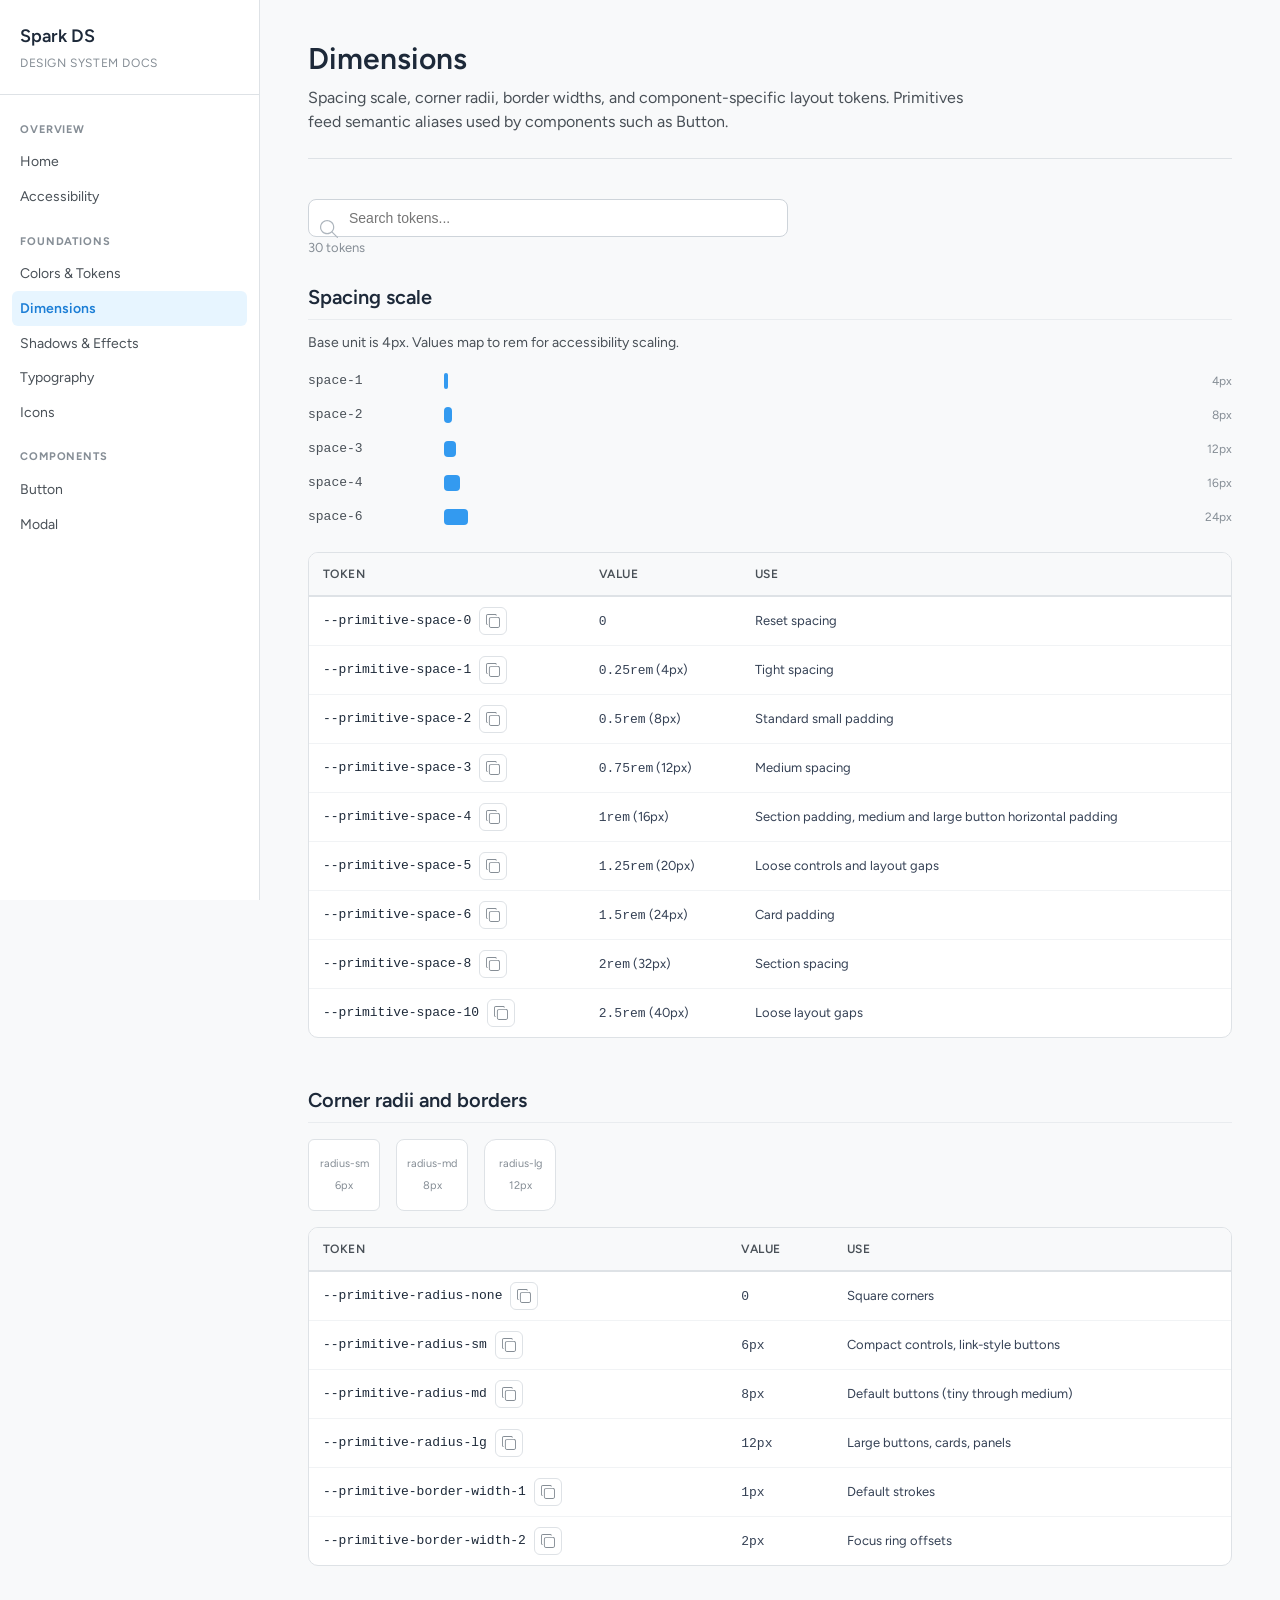
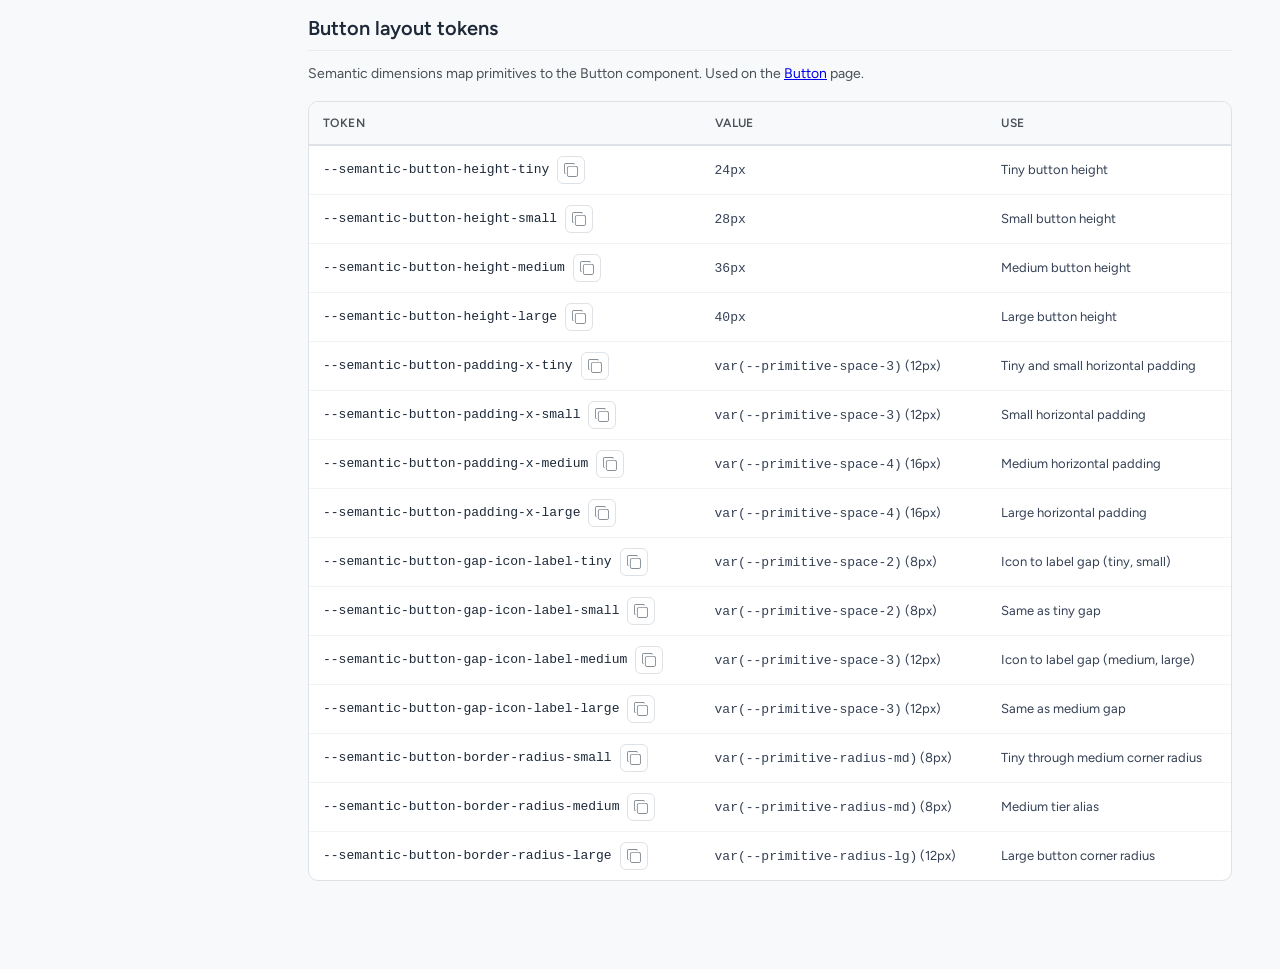
<file: dimensions.html>
<!DOCTYPE html>
<html lang="en">
<head>
  <meta charset="UTF-8">
  <meta name="viewport" content="width=device-width, initial-scale=1.0">
  <title>Dimensions - Spark Design System</title>
  <link rel="stylesheet" href="css/tokens.css">
  <link rel="stylesheet" href="css/styles.css">
</head>
<body>
  <a href="#main" class="skip-link">Skip to main content</a>

  <button class="sidebar-toggle" aria-label="Toggle navigation" aria-expanded="false">
    <svg xmlns="http://www.w3.org/2000/svg" viewBox="0 0 15.1035 11.0996" fill="none" aria-hidden="true"><path id="Vector" d="M14.6035 10.0996C14.8796 10.0996 15.1034 10.3236 15.1035 10.5996C15.1035 10.8757 14.8796 11.0996 14.6035 11.0996H0.5C0.224022 11.0994 0 10.8756 0 10.5996C8.38968e-05 10.3237 0.224074 10.0998 0.5 10.0996H14.6035ZM14.6035 5.0498C14.8796 5.04982 15.1035 5.27367 15.1035 5.5498C15.1035 5.82593 14.8796 6.04978 14.6035 6.0498H0.5C0.224022 6.04961 0 5.82583 0 5.5498C0 5.27378 0.224022 5.05 0.5 5.0498H14.6035ZM14.6035 0C14.8795 2.00931e-05 15.1034 0.223996 15.1035 0.5C15.1035 0.77613 14.8796 0.99998 14.6035 1H0.5C0.224023 0.999806 0 0.776023 0 0.5C0.000147373 0.224102 0.224113 0.000193524 0.5 0H14.6035Z" fill="currentColor"/></svg>
  </button>

  <div class="site-wrapper">
    <aside class="sidebar" role="navigation" aria-label="Main navigation">
      <div class="sidebar-header">
        <h1>Spark DS</h1>
        <div class="subtitle">Design System Docs</div>
      </div>
      <nav>
        <div class="sidebar-section">
          <div class="sidebar-section-title">Overview</div>
          <a href="index.html" class="sidebar-link">Home</a>
          <a href="accessibility.html" class="sidebar-link">Accessibility</a>
        </div>
        <div class="sidebar-section">
          <div class="sidebar-section-title">Foundations</div>
          <a href="colors.html" class="sidebar-link">Colors &amp; Tokens</a>
          <a href="dimensions.html" class="sidebar-link active">Dimensions</a>
          <a href="shadows-effects.html" class="sidebar-link">Shadows &amp; Effects</a>
          <a href="typography.html" class="sidebar-link">Typography</a>
          <a href="icons.html" class="sidebar-link">Icons</a>
        </div>
        <div class="sidebar-section">
          <div class="sidebar-section-title">Components</div>
          <a href="button.html" class="sidebar-link">Button</a>
          <a href="modal.html" class="sidebar-link">Modal</a>
        </div>
      </nav>
    </aside>

    <main class="main-content" id="main">
      <div class="page-header">
        <h1>Dimensions</h1>
        <p>Spacing scale, corner radii, border widths, and component-specific layout tokens. Primitives feed semantic aliases used by components such as Button.</p>
      </div>

      <div class="token-search-wrapper">
        <svg class="token-search-icon" xmlns="http://www.w3.org/2000/svg" viewBox="0 0 15.1034 15.1034" fill="none" aria-hidden="true"><path id="Vector" d="M5.98438 0C6.77029 7.96207e-06 7.5493 0.154326 8.27539 0.455078C9.00143 0.755836 9.6611 1.19724 10.2168 1.75293C10.7724 2.30857 11.2129 2.96839 11.5137 3.69434C11.8144 4.42031 11.9697 5.19859 11.9697 5.98438C11.9697 6.77028 11.8144 7.54931 11.5137 8.27539C11.2769 8.84682 10.9516 9.37574 10.5537 9.84668L14.957 14.25C15.1522 14.4453 15.1523 14.7618 14.957 14.957C14.7618 15.1522 14.4452 15.1522 14.25 14.957L9.84668 10.5537C9.37574 10.9516 8.84685 11.2769 8.27539 11.5137C7.5493 11.8144 6.77029 11.9697 5.98438 11.9697C5.19861 11.9697 4.4203 11.8144 3.69434 11.5137C2.9684 11.2129 2.30857 10.7724 1.75293 10.2168C1.19725 9.66113 0.75584 9.00139 0.455078 8.27539C0.15432 7.54931 6.99062e-06 6.77028 0 5.98438C4.52615e-05 5.1986 0.154381 4.42031 0.455078 3.69434C0.75584 2.96824 1.1972 2.30866 1.75293 1.75293C2.30867 1.1972 2.96823 0.755837 3.69434 0.455078C4.4203 0.154386 5.1986 5.47122e-05 5.98438 0ZM5.98438 1C5.32992 1.00005 4.68179 1.12944 4.07715 1.37988C3.47244 1.63039 2.92279 1.99714 2.45996 2.45996C1.99712 2.92279 1.63039 3.47244 1.37988 4.07715C1.12942 4.68181 1.00005 5.3299 1 5.98438C1.00001 6.63896 1.12938 7.28782 1.37988 7.89258C1.63039 8.49717 1.9972 9.04701 2.45996 9.50977C2.92278 9.97253 3.47249 10.3394 4.07715 10.5898C4.68178 10.8403 5.32993 10.9697 5.98438 10.9697C6.63897 10.9697 7.28781 10.8403 7.89258 10.5898C8.49724 10.3394 9.04696 9.97255 9.50977 9.50977C9.97255 9.04699 10.3393 8.4972 10.5898 7.89258C10.8403 7.28782 10.9697 6.63896 10.9697 5.98438C10.9697 5.32991 10.8403 4.6818 10.5898 4.07715C10.3394 3.47248 9.97255 2.92278 9.50977 2.45996C9.04698 1.99719 8.49721 1.63039 7.89258 1.37988C7.28781 1.12938 6.63897 1.00001 5.98438 1Z" fill="currentColor"/></svg>
        <input type="search" id="tokenSearch" class="token-search" placeholder="Search tokens..." aria-label="Search tokens">
        <span class="token-search-count" id="searchCount"></span>
      </div>

      <div class="doc-section">
        <h2>Spacing scale</h2>
        <p>Base unit is 4px. Values map to rem for accessibility scaling.</p>

        <div class="spacing-visual-list" aria-hidden="true">
          <div class="spacing-visual-row"><span class="token-name" style="font-size:0.8125rem;color:#495057">space-1</span><div class="spacing-visual-bar" style="width:4px"></div><span style="font-size:0.75rem;color:#868E96">4px</span></div>
          <div class="spacing-visual-row"><span class="token-name" style="font-size:0.8125rem;color:#495057">space-2</span><div class="spacing-visual-bar" style="width:8px"></div><span style="font-size:0.75rem;color:#868E96">8px</span></div>
          <div class="spacing-visual-row"><span class="token-name" style="font-size:0.8125rem;color:#495057">space-3</span><div class="spacing-visual-bar" style="width:12px"></div><span style="font-size:0.75rem;color:#868E96">12px</span></div>
          <div class="spacing-visual-row"><span class="token-name" style="font-size:0.8125rem;color:#495057">space-4</span><div class="spacing-visual-bar" style="width:16px"></div><span style="font-size:0.75rem;color:#868E96">16px</span></div>
          <div class="spacing-visual-row"><span class="token-name" style="font-size:0.8125rem;color:#495057">space-6</span><div class="spacing-visual-bar" style="width:24px"></div><span style="font-size:0.75rem;color:#868E96">24px</span></div>
        </div>

        <div class="token-table-wrapper">
          <table class="token-table">
            <thead>
              <tr><th>Token</th><th>Value</th><th>Use</th></tr>
            </thead>
            <tbody>
              <tr data-token-name="primitive-space-0"><td><div class="token-name-cell"><span class="token-name">--primitive-space-0</span><button class="copy-btn" data-copy="--primitive-space-0" aria-label="Copy token name"><svg xmlns="http://www.w3.org/2000/svg" viewBox="0 0 15.1035 15.1035" fill="none" aria-hidden="true"><path id="Vector" d="M12.5137 3.13379C12.8536 3.13379 13.1908 3.20105 13.5049 3.33105C13.8189 3.46114 14.1053 3.65225 14.3457 3.89258C14.5859 4.13283 14.7762 4.41861 14.9062 4.73242C15.0364 5.04653 15.1035 5.38365 15.1035 5.72363V12.5137C15.1035 12.8537 15.0363 13.1907 14.9062 13.5049C14.7761 13.8191 14.5862 14.1052 14.3457 14.3457C14.1052 14.5862 13.8191 14.7761 13.5049 14.9062C13.1907 15.0363 12.8537 15.1035 12.5137 15.1035H5.72363C5.38365 15.1035 5.04653 15.0364 4.73242 14.9062C4.41861 14.7762 4.13283 14.5859 3.89258 14.3457C3.65225 14.1053 3.46114 13.8189 3.33105 13.5049C3.20105 13.1908 3.13379 12.8536 3.13379 12.5137V5.72363C3.13388 5.0369 3.40698 4.37818 3.89258 3.89258C4.37818 3.40698 5.0369 3.13388 5.72363 3.13379H12.5137ZM5.72363 4.13379C5.30212 4.13388 4.89767 4.30155 4.59961 4.59961C4.30155 4.89767 4.13388 5.30212 4.13379 5.72363V12.5137C4.13379 12.7222 4.17517 12.9294 4.25488 13.1221C4.33469 13.3147 4.45221 13.4902 4.59961 13.6377C4.74711 13.7852 4.92255 13.9025 5.11523 13.9824C5.30801 14.0623 5.51497 14.1035 5.72363 14.1035H12.5137C12.7223 14.1035 12.9293 14.0622 13.1221 13.9824C13.3149 13.9025 13.4901 13.7853 13.6377 13.6377C13.7853 13.4901 13.9025 13.3149 13.9824 13.1221C14.0622 12.9293 14.1035 12.7223 14.1035 12.5137V5.72363C14.1035 5.51497 14.0623 5.30801 13.9824 5.11523C13.9025 4.92255 13.7852 4.74711 13.6377 4.59961C13.4902 4.45221 13.3147 4.33469 13.1221 4.25488C12.9294 4.17517 12.7222 4.13379 12.5137 4.13379H5.72363ZM9.90332 0C10.2907 8.36975e-05 10.623 0.102485 10.9043 0.306641C11.1747 0.503004 11.3649 0.770006 11.5156 1.04102C11.6494 1.28226 11.5624 1.5866 11.3213 1.7207C11.08 1.85489 10.7758 1.76768 10.6416 1.52637C10.5244 1.31557 10.4196 1.19017 10.3164 1.11523C10.2241 1.04837 10.1029 1.00008 9.90332 1H2.06738C1.4816 1 1 1.4816 1 2.06738V9.90137L1.00977 10.042C1.02853 10.1813 1.0743 10.3163 1.14551 10.4385C1.24043 10.6013 1.37725 10.7357 1.54102 10.8291C1.78081 10.9659 1.86427 11.2719 1.72754 11.5117C1.59077 11.7516 1.2848 11.835 1.04492 11.6982C0.728322 11.5177 0.464735 11.2563 0.28125 10.9414C0.0978624 10.6265 0.000922612 10.2687 0 9.9043V2.06738C0 0.929311 0.929311 0 2.06738 0H9.90332Z" fill="currentColor"/></svg></button></div></td><td><code>0</code></td><td>Reset spacing</td></tr>
              <tr data-token-name="primitive-space-1"><td><div class="token-name-cell"><span class="token-name">--primitive-space-1</span><button class="copy-btn" data-copy="--primitive-space-1" aria-label="Copy token name"><svg xmlns="http://www.w3.org/2000/svg" viewBox="0 0 15.1035 15.1035" fill="none" aria-hidden="true"><path id="Vector" d="M12.5137 3.13379C12.8536 3.13379 13.1908 3.20105 13.5049 3.33105C13.8189 3.46114 14.1053 3.65225 14.3457 3.89258C14.5859 4.13283 14.7762 4.41861 14.9062 4.73242C15.0364 5.04653 15.1035 5.38365 15.1035 5.72363V12.5137C15.1035 12.8537 15.0363 13.1907 14.9062 13.5049C14.7761 13.8191 14.5862 14.1052 14.3457 14.3457C14.1052 14.5862 13.8191 14.7761 13.5049 14.9062C13.1907 15.0363 12.8537 15.1035 12.5137 15.1035H5.72363C5.38365 15.1035 5.04653 15.0364 4.73242 14.9062C4.41861 14.7762 4.13283 14.5859 3.89258 14.3457C3.65225 14.1053 3.46114 13.8189 3.33105 13.5049C3.20105 13.1908 3.13379 12.8536 3.13379 12.5137V5.72363C3.13388 5.0369 3.40698 4.37818 3.89258 3.89258C4.37818 3.40698 5.0369 3.13388 5.72363 3.13379H12.5137ZM5.72363 4.13379C5.30212 4.13388 4.89767 4.30155 4.59961 4.59961C4.30155 4.89767 4.13388 5.30212 4.13379 5.72363V12.5137C4.13379 12.7222 4.17517 12.9294 4.25488 13.1221C4.33469 13.3147 4.45221 13.4902 4.59961 13.6377C4.74711 13.7852 4.92255 13.9025 5.11523 13.9824C5.30801 14.0623 5.51497 14.1035 5.72363 14.1035H12.5137C12.7223 14.1035 12.9293 14.0622 13.1221 13.9824C13.3149 13.9025 13.4901 13.7853 13.6377 13.6377C13.7853 13.4901 13.9025 13.3149 13.9824 13.1221C14.0622 12.9293 14.1035 12.7223 14.1035 12.5137V5.72363C14.1035 5.51497 14.0623 5.30801 13.9824 5.11523C13.9025 4.92255 13.7852 4.74711 13.6377 4.59961C13.4902 4.45221 13.3147 4.33469 13.1221 4.25488C12.9294 4.17517 12.7222 4.13379 12.5137 4.13379H5.72363ZM9.90332 0C10.2907 8.36975e-05 10.623 0.102485 10.9043 0.306641C11.1747 0.503004 11.3649 0.770006 11.5156 1.04102C11.6494 1.28226 11.5624 1.5866 11.3213 1.7207C11.08 1.85489 10.7758 1.76768 10.6416 1.52637C10.5244 1.31557 10.4196 1.19017 10.3164 1.11523C10.2241 1.04837 10.1029 1.00008 9.90332 1H2.06738C1.4816 1 1 1.4816 1 2.06738V9.90137L1.00977 10.042C1.02853 10.1813 1.0743 10.3163 1.14551 10.4385C1.24043 10.6013 1.37725 10.7357 1.54102 10.8291C1.78081 10.9659 1.86427 11.2719 1.72754 11.5117C1.59077 11.7516 1.2848 11.835 1.04492 11.6982C0.728322 11.5177 0.464735 11.2563 0.28125 10.9414C0.0978624 10.6265 0.000922612 10.2687 0 9.9043V2.06738C0 0.929311 0.929311 0 2.06738 0H9.90332Z" fill="currentColor"/></svg></button></div></td><td><code>0.25rem</code> (4px)</td><td>Tight spacing</td></tr>
              <tr data-token-name="primitive-space-2"><td><div class="token-name-cell"><span class="token-name">--primitive-space-2</span><button class="copy-btn" data-copy="--primitive-space-2" aria-label="Copy token name"><svg xmlns="http://www.w3.org/2000/svg" viewBox="0 0 15.1035 15.1035" fill="none" aria-hidden="true"><path id="Vector" d="M12.5137 3.13379C12.8536 3.13379 13.1908 3.20105 13.5049 3.33105C13.8189 3.46114 14.1053 3.65225 14.3457 3.89258C14.5859 4.13283 14.7762 4.41861 14.9062 4.73242C15.0364 5.04653 15.1035 5.38365 15.1035 5.72363V12.5137C15.1035 12.8537 15.0363 13.1907 14.9062 13.5049C14.7761 13.8191 14.5862 14.1052 14.3457 14.3457C14.1052 14.5862 13.8191 14.7761 13.5049 14.9062C13.1907 15.0363 12.8537 15.1035 12.5137 15.1035H5.72363C5.38365 15.1035 5.04653 15.0364 4.73242 14.9062C4.41861 14.7762 4.13283 14.5859 3.89258 14.3457C3.65225 14.1053 3.46114 13.8189 3.33105 13.5049C3.20105 13.1908 3.13379 12.8536 3.13379 12.5137V5.72363C3.13388 5.0369 3.40698 4.37818 3.89258 3.89258C4.37818 3.40698 5.0369 3.13388 5.72363 3.13379H12.5137ZM5.72363 4.13379C5.30212 4.13388 4.89767 4.30155 4.59961 4.59961C4.30155 4.89767 4.13388 5.30212 4.13379 5.72363V12.5137C4.13379 12.7222 4.17517 12.9294 4.25488 13.1221C4.33469 13.3147 4.45221 13.4902 4.59961 13.6377C4.74711 13.7852 4.92255 13.9025 5.11523 13.9824C5.30801 14.0623 5.51497 14.1035 5.72363 14.1035H12.5137C12.7223 14.1035 12.9293 14.0622 13.1221 13.9824C13.3149 13.9025 13.4901 13.7853 13.6377 13.6377C13.7853 13.4901 13.9025 13.3149 13.9824 13.1221C14.0622 12.9293 14.1035 12.7223 14.1035 12.5137V5.72363C14.1035 5.51497 14.0623 5.30801 13.9824 5.11523C13.9025 4.92255 13.7852 4.74711 13.6377 4.59961C13.4902 4.45221 13.3147 4.33469 13.1221 4.25488C12.9294 4.17517 12.7222 4.13379 12.5137 4.13379H5.72363ZM9.90332 0C10.2907 8.36975e-05 10.623 0.102485 10.9043 0.306641C11.1747 0.503004 11.3649 0.770006 11.5156 1.04102C11.6494 1.28226 11.5624 1.5866 11.3213 1.7207C11.08 1.85489 10.7758 1.76768 10.6416 1.52637C10.5244 1.31557 10.4196 1.19017 10.3164 1.11523C10.2241 1.04837 10.1029 1.00008 9.90332 1H2.06738C1.4816 1 1 1.4816 1 2.06738V9.90137L1.00977 10.042C1.02853 10.1813 1.0743 10.3163 1.14551 10.4385C1.24043 10.6013 1.37725 10.7357 1.54102 10.8291C1.78081 10.9659 1.86427 11.2719 1.72754 11.5117C1.59077 11.7516 1.2848 11.835 1.04492 11.6982C0.728322 11.5177 0.464735 11.2563 0.28125 10.9414C0.0978624 10.6265 0.000922612 10.2687 0 9.9043V2.06738C0 0.929311 0.929311 0 2.06738 0H9.90332Z" fill="currentColor"/></svg></button></div></td><td><code>0.5rem</code> (8px)</td><td>Standard small padding</td></tr>
              <tr data-token-name="primitive-space-3"><td><div class="token-name-cell"><span class="token-name">--primitive-space-3</span><button class="copy-btn" data-copy="--primitive-space-3" aria-label="Copy token name"><svg xmlns="http://www.w3.org/2000/svg" viewBox="0 0 15.1035 15.1035" fill="none" aria-hidden="true"><path id="Vector" d="M12.5137 3.13379C12.8536 3.13379 13.1908 3.20105 13.5049 3.33105C13.8189 3.46114 14.1053 3.65225 14.3457 3.89258C14.5859 4.13283 14.7762 4.41861 14.9062 4.73242C15.0364 5.04653 15.1035 5.38365 15.1035 5.72363V12.5137C15.1035 12.8537 15.0363 13.1907 14.9062 13.5049C14.7761 13.8191 14.5862 14.1052 14.3457 14.3457C14.1052 14.5862 13.8191 14.7761 13.5049 14.9062C13.1907 15.0363 12.8537 15.1035 12.5137 15.1035H5.72363C5.38365 15.1035 5.04653 15.0364 4.73242 14.9062C4.41861 14.7762 4.13283 14.5859 3.89258 14.3457C3.65225 14.1053 3.46114 13.8189 3.33105 13.5049C3.20105 13.1908 3.13379 12.8536 3.13379 12.5137V5.72363C3.13388 5.0369 3.40698 4.37818 3.89258 3.89258C4.37818 3.40698 5.0369 3.13388 5.72363 3.13379H12.5137ZM5.72363 4.13379C5.30212 4.13388 4.89767 4.30155 4.59961 4.59961C4.30155 4.89767 4.13388 5.30212 4.13379 5.72363V12.5137C4.13379 12.7222 4.17517 12.9294 4.25488 13.1221C4.33469 13.3147 4.45221 13.4902 4.59961 13.6377C4.74711 13.7852 4.92255 13.9025 5.11523 13.9824C5.30801 14.0623 5.51497 14.1035 5.72363 14.1035H12.5137C12.7223 14.1035 12.9293 14.0622 13.1221 13.9824C13.3149 13.9025 13.4901 13.7853 13.6377 13.6377C13.7853 13.4901 13.9025 13.3149 13.9824 13.1221C14.0622 12.9293 14.1035 12.7223 14.1035 12.5137V5.72363C14.1035 5.51497 14.0623 5.30801 13.9824 5.11523C13.9025 4.92255 13.7852 4.74711 13.6377 4.59961C13.4902 4.45221 13.3147 4.33469 13.1221 4.25488C12.9294 4.17517 12.7222 4.13379 12.5137 4.13379H5.72363ZM9.90332 0C10.2907 8.36975e-05 10.623 0.102485 10.9043 0.306641C11.1747 0.503004 11.3649 0.770006 11.5156 1.04102C11.6494 1.28226 11.5624 1.5866 11.3213 1.7207C11.08 1.85489 10.7758 1.76768 10.6416 1.52637C10.5244 1.31557 10.4196 1.19017 10.3164 1.11523C10.2241 1.04837 10.1029 1.00008 9.90332 1H2.06738C1.4816 1 1 1.4816 1 2.06738V9.90137L1.00977 10.042C1.02853 10.1813 1.0743 10.3163 1.14551 10.4385C1.24043 10.6013 1.37725 10.7357 1.54102 10.8291C1.78081 10.9659 1.86427 11.2719 1.72754 11.5117C1.59077 11.7516 1.2848 11.835 1.04492 11.6982C0.728322 11.5177 0.464735 11.2563 0.28125 10.9414C0.0978624 10.6265 0.000922612 10.2687 0 9.9043V2.06738C0 0.929311 0.929311 0 2.06738 0H9.90332Z" fill="currentColor"/></svg></button></div></td><td><code>0.75rem</code> (12px)</td><td>Medium spacing</td></tr>
              <tr data-token-name="primitive-space-4"><td><div class="token-name-cell"><span class="token-name">--primitive-space-4</span><button class="copy-btn" data-copy="--primitive-space-4" aria-label="Copy token name"><svg xmlns="http://www.w3.org/2000/svg" viewBox="0 0 15.1035 15.1035" fill="none" aria-hidden="true"><path id="Vector" d="M12.5137 3.13379C12.8536 3.13379 13.1908 3.20105 13.5049 3.33105C13.8189 3.46114 14.1053 3.65225 14.3457 3.89258C14.5859 4.13283 14.7762 4.41861 14.9062 4.73242C15.0364 5.04653 15.1035 5.38365 15.1035 5.72363V12.5137C15.1035 12.8537 15.0363 13.1907 14.9062 13.5049C14.7761 13.8191 14.5862 14.1052 14.3457 14.3457C14.1052 14.5862 13.8191 14.7761 13.5049 14.9062C13.1907 15.0363 12.8537 15.1035 12.5137 15.1035H5.72363C5.38365 15.1035 5.04653 15.0364 4.73242 14.9062C4.41861 14.7762 4.13283 14.5859 3.89258 14.3457C3.65225 14.1053 3.46114 13.8189 3.33105 13.5049C3.20105 13.1908 3.13379 12.8536 3.13379 12.5137V5.72363C3.13388 5.0369 3.40698 4.37818 3.89258 3.89258C4.37818 3.40698 5.0369 3.13388 5.72363 3.13379H12.5137ZM5.72363 4.13379C5.30212 4.13388 4.89767 4.30155 4.59961 4.59961C4.30155 4.89767 4.13388 5.30212 4.13379 5.72363V12.5137C4.13379 12.7222 4.17517 12.9294 4.25488 13.1221C4.33469 13.3147 4.45221 13.4902 4.59961 13.6377C4.74711 13.7852 4.92255 13.9025 5.11523 13.9824C5.30801 14.0623 5.51497 14.1035 5.72363 14.1035H12.5137C12.7223 14.1035 12.9293 14.0622 13.1221 13.9824C13.3149 13.9025 13.4901 13.7853 13.6377 13.6377C13.7853 13.4901 13.9025 13.3149 13.9824 13.1221C14.0622 12.9293 14.1035 12.7223 14.1035 12.5137V5.72363C14.1035 5.51497 14.0623 5.30801 13.9824 5.11523C13.9025 4.92255 13.7852 4.74711 13.6377 4.59961C13.4902 4.45221 13.3147 4.33469 13.1221 4.25488C12.9294 4.17517 12.7222 4.13379 12.5137 4.13379H5.72363ZM9.90332 0C10.2907 8.36975e-05 10.623 0.102485 10.9043 0.306641C11.1747 0.503004 11.3649 0.770006 11.5156 1.04102C11.6494 1.28226 11.5624 1.5866 11.3213 1.7207C11.08 1.85489 10.7758 1.76768 10.6416 1.52637C10.5244 1.31557 10.4196 1.19017 10.3164 1.11523C10.2241 1.04837 10.1029 1.00008 9.90332 1H2.06738C1.4816 1 1 1.4816 1 2.06738V9.90137L1.00977 10.042C1.02853 10.1813 1.0743 10.3163 1.14551 10.4385C1.24043 10.6013 1.37725 10.7357 1.54102 10.8291C1.78081 10.9659 1.86427 11.2719 1.72754 11.5117C1.59077 11.7516 1.2848 11.835 1.04492 11.6982C0.728322 11.5177 0.464735 11.2563 0.28125 10.9414C0.0978624 10.6265 0.000922612 10.2687 0 9.9043V2.06738C0 0.929311 0.929311 0 2.06738 0H9.90332Z" fill="currentColor"/></svg></button></div></td><td><code>1rem</code> (16px)</td><td>Section padding, medium and large button horizontal padding</td></tr>
              <tr data-token-name="primitive-space-5"><td><div class="token-name-cell"><span class="token-name">--primitive-space-5</span><button class="copy-btn" data-copy="--primitive-space-5" aria-label="Copy token name"><svg xmlns="http://www.w3.org/2000/svg" viewBox="0 0 15.1035 15.1035" fill="none" aria-hidden="true"><path id="Vector" d="M12.5137 3.13379C12.8536 3.13379 13.1908 3.20105 13.5049 3.33105C13.8189 3.46114 14.1053 3.65225 14.3457 3.89258C14.5859 4.13283 14.7762 4.41861 14.9062 4.73242C15.0364 5.04653 15.1035 5.38365 15.1035 5.72363V12.5137C15.1035 12.8537 15.0363 13.1907 14.9062 13.5049C14.7761 13.8191 14.5862 14.1052 14.3457 14.3457C14.1052 14.5862 13.8191 14.7761 13.5049 14.9062C13.1907 15.0363 12.8537 15.1035 12.5137 15.1035H5.72363C5.38365 15.1035 5.04653 15.0364 4.73242 14.9062C4.41861 14.7762 4.13283 14.5859 3.89258 14.3457C3.65225 14.1053 3.46114 13.8189 3.33105 13.5049C3.20105 13.1908 3.13379 12.8536 3.13379 12.5137V5.72363C3.13388 5.0369 3.40698 4.37818 3.89258 3.89258C4.37818 3.40698 5.0369 3.13388 5.72363 3.13379H12.5137ZM5.72363 4.13379C5.30212 4.13388 4.89767 4.30155 4.59961 4.59961C4.30155 4.89767 4.13388 5.30212 4.13379 5.72363V12.5137C4.13379 12.7222 4.17517 12.9294 4.25488 13.1221C4.33469 13.3147 4.45221 13.4902 4.59961 13.6377C4.74711 13.7852 4.92255 13.9025 5.11523 13.9824C5.30801 14.0623 5.51497 14.1035 5.72363 14.1035H12.5137C12.7223 14.1035 12.9293 14.0622 13.1221 13.9824C13.3149 13.9025 13.4901 13.7853 13.6377 13.6377C13.7853 13.4901 13.9025 13.3149 13.9824 13.1221C14.0622 12.9293 14.1035 12.7223 14.1035 12.5137V5.72363C14.1035 5.51497 14.0623 5.30801 13.9824 5.11523C13.9025 4.92255 13.7852 4.74711 13.6377 4.59961C13.4902 4.45221 13.3147 4.33469 13.1221 4.25488C12.9294 4.17517 12.7222 4.13379 12.5137 4.13379H5.72363ZM9.90332 0C10.2907 8.36975e-05 10.623 0.102485 10.9043 0.306641C11.1747 0.503004 11.3649 0.770006 11.5156 1.04102C11.6494 1.28226 11.5624 1.5866 11.3213 1.7207C11.08 1.85489 10.7758 1.76768 10.6416 1.52637C10.5244 1.31557 10.4196 1.19017 10.3164 1.11523C10.2241 1.04837 10.1029 1.00008 9.90332 1H2.06738C1.4816 1 1 1.4816 1 2.06738V9.90137L1.00977 10.042C1.02853 10.1813 1.0743 10.3163 1.14551 10.4385C1.24043 10.6013 1.37725 10.7357 1.54102 10.8291C1.78081 10.9659 1.86427 11.2719 1.72754 11.5117C1.59077 11.7516 1.2848 11.835 1.04492 11.6982C0.728322 11.5177 0.464735 11.2563 0.28125 10.9414C0.0978624 10.6265 0.000922612 10.2687 0 9.9043V2.06738C0 0.929311 0.929311 0 2.06738 0H9.90332Z" fill="currentColor"/></svg></button></div></td><td><code>1.25rem</code> (20px)</td><td>Loose controls and layout gaps</td></tr>
              <tr data-token-name="primitive-space-6"><td><div class="token-name-cell"><span class="token-name">--primitive-space-6</span><button class="copy-btn" data-copy="--primitive-space-6" aria-label="Copy token name"><svg xmlns="http://www.w3.org/2000/svg" viewBox="0 0 15.1035 15.1035" fill="none" aria-hidden="true"><path id="Vector" d="M12.5137 3.13379C12.8536 3.13379 13.1908 3.20105 13.5049 3.33105C13.8189 3.46114 14.1053 3.65225 14.3457 3.89258C14.5859 4.13283 14.7762 4.41861 14.9062 4.73242C15.0364 5.04653 15.1035 5.38365 15.1035 5.72363V12.5137C15.1035 12.8537 15.0363 13.1907 14.9062 13.5049C14.7761 13.8191 14.5862 14.1052 14.3457 14.3457C14.1052 14.5862 13.8191 14.7761 13.5049 14.9062C13.1907 15.0363 12.8537 15.1035 12.5137 15.1035H5.72363C5.38365 15.1035 5.04653 15.0364 4.73242 14.9062C4.41861 14.7762 4.13283 14.5859 3.89258 14.3457C3.65225 14.1053 3.46114 13.8189 3.33105 13.5049C3.20105 13.1908 3.13379 12.8536 3.13379 12.5137V5.72363C3.13388 5.0369 3.40698 4.37818 3.89258 3.89258C4.37818 3.40698 5.0369 3.13388 5.72363 3.13379H12.5137ZM5.72363 4.13379C5.30212 4.13388 4.89767 4.30155 4.59961 4.59961C4.30155 4.89767 4.13388 5.30212 4.13379 5.72363V12.5137C4.13379 12.7222 4.17517 12.9294 4.25488 13.1221C4.33469 13.3147 4.45221 13.4902 4.59961 13.6377C4.74711 13.7852 4.92255 13.9025 5.11523 13.9824C5.30801 14.0623 5.51497 14.1035 5.72363 14.1035H12.5137C12.7223 14.1035 12.9293 14.0622 13.1221 13.9824C13.3149 13.9025 13.4901 13.7853 13.6377 13.6377C13.7853 13.4901 13.9025 13.3149 13.9824 13.1221C14.0622 12.9293 14.1035 12.7223 14.1035 12.5137V5.72363C14.1035 5.51497 14.0623 5.30801 13.9824 5.11523C13.9025 4.92255 13.7852 4.74711 13.6377 4.59961C13.4902 4.45221 13.3147 4.33469 13.1221 4.25488C12.9294 4.17517 12.7222 4.13379 12.5137 4.13379H5.72363ZM9.90332 0C10.2907 8.36975e-05 10.623 0.102485 10.9043 0.306641C11.1747 0.503004 11.3649 0.770006 11.5156 1.04102C11.6494 1.28226 11.5624 1.5866 11.3213 1.7207C11.08 1.85489 10.7758 1.76768 10.6416 1.52637C10.5244 1.31557 10.4196 1.19017 10.3164 1.11523C10.2241 1.04837 10.1029 1.00008 9.90332 1H2.06738C1.4816 1 1 1.4816 1 2.06738V9.90137L1.00977 10.042C1.02853 10.1813 1.0743 10.3163 1.14551 10.4385C1.24043 10.6013 1.37725 10.7357 1.54102 10.8291C1.78081 10.9659 1.86427 11.2719 1.72754 11.5117C1.59077 11.7516 1.2848 11.835 1.04492 11.6982C0.728322 11.5177 0.464735 11.2563 0.28125 10.9414C0.0978624 10.6265 0.000922612 10.2687 0 9.9043V2.06738C0 0.929311 0.929311 0 2.06738 0H9.90332Z" fill="currentColor"/></svg></button></div></td><td><code>1.5rem</code> (24px)</td><td>Card padding</td></tr>
              <tr data-token-name="primitive-space-8"><td><div class="token-name-cell"><span class="token-name">--primitive-space-8</span><button class="copy-btn" data-copy="--primitive-space-8" aria-label="Copy token name"><svg xmlns="http://www.w3.org/2000/svg" viewBox="0 0 15.1035 15.1035" fill="none" aria-hidden="true"><path id="Vector" d="M12.5137 3.13379C12.8536 3.13379 13.1908 3.20105 13.5049 3.33105C13.8189 3.46114 14.1053 3.65225 14.3457 3.89258C14.5859 4.13283 14.7762 4.41861 14.9062 4.73242C15.0364 5.04653 15.1035 5.38365 15.1035 5.72363V12.5137C15.1035 12.8537 15.0363 13.1907 14.9062 13.5049C14.7761 13.8191 14.5862 14.1052 14.3457 14.3457C14.1052 14.5862 13.8191 14.7761 13.5049 14.9062C13.1907 15.0363 12.8537 15.1035 12.5137 15.1035H5.72363C5.38365 15.1035 5.04653 15.0364 4.73242 14.9062C4.41861 14.7762 4.13283 14.5859 3.89258 14.3457C3.65225 14.1053 3.46114 13.8189 3.33105 13.5049C3.20105 13.1908 3.13379 12.8536 3.13379 12.5137V5.72363C3.13388 5.0369 3.40698 4.37818 3.89258 3.89258C4.37818 3.40698 5.0369 3.13388 5.72363 3.13379H12.5137ZM5.72363 4.13379C5.30212 4.13388 4.89767 4.30155 4.59961 4.59961C4.30155 4.89767 4.13388 5.30212 4.13379 5.72363V12.5137C4.13379 12.7222 4.17517 12.9294 4.25488 13.1221C4.33469 13.3147 4.45221 13.4902 4.59961 13.6377C4.74711 13.7852 4.92255 13.9025 5.11523 13.9824C5.30801 14.0623 5.51497 14.1035 5.72363 14.1035H12.5137C12.7223 14.1035 12.9293 14.0622 13.1221 13.9824C13.3149 13.9025 13.4901 13.7853 13.6377 13.6377C13.7853 13.4901 13.9025 13.3149 13.9824 13.1221C14.0622 12.9293 14.1035 12.7223 14.1035 12.5137V5.72363C14.1035 5.51497 14.0623 5.30801 13.9824 5.11523C13.9025 4.92255 13.7852 4.74711 13.6377 4.59961C13.4902 4.45221 13.3147 4.33469 13.1221 4.25488C12.9294 4.17517 12.7222 4.13379 12.5137 4.13379H5.72363ZM9.90332 0C10.2907 8.36975e-05 10.623 0.102485 10.9043 0.306641C11.1747 0.503004 11.3649 0.770006 11.5156 1.04102C11.6494 1.28226 11.5624 1.5866 11.3213 1.7207C11.08 1.85489 10.7758 1.76768 10.6416 1.52637C10.5244 1.31557 10.4196 1.19017 10.3164 1.11523C10.2241 1.04837 10.1029 1.00008 9.90332 1H2.06738C1.4816 1 1 1.4816 1 2.06738V9.90137L1.00977 10.042C1.02853 10.1813 1.0743 10.3163 1.14551 10.4385C1.24043 10.6013 1.37725 10.7357 1.54102 10.8291C1.78081 10.9659 1.86427 11.2719 1.72754 11.5117C1.59077 11.7516 1.2848 11.835 1.04492 11.6982C0.728322 11.5177 0.464735 11.2563 0.28125 10.9414C0.0978624 10.6265 0.000922612 10.2687 0 9.9043V2.06738C0 0.929311 0.929311 0 2.06738 0H9.90332Z" fill="currentColor"/></svg></button></div></td><td><code>2rem</code> (32px)</td><td>Section spacing</td></tr>
              <tr data-token-name="primitive-space-10"><td><div class="token-name-cell"><span class="token-name">--primitive-space-10</span><button class="copy-btn" data-copy="--primitive-space-10" aria-label="Copy token name"><svg xmlns="http://www.w3.org/2000/svg" viewBox="0 0 15.1035 15.1035" fill="none" aria-hidden="true"><path id="Vector" d="M12.5137 3.13379C12.8536 3.13379 13.1908 3.20105 13.5049 3.33105C13.8189 3.46114 14.1053 3.65225 14.3457 3.89258C14.5859 4.13283 14.7762 4.41861 14.9062 4.73242C15.0364 5.04653 15.1035 5.38365 15.1035 5.72363V12.5137C15.1035 12.8537 15.0363 13.1907 14.9062 13.5049C14.7761 13.8191 14.5862 14.1052 14.3457 14.3457C14.1052 14.5862 13.8191 14.7761 13.5049 14.9062C13.1907 15.0363 12.8537 15.1035 12.5137 15.1035H5.72363C5.38365 15.1035 5.04653 15.0364 4.73242 14.9062C4.41861 14.7762 4.13283 14.5859 3.89258 14.3457C3.65225 14.1053 3.46114 13.8189 3.33105 13.5049C3.20105 13.1908 3.13379 12.8536 3.13379 12.5137V5.72363C3.13388 5.0369 3.40698 4.37818 3.89258 3.89258C4.37818 3.40698 5.0369 3.13388 5.72363 3.13379H12.5137ZM5.72363 4.13379C5.30212 4.13388 4.89767 4.30155 4.59961 4.59961C4.30155 4.89767 4.13388 5.30212 4.13379 5.72363V12.5137C4.13379 12.7222 4.17517 12.9294 4.25488 13.1221C4.33469 13.3147 4.45221 13.4902 4.59961 13.6377C4.74711 13.7852 4.92255 13.9025 5.11523 13.9824C5.30801 14.0623 5.51497 14.1035 5.72363 14.1035H12.5137C12.7223 14.1035 12.9293 14.0622 13.1221 13.9824C13.3149 13.9025 13.4901 13.7853 13.6377 13.6377C13.7853 13.4901 13.9025 13.3149 13.9824 13.1221C14.0622 12.9293 14.1035 12.7223 14.1035 12.5137V5.72363C14.1035 5.51497 14.0623 5.30801 13.9824 5.11523C13.9025 4.92255 13.7852 4.74711 13.6377 4.59961C13.4902 4.45221 13.3147 4.33469 13.1221 4.25488C12.9294 4.17517 12.7222 4.13379 12.5137 4.13379H5.72363ZM9.90332 0C10.2907 8.36975e-05 10.623 0.102485 10.9043 0.306641C11.1747 0.503004 11.3649 0.770006 11.5156 1.04102C11.6494 1.28226 11.5624 1.5866 11.3213 1.7207C11.08 1.85489 10.7758 1.76768 10.6416 1.52637C10.5244 1.31557 10.4196 1.19017 10.3164 1.11523C10.2241 1.04837 10.1029 1.00008 9.90332 1H2.06738C1.4816 1 1 1.4816 1 2.06738V9.90137L1.00977 10.042C1.02853 10.1813 1.0743 10.3163 1.14551 10.4385C1.24043 10.6013 1.37725 10.7357 1.54102 10.8291C1.78081 10.9659 1.86427 11.2719 1.72754 11.5117C1.59077 11.7516 1.2848 11.835 1.04492 11.6982C0.728322 11.5177 0.464735 11.2563 0.28125 10.9414C0.0978624 10.6265 0.000922612 10.2687 0 9.9043V2.06738C0 0.929311 0.929311 0 2.06738 0H9.90332Z" fill="currentColor"/></svg></button></div></td><td><code>2.5rem</code> (40px)</td><td>Loose layout gaps</td></tr>
            </tbody>
          </table>
        </div>
      </div>

      <div class="doc-section">
        <h2>Corner radii and borders</h2>
        <div style="display:flex;flex-wrap:wrap;gap:1rem;margin:1rem 0;">
          <div style="width:72px;height:72px;background:#fff;border:1px solid #DEE2E6;border-radius:var(--primitive-radius-sm);display:flex;align-items:center;justify-content:center;font-size:0.6875rem;color:#868E96;text-align:center;padding:4px;">radius-sm<br>6px</div>
          <div style="width:72px;height:72px;background:#fff;border:1px solid #DEE2E6;border-radius:var(--primitive-radius-md);display:flex;align-items:center;justify-content:center;font-size:0.6875rem;color:#868E96;text-align:center;padding:4px;">radius-md<br>8px</div>
          <div style="width:72px;height:72px;background:#fff;border:1px solid #DEE2E6;border-radius:var(--primitive-radius-lg);display:flex;align-items:center;justify-content:center;font-size:0.6875rem;color:#868E96;text-align:center;padding:4px;">radius-lg<br>12px</div>
        </div>

        <div class="token-table-wrapper">
          <table class="token-table">
            <thead><tr><th>Token</th><th>Value</th><th>Use</th></tr></thead>
            <tbody>
              <tr data-token-name="primitive-radius-none"><td><div class="token-name-cell"><span class="token-name">--primitive-radius-none</span><button class="copy-btn" data-copy="--primitive-radius-none" aria-label="Copy token name"><svg xmlns="http://www.w3.org/2000/svg" viewBox="0 0 15.1035 15.1035" fill="none" aria-hidden="true"><path id="Vector" d="M12.5137 3.13379C12.8536 3.13379 13.1908 3.20105 13.5049 3.33105C13.8189 3.46114 14.1053 3.65225 14.3457 3.89258C14.5859 4.13283 14.7762 4.41861 14.9062 4.73242C15.0364 5.04653 15.1035 5.38365 15.1035 5.72363V12.5137C15.1035 12.8537 15.0363 13.1907 14.9062 13.5049C14.7761 13.8191 14.5862 14.1052 14.3457 14.3457C14.1052 14.5862 13.8191 14.7761 13.5049 14.9062C13.1907 15.0363 12.8537 15.1035 12.5137 15.1035H5.72363C5.38365 15.1035 5.04653 15.0364 4.73242 14.9062C4.41861 14.7762 4.13283 14.5859 3.89258 14.3457C3.65225 14.1053 3.46114 13.8189 3.33105 13.5049C3.20105 13.1908 3.13379 12.8536 3.13379 12.5137V5.72363C3.13388 5.0369 3.40698 4.37818 3.89258 3.89258C4.37818 3.40698 5.0369 3.13388 5.72363 3.13379H12.5137ZM5.72363 4.13379C5.30212 4.13388 4.89767 4.30155 4.59961 4.59961C4.30155 4.89767 4.13388 5.30212 4.13379 5.72363V12.5137C4.13379 12.7222 4.17517 12.9294 4.25488 13.1221C4.33469 13.3147 4.45221 13.4902 4.59961 13.6377C4.74711 13.7852 4.92255 13.9025 5.11523 13.9824C5.30801 14.0623 5.51497 14.1035 5.72363 14.1035H12.5137C12.7223 14.1035 12.9293 14.0622 13.1221 13.9824C13.3149 13.9025 13.4901 13.7853 13.6377 13.6377C13.7853 13.4901 13.9025 13.3149 13.9824 13.1221C14.0622 12.9293 14.1035 12.7223 14.1035 12.5137V5.72363C14.1035 5.51497 14.0623 5.30801 13.9824 5.11523C13.9025 4.92255 13.7852 4.74711 13.6377 4.59961C13.4902 4.45221 13.3147 4.33469 13.1221 4.25488C12.9294 4.17517 12.7222 4.13379 12.5137 4.13379H5.72363ZM9.90332 0C10.2907 8.36975e-05 10.623 0.102485 10.9043 0.306641C11.1747 0.503004 11.3649 0.770006 11.5156 1.04102C11.6494 1.28226 11.5624 1.5866 11.3213 1.7207C11.08 1.85489 10.7758 1.76768 10.6416 1.52637C10.5244 1.31557 10.4196 1.19017 10.3164 1.11523C10.2241 1.04837 10.1029 1.00008 9.90332 1H2.06738C1.4816 1 1 1.4816 1 2.06738V9.90137L1.00977 10.042C1.02853 10.1813 1.0743 10.3163 1.14551 10.4385C1.24043 10.6013 1.37725 10.7357 1.54102 10.8291C1.78081 10.9659 1.86427 11.2719 1.72754 11.5117C1.59077 11.7516 1.2848 11.835 1.04492 11.6982C0.728322 11.5177 0.464735 11.2563 0.28125 10.9414C0.0978624 10.6265 0.000922612 10.2687 0 9.9043V2.06738C0 0.929311 0.929311 0 2.06738 0H9.90332Z" fill="currentColor"/></svg></button></div></td><td><code>0</code></td><td>Square corners</td></tr>
              <tr data-token-name="primitive-radius-sm"><td><div class="token-name-cell"><span class="token-name">--primitive-radius-sm</span><button class="copy-btn" data-copy="--primitive-radius-sm" aria-label="Copy token name"><svg xmlns="http://www.w3.org/2000/svg" viewBox="0 0 15.1035 15.1035" fill="none" aria-hidden="true"><path id="Vector" d="M12.5137 3.13379C12.8536 3.13379 13.1908 3.20105 13.5049 3.33105C13.8189 3.46114 14.1053 3.65225 14.3457 3.89258C14.5859 4.13283 14.7762 4.41861 14.9062 4.73242C15.0364 5.04653 15.1035 5.38365 15.1035 5.72363V12.5137C15.1035 12.8537 15.0363 13.1907 14.9062 13.5049C14.7761 13.8191 14.5862 14.1052 14.3457 14.3457C14.1052 14.5862 13.8191 14.7761 13.5049 14.9062C13.1907 15.0363 12.8537 15.1035 12.5137 15.1035H5.72363C5.38365 15.1035 5.04653 15.0364 4.73242 14.9062C4.41861 14.7762 4.13283 14.5859 3.89258 14.3457C3.65225 14.1053 3.46114 13.8189 3.33105 13.5049C3.20105 13.1908 3.13379 12.8536 3.13379 12.5137V5.72363C3.13388 5.0369 3.40698 4.37818 3.89258 3.89258C4.37818 3.40698 5.0369 3.13388 5.72363 3.13379H12.5137ZM5.72363 4.13379C5.30212 4.13388 4.89767 4.30155 4.59961 4.59961C4.30155 4.89767 4.13388 5.30212 4.13379 5.72363V12.5137C4.13379 12.7222 4.17517 12.9294 4.25488 13.1221C4.33469 13.3147 4.45221 13.4902 4.59961 13.6377C4.74711 13.7852 4.92255 13.9025 5.11523 13.9824C5.30801 14.0623 5.51497 14.1035 5.72363 14.1035H12.5137C12.7223 14.1035 12.9293 14.0622 13.1221 13.9824C13.3149 13.9025 13.4901 13.7853 13.6377 13.6377C13.7853 13.4901 13.9025 13.3149 13.9824 13.1221C14.0622 12.9293 14.1035 12.7223 14.1035 12.5137V5.72363C14.1035 5.51497 14.0623 5.30801 13.9824 5.11523C13.9025 4.92255 13.7852 4.74711 13.6377 4.59961C13.4902 4.45221 13.3147 4.33469 13.1221 4.25488C12.9294 4.17517 12.7222 4.13379 12.5137 4.13379H5.72363ZM9.90332 0C10.2907 8.36975e-05 10.623 0.102485 10.9043 0.306641C11.1747 0.503004 11.3649 0.770006 11.5156 1.04102C11.6494 1.28226 11.5624 1.5866 11.3213 1.7207C11.08 1.85489 10.7758 1.76768 10.6416 1.52637C10.5244 1.31557 10.4196 1.19017 10.3164 1.11523C10.2241 1.04837 10.1029 1.00008 9.90332 1H2.06738C1.4816 1 1 1.4816 1 2.06738V9.90137L1.00977 10.042C1.02853 10.1813 1.0743 10.3163 1.14551 10.4385C1.24043 10.6013 1.37725 10.7357 1.54102 10.8291C1.78081 10.9659 1.86427 11.2719 1.72754 11.5117C1.59077 11.7516 1.2848 11.835 1.04492 11.6982C0.728322 11.5177 0.464735 11.2563 0.28125 10.9414C0.0978624 10.6265 0.000922612 10.2687 0 9.9043V2.06738C0 0.929311 0.929311 0 2.06738 0H9.90332Z" fill="currentColor"/></svg></button></div></td><td><code>6px</code></td><td>Compact controls, link-style buttons</td></tr>
              <tr data-token-name="primitive-radius-md"><td><div class="token-name-cell"><span class="token-name">--primitive-radius-md</span><button class="copy-btn" data-copy="--primitive-radius-md" aria-label="Copy token name"><svg xmlns="http://www.w3.org/2000/svg" viewBox="0 0 15.1035 15.1035" fill="none" aria-hidden="true"><path id="Vector" d="M12.5137 3.13379C12.8536 3.13379 13.1908 3.20105 13.5049 3.33105C13.8189 3.46114 14.1053 3.65225 14.3457 3.89258C14.5859 4.13283 14.7762 4.41861 14.9062 4.73242C15.0364 5.04653 15.1035 5.38365 15.1035 5.72363V12.5137C15.1035 12.8537 15.0363 13.1907 14.9062 13.5049C14.7761 13.8191 14.5862 14.1052 14.3457 14.3457C14.1052 14.5862 13.8191 14.7761 13.5049 14.9062C13.1907 15.0363 12.8537 15.1035 12.5137 15.1035H5.72363C5.38365 15.1035 5.04653 15.0364 4.73242 14.9062C4.41861 14.7762 4.13283 14.5859 3.89258 14.3457C3.65225 14.1053 3.46114 13.8189 3.33105 13.5049C3.20105 13.1908 3.13379 12.8536 3.13379 12.5137V5.72363C3.13388 5.0369 3.40698 4.37818 3.89258 3.89258C4.37818 3.40698 5.0369 3.13388 5.72363 3.13379H12.5137ZM5.72363 4.13379C5.30212 4.13388 4.89767 4.30155 4.59961 4.59961C4.30155 4.89767 4.13388 5.30212 4.13379 5.72363V12.5137C4.13379 12.7222 4.17517 12.9294 4.25488 13.1221C4.33469 13.3147 4.45221 13.4902 4.59961 13.6377C4.74711 13.7852 4.92255 13.9025 5.11523 13.9824C5.30801 14.0623 5.51497 14.1035 5.72363 14.1035H12.5137C12.7223 14.1035 12.9293 14.0622 13.1221 13.9824C13.3149 13.9025 13.4901 13.7853 13.6377 13.6377C13.7853 13.4901 13.9025 13.3149 13.9824 13.1221C14.0622 12.9293 14.1035 12.7223 14.1035 12.5137V5.72363C14.1035 5.51497 14.0623 5.30801 13.9824 5.11523C13.9025 4.92255 13.7852 4.74711 13.6377 4.59961C13.4902 4.45221 13.3147 4.33469 13.1221 4.25488C12.9294 4.17517 12.7222 4.13379 12.5137 4.13379H5.72363ZM9.90332 0C10.2907 8.36975e-05 10.623 0.102485 10.9043 0.306641C11.1747 0.503004 11.3649 0.770006 11.5156 1.04102C11.6494 1.28226 11.5624 1.5866 11.3213 1.7207C11.08 1.85489 10.7758 1.76768 10.6416 1.52637C10.5244 1.31557 10.4196 1.19017 10.3164 1.11523C10.2241 1.04837 10.1029 1.00008 9.90332 1H2.06738C1.4816 1 1 1.4816 1 2.06738V9.90137L1.00977 10.042C1.02853 10.1813 1.0743 10.3163 1.14551 10.4385C1.24043 10.6013 1.37725 10.7357 1.54102 10.8291C1.78081 10.9659 1.86427 11.2719 1.72754 11.5117C1.59077 11.7516 1.2848 11.835 1.04492 11.6982C0.728322 11.5177 0.464735 11.2563 0.28125 10.9414C0.0978624 10.6265 0.000922612 10.2687 0 9.9043V2.06738C0 0.929311 0.929311 0 2.06738 0H9.90332Z" fill="currentColor"/></svg></button></div></td><td><code>8px</code></td><td>Default buttons (tiny through medium)</td></tr>
              <tr data-token-name="primitive-radius-lg"><td><div class="token-name-cell"><span class="token-name">--primitive-radius-lg</span><button class="copy-btn" data-copy="--primitive-radius-lg" aria-label="Copy token name"><svg xmlns="http://www.w3.org/2000/svg" viewBox="0 0 15.1035 15.1035" fill="none" aria-hidden="true"><path id="Vector" d="M12.5137 3.13379C12.8536 3.13379 13.1908 3.20105 13.5049 3.33105C13.8189 3.46114 14.1053 3.65225 14.3457 3.89258C14.5859 4.13283 14.7762 4.41861 14.9062 4.73242C15.0364 5.04653 15.1035 5.38365 15.1035 5.72363V12.5137C15.1035 12.8537 15.0363 13.1907 14.9062 13.5049C14.7761 13.8191 14.5862 14.1052 14.3457 14.3457C14.1052 14.5862 13.8191 14.7761 13.5049 14.9062C13.1907 15.0363 12.8537 15.1035 12.5137 15.1035H5.72363C5.38365 15.1035 5.04653 15.0364 4.73242 14.9062C4.41861 14.7762 4.13283 14.5859 3.89258 14.3457C3.65225 14.1053 3.46114 13.8189 3.33105 13.5049C3.20105 13.1908 3.13379 12.8536 3.13379 12.5137V5.72363C3.13388 5.0369 3.40698 4.37818 3.89258 3.89258C4.37818 3.40698 5.0369 3.13388 5.72363 3.13379H12.5137ZM5.72363 4.13379C5.30212 4.13388 4.89767 4.30155 4.59961 4.59961C4.30155 4.89767 4.13388 5.30212 4.13379 5.72363V12.5137C4.13379 12.7222 4.17517 12.9294 4.25488 13.1221C4.33469 13.3147 4.45221 13.4902 4.59961 13.6377C4.74711 13.7852 4.92255 13.9025 5.11523 13.9824C5.30801 14.0623 5.51497 14.1035 5.72363 14.1035H12.5137C12.7223 14.1035 12.9293 14.0622 13.1221 13.9824C13.3149 13.9025 13.4901 13.7853 13.6377 13.6377C13.7853 13.4901 13.9025 13.3149 13.9824 13.1221C14.0622 12.9293 14.1035 12.7223 14.1035 12.5137V5.72363C14.1035 5.51497 14.0623 5.30801 13.9824 5.11523C13.9025 4.92255 13.7852 4.74711 13.6377 4.59961C13.4902 4.45221 13.3147 4.33469 13.1221 4.25488C12.9294 4.17517 12.7222 4.13379 12.5137 4.13379H5.72363ZM9.90332 0C10.2907 8.36975e-05 10.623 0.102485 10.9043 0.306641C11.1747 0.503004 11.3649 0.770006 11.5156 1.04102C11.6494 1.28226 11.5624 1.5866 11.3213 1.7207C11.08 1.85489 10.7758 1.76768 10.6416 1.52637C10.5244 1.31557 10.4196 1.19017 10.3164 1.11523C10.2241 1.04837 10.1029 1.00008 9.90332 1H2.06738C1.4816 1 1 1.4816 1 2.06738V9.90137L1.00977 10.042C1.02853 10.1813 1.0743 10.3163 1.14551 10.4385C1.24043 10.6013 1.37725 10.7357 1.54102 10.8291C1.78081 10.9659 1.86427 11.2719 1.72754 11.5117C1.59077 11.7516 1.2848 11.835 1.04492 11.6982C0.728322 11.5177 0.464735 11.2563 0.28125 10.9414C0.0978624 10.6265 0.000922612 10.2687 0 9.9043V2.06738C0 0.929311 0.929311 0 2.06738 0H9.90332Z" fill="currentColor"/></svg></button></div></td><td><code>12px</code></td><td>Large buttons, cards, panels</td></tr>
              <tr data-token-name="primitive-border-width-1"><td><div class="token-name-cell"><span class="token-name">--primitive-border-width-1</span><button class="copy-btn" data-copy="--primitive-border-width-1" aria-label="Copy token name"><svg xmlns="http://www.w3.org/2000/svg" viewBox="0 0 15.1035 15.1035" fill="none" aria-hidden="true"><path id="Vector" d="M12.5137 3.13379C12.8536 3.13379 13.1908 3.20105 13.5049 3.33105C13.8189 3.46114 14.1053 3.65225 14.3457 3.89258C14.5859 4.13283 14.7762 4.41861 14.9062 4.73242C15.0364 5.04653 15.1035 5.38365 15.1035 5.72363V12.5137C15.1035 12.8537 15.0363 13.1907 14.9062 13.5049C14.7761 13.8191 14.5862 14.1052 14.3457 14.3457C14.1052 14.5862 13.8191 14.7761 13.5049 14.9062C13.1907 15.0363 12.8537 15.1035 12.5137 15.1035H5.72363C5.38365 15.1035 5.04653 15.0364 4.73242 14.9062C4.41861 14.7762 4.13283 14.5859 3.89258 14.3457C3.65225 14.1053 3.46114 13.8189 3.33105 13.5049C3.20105 13.1908 3.13379 12.8536 3.13379 12.5137V5.72363C3.13388 5.0369 3.40698 4.37818 3.89258 3.89258C4.37818 3.40698 5.0369 3.13388 5.72363 3.13379H12.5137ZM5.72363 4.13379C5.30212 4.13388 4.89767 4.30155 4.59961 4.59961C4.30155 4.89767 4.13388 5.30212 4.13379 5.72363V12.5137C4.13379 12.7222 4.17517 12.9294 4.25488 13.1221C4.33469 13.3147 4.45221 13.4902 4.59961 13.6377C4.74711 13.7852 4.92255 13.9025 5.11523 13.9824C5.30801 14.0623 5.51497 14.1035 5.72363 14.1035H12.5137C12.7223 14.1035 12.9293 14.0622 13.1221 13.9824C13.3149 13.9025 13.4901 13.7853 13.6377 13.6377C13.7853 13.4901 13.9025 13.3149 13.9824 13.1221C14.0622 12.9293 14.1035 12.7223 14.1035 12.5137V5.72363C14.1035 5.51497 14.0623 5.30801 13.9824 5.11523C13.9025 4.92255 13.7852 4.74711 13.6377 4.59961C13.4902 4.45221 13.3147 4.33469 13.1221 4.25488C12.9294 4.17517 12.7222 4.13379 12.5137 4.13379H5.72363ZM9.90332 0C10.2907 8.36975e-05 10.623 0.102485 10.9043 0.306641C11.1747 0.503004 11.3649 0.770006 11.5156 1.04102C11.6494 1.28226 11.5624 1.5866 11.3213 1.7207C11.08 1.85489 10.7758 1.76768 10.6416 1.52637C10.5244 1.31557 10.4196 1.19017 10.3164 1.11523C10.2241 1.04837 10.1029 1.00008 9.90332 1H2.06738C1.4816 1 1 1.4816 1 2.06738V9.90137L1.00977 10.042C1.02853 10.1813 1.0743 10.3163 1.14551 10.4385C1.24043 10.6013 1.37725 10.7357 1.54102 10.8291C1.78081 10.9659 1.86427 11.2719 1.72754 11.5117C1.59077 11.7516 1.2848 11.835 1.04492 11.6982C0.728322 11.5177 0.464735 11.2563 0.28125 10.9414C0.0978624 10.6265 0.000922612 10.2687 0 9.9043V2.06738C0 0.929311 0.929311 0 2.06738 0H9.90332Z" fill="currentColor"/></svg></button></div></td><td><code>1px</code></td><td>Default strokes</td></tr>
              <tr data-token-name="primitive-border-width-2"><td><div class="token-name-cell"><span class="token-name">--primitive-border-width-2</span><button class="copy-btn" data-copy="--primitive-border-width-2" aria-label="Copy token name"><svg xmlns="http://www.w3.org/2000/svg" viewBox="0 0 15.1035 15.1035" fill="none" aria-hidden="true"><path id="Vector" d="M12.5137 3.13379C12.8536 3.13379 13.1908 3.20105 13.5049 3.33105C13.8189 3.46114 14.1053 3.65225 14.3457 3.89258C14.5859 4.13283 14.7762 4.41861 14.9062 4.73242C15.0364 5.04653 15.1035 5.38365 15.1035 5.72363V12.5137C15.1035 12.8537 15.0363 13.1907 14.9062 13.5049C14.7761 13.8191 14.5862 14.1052 14.3457 14.3457C14.1052 14.5862 13.8191 14.7761 13.5049 14.9062C13.1907 15.0363 12.8537 15.1035 12.5137 15.1035H5.72363C5.38365 15.1035 5.04653 15.0364 4.73242 14.9062C4.41861 14.7762 4.13283 14.5859 3.89258 14.3457C3.65225 14.1053 3.46114 13.8189 3.33105 13.5049C3.20105 13.1908 3.13379 12.8536 3.13379 12.5137V5.72363C3.13388 5.0369 3.40698 4.37818 3.89258 3.89258C4.37818 3.40698 5.0369 3.13388 5.72363 3.13379H12.5137ZM5.72363 4.13379C5.30212 4.13388 4.89767 4.30155 4.59961 4.59961C4.30155 4.89767 4.13388 5.30212 4.13379 5.72363V12.5137C4.13379 12.7222 4.17517 12.9294 4.25488 13.1221C4.33469 13.3147 4.45221 13.4902 4.59961 13.6377C4.74711 13.7852 4.92255 13.9025 5.11523 13.9824C5.30801 14.0623 5.51497 14.1035 5.72363 14.1035H12.5137C12.7223 14.1035 12.9293 14.0622 13.1221 13.9824C13.3149 13.9025 13.4901 13.7853 13.6377 13.6377C13.7853 13.4901 13.9025 13.3149 13.9824 13.1221C14.0622 12.9293 14.1035 12.7223 14.1035 12.5137V5.72363C14.1035 5.51497 14.0623 5.30801 13.9824 5.11523C13.9025 4.92255 13.7852 4.74711 13.6377 4.59961C13.4902 4.45221 13.3147 4.33469 13.1221 4.25488C12.9294 4.17517 12.7222 4.13379 12.5137 4.13379H5.72363ZM9.90332 0C10.2907 8.36975e-05 10.623 0.102485 10.9043 0.306641C11.1747 0.503004 11.3649 0.770006 11.5156 1.04102C11.6494 1.28226 11.5624 1.5866 11.3213 1.7207C11.08 1.85489 10.7758 1.76768 10.6416 1.52637C10.5244 1.31557 10.4196 1.19017 10.3164 1.11523C10.2241 1.04837 10.1029 1.00008 9.90332 1H2.06738C1.4816 1 1 1.4816 1 2.06738V9.90137L1.00977 10.042C1.02853 10.1813 1.0743 10.3163 1.14551 10.4385C1.24043 10.6013 1.37725 10.7357 1.54102 10.8291C1.78081 10.9659 1.86427 11.2719 1.72754 11.5117C1.59077 11.7516 1.2848 11.835 1.04492 11.6982C0.728322 11.5177 0.464735 11.2563 0.28125 10.9414C0.0978624 10.6265 0.000922612 10.2687 0 9.9043V2.06738C0 0.929311 0.929311 0 2.06738 0H9.90332Z" fill="currentColor"/></svg></button></div></td><td><code>2px</code></td><td>Focus ring offsets</td></tr>
            </tbody>
          </table>
        </div>
      </div>

      <div class="doc-section">
        <h2>Button layout tokens</h2>
        <p>Semantic dimensions map primitives to the Button component. Used on the <a href="button.html">Button</a> page.</p>

        <div class="token-table-wrapper">
          <table class="token-table">
            <thead><tr><th>Token</th><th>Value</th><th>Use</th></tr></thead>
            <tbody>
              <tr data-token-name="semantic-button-height-tiny"><td><div class="token-name-cell"><span class="token-name">--semantic-button-height-tiny</span><button class="copy-btn" data-copy="--semantic-button-height-tiny" aria-label="Copy token name"><svg xmlns="http://www.w3.org/2000/svg" viewBox="0 0 15.1035 15.1035" fill="none" aria-hidden="true"><path id="Vector" d="M12.5137 3.13379C12.8536 3.13379 13.1908 3.20105 13.5049 3.33105C13.8189 3.46114 14.1053 3.65225 14.3457 3.89258C14.5859 4.13283 14.7762 4.41861 14.9062 4.73242C15.0364 5.04653 15.1035 5.38365 15.1035 5.72363V12.5137C15.1035 12.8537 15.0363 13.1907 14.9062 13.5049C14.7761 13.8191 14.5862 14.1052 14.3457 14.3457C14.1052 14.5862 13.8191 14.7761 13.5049 14.9062C13.1907 15.0363 12.8537 15.1035 12.5137 15.1035H5.72363C5.38365 15.1035 5.04653 15.0364 4.73242 14.9062C4.41861 14.7762 4.13283 14.5859 3.89258 14.3457C3.65225 14.1053 3.46114 13.8189 3.33105 13.5049C3.20105 13.1908 3.13379 12.8536 3.13379 12.5137V5.72363C3.13388 5.0369 3.40698 4.37818 3.89258 3.89258C4.37818 3.40698 5.0369 3.13388 5.72363 3.13379H12.5137ZM5.72363 4.13379C5.30212 4.13388 4.89767 4.30155 4.59961 4.59961C4.30155 4.89767 4.13388 5.30212 4.13379 5.72363V12.5137C4.13379 12.7222 4.17517 12.9294 4.25488 13.1221C4.33469 13.3147 4.45221 13.4902 4.59961 13.6377C4.74711 13.7852 4.92255 13.9025 5.11523 13.9824C5.30801 14.0623 5.51497 14.1035 5.72363 14.1035H12.5137C12.7223 14.1035 12.9293 14.0622 13.1221 13.9824C13.3149 13.9025 13.4901 13.7853 13.6377 13.6377C13.7853 13.4901 13.9025 13.3149 13.9824 13.1221C14.0622 12.9293 14.1035 12.7223 14.1035 12.5137V5.72363C14.1035 5.51497 14.0623 5.30801 13.9824 5.11523C13.9025 4.92255 13.7852 4.74711 13.6377 4.59961C13.4902 4.45221 13.3147 4.33469 13.1221 4.25488C12.9294 4.17517 12.7222 4.13379 12.5137 4.13379H5.72363ZM9.90332 0C10.2907 8.36975e-05 10.623 0.102485 10.9043 0.306641C11.1747 0.503004 11.3649 0.770006 11.5156 1.04102C11.6494 1.28226 11.5624 1.5866 11.3213 1.7207C11.08 1.85489 10.7758 1.76768 10.6416 1.52637C10.5244 1.31557 10.4196 1.19017 10.3164 1.11523C10.2241 1.04837 10.1029 1.00008 9.90332 1H2.06738C1.4816 1 1 1.4816 1 2.06738V9.90137L1.00977 10.042C1.02853 10.1813 1.0743 10.3163 1.14551 10.4385C1.24043 10.6013 1.37725 10.7357 1.54102 10.8291C1.78081 10.9659 1.86427 11.2719 1.72754 11.5117C1.59077 11.7516 1.2848 11.835 1.04492 11.6982C0.728322 11.5177 0.464735 11.2563 0.28125 10.9414C0.0978624 10.6265 0.000922612 10.2687 0 9.9043V2.06738C0 0.929311 0.929311 0 2.06738 0H9.90332Z" fill="currentColor"/></svg></button></div></td><td><code>24px</code></td><td>Tiny button height</td></tr>
              <tr data-token-name="semantic-button-height-small"><td><div class="token-name-cell"><span class="token-name">--semantic-button-height-small</span><button class="copy-btn" data-copy="--semantic-button-height-small" aria-label="Copy token name"><svg xmlns="http://www.w3.org/2000/svg" viewBox="0 0 15.1035 15.1035" fill="none" aria-hidden="true"><path id="Vector" d="M12.5137 3.13379C12.8536 3.13379 13.1908 3.20105 13.5049 3.33105C13.8189 3.46114 14.1053 3.65225 14.3457 3.89258C14.5859 4.13283 14.7762 4.41861 14.9062 4.73242C15.0364 5.04653 15.1035 5.38365 15.1035 5.72363V12.5137C15.1035 12.8537 15.0363 13.1907 14.9062 13.5049C14.7761 13.8191 14.5862 14.1052 14.3457 14.3457C14.1052 14.5862 13.8191 14.7761 13.5049 14.9062C13.1907 15.0363 12.8537 15.1035 12.5137 15.1035H5.72363C5.38365 15.1035 5.04653 15.0364 4.73242 14.9062C4.41861 14.7762 4.13283 14.5859 3.89258 14.3457C3.65225 14.1053 3.46114 13.8189 3.33105 13.5049C3.20105 13.1908 3.13379 12.8536 3.13379 12.5137V5.72363C3.13388 5.0369 3.40698 4.37818 3.89258 3.89258C4.37818 3.40698 5.0369 3.13388 5.72363 3.13379H12.5137ZM5.72363 4.13379C5.30212 4.13388 4.89767 4.30155 4.59961 4.59961C4.30155 4.89767 4.13388 5.30212 4.13379 5.72363V12.5137C4.13379 12.7222 4.17517 12.9294 4.25488 13.1221C4.33469 13.3147 4.45221 13.4902 4.59961 13.6377C4.74711 13.7852 4.92255 13.9025 5.11523 13.9824C5.30801 14.0623 5.51497 14.1035 5.72363 14.1035H12.5137C12.7223 14.1035 12.9293 14.0622 13.1221 13.9824C13.3149 13.9025 13.4901 13.7853 13.6377 13.6377C13.7853 13.4901 13.9025 13.3149 13.9824 13.1221C14.0622 12.9293 14.1035 12.7223 14.1035 12.5137V5.72363C14.1035 5.51497 14.0623 5.30801 13.9824 5.11523C13.9025 4.92255 13.7852 4.74711 13.6377 4.59961C13.4902 4.45221 13.3147 4.33469 13.1221 4.25488C12.9294 4.17517 12.7222 4.13379 12.5137 4.13379H5.72363ZM9.90332 0C10.2907 8.36975e-05 10.623 0.102485 10.9043 0.306641C11.1747 0.503004 11.3649 0.770006 11.5156 1.04102C11.6494 1.28226 11.5624 1.5866 11.3213 1.7207C11.08 1.85489 10.7758 1.76768 10.6416 1.52637C10.5244 1.31557 10.4196 1.19017 10.3164 1.11523C10.2241 1.04837 10.1029 1.00008 9.90332 1H2.06738C1.4816 1 1 1.4816 1 2.06738V9.90137L1.00977 10.042C1.02853 10.1813 1.0743 10.3163 1.14551 10.4385C1.24043 10.6013 1.37725 10.7357 1.54102 10.8291C1.78081 10.9659 1.86427 11.2719 1.72754 11.5117C1.59077 11.7516 1.2848 11.835 1.04492 11.6982C0.728322 11.5177 0.464735 11.2563 0.28125 10.9414C0.0978624 10.6265 0.000922612 10.2687 0 9.9043V2.06738C0 0.929311 0.929311 0 2.06738 0H9.90332Z" fill="currentColor"/></svg></button></div></td><td><code>28px</code></td><td>Small button height</td></tr>
              <tr data-token-name="semantic-button-height-medium"><td><div class="token-name-cell"><span class="token-name">--semantic-button-height-medium</span><button class="copy-btn" data-copy="--semantic-button-height-medium" aria-label="Copy token name"><svg xmlns="http://www.w3.org/2000/svg" viewBox="0 0 15.1035 15.1035" fill="none" aria-hidden="true"><path id="Vector" d="M12.5137 3.13379C12.8536 3.13379 13.1908 3.20105 13.5049 3.33105C13.8189 3.46114 14.1053 3.65225 14.3457 3.89258C14.5859 4.13283 14.7762 4.41861 14.9062 4.73242C15.0364 5.04653 15.1035 5.38365 15.1035 5.72363V12.5137C15.1035 12.8537 15.0363 13.1907 14.9062 13.5049C14.7761 13.8191 14.5862 14.1052 14.3457 14.3457C14.1052 14.5862 13.8191 14.7761 13.5049 14.9062C13.1907 15.0363 12.8537 15.1035 12.5137 15.1035H5.72363C5.38365 15.1035 5.04653 15.0364 4.73242 14.9062C4.41861 14.7762 4.13283 14.5859 3.89258 14.3457C3.65225 14.1053 3.46114 13.8189 3.33105 13.5049C3.20105 13.1908 3.13379 12.8536 3.13379 12.5137V5.72363C3.13388 5.0369 3.40698 4.37818 3.89258 3.89258C4.37818 3.40698 5.0369 3.13388 5.72363 3.13379H12.5137ZM5.72363 4.13379C5.30212 4.13388 4.89767 4.30155 4.59961 4.59961C4.30155 4.89767 4.13388 5.30212 4.13379 5.72363V12.5137C4.13379 12.7222 4.17517 12.9294 4.25488 13.1221C4.33469 13.3147 4.45221 13.4902 4.59961 13.6377C4.74711 13.7852 4.92255 13.9025 5.11523 13.9824C5.30801 14.0623 5.51497 14.1035 5.72363 14.1035H12.5137C12.7223 14.1035 12.9293 14.0622 13.1221 13.9824C13.3149 13.9025 13.4901 13.7853 13.6377 13.6377C13.7853 13.4901 13.9025 13.3149 13.9824 13.1221C14.0622 12.9293 14.1035 12.7223 14.1035 12.5137V5.72363C14.1035 5.51497 14.0623 5.30801 13.9824 5.11523C13.9025 4.92255 13.7852 4.74711 13.6377 4.59961C13.4902 4.45221 13.3147 4.33469 13.1221 4.25488C12.9294 4.17517 12.7222 4.13379 12.5137 4.13379H5.72363ZM9.90332 0C10.2907 8.36975e-05 10.623 0.102485 10.9043 0.306641C11.1747 0.503004 11.3649 0.770006 11.5156 1.04102C11.6494 1.28226 11.5624 1.5866 11.3213 1.7207C11.08 1.85489 10.7758 1.76768 10.6416 1.52637C10.5244 1.31557 10.4196 1.19017 10.3164 1.11523C10.2241 1.04837 10.1029 1.00008 9.90332 1H2.06738C1.4816 1 1 1.4816 1 2.06738V9.90137L1.00977 10.042C1.02853 10.1813 1.0743 10.3163 1.14551 10.4385C1.24043 10.6013 1.37725 10.7357 1.54102 10.8291C1.78081 10.9659 1.86427 11.2719 1.72754 11.5117C1.59077 11.7516 1.2848 11.835 1.04492 11.6982C0.728322 11.5177 0.464735 11.2563 0.28125 10.9414C0.0978624 10.6265 0.000922612 10.2687 0 9.9043V2.06738C0 0.929311 0.929311 0 2.06738 0H9.90332Z" fill="currentColor"/></svg></button></div></td><td><code>36px</code></td><td>Medium button height</td></tr>
              <tr data-token-name="semantic-button-height-large"><td><div class="token-name-cell"><span class="token-name">--semantic-button-height-large</span><button class="copy-btn" data-copy="--semantic-button-height-large" aria-label="Copy token name"><svg xmlns="http://www.w3.org/2000/svg" viewBox="0 0 15.1035 15.1035" fill="none" aria-hidden="true"><path id="Vector" d="M12.5137 3.13379C12.8536 3.13379 13.1908 3.20105 13.5049 3.33105C13.8189 3.46114 14.1053 3.65225 14.3457 3.89258C14.5859 4.13283 14.7762 4.41861 14.9062 4.73242C15.0364 5.04653 15.1035 5.38365 15.1035 5.72363V12.5137C15.1035 12.8537 15.0363 13.1907 14.9062 13.5049C14.7761 13.8191 14.5862 14.1052 14.3457 14.3457C14.1052 14.5862 13.8191 14.7761 13.5049 14.9062C13.1907 15.0363 12.8537 15.1035 12.5137 15.1035H5.72363C5.38365 15.1035 5.04653 15.0364 4.73242 14.9062C4.41861 14.7762 4.13283 14.5859 3.89258 14.3457C3.65225 14.1053 3.46114 13.8189 3.33105 13.5049C3.20105 13.1908 3.13379 12.8536 3.13379 12.5137V5.72363C3.13388 5.0369 3.40698 4.37818 3.89258 3.89258C4.37818 3.40698 5.0369 3.13388 5.72363 3.13379H12.5137ZM5.72363 4.13379C5.30212 4.13388 4.89767 4.30155 4.59961 4.59961C4.30155 4.89767 4.13388 5.30212 4.13379 5.72363V12.5137C4.13379 12.7222 4.17517 12.9294 4.25488 13.1221C4.33469 13.3147 4.45221 13.4902 4.59961 13.6377C4.74711 13.7852 4.92255 13.9025 5.11523 13.9824C5.30801 14.0623 5.51497 14.1035 5.72363 14.1035H12.5137C12.7223 14.1035 12.9293 14.0622 13.1221 13.9824C13.3149 13.9025 13.4901 13.7853 13.6377 13.6377C13.7853 13.4901 13.9025 13.3149 13.9824 13.1221C14.0622 12.9293 14.1035 12.7223 14.1035 12.5137V5.72363C14.1035 5.51497 14.0623 5.30801 13.9824 5.11523C13.9025 4.92255 13.7852 4.74711 13.6377 4.59961C13.4902 4.45221 13.3147 4.33469 13.1221 4.25488C12.9294 4.17517 12.7222 4.13379 12.5137 4.13379H5.72363ZM9.90332 0C10.2907 8.36975e-05 10.623 0.102485 10.9043 0.306641C11.1747 0.503004 11.3649 0.770006 11.5156 1.04102C11.6494 1.28226 11.5624 1.5866 11.3213 1.7207C11.08 1.85489 10.7758 1.76768 10.6416 1.52637C10.5244 1.31557 10.4196 1.19017 10.3164 1.11523C10.2241 1.04837 10.1029 1.00008 9.90332 1H2.06738C1.4816 1 1 1.4816 1 2.06738V9.90137L1.00977 10.042C1.02853 10.1813 1.0743 10.3163 1.14551 10.4385C1.24043 10.6013 1.37725 10.7357 1.54102 10.8291C1.78081 10.9659 1.86427 11.2719 1.72754 11.5117C1.59077 11.7516 1.2848 11.835 1.04492 11.6982C0.728322 11.5177 0.464735 11.2563 0.28125 10.9414C0.0978624 10.6265 0.000922612 10.2687 0 9.9043V2.06738C0 0.929311 0.929311 0 2.06738 0H9.90332Z" fill="currentColor"/></svg></button></div></td><td><code>40px</code></td><td>Large button height</td></tr>
              <tr data-token-name="semantic-button-padding-x-tiny"><td><div class="token-name-cell"><span class="token-name">--semantic-button-padding-x-tiny</span><button class="copy-btn" data-copy="--semantic-button-padding-x-tiny" aria-label="Copy token name"><svg xmlns="http://www.w3.org/2000/svg" viewBox="0 0 15.1035 15.1035" fill="none" aria-hidden="true"><path id="Vector" d="M12.5137 3.13379C12.8536 3.13379 13.1908 3.20105 13.5049 3.33105C13.8189 3.46114 14.1053 3.65225 14.3457 3.89258C14.5859 4.13283 14.7762 4.41861 14.9062 4.73242C15.0364 5.04653 15.1035 5.38365 15.1035 5.72363V12.5137C15.1035 12.8537 15.0363 13.1907 14.9062 13.5049C14.7761 13.8191 14.5862 14.1052 14.3457 14.3457C14.1052 14.5862 13.8191 14.7761 13.5049 14.9062C13.1907 15.0363 12.8537 15.1035 12.5137 15.1035H5.72363C5.38365 15.1035 5.04653 15.0364 4.73242 14.9062C4.41861 14.7762 4.13283 14.5859 3.89258 14.3457C3.65225 14.1053 3.46114 13.8189 3.33105 13.5049C3.20105 13.1908 3.13379 12.8536 3.13379 12.5137V5.72363C3.13388 5.0369 3.40698 4.37818 3.89258 3.89258C4.37818 3.40698 5.0369 3.13388 5.72363 3.13379H12.5137ZM5.72363 4.13379C5.30212 4.13388 4.89767 4.30155 4.59961 4.59961C4.30155 4.89767 4.13388 5.30212 4.13379 5.72363V12.5137C4.13379 12.7222 4.17517 12.9294 4.25488 13.1221C4.33469 13.3147 4.45221 13.4902 4.59961 13.6377C4.74711 13.7852 4.92255 13.9025 5.11523 13.9824C5.30801 14.0623 5.51497 14.1035 5.72363 14.1035H12.5137C12.7223 14.1035 12.9293 14.0622 13.1221 13.9824C13.3149 13.9025 13.4901 13.7853 13.6377 13.6377C13.7853 13.4901 13.9025 13.3149 13.9824 13.1221C14.0622 12.9293 14.1035 12.7223 14.1035 12.5137V5.72363C14.1035 5.51497 14.0623 5.30801 13.9824 5.11523C13.9025 4.92255 13.7852 4.74711 13.6377 4.59961C13.4902 4.45221 13.3147 4.33469 13.1221 4.25488C12.9294 4.17517 12.7222 4.13379 12.5137 4.13379H5.72363ZM9.90332 0C10.2907 8.36975e-05 10.623 0.102485 10.9043 0.306641C11.1747 0.503004 11.3649 0.770006 11.5156 1.04102C11.6494 1.28226 11.5624 1.5866 11.3213 1.7207C11.08 1.85489 10.7758 1.76768 10.6416 1.52637C10.5244 1.31557 10.4196 1.19017 10.3164 1.11523C10.2241 1.04837 10.1029 1.00008 9.90332 1H2.06738C1.4816 1 1 1.4816 1 2.06738V9.90137L1.00977 10.042C1.02853 10.1813 1.0743 10.3163 1.14551 10.4385C1.24043 10.6013 1.37725 10.7357 1.54102 10.8291C1.78081 10.9659 1.86427 11.2719 1.72754 11.5117C1.59077 11.7516 1.2848 11.835 1.04492 11.6982C0.728322 11.5177 0.464735 11.2563 0.28125 10.9414C0.0978624 10.6265 0.000922612 10.2687 0 9.9043V2.06738C0 0.929311 0.929311 0 2.06738 0H9.90332Z" fill="currentColor"/></svg></button></div></td><td><code>var(--primitive-space-3)</code> (12px)</td><td>Tiny and small horizontal padding</td></tr>
              <tr data-token-name="semantic-button-padding-x-small"><td><div class="token-name-cell"><span class="token-name">--semantic-button-padding-x-small</span><button class="copy-btn" data-copy="--semantic-button-padding-x-small" aria-label="Copy token name"><svg xmlns="http://www.w3.org/2000/svg" viewBox="0 0 15.1035 15.1035" fill="none" aria-hidden="true"><path id="Vector" d="M12.5137 3.13379C12.8536 3.13379 13.1908 3.20105 13.5049 3.33105C13.8189 3.46114 14.1053 3.65225 14.3457 3.89258C14.5859 4.13283 14.7762 4.41861 14.9062 4.73242C15.0364 5.04653 15.1035 5.38365 15.1035 5.72363V12.5137C15.1035 12.8537 15.0363 13.1907 14.9062 13.5049C14.7761 13.8191 14.5862 14.1052 14.3457 14.3457C14.1052 14.5862 13.8191 14.7761 13.5049 14.9062C13.1907 15.0363 12.8537 15.1035 12.5137 15.1035H5.72363C5.38365 15.1035 5.04653 15.0364 4.73242 14.9062C4.41861 14.7762 4.13283 14.5859 3.89258 14.3457C3.65225 14.1053 3.46114 13.8189 3.33105 13.5049C3.20105 13.1908 3.13379 12.8536 3.13379 12.5137V5.72363C3.13388 5.0369 3.40698 4.37818 3.89258 3.89258C4.37818 3.40698 5.0369 3.13388 5.72363 3.13379H12.5137ZM5.72363 4.13379C5.30212 4.13388 4.89767 4.30155 4.59961 4.59961C4.30155 4.89767 4.13388 5.30212 4.13379 5.72363V12.5137C4.13379 12.7222 4.17517 12.9294 4.25488 13.1221C4.33469 13.3147 4.45221 13.4902 4.59961 13.6377C4.74711 13.7852 4.92255 13.9025 5.11523 13.9824C5.30801 14.0623 5.51497 14.1035 5.72363 14.1035H12.5137C12.7223 14.1035 12.9293 14.0622 13.1221 13.9824C13.3149 13.9025 13.4901 13.7853 13.6377 13.6377C13.7853 13.4901 13.9025 13.3149 13.9824 13.1221C14.0622 12.9293 14.1035 12.7223 14.1035 12.5137V5.72363C14.1035 5.51497 14.0623 5.30801 13.9824 5.11523C13.9025 4.92255 13.7852 4.74711 13.6377 4.59961C13.4902 4.45221 13.3147 4.33469 13.1221 4.25488C12.9294 4.17517 12.7222 4.13379 12.5137 4.13379H5.72363ZM9.90332 0C10.2907 8.36975e-05 10.623 0.102485 10.9043 0.306641C11.1747 0.503004 11.3649 0.770006 11.5156 1.04102C11.6494 1.28226 11.5624 1.5866 11.3213 1.7207C11.08 1.85489 10.7758 1.76768 10.6416 1.52637C10.5244 1.31557 10.4196 1.19017 10.3164 1.11523C10.2241 1.04837 10.1029 1.00008 9.90332 1H2.06738C1.4816 1 1 1.4816 1 2.06738V9.90137L1.00977 10.042C1.02853 10.1813 1.0743 10.3163 1.14551 10.4385C1.24043 10.6013 1.37725 10.7357 1.54102 10.8291C1.78081 10.9659 1.86427 11.2719 1.72754 11.5117C1.59077 11.7516 1.2848 11.835 1.04492 11.6982C0.728322 11.5177 0.464735 11.2563 0.28125 10.9414C0.0978624 10.6265 0.000922612 10.2687 0 9.9043V2.06738C0 0.929311 0.929311 0 2.06738 0H9.90332Z" fill="currentColor"/></svg></button></div></td><td><code>var(--primitive-space-3)</code> (12px)</td><td>Small horizontal padding</td></tr>
              <tr data-token-name="semantic-button-padding-x-medium"><td><div class="token-name-cell"><span class="token-name">--semantic-button-padding-x-medium</span><button class="copy-btn" data-copy="--semantic-button-padding-x-medium" aria-label="Copy token name"><svg xmlns="http://www.w3.org/2000/svg" viewBox="0 0 15.1035 15.1035" fill="none" aria-hidden="true"><path id="Vector" d="M12.5137 3.13379C12.8536 3.13379 13.1908 3.20105 13.5049 3.33105C13.8189 3.46114 14.1053 3.65225 14.3457 3.89258C14.5859 4.13283 14.7762 4.41861 14.9062 4.73242C15.0364 5.04653 15.1035 5.38365 15.1035 5.72363V12.5137C15.1035 12.8537 15.0363 13.1907 14.9062 13.5049C14.7761 13.8191 14.5862 14.1052 14.3457 14.3457C14.1052 14.5862 13.8191 14.7761 13.5049 14.9062C13.1907 15.0363 12.8537 15.1035 12.5137 15.1035H5.72363C5.38365 15.1035 5.04653 15.0364 4.73242 14.9062C4.41861 14.7762 4.13283 14.5859 3.89258 14.3457C3.65225 14.1053 3.46114 13.8189 3.33105 13.5049C3.20105 13.1908 3.13379 12.8536 3.13379 12.5137V5.72363C3.13388 5.0369 3.40698 4.37818 3.89258 3.89258C4.37818 3.40698 5.0369 3.13388 5.72363 3.13379H12.5137ZM5.72363 4.13379C5.30212 4.13388 4.89767 4.30155 4.59961 4.59961C4.30155 4.89767 4.13388 5.30212 4.13379 5.72363V12.5137C4.13379 12.7222 4.17517 12.9294 4.25488 13.1221C4.33469 13.3147 4.45221 13.4902 4.59961 13.6377C4.74711 13.7852 4.92255 13.9025 5.11523 13.9824C5.30801 14.0623 5.51497 14.1035 5.72363 14.1035H12.5137C12.7223 14.1035 12.9293 14.0622 13.1221 13.9824C13.3149 13.9025 13.4901 13.7853 13.6377 13.6377C13.7853 13.4901 13.9025 13.3149 13.9824 13.1221C14.0622 12.9293 14.1035 12.7223 14.1035 12.5137V5.72363C14.1035 5.51497 14.0623 5.30801 13.9824 5.11523C13.9025 4.92255 13.7852 4.74711 13.6377 4.59961C13.4902 4.45221 13.3147 4.33469 13.1221 4.25488C12.9294 4.17517 12.7222 4.13379 12.5137 4.13379H5.72363ZM9.90332 0C10.2907 8.36975e-05 10.623 0.102485 10.9043 0.306641C11.1747 0.503004 11.3649 0.770006 11.5156 1.04102C11.6494 1.28226 11.5624 1.5866 11.3213 1.7207C11.08 1.85489 10.7758 1.76768 10.6416 1.52637C10.5244 1.31557 10.4196 1.19017 10.3164 1.11523C10.2241 1.04837 10.1029 1.00008 9.90332 1H2.06738C1.4816 1 1 1.4816 1 2.06738V9.90137L1.00977 10.042C1.02853 10.1813 1.0743 10.3163 1.14551 10.4385C1.24043 10.6013 1.37725 10.7357 1.54102 10.8291C1.78081 10.9659 1.86427 11.2719 1.72754 11.5117C1.59077 11.7516 1.2848 11.835 1.04492 11.6982C0.728322 11.5177 0.464735 11.2563 0.28125 10.9414C0.0978624 10.6265 0.000922612 10.2687 0 9.9043V2.06738C0 0.929311 0.929311 0 2.06738 0H9.90332Z" fill="currentColor"/></svg></button></div></td><td><code>var(--primitive-space-4)</code> (16px)</td><td>Medium horizontal padding</td></tr>
              <tr data-token-name="semantic-button-padding-x-large"><td><div class="token-name-cell"><span class="token-name">--semantic-button-padding-x-large</span><button class="copy-btn" data-copy="--semantic-button-padding-x-large" aria-label="Copy token name"><svg xmlns="http://www.w3.org/2000/svg" viewBox="0 0 15.1035 15.1035" fill="none" aria-hidden="true"><path id="Vector" d="M12.5137 3.13379C12.8536 3.13379 13.1908 3.20105 13.5049 3.33105C13.8189 3.46114 14.1053 3.65225 14.3457 3.89258C14.5859 4.13283 14.7762 4.41861 14.9062 4.73242C15.0364 5.04653 15.1035 5.38365 15.1035 5.72363V12.5137C15.1035 12.8537 15.0363 13.1907 14.9062 13.5049C14.7761 13.8191 14.5862 14.1052 14.3457 14.3457C14.1052 14.5862 13.8191 14.7761 13.5049 14.9062C13.1907 15.0363 12.8537 15.1035 12.5137 15.1035H5.72363C5.38365 15.1035 5.04653 15.0364 4.73242 14.9062C4.41861 14.7762 4.13283 14.5859 3.89258 14.3457C3.65225 14.1053 3.46114 13.8189 3.33105 13.5049C3.20105 13.1908 3.13379 12.8536 3.13379 12.5137V5.72363C3.13388 5.0369 3.40698 4.37818 3.89258 3.89258C4.37818 3.40698 5.0369 3.13388 5.72363 3.13379H12.5137ZM5.72363 4.13379C5.30212 4.13388 4.89767 4.30155 4.59961 4.59961C4.30155 4.89767 4.13388 5.30212 4.13379 5.72363V12.5137C4.13379 12.7222 4.17517 12.9294 4.25488 13.1221C4.33469 13.3147 4.45221 13.4902 4.59961 13.6377C4.74711 13.7852 4.92255 13.9025 5.11523 13.9824C5.30801 14.0623 5.51497 14.1035 5.72363 14.1035H12.5137C12.7223 14.1035 12.9293 14.0622 13.1221 13.9824C13.3149 13.9025 13.4901 13.7853 13.6377 13.6377C13.7853 13.4901 13.9025 13.3149 13.9824 13.1221C14.0622 12.9293 14.1035 12.7223 14.1035 12.5137V5.72363C14.1035 5.51497 14.0623 5.30801 13.9824 5.11523C13.9025 4.92255 13.7852 4.74711 13.6377 4.59961C13.4902 4.45221 13.3147 4.33469 13.1221 4.25488C12.9294 4.17517 12.7222 4.13379 12.5137 4.13379H5.72363ZM9.90332 0C10.2907 8.36975e-05 10.623 0.102485 10.9043 0.306641C11.1747 0.503004 11.3649 0.770006 11.5156 1.04102C11.6494 1.28226 11.5624 1.5866 11.3213 1.7207C11.08 1.85489 10.7758 1.76768 10.6416 1.52637C10.5244 1.31557 10.4196 1.19017 10.3164 1.11523C10.2241 1.04837 10.1029 1.00008 9.90332 1H2.06738C1.4816 1 1 1.4816 1 2.06738V9.90137L1.00977 10.042C1.02853 10.1813 1.0743 10.3163 1.14551 10.4385C1.24043 10.6013 1.37725 10.7357 1.54102 10.8291C1.78081 10.9659 1.86427 11.2719 1.72754 11.5117C1.59077 11.7516 1.2848 11.835 1.04492 11.6982C0.728322 11.5177 0.464735 11.2563 0.28125 10.9414C0.0978624 10.6265 0.000922612 10.2687 0 9.9043V2.06738C0 0.929311 0.929311 0 2.06738 0H9.90332Z" fill="currentColor"/></svg></button></div></td><td><code>var(--primitive-space-4)</code> (16px)</td><td>Large horizontal padding</td></tr>
              <tr data-token-name="semantic-button-gap-icon-label-tiny"><td><div class="token-name-cell"><span class="token-name">--semantic-button-gap-icon-label-tiny</span><button class="copy-btn" data-copy="--semantic-button-gap-icon-label-tiny" aria-label="Copy token name"><svg xmlns="http://www.w3.org/2000/svg" viewBox="0 0 15.1035 15.1035" fill="none" aria-hidden="true"><path id="Vector" d="M12.5137 3.13379C12.8536 3.13379 13.1908 3.20105 13.5049 3.33105C13.8189 3.46114 14.1053 3.65225 14.3457 3.89258C14.5859 4.13283 14.7762 4.41861 14.9062 4.73242C15.0364 5.04653 15.1035 5.38365 15.1035 5.72363V12.5137C15.1035 12.8537 15.0363 13.1907 14.9062 13.5049C14.7761 13.8191 14.5862 14.1052 14.3457 14.3457C14.1052 14.5862 13.8191 14.7761 13.5049 14.9062C13.1907 15.0363 12.8537 15.1035 12.5137 15.1035H5.72363C5.38365 15.1035 5.04653 15.0364 4.73242 14.9062C4.41861 14.7762 4.13283 14.5859 3.89258 14.3457C3.65225 14.1053 3.46114 13.8189 3.33105 13.5049C3.20105 13.1908 3.13379 12.8536 3.13379 12.5137V5.72363C3.13388 5.0369 3.40698 4.37818 3.89258 3.89258C4.37818 3.40698 5.0369 3.13388 5.72363 3.13379H12.5137ZM5.72363 4.13379C5.30212 4.13388 4.89767 4.30155 4.59961 4.59961C4.30155 4.89767 4.13388 5.30212 4.13379 5.72363V12.5137C4.13379 12.7222 4.17517 12.9294 4.25488 13.1221C4.33469 13.3147 4.45221 13.4902 4.59961 13.6377C4.74711 13.7852 4.92255 13.9025 5.11523 13.9824C5.30801 14.0623 5.51497 14.1035 5.72363 14.1035H12.5137C12.7223 14.1035 12.9293 14.0622 13.1221 13.9824C13.3149 13.9025 13.4901 13.7853 13.6377 13.6377C13.7853 13.4901 13.9025 13.3149 13.9824 13.1221C14.0622 12.9293 14.1035 12.7223 14.1035 12.5137V5.72363C14.1035 5.51497 14.0623 5.30801 13.9824 5.11523C13.9025 4.92255 13.7852 4.74711 13.6377 4.59961C13.4902 4.45221 13.3147 4.33469 13.1221 4.25488C12.9294 4.17517 12.7222 4.13379 12.5137 4.13379H5.72363ZM9.90332 0C10.2907 8.36975e-05 10.623 0.102485 10.9043 0.306641C11.1747 0.503004 11.3649 0.770006 11.5156 1.04102C11.6494 1.28226 11.5624 1.5866 11.3213 1.7207C11.08 1.85489 10.7758 1.76768 10.6416 1.52637C10.5244 1.31557 10.4196 1.19017 10.3164 1.11523C10.2241 1.04837 10.1029 1.00008 9.90332 1H2.06738C1.4816 1 1 1.4816 1 2.06738V9.90137L1.00977 10.042C1.02853 10.1813 1.0743 10.3163 1.14551 10.4385C1.24043 10.6013 1.37725 10.7357 1.54102 10.8291C1.78081 10.9659 1.86427 11.2719 1.72754 11.5117C1.59077 11.7516 1.2848 11.835 1.04492 11.6982C0.728322 11.5177 0.464735 11.2563 0.28125 10.9414C0.0978624 10.6265 0.000922612 10.2687 0 9.9043V2.06738C0 0.929311 0.929311 0 2.06738 0H9.90332Z" fill="currentColor"/></svg></button></div></td><td><code>var(--primitive-space-2)</code> (8px)</td><td>Icon to label gap (tiny, small)</td></tr>
              <tr data-token-name="semantic-button-gap-icon-label-small"><td><div class="token-name-cell"><span class="token-name">--semantic-button-gap-icon-label-small</span><button class="copy-btn" data-copy="--semantic-button-gap-icon-label-small" aria-label="Copy token name"><svg xmlns="http://www.w3.org/2000/svg" viewBox="0 0 15.1035 15.1035" fill="none" aria-hidden="true"><path id="Vector" d="M12.5137 3.13379C12.8536 3.13379 13.1908 3.20105 13.5049 3.33105C13.8189 3.46114 14.1053 3.65225 14.3457 3.89258C14.5859 4.13283 14.7762 4.41861 14.9062 4.73242C15.0364 5.04653 15.1035 5.38365 15.1035 5.72363V12.5137C15.1035 12.8537 15.0363 13.1907 14.9062 13.5049C14.7761 13.8191 14.5862 14.1052 14.3457 14.3457C14.1052 14.5862 13.8191 14.7761 13.5049 14.9062C13.1907 15.0363 12.8537 15.1035 12.5137 15.1035H5.72363C5.38365 15.1035 5.04653 15.0364 4.73242 14.9062C4.41861 14.7762 4.13283 14.5859 3.89258 14.3457C3.65225 14.1053 3.46114 13.8189 3.33105 13.5049C3.20105 13.1908 3.13379 12.8536 3.13379 12.5137V5.72363C3.13388 5.0369 3.40698 4.37818 3.89258 3.89258C4.37818 3.40698 5.0369 3.13388 5.72363 3.13379H12.5137ZM5.72363 4.13379C5.30212 4.13388 4.89767 4.30155 4.59961 4.59961C4.30155 4.89767 4.13388 5.30212 4.13379 5.72363V12.5137C4.13379 12.7222 4.17517 12.9294 4.25488 13.1221C4.33469 13.3147 4.45221 13.4902 4.59961 13.6377C4.74711 13.7852 4.92255 13.9025 5.11523 13.9824C5.30801 14.0623 5.51497 14.1035 5.72363 14.1035H12.5137C12.7223 14.1035 12.9293 14.0622 13.1221 13.9824C13.3149 13.9025 13.4901 13.7853 13.6377 13.6377C13.7853 13.4901 13.9025 13.3149 13.9824 13.1221C14.0622 12.9293 14.1035 12.7223 14.1035 12.5137V5.72363C14.1035 5.51497 14.0623 5.30801 13.9824 5.11523C13.9025 4.92255 13.7852 4.74711 13.6377 4.59961C13.4902 4.45221 13.3147 4.33469 13.1221 4.25488C12.9294 4.17517 12.7222 4.13379 12.5137 4.13379H5.72363ZM9.90332 0C10.2907 8.36975e-05 10.623 0.102485 10.9043 0.306641C11.1747 0.503004 11.3649 0.770006 11.5156 1.04102C11.6494 1.28226 11.5624 1.5866 11.3213 1.7207C11.08 1.85489 10.7758 1.76768 10.6416 1.52637C10.5244 1.31557 10.4196 1.19017 10.3164 1.11523C10.2241 1.04837 10.1029 1.00008 9.90332 1H2.06738C1.4816 1 1 1.4816 1 2.06738V9.90137L1.00977 10.042C1.02853 10.1813 1.0743 10.3163 1.14551 10.4385C1.24043 10.6013 1.37725 10.7357 1.54102 10.8291C1.78081 10.9659 1.86427 11.2719 1.72754 11.5117C1.59077 11.7516 1.2848 11.835 1.04492 11.6982C0.728322 11.5177 0.464735 11.2563 0.28125 10.9414C0.0978624 10.6265 0.000922612 10.2687 0 9.9043V2.06738C0 0.929311 0.929311 0 2.06738 0H9.90332Z" fill="currentColor"/></svg></button></div></td><td><code>var(--primitive-space-2)</code> (8px)</td><td>Same as tiny gap</td></tr>
              <tr data-token-name="semantic-button-gap-icon-label-medium"><td><div class="token-name-cell"><span class="token-name">--semantic-button-gap-icon-label-medium</span><button class="copy-btn" data-copy="--semantic-button-gap-icon-label-medium" aria-label="Copy token name"><svg xmlns="http://www.w3.org/2000/svg" viewBox="0 0 15.1035 15.1035" fill="none" aria-hidden="true"><path id="Vector" d="M12.5137 3.13379C12.8536 3.13379 13.1908 3.20105 13.5049 3.33105C13.8189 3.46114 14.1053 3.65225 14.3457 3.89258C14.5859 4.13283 14.7762 4.41861 14.9062 4.73242C15.0364 5.04653 15.1035 5.38365 15.1035 5.72363V12.5137C15.1035 12.8537 15.0363 13.1907 14.9062 13.5049C14.7761 13.8191 14.5862 14.1052 14.3457 14.3457C14.1052 14.5862 13.8191 14.7761 13.5049 14.9062C13.1907 15.0363 12.8537 15.1035 12.5137 15.1035H5.72363C5.38365 15.1035 5.04653 15.0364 4.73242 14.9062C4.41861 14.7762 4.13283 14.5859 3.89258 14.3457C3.65225 14.1053 3.46114 13.8189 3.33105 13.5049C3.20105 13.1908 3.13379 12.8536 3.13379 12.5137V5.72363C3.13388 5.0369 3.40698 4.37818 3.89258 3.89258C4.37818 3.40698 5.0369 3.13388 5.72363 3.13379H12.5137ZM5.72363 4.13379C5.30212 4.13388 4.89767 4.30155 4.59961 4.59961C4.30155 4.89767 4.13388 5.30212 4.13379 5.72363V12.5137C4.13379 12.7222 4.17517 12.9294 4.25488 13.1221C4.33469 13.3147 4.45221 13.4902 4.59961 13.6377C4.74711 13.7852 4.92255 13.9025 5.11523 13.9824C5.30801 14.0623 5.51497 14.1035 5.72363 14.1035H12.5137C12.7223 14.1035 12.9293 14.0622 13.1221 13.9824C13.3149 13.9025 13.4901 13.7853 13.6377 13.6377C13.7853 13.4901 13.9025 13.3149 13.9824 13.1221C14.0622 12.9293 14.1035 12.7223 14.1035 12.5137V5.72363C14.1035 5.51497 14.0623 5.30801 13.9824 5.11523C13.9025 4.92255 13.7852 4.74711 13.6377 4.59961C13.4902 4.45221 13.3147 4.33469 13.1221 4.25488C12.9294 4.17517 12.7222 4.13379 12.5137 4.13379H5.72363ZM9.90332 0C10.2907 8.36975e-05 10.623 0.102485 10.9043 0.306641C11.1747 0.503004 11.3649 0.770006 11.5156 1.04102C11.6494 1.28226 11.5624 1.5866 11.3213 1.7207C11.08 1.85489 10.7758 1.76768 10.6416 1.52637C10.5244 1.31557 10.4196 1.19017 10.3164 1.11523C10.2241 1.04837 10.1029 1.00008 9.90332 1H2.06738C1.4816 1 1 1.4816 1 2.06738V9.90137L1.00977 10.042C1.02853 10.1813 1.0743 10.3163 1.14551 10.4385C1.24043 10.6013 1.37725 10.7357 1.54102 10.8291C1.78081 10.9659 1.86427 11.2719 1.72754 11.5117C1.59077 11.7516 1.2848 11.835 1.04492 11.6982C0.728322 11.5177 0.464735 11.2563 0.28125 10.9414C0.0978624 10.6265 0.000922612 10.2687 0 9.9043V2.06738C0 0.929311 0.929311 0 2.06738 0H9.90332Z" fill="currentColor"/></svg></button></div></td><td><code>var(--primitive-space-3)</code> (12px)</td><td>Icon to label gap (medium, large)</td></tr>
              <tr data-token-name="semantic-button-gap-icon-label-large"><td><div class="token-name-cell"><span class="token-name">--semantic-button-gap-icon-label-large</span><button class="copy-btn" data-copy="--semantic-button-gap-icon-label-large" aria-label="Copy token name"><svg xmlns="http://www.w3.org/2000/svg" viewBox="0 0 15.1035 15.1035" fill="none" aria-hidden="true"><path id="Vector" d="M12.5137 3.13379C12.8536 3.13379 13.1908 3.20105 13.5049 3.33105C13.8189 3.46114 14.1053 3.65225 14.3457 3.89258C14.5859 4.13283 14.7762 4.41861 14.9062 4.73242C15.0364 5.04653 15.1035 5.38365 15.1035 5.72363V12.5137C15.1035 12.8537 15.0363 13.1907 14.9062 13.5049C14.7761 13.8191 14.5862 14.1052 14.3457 14.3457C14.1052 14.5862 13.8191 14.7761 13.5049 14.9062C13.1907 15.0363 12.8537 15.1035 12.5137 15.1035H5.72363C5.38365 15.1035 5.04653 15.0364 4.73242 14.9062C4.41861 14.7762 4.13283 14.5859 3.89258 14.3457C3.65225 14.1053 3.46114 13.8189 3.33105 13.5049C3.20105 13.1908 3.13379 12.8536 3.13379 12.5137V5.72363C3.13388 5.0369 3.40698 4.37818 3.89258 3.89258C4.37818 3.40698 5.0369 3.13388 5.72363 3.13379H12.5137ZM5.72363 4.13379C5.30212 4.13388 4.89767 4.30155 4.59961 4.59961C4.30155 4.89767 4.13388 5.30212 4.13379 5.72363V12.5137C4.13379 12.7222 4.17517 12.9294 4.25488 13.1221C4.33469 13.3147 4.45221 13.4902 4.59961 13.6377C4.74711 13.7852 4.92255 13.9025 5.11523 13.9824C5.30801 14.0623 5.51497 14.1035 5.72363 14.1035H12.5137C12.7223 14.1035 12.9293 14.0622 13.1221 13.9824C13.3149 13.9025 13.4901 13.7853 13.6377 13.6377C13.7853 13.4901 13.9025 13.3149 13.9824 13.1221C14.0622 12.9293 14.1035 12.7223 14.1035 12.5137V5.72363C14.1035 5.51497 14.0623 5.30801 13.9824 5.11523C13.9025 4.92255 13.7852 4.74711 13.6377 4.59961C13.4902 4.45221 13.3147 4.33469 13.1221 4.25488C12.9294 4.17517 12.7222 4.13379 12.5137 4.13379H5.72363ZM9.90332 0C10.2907 8.36975e-05 10.623 0.102485 10.9043 0.306641C11.1747 0.503004 11.3649 0.770006 11.5156 1.04102C11.6494 1.28226 11.5624 1.5866 11.3213 1.7207C11.08 1.85489 10.7758 1.76768 10.6416 1.52637C10.5244 1.31557 10.4196 1.19017 10.3164 1.11523C10.2241 1.04837 10.1029 1.00008 9.90332 1H2.06738C1.4816 1 1 1.4816 1 2.06738V9.90137L1.00977 10.042C1.02853 10.1813 1.0743 10.3163 1.14551 10.4385C1.24043 10.6013 1.37725 10.7357 1.54102 10.8291C1.78081 10.9659 1.86427 11.2719 1.72754 11.5117C1.59077 11.7516 1.2848 11.835 1.04492 11.6982C0.728322 11.5177 0.464735 11.2563 0.28125 10.9414C0.0978624 10.6265 0.000922612 10.2687 0 9.9043V2.06738C0 0.929311 0.929311 0 2.06738 0H9.90332Z" fill="currentColor"/></svg></button></div></td><td><code>var(--primitive-space-3)</code> (12px)</td><td>Same as medium gap</td></tr>
              <tr data-token-name="semantic-button-border-radius-small"><td><div class="token-name-cell"><span class="token-name">--semantic-button-border-radius-small</span><button class="copy-btn" data-copy="--semantic-button-border-radius-small" aria-label="Copy token name"><svg xmlns="http://www.w3.org/2000/svg" viewBox="0 0 15.1035 15.1035" fill="none" aria-hidden="true"><path id="Vector" d="M12.5137 3.13379C12.8536 3.13379 13.1908 3.20105 13.5049 3.33105C13.8189 3.46114 14.1053 3.65225 14.3457 3.89258C14.5859 4.13283 14.7762 4.41861 14.9062 4.73242C15.0364 5.04653 15.1035 5.38365 15.1035 5.72363V12.5137C15.1035 12.8537 15.0363 13.1907 14.9062 13.5049C14.7761 13.8191 14.5862 14.1052 14.3457 14.3457C14.1052 14.5862 13.8191 14.7761 13.5049 14.9062C13.1907 15.0363 12.8537 15.1035 12.5137 15.1035H5.72363C5.38365 15.1035 5.04653 15.0364 4.73242 14.9062C4.41861 14.7762 4.13283 14.5859 3.89258 14.3457C3.65225 14.1053 3.46114 13.8189 3.33105 13.5049C3.20105 13.1908 3.13379 12.8536 3.13379 12.5137V5.72363C3.13388 5.0369 3.40698 4.37818 3.89258 3.89258C4.37818 3.40698 5.0369 3.13388 5.72363 3.13379H12.5137ZM5.72363 4.13379C5.30212 4.13388 4.89767 4.30155 4.59961 4.59961C4.30155 4.89767 4.13388 5.30212 4.13379 5.72363V12.5137C4.13379 12.7222 4.17517 12.9294 4.25488 13.1221C4.33469 13.3147 4.45221 13.4902 4.59961 13.6377C4.74711 13.7852 4.92255 13.9025 5.11523 13.9824C5.30801 14.0623 5.51497 14.1035 5.72363 14.1035H12.5137C12.7223 14.1035 12.9293 14.0622 13.1221 13.9824C13.3149 13.9025 13.4901 13.7853 13.6377 13.6377C13.7853 13.4901 13.9025 13.3149 13.9824 13.1221C14.0622 12.9293 14.1035 12.7223 14.1035 12.5137V5.72363C14.1035 5.51497 14.0623 5.30801 13.9824 5.11523C13.9025 4.92255 13.7852 4.74711 13.6377 4.59961C13.4902 4.45221 13.3147 4.33469 13.1221 4.25488C12.9294 4.17517 12.7222 4.13379 12.5137 4.13379H5.72363ZM9.90332 0C10.2907 8.36975e-05 10.623 0.102485 10.9043 0.306641C11.1747 0.503004 11.3649 0.770006 11.5156 1.04102C11.6494 1.28226 11.5624 1.5866 11.3213 1.7207C11.08 1.85489 10.7758 1.76768 10.6416 1.52637C10.5244 1.31557 10.4196 1.19017 10.3164 1.11523C10.2241 1.04837 10.1029 1.00008 9.90332 1H2.06738C1.4816 1 1 1.4816 1 2.06738V9.90137L1.00977 10.042C1.02853 10.1813 1.0743 10.3163 1.14551 10.4385C1.24043 10.6013 1.37725 10.7357 1.54102 10.8291C1.78081 10.9659 1.86427 11.2719 1.72754 11.5117C1.59077 11.7516 1.2848 11.835 1.04492 11.6982C0.728322 11.5177 0.464735 11.2563 0.28125 10.9414C0.0978624 10.6265 0.000922612 10.2687 0 9.9043V2.06738C0 0.929311 0.929311 0 2.06738 0H9.90332Z" fill="currentColor"/></svg></button></div></td><td><code>var(--primitive-radius-md)</code> (8px)</td><td>Tiny through medium corner radius</td></tr>
              <tr data-token-name="semantic-button-border-radius-medium"><td><div class="token-name-cell"><span class="token-name">--semantic-button-border-radius-medium</span><button class="copy-btn" data-copy="--semantic-button-border-radius-medium" aria-label="Copy token name"><svg xmlns="http://www.w3.org/2000/svg" viewBox="0 0 15.1035 15.1035" fill="none" aria-hidden="true"><path id="Vector" d="M12.5137 3.13379C12.8536 3.13379 13.1908 3.20105 13.5049 3.33105C13.8189 3.46114 14.1053 3.65225 14.3457 3.89258C14.5859 4.13283 14.7762 4.41861 14.9062 4.73242C15.0364 5.04653 15.1035 5.38365 15.1035 5.72363V12.5137C15.1035 12.8537 15.0363 13.1907 14.9062 13.5049C14.7761 13.8191 14.5862 14.1052 14.3457 14.3457C14.1052 14.5862 13.8191 14.7761 13.5049 14.9062C13.1907 15.0363 12.8537 15.1035 12.5137 15.1035H5.72363C5.38365 15.1035 5.04653 15.0364 4.73242 14.9062C4.41861 14.7762 4.13283 14.5859 3.89258 14.3457C3.65225 14.1053 3.46114 13.8189 3.33105 13.5049C3.20105 13.1908 3.13379 12.8536 3.13379 12.5137V5.72363C3.13388 5.0369 3.40698 4.37818 3.89258 3.89258C4.37818 3.40698 5.0369 3.13388 5.72363 3.13379H12.5137ZM5.72363 4.13379C5.30212 4.13388 4.89767 4.30155 4.59961 4.59961C4.30155 4.89767 4.13388 5.30212 4.13379 5.72363V12.5137C4.13379 12.7222 4.17517 12.9294 4.25488 13.1221C4.33469 13.3147 4.45221 13.4902 4.59961 13.6377C4.74711 13.7852 4.92255 13.9025 5.11523 13.9824C5.30801 14.0623 5.51497 14.1035 5.72363 14.1035H12.5137C12.7223 14.1035 12.9293 14.0622 13.1221 13.9824C13.3149 13.9025 13.4901 13.7853 13.6377 13.6377C13.7853 13.4901 13.9025 13.3149 13.9824 13.1221C14.0622 12.9293 14.1035 12.7223 14.1035 12.5137V5.72363C14.1035 5.51497 14.0623 5.30801 13.9824 5.11523C13.9025 4.92255 13.7852 4.74711 13.6377 4.59961C13.4902 4.45221 13.3147 4.33469 13.1221 4.25488C12.9294 4.17517 12.7222 4.13379 12.5137 4.13379H5.72363ZM9.90332 0C10.2907 8.36975e-05 10.623 0.102485 10.9043 0.306641C11.1747 0.503004 11.3649 0.770006 11.5156 1.04102C11.6494 1.28226 11.5624 1.5866 11.3213 1.7207C11.08 1.85489 10.7758 1.76768 10.6416 1.52637C10.5244 1.31557 10.4196 1.19017 10.3164 1.11523C10.2241 1.04837 10.1029 1.00008 9.90332 1H2.06738C1.4816 1 1 1.4816 1 2.06738V9.90137L1.00977 10.042C1.02853 10.1813 1.0743 10.3163 1.14551 10.4385C1.24043 10.6013 1.37725 10.7357 1.54102 10.8291C1.78081 10.9659 1.86427 11.2719 1.72754 11.5117C1.59077 11.7516 1.2848 11.835 1.04492 11.6982C0.728322 11.5177 0.464735 11.2563 0.28125 10.9414C0.0978624 10.6265 0.000922612 10.2687 0 9.9043V2.06738C0 0.929311 0.929311 0 2.06738 0H9.90332Z" fill="currentColor"/></svg></button></div></td><td><code>var(--primitive-radius-md)</code> (8px)</td><td>Medium tier alias</td></tr>
              <tr data-token-name="semantic-button-border-radius-large"><td><div class="token-name-cell"><span class="token-name">--semantic-button-border-radius-large</span><button class="copy-btn" data-copy="--semantic-button-border-radius-large" aria-label="Copy token name"><svg xmlns="http://www.w3.org/2000/svg" viewBox="0 0 15.1035 15.1035" fill="none" aria-hidden="true"><path id="Vector" d="M12.5137 3.13379C12.8536 3.13379 13.1908 3.20105 13.5049 3.33105C13.8189 3.46114 14.1053 3.65225 14.3457 3.89258C14.5859 4.13283 14.7762 4.41861 14.9062 4.73242C15.0364 5.04653 15.1035 5.38365 15.1035 5.72363V12.5137C15.1035 12.8537 15.0363 13.1907 14.9062 13.5049C14.7761 13.8191 14.5862 14.1052 14.3457 14.3457C14.1052 14.5862 13.8191 14.7761 13.5049 14.9062C13.1907 15.0363 12.8537 15.1035 12.5137 15.1035H5.72363C5.38365 15.1035 5.04653 15.0364 4.73242 14.9062C4.41861 14.7762 4.13283 14.5859 3.89258 14.3457C3.65225 14.1053 3.46114 13.8189 3.33105 13.5049C3.20105 13.1908 3.13379 12.8536 3.13379 12.5137V5.72363C3.13388 5.0369 3.40698 4.37818 3.89258 3.89258C4.37818 3.40698 5.0369 3.13388 5.72363 3.13379H12.5137ZM5.72363 4.13379C5.30212 4.13388 4.89767 4.30155 4.59961 4.59961C4.30155 4.89767 4.13388 5.30212 4.13379 5.72363V12.5137C4.13379 12.7222 4.17517 12.9294 4.25488 13.1221C4.33469 13.3147 4.45221 13.4902 4.59961 13.6377C4.74711 13.7852 4.92255 13.9025 5.11523 13.9824C5.30801 14.0623 5.51497 14.1035 5.72363 14.1035H12.5137C12.7223 14.1035 12.9293 14.0622 13.1221 13.9824C13.3149 13.9025 13.4901 13.7853 13.6377 13.6377C13.7853 13.4901 13.9025 13.3149 13.9824 13.1221C14.0622 12.9293 14.1035 12.7223 14.1035 12.5137V5.72363C14.1035 5.51497 14.0623 5.30801 13.9824 5.11523C13.9025 4.92255 13.7852 4.74711 13.6377 4.59961C13.4902 4.45221 13.3147 4.33469 13.1221 4.25488C12.9294 4.17517 12.7222 4.13379 12.5137 4.13379H5.72363ZM9.90332 0C10.2907 8.36975e-05 10.623 0.102485 10.9043 0.306641C11.1747 0.503004 11.3649 0.770006 11.5156 1.04102C11.6494 1.28226 11.5624 1.5866 11.3213 1.7207C11.08 1.85489 10.7758 1.76768 10.6416 1.52637C10.5244 1.31557 10.4196 1.19017 10.3164 1.11523C10.2241 1.04837 10.1029 1.00008 9.90332 1H2.06738C1.4816 1 1 1.4816 1 2.06738V9.90137L1.00977 10.042C1.02853 10.1813 1.0743 10.3163 1.14551 10.4385C1.24043 10.6013 1.37725 10.7357 1.54102 10.8291C1.78081 10.9659 1.86427 11.2719 1.72754 11.5117C1.59077 11.7516 1.2848 11.835 1.04492 11.6982C0.728322 11.5177 0.464735 11.2563 0.28125 10.9414C0.0978624 10.6265 0.000922612 10.2687 0 9.9043V2.06738C0 0.929311 0.929311 0 2.06738 0H9.90332Z" fill="currentColor"/></svg></button></div></td><td><code>var(--primitive-radius-lg)</code> (12px)</td><td>Large button corner radius</td></tr>
            </tbody>
          </table>
        </div>
      </div>
    </main>
  </div>

  <script src="js/main.js"></script>
</body>
</html>
</file>
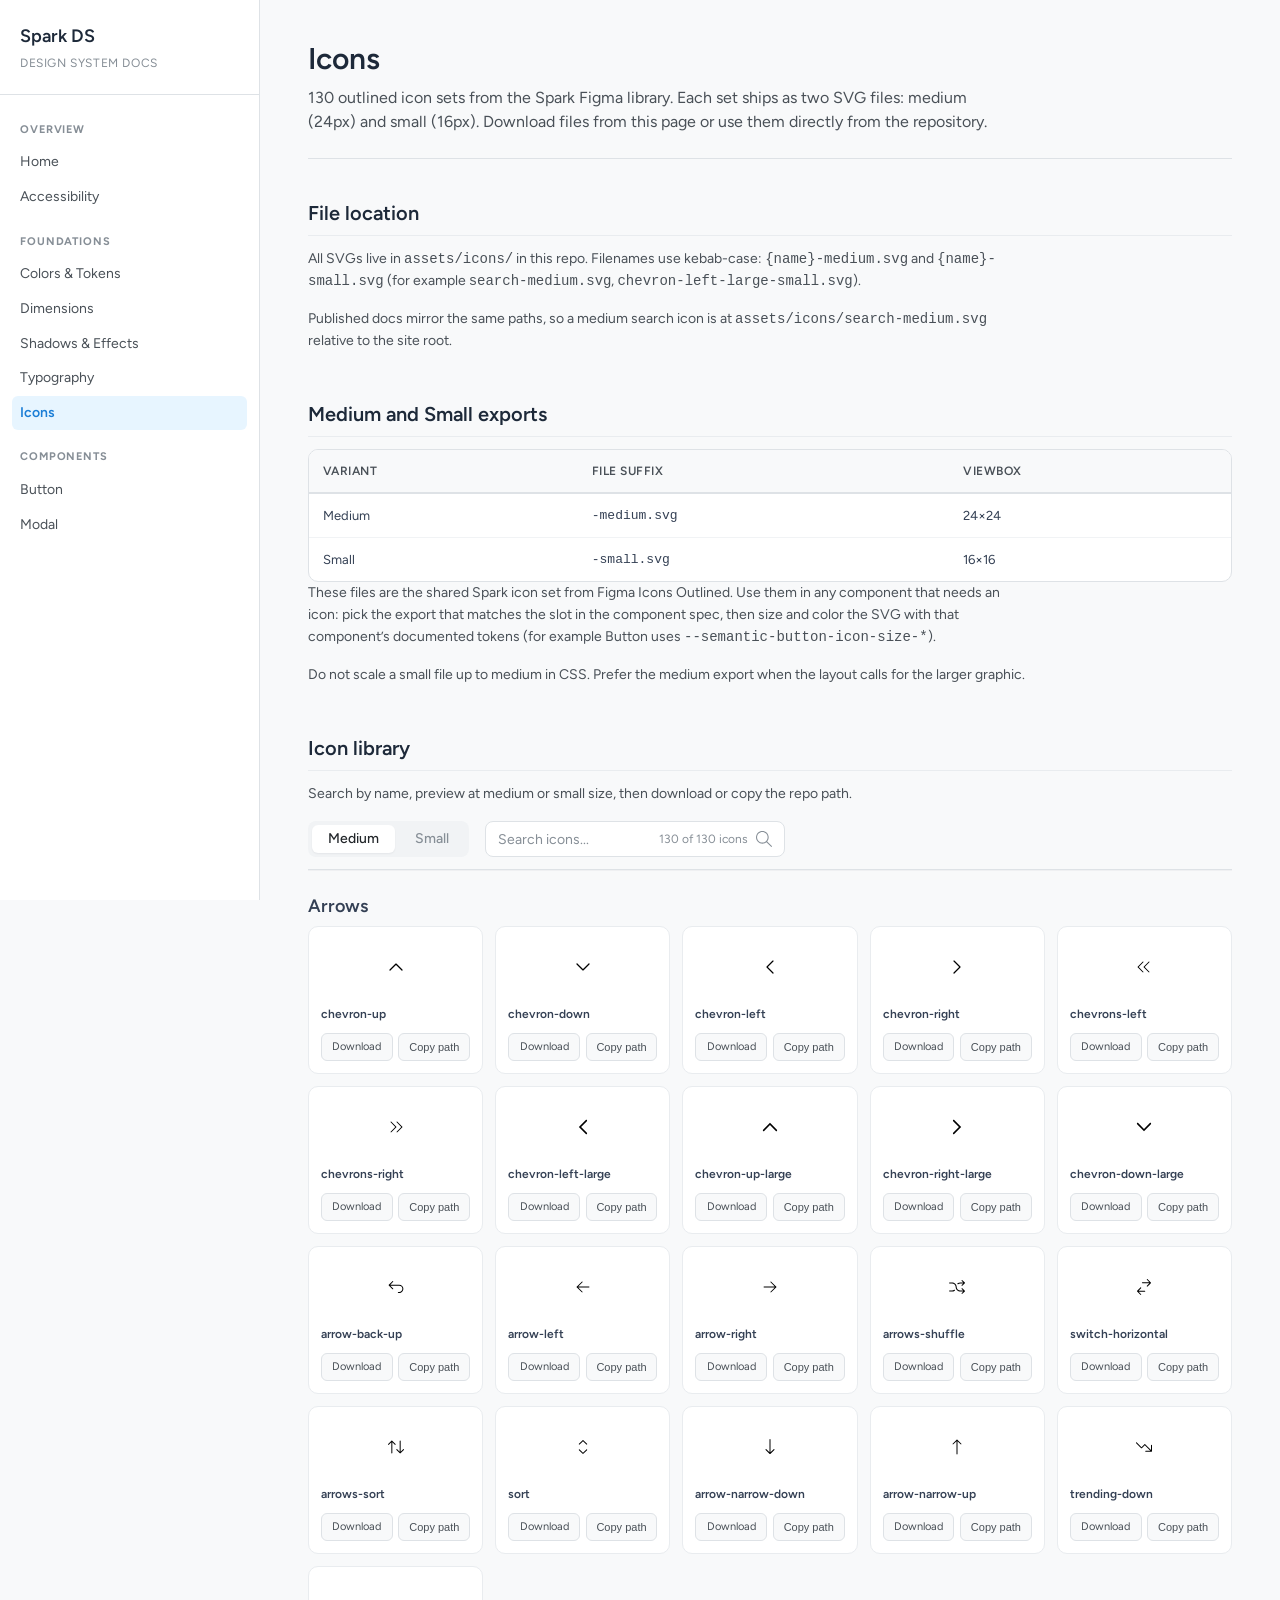
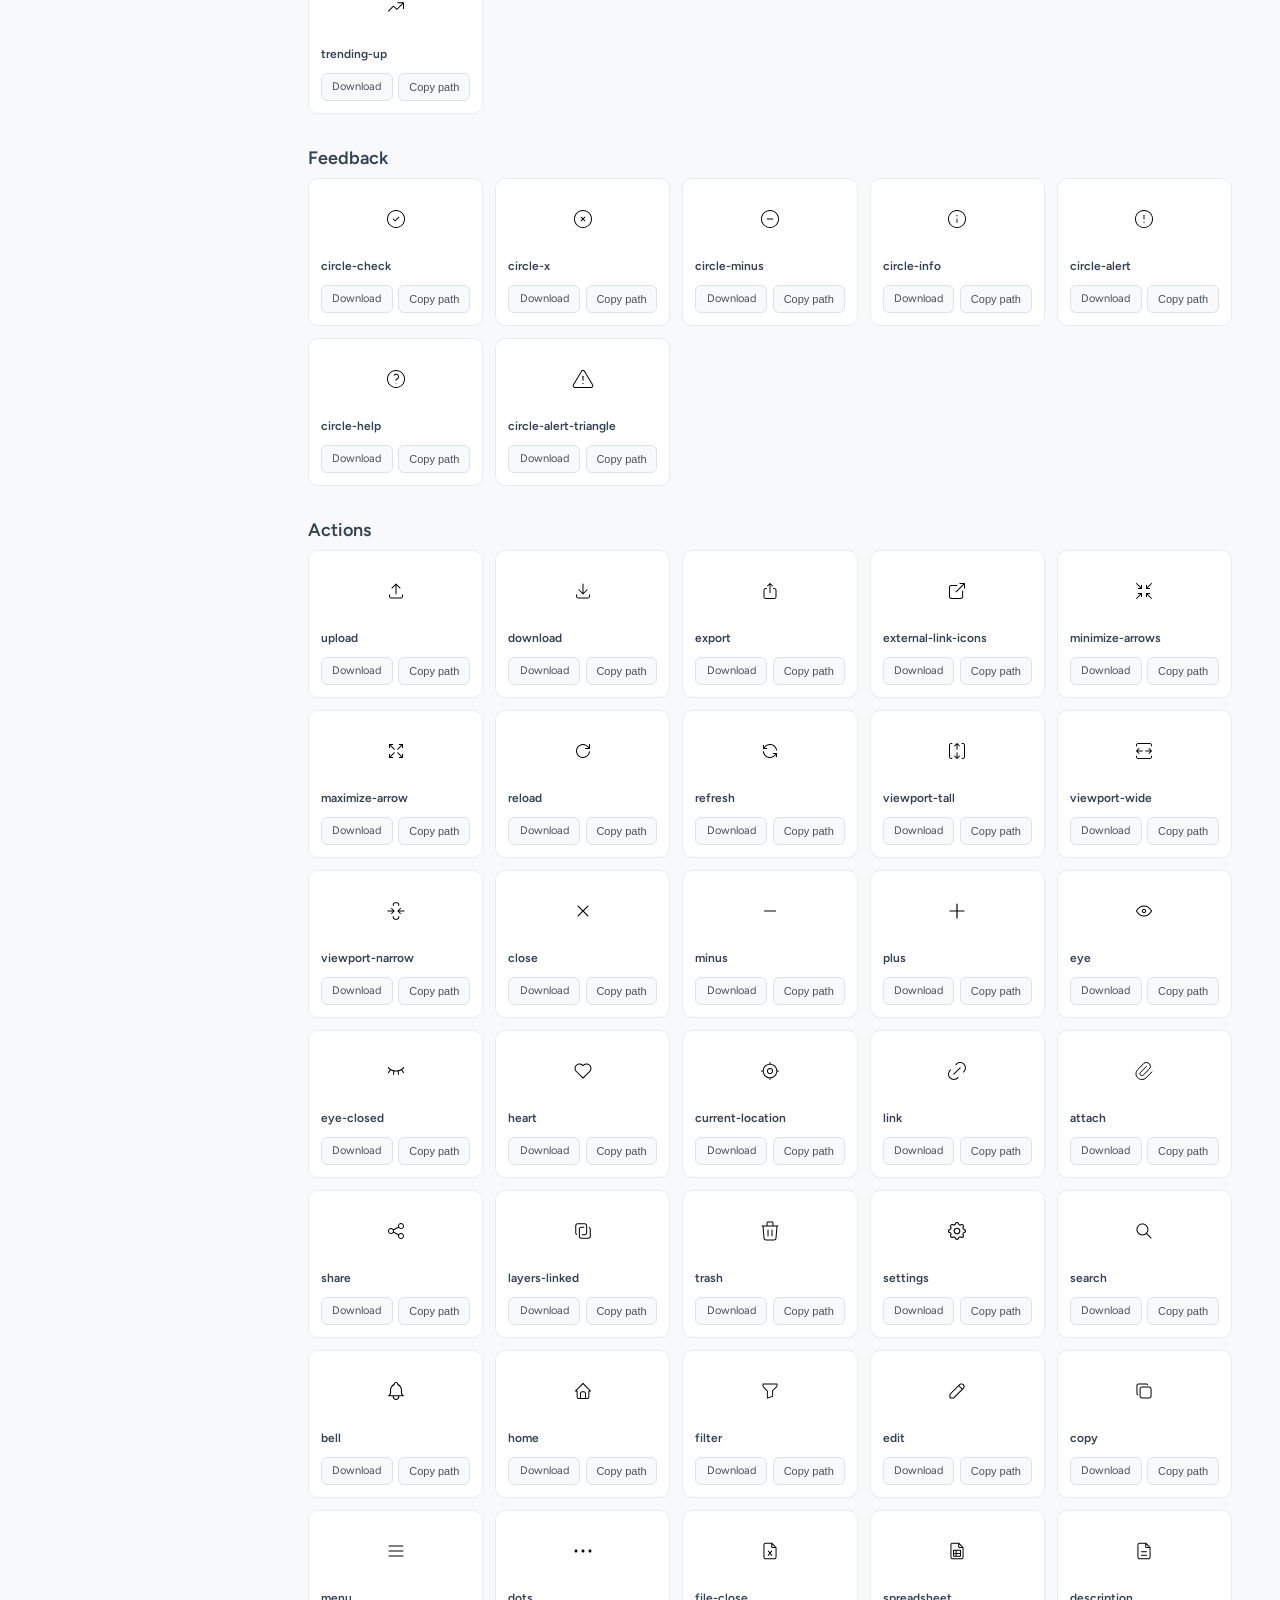
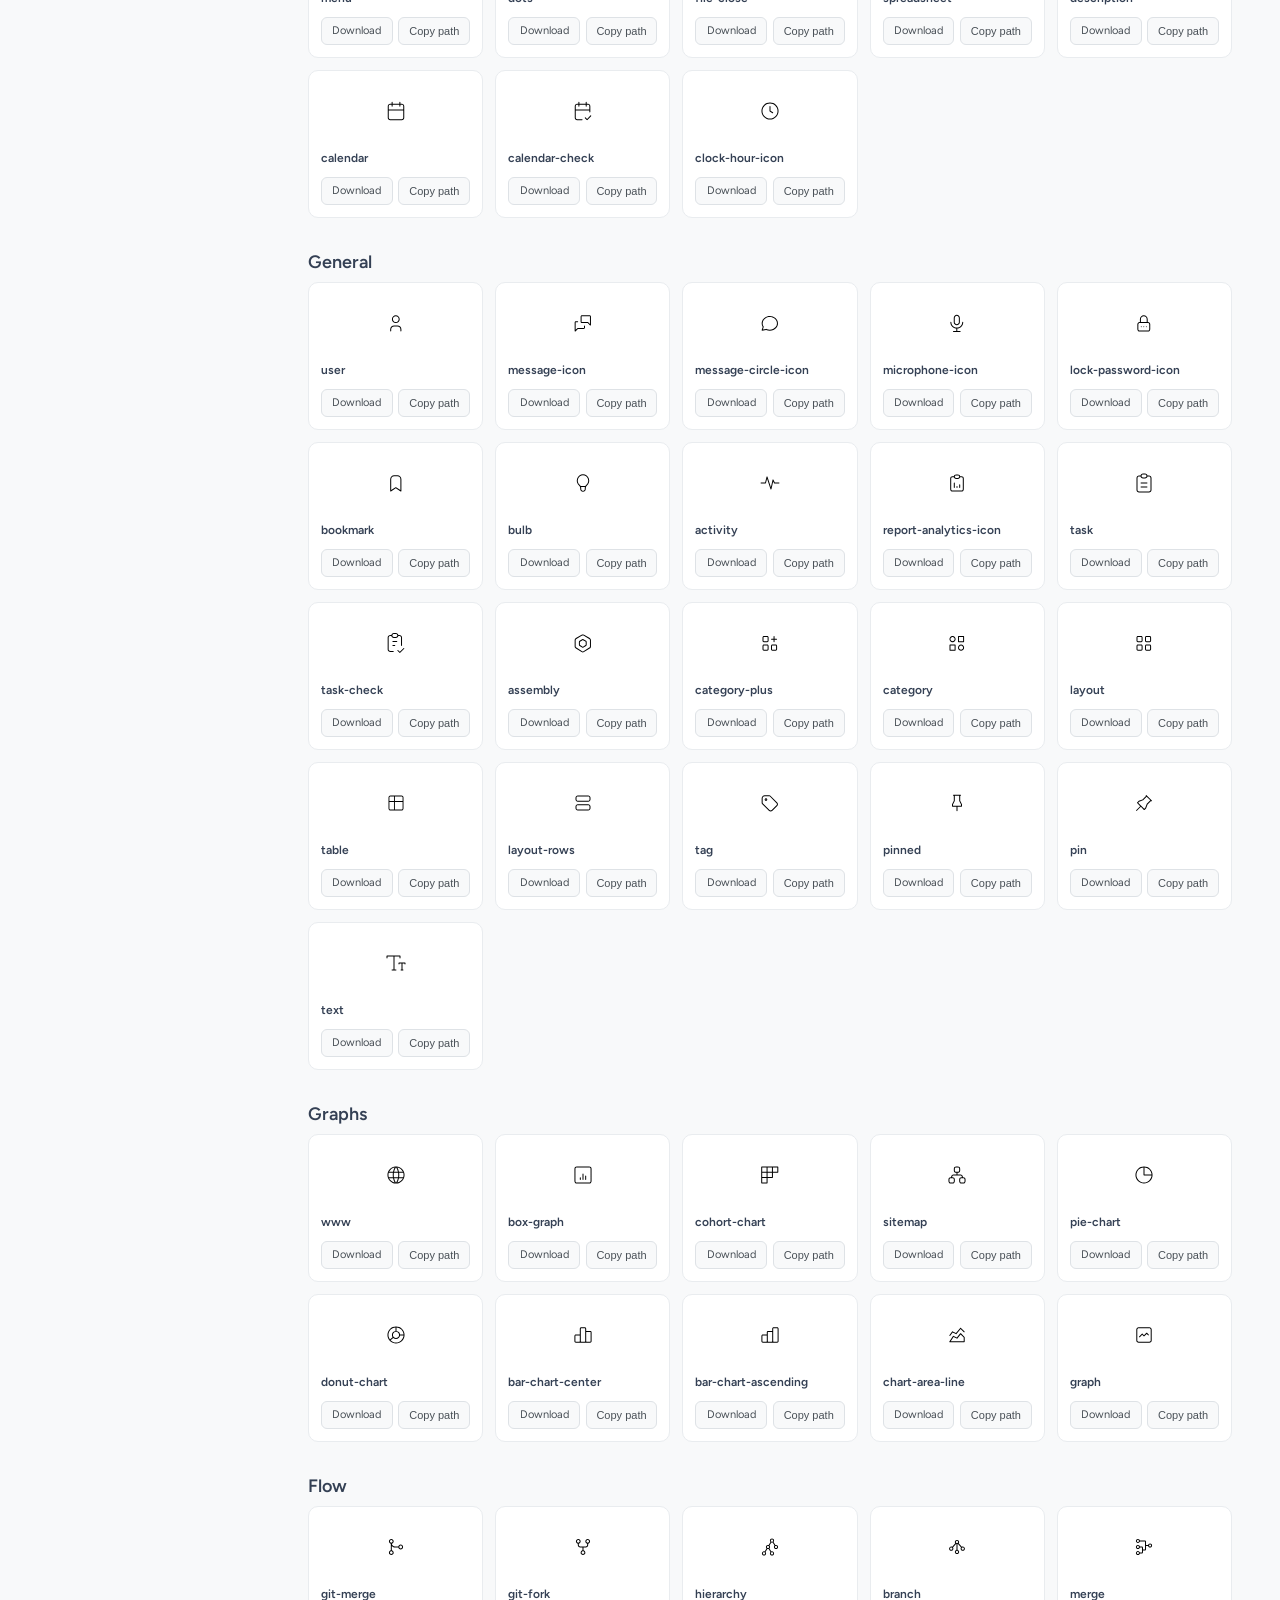
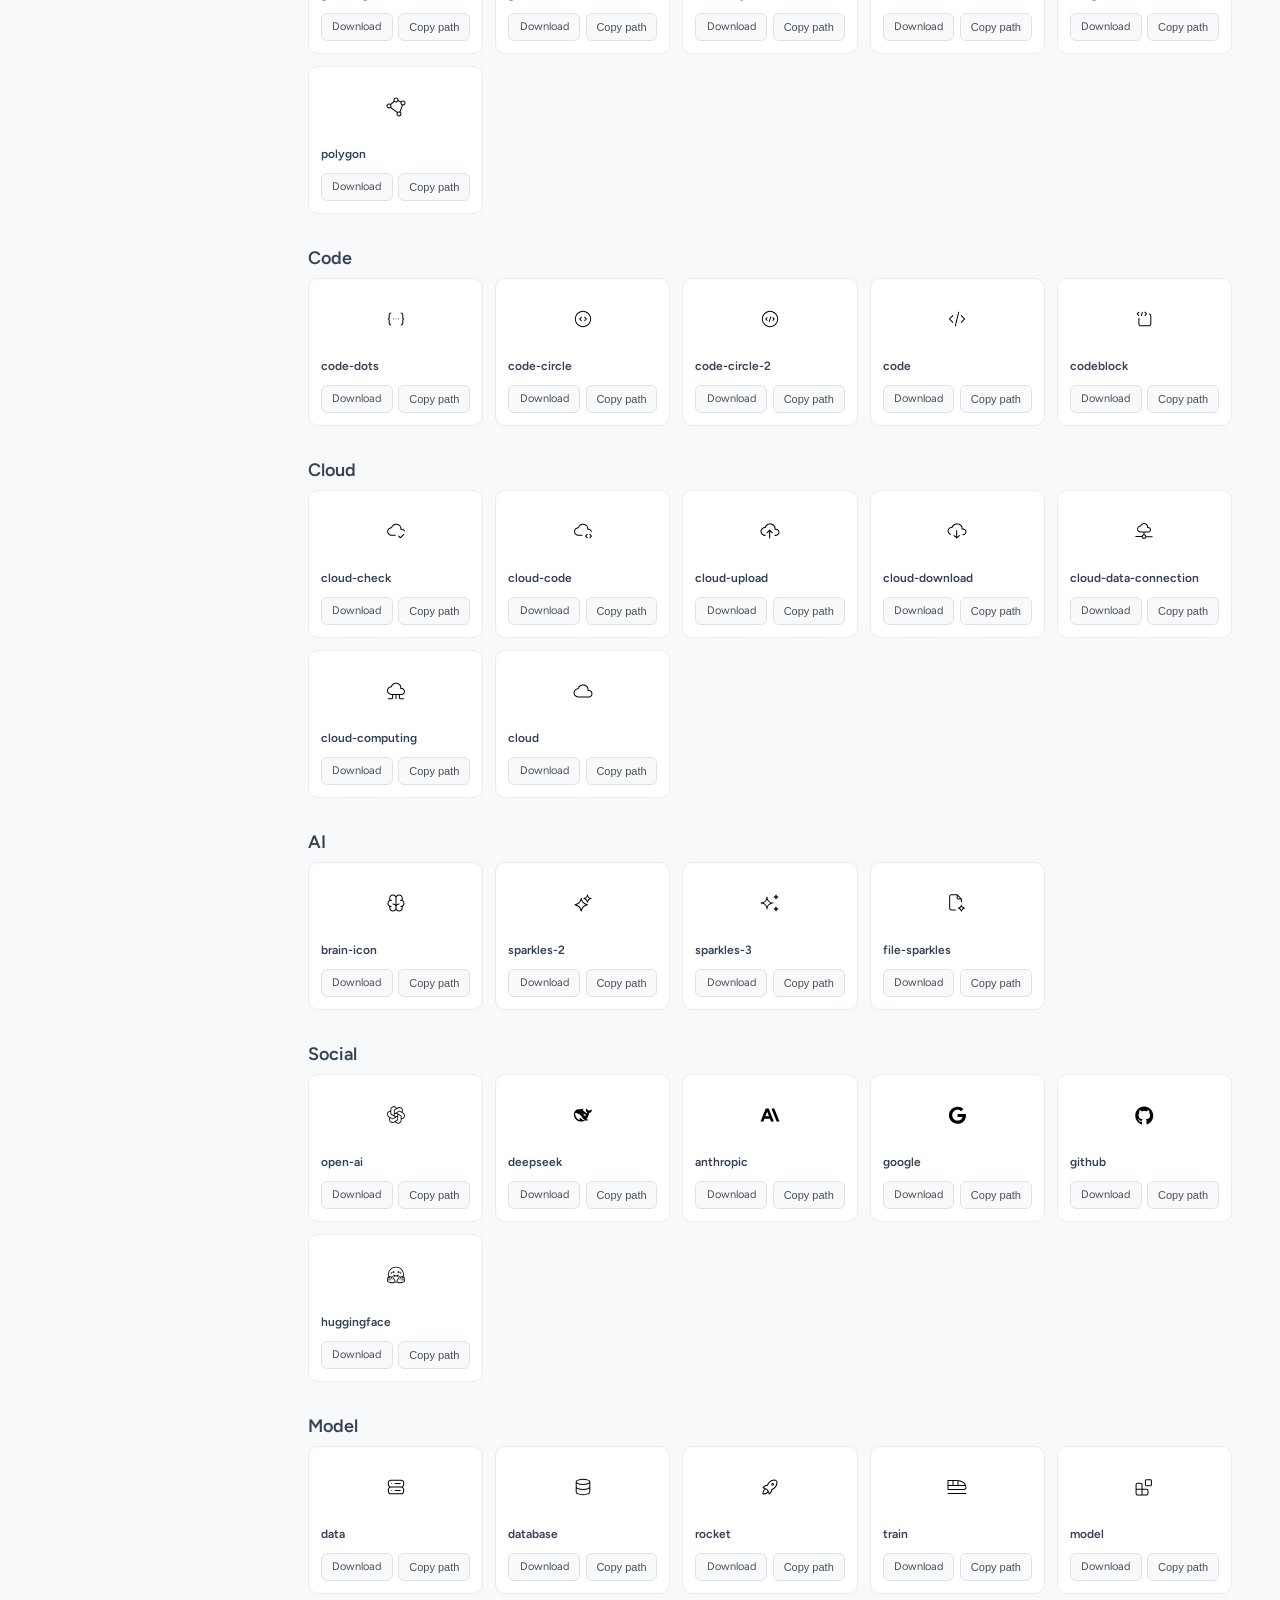
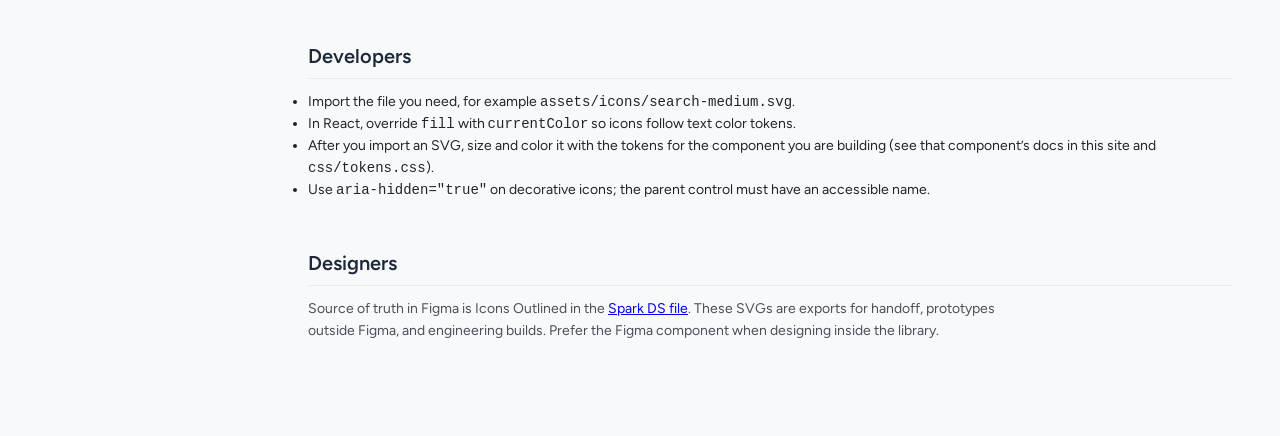
<file: icons.html>
<!DOCTYPE html>
<html lang="en">
<head>
  <meta charset="UTF-8">
  <meta name="viewport" content="width=device-width, initial-scale=1.0">
  <title>Icons - Spark Design System</title>
  <link rel="stylesheet" href="css/tokens.css">
  <link rel="stylesheet" href="css/styles.css">
</head>
<body>
  <a href="#main" class="skip-link">Skip to main content</a>

  <button class="sidebar-toggle" aria-label="Toggle navigation" aria-expanded="false">
    <svg xmlns="http://www.w3.org/2000/svg" viewBox="0 0 15.1035 11.0996" fill="none" aria-hidden="true"><path id="Vector" d="M14.6035 10.0996C14.8796 10.0996 15.1034 10.3236 15.1035 10.5996C15.1035 10.8757 14.8796 11.0996 14.6035 11.0996H0.5C0.224022 11.0994 0 10.8756 0 10.5996C8.38968e-05 10.3237 0.224074 10.0998 0.5 10.0996H14.6035ZM14.6035 5.0498C14.8796 5.04982 15.1035 5.27367 15.1035 5.5498C15.1035 5.82593 14.8796 6.04978 14.6035 6.0498H0.5C0.224022 6.04961 0 5.82583 0 5.5498C0 5.27378 0.224022 5.05 0.5 5.0498H14.6035ZM14.6035 0C14.8795 2.00931e-05 15.1034 0.223996 15.1035 0.5C15.1035 0.77613 14.8796 0.99998 14.6035 1H0.5C0.224023 0.999806 0 0.776023 0 0.5C0.000147373 0.224102 0.224113 0.000193524 0.5 0H14.6035Z" fill="currentColor"/></svg>
  </button>

  <div class="site-wrapper">
    <aside class="sidebar" role="navigation" aria-label="Main navigation">
      <div class="sidebar-header">
        <h1>Spark DS</h1>
        <div class="subtitle">Design System Docs</div>
      </div>
      <nav>
        <div class="sidebar-section">
          <div class="sidebar-section-title">Overview</div>
          <a href="index.html" class="sidebar-link">Home</a>
          <a href="accessibility.html" class="sidebar-link">Accessibility</a>
        </div>
        <div class="sidebar-section">
          <div class="sidebar-section-title">Foundations</div>
          <a href="colors.html" class="sidebar-link">Colors &amp; Tokens</a>
          <a href="dimensions.html" class="sidebar-link">Dimensions</a>
          <a href="shadows-effects.html" class="sidebar-link">Shadows &amp; Effects</a>
          <a href="typography.html" class="sidebar-link">Typography</a>
          <a href="icons.html" class="sidebar-link active">Icons</a>
        </div>
        <div class="sidebar-section">
          <div class="sidebar-section-title">Components</div>
          <a href="button.html" class="sidebar-link">Button</a>
          <a href="modal.html" class="sidebar-link">Modal</a>
        </div>
      </nav>
    </aside>

    <main class="main-content" id="main">
      <div class="page-header">
        <h1>Icons</h1>
        <p>130 outlined icon sets from the Spark Figma library. Each set ships as two SVG files: medium (24px) and small (16px). Download files from this page or use them directly from the repository.</p>
      </div>

      <div class="doc-section">
        <h2>File location</h2>
        <p>All SVGs live in <code>assets/icons/</code> in this repo. Filenames use kebab-case: <code>{name}-medium.svg</code> and <code>{name}-small.svg</code> (for example <code>search-medium.svg</code>, <code>chevron-left-large-small.svg</code>).</p>
        <p>Published docs mirror the same paths, so a medium search icon is at <code>assets/icons/search-medium.svg</code> relative to the site root.</p>
      </div>

      <div class="doc-section">
        <h2>Medium and Small exports</h2>
        <div class="token-table-wrapper">
          <table class="token-table">
            <thead>
              <tr><th>Variant</th><th>File suffix</th><th>ViewBox</th></tr>
            </thead>
            <tbody>
              <tr><td>Medium</td><td><code>-medium.svg</code></td><td>24×24</td></tr>
              <tr><td>Small</td><td><code>-small.svg</code></td><td>16×16</td></tr>
            </tbody>
          </table>
        </div>
        <p>These files are the shared Spark icon set from Figma Icons Outlined. Use them in any component that needs an icon: pick the export that matches the slot in the component spec, then size and color the SVG with that component’s documented tokens (for example Button uses <code>--semantic-button-icon-size-*</code>).</p>
        <p>Do not scale a small file up to medium in CSS. Prefer the medium export when the layout calls for the larger graphic.</p>
      </div>

      <div class="doc-section">
        <h2>Icon library</h2>
        <p>Search by name, preview at medium or small size, then download or copy the repo path.</p>

        <div class="icons-toolbar">
          <div class="spark-segmented-control" role="group" aria-label="Preview size">
            <button type="button" data-icon-size="medium" aria-pressed="true">Medium</button>
            <button type="button" data-icon-size="small" aria-pressed="false">Small</button>
          </div>
          <div class="icons-search-field">
            <div class="spark-search-input-wrap">
              <input type="search" id="iconSearch" class="spark-search-input" placeholder="Search icons..." aria-label="Search icons">
              <span class="icons-search-count" id="iconSearchCount" aria-live="polite"></span>
              <svg class="spark-search-input-icon" xmlns="http://www.w3.org/2000/svg" viewBox="0 0 15.1034 15.1034" fill="none" aria-hidden="true"><path d="M5.98438 0C6.77029 7.96207e-06 7.5493 0.154326 8.27539 0.455078C9.00143 0.755836 9.6611 1.19724 10.2168 1.75293C10.7724 2.30857 11.2129 2.96839 11.5137 3.69434C11.8144 4.42031 11.9697 5.19859 11.9697 5.98438C11.9697 6.77028 11.8144 7.54931 11.5137 8.27539C11.2769 8.84682 10.9516 9.37574 10.5537 9.84668L14.957 14.25C15.1522 14.4453 15.1523 14.7618 14.957 14.957C14.7618 15.1522 14.4452 15.1522 14.25 14.957L9.84668 10.5537C9.37574 10.9516 8.84685 11.2769 8.27539 11.5137C7.5493 11.8144 6.77029 11.9697 5.98438 11.9697C5.19861 11.9697 4.4203 11.8144 3.69434 11.5137C2.9684 11.2129 2.30857 10.7724 1.75293 10.2168C1.19725 9.66113 0.75584 9.00139 0.455078 8.27539C0.15432 7.54931 0 6.77028 0 5.98438C0 5.1986 0.154381 4.42031 0.455078 3.69434C0.75584 2.96824 1.1972 2.30866 1.75293 1.75293C2.30867 1.1972 2.96823 0.755837 3.69434 0.455078C4.4203 0.154386 5.1986 5.47122e-05 5.98438 0ZM5.98438 1C5.32992 1.00005 4.68179 1.12944 4.07715 1.37988C3.47244 1.63039 2.92279 1.99714 2.45996 2.45996C1.99712 2.92279 1.63039 3.47244 1.37988 4.07715C1.12942 4.68181 1.00005 5.3299 1 5.98438C1.00001 6.63896 1.12938 7.28782 1.37988 7.89258C1.63039 8.49717 1.9972 9.04701 2.45996 9.50977C2.92278 9.97253 3.47249 10.3394 4.07715 10.5898C4.68178 10.8403 5.32993 10.9697 5.98438 10.9697C6.63897 10.9697 7.28781 10.8403 7.89258 10.5898C8.49724 10.3394 9.04696 9.97255 9.50977 9.50977C9.97255 9.04699 10.3393 8.4972 10.5898 7.89258C10.8403 7.28782 10.9697 6.63896 10.9697 5.98438C10.9697 5.32991 10.8403 4.6818 10.5898 4.07715C10.3394 3.47248 9.97255 2.92278 9.50977 2.45996C9.04698 1.99719 8.49721 1.63039 7.89258 1.37988C7.28781 1.12938 6.63897 1.00001 5.98438 1Z" fill="currentColor"/></svg>
            </div>
          </div>
        </div>

        <div id="iconGallery" aria-live="polite">
          <p class="icon-empty-state">Loading icons…</p>
        </div>
      </div>

      <div class="doc-section">
        <h2>Developers</h2>
        <ul>
          <li>Import the file you need, for example <code>assets/icons/search-medium.svg</code>.</li>
          <li>In React, override <code>fill</code> with <code>currentColor</code> so icons follow text color tokens.</li>
          <li>After you import an SVG, size and color it with the tokens for the component you are building (see that component’s docs in this site and <code>css/tokens.css</code>).</li>
          <li>Use <code>aria-hidden="true"</code> on decorative icons; the parent control must have an accessible name.</li>
        </ul>
      </div>

      <div class="doc-section">
        <h2>Designers</h2>
        <p>Source of truth in Figma is Icons Outlined in the <a href="https://www.figma.com/design/KYq9ka9Hg16HdfzR4gMoMH/Spark---DS">Spark DS file</a>. These SVGs are exports for handoff, prototypes outside Figma, and engineering builds. Prefer the Figma component when designing inside the library.</p>
      </div>
    </main>
  </div>

  <script src="js/main.js"></script>
  <script src="js/icons-page.js"></script>
</body>
</html>
</file>
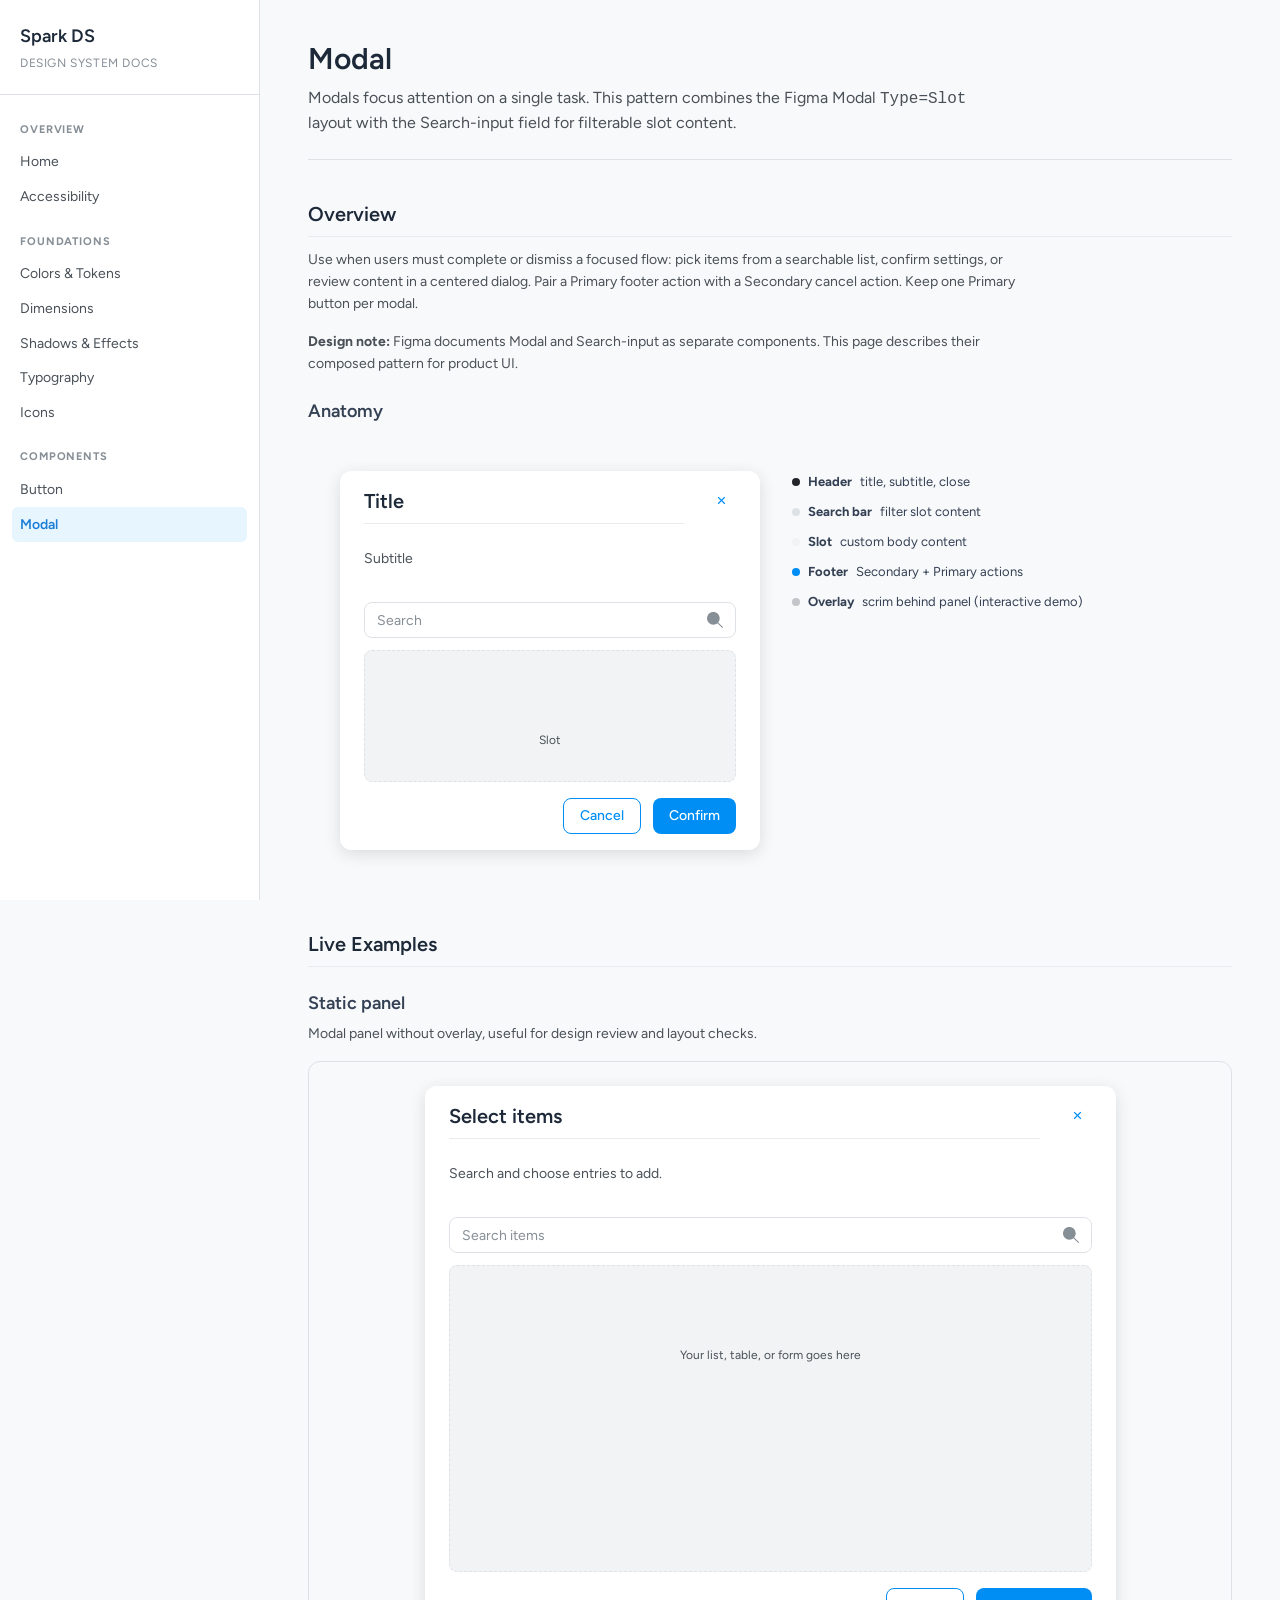
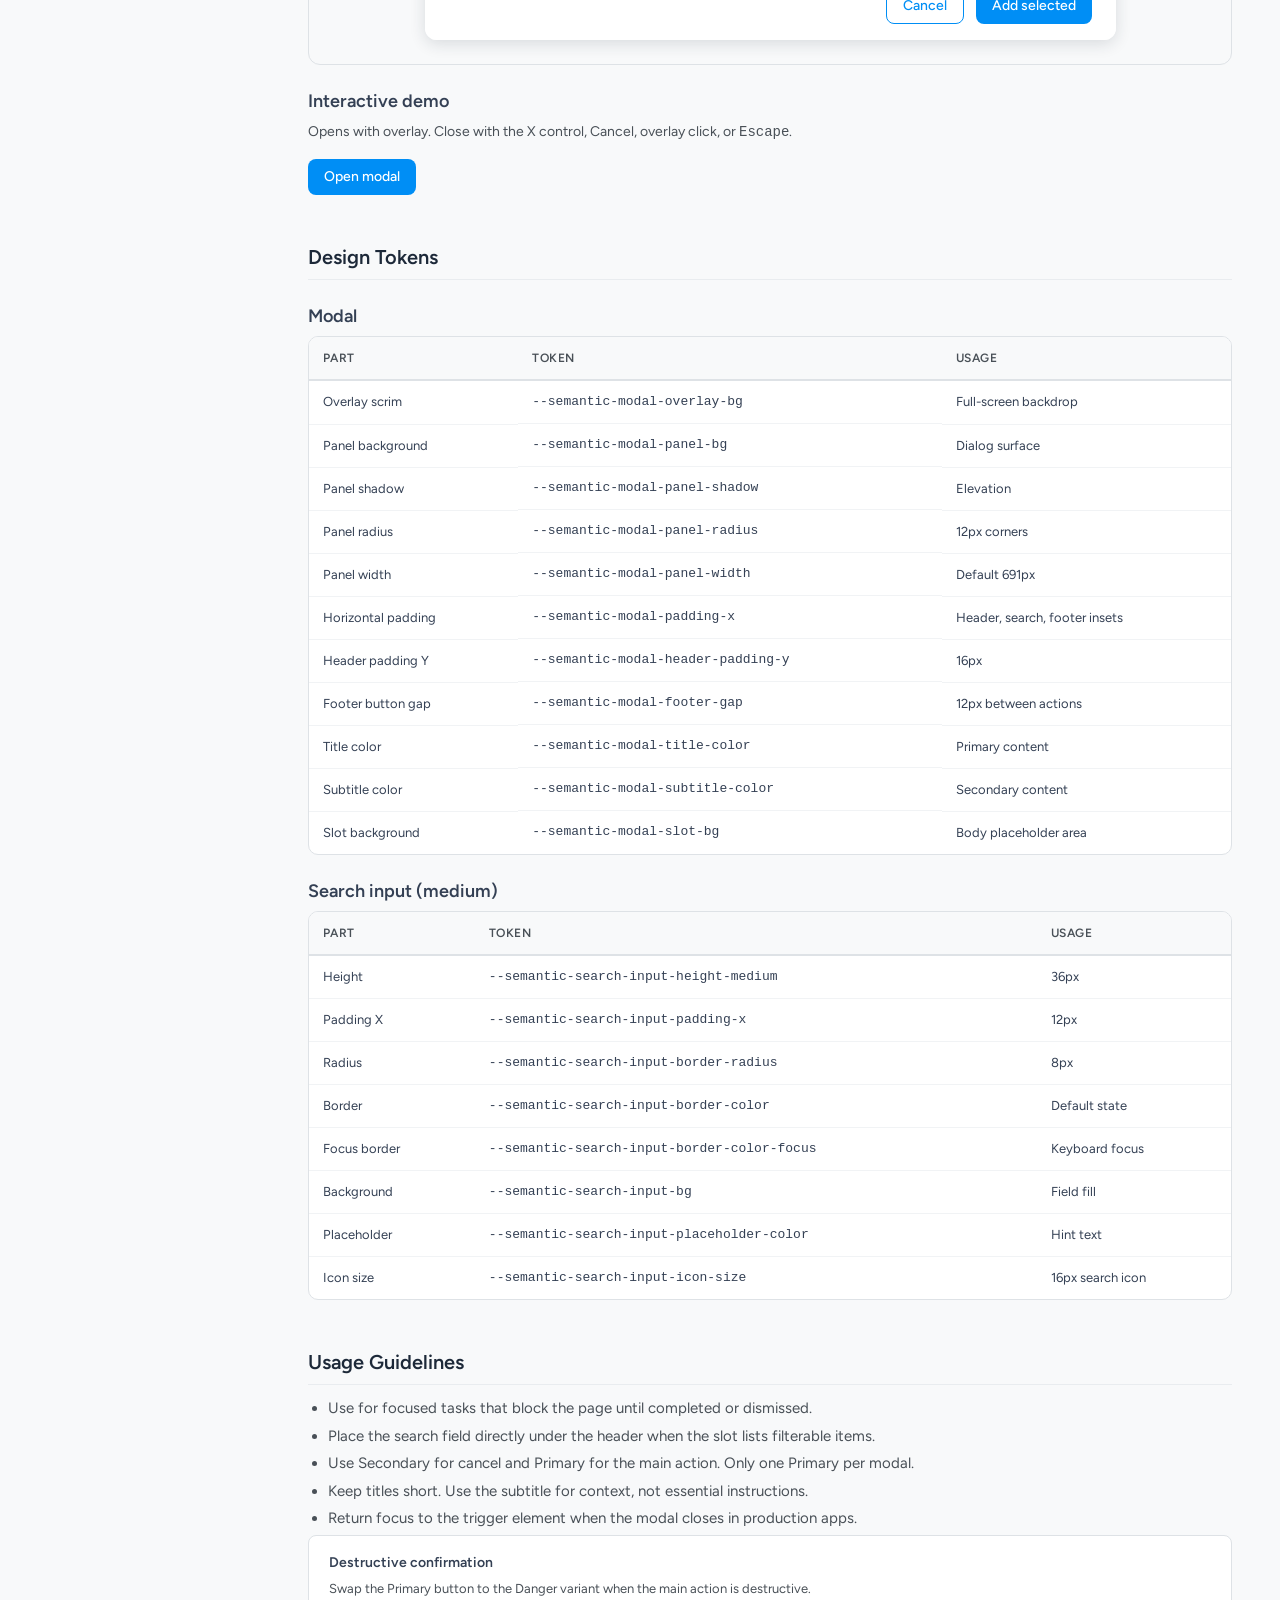
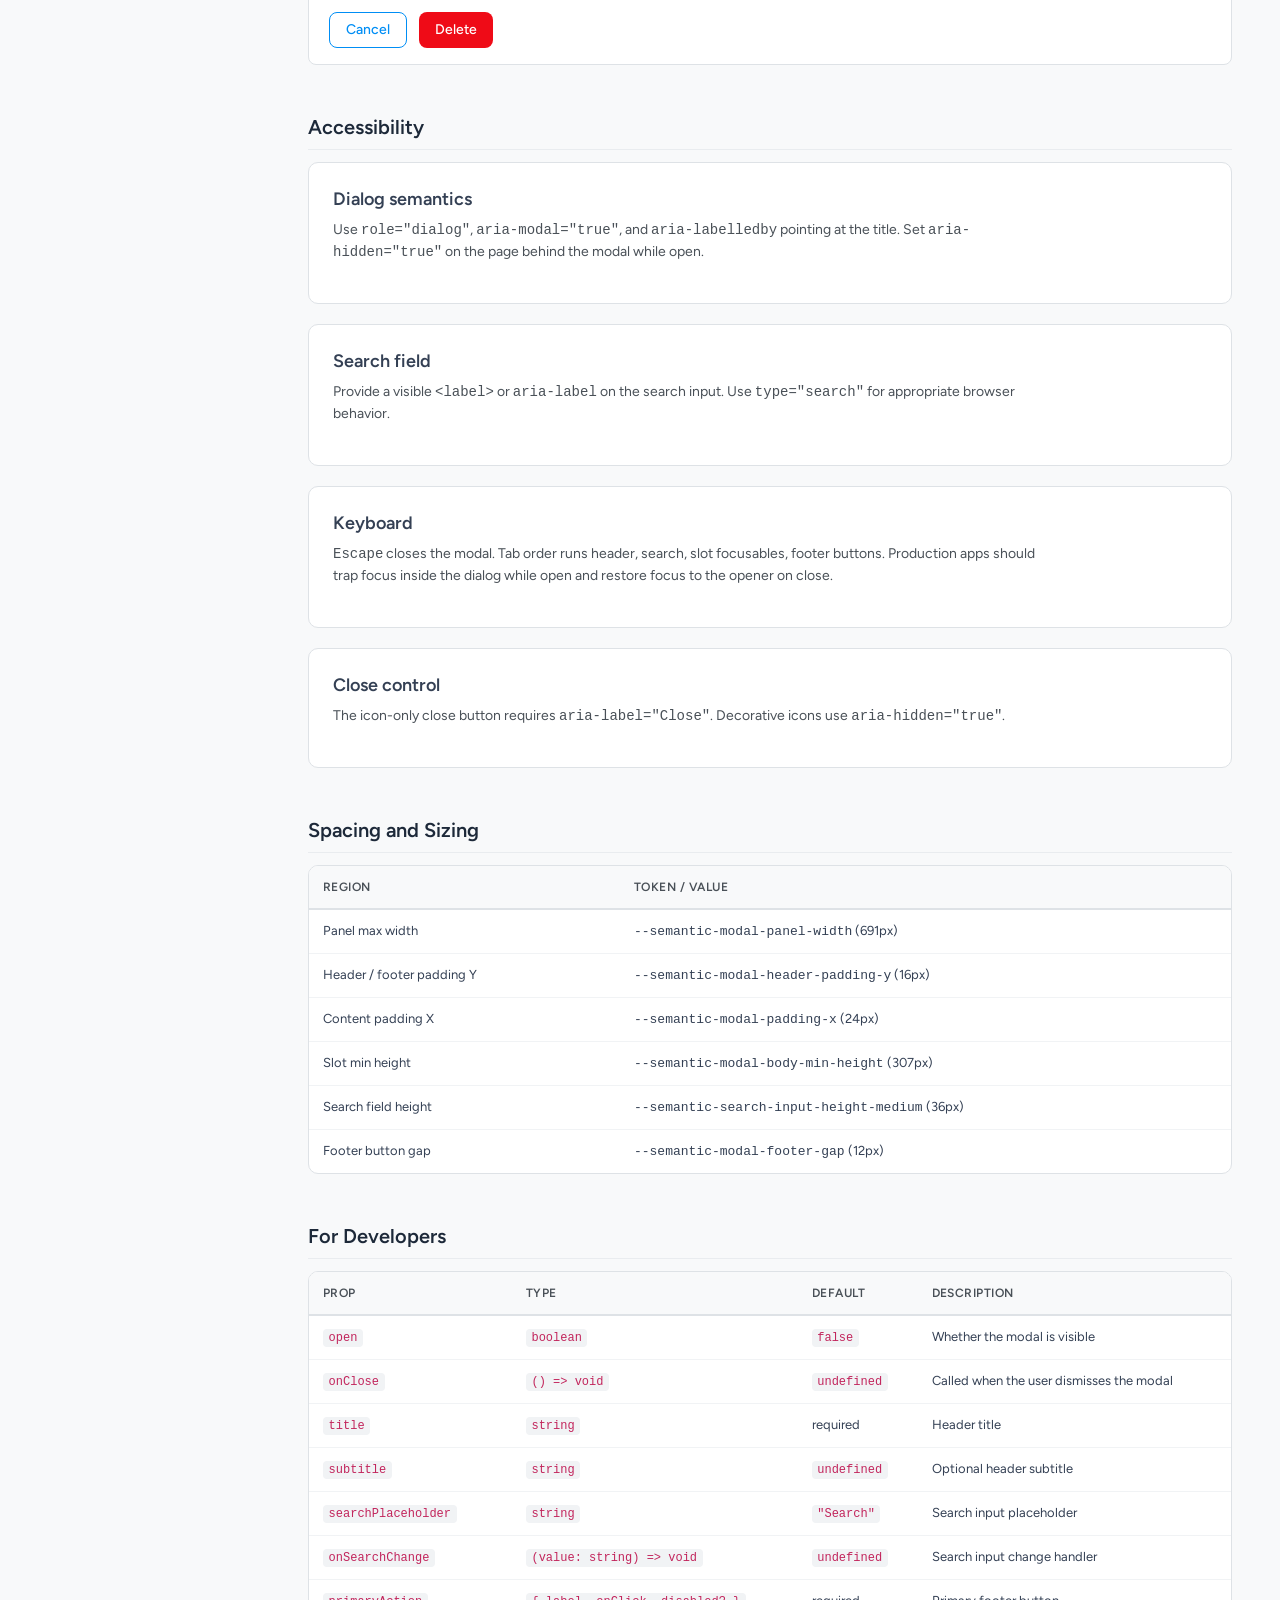
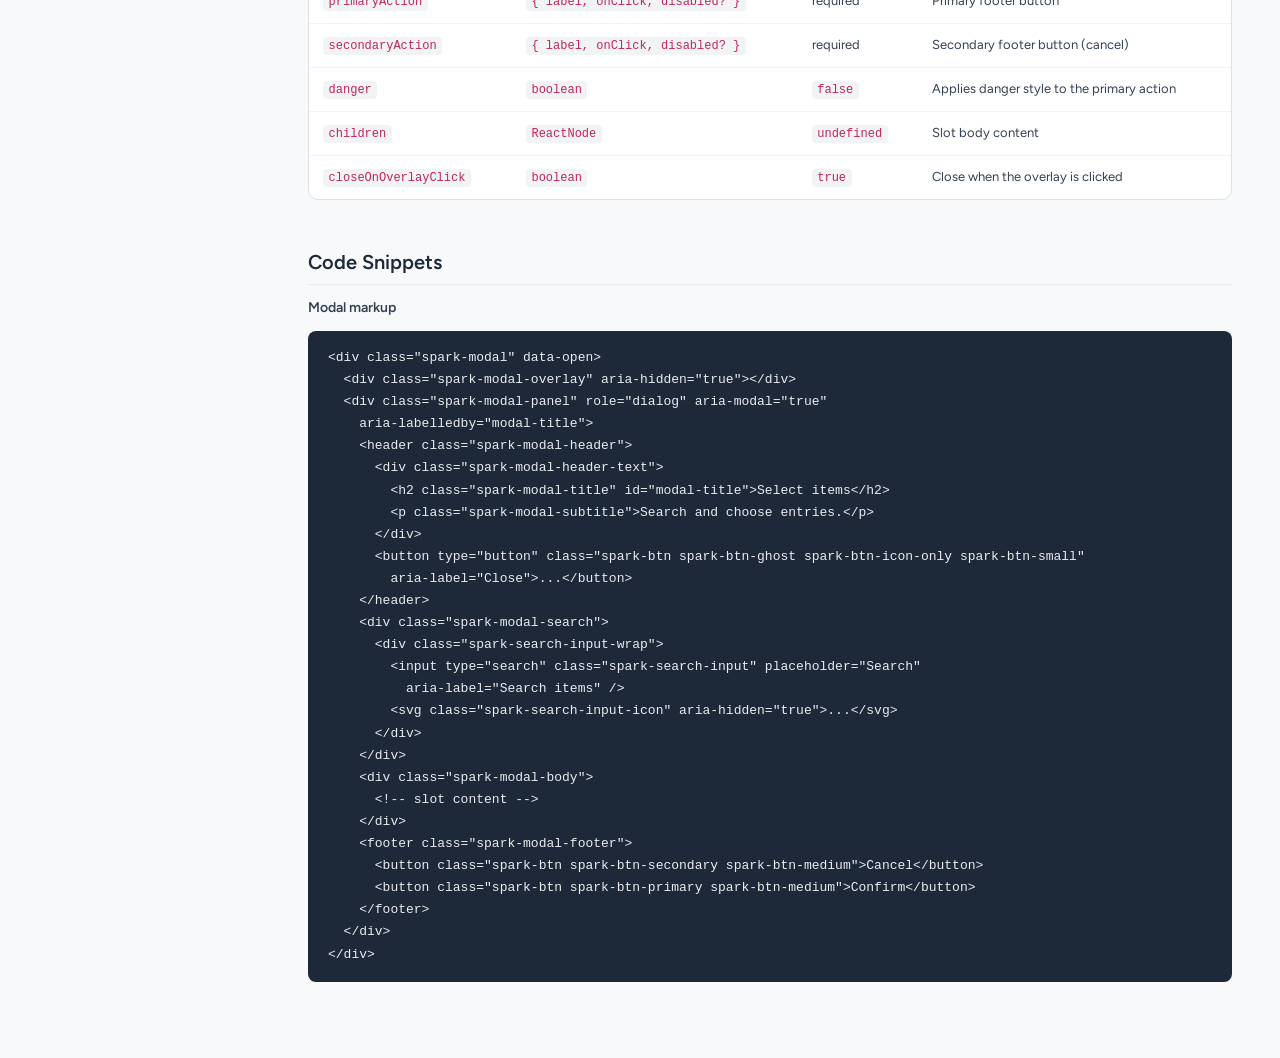
<file: modal.html>
<!DOCTYPE html>
<html lang="en">
<head>
  <meta charset="UTF-8">
  <meta name="viewport" content="width=device-width, initial-scale=1.0">
  <title>Modal - Spark Design System</title>
  <link rel="stylesheet" href="css/tokens.css">
  <link rel="stylesheet" href="css/styles.css">
  <style>
    /* ---- Button styles (footer + close; subset from Button docs) ---- */
    .spark-btn {
      display: inline-flex;
      align-items: center;
      justify-content: center;
      box-sizing: border-box;
      font-family: var(--semantic-typography-button-font-family);
      border: none;
      cursor: pointer;
      transition: var(--semantic-motion-button-transition);
      white-space: nowrap;
      text-decoration: none;
    }
    .spark-btn:focus-visible {
      outline: none;
      box-shadow: var(--semantic-shadow-focus-ring-neutral);
    }
    .spark-btn svg { flex-shrink: 0; }
    .spark-btn-small {
      height: var(--semantic-button-height-small);
      min-height: var(--semantic-button-height-small);
      padding: 0 var(--semantic-button-padding-x-small);
      font-size: var(--semantic-typography-button-small-font-size);
      font-weight: var(--semantic-typography-button-small-font-weight);
      line-height: var(--semantic-typography-button-small-line-height);
      border-radius: var(--semantic-button-border-radius-small);
      gap: var(--semantic-button-gap-icon-label-small);
    }
    .spark-btn-medium {
      height: var(--semantic-button-height-medium);
      min-height: var(--semantic-button-height-medium);
      padding: 0 var(--semantic-button-padding-x-medium);
      font-size: var(--semantic-typography-button-medium-font-size);
      font-weight: var(--semantic-typography-button-medium-font-weight);
      line-height: var(--semantic-typography-button-medium-line-height);
      border-radius: var(--semantic-button-border-radius-medium);
      gap: var(--semantic-button-gap-icon-label-medium);
    }
    .spark-btn-small svg { width: var(--semantic-button-icon-size-small); height: var(--semantic-button-icon-size-small); }
    .spark-btn-medium svg { width: var(--semantic-button-icon-size-medium); height: var(--semantic-button-icon-size-medium); }
    .spark-btn-icon-only.spark-btn-small {
      width: var(--semantic-button-height-small);
      padding: 0;
      gap: 0;
    }
    .spark-btn-primary {
      background: var(--semantic-button-primary-bg-default);
      color: var(--semantic-button-primary-content-on-surface);
    }
    .spark-btn-primary:hover { background: var(--semantic-button-primary-bg-hover-click-on); }
    .spark-btn-primary:active { background: var(--semantic-button-primary-bg-hover-click-on); }
    .spark-btn-secondary {
      background: var(--semantic-button-secondary-bg-default);
      color: var(--semantic-button-secondary-content-on-surface);
      border: var(--primitive-border-width-1) solid var(--semantic-button-secondary-border);
    }
    .spark-btn-secondary:hover {
      background: var(--semantic-button-secondary-bg-hover);
      border-color: var(--semantic-button-secondary-border-hover);
    }
    .spark-btn-secondary:active { background: var(--semantic-button-secondary-bg-click-on); }
    .spark-btn-ghost:not(.spark-btn-danger) {
      background: transparent;
      color: var(--semantic-button-ghost-content-on-surface-default);
    }
    .spark-btn-ghost:not(.spark-btn-danger):hover { background: var(--semantic-button-ghost-bg-hover); }
    .spark-btn-primary.spark-btn-danger {
      background: var(--semantic-button-primary-danger-bg-default);
      color: var(--semantic-button-primary-danger-content-on-surface);
    }
    .spark-btn-primary.spark-btn-danger:hover { background: var(--semantic-button-primary-danger-bg-hover); }

    /* ---- Modal panel (shared) ---- */
    .spark-modal-panel {
      display: flex;
      flex-direction: column;
      width: 100%;
      max-width: var(--semantic-modal-panel-width);
      background: var(--semantic-modal-panel-bg);
      border-radius: var(--semantic-modal-panel-radius);
      box-shadow: var(--semantic-modal-panel-shadow);
      overflow: hidden;
    }
    .spark-modal-header {
      display: flex;
      align-items: flex-start;
      gap: var(--semantic-modal-header-gap);
      padding: var(--semantic-modal-header-padding-y) var(--semantic-modal-padding-x);
      background: var(--semantic-modal-panel-bg);
    }
    .spark-modal-header-text {
      flex: 1;
      min-width: 0;
      display: flex;
      flex-direction: column;
      gap: var(--semantic-modal-section-gap);
    }
    .spark-modal-title {
      margin: 0;
      font-family: var(--semantic-modal-title-font-family);
      font-size: var(--semantic-modal-title-font-size);
      font-weight: var(--semantic-modal-title-font-weight);
      line-height: var(--semantic-modal-title-line-height);
      color: var(--semantic-modal-title-color);
    }
    .spark-modal-subtitle {
      margin: 0;
      font-family: var(--semantic-modal-subtitle-font-family);
      font-size: var(--semantic-modal-subtitle-font-size);
      font-weight: var(--semantic-modal-subtitle-font-weight);
      line-height: var(--semantic-modal-subtitle-line-height);
      color: var(--semantic-modal-subtitle-color);
    }
    .spark-modal-search {
      padding: 0 var(--semantic-modal-padding-x) var(--semantic-modal-section-gap);
    }
    .spark-modal-body {
      flex: 1;
      min-height: var(--semantic-modal-slot-min-height);
      margin: 0 var(--semantic-modal-padding-x);
      padding: var(--primitive-space-4);
      background: var(--semantic-modal-slot-bg);
      border: var(--primitive-border-width-1) dashed var(--semantic-modal-slot-border);
      border-radius: var(--primitive-radius-md);
      box-sizing: border-box;
    }
    .spark-modal-body-label {
      margin: 0;
      font-size: var(--semantic-typography-detail-font-size);
      line-height: var(--semantic-typography-detail-line-height);
      color: var(--semantic-content-tertiary);
      text-align: center;
      padding-top: 4rem;
    }
    .spark-modal-footer {
      display: flex;
      align-items: center;
      justify-content: flex-end;
      gap: var(--semantic-modal-footer-gap);
      padding: var(--semantic-modal-footer-padding-y) var(--semantic-modal-padding-x);
      background: var(--semantic-modal-panel-bg);
    }

    /* ---- Full modal (overlay + centered) ---- */
    .spark-modal {
      position: fixed;
      inset: 0;
      z-index: var(--semantic-modal-z-index);
      display: flex;
      align-items: center;
      justify-content: center;
      padding: var(--primitive-space-6);
      box-sizing: border-box;
      visibility: hidden;
      opacity: 0;
      pointer-events: none;
      transition: var(--semantic-motion-modal-transition);
    }
    .spark-modal[data-open] {
      visibility: visible;
      opacity: 1;
      pointer-events: auto;
    }
    .spark-modal-overlay {
      position: absolute;
      inset: 0;
      background: var(--semantic-modal-overlay-bg);
      cursor: pointer;
    }
    .spark-modal .spark-modal-panel {
      position: relative;
      z-index: 1;
      max-width: min(var(--semantic-modal-panel-width), var(--semantic-modal-panel-max-width));
      max-height: calc(100vh - 2 * var(--primitive-space-6));
      overflow: auto;
    }

    /* ---- Static showcase (panel only, no overlay) ---- */
    .modal-showcase {
      background: var(--semantic-surface-canvas);
      border: 1px solid var(--semantic-border-default);
      border-radius: var(--primitive-radius-lg);
      padding: var(--primitive-space-6);
      margin: 1rem 0 1.5rem;
      display: flex;
      justify-content: center;
    }

    .anatomy-diagram {
      display: flex;
      align-items: flex-start;
      gap: 2rem;
      padding: 2rem;
      background: var(--semantic-surface-canvas);
      border-radius: var(--primitive-radius-lg);
      margin: 1rem 0 1.5rem;
      flex-wrap: wrap;
    }
    .anatomy-labels {
      display: flex;
      flex-direction: column;
      gap: 0.5rem;
      min-width: 200px;
    }
    .anatomy-label {
      display: flex;
      align-items: center;
      gap: 0.5rem;
      font-size: 0.8125rem;
      color: #344054;
    }
    .anatomy-dot {
      width: 8px;
      height: 8px;
      border-radius: 50%;
      flex-shrink: 0;
    }

    .code-block {
      display: block;
      padding: 1rem 1.25rem;
      background: #1D2939;
      color: #E9ECEF;
      font-family: "SF Mono", "Fira Code", monospace;
      font-size: 0.8125rem;
      line-height: 1.7;
      overflow-x: auto;
      white-space: pre;
      border-radius: 8px;
    }
    .code-block-wrapper { margin-bottom: 1.5rem; }
    .code-block-wrapper h4 { font-size: 0.875rem; font-weight: 600; color: #344054; margin-bottom: 0.5rem; }
    .props-table { width: 100%; border-collapse: collapse; font-size: 0.8125rem; }
    .props-table th { text-align: left; padding: 0.625rem 0.875rem; font-weight: 600; color: #495057; border-bottom: 2px solid #DEE2E6; font-size: 0.75rem; text-transform: uppercase; letter-spacing: 0.04em; background: #F8F9FA; }
    .props-table td { padding: 0.625rem 0.875rem; border-bottom: 1px solid #F1F3F5; vertical-align: top; color: #344054; }
    .props-table code { font-family: "SF Mono", "Fira Code", monospace; font-size: 0.75rem; background: #F1F3F5; padding: 0.1rem 0.35rem; border-radius: 4px; }
    .guideline-list { margin: 0.5rem 0 0 1.25rem; color: #495057; }
    .guideline-list li { margin-bottom: 0.35rem; font-size: 0.9375rem; }
    .usage-pattern { padding: 1rem 1.25rem; background: #fff; border: 1px solid #DEE2E6; border-radius: 8px; margin-bottom: 0.75rem; }
    .usage-pattern h4 { font-size: 0.875rem; font-weight: 600; color: #344054; margin-bottom: 0.25rem; }
    .usage-pattern p { font-size: 0.8125rem; color: #495057; margin: 0 0 0.75rem; }
    .visually-hidden {
      position: absolute;
      width: 1px;
      height: 1px;
      padding: 0;
      margin: -1px;
      overflow: hidden;
      clip: rect(0, 0, 0, 0);
      white-space: nowrap;
      border: 0;
    }
  </style>
</head>
<body>
  <a href="#main" class="skip-link">Skip to main content</a>

  <button class="sidebar-toggle" aria-label="Toggle navigation" aria-expanded="false">
    <svg xmlns="http://www.w3.org/2000/svg" viewBox="0 0 15.1035 11.0996" fill="none" aria-hidden="true"><path d="M14.6035 10.0996C14.8796 10.0996 15.1034 10.3236 15.1035 10.5996C15.1035 10.8757 14.8796 11.0996 14.6035 11.0996H0.5C0.224022 11.0994 0 10.8756 0 10.5996 0 10.8756 0.224074 10.0998 0.5 10.0996H14.6035ZM14.6035 5.0498C14.8796 5.04982 15.1035 5.27367 15.1035 5.5498C15.1035 5.82593 14.8796 6.04978 14.6035 6.0498H0.5C0.224022 6.04961 0 5.82583 0 5.5498 0 5.27378 0.224022 5.05 0.5 5.0498H14.6035ZM14.6035 0C14.8795 0 15.1034 0.224 15.1035 0.5C15.1035 0.776 14.8796 1 14.6035 1H0.5C0.224 0.999806 0 0.776 0 0.5C0 0.224 0.224 0 0.5 0H14.6035Z" fill="currentColor"/></svg>
  </button>

  <div class="site-wrapper">
    <aside class="sidebar" role="navigation" aria-label="Main navigation">
      <div class="sidebar-header">
        <h1>Spark DS</h1>
        <div class="subtitle">Design System Docs</div>
      </div>
      <nav>
        <div class="sidebar-section">
          <div class="sidebar-section-title">Overview</div>
          <a href="index.html" class="sidebar-link">Home</a>
          <a href="accessibility.html" class="sidebar-link">Accessibility</a>
        </div>
        <div class="sidebar-section">
          <div class="sidebar-section-title">Foundations</div>
          <a href="colors.html" class="sidebar-link">Colors &amp; Tokens</a>
          <a href="dimensions.html" class="sidebar-link">Dimensions</a>
          <a href="shadows-effects.html" class="sidebar-link">Shadows &amp; Effects</a>
          <a href="typography.html" class="sidebar-link">Typography</a>
          <a href="icons.html" class="sidebar-link">Icons</a>
        </div>
        <div class="sidebar-section">
          <div class="sidebar-section-title">Components</div>
          <a href="button.html" class="sidebar-link">Button</a>
          <a href="modal.html" class="sidebar-link active">Modal</a>
        </div>
      </nav>
    </aside>

    <main class="main-content" id="main">

      <div class="page-header">
        <h1>Modal</h1>
        <p>Modals focus attention on a single task. This pattern combines the Figma Modal <code>Type=Slot</code> layout with the Search-input field for filterable slot content.</p>
      </div>

      <div class="doc-section">
        <h2>Overview</h2>
        <p>Use when users must complete or dismiss a focused flow: pick items from a searchable list, confirm settings, or review content in a centered dialog. Pair a Primary footer action with a Secondary cancel action. Keep one Primary button per modal.</p>
        <p><strong>Design note:</strong> Figma documents Modal and Search-input as separate components. This page describes their composed pattern for product UI.</p>

        <h3>Anatomy</h3>
        <div class="anatomy-diagram">
          <div class="spark-modal-panel" style="max-width: 420px; flex: 1;">
            <header class="spark-modal-header">
              <div class="spark-modal-header-text">
                <h2 class="spark-modal-title" id="anatomy-modal-title">Title</h2>
                <p class="spark-modal-subtitle">Subtitle</p>
              </div>
              <button type="button" class="spark-btn spark-btn-ghost spark-btn-icon-only spark-btn-small" aria-label="Close" tabindex="-1">
                <svg xmlns="http://www.w3.org/2000/svg" viewBox="0 0 15.1035 15.1035" fill="none" aria-hidden="true"><path d="M3.89258 2.93945L2.93945 3.89258L6.04688 7L2.93945 10.1074L3.89258 11.0605L7 7.95312L10.1074 11.0605L11.0605 10.1074L7.95312 7L11.0605 3.89258L10.1074 2.93945L7 6.04688L3.89258 2.93945Z" fill="currentColor"/></svg>
              </button>
            </header>
            <div class="spark-modal-search">
              <div class="spark-search-input-wrap">
                <input type="search" class="spark-search-input" placeholder="Search" readonly tabindex="-1" aria-hidden="true">
                <svg class="spark-search-input-icon" xmlns="http://www.w3.org/2000/svg" viewBox="0 0 15.1034 15.1034" fill="none" aria-hidden="true"><path d="M5.98438 0C6.77029 7.96207e-06 7.5493 0.154326 8.27539 0.455078C9.00143 0.755836 9.6611 1.19724 10.2168 1.75293C10.7724 2.30857 11.2129 2.96839 11.5137 3.69434C11.8144 4.42031 11.9697 5.19859 11.9697 5.98438C11.9697 6.77028 11.8144 7.54931 11.5137 8.27539C11.2769 8.84682 10.9516 9.37574 10.5537 9.84668L14.957 14.25C15.1522 14.4453 15.1523 14.7618 14.957 14.957C14.7618 15.1522 14.4452 15.1522 14.25 14.957L9.84668 10.5537C9.37574 10.9516 8.84685 11.2769 8.27539 11.5137C7.5493 11.8144 6.77029 11.9697 5.98438 11.9697C5.19861 11.9697 4.4203 11.8144 3.69434 11.5137C2.9684 11.2129 2.30857 10.7724 1.75293 10.2168C1.19725 9.66113 0.75584 9.00139 0.455078 8.27539C0.15432 7.54931 0 6.77028 0 5.98438C0 5.1986 0.154381 4.42031 0.455078 3.69434C0.75584 2.96824 1.1972 2.30866 1.75293 1.75293C2.30867 1.1972 2.96823 0.755837 3.69434 0.455078C4.4203 0.154386 5.1986 0 5.98438 0Z" fill="currentColor"/></svg>
              </div>
            </div>
            <div class="spark-modal-body" style="min-height: 120px;">
              <p class="spark-modal-body-label">Slot</p>
            </div>
            <footer class="spark-modal-footer">
              <button type="button" class="spark-btn spark-btn-secondary spark-btn-medium" tabindex="-1">Cancel</button>
              <button type="button" class="spark-btn spark-btn-primary spark-btn-medium" tabindex="-1">Confirm</button>
            </footer>
          </div>
          <div class="anatomy-labels">
            <div class="anatomy-label"><span class="anatomy-dot" style="background: var(--semantic-modal-title-color)"></span> <strong>Header</strong> title, subtitle, close</div>
            <div class="anatomy-label"><span class="anatomy-dot" style="background: var(--semantic-search-input-border-color)"></span> <strong>Search bar</strong> filter slot content</div>
            <div class="anatomy-label"><span class="anatomy-dot" style="background: var(--semantic-modal-slot-bg)"></span> <strong>Slot</strong> custom body content</div>
            <div class="anatomy-label"><span class="anatomy-dot" style="background: var(--semantic-button-primary-bg-default)"></span> <strong>Footer</strong> Secondary + Primary actions</div>
            <div class="anatomy-label"><span class="anatomy-dot" style="background: var(--semantic-modal-overlay-bg)"></span> <strong>Overlay</strong> scrim behind panel (interactive demo)</div>
          </div>
        </div>
      </div>

      <div class="doc-section">
        <h2>Live Examples</h2>

        <h3>Static panel</h3>
        <p>Modal panel without overlay, useful for design review and layout checks.</p>
        <div class="modal-showcase">
          <div class="spark-modal-panel">
            <header class="spark-modal-header">
              <div class="spark-modal-header-text">
                <h2 class="spark-modal-title">Select items</h2>
                <p class="spark-modal-subtitle">Search and choose entries to add.</p>
              </div>
              <button type="button" class="spark-btn spark-btn-ghost spark-btn-icon-only spark-btn-small" aria-label="Close">
                <svg xmlns="http://www.w3.org/2000/svg" viewBox="0 0 15.1035 15.1035" fill="none" aria-hidden="true"><path d="M3.89258 2.93945L2.93945 3.89258L6.04688 7L2.93945 10.1074L3.89258 11.0605L7 7.95312L10.1074 11.0605L11.0605 10.1074L7.95312 7L11.0605 3.89258L10.1074 2.93945L7 6.04688L3.89258 2.93945Z" fill="currentColor"/></svg>
              </button>
            </header>
            <div class="spark-modal-search">
              <label class="visually-hidden" for="static-modal-search">Search items</label>
              <div class="spark-search-input-wrap">
                <input type="search" id="static-modal-search" class="spark-search-input" placeholder="Search items">
                <svg class="spark-search-input-icon" xmlns="http://www.w3.org/2000/svg" viewBox="0 0 15.1034 15.1034" fill="none" aria-hidden="true"><path d="M5.98438 0C6.77029 7.96207e-06 7.5493 0.154326 8.27539 0.455078C9.00143 0.755836 9.6611 1.19724 10.2168 1.75293C10.7724 2.30857 11.2129 2.96839 11.5137 3.69434C11.8144 4.42031 11.9697 5.19859 11.9697 5.98438C11.9697 6.77028 11.8144 7.54931 11.5137 8.27539C11.2769 8.84682 10.9516 9.37574 10.5537 9.84668L14.957 14.25C15.1522 14.4453 15.1523 14.7618 14.957 14.957C14.7618 15.1522 14.4452 15.1522 14.25 14.957L9.84668 10.5537C9.37574 10.9516 8.84685 11.2769 8.27539 11.5137C7.5493 11.8144 6.77029 11.9697 5.98438 11.9697C5.19861 11.9697 4.4203 11.8144 3.69434 11.5137C2.9684 11.2129 2.30857 10.7724 1.75293 10.2168C1.19725 9.66113 0.75584 9.00139 0.455078 8.27539C0.15432 7.54931 0 6.77028 0 5.98438C0 5.1986 0.154381 4.42031 0.455078 3.69434C0.75584 2.96824 1.1972 2.30866 1.75293 1.75293C2.30867 1.1972 2.96823 0.755837 3.69434 0.455078C4.4203 0.154386 5.1986 0 5.98438 0Z" fill="currentColor"/></svg>
              </div>
            </div>
            <div class="spark-modal-body">
              <p class="spark-modal-body-label">Your list, table, or form goes here</p>
            </div>
            <footer class="spark-modal-footer">
              <button type="button" class="spark-btn spark-btn-secondary spark-btn-medium">Cancel</button>
              <button type="button" class="spark-btn spark-btn-primary spark-btn-medium">Add selected</button>
            </footer>
          </div>
        </div>

        <h3>Interactive demo</h3>
        <p>Opens with overlay. Close with the X control, Cancel, overlay click, or <kbd>Escape</kbd>.</p>
        <button type="button" class="spark-btn spark-btn-primary spark-btn-medium" id="modalOpenBtn">Open modal</button>

        <div class="spark-modal" id="modalDemo" aria-hidden="true">
          <div class="spark-modal-overlay" id="modalOverlay" tabindex="-1" aria-hidden="true"></div>
          <div class="spark-modal-panel" role="dialog" aria-modal="true" aria-labelledby="demo-modal-title">
            <header class="spark-modal-header">
              <div class="spark-modal-header-text">
                <h2 class="spark-modal-title" id="demo-modal-title">Select items</h2>
                <p class="spark-modal-subtitle">Search and choose entries to add.</p>
              </div>
              <button type="button" class="spark-btn spark-btn-ghost spark-btn-icon-only spark-btn-small spark-modal-close" aria-label="Close">
                <svg xmlns="http://www.w3.org/2000/svg" viewBox="0 0 15.1035 15.1035" fill="none" aria-hidden="true"><path d="M3.89258 2.93945L2.93945 3.89258L6.04688 7L2.93945 10.1074L3.89258 11.0605L7 7.95312L10.1074 11.0605L11.0605 10.1074L7.95312 7L11.0605 3.89258L10.1074 2.93945L7 6.04688L3.89258 2.93945Z" fill="currentColor"/></svg>
              </button>
            </header>
            <div class="spark-modal-search">
              <label class="visually-hidden" for="demo-modal-search">Search items</label>
              <div class="spark-search-input-wrap">
                <input type="search" id="demo-modal-search" class="spark-search-input" placeholder="Search items">
                <svg class="spark-search-input-icon" xmlns="http://www.w3.org/2000/svg" viewBox="0 0 15.1034 15.1034" fill="none" aria-hidden="true"><path d="M5.98438 0C6.77029 7.96207e-06 7.5493 0.154326 8.27539 0.455078C9.00143 0.755836 9.6611 1.19724 10.2168 1.75293C10.7724 2.30857 11.2129 2.96839 11.5137 3.69434C11.8144 4.42031 11.9697 5.19859 11.9697 5.98438C11.9697 6.77028 11.8144 7.54931 11.5137 8.27539C11.2769 8.84682 10.9516 9.37574 10.5537 9.84668L14.957 14.25C15.1522 14.4453 15.1523 14.7618 14.957 14.957C14.7618 15.1522 14.4452 15.1522 14.25 14.957L9.84668 10.5537C9.37574 10.9516 8.84685 11.2769 8.27539 11.5137C7.5493 11.8144 6.77029 11.9697 5.98438 11.9697C5.19861 11.9697 4.4203 11.8144 3.69434 11.5137C2.9684 11.2129 2.30857 10.7724 1.75293 10.2168C1.19725 9.66113 0.75584 9.00139 0.455078 8.27539C0.15432 7.54931 0 6.77028 0 5.98438C0 5.1986 0.154381 4.42031 0.455078 3.69434C0.75584 2.96824 1.1972 2.30866 1.75293 1.75293C2.30867 1.1972 2.96823 0.755837 3.69434 0.455078C4.4203 0.154386 5.1986 0 5.98438 0Z" fill="currentColor"/></svg>
              </div>
            </div>
            <div class="spark-modal-body">
              <ul style="margin:0; padding-left:1.25rem; color: var(--semantic-content-primary); font-size: 0.875rem;">
                <li>Alpha document</li>
                <li>Beta report</li>
                <li>Gamma template</li>
              </ul>
            </div>
            <footer class="spark-modal-footer">
              <button type="button" class="spark-btn spark-btn-secondary spark-btn-medium spark-modal-dismiss">Cancel</button>
              <button type="button" class="spark-btn spark-btn-primary spark-btn-medium">Add selected</button>
            </footer>
          </div>
        </div>
      </div>

      <div class="doc-section">
        <h2>Design Tokens</h2>

        <h3>Modal</h3>
        <div class="token-table-wrapper">
          <table class="token-table">
            <thead><tr><th>Part</th><th>Token</th><th>Usage</th></tr></thead>
            <tbody>
              <tr data-token-name="--semantic-modal-overlay-bg"><td>Overlay scrim</td><td class="token-name-cell"><code>--semantic-modal-overlay-bg</code></td><td>Full-screen backdrop</td></tr>
              <tr data-token-name="--semantic-modal-panel-bg"><td>Panel background</td><td class="token-name-cell"><code>--semantic-modal-panel-bg</code></td><td>Dialog surface</td></tr>
              <tr data-token-name="--semantic-modal-panel-shadow"><td>Panel shadow</td><td class="token-name-cell"><code>--semantic-modal-panel-shadow</code></td><td>Elevation</td></tr>
              <tr data-token-name="--semantic-modal-panel-radius"><td>Panel radius</td><td class="token-name-cell"><code>--semantic-modal-panel-radius</code></td><td>12px corners</td></tr>
              <tr data-token-name="--semantic-modal-panel-width"><td>Panel width</td><td class="token-name-cell"><code>--semantic-modal-panel-width</code></td><td>Default 691px</td></tr>
              <tr data-token-name="--semantic-modal-padding-x"><td>Horizontal padding</td><td class="token-name-cell"><code>--semantic-modal-padding-x</code></td><td>Header, search, footer insets</td></tr>
              <tr data-token-name="--semantic-modal-header-padding-y"><td>Header padding Y</td><td class="token-name-cell"><code>--semantic-modal-header-padding-y</code></td><td>16px</td></tr>
              <tr data-token-name="--semantic-modal-footer-gap"><td>Footer button gap</td><td class="token-name-cell"><code>--semantic-modal-footer-gap</code></td><td>12px between actions</td></tr>
              <tr data-token-name="--semantic-modal-title-color"><td>Title color</td><td class="token-name-cell"><code>--semantic-modal-title-color</code></td><td>Primary content</td></tr>
              <tr data-token-name="--semantic-modal-subtitle-color"><td>Subtitle color</td><td class="token-name-cell"><code>--semantic-modal-subtitle-color</code></td><td>Secondary content</td></tr>
              <tr data-token-name="--semantic-modal-slot-bg"><td>Slot background</td><td class="token-name-cell"><code>--semantic-modal-slot-bg</code></td><td>Body placeholder area</td></tr>
            </tbody>
          </table>
        </div>

        <h3>Search input (medium)</h3>
        <div class="token-table-wrapper">
          <table class="token-table">
            <thead><tr><th>Part</th><th>Token</th><th>Usage</th></tr></thead>
            <tbody>
              <tr data-token-name="--semantic-search-input-height-medium"><td>Height</td><td class="token-name-cell"><code>--semantic-search-input-height-medium</code></td><td>36px</td></tr>
              <tr data-token-name="--semantic-search-input-padding-x"><td>Padding X</td><td class="token-name-cell"><code>--semantic-search-input-padding-x</code></td><td>12px</td></tr>
              <tr data-token-name="--semantic-search-input-border-radius"><td>Radius</td><td class="token-name-cell"><code>--semantic-search-input-border-radius</code></td><td>8px</td></tr>
              <tr data-token-name="--semantic-search-input-border-color"><td>Border</td><td class="token-name-cell"><code>--semantic-search-input-border-color</code></td><td>Default state</td></tr>
              <tr data-token-name="--semantic-search-input-border-color-focus"><td>Focus border</td><td class="token-name-cell"><code>--semantic-search-input-border-color-focus</code></td><td>Keyboard focus</td></tr>
              <tr data-token-name="--semantic-search-input-bg"><td>Background</td><td class="token-name-cell"><code>--semantic-search-input-bg</code></td><td>Field fill</td></tr>
              <tr data-token-name="--semantic-search-input-placeholder-color"><td>Placeholder</td><td class="token-name-cell"><code>--semantic-search-input-placeholder-color</code></td><td>Hint text</td></tr>
              <tr data-token-name="--semantic-search-input-icon-size"><td>Icon size</td><td class="token-name-cell"><code>--semantic-search-input-icon-size</code></td><td>16px search icon</td></tr>
            </tbody>
          </table>
        </div>
      </div>

      <div class="doc-section">
        <h2>Usage Guidelines</h2>
        <ul class="guideline-list">
          <li>Use for focused tasks that block the page until completed or dismissed.</li>
          <li>Place the search field directly under the header when the slot lists filterable items.</li>
          <li>Use Secondary for cancel and Primary for the main action. Only one Primary per modal.</li>
          <li>Keep titles short. Use the subtitle for context, not essential instructions.</li>
          <li>Return focus to the trigger element when the modal closes in production apps.</li>
        </ul>

        <div class="usage-pattern">
          <h4>Destructive confirmation</h4>
          <p>Swap the Primary button to the Danger variant when the main action is destructive.</p>
          <footer class="spark-modal-footer" style="padding: 0; justify-content: flex-start;">
            <button type="button" class="spark-btn spark-btn-secondary spark-btn-medium">Cancel</button>
            <button type="button" class="spark-btn spark-btn-primary spark-btn-danger spark-btn-medium">Delete</button>
          </footer>
        </div>
      </div>

      <div class="doc-section">
        <h2>Accessibility</h2>
        <div class="a11y-principle">
          <h3>Dialog semantics</h3>
          <p>Use <code>role="dialog"</code>, <code>aria-modal="true"</code>, and <code>aria-labelledby</code> pointing at the title. Set <code>aria-hidden="true"</code> on the page behind the modal while open.</p>
        </div>
        <div class="a11y-principle">
          <h3>Search field</h3>
          <p>Provide a visible <code>&lt;label&gt;</code> or <code>aria-label</code> on the search input. Use <code>type="search"</code> for appropriate browser behavior.</p>
        </div>
        <div class="a11y-principle">
          <h3>Keyboard</h3>
          <p><kbd>Escape</kbd> closes the modal. Tab order runs header, search, slot focusables, footer buttons. Production apps should trap focus inside the dialog while open and restore focus to the opener on close.</p>
        </div>
        <div class="a11y-principle">
          <h3>Close control</h3>
          <p>The icon-only close button requires <code>aria-label="Close"</code>. Decorative icons use <code>aria-hidden="true"</code>.</p>
        </div>
      </div>

      <div class="doc-section">
        <h2>Spacing and Sizing</h2>
        <div class="token-table-wrapper">
          <table class="token-table">
            <thead><tr><th>Region</th><th>Token / value</th></tr></thead>
            <tbody>
              <tr><td>Panel max width</td><td><code>--semantic-modal-panel-width</code> (691px)</td></tr>
              <tr><td>Header / footer padding Y</td><td><code>--semantic-modal-header-padding-y</code> (16px)</td></tr>
              <tr><td>Content padding X</td><td><code>--semantic-modal-padding-x</code> (24px)</td></tr>
              <tr><td>Slot min height</td><td><code>--semantic-modal-body-min-height</code> (307px)</td></tr>
              <tr><td>Search field height</td><td><code>--semantic-search-input-height-medium</code> (36px)</td></tr>
              <tr><td>Footer button gap</td><td><code>--semantic-modal-footer-gap</code> (12px)</td></tr>
            </tbody>
          </table>
        </div>
      </div>

      <div class="doc-section">
        <h2>For Developers</h2>
        <div class="token-table-wrapper">
          <table class="props-table">
            <thead>
              <tr><th>Prop</th><th>Type</th><th>Default</th><th>Description</th></tr>
            </thead>
            <tbody>
              <tr><td><code>open</code></td><td><code>boolean</code></td><td><code>false</code></td><td>Whether the modal is visible</td></tr>
              <tr><td><code>onClose</code></td><td><code>() =&gt; void</code></td><td><code>undefined</code></td><td>Called when the user dismisses the modal</td></tr>
              <tr><td><code>title</code></td><td><code>string</code></td><td>required</td><td>Header title</td></tr>
              <tr><td><code>subtitle</code></td><td><code>string</code></td><td><code>undefined</code></td><td>Optional header subtitle</td></tr>
              <tr><td><code>searchPlaceholder</code></td><td><code>string</code></td><td><code>"Search"</code></td><td>Search input placeholder</td></tr>
              <tr><td><code>onSearchChange</code></td><td><code>(value: string) =&gt; void</code></td><td><code>undefined</code></td><td>Search input change handler</td></tr>
              <tr><td><code>primaryAction</code></td><td><code>{ label, onClick, disabled? }</code></td><td>required</td><td>Primary footer button</td></tr>
              <tr><td><code>secondaryAction</code></td><td><code>{ label, onClick, disabled? }</code></td><td>required</td><td>Secondary footer button (cancel)</td></tr>
              <tr><td><code>danger</code></td><td><code>boolean</code></td><td><code>false</code></td><td>Applies danger style to the primary action</td></tr>
              <tr><td><code>children</code></td><td><code>ReactNode</code></td><td><code>undefined</code></td><td>Slot body content</td></tr>
              <tr><td><code>closeOnOverlayClick</code></td><td><code>boolean</code></td><td><code>true</code></td><td>Close when the overlay is clicked</td></tr>
            </tbody>
          </table>
        </div>
      </div>

      <div class="doc-section">
        <h2>Code Snippets</h2>

        <div class="code-block-wrapper">
          <h4>Modal markup</h4>
          <pre><code class="code-block">&lt;div class="spark-modal" data-open&gt;
  &lt;div class="spark-modal-overlay" aria-hidden="true"&gt;&lt;/div&gt;
  &lt;div class="spark-modal-panel" role="dialog" aria-modal="true"
    aria-labelledby="modal-title"&gt;
    &lt;header class="spark-modal-header"&gt;
      &lt;div class="spark-modal-header-text"&gt;
        &lt;h2 class="spark-modal-title" id="modal-title"&gt;Select items&lt;/h2&gt;
        &lt;p class="spark-modal-subtitle"&gt;Search and choose entries.&lt;/p&gt;
      &lt;/div&gt;
      &lt;button type="button" class="spark-btn spark-btn-ghost spark-btn-icon-only spark-btn-small"
        aria-label="Close"&gt;...&lt;/button&gt;
    &lt;/header&gt;
    &lt;div class="spark-modal-search"&gt;
      &lt;div class="spark-search-input-wrap"&gt;
        &lt;input type="search" class="spark-search-input" placeholder="Search"
          aria-label="Search items" /&gt;
        &lt;svg class="spark-search-input-icon" aria-hidden="true"&gt;...&lt;/svg&gt;
      &lt;/div&gt;
    &lt;/div&gt;
    &lt;div class="spark-modal-body"&gt;
      &lt;!-- slot content --&gt;
    &lt;/div&gt;
    &lt;footer class="spark-modal-footer"&gt;
      &lt;button class="spark-btn spark-btn-secondary spark-btn-medium"&gt;Cancel&lt;/button&gt;
      &lt;button class="spark-btn spark-btn-primary spark-btn-medium"&gt;Confirm&lt;/button&gt;
    &lt;/footer&gt;
  &lt;/div&gt;
&lt;/div&gt;</code></pre>
        </div>
      </div>

    </main>
  </div>

  <script src="js/main.js"></script>
</body>
</html>
</file>
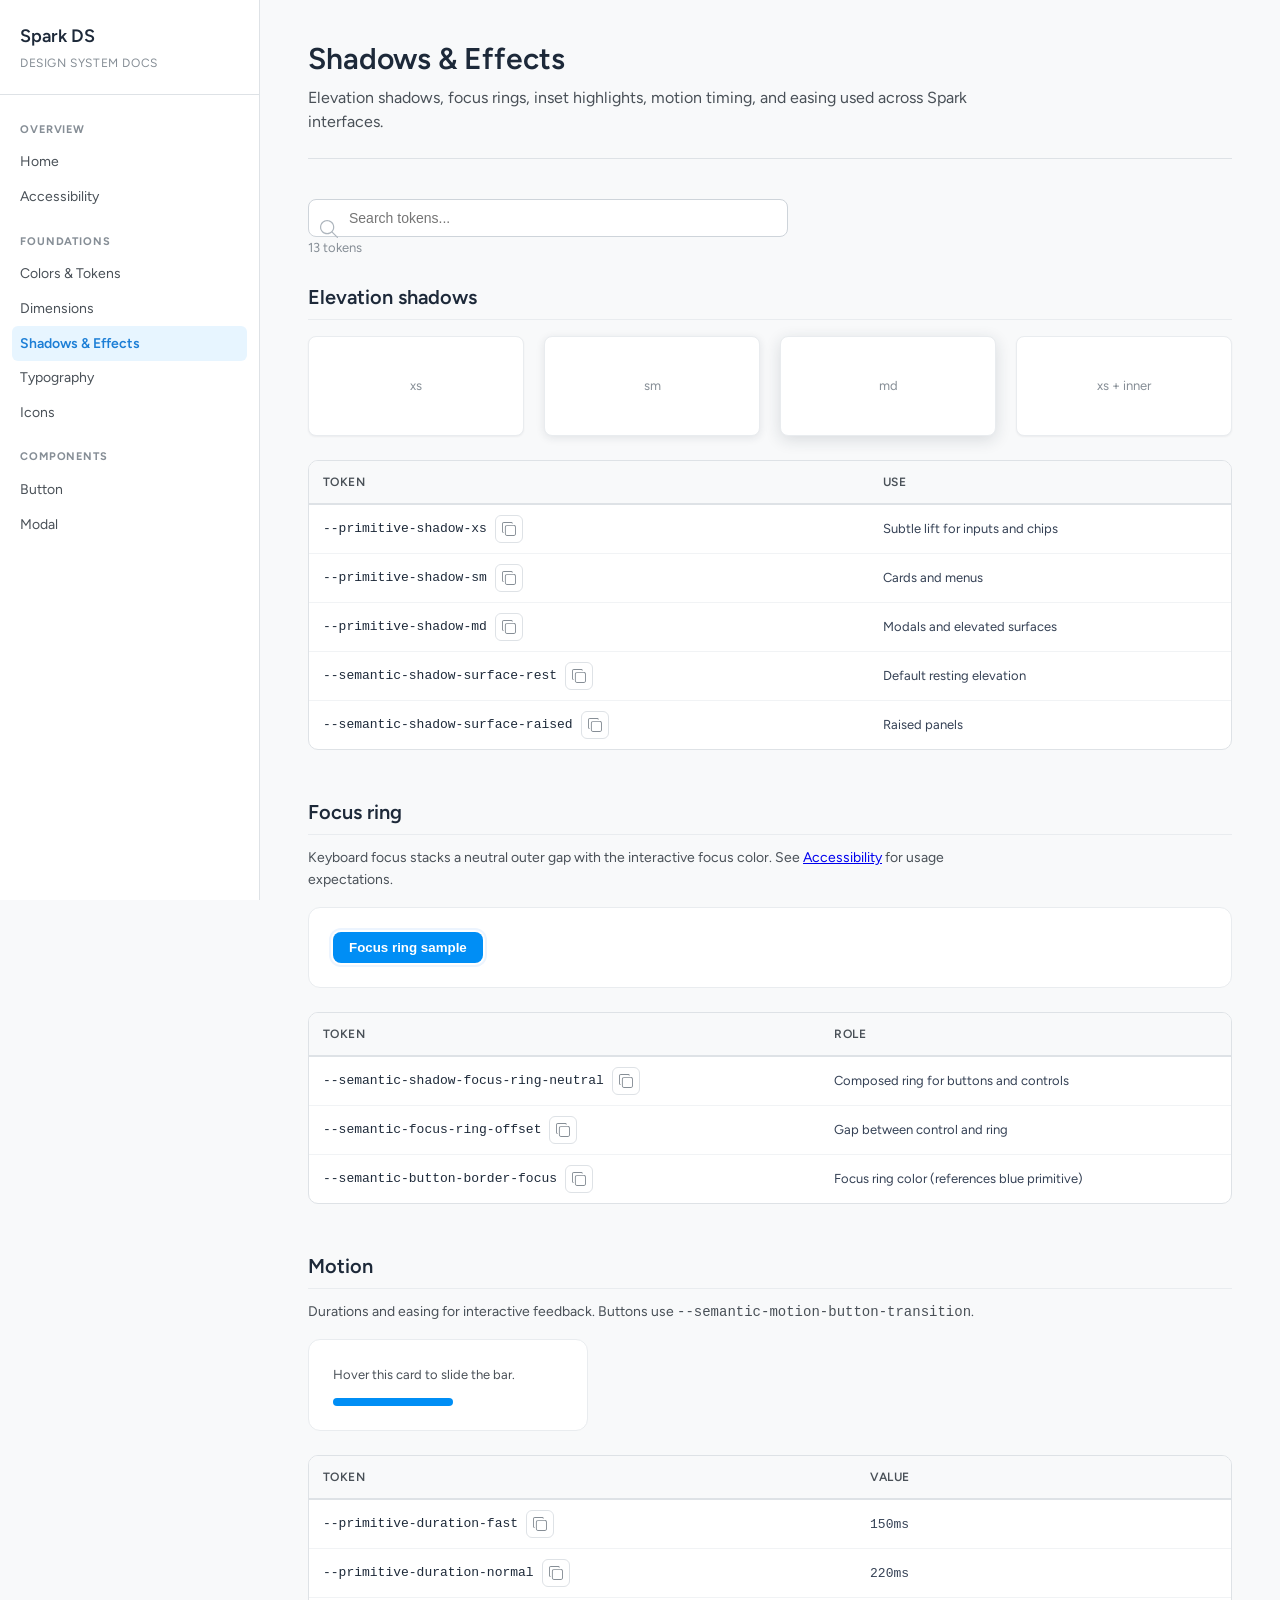
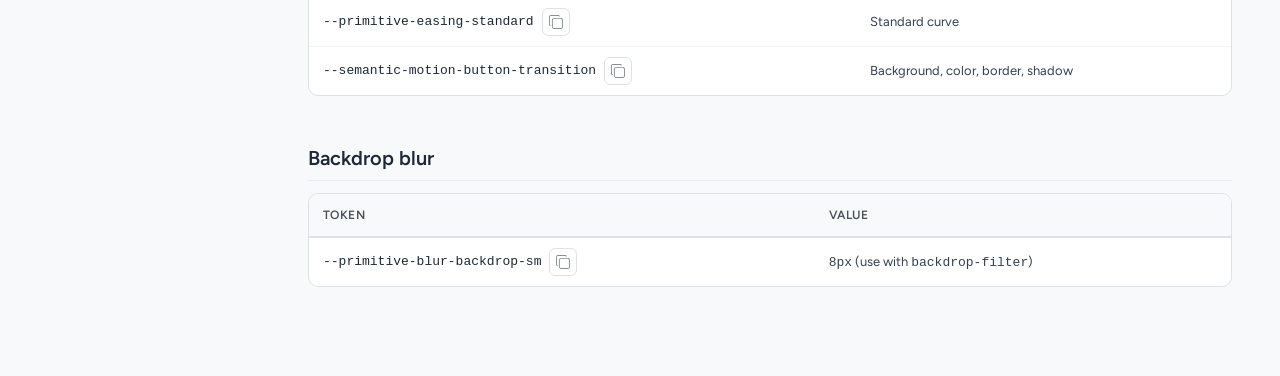
<file: shadows-effects.html>
<!DOCTYPE html>
<html lang="en">
<head>
  <meta charset="UTF-8">
  <meta name="viewport" content="width=device-width, initial-scale=1.0">
  <title>Shadows &amp; Effects - Spark Design System</title>
  <link rel="stylesheet" href="css/tokens.css">
  <link rel="stylesheet" href="css/styles.css">
</head>
<body>
  <a href="#main" class="skip-link">Skip to main content</a>

  <button class="sidebar-toggle" aria-label="Toggle navigation" aria-expanded="false">
    <svg xmlns="http://www.w3.org/2000/svg" viewBox="0 0 15.1035 11.0996" fill="none" aria-hidden="true"><path id="Vector" d="M14.6035 10.0996C14.8796 10.0996 15.1034 10.3236 15.1035 10.5996C15.1035 10.8757 14.8796 11.0996 14.6035 11.0996H0.5C0.224022 11.0994 0 10.8756 0 10.5996C8.38968e-05 10.3237 0.224074 10.0998 0.5 10.0996H14.6035ZM14.6035 5.0498C14.8796 5.04982 15.1035 5.27367 15.1035 5.5498C15.1035 5.82593 14.8796 6.04978 14.6035 6.0498H0.5C0.224022 6.04961 0 5.82583 0 5.5498C0 5.27378 0.224022 5.05 0.5 5.0498H14.6035ZM14.6035 0C14.8795 2.00931e-05 15.1034 0.223996 15.1035 0.5C15.1035 0.77613 14.8796 0.99998 14.6035 1H0.5C0.224023 0.999806 0 0.776023 0 0.5C0.000147373 0.224102 0.224113 0.000193524 0.5 0H14.6035Z" fill="currentColor"/></svg>
  </button>

  <div class="site-wrapper">
    <aside class="sidebar" role="navigation" aria-label="Main navigation">
      <div class="sidebar-header">
        <h1>Spark DS</h1>
        <div class="subtitle">Design System Docs</div>
      </div>
      <nav>
        <div class="sidebar-section">
          <div class="sidebar-section-title">Overview</div>
          <a href="index.html" class="sidebar-link">Home</a>
          <a href="accessibility.html" class="sidebar-link">Accessibility</a>
        </div>
        <div class="sidebar-section">
          <div class="sidebar-section-title">Foundations</div>
          <a href="colors.html" class="sidebar-link">Colors &amp; Tokens</a>
          <a href="dimensions.html" class="sidebar-link">Dimensions</a>
          <a href="shadows-effects.html" class="sidebar-link active">Shadows &amp; Effects</a>
          <a href="typography.html" class="sidebar-link">Typography</a>
          <a href="icons.html" class="sidebar-link">Icons</a>
        </div>
        <div class="sidebar-section">
          <div class="sidebar-section-title">Components</div>
          <a href="button.html" class="sidebar-link">Button</a>
          <a href="modal.html" class="sidebar-link">Modal</a>
        </div>
      </nav>
    </aside>

    <main class="main-content" id="main">
      <div class="page-header">
        <h1>Shadows &amp; Effects</h1>
        <p>Elevation shadows, focus rings, inset highlights, motion timing, and easing used across Spark interfaces.</p>
      </div>

      <div class="token-search-wrapper">
        <svg class="token-search-icon" xmlns="http://www.w3.org/2000/svg" viewBox="0 0 15.1034 15.1034" fill="none" aria-hidden="true"><path id="Vector" d="M5.98438 0C6.77029 7.96207e-06 7.5493 0.154326 8.27539 0.455078C9.00143 0.755836 9.6611 1.19724 10.2168 1.75293C10.7724 2.30857 11.2129 2.96839 11.5137 3.69434C11.8144 4.42031 11.9697 5.19859 11.9697 5.98438C11.9697 6.77028 11.8144 7.54931 11.5137 8.27539C11.2769 8.84682 10.9516 9.37574 10.5537 9.84668L14.957 14.25C15.1522 14.4453 15.1523 14.7618 14.957 14.957C14.7618 15.1522 14.4452 15.1522 14.25 14.957L9.84668 10.5537C9.37574 10.9516 8.84685 11.2769 8.27539 11.5137C7.5493 11.8144 6.77029 11.9697 5.98438 11.9697C5.19861 11.9697 4.4203 11.8144 3.69434 11.5137C2.9684 11.2129 2.30857 10.7724 1.75293 10.2168C1.19725 9.66113 0.75584 9.00139 0.455078 8.27539C0.15432 7.54931 6.99062e-06 6.77028 0 5.98438C4.52615e-05 5.1986 0.154381 4.42031 0.455078 3.69434C0.75584 2.96824 1.1972 2.30866 1.75293 1.75293C2.30867 1.1972 2.96823 0.755837 3.69434 0.455078C4.4203 0.154386 5.1986 5.47122e-05 5.98438 0ZM5.98438 1C5.32992 1.00005 4.68179 1.12944 4.07715 1.37988C3.47244 1.63039 2.92279 1.99714 2.45996 2.45996C1.99712 2.92279 1.63039 3.47244 1.37988 4.07715C1.12942 4.68181 1.00005 5.3299 1 5.98438C1.00001 6.63896 1.12938 7.28782 1.37988 7.89258C1.63039 8.49717 1.9972 9.04701 2.45996 9.50977C2.92278 9.97253 3.47249 10.3394 4.07715 10.5898C4.68178 10.8403 5.32993 10.9697 5.98438 10.9697C6.63897 10.9697 7.28781 10.8403 7.89258 10.5898C8.49724 10.3394 9.04696 9.97255 9.50977 9.50977C9.97255 9.04699 10.3393 8.4972 10.5898 7.89258C10.8403 7.28782 10.9697 6.63896 10.9697 5.98438C10.9697 5.32991 10.8403 4.6818 10.5898 4.07715C10.3394 3.47248 9.97255 2.92278 9.50977 2.45996C9.04698 1.99719 8.49721 1.63039 7.89258 1.37988C7.28781 1.12938 6.63897 1.00001 5.98438 1Z" fill="currentColor"/></svg>
        <input type="search" id="tokenSearch" class="token-search" placeholder="Search tokens..." aria-label="Search tokens">
        <span class="token-search-count" id="searchCount"></span>
      </div>

      <div class="doc-section">
        <h2>Elevation shadows</h2>
        <div class="shadow-showcase-grid">
          <div class="shadow-demo-card" style="box-shadow:var(--primitive-shadow-xs);">xs</div>
          <div class="shadow-demo-card" style="box-shadow:var(--primitive-shadow-sm);">sm</div>
          <div class="shadow-demo-card" style="box-shadow:var(--primitive-shadow-md);">md</div>
          <div class="shadow-demo-card" style="box-shadow:var(--primitive-shadow-xs), var(--primitive-shadow-inner-subtle);">xs + inner</div>
        </div>

        <div class="token-table-wrapper">
          <table class="token-table">
            <thead><tr><th>Token</th><th>Use</th></tr></thead>
            <tbody>
              <tr data-token-name="primitive-shadow-xs"><td><div class="token-name-cell"><span class="token-name">--primitive-shadow-xs</span><button class="copy-btn" data-copy="--primitive-shadow-xs" aria-label="Copy token name"><svg xmlns="http://www.w3.org/2000/svg" viewBox="0 0 15.1035 15.1035" fill="none" aria-hidden="true"><path id="Vector" d="M12.5137 3.13379C12.8536 3.13379 13.1908 3.20105 13.5049 3.33105C13.8189 3.46114 14.1053 3.65225 14.3457 3.89258C14.5859 4.13283 14.7762 4.41861 14.9062 4.73242C15.0364 5.04653 15.1035 5.38365 15.1035 5.72363V12.5137C15.1035 12.8537 15.0363 13.1907 14.9062 13.5049C14.7761 13.8191 14.5862 14.1052 14.3457 14.3457C14.1052 14.5862 13.8191 14.7761 13.5049 14.9062C13.1907 15.0363 12.8537 15.1035 12.5137 15.1035H5.72363C5.38365 15.1035 5.04653 15.0364 4.73242 14.9062C4.41861 14.7762 4.13283 14.5859 3.89258 14.3457C3.65225 14.1053 3.46114 13.8189 3.33105 13.5049C3.20105 13.1908 3.13379 12.8536 3.13379 12.5137V5.72363C3.13388 5.0369 3.40698 4.37818 3.89258 3.89258C4.37818 3.40698 5.0369 3.13388 5.72363 3.13379H12.5137ZM5.72363 4.13379C5.30212 4.13388 4.89767 4.30155 4.59961 4.59961C4.30155 4.89767 4.13388 5.30212 4.13379 5.72363V12.5137C4.13379 12.7222 4.17517 12.9294 4.25488 13.1221C4.33469 13.3147 4.45221 13.4902 4.59961 13.6377C4.74711 13.7852 4.92255 13.9025 5.11523 13.9824C5.30801 14.0623 5.51497 14.1035 5.72363 14.1035H12.5137C12.7223 14.1035 12.9293 14.0622 13.1221 13.9824C13.3149 13.9025 13.4901 13.7853 13.6377 13.6377C13.7853 13.4901 13.9025 13.3149 13.9824 13.1221C14.0622 12.9293 14.1035 12.7223 14.1035 12.5137V5.72363C14.1035 5.51497 14.0623 5.30801 13.9824 5.11523C13.9025 4.92255 13.7852 4.74711 13.6377 4.59961C13.4902 4.45221 13.3147 4.33469 13.1221 4.25488C12.9294 4.17517 12.7222 4.13379 12.5137 4.13379H5.72363ZM9.90332 0C10.2907 8.36975e-05 10.623 0.102485 10.9043 0.306641C11.1747 0.503004 11.3649 0.770006 11.5156 1.04102C11.6494 1.28226 11.5624 1.5866 11.3213 1.7207C11.08 1.85489 10.7758 1.76768 10.6416 1.52637C10.5244 1.31557 10.4196 1.19017 10.3164 1.11523C10.2241 1.04837 10.1029 1.00008 9.90332 1H2.06738C1.4816 1 1 1.4816 1 2.06738V9.90137L1.00977 10.042C1.02853 10.1813 1.0743 10.3163 1.14551 10.4385C1.24043 10.6013 1.37725 10.7357 1.54102 10.8291C1.78081 10.9659 1.86427 11.2719 1.72754 11.5117C1.59077 11.7516 1.2848 11.835 1.04492 11.6982C0.728322 11.5177 0.464735 11.2563 0.28125 10.9414C0.0978624 10.6265 0.000922612 10.2687 0 9.9043V2.06738C0 0.929311 0.929311 0 2.06738 0H9.90332Z" fill="currentColor"/></svg></button></div></td><td>Subtle lift for inputs and chips</td></tr>
              <tr data-token-name="primitive-shadow-sm"><td><div class="token-name-cell"><span class="token-name">--primitive-shadow-sm</span><button class="copy-btn" data-copy="--primitive-shadow-sm" aria-label="Copy token name"><svg xmlns="http://www.w3.org/2000/svg" viewBox="0 0 15.1035 15.1035" fill="none" aria-hidden="true"><path id="Vector" d="M12.5137 3.13379C12.8536 3.13379 13.1908 3.20105 13.5049 3.33105C13.8189 3.46114 14.1053 3.65225 14.3457 3.89258C14.5859 4.13283 14.7762 4.41861 14.9062 4.73242C15.0364 5.04653 15.1035 5.38365 15.1035 5.72363V12.5137C15.1035 12.8537 15.0363 13.1907 14.9062 13.5049C14.7761 13.8191 14.5862 14.1052 14.3457 14.3457C14.1052 14.5862 13.8191 14.7761 13.5049 14.9062C13.1907 15.0363 12.8537 15.1035 12.5137 15.1035H5.72363C5.38365 15.1035 5.04653 15.0364 4.73242 14.9062C4.41861 14.7762 4.13283 14.5859 3.89258 14.3457C3.65225 14.1053 3.46114 13.8189 3.33105 13.5049C3.20105 13.1908 3.13379 12.8536 3.13379 12.5137V5.72363C3.13388 5.0369 3.40698 4.37818 3.89258 3.89258C4.37818 3.40698 5.0369 3.13388 5.72363 3.13379H12.5137ZM5.72363 4.13379C5.30212 4.13388 4.89767 4.30155 4.59961 4.59961C4.30155 4.89767 4.13388 5.30212 4.13379 5.72363V12.5137C4.13379 12.7222 4.17517 12.9294 4.25488 13.1221C4.33469 13.3147 4.45221 13.4902 4.59961 13.6377C4.74711 13.7852 4.92255 13.9025 5.11523 13.9824C5.30801 14.0623 5.51497 14.1035 5.72363 14.1035H12.5137C12.7223 14.1035 12.9293 14.0622 13.1221 13.9824C13.3149 13.9025 13.4901 13.7853 13.6377 13.6377C13.7853 13.4901 13.9025 13.3149 13.9824 13.1221C14.0622 12.9293 14.1035 12.7223 14.1035 12.5137V5.72363C14.1035 5.51497 14.0623 5.30801 13.9824 5.11523C13.9025 4.92255 13.7852 4.74711 13.6377 4.59961C13.4902 4.45221 13.3147 4.33469 13.1221 4.25488C12.9294 4.17517 12.7222 4.13379 12.5137 4.13379H5.72363ZM9.90332 0C10.2907 8.36975e-05 10.623 0.102485 10.9043 0.306641C11.1747 0.503004 11.3649 0.770006 11.5156 1.04102C11.6494 1.28226 11.5624 1.5866 11.3213 1.7207C11.08 1.85489 10.7758 1.76768 10.6416 1.52637C10.5244 1.31557 10.4196 1.19017 10.3164 1.11523C10.2241 1.04837 10.1029 1.00008 9.90332 1H2.06738C1.4816 1 1 1.4816 1 2.06738V9.90137L1.00977 10.042C1.02853 10.1813 1.0743 10.3163 1.14551 10.4385C1.24043 10.6013 1.37725 10.7357 1.54102 10.8291C1.78081 10.9659 1.86427 11.2719 1.72754 11.5117C1.59077 11.7516 1.2848 11.835 1.04492 11.6982C0.728322 11.5177 0.464735 11.2563 0.28125 10.9414C0.0978624 10.6265 0.000922612 10.2687 0 9.9043V2.06738C0 0.929311 0.929311 0 2.06738 0H9.90332Z" fill="currentColor"/></svg></button></div></td><td>Cards and menus</td></tr>
              <tr data-token-name="primitive-shadow-md"><td><div class="token-name-cell"><span class="token-name">--primitive-shadow-md</span><button class="copy-btn" data-copy="--primitive-shadow-md" aria-label="Copy token name"><svg xmlns="http://www.w3.org/2000/svg" viewBox="0 0 15.1035 15.1035" fill="none" aria-hidden="true"><path id="Vector" d="M12.5137 3.13379C12.8536 3.13379 13.1908 3.20105 13.5049 3.33105C13.8189 3.46114 14.1053 3.65225 14.3457 3.89258C14.5859 4.13283 14.7762 4.41861 14.9062 4.73242C15.0364 5.04653 15.1035 5.38365 15.1035 5.72363V12.5137C15.1035 12.8537 15.0363 13.1907 14.9062 13.5049C14.7761 13.8191 14.5862 14.1052 14.3457 14.3457C14.1052 14.5862 13.8191 14.7761 13.5049 14.9062C13.1907 15.0363 12.8537 15.1035 12.5137 15.1035H5.72363C5.38365 15.1035 5.04653 15.0364 4.73242 14.9062C4.41861 14.7762 4.13283 14.5859 3.89258 14.3457C3.65225 14.1053 3.46114 13.8189 3.33105 13.5049C3.20105 13.1908 3.13379 12.8536 3.13379 12.5137V5.72363C3.13388 5.0369 3.40698 4.37818 3.89258 3.89258C4.37818 3.40698 5.0369 3.13388 5.72363 3.13379H12.5137ZM5.72363 4.13379C5.30212 4.13388 4.89767 4.30155 4.59961 4.59961C4.30155 4.89767 4.13388 5.30212 4.13379 5.72363V12.5137C4.13379 12.7222 4.17517 12.9294 4.25488 13.1221C4.33469 13.3147 4.45221 13.4902 4.59961 13.6377C4.74711 13.7852 4.92255 13.9025 5.11523 13.9824C5.30801 14.0623 5.51497 14.1035 5.72363 14.1035H12.5137C12.7223 14.1035 12.9293 14.0622 13.1221 13.9824C13.3149 13.9025 13.4901 13.7853 13.6377 13.6377C13.7853 13.4901 13.9025 13.3149 13.9824 13.1221C14.0622 12.9293 14.1035 12.7223 14.1035 12.5137V5.72363C14.1035 5.51497 14.0623 5.30801 13.9824 5.11523C13.9025 4.92255 13.7852 4.74711 13.6377 4.59961C13.4902 4.45221 13.3147 4.33469 13.1221 4.25488C12.9294 4.17517 12.7222 4.13379 12.5137 4.13379H5.72363ZM9.90332 0C10.2907 8.36975e-05 10.623 0.102485 10.9043 0.306641C11.1747 0.503004 11.3649 0.770006 11.5156 1.04102C11.6494 1.28226 11.5624 1.5866 11.3213 1.7207C11.08 1.85489 10.7758 1.76768 10.6416 1.52637C10.5244 1.31557 10.4196 1.19017 10.3164 1.11523C10.2241 1.04837 10.1029 1.00008 9.90332 1H2.06738C1.4816 1 1 1.4816 1 2.06738V9.90137L1.00977 10.042C1.02853 10.1813 1.0743 10.3163 1.14551 10.4385C1.24043 10.6013 1.37725 10.7357 1.54102 10.8291C1.78081 10.9659 1.86427 11.2719 1.72754 11.5117C1.59077 11.7516 1.2848 11.835 1.04492 11.6982C0.728322 11.5177 0.464735 11.2563 0.28125 10.9414C0.0978624 10.6265 0.000922612 10.2687 0 9.9043V2.06738C0 0.929311 0.929311 0 2.06738 0H9.90332Z" fill="currentColor"/></svg></button></div></td><td>Modals and elevated surfaces</td></tr>
              <tr data-token-name="semantic-shadow-surface-rest"><td><div class="token-name-cell"><span class="token-name">--semantic-shadow-surface-rest</span><button class="copy-btn" data-copy="--semantic-shadow-surface-rest" aria-label="Copy token name"><svg xmlns="http://www.w3.org/2000/svg" viewBox="0 0 15.1035 15.1035" fill="none" aria-hidden="true"><path id="Vector" d="M12.5137 3.13379C12.8536 3.13379 13.1908 3.20105 13.5049 3.33105C13.8189 3.46114 14.1053 3.65225 14.3457 3.89258C14.5859 4.13283 14.7762 4.41861 14.9062 4.73242C15.0364 5.04653 15.1035 5.38365 15.1035 5.72363V12.5137C15.1035 12.8537 15.0363 13.1907 14.9062 13.5049C14.7761 13.8191 14.5862 14.1052 14.3457 14.3457C14.1052 14.5862 13.8191 14.7761 13.5049 14.9062C13.1907 15.0363 12.8537 15.1035 12.5137 15.1035H5.72363C5.38365 15.1035 5.04653 15.0364 4.73242 14.9062C4.41861 14.7762 4.13283 14.5859 3.89258 14.3457C3.65225 14.1053 3.46114 13.8189 3.33105 13.5049C3.20105 13.1908 3.13379 12.8536 3.13379 12.5137V5.72363C3.13388 5.0369 3.40698 4.37818 3.89258 3.89258C4.37818 3.40698 5.0369 3.13388 5.72363 3.13379H12.5137ZM5.72363 4.13379C5.30212 4.13388 4.89767 4.30155 4.59961 4.59961C4.30155 4.89767 4.13388 5.30212 4.13379 5.72363V12.5137C4.13379 12.7222 4.17517 12.9294 4.25488 13.1221C4.33469 13.3147 4.45221 13.4902 4.59961 13.6377C4.74711 13.7852 4.92255 13.9025 5.11523 13.9824C5.30801 14.0623 5.51497 14.1035 5.72363 14.1035H12.5137C12.7223 14.1035 12.9293 14.0622 13.1221 13.9824C13.3149 13.9025 13.4901 13.7853 13.6377 13.6377C13.7853 13.4901 13.9025 13.3149 13.9824 13.1221C14.0622 12.9293 14.1035 12.7223 14.1035 12.5137V5.72363C14.1035 5.51497 14.0623 5.30801 13.9824 5.11523C13.9025 4.92255 13.7852 4.74711 13.6377 4.59961C13.4902 4.45221 13.3147 4.33469 13.1221 4.25488C12.9294 4.17517 12.7222 4.13379 12.5137 4.13379H5.72363ZM9.90332 0C10.2907 8.36975e-05 10.623 0.102485 10.9043 0.306641C11.1747 0.503004 11.3649 0.770006 11.5156 1.04102C11.6494 1.28226 11.5624 1.5866 11.3213 1.7207C11.08 1.85489 10.7758 1.76768 10.6416 1.52637C10.5244 1.31557 10.4196 1.19017 10.3164 1.11523C10.2241 1.04837 10.1029 1.00008 9.90332 1H2.06738C1.4816 1 1 1.4816 1 2.06738V9.90137L1.00977 10.042C1.02853 10.1813 1.0743 10.3163 1.14551 10.4385C1.24043 10.6013 1.37725 10.7357 1.54102 10.8291C1.78081 10.9659 1.86427 11.2719 1.72754 11.5117C1.59077 11.7516 1.2848 11.835 1.04492 11.6982C0.728322 11.5177 0.464735 11.2563 0.28125 10.9414C0.0978624 10.6265 0.000922612 10.2687 0 9.9043V2.06738C0 0.929311 0.929311 0 2.06738 0H9.90332Z" fill="currentColor"/></svg></button></div></td><td>Default resting elevation</td></tr>
              <tr data-token-name="semantic-shadow-surface-raised"><td><div class="token-name-cell"><span class="token-name">--semantic-shadow-surface-raised</span><button class="copy-btn" data-copy="--semantic-shadow-surface-raised" aria-label="Copy token name"><svg xmlns="http://www.w3.org/2000/svg" viewBox="0 0 15.1035 15.1035" fill="none" aria-hidden="true"><path id="Vector" d="M12.5137 3.13379C12.8536 3.13379 13.1908 3.20105 13.5049 3.33105C13.8189 3.46114 14.1053 3.65225 14.3457 3.89258C14.5859 4.13283 14.7762 4.41861 14.9062 4.73242C15.0364 5.04653 15.1035 5.38365 15.1035 5.72363V12.5137C15.1035 12.8537 15.0363 13.1907 14.9062 13.5049C14.7761 13.8191 14.5862 14.1052 14.3457 14.3457C14.1052 14.5862 13.8191 14.7761 13.5049 14.9062C13.1907 15.0363 12.8537 15.1035 12.5137 15.1035H5.72363C5.38365 15.1035 5.04653 15.0364 4.73242 14.9062C4.41861 14.7762 4.13283 14.5859 3.89258 14.3457C3.65225 14.1053 3.46114 13.8189 3.33105 13.5049C3.20105 13.1908 3.13379 12.8536 3.13379 12.5137V5.72363C3.13388 5.0369 3.40698 4.37818 3.89258 3.89258C4.37818 3.40698 5.0369 3.13388 5.72363 3.13379H12.5137ZM5.72363 4.13379C5.30212 4.13388 4.89767 4.30155 4.59961 4.59961C4.30155 4.89767 4.13388 5.30212 4.13379 5.72363V12.5137C4.13379 12.7222 4.17517 12.9294 4.25488 13.1221C4.33469 13.3147 4.45221 13.4902 4.59961 13.6377C4.74711 13.7852 4.92255 13.9025 5.11523 13.9824C5.30801 14.0623 5.51497 14.1035 5.72363 14.1035H12.5137C12.7223 14.1035 12.9293 14.0622 13.1221 13.9824C13.3149 13.9025 13.4901 13.7853 13.6377 13.6377C13.7853 13.4901 13.9025 13.3149 13.9824 13.1221C14.0622 12.9293 14.1035 12.7223 14.1035 12.5137V5.72363C14.1035 5.51497 14.0623 5.30801 13.9824 5.11523C13.9025 4.92255 13.7852 4.74711 13.6377 4.59961C13.4902 4.45221 13.3147 4.33469 13.1221 4.25488C12.9294 4.17517 12.7222 4.13379 12.5137 4.13379H5.72363ZM9.90332 0C10.2907 8.36975e-05 10.623 0.102485 10.9043 0.306641C11.1747 0.503004 11.3649 0.770006 11.5156 1.04102C11.6494 1.28226 11.5624 1.5866 11.3213 1.7207C11.08 1.85489 10.7758 1.76768 10.6416 1.52637C10.5244 1.31557 10.4196 1.19017 10.3164 1.11523C10.2241 1.04837 10.1029 1.00008 9.90332 1H2.06738C1.4816 1 1 1.4816 1 2.06738V9.90137L1.00977 10.042C1.02853 10.1813 1.0743 10.3163 1.14551 10.4385C1.24043 10.6013 1.37725 10.7357 1.54102 10.8291C1.78081 10.9659 1.86427 11.2719 1.72754 11.5117C1.59077 11.7516 1.2848 11.835 1.04492 11.6982C0.728322 11.5177 0.464735 11.2563 0.28125 10.9414C0.0978624 10.6265 0.000922612 10.2687 0 9.9043V2.06738C0 0.929311 0.929311 0 2.06738 0H9.90332Z" fill="currentColor"/></svg></button></div></td><td>Raised panels</td></tr>
            </tbody>
          </table>
        </div>
      </div>

      <div class="doc-section">
        <h2>Focus ring</h2>
        <p>Keyboard focus stacks a neutral outer gap with the interactive focus color. See <a href="accessibility.html">Accessibility</a> for usage expectations.</p>
        <div class="btn-showcase" style="display:flex;gap:1rem;flex-wrap:wrap;align-items:center;">
          <button type="button" style="padding:0.5rem 1rem;border:none;border-radius:8px;background:var(--semantic-button-primary-bg-default);color:var(--semantic-button-primary-content-on-surface);font-weight:600;box-shadow:var(--semantic-shadow-focus-ring-neutral);">Focus ring sample</button>
        </div>

        <div class="token-table-wrapper">
          <table class="token-table">
            <thead><tr><th>Token</th><th>Role</th></tr></thead>
            <tbody>
              <tr data-token-name="semantic-shadow-focus-ring-neutral"><td><div class="token-name-cell"><span class="token-name">--semantic-shadow-focus-ring-neutral</span><button class="copy-btn" data-copy="--semantic-shadow-focus-ring-neutral" aria-label="Copy token name"><svg xmlns="http://www.w3.org/2000/svg" viewBox="0 0 15.1035 15.1035" fill="none" aria-hidden="true"><path id="Vector" d="M12.5137 3.13379C12.8536 3.13379 13.1908 3.20105 13.5049 3.33105C13.8189 3.46114 14.1053 3.65225 14.3457 3.89258C14.5859 4.13283 14.7762 4.41861 14.9062 4.73242C15.0364 5.04653 15.1035 5.38365 15.1035 5.72363V12.5137C15.1035 12.8537 15.0363 13.1907 14.9062 13.5049C14.7761 13.8191 14.5862 14.1052 14.3457 14.3457C14.1052 14.5862 13.8191 14.7761 13.5049 14.9062C13.1907 15.0363 12.8537 15.1035 12.5137 15.1035H5.72363C5.38365 15.1035 5.04653 15.0364 4.73242 14.9062C4.41861 14.7762 4.13283 14.5859 3.89258 14.3457C3.65225 14.1053 3.46114 13.8189 3.33105 13.5049C3.20105 13.1908 3.13379 12.8536 3.13379 12.5137V5.72363C3.13388 5.0369 3.40698 4.37818 3.89258 3.89258C4.37818 3.40698 5.0369 3.13388 5.72363 3.13379H12.5137ZM5.72363 4.13379C5.30212 4.13388 4.89767 4.30155 4.59961 4.59961C4.30155 4.89767 4.13388 5.30212 4.13379 5.72363V12.5137C4.13379 12.7222 4.17517 12.9294 4.25488 13.1221C4.33469 13.3147 4.45221 13.4902 4.59961 13.6377C4.74711 13.7852 4.92255 13.9025 5.11523 13.9824C5.30801 14.0623 5.51497 14.1035 5.72363 14.1035H12.5137C12.7223 14.1035 12.9293 14.0622 13.1221 13.9824C13.3149 13.9025 13.4901 13.7853 13.6377 13.6377C13.7853 13.4901 13.9025 13.3149 13.9824 13.1221C14.0622 12.9293 14.1035 12.7223 14.1035 12.5137V5.72363C14.1035 5.51497 14.0623 5.30801 13.9824 5.11523C13.9025 4.92255 13.7852 4.74711 13.6377 4.59961C13.4902 4.45221 13.3147 4.33469 13.1221 4.25488C12.9294 4.17517 12.7222 4.13379 12.5137 4.13379H5.72363ZM9.90332 0C10.2907 8.36975e-05 10.623 0.102485 10.9043 0.306641C11.1747 0.503004 11.3649 0.770006 11.5156 1.04102C11.6494 1.28226 11.5624 1.5866 11.3213 1.7207C11.08 1.85489 10.7758 1.76768 10.6416 1.52637C10.5244 1.31557 10.4196 1.19017 10.3164 1.11523C10.2241 1.04837 10.1029 1.00008 9.90332 1H2.06738C1.4816 1 1 1.4816 1 2.06738V9.90137L1.00977 10.042C1.02853 10.1813 1.0743 10.3163 1.14551 10.4385C1.24043 10.6013 1.37725 10.7357 1.54102 10.8291C1.78081 10.9659 1.86427 11.2719 1.72754 11.5117C1.59077 11.7516 1.2848 11.835 1.04492 11.6982C0.728322 11.5177 0.464735 11.2563 0.28125 10.9414C0.0978624 10.6265 0.000922612 10.2687 0 9.9043V2.06738C0 0.929311 0.929311 0 2.06738 0H9.90332Z" fill="currentColor"/></svg></button></div></td><td>Composed ring for buttons and controls</td></tr>
              <tr data-token-name="semantic-focus-ring-offset"><td><div class="token-name-cell"><span class="token-name">--semantic-focus-ring-offset</span><button class="copy-btn" data-copy="--semantic-focus-ring-offset" aria-label="Copy token name"><svg xmlns="http://www.w3.org/2000/svg" viewBox="0 0 15.1035 15.1035" fill="none" aria-hidden="true"><path id="Vector" d="M12.5137 3.13379C12.8536 3.13379 13.1908 3.20105 13.5049 3.33105C13.8189 3.46114 14.1053 3.65225 14.3457 3.89258C14.5859 4.13283 14.7762 4.41861 14.9062 4.73242C15.0364 5.04653 15.1035 5.38365 15.1035 5.72363V12.5137C15.1035 12.8537 15.0363 13.1907 14.9062 13.5049C14.7761 13.8191 14.5862 14.1052 14.3457 14.3457C14.1052 14.5862 13.8191 14.7761 13.5049 14.9062C13.1907 15.0363 12.8537 15.1035 12.5137 15.1035H5.72363C5.38365 15.1035 5.04653 15.0364 4.73242 14.9062C4.41861 14.7762 4.13283 14.5859 3.89258 14.3457C3.65225 14.1053 3.46114 13.8189 3.33105 13.5049C3.20105 13.1908 3.13379 12.8536 3.13379 12.5137V5.72363C3.13388 5.0369 3.40698 4.37818 3.89258 3.89258C4.37818 3.40698 5.0369 3.13388 5.72363 3.13379H12.5137ZM5.72363 4.13379C5.30212 4.13388 4.89767 4.30155 4.59961 4.59961C4.30155 4.89767 4.13388 5.30212 4.13379 5.72363V12.5137C4.13379 12.7222 4.17517 12.9294 4.25488 13.1221C4.33469 13.3147 4.45221 13.4902 4.59961 13.6377C4.74711 13.7852 4.92255 13.9025 5.11523 13.9824C5.30801 14.0623 5.51497 14.1035 5.72363 14.1035H12.5137C12.7223 14.1035 12.9293 14.0622 13.1221 13.9824C13.3149 13.9025 13.4901 13.7853 13.6377 13.6377C13.7853 13.4901 13.9025 13.3149 13.9824 13.1221C14.0622 12.9293 14.1035 12.7223 14.1035 12.5137V5.72363C14.1035 5.51497 14.0623 5.30801 13.9824 5.11523C13.9025 4.92255 13.7852 4.74711 13.6377 4.59961C13.4902 4.45221 13.3147 4.33469 13.1221 4.25488C12.9294 4.17517 12.7222 4.13379 12.5137 4.13379H5.72363ZM9.90332 0C10.2907 8.36975e-05 10.623 0.102485 10.9043 0.306641C11.1747 0.503004 11.3649 0.770006 11.5156 1.04102C11.6494 1.28226 11.5624 1.5866 11.3213 1.7207C11.08 1.85489 10.7758 1.76768 10.6416 1.52637C10.5244 1.31557 10.4196 1.19017 10.3164 1.11523C10.2241 1.04837 10.1029 1.00008 9.90332 1H2.06738C1.4816 1 1 1.4816 1 2.06738V9.90137L1.00977 10.042C1.02853 10.1813 1.0743 10.3163 1.14551 10.4385C1.24043 10.6013 1.37725 10.7357 1.54102 10.8291C1.78081 10.9659 1.86427 11.2719 1.72754 11.5117C1.59077 11.7516 1.2848 11.835 1.04492 11.6982C0.728322 11.5177 0.464735 11.2563 0.28125 10.9414C0.0978624 10.6265 0.000922612 10.2687 0 9.9043V2.06738C0 0.929311 0.929311 0 2.06738 0H9.90332Z" fill="currentColor"/></svg></button></div></td><td>Gap between control and ring</td></tr>
              <tr data-token-name="semantic-button-border-focus"><td><div class="token-name-cell"><span class="token-name">--semantic-button-border-focus</span><button class="copy-btn" data-copy="--semantic-button-border-focus" aria-label="Copy token name"><svg xmlns="http://www.w3.org/2000/svg" viewBox="0 0 15.1035 15.1035" fill="none" aria-hidden="true"><path id="Vector" d="M12.5137 3.13379C12.8536 3.13379 13.1908 3.20105 13.5049 3.33105C13.8189 3.46114 14.1053 3.65225 14.3457 3.89258C14.5859 4.13283 14.7762 4.41861 14.9062 4.73242C15.0364 5.04653 15.1035 5.38365 15.1035 5.72363V12.5137C15.1035 12.8537 15.0363 13.1907 14.9062 13.5049C14.7761 13.8191 14.5862 14.1052 14.3457 14.3457C14.1052 14.5862 13.8191 14.7761 13.5049 14.9062C13.1907 15.0363 12.8537 15.1035 12.5137 15.1035H5.72363C5.38365 15.1035 5.04653 15.0364 4.73242 14.9062C4.41861 14.7762 4.13283 14.5859 3.89258 14.3457C3.65225 14.1053 3.46114 13.8189 3.33105 13.5049C3.20105 13.1908 3.13379 12.8536 3.13379 12.5137V5.72363C3.13388 5.0369 3.40698 4.37818 3.89258 3.89258C4.37818 3.40698 5.0369 3.13388 5.72363 3.13379H12.5137ZM5.72363 4.13379C5.30212 4.13388 4.89767 4.30155 4.59961 4.59961C4.30155 4.89767 4.13388 5.30212 4.13379 5.72363V12.5137C4.13379 12.7222 4.17517 12.9294 4.25488 13.1221C4.33469 13.3147 4.45221 13.4902 4.59961 13.6377C4.74711 13.7852 4.92255 13.9025 5.11523 13.9824C5.30801 14.0623 5.51497 14.1035 5.72363 14.1035H12.5137C12.7223 14.1035 12.9293 14.0622 13.1221 13.9824C13.3149 13.9025 13.4901 13.7853 13.6377 13.6377C13.7853 13.4901 13.9025 13.3149 13.9824 13.1221C14.0622 12.9293 14.1035 12.7223 14.1035 12.5137V5.72363C14.1035 5.51497 14.0623 5.30801 13.9824 5.11523C13.9025 4.92255 13.7852 4.74711 13.6377 4.59961C13.4902 4.45221 13.3147 4.33469 13.1221 4.25488C12.9294 4.17517 12.7222 4.13379 12.5137 4.13379H5.72363ZM9.90332 0C10.2907 8.36975e-05 10.623 0.102485 10.9043 0.306641C11.1747 0.503004 11.3649 0.770006 11.5156 1.04102C11.6494 1.28226 11.5624 1.5866 11.3213 1.7207C11.08 1.85489 10.7758 1.76768 10.6416 1.52637C10.5244 1.31557 10.4196 1.19017 10.3164 1.11523C10.2241 1.04837 10.1029 1.00008 9.90332 1H2.06738C1.4816 1 1 1.4816 1 2.06738V9.90137L1.00977 10.042C1.02853 10.1813 1.0743 10.3163 1.14551 10.4385C1.24043 10.6013 1.37725 10.7357 1.54102 10.8291C1.78081 10.9659 1.86427 11.2719 1.72754 11.5117C1.59077 11.7516 1.2848 11.835 1.04492 11.6982C0.728322 11.5177 0.464735 11.2563 0.28125 10.9414C0.0978624 10.6265 0.000922612 10.2687 0 9.9043V2.06738C0 0.929311 0.929311 0 2.06738 0H9.90332Z" fill="currentColor"/></svg></button></div></td><td>Focus ring color (references blue primitive)</td></tr>
            </tbody>
          </table>
        </div>
      </div>

      <div class="doc-section">
        <h2>Motion</h2>
        <p>Durations and easing for interactive feedback. Buttons use <code>--semantic-motion-button-transition</code>.</p>
        <div class="motion-demo-wrap btn-showcase" style="max-width:280px;">
          <p style="margin:0 0 0.75rem;font-size:0.8125rem;color:#495057;">Hover this card to slide the bar.</p>
          <div class="motion-demo-bar"></div>
        </div>

        <div class="token-table-wrapper">
          <table class="token-table">
            <thead><tr><th>Token</th><th>Value</th></tr></thead>
            <tbody>
              <tr data-token-name="primitive-duration-fast"><td><div class="token-name-cell"><span class="token-name">--primitive-duration-fast</span><button class="copy-btn" data-copy="--primitive-duration-fast" aria-label="Copy token name"><svg xmlns="http://www.w3.org/2000/svg" viewBox="0 0 15.1035 15.1035" fill="none" aria-hidden="true"><path id="Vector" d="M12.5137 3.13379C12.8536 3.13379 13.1908 3.20105 13.5049 3.33105C13.8189 3.46114 14.1053 3.65225 14.3457 3.89258C14.5859 4.13283 14.7762 4.41861 14.9062 4.73242C15.0364 5.04653 15.1035 5.38365 15.1035 5.72363V12.5137C15.1035 12.8537 15.0363 13.1907 14.9062 13.5049C14.7761 13.8191 14.5862 14.1052 14.3457 14.3457C14.1052 14.5862 13.8191 14.7761 13.5049 14.9062C13.1907 15.0363 12.8537 15.1035 12.5137 15.1035H5.72363C5.38365 15.1035 5.04653 15.0364 4.73242 14.9062C4.41861 14.7762 4.13283 14.5859 3.89258 14.3457C3.65225 14.1053 3.46114 13.8189 3.33105 13.5049C3.20105 13.1908 3.13379 12.8536 3.13379 12.5137V5.72363C3.13388 5.0369 3.40698 4.37818 3.89258 3.89258C4.37818 3.40698 5.0369 3.13388 5.72363 3.13379H12.5137ZM5.72363 4.13379C5.30212 4.13388 4.89767 4.30155 4.59961 4.59961C4.30155 4.89767 4.13388 5.30212 4.13379 5.72363V12.5137C4.13379 12.7222 4.17517 12.9294 4.25488 13.1221C4.33469 13.3147 4.45221 13.4902 4.59961 13.6377C4.74711 13.7852 4.92255 13.9025 5.11523 13.9824C5.30801 14.0623 5.51497 14.1035 5.72363 14.1035H12.5137C12.7223 14.1035 12.9293 14.0622 13.1221 13.9824C13.3149 13.9025 13.4901 13.7853 13.6377 13.6377C13.7853 13.4901 13.9025 13.3149 13.9824 13.1221C14.0622 12.9293 14.1035 12.7223 14.1035 12.5137V5.72363C14.1035 5.51497 14.0623 5.30801 13.9824 5.11523C13.9025 4.92255 13.7852 4.74711 13.6377 4.59961C13.4902 4.45221 13.3147 4.33469 13.1221 4.25488C12.9294 4.17517 12.7222 4.13379 12.5137 4.13379H5.72363ZM9.90332 0C10.2907 8.36975e-05 10.623 0.102485 10.9043 0.306641C11.1747 0.503004 11.3649 0.770006 11.5156 1.04102C11.6494 1.28226 11.5624 1.5866 11.3213 1.7207C11.08 1.85489 10.7758 1.76768 10.6416 1.52637C10.5244 1.31557 10.4196 1.19017 10.3164 1.11523C10.2241 1.04837 10.1029 1.00008 9.90332 1H2.06738C1.4816 1 1 1.4816 1 2.06738V9.90137L1.00977 10.042C1.02853 10.1813 1.0743 10.3163 1.14551 10.4385C1.24043 10.6013 1.37725 10.7357 1.54102 10.8291C1.78081 10.9659 1.86427 11.2719 1.72754 11.5117C1.59077 11.7516 1.2848 11.835 1.04492 11.6982C0.728322 11.5177 0.464735 11.2563 0.28125 10.9414C0.0978624 10.6265 0.000922612 10.2687 0 9.9043V2.06738C0 0.929311 0.929311 0 2.06738 0H9.90332Z" fill="currentColor"/></svg></button></div></td><td><code>150ms</code></td></tr>
              <tr data-token-name="primitive-duration-normal"><td><div class="token-name-cell"><span class="token-name">--primitive-duration-normal</span><button class="copy-btn" data-copy="--primitive-duration-normal" aria-label="Copy token name"><svg xmlns="http://www.w3.org/2000/svg" viewBox="0 0 15.1035 15.1035" fill="none" aria-hidden="true"><path id="Vector" d="M12.5137 3.13379C12.8536 3.13379 13.1908 3.20105 13.5049 3.33105C13.8189 3.46114 14.1053 3.65225 14.3457 3.89258C14.5859 4.13283 14.7762 4.41861 14.9062 4.73242C15.0364 5.04653 15.1035 5.38365 15.1035 5.72363V12.5137C15.1035 12.8537 15.0363 13.1907 14.9062 13.5049C14.7761 13.8191 14.5862 14.1052 14.3457 14.3457C14.1052 14.5862 13.8191 14.7761 13.5049 14.9062C13.1907 15.0363 12.8537 15.1035 12.5137 15.1035H5.72363C5.38365 15.1035 5.04653 15.0364 4.73242 14.9062C4.41861 14.7762 4.13283 14.5859 3.89258 14.3457C3.65225 14.1053 3.46114 13.8189 3.33105 13.5049C3.20105 13.1908 3.13379 12.8536 3.13379 12.5137V5.72363C3.13388 5.0369 3.40698 4.37818 3.89258 3.89258C4.37818 3.40698 5.0369 3.13388 5.72363 3.13379H12.5137ZM5.72363 4.13379C5.30212 4.13388 4.89767 4.30155 4.59961 4.59961C4.30155 4.89767 4.13388 5.30212 4.13379 5.72363V12.5137C4.13379 12.7222 4.17517 12.9294 4.25488 13.1221C4.33469 13.3147 4.45221 13.4902 4.59961 13.6377C4.74711 13.7852 4.92255 13.9025 5.11523 13.9824C5.30801 14.0623 5.51497 14.1035 5.72363 14.1035H12.5137C12.7223 14.1035 12.9293 14.0622 13.1221 13.9824C13.3149 13.9025 13.4901 13.7853 13.6377 13.6377C13.7853 13.4901 13.9025 13.3149 13.9824 13.1221C14.0622 12.9293 14.1035 12.7223 14.1035 12.5137V5.72363C14.1035 5.51497 14.0623 5.30801 13.9824 5.11523C13.9025 4.92255 13.7852 4.74711 13.6377 4.59961C13.4902 4.45221 13.3147 4.33469 13.1221 4.25488C12.9294 4.17517 12.7222 4.13379 12.5137 4.13379H5.72363ZM9.90332 0C10.2907 8.36975e-05 10.623 0.102485 10.9043 0.306641C11.1747 0.503004 11.3649 0.770006 11.5156 1.04102C11.6494 1.28226 11.5624 1.5866 11.3213 1.7207C11.08 1.85489 10.7758 1.76768 10.6416 1.52637C10.5244 1.31557 10.4196 1.19017 10.3164 1.11523C10.2241 1.04837 10.1029 1.00008 9.90332 1H2.06738C1.4816 1 1 1.4816 1 2.06738V9.90137L1.00977 10.042C1.02853 10.1813 1.0743 10.3163 1.14551 10.4385C1.24043 10.6013 1.37725 10.7357 1.54102 10.8291C1.78081 10.9659 1.86427 11.2719 1.72754 11.5117C1.59077 11.7516 1.2848 11.835 1.04492 11.6982C0.728322 11.5177 0.464735 11.2563 0.28125 10.9414C0.0978624 10.6265 0.000922612 10.2687 0 9.9043V2.06738C0 0.929311 0.929311 0 2.06738 0H9.90332Z" fill="currentColor"/></svg></button></div></td><td><code>220ms</code></td></tr>
              <tr data-token-name="primitive-easing-standard"><td><div class="token-name-cell"><span class="token-name">--primitive-easing-standard</span><button class="copy-btn" data-copy="--primitive-easing-standard" aria-label="Copy token name"><svg xmlns="http://www.w3.org/2000/svg" viewBox="0 0 15.1035 15.1035" fill="none" aria-hidden="true"><path id="Vector" d="M12.5137 3.13379C12.8536 3.13379 13.1908 3.20105 13.5049 3.33105C13.8189 3.46114 14.1053 3.65225 14.3457 3.89258C14.5859 4.13283 14.7762 4.41861 14.9062 4.73242C15.0364 5.04653 15.1035 5.38365 15.1035 5.72363V12.5137C15.1035 12.8537 15.0363 13.1907 14.9062 13.5049C14.7761 13.8191 14.5862 14.1052 14.3457 14.3457C14.1052 14.5862 13.8191 14.7761 13.5049 14.9062C13.1907 15.0363 12.8537 15.1035 12.5137 15.1035H5.72363C5.38365 15.1035 5.04653 15.0364 4.73242 14.9062C4.41861 14.7762 4.13283 14.5859 3.89258 14.3457C3.65225 14.1053 3.46114 13.8189 3.33105 13.5049C3.20105 13.1908 3.13379 12.8536 3.13379 12.5137V5.72363C3.13388 5.0369 3.40698 4.37818 3.89258 3.89258C4.37818 3.40698 5.0369 3.13388 5.72363 3.13379H12.5137ZM5.72363 4.13379C5.30212 4.13388 4.89767 4.30155 4.59961 4.59961C4.30155 4.89767 4.13388 5.30212 4.13379 5.72363V12.5137C4.13379 12.7222 4.17517 12.9294 4.25488 13.1221C4.33469 13.3147 4.45221 13.4902 4.59961 13.6377C4.74711 13.7852 4.92255 13.9025 5.11523 13.9824C5.30801 14.0623 5.51497 14.1035 5.72363 14.1035H12.5137C12.7223 14.1035 12.9293 14.0622 13.1221 13.9824C13.3149 13.9025 13.4901 13.7853 13.6377 13.6377C13.7853 13.4901 13.9025 13.3149 13.9824 13.1221C14.0622 12.9293 14.1035 12.7223 14.1035 12.5137V5.72363C14.1035 5.51497 14.0623 5.30801 13.9824 5.11523C13.9025 4.92255 13.7852 4.74711 13.6377 4.59961C13.4902 4.45221 13.3147 4.33469 13.1221 4.25488C12.9294 4.17517 12.7222 4.13379 12.5137 4.13379H5.72363ZM9.90332 0C10.2907 8.36975e-05 10.623 0.102485 10.9043 0.306641C11.1747 0.503004 11.3649 0.770006 11.5156 1.04102C11.6494 1.28226 11.5624 1.5866 11.3213 1.7207C11.08 1.85489 10.7758 1.76768 10.6416 1.52637C10.5244 1.31557 10.4196 1.19017 10.3164 1.11523C10.2241 1.04837 10.1029 1.00008 9.90332 1H2.06738C1.4816 1 1 1.4816 1 2.06738V9.90137L1.00977 10.042C1.02853 10.1813 1.0743 10.3163 1.14551 10.4385C1.24043 10.6013 1.37725 10.7357 1.54102 10.8291C1.78081 10.9659 1.86427 11.2719 1.72754 11.5117C1.59077 11.7516 1.2848 11.835 1.04492 11.6982C0.728322 11.5177 0.464735 11.2563 0.28125 10.9414C0.0978624 10.6265 0.000922612 10.2687 0 9.9043V2.06738C0 0.929311 0.929311 0 2.06738 0H9.90332Z" fill="currentColor"/></svg></button></div></td><td>Standard curve</td></tr>
              <tr data-token-name="semantic-motion-button-transition"><td><div class="token-name-cell"><span class="token-name">--semantic-motion-button-transition</span><button class="copy-btn" data-copy="--semantic-motion-button-transition" aria-label="Copy token name"><svg xmlns="http://www.w3.org/2000/svg" viewBox="0 0 15.1035 15.1035" fill="none" aria-hidden="true"><path id="Vector" d="M12.5137 3.13379C12.8536 3.13379 13.1908 3.20105 13.5049 3.33105C13.8189 3.46114 14.1053 3.65225 14.3457 3.89258C14.5859 4.13283 14.7762 4.41861 14.9062 4.73242C15.0364 5.04653 15.1035 5.38365 15.1035 5.72363V12.5137C15.1035 12.8537 15.0363 13.1907 14.9062 13.5049C14.7761 13.8191 14.5862 14.1052 14.3457 14.3457C14.1052 14.5862 13.8191 14.7761 13.5049 14.9062C13.1907 15.0363 12.8537 15.1035 12.5137 15.1035H5.72363C5.38365 15.1035 5.04653 15.0364 4.73242 14.9062C4.41861 14.7762 4.13283 14.5859 3.89258 14.3457C3.65225 14.1053 3.46114 13.8189 3.33105 13.5049C3.20105 13.1908 3.13379 12.8536 3.13379 12.5137V5.72363C3.13388 5.0369 3.40698 4.37818 3.89258 3.89258C4.37818 3.40698 5.0369 3.13388 5.72363 3.13379H12.5137ZM5.72363 4.13379C5.30212 4.13388 4.89767 4.30155 4.59961 4.59961C4.30155 4.89767 4.13388 5.30212 4.13379 5.72363V12.5137C4.13379 12.7222 4.17517 12.9294 4.25488 13.1221C4.33469 13.3147 4.45221 13.4902 4.59961 13.6377C4.74711 13.7852 4.92255 13.9025 5.11523 13.9824C5.30801 14.0623 5.51497 14.1035 5.72363 14.1035H12.5137C12.7223 14.1035 12.9293 14.0622 13.1221 13.9824C13.3149 13.9025 13.4901 13.7853 13.6377 13.6377C13.7853 13.4901 13.9025 13.3149 13.9824 13.1221C14.0622 12.9293 14.1035 12.7223 14.1035 12.5137V5.72363C14.1035 5.51497 14.0623 5.30801 13.9824 5.11523C13.9025 4.92255 13.7852 4.74711 13.6377 4.59961C13.4902 4.45221 13.3147 4.33469 13.1221 4.25488C12.9294 4.17517 12.7222 4.13379 12.5137 4.13379H5.72363ZM9.90332 0C10.2907 8.36975e-05 10.623 0.102485 10.9043 0.306641C11.1747 0.503004 11.3649 0.770006 11.5156 1.04102C11.6494 1.28226 11.5624 1.5866 11.3213 1.7207C11.08 1.85489 10.7758 1.76768 10.6416 1.52637C10.5244 1.31557 10.4196 1.19017 10.3164 1.11523C10.2241 1.04837 10.1029 1.00008 9.90332 1H2.06738C1.4816 1 1 1.4816 1 2.06738V9.90137L1.00977 10.042C1.02853 10.1813 1.0743 10.3163 1.14551 10.4385C1.24043 10.6013 1.37725 10.7357 1.54102 10.8291C1.78081 10.9659 1.86427 11.2719 1.72754 11.5117C1.59077 11.7516 1.2848 11.835 1.04492 11.6982C0.728322 11.5177 0.464735 11.2563 0.28125 10.9414C0.0978624 10.6265 0.000922612 10.2687 0 9.9043V2.06738C0 0.929311 0.929311 0 2.06738 0H9.90332Z" fill="currentColor"/></svg></button></div></td><td>Background, color, border, shadow</td></tr>
            </tbody>
          </table>
        </div>
      </div>

      <div class="doc-section">
        <h2>Backdrop blur</h2>
        <div class="token-table-wrapper">
          <table class="token-table">
            <thead><tr><th>Token</th><th>Value</th></tr></thead>
            <tbody>
              <tr data-token-name="primitive-blur-backdrop-sm"><td><div class="token-name-cell"><span class="token-name">--primitive-blur-backdrop-sm</span><button class="copy-btn" data-copy="--primitive-blur-backdrop-sm" aria-label="Copy token name"><svg xmlns="http://www.w3.org/2000/svg" viewBox="0 0 15.1035 15.1035" fill="none" aria-hidden="true"><path id="Vector" d="M12.5137 3.13379C12.8536 3.13379 13.1908 3.20105 13.5049 3.33105C13.8189 3.46114 14.1053 3.65225 14.3457 3.89258C14.5859 4.13283 14.7762 4.41861 14.9062 4.73242C15.0364 5.04653 15.1035 5.38365 15.1035 5.72363V12.5137C15.1035 12.8537 15.0363 13.1907 14.9062 13.5049C14.7761 13.8191 14.5862 14.1052 14.3457 14.3457C14.1052 14.5862 13.8191 14.7761 13.5049 14.9062C13.1907 15.0363 12.8537 15.1035 12.5137 15.1035H5.72363C5.38365 15.1035 5.04653 15.0364 4.73242 14.9062C4.41861 14.7762 4.13283 14.5859 3.89258 14.3457C3.65225 14.1053 3.46114 13.8189 3.33105 13.5049C3.20105 13.1908 3.13379 12.8536 3.13379 12.5137V5.72363C3.13388 5.0369 3.40698 4.37818 3.89258 3.89258C4.37818 3.40698 5.0369 3.13388 5.72363 3.13379H12.5137ZM5.72363 4.13379C5.30212 4.13388 4.89767 4.30155 4.59961 4.59961C4.30155 4.89767 4.13388 5.30212 4.13379 5.72363V12.5137C4.13379 12.7222 4.17517 12.9294 4.25488 13.1221C4.33469 13.3147 4.45221 13.4902 4.59961 13.6377C4.74711 13.7852 4.92255 13.9025 5.11523 13.9824C5.30801 14.0623 5.51497 14.1035 5.72363 14.1035H12.5137C12.7223 14.1035 12.9293 14.0622 13.1221 13.9824C13.3149 13.9025 13.4901 13.7853 13.6377 13.6377C13.7853 13.4901 13.9025 13.3149 13.9824 13.1221C14.0622 12.9293 14.1035 12.7223 14.1035 12.5137V5.72363C14.1035 5.51497 14.0623 5.30801 13.9824 5.11523C13.9025 4.92255 13.7852 4.74711 13.6377 4.59961C13.4902 4.45221 13.3147 4.33469 13.1221 4.25488C12.9294 4.17517 12.7222 4.13379 12.5137 4.13379H5.72363ZM9.90332 0C10.2907 8.36975e-05 10.623 0.102485 10.9043 0.306641C11.1747 0.503004 11.3649 0.770006 11.5156 1.04102C11.6494 1.28226 11.5624 1.5866 11.3213 1.7207C11.08 1.85489 10.7758 1.76768 10.6416 1.52637C10.5244 1.31557 10.4196 1.19017 10.3164 1.11523C10.2241 1.04837 10.1029 1.00008 9.90332 1H2.06738C1.4816 1 1 1.4816 1 2.06738V9.90137L1.00977 10.042C1.02853 10.1813 1.0743 10.3163 1.14551 10.4385C1.24043 10.6013 1.37725 10.7357 1.54102 10.8291C1.78081 10.9659 1.86427 11.2719 1.72754 11.5117C1.59077 11.7516 1.2848 11.835 1.04492 11.6982C0.728322 11.5177 0.464735 11.2563 0.28125 10.9414C0.0978624 10.6265 0.000922612 10.2687 0 9.9043V2.06738C0 0.929311 0.929311 0 2.06738 0H9.90332Z" fill="currentColor"/></svg></button></div></td><td><code>8px</code> (use with <code>backdrop-filter</code>)</td></tr>
            </tbody>
          </table>
        </div>
      </div>
    </main>
  </div>

  <script src="js/main.js"></script>
</body>
</html>
</file>
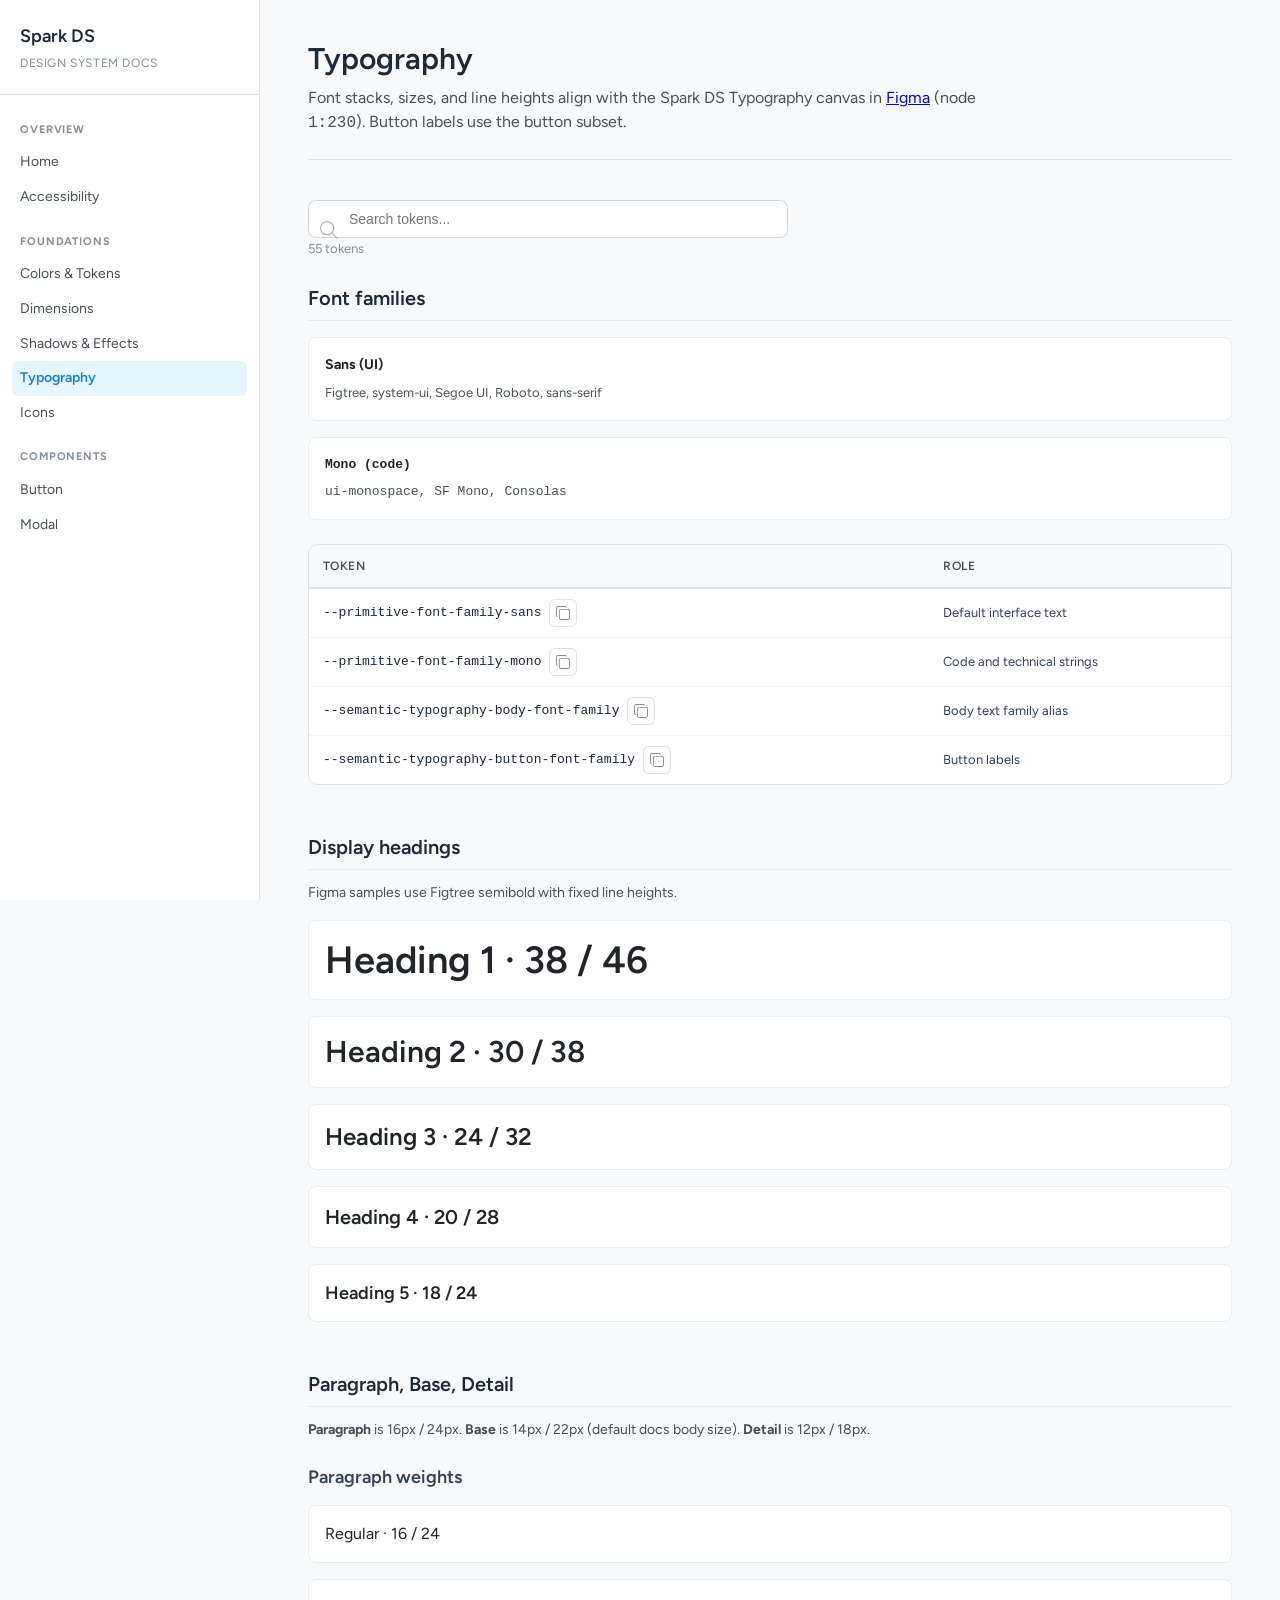
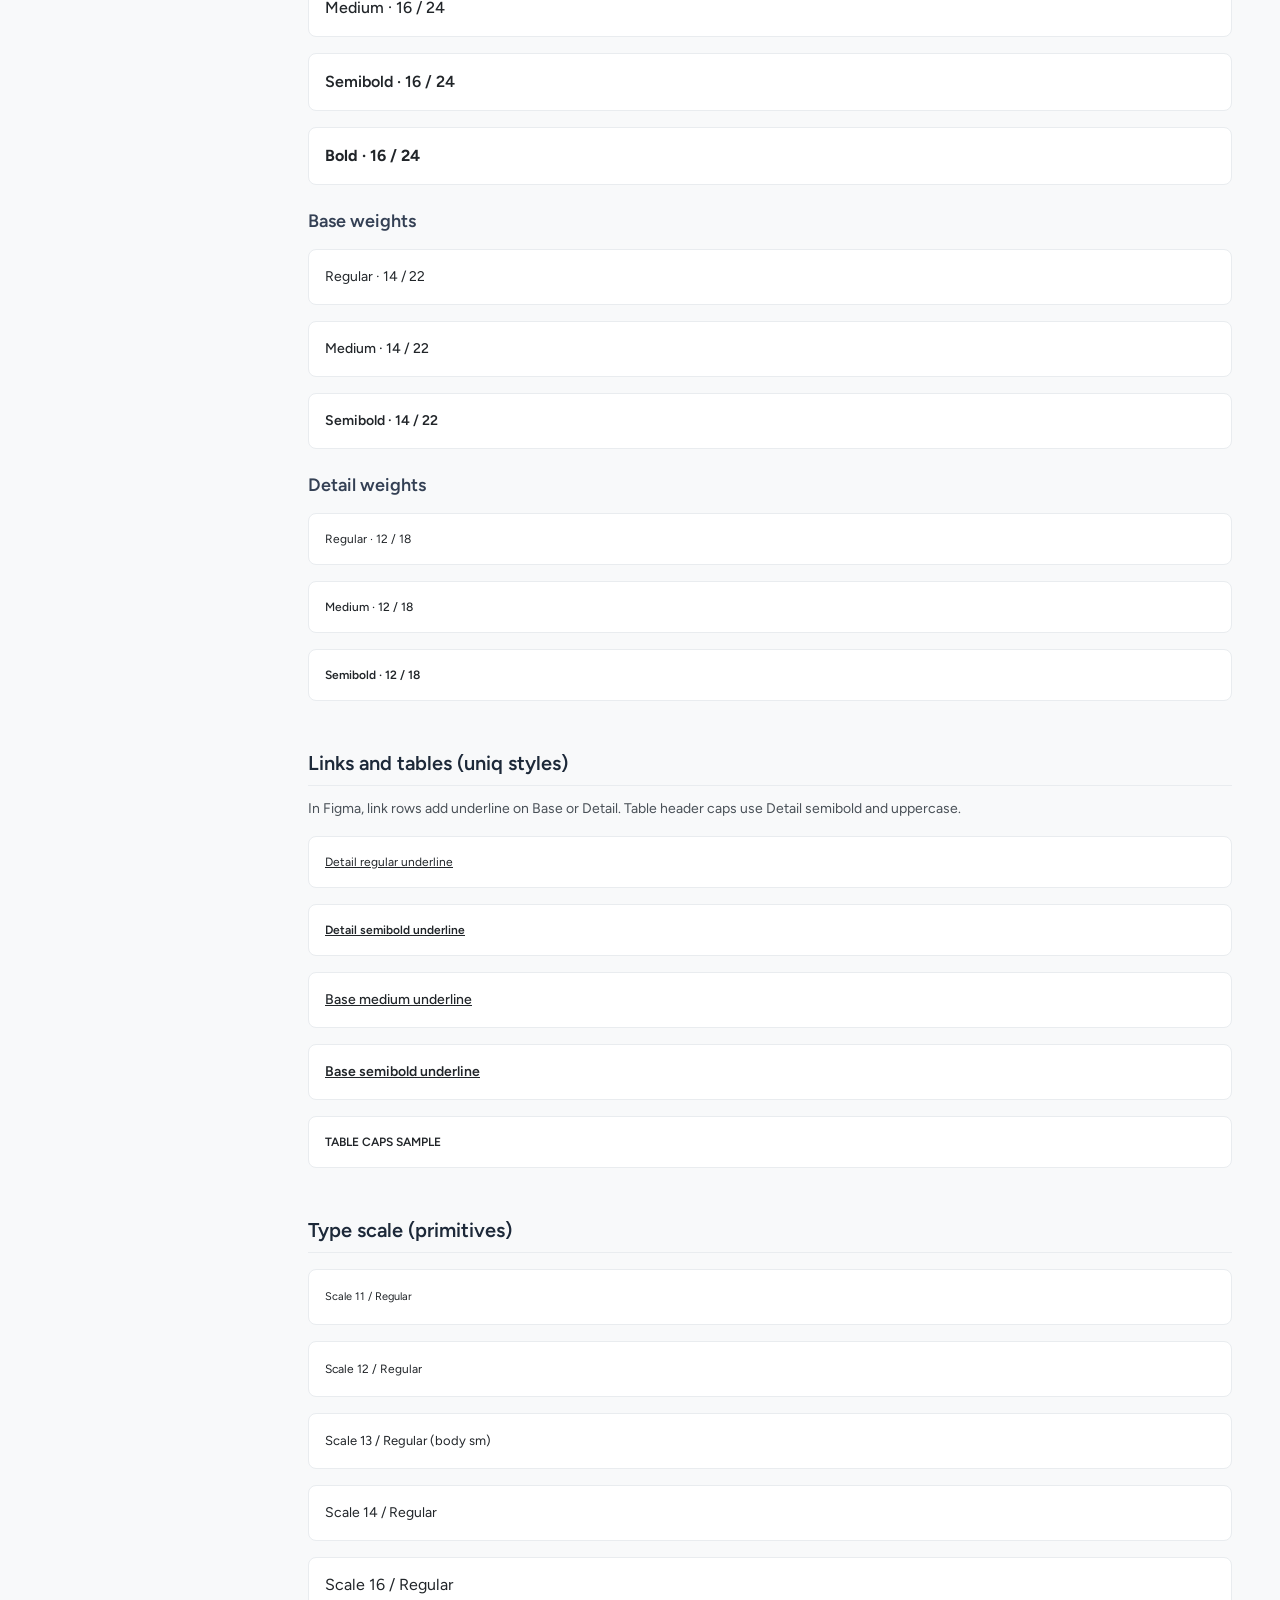
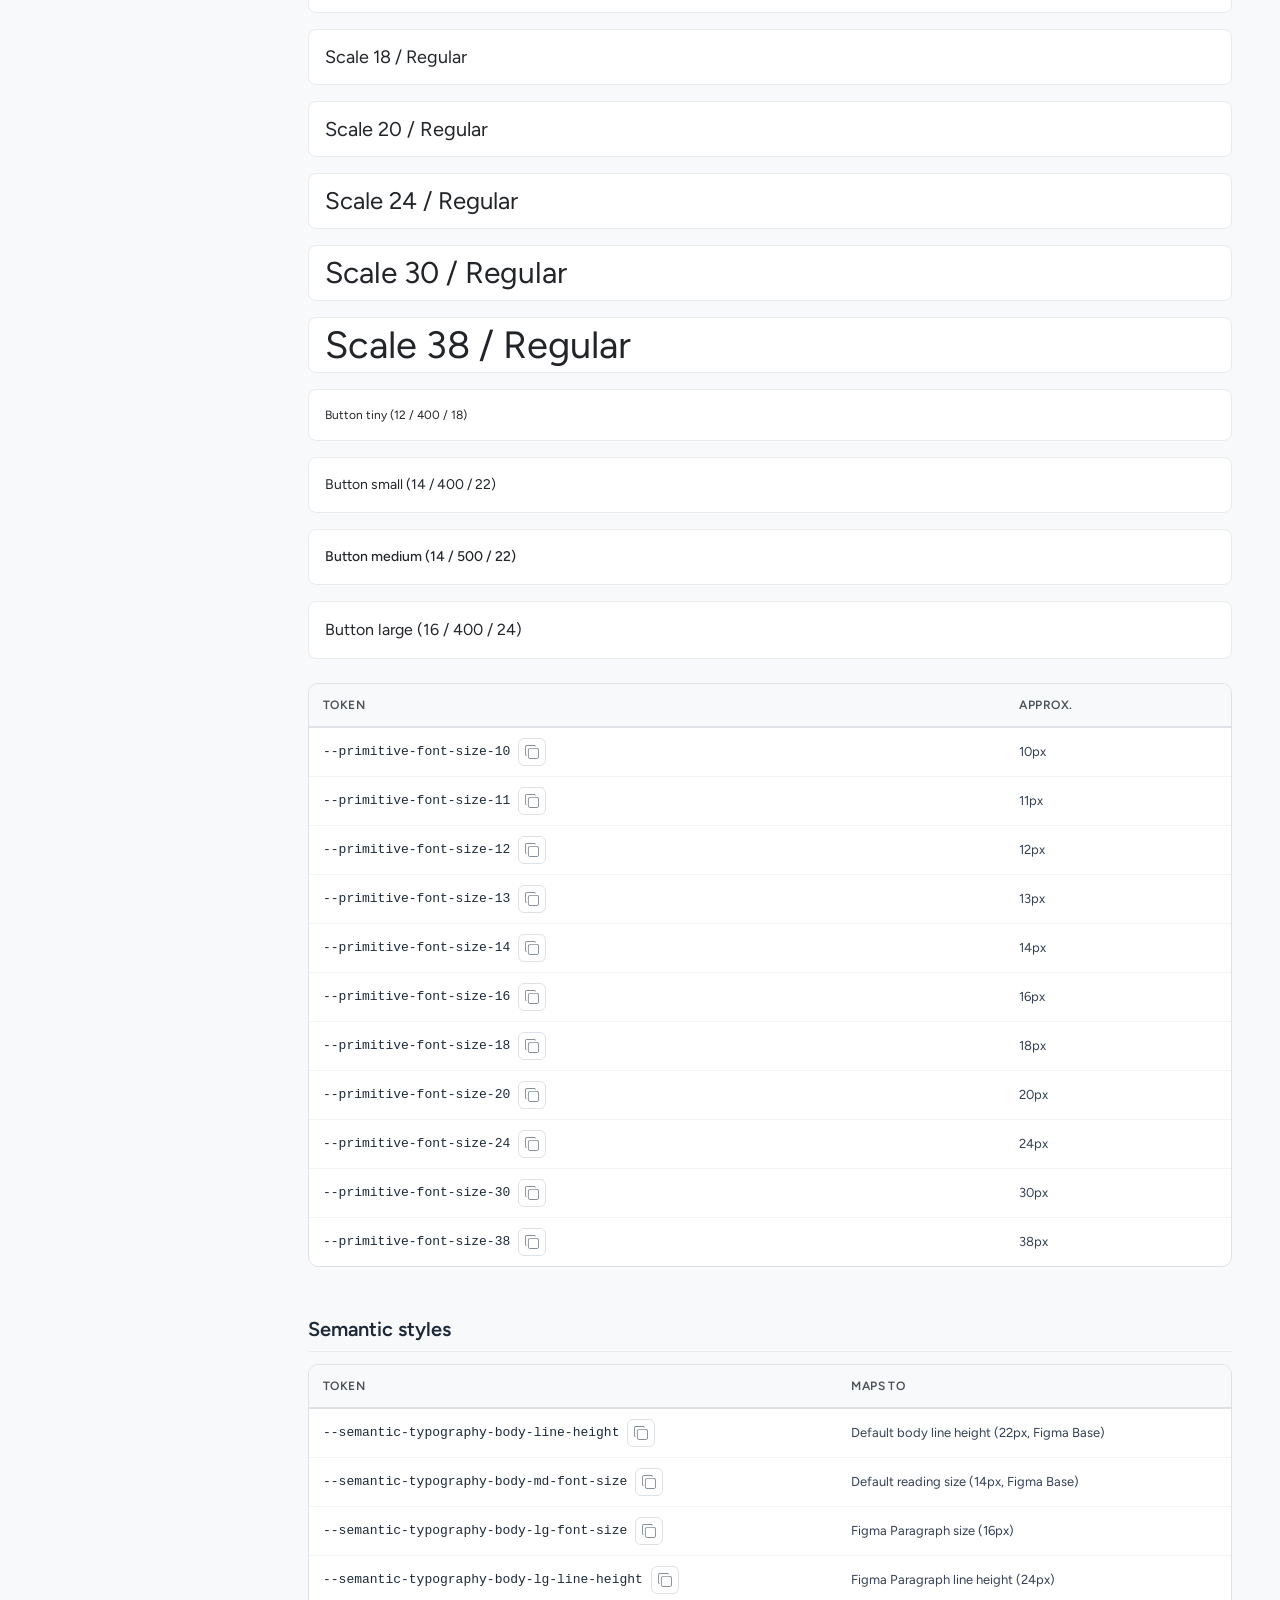
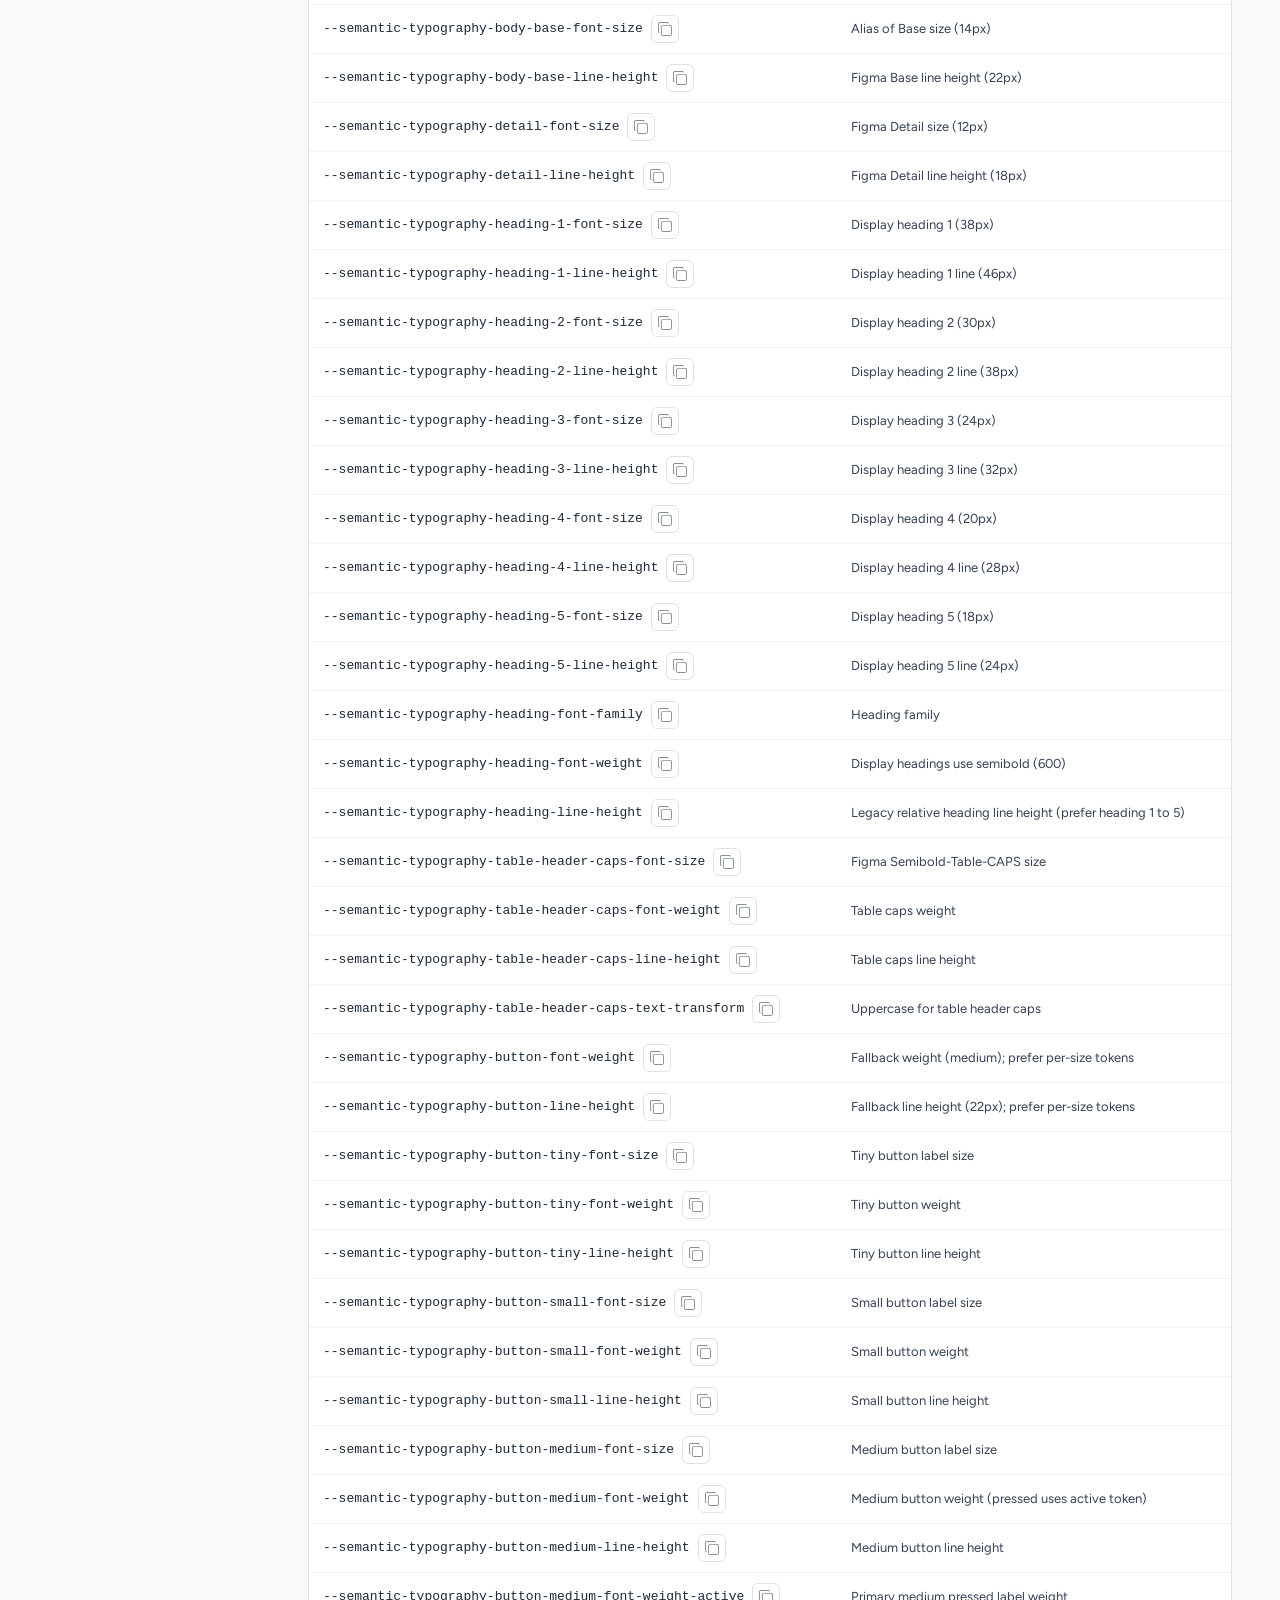
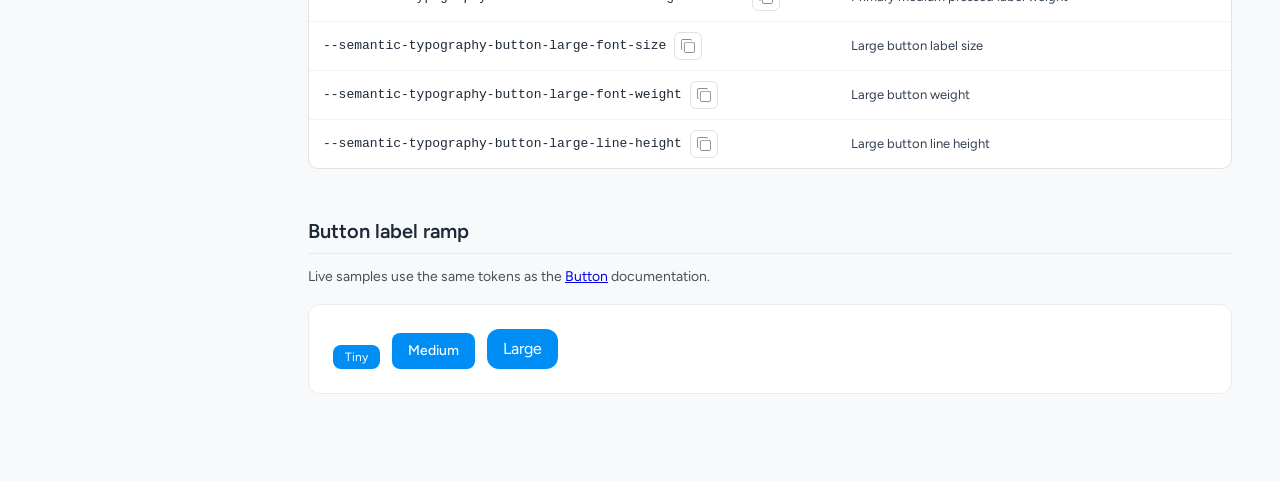
<file: typography.html>
<!DOCTYPE html>
<html lang="en">
<head>
  <meta charset="UTF-8">
  <meta name="viewport" content="width=device-width, initial-scale=1.0">
  <title>Typography - Spark Design System</title>
  <link rel="stylesheet" href="css/tokens.css">
  <link rel="stylesheet" href="css/styles.css">
</head>
<body>
  <a href="#main" class="skip-link">Skip to main content</a>

  <button class="sidebar-toggle" aria-label="Toggle navigation" aria-expanded="false">
    <svg xmlns="http://www.w3.org/2000/svg" viewBox="0 0 15.1035 11.0996" fill="none" aria-hidden="true"><path id="Vector" d="M14.6035 10.0996C14.8796 10.0996 15.1034 10.3236 15.1035 10.5996C15.1035 10.8757 14.8796 11.0996 14.6035 11.0996H0.5C0.224022 11.0994 0 10.8756 0 10.5996C8.38968e-05 10.3237 0.224074 10.0998 0.5 10.0996H14.6035ZM14.6035 5.0498C14.8796 5.04982 15.1035 5.27367 15.1035 5.5498C15.1035 5.82593 14.8796 6.04978 14.6035 6.0498H0.5C0.224022 6.04961 0 5.82583 0 5.5498C0 5.27378 0.224022 5.05 0.5 5.0498H14.6035ZM14.6035 0C14.8795 2.00931e-05 15.1034 0.223996 15.1035 0.5C15.1035 0.77613 14.8796 0.99998 14.6035 1H0.5C0.224023 0.999806 0 0.776023 0 0.5C0.000147373 0.224102 0.224113 0.000193524 0.5 0H14.6035Z" fill="currentColor"/></svg>
  </button>

  <div class="site-wrapper">
    <aside class="sidebar" role="navigation" aria-label="Main navigation">
      <div class="sidebar-header">
        <h1>Spark DS</h1>
        <div class="subtitle">Design System Docs</div>
      </div>
      <nav>
        <div class="sidebar-section">
          <div class="sidebar-section-title">Overview</div>
          <a href="index.html" class="sidebar-link">Home</a>
          <a href="accessibility.html" class="sidebar-link">Accessibility</a>
        </div>
        <div class="sidebar-section">
          <div class="sidebar-section-title">Foundations</div>
          <a href="colors.html" class="sidebar-link">Colors &amp; Tokens</a>
          <a href="dimensions.html" class="sidebar-link">Dimensions</a>
          <a href="shadows-effects.html" class="sidebar-link">Shadows &amp; Effects</a>
          <a href="typography.html" class="sidebar-link active">Typography</a>
          <a href="icons.html" class="sidebar-link">Icons</a>
        </div>
        <div class="sidebar-section">
          <div class="sidebar-section-title">Components</div>
          <a href="button.html" class="sidebar-link">Button</a>
          <a href="modal.html" class="sidebar-link">Modal</a>
        </div>
      </nav>
    </aside>

    <main class="main-content" id="main">
      <div class="page-header">
        <h1>Typography</h1>
        <p>Font stacks, sizes, and line heights align with the Spark DS Typography canvas in <a href="https://www.figma.com/design/KYq9ka9Hg16HdfzR4gMoMH/%F0%9F%9A%80-Spark---DS?node-id=1-230">Figma</a> (node <code>1:230</code>). Button labels use the button subset.</p>
      </div>

      <div class="token-search-wrapper">
        <svg class="token-search-icon" xmlns="http://www.w3.org/2000/svg" viewBox="0 0 15.1034 15.1034" fill="none" aria-hidden="true"><path id="Vector" d="M5.98438 0C6.77029 7.96207e-06 7.5493 0.154326 8.27539 0.455078C9.00143 0.755836 9.6611 1.19724 10.2168 1.75293C10.7724 2.30857 11.2129 2.96839 11.5137 3.69434C11.8144 4.42031 11.9697 5.19859 11.9697 5.98438C11.9697 6.77028 11.8144 7.54931 11.5137 8.27539C11.2769 8.84682 10.9516 9.37574 10.5537 9.84668L14.957 14.25C15.1522 14.4453 15.1523 14.7618 14.957 14.957C14.7618 15.1522 14.4452 15.1522 14.25 14.957L9.84668 10.5537C9.37574 10.9516 8.84685 11.2769 8.27539 11.5137C7.5493 11.8144 6.77029 11.9697 5.98438 11.9697C5.19861 11.9697 4.4203 11.8144 3.69434 11.5137C2.9684 11.2129 2.30857 10.7724 1.75293 10.2168C1.19725 9.66113 0.75584 9.00139 0.455078 8.27539C0.15432 7.54931 6.99062e-06 6.77028 0 5.98438C4.52615e-05 5.1986 0.154381 4.42031 0.455078 3.69434C0.75584 2.96824 1.1972 2.30866 1.75293 1.75293C2.30867 1.1972 2.96823 0.755837 3.69434 0.455078C4.4203 0.154386 5.1986 5.47122e-05 5.98438 0ZM5.98438 1C5.32992 1.00005 4.68179 1.12944 4.07715 1.37988C3.47244 1.63039 2.92279 1.99714 2.45996 2.45996C1.99712 2.92279 1.63039 3.47244 1.37988 4.07715C1.12942 4.68181 1.00005 5.3299 1 5.98438C1.00001 6.63896 1.12938 7.28782 1.37988 7.89258C1.63039 8.49717 1.9972 9.04701 2.45996 9.50977C2.92278 9.97253 3.47249 10.3394 4.07715 10.5898C4.68178 10.8403 5.32993 10.9697 5.98438 10.9697C6.63897 10.9697 7.28781 10.8403 7.89258 10.5898C8.49724 10.3394 9.04696 9.97255 9.50977 9.50977C9.97255 9.04699 10.3393 8.4972 10.5898 7.89258C10.8403 7.28782 10.9697 6.63896 10.9697 5.98438C10.9697 5.32991 10.8403 4.6818 10.5898 4.07715C10.3394 3.47248 9.97255 2.92278 9.50977 2.45996C9.04698 1.99719 8.49721 1.63039 7.89258 1.37988C7.28781 1.12938 6.63897 1.00001 5.98438 1Z" fill="currentColor"/></svg>
        <input type="search" id="tokenSearch" class="token-search" placeholder="Search tokens..." aria-label="Search tokens">
        <span class="token-search-count" id="searchCount"></span>
      </div>

      <div class="doc-section">
        <h2>Font families</h2>
        <div class="type-sample-stack">
          <div class="type-sample-row" style="font-family:var(--primitive-font-family-sans);">
            <strong>Sans (UI)</strong>
            <p style="margin:0.35rem 0 0;color:#495057;font-size:var(--primitive-font-size-13);">Figtree, system-ui, Segoe UI, Roboto, sans-serif</p>
          </div>
          <div class="type-sample-row" style="font-family:var(--primitive-font-family-mono);font-size:var(--primitive-font-size-13);">
            <strong>Mono (code)</strong>
            <p style="margin:0.35rem 0 0;color:#495057;">ui-monospace, SF Mono, Consolas</p>
          </div>
        </div>

        <div class="token-table-wrapper">
          <table class="token-table">
            <thead><tr><th>Token</th><th>Role</th></tr></thead>
            <tbody>
              <tr data-token-name="primitive-font-family-sans"><td><div class="token-name-cell"><span class="token-name">--primitive-font-family-sans</span><button class="copy-btn" data-copy="--primitive-font-family-sans" aria-label="Copy token name"><svg xmlns="http://www.w3.org/2000/svg" viewBox="0 0 15.1035 15.1035" fill="none" aria-hidden="true"><path id="Vector" d="M12.5137 3.13379C12.8536 3.13379 13.1908 3.20105 13.5049 3.33105C13.8189 3.46114 14.1053 3.65225 14.3457 3.89258C14.5859 4.13283 14.7762 4.41861 14.9062 4.73242C15.0364 5.04653 15.1035 5.38365 15.1035 5.72363V12.5137C15.1035 12.8537 15.0363 13.1907 14.9062 13.5049C14.7761 13.8191 14.5862 14.1052 14.3457 14.3457C14.1052 14.5862 13.8191 14.7761 13.5049 14.9062C13.1907 15.0363 12.8537 15.1035 12.5137 15.1035H5.72363C5.38365 15.1035 5.04653 15.0364 4.73242 14.9062C4.41861 14.7762 4.13283 14.5859 3.89258 14.3457C3.65225 14.1053 3.46114 13.8189 3.33105 13.5049C3.20105 13.1908 3.13379 12.8536 3.13379 12.5137V5.72363C3.13388 5.0369 3.40698 4.37818 3.89258 3.89258C4.37818 3.40698 5.0369 3.13388 5.72363 3.13379H12.5137ZM5.72363 4.13379C5.30212 4.13388 4.89767 4.30155 4.59961 4.59961C4.30155 4.89767 4.13388 5.30212 4.13379 5.72363V12.5137C4.13379 12.7222 4.17517 12.9294 4.25488 13.1221C4.33469 13.3147 4.45221 13.4902 4.59961 13.6377C4.74711 13.7852 4.92255 13.9025 5.11523 13.9824C5.30801 14.0623 5.51497 14.1035 5.72363 14.1035H12.5137C12.7223 14.1035 12.9293 14.0622 13.1221 13.9824C13.3149 13.9025 13.4901 13.7853 13.6377 13.6377C13.7853 13.4901 13.9025 13.3149 13.9824 13.1221C14.0622 12.9293 14.1035 12.7223 14.1035 12.5137V5.72363C14.1035 5.51497 14.0623 5.30801 13.9824 5.11523C13.9025 4.92255 13.7852 4.74711 13.6377 4.59961C13.4902 4.45221 13.3147 4.33469 13.1221 4.25488C12.9294 4.17517 12.7222 4.13379 12.5137 4.13379H5.72363ZM9.90332 0C10.2907 8.36975e-05 10.623 0.102485 10.9043 0.306641C11.1747 0.503004 11.3649 0.770006 11.5156 1.04102C11.6494 1.28226 11.5624 1.5866 11.3213 1.7207C11.08 1.85489 10.7758 1.76768 10.6416 1.52637C10.5244 1.31557 10.4196 1.19017 10.3164 1.11523C10.2241 1.04837 10.1029 1.00008 9.90332 1H2.06738C1.4816 1 1 1.4816 1 2.06738V9.90137L1.00977 10.042C1.02853 10.1813 1.0743 10.3163 1.14551 10.4385C1.24043 10.6013 1.37725 10.7357 1.54102 10.8291C1.78081 10.9659 1.86427 11.2719 1.72754 11.5117C1.59077 11.7516 1.2848 11.835 1.04492 11.6982C0.728322 11.5177 0.464735 11.2563 0.28125 10.9414C0.0978624 10.6265 0.000922612 10.2687 0 9.9043V2.06738C0 0.929311 0.929311 0 2.06738 0H9.90332Z" fill="currentColor"/></svg></button></div></td><td>Default interface text</td></tr>
              <tr data-token-name="primitive-font-family-mono"><td><div class="token-name-cell"><span class="token-name">--primitive-font-family-mono</span><button class="copy-btn" data-copy="--primitive-font-family-mono" aria-label="Copy token name"><svg xmlns="http://www.w3.org/2000/svg" viewBox="0 0 15.1035 15.1035" fill="none" aria-hidden="true"><path id="Vector" d="M12.5137 3.13379C12.8536 3.13379 13.1908 3.20105 13.5049 3.33105C13.8189 3.46114 14.1053 3.65225 14.3457 3.89258C14.5859 4.13283 14.7762 4.41861 14.9062 4.73242C15.0364 5.04653 15.1035 5.38365 15.1035 5.72363V12.5137C15.1035 12.8537 15.0363 13.1907 14.9062 13.5049C14.7761 13.8191 14.5862 14.1052 14.3457 14.3457C14.1052 14.5862 13.8191 14.7761 13.5049 14.9062C13.1907 15.0363 12.8537 15.1035 12.5137 15.1035H5.72363C5.38365 15.1035 5.04653 15.0364 4.73242 14.9062C4.41861 14.7762 4.13283 14.5859 3.89258 14.3457C3.65225 14.1053 3.46114 13.8189 3.33105 13.5049C3.20105 13.1908 3.13379 12.8536 3.13379 12.5137V5.72363C3.13388 5.0369 3.40698 4.37818 3.89258 3.89258C4.37818 3.40698 5.0369 3.13388 5.72363 3.13379H12.5137ZM5.72363 4.13379C5.30212 4.13388 4.89767 4.30155 4.59961 4.59961C4.30155 4.89767 4.13388 5.30212 4.13379 5.72363V12.5137C4.13379 12.7222 4.17517 12.9294 4.25488 13.1221C4.33469 13.3147 4.45221 13.4902 4.59961 13.6377C4.74711 13.7852 4.92255 13.9025 5.11523 13.9824C5.30801 14.0623 5.51497 14.1035 5.72363 14.1035H12.5137C12.7223 14.1035 12.9293 14.0622 13.1221 13.9824C13.3149 13.9025 13.4901 13.7853 13.6377 13.6377C13.7853 13.4901 13.9025 13.3149 13.9824 13.1221C14.0622 12.9293 14.1035 12.7223 14.1035 12.5137V5.72363C14.1035 5.51497 14.0623 5.30801 13.9824 5.11523C13.9025 4.92255 13.7852 4.74711 13.6377 4.59961C13.4902 4.45221 13.3147 4.33469 13.1221 4.25488C12.9294 4.17517 12.7222 4.13379 12.5137 4.13379H5.72363ZM9.90332 0C10.2907 8.36975e-05 10.623 0.102485 10.9043 0.306641C11.1747 0.503004 11.3649 0.770006 11.5156 1.04102C11.6494 1.28226 11.5624 1.5866 11.3213 1.7207C11.08 1.85489 10.7758 1.76768 10.6416 1.52637C10.5244 1.31557 10.4196 1.19017 10.3164 1.11523C10.2241 1.04837 10.1029 1.00008 9.90332 1H2.06738C1.4816 1 1 1.4816 1 2.06738V9.90137L1.00977 10.042C1.02853 10.1813 1.0743 10.3163 1.14551 10.4385C1.24043 10.6013 1.37725 10.7357 1.54102 10.8291C1.78081 10.9659 1.86427 11.2719 1.72754 11.5117C1.59077 11.7516 1.2848 11.835 1.04492 11.6982C0.728322 11.5177 0.464735 11.2563 0.28125 10.9414C0.0978624 10.6265 0.000922612 10.2687 0 9.9043V2.06738C0 0.929311 0.929311 0 2.06738 0H9.90332Z" fill="currentColor"/></svg></button></div></td><td>Code and technical strings</td></tr>
              <tr data-token-name="semantic-typography-body-font-family"><td><div class="token-name-cell"><span class="token-name">--semantic-typography-body-font-family</span><button class="copy-btn" data-copy="--semantic-typography-body-font-family" aria-label="Copy token name"><svg xmlns="http://www.w3.org/2000/svg" viewBox="0 0 15.1035 15.1035" fill="none" aria-hidden="true"><path id="Vector" d="M12.5137 3.13379C12.8536 3.13379 13.1908 3.20105 13.5049 3.33105C13.8189 3.46114 14.1053 3.65225 14.3457 3.89258C14.5859 4.13283 14.7762 4.41861 14.9062 4.73242C15.0364 5.04653 15.1035 5.38365 15.1035 5.72363V12.5137C15.1035 12.8537 15.0363 13.1907 14.9062 13.5049C14.7761 13.8191 14.5862 14.1052 14.3457 14.3457C14.1052 14.5862 13.8191 14.7761 13.5049 14.9062C13.1907 15.0363 12.8537 15.1035 12.5137 15.1035H5.72363C5.38365 15.1035 5.04653 15.0364 4.73242 14.9062C4.41861 14.7762 4.13283 14.5859 3.89258 14.3457C3.65225 14.1053 3.46114 13.8189 3.33105 13.5049C3.20105 13.1908 3.13379 12.8536 3.13379 12.5137V5.72363C3.13388 5.0369 3.40698 4.37818 3.89258 3.89258C4.37818 3.40698 5.0369 3.13388 5.72363 3.13379H12.5137ZM5.72363 4.13379C5.30212 4.13388 4.89767 4.30155 4.59961 4.59961C4.30155 4.89767 4.13388 5.30212 4.13379 5.72363V12.5137C4.13379 12.7222 4.17517 12.9294 4.25488 13.1221C4.33469 13.3147 4.45221 13.4902 4.59961 13.6377C4.74711 13.7852 4.92255 13.9025 5.11523 13.9824C5.30801 14.0623 5.51497 14.1035 5.72363 14.1035H12.5137C12.7223 14.1035 12.9293 14.0622 13.1221 13.9824C13.3149 13.9025 13.4901 13.7853 13.6377 13.6377C13.7853 13.4901 13.9025 13.3149 13.9824 13.1221C14.0622 12.9293 14.1035 12.7223 14.1035 12.5137V5.72363C14.1035 5.51497 14.0623 5.30801 13.9824 5.11523C13.9025 4.92255 13.7852 4.74711 13.6377 4.59961C13.4902 4.45221 13.3147 4.33469 13.1221 4.25488C12.9294 4.17517 12.7222 4.13379 12.5137 4.13379H5.72363ZM9.90332 0C10.2907 8.36975e-05 10.623 0.102485 10.9043 0.306641C11.1747 0.503004 11.3649 0.770006 11.5156 1.04102C11.6494 1.28226 11.5624 1.5866 11.3213 1.7207C11.08 1.85489 10.7758 1.76768 10.6416 1.52637C10.5244 1.31557 10.4196 1.19017 10.3164 1.11523C10.2241 1.04837 10.1029 1.00008 9.90332 1H2.06738C1.4816 1 1 1.4816 1 2.06738V9.90137L1.00977 10.042C1.02853 10.1813 1.0743 10.3163 1.14551 10.4385C1.24043 10.6013 1.37725 10.7357 1.54102 10.8291C1.78081 10.9659 1.86427 11.2719 1.72754 11.5117C1.59077 11.7516 1.2848 11.835 1.04492 11.6982C0.728322 11.5177 0.464735 11.2563 0.28125 10.9414C0.0978624 10.6265 0.000922612 10.2687 0 9.9043V2.06738C0 0.929311 0.929311 0 2.06738 0H9.90332Z" fill="currentColor"/></svg></button></div></td><td>Body text family alias</td></tr>
              <tr data-token-name="semantic-typography-button-font-family"><td><div class="token-name-cell"><span class="token-name">--semantic-typography-button-font-family</span><button class="copy-btn" data-copy="--semantic-typography-button-font-family" aria-label="Copy token name"><svg xmlns="http://www.w3.org/2000/svg" viewBox="0 0 15.1035 15.1035" fill="none" aria-hidden="true"><path id="Vector" d="M12.5137 3.13379C12.8536 3.13379 13.1908 3.20105 13.5049 3.33105C13.8189 3.46114 14.1053 3.65225 14.3457 3.89258C14.5859 4.13283 14.7762 4.41861 14.9062 4.73242C15.0364 5.04653 15.1035 5.38365 15.1035 5.72363V12.5137C15.1035 12.8537 15.0363 13.1907 14.9062 13.5049C14.7761 13.8191 14.5862 14.1052 14.3457 14.3457C14.1052 14.5862 13.8191 14.7761 13.5049 14.9062C13.1907 15.0363 12.8537 15.1035 12.5137 15.1035H5.72363C5.38365 15.1035 5.04653 15.0364 4.73242 14.9062C4.41861 14.7762 4.13283 14.5859 3.89258 14.3457C3.65225 14.1053 3.46114 13.8189 3.33105 13.5049C3.20105 13.1908 3.13379 12.8536 3.13379 12.5137V5.72363C3.13388 5.0369 3.40698 4.37818 3.89258 3.89258C4.37818 3.40698 5.0369 3.13388 5.72363 3.13379H12.5137ZM5.72363 4.13379C5.30212 4.13388 4.89767 4.30155 4.59961 4.59961C4.30155 4.89767 4.13388 5.30212 4.13379 5.72363V12.5137C4.13379 12.7222 4.17517 12.9294 4.25488 13.1221C4.33469 13.3147 4.45221 13.4902 4.59961 13.6377C4.74711 13.7852 4.92255 13.9025 5.11523 13.9824C5.30801 14.0623 5.51497 14.1035 5.72363 14.1035H12.5137C12.7223 14.1035 12.9293 14.0622 13.1221 13.9824C13.3149 13.9025 13.4901 13.7853 13.6377 13.6377C13.7853 13.4901 13.9025 13.3149 13.9824 13.1221C14.0622 12.9293 14.1035 12.7223 14.1035 12.5137V5.72363C14.1035 5.51497 14.0623 5.30801 13.9824 5.11523C13.9025 4.92255 13.7852 4.74711 13.6377 4.59961C13.4902 4.45221 13.3147 4.33469 13.1221 4.25488C12.9294 4.17517 12.7222 4.13379 12.5137 4.13379H5.72363ZM9.90332 0C10.2907 8.36975e-05 10.623 0.102485 10.9043 0.306641C11.1747 0.503004 11.3649 0.770006 11.5156 1.04102C11.6494 1.28226 11.5624 1.5866 11.3213 1.7207C11.08 1.85489 10.7758 1.76768 10.6416 1.52637C10.5244 1.31557 10.4196 1.19017 10.3164 1.11523C10.2241 1.04837 10.1029 1.00008 9.90332 1H2.06738C1.4816 1 1 1.4816 1 2.06738V9.90137L1.00977 10.042C1.02853 10.1813 1.0743 10.3163 1.14551 10.4385C1.24043 10.6013 1.37725 10.7357 1.54102 10.8291C1.78081 10.9659 1.86427 11.2719 1.72754 11.5117C1.59077 11.7516 1.2848 11.835 1.04492 11.6982C0.728322 11.5177 0.464735 11.2563 0.28125 10.9414C0.0978624 10.6265 0.000922612 10.2687 0 9.9043V2.06738C0 0.929311 0.929311 0 2.06738 0H9.90332Z" fill="currentColor"/></svg></button></div></td><td>Button labels</td></tr>
            </tbody>
          </table>
        </div>
      </div>

      <div class="doc-section">
        <h2>Display headings</h2>
        <p>Figma samples use Figtree semibold with fixed line heights.</p>
        <div class="type-sample-stack">
          <div class="type-sample-row" style="font-family:var(--semantic-typography-heading-font-family);font-size:var(--semantic-typography-heading-1-font-size);font-weight:var(--semantic-typography-heading-font-weight);line-height:var(--semantic-typography-heading-1-line-height);">Heading 1 · 38 / 46</div>
          <div class="type-sample-row" style="font-family:var(--semantic-typography-heading-font-family);font-size:var(--semantic-typography-heading-2-font-size);font-weight:var(--semantic-typography-heading-font-weight);line-height:var(--semantic-typography-heading-2-line-height);">Heading 2 · 30 / 38</div>
          <div class="type-sample-row" style="font-family:var(--semantic-typography-heading-font-family);font-size:var(--semantic-typography-heading-3-font-size);font-weight:var(--semantic-typography-heading-font-weight);line-height:var(--semantic-typography-heading-3-line-height);">Heading 3 · 24 / 32</div>
          <div class="type-sample-row" style="font-family:var(--semantic-typography-heading-font-family);font-size:var(--semantic-typography-heading-4-font-size);font-weight:var(--semantic-typography-heading-font-weight);line-height:var(--semantic-typography-heading-4-line-height);">Heading 4 · 20 / 28</div>
          <div class="type-sample-row" style="font-family:var(--semantic-typography-heading-font-family);font-size:var(--semantic-typography-heading-5-font-size);font-weight:var(--semantic-typography-heading-font-weight);line-height:var(--semantic-typography-heading-5-line-height);">Heading 5 · 18 / 24</div>
        </div>
      </div>

      <div class="doc-section">
        <h2>Paragraph, Base, Detail</h2>
        <p><strong>Paragraph</strong> is 16px / 24px. <strong>Base</strong> is 14px / 22px (default docs body size). <strong>Detail</strong> is 12px / 18px.</p>
        <h3>Paragraph weights</h3>
        <div class="type-sample-stack">
          <div class="type-sample-row" style="font-size:var(--semantic-typography-body-lg-font-size);font-weight:var(--primitive-font-weight-regular);line-height:var(--semantic-typography-body-lg-line-height);">Regular · 16 / 24</div>
          <div class="type-sample-row" style="font-size:var(--semantic-typography-body-lg-font-size);font-weight:var(--primitive-font-weight-medium);line-height:var(--semantic-typography-body-lg-line-height);">Medium · 16 / 24</div>
          <div class="type-sample-row" style="font-size:var(--semantic-typography-body-lg-font-size);font-weight:var(--primitive-font-weight-semibold);line-height:var(--semantic-typography-body-lg-line-height);">Semibold · 16 / 24</div>
          <div class="type-sample-row" style="font-size:var(--semantic-typography-body-lg-font-size);font-weight:var(--primitive-font-weight-bold);line-height:var(--semantic-typography-body-lg-line-height);">Bold · 16 / 24</div>
        </div>
        <h3>Base weights</h3>
        <div class="type-sample-stack">
          <div class="type-sample-row" style="font-size:var(--semantic-typography-body-base-font-size);font-weight:var(--primitive-font-weight-regular);line-height:var(--semantic-typography-body-base-line-height);">Regular · 14 / 22</div>
          <div class="type-sample-row" style="font-size:var(--semantic-typography-body-base-font-size);font-weight:var(--primitive-font-weight-medium);line-height:var(--semantic-typography-body-base-line-height);">Medium · 14 / 22</div>
          <div class="type-sample-row" style="font-size:var(--semantic-typography-body-base-font-size);font-weight:var(--primitive-font-weight-semibold);line-height:var(--semantic-typography-body-base-line-height);">Semibold · 14 / 22</div>
        </div>
        <h3>Detail weights</h3>
        <div class="type-sample-stack">
          <div class="type-sample-row" style="font-size:var(--semantic-typography-detail-font-size);font-weight:var(--primitive-font-weight-regular);line-height:var(--semantic-typography-detail-line-height);">Regular · 12 / 18</div>
          <div class="type-sample-row" style="font-size:var(--semantic-typography-detail-font-size);font-weight:var(--primitive-font-weight-medium);line-height:var(--semantic-typography-detail-line-height);">Medium · 12 / 18</div>
          <div class="type-sample-row" style="font-size:var(--semantic-typography-detail-font-size);font-weight:var(--primitive-font-weight-semibold);line-height:var(--semantic-typography-detail-line-height);">Semibold · 12 / 18</div>
        </div>
      </div>

      <div class="doc-section">
        <h2>Links and tables (uniq styles)</h2>
        <p>In Figma, link rows add underline on Base or Detail. Table header caps use Detail semibold and uppercase.</p>
        <div class="type-sample-stack">
          <div class="type-sample-row" style="font-size:var(--semantic-typography-detail-font-size);font-weight:var(--primitive-font-weight-regular);line-height:var(--semantic-typography-detail-line-height);text-decoration:underline;text-underline-position:from-font;">Detail regular underline</div>
          <div class="type-sample-row" style="font-size:var(--semantic-typography-detail-font-size);font-weight:var(--primitive-font-weight-semibold);line-height:var(--semantic-typography-detail-line-height);text-decoration:underline;text-underline-position:from-font;">Detail semibold underline</div>
          <div class="type-sample-row" style="font-size:var(--semantic-typography-body-base-font-size);font-weight:var(--primitive-font-weight-medium);line-height:var(--semantic-typography-body-base-line-height);text-decoration:underline;text-underline-position:from-font;">Base medium underline</div>
          <div class="type-sample-row" style="font-size:var(--semantic-typography-body-base-font-size);font-weight:var(--primitive-font-weight-semibold);line-height:var(--semantic-typography-body-base-line-height);text-decoration:underline;text-underline-position:from-font;">Base semibold underline</div>
          <div class="type-sample-row" style="font-size:var(--semantic-typography-table-header-caps-font-size);font-weight:var(--semantic-typography-table-header-caps-font-weight);line-height:var(--semantic-typography-table-header-caps-line-height);text-transform:var(--semantic-typography-table-header-caps-text-transform);">Table caps sample</div>
        </div>
      </div>

      <div class="doc-section">
        <h2>Type scale (primitives)</h2>
        <div class="type-sample-stack">
          <div class="type-sample-row" style="font-size:var(--primitive-font-size-11);">Scale 11 / Regular</div>
          <div class="type-sample-row" style="font-size:var(--primitive-font-size-12);">Scale 12 / Regular</div>
          <div class="type-sample-row" style="font-size:var(--primitive-font-size-13);">Scale 13 / Regular (body sm)</div>
          <div class="type-sample-row" style="font-size:var(--primitive-font-size-14);">Scale 14 / Regular</div>
          <div class="type-sample-row" style="font-size:var(--primitive-font-size-16);">Scale 16 / Regular</div>
          <div class="type-sample-row" style="font-size:var(--primitive-font-size-18);">Scale 18 / Regular</div>
          <div class="type-sample-row" style="font-size:var(--primitive-font-size-20);">Scale 20 / Regular</div>
          <div class="type-sample-row" style="font-size:var(--primitive-font-size-24);">Scale 24 / Regular</div>
          <div class="type-sample-row" style="font-size:var(--primitive-font-size-30);">Scale 30 / Regular</div>
          <div class="type-sample-row" style="font-size:var(--primitive-font-size-38);">Scale 38 / Regular</div>
          <div class="type-sample-row" style="font-size:var(--semantic-typography-button-tiny-font-size);font-weight:var(--semantic-typography-button-tiny-font-weight);line-height:var(--semantic-typography-button-tiny-line-height);">Button tiny (12 / 400 / 18)</div>
          <div class="type-sample-row" style="font-size:var(--semantic-typography-button-small-font-size);font-weight:var(--semantic-typography-button-small-font-weight);line-height:var(--semantic-typography-button-small-line-height);">Button small (14 / 400 / 22)</div>
          <div class="type-sample-row" style="font-size:var(--semantic-typography-button-medium-font-size);font-weight:var(--semantic-typography-button-medium-font-weight);line-height:var(--semantic-typography-button-medium-line-height);">Button medium (14 / 500 / 22)</div>
          <div class="type-sample-row" style="font-size:var(--semantic-typography-button-large-font-size);font-weight:var(--semantic-typography-button-large-font-weight);line-height:var(--semantic-typography-button-large-line-height);">Button large (16 / 400 / 24)</div>
        </div>

        <div class="token-table-wrapper">
          <table class="token-table">
            <thead><tr><th>Token</th><th>Approx.</th></tr></thead>
            <tbody>
              <tr data-token-name="primitive-font-size-10"><td><div class="token-name-cell"><span class="token-name">--primitive-font-size-10</span><button class="copy-btn" data-copy="--primitive-font-size-10" aria-label="Copy token name"><svg xmlns="http://www.w3.org/2000/svg" viewBox="0 0 15.1035 15.1035" fill="none" aria-hidden="true"><path id="Vector" d="M12.5137 3.13379C12.8536 3.13379 13.1908 3.20105 13.5049 3.33105C13.8189 3.46114 14.1053 3.65225 14.3457 3.89258C14.5859 4.13283 14.7762 4.41861 14.9062 4.73242C15.0364 5.04653 15.1035 5.38365 15.1035 5.72363V12.5137C15.1035 12.8537 15.0363 13.1907 14.9062 13.5049C14.7761 13.8191 14.5862 14.1052 14.3457 14.3457C14.1052 14.5862 13.8191 14.7761 13.5049 14.9062C13.1907 15.0363 12.8537 15.1035 12.5137 15.1035H5.72363C5.38365 15.1035 5.04653 15.0364 4.73242 14.9062C4.41861 14.7762 4.13283 14.5859 3.89258 14.3457C3.65225 14.1053 3.46114 13.8189 3.33105 13.5049C3.20105 13.1908 3.13379 12.8536 3.13379 12.5137V5.72363C3.13388 5.0369 3.40698 4.37818 3.89258 3.89258C4.37818 3.40698 5.0369 3.13388 5.72363 3.13379H12.5137ZM5.72363 4.13379C5.30212 4.13388 4.89767 4.30155 4.59961 4.59961C4.30155 4.89767 4.13388 5.30212 4.13379 5.72363V12.5137C4.13379 12.7222 4.17517 12.9294 4.25488 13.1221C4.33469 13.3147 4.45221 13.4902 4.59961 13.6377C4.74711 13.7852 4.92255 13.9025 5.11523 13.9824C5.30801 14.0623 5.51497 14.1035 5.72363 14.1035H12.5137C12.7223 14.1035 12.9293 14.0622 13.1221 13.9824C13.3149 13.9025 13.4901 13.7853 13.6377 13.6377C13.7853 13.4901 13.9025 13.3149 13.9824 13.1221C14.0622 12.9293 14.1035 12.7223 14.1035 12.5137V5.72363C14.1035 5.51497 14.0623 5.30801 13.9824 5.11523C13.9025 4.92255 13.7852 4.74711 13.6377 4.59961C13.4902 4.45221 13.3147 4.33469 13.1221 4.25488C12.9294 4.17517 12.7222 4.13379 12.5137 4.13379H5.72363ZM9.90332 0C10.2907 8.36975e-05 10.623 0.102485 10.9043 0.306641C11.1747 0.503004 11.3649 0.770006 11.5156 1.04102C11.6494 1.28226 11.5624 1.5866 11.3213 1.7207C11.08 1.85489 10.7758 1.76768 10.6416 1.52637C10.5244 1.31557 10.4196 1.19017 10.3164 1.11523C10.2241 1.04837 10.1029 1.00008 9.90332 1H2.06738C1.4816 1 1 1.4816 1 2.06738V9.90137L1.00977 10.042C1.02853 10.1813 1.0743 10.3163 1.14551 10.4385C1.24043 10.6013 1.37725 10.7357 1.54102 10.8291C1.78081 10.9659 1.86427 11.2719 1.72754 11.5117C1.59077 11.7516 1.2848 11.835 1.04492 11.6982C0.728322 11.5177 0.464735 11.2563 0.28125 10.9414C0.0978624 10.6265 0.000922612 10.2687 0 9.9043V2.06738C0 0.929311 0.929311 0 2.06738 0H9.90332Z" fill="currentColor"/></svg></button></div></td><td>10px</td></tr>
              <tr data-token-name="primitive-font-size-11"><td><div class="token-name-cell"><span class="token-name">--primitive-font-size-11</span><button class="copy-btn" data-copy="--primitive-font-size-11" aria-label="Copy token name"><svg xmlns="http://www.w3.org/2000/svg" viewBox="0 0 15.1035 15.1035" fill="none" aria-hidden="true"><path id="Vector" d="M12.5137 3.13379C12.8536 3.13379 13.1908 3.20105 13.5049 3.33105C13.8189 3.46114 14.1053 3.65225 14.3457 3.89258C14.5859 4.13283 14.7762 4.41861 14.9062 4.73242C15.0364 5.04653 15.1035 5.38365 15.1035 5.72363V12.5137C15.1035 12.8537 15.0363 13.1907 14.9062 13.5049C14.7761 13.8191 14.5862 14.1052 14.3457 14.3457C14.1052 14.5862 13.8191 14.7761 13.5049 14.9062C13.1907 15.0363 12.8537 15.1035 12.5137 15.1035H5.72363C5.38365 15.1035 5.04653 15.0364 4.73242 14.9062C4.41861 14.7762 4.13283 14.5859 3.89258 14.3457C3.65225 14.1053 3.46114 13.8189 3.33105 13.5049C3.20105 13.1908 3.13379 12.8536 3.13379 12.5137V5.72363C3.13388 5.0369 3.40698 4.37818 3.89258 3.89258C4.37818 3.40698 5.0369 3.13388 5.72363 3.13379H12.5137ZM5.72363 4.13379C5.30212 4.13388 4.89767 4.30155 4.59961 4.59961C4.30155 4.89767 4.13388 5.30212 4.13379 5.72363V12.5137C4.13379 12.7222 4.17517 12.9294 4.25488 13.1221C4.33469 13.3147 4.45221 13.4902 4.59961 13.6377C4.74711 13.7852 4.92255 13.9025 5.11523 13.9824C5.30801 14.0623 5.51497 14.1035 5.72363 14.1035H12.5137C12.7223 14.1035 12.9293 14.0622 13.1221 13.9824C13.3149 13.9025 13.4901 13.7853 13.6377 13.6377C13.7853 13.4901 13.9025 13.3149 13.9824 13.1221C14.0622 12.9293 14.1035 12.7223 14.1035 12.5137V5.72363C14.1035 5.51497 14.0623 5.30801 13.9824 5.11523C13.9025 4.92255 13.7852 4.74711 13.6377 4.59961C13.4902 4.45221 13.3147 4.33469 13.1221 4.25488C12.9294 4.17517 12.7222 4.13379 12.5137 4.13379H5.72363ZM9.90332 0C10.2907 8.36975e-05 10.623 0.102485 10.9043 0.306641C11.1747 0.503004 11.3649 0.770006 11.5156 1.04102C11.6494 1.28226 11.5624 1.5866 11.3213 1.7207C11.08 1.85489 10.7758 1.76768 10.6416 1.52637C10.5244 1.31557 10.4196 1.19017 10.3164 1.11523C10.2241 1.04837 10.1029 1.00008 9.90332 1H2.06738C1.4816 1 1 1.4816 1 2.06738V9.90137L1.00977 10.042C1.02853 10.1813 1.0743 10.3163 1.14551 10.4385C1.24043 10.6013 1.37725 10.7357 1.54102 10.8291C1.78081 10.9659 1.86427 11.2719 1.72754 11.5117C1.59077 11.7516 1.2848 11.835 1.04492 11.6982C0.728322 11.5177 0.464735 11.2563 0.28125 10.9414C0.0978624 10.6265 0.000922612 10.2687 0 9.9043V2.06738C0 0.929311 0.929311 0 2.06738 0H9.90332Z" fill="currentColor"/></svg></button></div></td><td>11px</td></tr>
              <tr data-token-name="primitive-font-size-12"><td><div class="token-name-cell"><span class="token-name">--primitive-font-size-12</span><button class="copy-btn" data-copy="--primitive-font-size-12" aria-label="Copy token name"><svg xmlns="http://www.w3.org/2000/svg" viewBox="0 0 15.1035 15.1035" fill="none" aria-hidden="true"><path id="Vector" d="M12.5137 3.13379C12.8536 3.13379 13.1908 3.20105 13.5049 3.33105C13.8189 3.46114 14.1053 3.65225 14.3457 3.89258C14.5859 4.13283 14.7762 4.41861 14.9062 4.73242C15.0364 5.04653 15.1035 5.38365 15.1035 5.72363V12.5137C15.1035 12.8537 15.0363 13.1907 14.9062 13.5049C14.7761 13.8191 14.5862 14.1052 14.3457 14.3457C14.1052 14.5862 13.8191 14.7761 13.5049 14.9062C13.1907 15.0363 12.8537 15.1035 12.5137 15.1035H5.72363C5.38365 15.1035 5.04653 15.0364 4.73242 14.9062C4.41861 14.7762 4.13283 14.5859 3.89258 14.3457C3.65225 14.1053 3.46114 13.8189 3.33105 13.5049C3.20105 13.1908 3.13379 12.8536 3.13379 12.5137V5.72363C3.13388 5.0369 3.40698 4.37818 3.89258 3.89258C4.37818 3.40698 5.0369 3.13388 5.72363 3.13379H12.5137ZM5.72363 4.13379C5.30212 4.13388 4.89767 4.30155 4.59961 4.59961C4.30155 4.89767 4.13388 5.30212 4.13379 5.72363V12.5137C4.13379 12.7222 4.17517 12.9294 4.25488 13.1221C4.33469 13.3147 4.45221 13.4902 4.59961 13.6377C4.74711 13.7852 4.92255 13.9025 5.11523 13.9824C5.30801 14.0623 5.51497 14.1035 5.72363 14.1035H12.5137C12.7223 14.1035 12.9293 14.0622 13.1221 13.9824C13.3149 13.9025 13.4901 13.7853 13.6377 13.6377C13.7853 13.4901 13.9025 13.3149 13.9824 13.1221C14.0622 12.9293 14.1035 12.7223 14.1035 12.5137V5.72363C14.1035 5.51497 14.0623 5.30801 13.9824 5.11523C13.9025 4.92255 13.7852 4.74711 13.6377 4.59961C13.4902 4.45221 13.3147 4.33469 13.1221 4.25488C12.9294 4.17517 12.7222 4.13379 12.5137 4.13379H5.72363ZM9.90332 0C10.2907 8.36975e-05 10.623 0.102485 10.9043 0.306641C11.1747 0.503004 11.3649 0.770006 11.5156 1.04102C11.6494 1.28226 11.5624 1.5866 11.3213 1.7207C11.08 1.85489 10.7758 1.76768 10.6416 1.52637C10.5244 1.31557 10.4196 1.19017 10.3164 1.11523C10.2241 1.04837 10.1029 1.00008 9.90332 1H2.06738C1.4816 1 1 1.4816 1 2.06738V9.90137L1.00977 10.042C1.02853 10.1813 1.0743 10.3163 1.14551 10.4385C1.24043 10.6013 1.37725 10.7357 1.54102 10.8291C1.78081 10.9659 1.86427 11.2719 1.72754 11.5117C1.59077 11.7516 1.2848 11.835 1.04492 11.6982C0.728322 11.5177 0.464735 11.2563 0.28125 10.9414C0.0978624 10.6265 0.000922612 10.2687 0 9.9043V2.06738C0 0.929311 0.929311 0 2.06738 0H9.90332Z" fill="currentColor"/></svg></button></div></td><td>12px</td></tr>
              <tr data-token-name="primitive-font-size-13"><td><div class="token-name-cell"><span class="token-name">--primitive-font-size-13</span><button class="copy-btn" data-copy="--primitive-font-size-13" aria-label="Copy token name"><svg xmlns="http://www.w3.org/2000/svg" viewBox="0 0 15.1035 15.1035" fill="none" aria-hidden="true"><path id="Vector" d="M12.5137 3.13379C12.8536 3.13379 13.1908 3.20105 13.5049 3.33105C13.8189 3.46114 14.1053 3.65225 14.3457 3.89258C14.5859 4.13283 14.7762 4.41861 14.9062 4.73242C15.0364 5.04653 15.1035 5.38365 15.1035 5.72363V12.5137C15.1035 12.8537 15.0363 13.1907 14.9062 13.5049C14.7761 13.8191 14.5862 14.1052 14.3457 14.3457C14.1052 14.5862 13.8191 14.7761 13.5049 14.9062C13.1907 15.0363 12.8537 15.1035 12.5137 15.1035H5.72363C5.38365 15.1035 5.04653 15.0364 4.73242 14.9062C4.41861 14.7762 4.13283 14.5859 3.89258 14.3457C3.65225 14.1053 3.46114 13.8189 3.33105 13.5049C3.20105 13.1908 3.13379 12.8536 3.13379 12.5137V5.72363C3.13388 5.0369 3.40698 4.37818 3.89258 3.89258C4.37818 3.40698 5.0369 3.13388 5.72363 3.13379H12.5137ZM5.72363 4.13379C5.30212 4.13388 4.89767 4.30155 4.59961 4.59961C4.30155 4.89767 4.13388 5.30212 4.13379 5.72363V12.5137C4.13379 12.7222 4.17517 12.9294 4.25488 13.1221C4.33469 13.3147 4.45221 13.4902 4.59961 13.6377C4.74711 13.7852 4.92255 13.9025 5.11523 13.9824C5.30801 14.0623 5.51497 14.1035 5.72363 14.1035H12.5137C12.7223 14.1035 12.9293 14.0622 13.1221 13.9824C13.3149 13.9025 13.4901 13.7853 13.6377 13.6377C13.7853 13.4901 13.9025 13.3149 13.9824 13.1221C14.0622 12.9293 14.1035 12.7223 14.1035 12.5137V5.72363C14.1035 5.51497 14.0623 5.30801 13.9824 5.11523C13.9025 4.92255 13.7852 4.74711 13.6377 4.59961C13.4902 4.45221 13.3147 4.33469 13.1221 4.25488C12.9294 4.17517 12.7222 4.13379 12.5137 4.13379H5.72363ZM9.90332 0C10.2907 8.36975e-05 10.623 0.102485 10.9043 0.306641C11.1747 0.503004 11.3649 0.770006 11.5156 1.04102C11.6494 1.28226 11.5624 1.5866 11.3213 1.7207C11.08 1.85489 10.7758 1.76768 10.6416 1.52637C10.5244 1.31557 10.4196 1.19017 10.3164 1.11523C10.2241 1.04837 10.1029 1.00008 9.90332 1H2.06738C1.4816 1 1 1.4816 1 2.06738V9.90137L1.00977 10.042C1.02853 10.1813 1.0743 10.3163 1.14551 10.4385C1.24043 10.6013 1.37725 10.7357 1.54102 10.8291C1.78081 10.9659 1.86427 11.2719 1.72754 11.5117C1.59077 11.7516 1.2848 11.835 1.04492 11.6982C0.728322 11.5177 0.464735 11.2563 0.28125 10.9414C0.0978624 10.6265 0.000922612 10.2687 0 9.9043V2.06738C0 0.929311 0.929311 0 2.06738 0H9.90332Z" fill="currentColor"/></svg></button></div></td><td>13px</td></tr>
              <tr data-token-name="primitive-font-size-14"><td><div class="token-name-cell"><span class="token-name">--primitive-font-size-14</span><button class="copy-btn" data-copy="--primitive-font-size-14" aria-label="Copy token name"><svg xmlns="http://www.w3.org/2000/svg" viewBox="0 0 15.1035 15.1035" fill="none" aria-hidden="true"><path id="Vector" d="M12.5137 3.13379C12.8536 3.13379 13.1908 3.20105 13.5049 3.33105C13.8189 3.46114 14.1053 3.65225 14.3457 3.89258C14.5859 4.13283 14.7762 4.41861 14.9062 4.73242C15.0364 5.04653 15.1035 5.38365 15.1035 5.72363V12.5137C15.1035 12.8537 15.0363 13.1907 14.9062 13.5049C14.7761 13.8191 14.5862 14.1052 14.3457 14.3457C14.1052 14.5862 13.8191 14.7761 13.5049 14.9062C13.1907 15.0363 12.8537 15.1035 12.5137 15.1035H5.72363C5.38365 15.1035 5.04653 15.0364 4.73242 14.9062C4.41861 14.7762 4.13283 14.5859 3.89258 14.3457C3.65225 14.1053 3.46114 13.8189 3.33105 13.5049C3.20105 13.1908 3.13379 12.8536 3.13379 12.5137V5.72363C3.13388 5.0369 3.40698 4.37818 3.89258 3.89258C4.37818 3.40698 5.0369 3.13388 5.72363 3.13379H12.5137ZM5.72363 4.13379C5.30212 4.13388 4.89767 4.30155 4.59961 4.59961C4.30155 4.89767 4.13388 5.30212 4.13379 5.72363V12.5137C4.13379 12.7222 4.17517 12.9294 4.25488 13.1221C4.33469 13.3147 4.45221 13.4902 4.59961 13.6377C4.74711 13.7852 4.92255 13.9025 5.11523 13.9824C5.30801 14.0623 5.51497 14.1035 5.72363 14.1035H12.5137C12.7223 14.1035 12.9293 14.0622 13.1221 13.9824C13.3149 13.9025 13.4901 13.7853 13.6377 13.6377C13.7853 13.4901 13.9025 13.3149 13.9824 13.1221C14.0622 12.9293 14.1035 12.7223 14.1035 12.5137V5.72363C14.1035 5.51497 14.0623 5.30801 13.9824 5.11523C13.9025 4.92255 13.7852 4.74711 13.6377 4.59961C13.4902 4.45221 13.3147 4.33469 13.1221 4.25488C12.9294 4.17517 12.7222 4.13379 12.5137 4.13379H5.72363ZM9.90332 0C10.2907 8.36975e-05 10.623 0.102485 10.9043 0.306641C11.1747 0.503004 11.3649 0.770006 11.5156 1.04102C11.6494 1.28226 11.5624 1.5866 11.3213 1.7207C11.08 1.85489 10.7758 1.76768 10.6416 1.52637C10.5244 1.31557 10.4196 1.19017 10.3164 1.11523C10.2241 1.04837 10.1029 1.00008 9.90332 1H2.06738C1.4816 1 1 1.4816 1 2.06738V9.90137L1.00977 10.042C1.02853 10.1813 1.0743 10.3163 1.14551 10.4385C1.24043 10.6013 1.37725 10.7357 1.54102 10.8291C1.78081 10.9659 1.86427 11.2719 1.72754 11.5117C1.59077 11.7516 1.2848 11.835 1.04492 11.6982C0.728322 11.5177 0.464735 11.2563 0.28125 10.9414C0.0978624 10.6265 0.000922612 10.2687 0 9.9043V2.06738C0 0.929311 0.929311 0 2.06738 0H9.90332Z" fill="currentColor"/></svg></button></div></td><td>14px</td></tr>
              <tr data-token-name="primitive-font-size-16"><td><div class="token-name-cell"><span class="token-name">--primitive-font-size-16</span><button class="copy-btn" data-copy="--primitive-font-size-16" aria-label="Copy token name"><svg xmlns="http://www.w3.org/2000/svg" viewBox="0 0 15.1035 15.1035" fill="none" aria-hidden="true"><path id="Vector" d="M12.5137 3.13379C12.8536 3.13379 13.1908 3.20105 13.5049 3.33105C13.8189 3.46114 14.1053 3.65225 14.3457 3.89258C14.5859 4.13283 14.7762 4.41861 14.9062 4.73242C15.0364 5.04653 15.1035 5.38365 15.1035 5.72363V12.5137C15.1035 12.8537 15.0363 13.1907 14.9062 13.5049C14.7761 13.8191 14.5862 14.1052 14.3457 14.3457C14.1052 14.5862 13.8191 14.7761 13.5049 14.9062C13.1907 15.0363 12.8537 15.1035 12.5137 15.1035H5.72363C5.38365 15.1035 5.04653 15.0364 4.73242 14.9062C4.41861 14.7762 4.13283 14.5859 3.89258 14.3457C3.65225 14.1053 3.46114 13.8189 3.33105 13.5049C3.20105 13.1908 3.13379 12.8536 3.13379 12.5137V5.72363C3.13388 5.0369 3.40698 4.37818 3.89258 3.89258C4.37818 3.40698 5.0369 3.13388 5.72363 3.13379H12.5137ZM5.72363 4.13379C5.30212 4.13388 4.89767 4.30155 4.59961 4.59961C4.30155 4.89767 4.13388 5.30212 4.13379 5.72363V12.5137C4.13379 12.7222 4.17517 12.9294 4.25488 13.1221C4.33469 13.3147 4.45221 13.4902 4.59961 13.6377C4.74711 13.7852 4.92255 13.9025 5.11523 13.9824C5.30801 14.0623 5.51497 14.1035 5.72363 14.1035H12.5137C12.7223 14.1035 12.9293 14.0622 13.1221 13.9824C13.3149 13.9025 13.4901 13.7853 13.6377 13.6377C13.7853 13.4901 13.9025 13.3149 13.9824 13.1221C14.0622 12.9293 14.1035 12.7223 14.1035 12.5137V5.72363C14.1035 5.51497 14.0623 5.30801 13.9824 5.11523C13.9025 4.92255 13.7852 4.74711 13.6377 4.59961C13.4902 4.45221 13.3147 4.33469 13.1221 4.25488C12.9294 4.17517 12.7222 4.13379 12.5137 4.13379H5.72363ZM9.90332 0C10.2907 8.36975e-05 10.623 0.102485 10.9043 0.306641C11.1747 0.503004 11.3649 0.770006 11.5156 1.04102C11.6494 1.28226 11.5624 1.5866 11.3213 1.7207C11.08 1.85489 10.7758 1.76768 10.6416 1.52637C10.5244 1.31557 10.4196 1.19017 10.3164 1.11523C10.2241 1.04837 10.1029 1.00008 9.90332 1H2.06738C1.4816 1 1 1.4816 1 2.06738V9.90137L1.00977 10.042C1.02853 10.1813 1.0743 10.3163 1.14551 10.4385C1.24043 10.6013 1.37725 10.7357 1.54102 10.8291C1.78081 10.9659 1.86427 11.2719 1.72754 11.5117C1.59077 11.7516 1.2848 11.835 1.04492 11.6982C0.728322 11.5177 0.464735 11.2563 0.28125 10.9414C0.0978624 10.6265 0.000922612 10.2687 0 9.9043V2.06738C0 0.929311 0.929311 0 2.06738 0H9.90332Z" fill="currentColor"/></svg></button></div></td><td>16px</td></tr>
              <tr data-token-name="primitive-font-size-18"><td><div class="token-name-cell"><span class="token-name">--primitive-font-size-18</span><button class="copy-btn" data-copy="--primitive-font-size-18" aria-label="Copy token name"><svg xmlns="http://www.w3.org/2000/svg" viewBox="0 0 15.1035 15.1035" fill="none" aria-hidden="true"><path id="Vector" d="M12.5137 3.13379C12.8536 3.13379 13.1908 3.20105 13.5049 3.33105C13.8189 3.46114 14.1053 3.65225 14.3457 3.89258C14.5859 4.13283 14.7762 4.41861 14.9062 4.73242C15.0364 5.04653 15.1035 5.38365 15.1035 5.72363V12.5137C15.1035 12.8537 15.0363 13.1907 14.9062 13.5049C14.7761 13.8191 14.5862 14.1052 14.3457 14.3457C14.1052 14.5862 13.8191 14.7761 13.5049 14.9062C13.1907 15.0363 12.8537 15.1035 12.5137 15.1035H5.72363C5.38365 15.1035 5.04653 15.0364 4.73242 14.9062C4.41861 14.7762 4.13283 14.5859 3.89258 14.3457C3.65225 14.1053 3.46114 13.8189 3.33105 13.5049C3.20105 13.1908 3.13379 12.8536 3.13379 12.5137V5.72363C3.13388 5.0369 3.40698 4.37818 3.89258 3.89258C4.37818 3.40698 5.0369 3.13388 5.72363 3.13379H12.5137ZM5.72363 4.13379C5.30212 4.13388 4.89767 4.30155 4.59961 4.59961C4.30155 4.89767 4.13388 5.30212 4.13379 5.72363V12.5137C4.13379 12.7222 4.17517 12.9294 4.25488 13.1221C4.33469 13.3147 4.45221 13.4902 4.59961 13.6377C4.74711 13.7852 4.92255 13.9025 5.11523 13.9824C5.30801 14.0623 5.51497 14.1035 5.72363 14.1035H12.5137C12.7223 14.1035 12.9293 14.0622 13.1221 13.9824C13.3149 13.9025 13.4901 13.7853 13.6377 13.6377C13.7853 13.4901 13.9025 13.3149 13.9824 13.1221C14.0622 12.9293 14.1035 12.7223 14.1035 12.5137V5.72363C14.1035 5.51497 14.0623 5.30801 13.9824 5.11523C13.9025 4.92255 13.7852 4.74711 13.6377 4.59961C13.4902 4.45221 13.3147 4.33469 13.1221 4.25488C12.9294 4.17517 12.7222 4.13379 12.5137 4.13379H5.72363ZM9.90332 0C10.2907 8.36975e-05 10.623 0.102485 10.9043 0.306641C11.1747 0.503004 11.3649 0.770006 11.5156 1.04102C11.6494 1.28226 11.5624 1.5866 11.3213 1.7207C11.08 1.85489 10.7758 1.76768 10.6416 1.52637C10.5244 1.31557 10.4196 1.19017 10.3164 1.11523C10.2241 1.04837 10.1029 1.00008 9.90332 1H2.06738C1.4816 1 1 1.4816 1 2.06738V9.90137L1.00977 10.042C1.02853 10.1813 1.0743 10.3163 1.14551 10.4385C1.24043 10.6013 1.37725 10.7357 1.54102 10.8291C1.78081 10.9659 1.86427 11.2719 1.72754 11.5117C1.59077 11.7516 1.2848 11.835 1.04492 11.6982C0.728322 11.5177 0.464735 11.2563 0.28125 10.9414C0.0978624 10.6265 0.000922612 10.2687 0 9.9043V2.06738C0 0.929311 0.929311 0 2.06738 0H9.90332Z" fill="currentColor"/></svg></button></div></td><td>18px</td></tr>
              <tr data-token-name="primitive-font-size-20"><td><div class="token-name-cell"><span class="token-name">--primitive-font-size-20</span><button class="copy-btn" data-copy="--primitive-font-size-20" aria-label="Copy token name"><svg xmlns="http://www.w3.org/2000/svg" viewBox="0 0 15.1035 15.1035" fill="none" aria-hidden="true"><path id="Vector" d="M12.5137 3.13379C12.8536 3.13379 13.1908 3.20105 13.5049 3.33105C13.8189 3.46114 14.1053 3.65225 14.3457 3.89258C14.5859 4.13283 14.7762 4.41861 14.9062 4.73242C15.0364 5.04653 15.1035 5.38365 15.1035 5.72363V12.5137C15.1035 12.8537 15.0363 13.1907 14.9062 13.5049C14.7761 13.8191 14.5862 14.1052 14.3457 14.3457C14.1052 14.5862 13.8191 14.7761 13.5049 14.9062C13.1907 15.0363 12.8537 15.1035 12.5137 15.1035H5.72363C5.38365 15.1035 5.04653 15.0364 4.73242 14.9062C4.41861 14.7762 4.13283 14.5859 3.89258 14.3457C3.65225 14.1053 3.46114 13.8189 3.33105 13.5049C3.20105 13.1908 3.13379 12.8536 3.13379 12.5137V5.72363C3.13388 5.0369 3.40698 4.37818 3.89258 3.89258C4.37818 3.40698 5.0369 3.13388 5.72363 3.13379H12.5137ZM5.72363 4.13379C5.30212 4.13388 4.89767 4.30155 4.59961 4.59961C4.30155 4.89767 4.13388 5.30212 4.13379 5.72363V12.5137C4.13379 12.7222 4.17517 12.9294 4.25488 13.1221C4.33469 13.3147 4.45221 13.4902 4.59961 13.6377C4.74711 13.7852 4.92255 13.9025 5.11523 13.9824C5.30801 14.0623 5.51497 14.1035 5.72363 14.1035H12.5137C12.7223 14.1035 12.9293 14.0622 13.1221 13.9824C13.3149 13.9025 13.4901 13.7853 13.6377 13.6377C13.7853 13.4901 13.9025 13.3149 13.9824 13.1221C14.0622 12.9293 14.1035 12.7223 14.1035 12.5137V5.72363C14.1035 5.51497 14.0623 5.30801 13.9824 5.11523C13.9025 4.92255 13.7852 4.74711 13.6377 4.59961C13.4902 4.45221 13.3147 4.33469 13.1221 4.25488C12.9294 4.17517 12.7222 4.13379 12.5137 4.13379H5.72363ZM9.90332 0C10.2907 8.36975e-05 10.623 0.102485 10.9043 0.306641C11.1747 0.503004 11.3649 0.770006 11.5156 1.04102C11.6494 1.28226 11.5624 1.5866 11.3213 1.7207C11.08 1.85489 10.7758 1.76768 10.6416 1.52637C10.5244 1.31557 10.4196 1.19017 10.3164 1.11523C10.2241 1.04837 10.1029 1.00008 9.90332 1H2.06738C1.4816 1 1 1.4816 1 2.06738V9.90137L1.00977 10.042C1.02853 10.1813 1.0743 10.3163 1.14551 10.4385C1.24043 10.6013 1.37725 10.7357 1.54102 10.8291C1.78081 10.9659 1.86427 11.2719 1.72754 11.5117C1.59077 11.7516 1.2848 11.835 1.04492 11.6982C0.728322 11.5177 0.464735 11.2563 0.28125 10.9414C0.0978624 10.6265 0.000922612 10.2687 0 9.9043V2.06738C0 0.929311 0.929311 0 2.06738 0H9.90332Z" fill="currentColor"/></svg></button></div></td><td>20px</td></tr>
              <tr data-token-name="primitive-font-size-24"><td><div class="token-name-cell"><span class="token-name">--primitive-font-size-24</span><button class="copy-btn" data-copy="--primitive-font-size-24" aria-label="Copy token name"><svg xmlns="http://www.w3.org/2000/svg" viewBox="0 0 15.1035 15.1035" fill="none" aria-hidden="true"><path id="Vector" d="M12.5137 3.13379C12.8536 3.13379 13.1908 3.20105 13.5049 3.33105C13.8189 3.46114 14.1053 3.65225 14.3457 3.89258C14.5859 4.13283 14.7762 4.41861 14.9062 4.73242C15.0364 5.04653 15.1035 5.38365 15.1035 5.72363V12.5137C15.1035 12.8537 15.0363 13.1907 14.9062 13.5049C14.7761 13.8191 14.5862 14.1052 14.3457 14.3457C14.1052 14.5862 13.8191 14.7761 13.5049 14.9062C13.1907 15.0363 12.8537 15.1035 12.5137 15.1035H5.72363C5.38365 15.1035 5.04653 15.0364 4.73242 14.9062C4.41861 14.7762 4.13283 14.5859 3.89258 14.3457C3.65225 14.1053 3.46114 13.8189 3.33105 13.5049C3.20105 13.1908 3.13379 12.8536 3.13379 12.5137V5.72363C3.13388 5.0369 3.40698 4.37818 3.89258 3.89258C4.37818 3.40698 5.0369 3.13388 5.72363 3.13379H12.5137ZM5.72363 4.13379C5.30212 4.13388 4.89767 4.30155 4.59961 4.59961C4.30155 4.89767 4.13388 5.30212 4.13379 5.72363V12.5137C4.13379 12.7222 4.17517 12.9294 4.25488 13.1221C4.33469 13.3147 4.45221 13.4902 4.59961 13.6377C4.74711 13.7852 4.92255 13.9025 5.11523 13.9824C5.30801 14.0623 5.51497 14.1035 5.72363 14.1035H12.5137C12.7223 14.1035 12.9293 14.0622 13.1221 13.9824C13.3149 13.9025 13.4901 13.7853 13.6377 13.6377C13.7853 13.4901 13.9025 13.3149 13.9824 13.1221C14.0622 12.9293 14.1035 12.7223 14.1035 12.5137V5.72363C14.1035 5.51497 14.0623 5.30801 13.9824 5.11523C13.9025 4.92255 13.7852 4.74711 13.6377 4.59961C13.4902 4.45221 13.3147 4.33469 13.1221 4.25488C12.9294 4.17517 12.7222 4.13379 12.5137 4.13379H5.72363ZM9.90332 0C10.2907 8.36975e-05 10.623 0.102485 10.9043 0.306641C11.1747 0.503004 11.3649 0.770006 11.5156 1.04102C11.6494 1.28226 11.5624 1.5866 11.3213 1.7207C11.08 1.85489 10.7758 1.76768 10.6416 1.52637C10.5244 1.31557 10.4196 1.19017 10.3164 1.11523C10.2241 1.04837 10.1029 1.00008 9.90332 1H2.06738C1.4816 1 1 1.4816 1 2.06738V9.90137L1.00977 10.042C1.02853 10.1813 1.0743 10.3163 1.14551 10.4385C1.24043 10.6013 1.37725 10.7357 1.54102 10.8291C1.78081 10.9659 1.86427 11.2719 1.72754 11.5117C1.59077 11.7516 1.2848 11.835 1.04492 11.6982C0.728322 11.5177 0.464735 11.2563 0.28125 10.9414C0.0978624 10.6265 0.000922612 10.2687 0 9.9043V2.06738C0 0.929311 0.929311 0 2.06738 0H9.90332Z" fill="currentColor"/></svg></button></div></td><td>24px</td></tr>
              <tr data-token-name="primitive-font-size-30"><td><div class="token-name-cell"><span class="token-name">--primitive-font-size-30</span><button class="copy-btn" data-copy="--primitive-font-size-30" aria-label="Copy token name"><svg xmlns="http://www.w3.org/2000/svg" viewBox="0 0 15.1035 15.1035" fill="none" aria-hidden="true"><path id="Vector" d="M12.5137 3.13379C12.8536 3.13379 13.1908 3.20105 13.5049 3.33105C13.8189 3.46114 14.1053 3.65225 14.3457 3.89258C14.5859 4.13283 14.7762 4.41861 14.9062 4.73242C15.0364 5.04653 15.1035 5.38365 15.1035 5.72363V12.5137C15.1035 12.8537 15.0363 13.1907 14.9062 13.5049C14.7761 13.8191 14.5862 14.1052 14.3457 14.3457C14.1052 14.5862 13.8191 14.7761 13.5049 14.9062C13.1907 15.0363 12.8537 15.1035 12.5137 15.1035H5.72363C5.38365 15.1035 5.04653 15.0364 4.73242 14.9062C4.41861 14.7762 4.13283 14.5859 3.89258 14.3457C3.65225 14.1053 3.46114 13.8189 3.33105 13.5049C3.20105 13.1908 3.13379 12.8536 3.13379 12.5137V5.72363C3.13388 5.0369 3.40698 4.37818 3.89258 3.89258C4.37818 3.40698 5.0369 3.13388 5.72363 3.13379H12.5137ZM5.72363 4.13379C5.30212 4.13388 4.89767 4.30155 4.59961 4.59961C4.30155 4.89767 4.13388 5.30212 4.13379 5.72363V12.5137C4.13379 12.7222 4.17517 12.9294 4.25488 13.1221C4.33469 13.3147 4.45221 13.4902 4.59961 13.6377C4.74711 13.7852 4.92255 13.9025 5.11523 13.9824C5.30801 14.0623 5.51497 14.1035 5.72363 14.1035H12.5137C12.7223 14.1035 12.9293 14.0622 13.1221 13.9824C13.3149 13.9025 13.4901 13.7853 13.6377 13.6377C13.7853 13.4901 13.9025 13.3149 13.9824 13.1221C14.0622 12.9293 14.1035 12.7223 14.1035 12.5137V5.72363C14.1035 5.51497 14.0623 5.30801 13.9824 5.11523C13.9025 4.92255 13.7852 4.74711 13.6377 4.59961C13.4902 4.45221 13.3147 4.33469 13.1221 4.25488C12.9294 4.17517 12.7222 4.13379 12.5137 4.13379H5.72363ZM9.90332 0C10.2907 8.36975e-05 10.623 0.102485 10.9043 0.306641C11.1747 0.503004 11.3649 0.770006 11.5156 1.04102C11.6494 1.28226 11.5624 1.5866 11.3213 1.7207C11.08 1.85489 10.7758 1.76768 10.6416 1.52637C10.5244 1.31557 10.4196 1.19017 10.3164 1.11523C10.2241 1.04837 10.1029 1.00008 9.90332 1H2.06738C1.4816 1 1 1.4816 1 2.06738V9.90137L1.00977 10.042C1.02853 10.1813 1.0743 10.3163 1.14551 10.4385C1.24043 10.6013 1.37725 10.7357 1.54102 10.8291C1.78081 10.9659 1.86427 11.2719 1.72754 11.5117C1.59077 11.7516 1.2848 11.835 1.04492 11.6982C0.728322 11.5177 0.464735 11.2563 0.28125 10.9414C0.0978624 10.6265 0.000922612 10.2687 0 9.9043V2.06738C0 0.929311 0.929311 0 2.06738 0H9.90332Z" fill="currentColor"/></svg></button></div></td><td>30px</td></tr>
              <tr data-token-name="primitive-font-size-38"><td><div class="token-name-cell"><span class="token-name">--primitive-font-size-38</span><button class="copy-btn" data-copy="--primitive-font-size-38" aria-label="Copy token name"><svg xmlns="http://www.w3.org/2000/svg" viewBox="0 0 15.1035 15.1035" fill="none" aria-hidden="true"><path id="Vector" d="M12.5137 3.13379C12.8536 3.13379 13.1908 3.20105 13.5049 3.33105C13.8189 3.46114 14.1053 3.65225 14.3457 3.89258C14.5859 4.13283 14.7762 4.41861 14.9062 4.73242C15.0364 5.04653 15.1035 5.38365 15.1035 5.72363V12.5137C15.1035 12.8537 15.0363 13.1907 14.9062 13.5049C14.7761 13.8191 14.5862 14.1052 14.3457 14.3457C14.1052 14.5862 13.8191 14.7761 13.5049 14.9062C13.1907 15.0363 12.8537 15.1035 12.5137 15.1035H5.72363C5.38365 15.1035 5.04653 15.0364 4.73242 14.9062C4.41861 14.7762 4.13283 14.5859 3.89258 14.3457C3.65225 14.1053 3.46114 13.8189 3.33105 13.5049C3.20105 13.1908 3.13379 12.8536 3.13379 12.5137V5.72363C3.13388 5.0369 3.40698 4.37818 3.89258 3.89258C4.37818 3.40698 5.0369 3.13388 5.72363 3.13379H12.5137ZM5.72363 4.13379C5.30212 4.13388 4.89767 4.30155 4.59961 4.59961C4.30155 4.89767 4.13388 5.30212 4.13379 5.72363V12.5137C4.13379 12.7222 4.17517 12.9294 4.25488 13.1221C4.33469 13.3147 4.45221 13.4902 4.59961 13.6377C4.74711 13.7852 4.92255 13.9025 5.11523 13.9824C5.30801 14.0623 5.51497 14.1035 5.72363 14.1035H12.5137C12.7223 14.1035 12.9293 14.0622 13.1221 13.9824C13.3149 13.9025 13.4901 13.7853 13.6377 13.6377C13.7853 13.4901 13.9025 13.3149 13.9824 13.1221C14.0622 12.9293 14.1035 12.7223 14.1035 12.5137V5.72363C14.1035 5.51497 14.0623 5.30801 13.9824 5.11523C13.9025 4.92255 13.7852 4.74711 13.6377 4.59961C13.4902 4.45221 13.3147 4.33469 13.1221 4.25488C12.9294 4.17517 12.7222 4.13379 12.5137 4.13379H5.72363ZM9.90332 0C10.2907 8.36975e-05 10.623 0.102485 10.9043 0.306641C11.1747 0.503004 11.3649 0.770006 11.5156 1.04102C11.6494 1.28226 11.5624 1.5866 11.3213 1.7207C11.08 1.85489 10.7758 1.76768 10.6416 1.52637C10.5244 1.31557 10.4196 1.19017 10.3164 1.11523C10.2241 1.04837 10.1029 1.00008 9.90332 1H2.06738C1.4816 1 1 1.4816 1 2.06738V9.90137L1.00977 10.042C1.02853 10.1813 1.0743 10.3163 1.14551 10.4385C1.24043 10.6013 1.37725 10.7357 1.54102 10.8291C1.78081 10.9659 1.86427 11.2719 1.72754 11.5117C1.59077 11.7516 1.2848 11.835 1.04492 11.6982C0.728322 11.5177 0.464735 11.2563 0.28125 10.9414C0.0978624 10.6265 0.000922612 10.2687 0 9.9043V2.06738C0 0.929311 0.929311 0 2.06738 0H9.90332Z" fill="currentColor"/></svg></button></div></td><td>38px</td></tr>
            </tbody>
          </table>
        </div>
      </div>

      <div class="doc-section">
        <h2>Semantic styles</h2>
        <div class="token-table-wrapper">
          <table class="token-table">
            <thead><tr><th>Token</th><th>Maps to</th></tr></thead>
            <tbody>
              <tr data-token-name="semantic-typography-body-line-height"><td><div class="token-name-cell"><span class="token-name">--semantic-typography-body-line-height</span><button class="copy-btn" data-copy="--semantic-typography-body-line-height" aria-label="Copy token name"><svg xmlns="http://www.w3.org/2000/svg" viewBox="0 0 15.1035 15.1035" fill="none" aria-hidden="true"><path id="Vector" d="M12.5137 3.13379C12.8536 3.13379 13.1908 3.20105 13.5049 3.33105C13.8189 3.46114 14.1053 3.65225 14.3457 3.89258C14.5859 4.13283 14.7762 4.41861 14.9062 4.73242C15.0364 5.04653 15.1035 5.38365 15.1035 5.72363V12.5137C15.1035 12.8537 15.0363 13.1907 14.9062 13.5049C14.7761 13.8191 14.5862 14.1052 14.3457 14.3457C14.1052 14.5862 13.8191 14.7761 13.5049 14.9062C13.1907 15.0363 12.8537 15.1035 12.5137 15.1035H5.72363C5.38365 15.1035 5.04653 15.0364 4.73242 14.9062C4.41861 14.7762 4.13283 14.5859 3.89258 14.3457C3.65225 14.1053 3.46114 13.8189 3.33105 13.5049C3.20105 13.1908 3.13379 12.8536 3.13379 12.5137V5.72363C3.13388 5.0369 3.40698 4.37818 3.89258 3.89258C4.37818 3.40698 5.0369 3.13388 5.72363 3.13379H12.5137ZM5.72363 4.13379C5.30212 4.13388 4.89767 4.30155 4.59961 4.59961C4.30155 4.89767 4.13388 5.30212 4.13379 5.72363V12.5137C4.13379 12.7222 4.17517 12.9294 4.25488 13.1221C4.33469 13.3147 4.45221 13.4902 4.59961 13.6377C4.74711 13.7852 4.92255 13.9025 5.11523 13.9824C5.30801 14.0623 5.51497 14.1035 5.72363 14.1035H12.5137C12.7223 14.1035 12.9293 14.0622 13.1221 13.9824C13.3149 13.9025 13.4901 13.7853 13.6377 13.6377C13.7853 13.4901 13.9025 13.3149 13.9824 13.1221C14.0622 12.9293 14.1035 12.7223 14.1035 12.5137V5.72363C14.1035 5.51497 14.0623 5.30801 13.9824 5.11523C13.9025 4.92255 13.7852 4.74711 13.6377 4.59961C13.4902 4.45221 13.3147 4.33469 13.1221 4.25488C12.9294 4.17517 12.7222 4.13379 12.5137 4.13379H5.72363ZM9.90332 0C10.2907 8.36975e-05 10.623 0.102485 10.9043 0.306641C11.1747 0.503004 11.3649 0.770006 11.5156 1.04102C11.6494 1.28226 11.5624 1.5866 11.3213 1.7207C11.08 1.85489 10.7758 1.76768 10.6416 1.52637C10.5244 1.31557 10.4196 1.19017 10.3164 1.11523C10.2241 1.04837 10.1029 1.00008 9.90332 1H2.06738C1.4816 1 1 1.4816 1 2.06738V9.90137L1.00977 10.042C1.02853 10.1813 1.0743 10.3163 1.14551 10.4385C1.24043 10.6013 1.37725 10.7357 1.54102 10.8291C1.78081 10.9659 1.86427 11.2719 1.72754 11.5117C1.59077 11.7516 1.2848 11.835 1.04492 11.6982C0.728322 11.5177 0.464735 11.2563 0.28125 10.9414C0.0978624 10.6265 0.000922612 10.2687 0 9.9043V2.06738C0 0.929311 0.929311 0 2.06738 0H9.90332Z" fill="currentColor"/></svg></button></div></td><td>Default body line height (22px, Figma Base)</td></tr>
              <tr data-token-name="semantic-typography-body-md-font-size"><td><div class="token-name-cell"><span class="token-name">--semantic-typography-body-md-font-size</span><button class="copy-btn" data-copy="--semantic-typography-body-md-font-size" aria-label="Copy token name"><svg xmlns="http://www.w3.org/2000/svg" viewBox="0 0 15.1035 15.1035" fill="none" aria-hidden="true"><path id="Vector" d="M12.5137 3.13379C12.8536 3.13379 13.1908 3.20105 13.5049 3.33105C13.8189 3.46114 14.1053 3.65225 14.3457 3.89258C14.5859 4.13283 14.7762 4.41861 14.9062 4.73242C15.0364 5.04653 15.1035 5.38365 15.1035 5.72363V12.5137C15.1035 12.8537 15.0363 13.1907 14.9062 13.5049C14.7761 13.8191 14.5862 14.1052 14.3457 14.3457C14.1052 14.5862 13.8191 14.7761 13.5049 14.9062C13.1907 15.0363 12.8537 15.1035 12.5137 15.1035H5.72363C5.38365 15.1035 5.04653 15.0364 4.73242 14.9062C4.41861 14.7762 4.13283 14.5859 3.89258 14.3457C3.65225 14.1053 3.46114 13.8189 3.33105 13.5049C3.20105 13.1908 3.13379 12.8536 3.13379 12.5137V5.72363C3.13388 5.0369 3.40698 4.37818 3.89258 3.89258C4.37818 3.40698 5.0369 3.13388 5.72363 3.13379H12.5137ZM5.72363 4.13379C5.30212 4.13388 4.89767 4.30155 4.59961 4.59961C4.30155 4.89767 4.13388 5.30212 4.13379 5.72363V12.5137C4.13379 12.7222 4.17517 12.9294 4.25488 13.1221C4.33469 13.3147 4.45221 13.4902 4.59961 13.6377C4.74711 13.7852 4.92255 13.9025 5.11523 13.9824C5.30801 14.0623 5.51497 14.1035 5.72363 14.1035H12.5137C12.7223 14.1035 12.9293 14.0622 13.1221 13.9824C13.3149 13.9025 13.4901 13.7853 13.6377 13.6377C13.7853 13.4901 13.9025 13.3149 13.9824 13.1221C14.0622 12.9293 14.1035 12.7223 14.1035 12.5137V5.72363C14.1035 5.51497 14.0623 5.30801 13.9824 5.11523C13.9025 4.92255 13.7852 4.74711 13.6377 4.59961C13.4902 4.45221 13.3147 4.33469 13.1221 4.25488C12.9294 4.17517 12.7222 4.13379 12.5137 4.13379H5.72363ZM9.90332 0C10.2907 8.36975e-05 10.623 0.102485 10.9043 0.306641C11.1747 0.503004 11.3649 0.770006 11.5156 1.04102C11.6494 1.28226 11.5624 1.5866 11.3213 1.7207C11.08 1.85489 10.7758 1.76768 10.6416 1.52637C10.5244 1.31557 10.4196 1.19017 10.3164 1.11523C10.2241 1.04837 10.1029 1.00008 9.90332 1H2.06738C1.4816 1 1 1.4816 1 2.06738V9.90137L1.00977 10.042C1.02853 10.1813 1.0743 10.3163 1.14551 10.4385C1.24043 10.6013 1.37725 10.7357 1.54102 10.8291C1.78081 10.9659 1.86427 11.2719 1.72754 11.5117C1.59077 11.7516 1.2848 11.835 1.04492 11.6982C0.728322 11.5177 0.464735 11.2563 0.28125 10.9414C0.0978624 10.6265 0.000922612 10.2687 0 9.9043V2.06738C0 0.929311 0.929311 0 2.06738 0H9.90332Z" fill="currentColor"/></svg></button></div></td><td>Default reading size (14px, Figma Base)</td></tr>
              <tr data-token-name="semantic-typography-body-lg-font-size"><td><div class="token-name-cell"><span class="token-name">--semantic-typography-body-lg-font-size</span><button class="copy-btn" data-copy="--semantic-typography-body-lg-font-size" aria-label="Copy token name"><svg xmlns="http://www.w3.org/2000/svg" viewBox="0 0 15.1035 15.1035" fill="none" aria-hidden="true"><path id="Vector" d="M12.5137 3.13379C12.8536 3.13379 13.1908 3.20105 13.5049 3.33105C13.8189 3.46114 14.1053 3.65225 14.3457 3.89258C14.5859 4.13283 14.7762 4.41861 14.9062 4.73242C15.0364 5.04653 15.1035 5.38365 15.1035 5.72363V12.5137C15.1035 12.8537 15.0363 13.1907 14.9062 13.5049C14.7761 13.8191 14.5862 14.1052 14.3457 14.3457C14.1052 14.5862 13.8191 14.7761 13.5049 14.9062C13.1907 15.0363 12.8537 15.1035 12.5137 15.1035H5.72363C5.38365 15.1035 5.04653 15.0364 4.73242 14.9062C4.41861 14.7762 4.13283 14.5859 3.89258 14.3457C3.65225 14.1053 3.46114 13.8189 3.33105 13.5049C3.20105 13.1908 3.13379 12.8536 3.13379 12.5137V5.72363C3.13388 5.0369 3.40698 4.37818 3.89258 3.89258C4.37818 3.40698 5.0369 3.13388 5.72363 3.13379H12.5137ZM5.72363 4.13379C5.30212 4.13388 4.89767 4.30155 4.59961 4.59961C4.30155 4.89767 4.13388 5.30212 4.13379 5.72363V12.5137C4.13379 12.7222 4.17517 12.9294 4.25488 13.1221C4.33469 13.3147 4.45221 13.4902 4.59961 13.6377C4.74711 13.7852 4.92255 13.9025 5.11523 13.9824C5.30801 14.0623 5.51497 14.1035 5.72363 14.1035H12.5137C12.7223 14.1035 12.9293 14.0622 13.1221 13.9824C13.3149 13.9025 13.4901 13.7853 13.6377 13.6377C13.7853 13.4901 13.9025 13.3149 13.9824 13.1221C14.0622 12.9293 14.1035 12.7223 14.1035 12.5137V5.72363C14.1035 5.51497 14.0623 5.30801 13.9824 5.11523C13.9025 4.92255 13.7852 4.74711 13.6377 4.59961C13.4902 4.45221 13.3147 4.33469 13.1221 4.25488C12.9294 4.17517 12.7222 4.13379 12.5137 4.13379H5.72363ZM9.90332 0C10.2907 8.36975e-05 10.623 0.102485 10.9043 0.306641C11.1747 0.503004 11.3649 0.770006 11.5156 1.04102C11.6494 1.28226 11.5624 1.5866 11.3213 1.7207C11.08 1.85489 10.7758 1.76768 10.6416 1.52637C10.5244 1.31557 10.4196 1.19017 10.3164 1.11523C10.2241 1.04837 10.1029 1.00008 9.90332 1H2.06738C1.4816 1 1 1.4816 1 2.06738V9.90137L1.00977 10.042C1.02853 10.1813 1.0743 10.3163 1.14551 10.4385C1.24043 10.6013 1.37725 10.7357 1.54102 10.8291C1.78081 10.9659 1.86427 11.2719 1.72754 11.5117C1.59077 11.7516 1.2848 11.835 1.04492 11.6982C0.728322 11.5177 0.464735 11.2563 0.28125 10.9414C0.0978624 10.6265 0.000922612 10.2687 0 9.9043V2.06738C0 0.929311 0.929311 0 2.06738 0H9.90332Z" fill="currentColor"/></svg></button></div></td><td>Figma Paragraph size (16px)</td></tr>
              <tr data-token-name="semantic-typography-body-lg-line-height"><td><div class="token-name-cell"><span class="token-name">--semantic-typography-body-lg-line-height</span><button class="copy-btn" data-copy="--semantic-typography-body-lg-line-height" aria-label="Copy token name"><svg xmlns="http://www.w3.org/2000/svg" viewBox="0 0 15.1035 15.1035" fill="none" aria-hidden="true"><path id="Vector" d="M12.5137 3.13379C12.8536 3.13379 13.1908 3.20105 13.5049 3.33105C13.8189 3.46114 14.1053 3.65225 14.3457 3.89258C14.5859 4.13283 14.7762 4.41861 14.9062 4.73242C15.0364 5.04653 15.1035 5.38365 15.1035 5.72363V12.5137C15.1035 12.8537 15.0363 13.1907 14.9062 13.5049C14.7761 13.8191 14.5862 14.1052 14.3457 14.3457C14.1052 14.5862 13.8191 14.7761 13.5049 14.9062C13.1907 15.0363 12.8537 15.1035 12.5137 15.1035H5.72363C5.38365 15.1035 5.04653 15.0364 4.73242 14.9062C4.41861 14.7762 4.13283 14.5859 3.89258 14.3457C3.65225 14.1053 3.46114 13.8189 3.33105 13.5049C3.20105 13.1908 3.13379 12.8536 3.13379 12.5137V5.72363C3.13388 5.0369 3.40698 4.37818 3.89258 3.89258C4.37818 3.40698 5.0369 3.13388 5.72363 3.13379H12.5137ZM5.72363 4.13379C5.30212 4.13388 4.89767 4.30155 4.59961 4.59961C4.30155 4.89767 4.13388 5.30212 4.13379 5.72363V12.5137C4.13379 12.7222 4.17517 12.9294 4.25488 13.1221C4.33469 13.3147 4.45221 13.4902 4.59961 13.6377C4.74711 13.7852 4.92255 13.9025 5.11523 13.9824C5.30801 14.0623 5.51497 14.1035 5.72363 14.1035H12.5137C12.7223 14.1035 12.9293 14.0622 13.1221 13.9824C13.3149 13.9025 13.4901 13.7853 13.6377 13.6377C13.7853 13.4901 13.9025 13.3149 13.9824 13.1221C14.0622 12.9293 14.1035 12.7223 14.1035 12.5137V5.72363C14.1035 5.51497 14.0623 5.30801 13.9824 5.11523C13.9025 4.92255 13.7852 4.74711 13.6377 4.59961C13.4902 4.45221 13.3147 4.33469 13.1221 4.25488C12.9294 4.17517 12.7222 4.13379 12.5137 4.13379H5.72363ZM9.90332 0C10.2907 8.36975e-05 10.623 0.102485 10.9043 0.306641C11.1747 0.503004 11.3649 0.770006 11.5156 1.04102C11.6494 1.28226 11.5624 1.5866 11.3213 1.7207C11.08 1.85489 10.7758 1.76768 10.6416 1.52637C10.5244 1.31557 10.4196 1.19017 10.3164 1.11523C10.2241 1.04837 10.1029 1.00008 9.90332 1H2.06738C1.4816 1 1 1.4816 1 2.06738V9.90137L1.00977 10.042C1.02853 10.1813 1.0743 10.3163 1.14551 10.4385C1.24043 10.6013 1.37725 10.7357 1.54102 10.8291C1.78081 10.9659 1.86427 11.2719 1.72754 11.5117C1.59077 11.7516 1.2848 11.835 1.04492 11.6982C0.728322 11.5177 0.464735 11.2563 0.28125 10.9414C0.0978624 10.6265 0.000922612 10.2687 0 9.9043V2.06738C0 0.929311 0.929311 0 2.06738 0H9.90332Z" fill="currentColor"/></svg></button></div></td><td>Figma Paragraph line height (24px)</td></tr>
              <tr data-token-name="semantic-typography-body-base-font-size"><td><div class="token-name-cell"><span class="token-name">--semantic-typography-body-base-font-size</span><button class="copy-btn" data-copy="--semantic-typography-body-base-font-size" aria-label="Copy token name"><svg xmlns="http://www.w3.org/2000/svg" viewBox="0 0 15.1035 15.1035" fill="none" aria-hidden="true"><path id="Vector" d="M12.5137 3.13379C12.8536 3.13379 13.1908 3.20105 13.5049 3.33105C13.8189 3.46114 14.1053 3.65225 14.3457 3.89258C14.5859 4.13283 14.7762 4.41861 14.9062 4.73242C15.0364 5.04653 15.1035 5.38365 15.1035 5.72363V12.5137C15.1035 12.8537 15.0363 13.1907 14.9062 13.5049C14.7761 13.8191 14.5862 14.1052 14.3457 14.3457C14.1052 14.5862 13.8191 14.7761 13.5049 14.9062C13.1907 15.0363 12.8537 15.1035 12.5137 15.1035H5.72363C5.38365 15.1035 5.04653 15.0364 4.73242 14.9062C4.41861 14.7762 4.13283 14.5859 3.89258 14.3457C3.65225 14.1053 3.46114 13.8189 3.33105 13.5049C3.20105 13.1908 3.13379 12.8536 3.13379 12.5137V5.72363C3.13388 5.0369 3.40698 4.37818 3.89258 3.89258C4.37818 3.40698 5.0369 3.13388 5.72363 3.13379H12.5137ZM5.72363 4.13379C5.30212 4.13388 4.89767 4.30155 4.59961 4.59961C4.30155 4.89767 4.13388 5.30212 4.13379 5.72363V12.5137C4.13379 12.7222 4.17517 12.9294 4.25488 13.1221C4.33469 13.3147 4.45221 13.4902 4.59961 13.6377C4.74711 13.7852 4.92255 13.9025 5.11523 13.9824C5.30801 14.0623 5.51497 14.1035 5.72363 14.1035H12.5137C12.7223 14.1035 12.9293 14.0622 13.1221 13.9824C13.3149 13.9025 13.4901 13.7853 13.6377 13.6377C13.7853 13.4901 13.9025 13.3149 13.9824 13.1221C14.0622 12.9293 14.1035 12.7223 14.1035 12.5137V5.72363C14.1035 5.51497 14.0623 5.30801 13.9824 5.11523C13.9025 4.92255 13.7852 4.74711 13.6377 4.59961C13.4902 4.45221 13.3147 4.33469 13.1221 4.25488C12.9294 4.17517 12.7222 4.13379 12.5137 4.13379H5.72363ZM9.90332 0C10.2907 8.36975e-05 10.623 0.102485 10.9043 0.306641C11.1747 0.503004 11.3649 0.770006 11.5156 1.04102C11.6494 1.28226 11.5624 1.5866 11.3213 1.7207C11.08 1.85489 10.7758 1.76768 10.6416 1.52637C10.5244 1.31557 10.4196 1.19017 10.3164 1.11523C10.2241 1.04837 10.1029 1.00008 9.90332 1H2.06738C1.4816 1 1 1.4816 1 2.06738V9.90137L1.00977 10.042C1.02853 10.1813 1.0743 10.3163 1.14551 10.4385C1.24043 10.6013 1.37725 10.7357 1.54102 10.8291C1.78081 10.9659 1.86427 11.2719 1.72754 11.5117C1.59077 11.7516 1.2848 11.835 1.04492 11.6982C0.728322 11.5177 0.464735 11.2563 0.28125 10.9414C0.0978624 10.6265 0.000922612 10.2687 0 9.9043V2.06738C0 0.929311 0.929311 0 2.06738 0H9.90332Z" fill="currentColor"/></svg></button></div></td><td>Alias of Base size (14px)</td></tr>
              <tr data-token-name="semantic-typography-body-base-line-height"><td><div class="token-name-cell"><span class="token-name">--semantic-typography-body-base-line-height</span><button class="copy-btn" data-copy="--semantic-typography-body-base-line-height" aria-label="Copy token name"><svg xmlns="http://www.w3.org/2000/svg" viewBox="0 0 15.1035 15.1035" fill="none" aria-hidden="true"><path id="Vector" d="M12.5137 3.13379C12.8536 3.13379 13.1908 3.20105 13.5049 3.33105C13.8189 3.46114 14.1053 3.65225 14.3457 3.89258C14.5859 4.13283 14.7762 4.41861 14.9062 4.73242C15.0364 5.04653 15.1035 5.38365 15.1035 5.72363V12.5137C15.1035 12.8537 15.0363 13.1907 14.9062 13.5049C14.7761 13.8191 14.5862 14.1052 14.3457 14.3457C14.1052 14.5862 13.8191 14.7761 13.5049 14.9062C13.1907 15.0363 12.8537 15.1035 12.5137 15.1035H5.72363C5.38365 15.1035 5.04653 15.0364 4.73242 14.9062C4.41861 14.7762 4.13283 14.5859 3.89258 14.3457C3.65225 14.1053 3.46114 13.8189 3.33105 13.5049C3.20105 13.1908 3.13379 12.8536 3.13379 12.5137V5.72363C3.13388 5.0369 3.40698 4.37818 3.89258 3.89258C4.37818 3.40698 5.0369 3.13388 5.72363 3.13379H12.5137ZM5.72363 4.13379C5.30212 4.13388 4.89767 4.30155 4.59961 4.59961C4.30155 4.89767 4.13388 5.30212 4.13379 5.72363V12.5137C4.13379 12.7222 4.17517 12.9294 4.25488 13.1221C4.33469 13.3147 4.45221 13.4902 4.59961 13.6377C4.74711 13.7852 4.92255 13.9025 5.11523 13.9824C5.30801 14.0623 5.51497 14.1035 5.72363 14.1035H12.5137C12.7223 14.1035 12.9293 14.0622 13.1221 13.9824C13.3149 13.9025 13.4901 13.7853 13.6377 13.6377C13.7853 13.4901 13.9025 13.3149 13.9824 13.1221C14.0622 12.9293 14.1035 12.7223 14.1035 12.5137V5.72363C14.1035 5.51497 14.0623 5.30801 13.9824 5.11523C13.9025 4.92255 13.7852 4.74711 13.6377 4.59961C13.4902 4.45221 13.3147 4.33469 13.1221 4.25488C12.9294 4.17517 12.7222 4.13379 12.5137 4.13379H5.72363ZM9.90332 0C10.2907 8.36975e-05 10.623 0.102485 10.9043 0.306641C11.1747 0.503004 11.3649 0.770006 11.5156 1.04102C11.6494 1.28226 11.5624 1.5866 11.3213 1.7207C11.08 1.85489 10.7758 1.76768 10.6416 1.52637C10.5244 1.31557 10.4196 1.19017 10.3164 1.11523C10.2241 1.04837 10.1029 1.00008 9.90332 1H2.06738C1.4816 1 1 1.4816 1 2.06738V9.90137L1.00977 10.042C1.02853 10.1813 1.0743 10.3163 1.14551 10.4385C1.24043 10.6013 1.37725 10.7357 1.54102 10.8291C1.78081 10.9659 1.86427 11.2719 1.72754 11.5117C1.59077 11.7516 1.2848 11.835 1.04492 11.6982C0.728322 11.5177 0.464735 11.2563 0.28125 10.9414C0.0978624 10.6265 0.000922612 10.2687 0 9.9043V2.06738C0 0.929311 0.929311 0 2.06738 0H9.90332Z" fill="currentColor"/></svg></button></div></td><td>Figma Base line height (22px)</td></tr>
              <tr data-token-name="semantic-typography-detail-font-size"><td><div class="token-name-cell"><span class="token-name">--semantic-typography-detail-font-size</span><button class="copy-btn" data-copy="--semantic-typography-detail-font-size" aria-label="Copy token name"><svg xmlns="http://www.w3.org/2000/svg" viewBox="0 0 15.1035 15.1035" fill="none" aria-hidden="true"><path id="Vector" d="M12.5137 3.13379C12.8536 3.13379 13.1908 3.20105 13.5049 3.33105C13.8189 3.46114 14.1053 3.65225 14.3457 3.89258C14.5859 4.13283 14.7762 4.41861 14.9062 4.73242C15.0364 5.04653 15.1035 5.38365 15.1035 5.72363V12.5137C15.1035 12.8537 15.0363 13.1907 14.9062 13.5049C14.7761 13.8191 14.5862 14.1052 14.3457 14.3457C14.1052 14.5862 13.8191 14.7761 13.5049 14.9062C13.1907 15.0363 12.8537 15.1035 12.5137 15.1035H5.72363C5.38365 15.1035 5.04653 15.0364 4.73242 14.9062C4.41861 14.7762 4.13283 14.5859 3.89258 14.3457C3.65225 14.1053 3.46114 13.8189 3.33105 13.5049C3.20105 13.1908 3.13379 12.8536 3.13379 12.5137V5.72363C3.13388 5.0369 3.40698 4.37818 3.89258 3.89258C4.37818 3.40698 5.0369 3.13388 5.72363 3.13379H12.5137ZM5.72363 4.13379C5.30212 4.13388 4.89767 4.30155 4.59961 4.59961C4.30155 4.89767 4.13388 5.30212 4.13379 5.72363V12.5137C4.13379 12.7222 4.17517 12.9294 4.25488 13.1221C4.33469 13.3147 4.45221 13.4902 4.59961 13.6377C4.74711 13.7852 4.92255 13.9025 5.11523 13.9824C5.30801 14.0623 5.51497 14.1035 5.72363 14.1035H12.5137C12.7223 14.1035 12.9293 14.0622 13.1221 13.9824C13.3149 13.9025 13.4901 13.7853 13.6377 13.6377C13.7853 13.4901 13.9025 13.3149 13.9824 13.1221C14.0622 12.9293 14.1035 12.7223 14.1035 12.5137V5.72363C14.1035 5.51497 14.0623 5.30801 13.9824 5.11523C13.9025 4.92255 13.7852 4.74711 13.6377 4.59961C13.4902 4.45221 13.3147 4.33469 13.1221 4.25488C12.9294 4.17517 12.7222 4.13379 12.5137 4.13379H5.72363ZM9.90332 0C10.2907 8.36975e-05 10.623 0.102485 10.9043 0.306641C11.1747 0.503004 11.3649 0.770006 11.5156 1.04102C11.6494 1.28226 11.5624 1.5866 11.3213 1.7207C11.08 1.85489 10.7758 1.76768 10.6416 1.52637C10.5244 1.31557 10.4196 1.19017 10.3164 1.11523C10.2241 1.04837 10.1029 1.00008 9.90332 1H2.06738C1.4816 1 1 1.4816 1 2.06738V9.90137L1.00977 10.042C1.02853 10.1813 1.0743 10.3163 1.14551 10.4385C1.24043 10.6013 1.37725 10.7357 1.54102 10.8291C1.78081 10.9659 1.86427 11.2719 1.72754 11.5117C1.59077 11.7516 1.2848 11.835 1.04492 11.6982C0.728322 11.5177 0.464735 11.2563 0.28125 10.9414C0.0978624 10.6265 0.000922612 10.2687 0 9.9043V2.06738C0 0.929311 0.929311 0 2.06738 0H9.90332Z" fill="currentColor"/></svg></button></div></td><td>Figma Detail size (12px)</td></tr>
              <tr data-token-name="semantic-typography-detail-line-height"><td><div class="token-name-cell"><span class="token-name">--semantic-typography-detail-line-height</span><button class="copy-btn" data-copy="--semantic-typography-detail-line-height" aria-label="Copy token name"><svg xmlns="http://www.w3.org/2000/svg" viewBox="0 0 15.1035 15.1035" fill="none" aria-hidden="true"><path id="Vector" d="M12.5137 3.13379C12.8536 3.13379 13.1908 3.20105 13.5049 3.33105C13.8189 3.46114 14.1053 3.65225 14.3457 3.89258C14.5859 4.13283 14.7762 4.41861 14.9062 4.73242C15.0364 5.04653 15.1035 5.38365 15.1035 5.72363V12.5137C15.1035 12.8537 15.0363 13.1907 14.9062 13.5049C14.7761 13.8191 14.5862 14.1052 14.3457 14.3457C14.1052 14.5862 13.8191 14.7761 13.5049 14.9062C13.1907 15.0363 12.8537 15.1035 12.5137 15.1035H5.72363C5.38365 15.1035 5.04653 15.0364 4.73242 14.9062C4.41861 14.7762 4.13283 14.5859 3.89258 14.3457C3.65225 14.1053 3.46114 13.8189 3.33105 13.5049C3.20105 13.1908 3.13379 12.8536 3.13379 12.5137V5.72363C3.13388 5.0369 3.40698 4.37818 3.89258 3.89258C4.37818 3.40698 5.0369 3.13388 5.72363 3.13379H12.5137ZM5.72363 4.13379C5.30212 4.13388 4.89767 4.30155 4.59961 4.59961C4.30155 4.89767 4.13388 5.30212 4.13379 5.72363V12.5137C4.13379 12.7222 4.17517 12.9294 4.25488 13.1221C4.33469 13.3147 4.45221 13.4902 4.59961 13.6377C4.74711 13.7852 4.92255 13.9025 5.11523 13.9824C5.30801 14.0623 5.51497 14.1035 5.72363 14.1035H12.5137C12.7223 14.1035 12.9293 14.0622 13.1221 13.9824C13.3149 13.9025 13.4901 13.7853 13.6377 13.6377C13.7853 13.4901 13.9025 13.3149 13.9824 13.1221C14.0622 12.9293 14.1035 12.7223 14.1035 12.5137V5.72363C14.1035 5.51497 14.0623 5.30801 13.9824 5.11523C13.9025 4.92255 13.7852 4.74711 13.6377 4.59961C13.4902 4.45221 13.3147 4.33469 13.1221 4.25488C12.9294 4.17517 12.7222 4.13379 12.5137 4.13379H5.72363ZM9.90332 0C10.2907 8.36975e-05 10.623 0.102485 10.9043 0.306641C11.1747 0.503004 11.3649 0.770006 11.5156 1.04102C11.6494 1.28226 11.5624 1.5866 11.3213 1.7207C11.08 1.85489 10.7758 1.76768 10.6416 1.52637C10.5244 1.31557 10.4196 1.19017 10.3164 1.11523C10.2241 1.04837 10.1029 1.00008 9.90332 1H2.06738C1.4816 1 1 1.4816 1 2.06738V9.90137L1.00977 10.042C1.02853 10.1813 1.0743 10.3163 1.14551 10.4385C1.24043 10.6013 1.37725 10.7357 1.54102 10.8291C1.78081 10.9659 1.86427 11.2719 1.72754 11.5117C1.59077 11.7516 1.2848 11.835 1.04492 11.6982C0.728322 11.5177 0.464735 11.2563 0.28125 10.9414C0.0978624 10.6265 0.000922612 10.2687 0 9.9043V2.06738C0 0.929311 0.929311 0 2.06738 0H9.90332Z" fill="currentColor"/></svg></button></div></td><td>Figma Detail line height (18px)</td></tr>
              <tr data-token-name="semantic-typography-heading-1-font-size"><td><div class="token-name-cell"><span class="token-name">--semantic-typography-heading-1-font-size</span><button class="copy-btn" data-copy="--semantic-typography-heading-1-font-size" aria-label="Copy token name"><svg xmlns="http://www.w3.org/2000/svg" viewBox="0 0 15.1035 15.1035" fill="none" aria-hidden="true"><path id="Vector" d="M12.5137 3.13379C12.8536 3.13379 13.1908 3.20105 13.5049 3.33105C13.8189 3.46114 14.1053 3.65225 14.3457 3.89258C14.5859 4.13283 14.7762 4.41861 14.9062 4.73242C15.0364 5.04653 15.1035 5.38365 15.1035 5.72363V12.5137C15.1035 12.8537 15.0363 13.1907 14.9062 13.5049C14.7761 13.8191 14.5862 14.1052 14.3457 14.3457C14.1052 14.5862 13.8191 14.7761 13.5049 14.9062C13.1907 15.0363 12.8537 15.1035 12.5137 15.1035H5.72363C5.38365 15.1035 5.04653 15.0364 4.73242 14.9062C4.41861 14.7762 4.13283 14.5859 3.89258 14.3457C3.65225 14.1053 3.46114 13.8189 3.33105 13.5049C3.20105 13.1908 3.13379 12.8536 3.13379 12.5137V5.72363C3.13388 5.0369 3.40698 4.37818 3.89258 3.89258C4.37818 3.40698 5.0369 3.13388 5.72363 3.13379H12.5137ZM5.72363 4.13379C5.30212 4.13388 4.89767 4.30155 4.59961 4.59961C4.30155 4.89767 4.13388 5.30212 4.13379 5.72363V12.5137C4.13379 12.7222 4.17517 12.9294 4.25488 13.1221C4.33469 13.3147 4.45221 13.4902 4.59961 13.6377C4.74711 13.7852 4.92255 13.9025 5.11523 13.9824C5.30801 14.0623 5.51497 14.1035 5.72363 14.1035H12.5137C12.7223 14.1035 12.9293 14.0622 13.1221 13.9824C13.3149 13.9025 13.4901 13.7853 13.6377 13.6377C13.7853 13.4901 13.9025 13.3149 13.9824 13.1221C14.0622 12.9293 14.1035 12.7223 14.1035 12.5137V5.72363C14.1035 5.51497 14.0623 5.30801 13.9824 5.11523C13.9025 4.92255 13.7852 4.74711 13.6377 4.59961C13.4902 4.45221 13.3147 4.33469 13.1221 4.25488C12.9294 4.17517 12.7222 4.13379 12.5137 4.13379H5.72363ZM9.90332 0C10.2907 8.36975e-05 10.623 0.102485 10.9043 0.306641C11.1747 0.503004 11.3649 0.770006 11.5156 1.04102C11.6494 1.28226 11.5624 1.5866 11.3213 1.7207C11.08 1.85489 10.7758 1.76768 10.6416 1.52637C10.5244 1.31557 10.4196 1.19017 10.3164 1.11523C10.2241 1.04837 10.1029 1.00008 9.90332 1H2.06738C1.4816 1 1 1.4816 1 2.06738V9.90137L1.00977 10.042C1.02853 10.1813 1.0743 10.3163 1.14551 10.4385C1.24043 10.6013 1.37725 10.7357 1.54102 10.8291C1.78081 10.9659 1.86427 11.2719 1.72754 11.5117C1.59077 11.7516 1.2848 11.835 1.04492 11.6982C0.728322 11.5177 0.464735 11.2563 0.28125 10.9414C0.0978624 10.6265 0.000922612 10.2687 0 9.9043V2.06738C0 0.929311 0.929311 0 2.06738 0H9.90332Z" fill="currentColor"/></svg></button></div></td><td>Display heading 1 (38px)</td></tr>
              <tr data-token-name="semantic-typography-heading-1-line-height"><td><div class="token-name-cell"><span class="token-name">--semantic-typography-heading-1-line-height</span><button class="copy-btn" data-copy="--semantic-typography-heading-1-line-height" aria-label="Copy token name"><svg xmlns="http://www.w3.org/2000/svg" viewBox="0 0 15.1035 15.1035" fill="none" aria-hidden="true"><path id="Vector" d="M12.5137 3.13379C12.8536 3.13379 13.1908 3.20105 13.5049 3.33105C13.8189 3.46114 14.1053 3.65225 14.3457 3.89258C14.5859 4.13283 14.7762 4.41861 14.9062 4.73242C15.0364 5.04653 15.1035 5.38365 15.1035 5.72363V12.5137C15.1035 12.8537 15.0363 13.1907 14.9062 13.5049C14.7761 13.8191 14.5862 14.1052 14.3457 14.3457C14.1052 14.5862 13.8191 14.7761 13.5049 14.9062C13.1907 15.0363 12.8537 15.1035 12.5137 15.1035H5.72363C5.38365 15.1035 5.04653 15.0364 4.73242 14.9062C4.41861 14.7762 4.13283 14.5859 3.89258 14.3457C3.65225 14.1053 3.46114 13.8189 3.33105 13.5049C3.20105 13.1908 3.13379 12.8536 3.13379 12.5137V5.72363C3.13388 5.0369 3.40698 4.37818 3.89258 3.89258C4.37818 3.40698 5.0369 3.13388 5.72363 3.13379H12.5137ZM5.72363 4.13379C5.30212 4.13388 4.89767 4.30155 4.59961 4.59961C4.30155 4.89767 4.13388 5.30212 4.13379 5.72363V12.5137C4.13379 12.7222 4.17517 12.9294 4.25488 13.1221C4.33469 13.3147 4.45221 13.4902 4.59961 13.6377C4.74711 13.7852 4.92255 13.9025 5.11523 13.9824C5.30801 14.0623 5.51497 14.1035 5.72363 14.1035H12.5137C12.7223 14.1035 12.9293 14.0622 13.1221 13.9824C13.3149 13.9025 13.4901 13.7853 13.6377 13.6377C13.7853 13.4901 13.9025 13.3149 13.9824 13.1221C14.0622 12.9293 14.1035 12.7223 14.1035 12.5137V5.72363C14.1035 5.51497 14.0623 5.30801 13.9824 5.11523C13.9025 4.92255 13.7852 4.74711 13.6377 4.59961C13.4902 4.45221 13.3147 4.33469 13.1221 4.25488C12.9294 4.17517 12.7222 4.13379 12.5137 4.13379H5.72363ZM9.90332 0C10.2907 8.36975e-05 10.623 0.102485 10.9043 0.306641C11.1747 0.503004 11.3649 0.770006 11.5156 1.04102C11.6494 1.28226 11.5624 1.5866 11.3213 1.7207C11.08 1.85489 10.7758 1.76768 10.6416 1.52637C10.5244 1.31557 10.4196 1.19017 10.3164 1.11523C10.2241 1.04837 10.1029 1.00008 9.90332 1H2.06738C1.4816 1 1 1.4816 1 2.06738V9.90137L1.00977 10.042C1.02853 10.1813 1.0743 10.3163 1.14551 10.4385C1.24043 10.6013 1.37725 10.7357 1.54102 10.8291C1.78081 10.9659 1.86427 11.2719 1.72754 11.5117C1.59077 11.7516 1.2848 11.835 1.04492 11.6982C0.728322 11.5177 0.464735 11.2563 0.28125 10.9414C0.0978624 10.6265 0.000922612 10.2687 0 9.9043V2.06738C0 0.929311 0.929311 0 2.06738 0H9.90332Z" fill="currentColor"/></svg></button></div></td><td>Display heading 1 line (46px)</td></tr>
              <tr data-token-name="semantic-typography-heading-2-font-size"><td><div class="token-name-cell"><span class="token-name">--semantic-typography-heading-2-font-size</span><button class="copy-btn" data-copy="--semantic-typography-heading-2-font-size" aria-label="Copy token name"><svg xmlns="http://www.w3.org/2000/svg" viewBox="0 0 15.1035 15.1035" fill="none" aria-hidden="true"><path id="Vector" d="M12.5137 3.13379C12.8536 3.13379 13.1908 3.20105 13.5049 3.33105C13.8189 3.46114 14.1053 3.65225 14.3457 3.89258C14.5859 4.13283 14.7762 4.41861 14.9062 4.73242C15.0364 5.04653 15.1035 5.38365 15.1035 5.72363V12.5137C15.1035 12.8537 15.0363 13.1907 14.9062 13.5049C14.7761 13.8191 14.5862 14.1052 14.3457 14.3457C14.1052 14.5862 13.8191 14.7761 13.5049 14.9062C13.1907 15.0363 12.8537 15.1035 12.5137 15.1035H5.72363C5.38365 15.1035 5.04653 15.0364 4.73242 14.9062C4.41861 14.7762 4.13283 14.5859 3.89258 14.3457C3.65225 14.1053 3.46114 13.8189 3.33105 13.5049C3.20105 13.1908 3.13379 12.8536 3.13379 12.5137V5.72363C3.13388 5.0369 3.40698 4.37818 3.89258 3.89258C4.37818 3.40698 5.0369 3.13388 5.72363 3.13379H12.5137ZM5.72363 4.13379C5.30212 4.13388 4.89767 4.30155 4.59961 4.59961C4.30155 4.89767 4.13388 5.30212 4.13379 5.72363V12.5137C4.13379 12.7222 4.17517 12.9294 4.25488 13.1221C4.33469 13.3147 4.45221 13.4902 4.59961 13.6377C4.74711 13.7852 4.92255 13.9025 5.11523 13.9824C5.30801 14.0623 5.51497 14.1035 5.72363 14.1035H12.5137C12.7223 14.1035 12.9293 14.0622 13.1221 13.9824C13.3149 13.9025 13.4901 13.7853 13.6377 13.6377C13.7853 13.4901 13.9025 13.3149 13.9824 13.1221C14.0622 12.9293 14.1035 12.7223 14.1035 12.5137V5.72363C14.1035 5.51497 14.0623 5.30801 13.9824 5.11523C13.9025 4.92255 13.7852 4.74711 13.6377 4.59961C13.4902 4.45221 13.3147 4.33469 13.1221 4.25488C12.9294 4.17517 12.7222 4.13379 12.5137 4.13379H5.72363ZM9.90332 0C10.2907 8.36975e-05 10.623 0.102485 10.9043 0.306641C11.1747 0.503004 11.3649 0.770006 11.5156 1.04102C11.6494 1.28226 11.5624 1.5866 11.3213 1.7207C11.08 1.85489 10.7758 1.76768 10.6416 1.52637C10.5244 1.31557 10.4196 1.19017 10.3164 1.11523C10.2241 1.04837 10.1029 1.00008 9.90332 1H2.06738C1.4816 1 1 1.4816 1 2.06738V9.90137L1.00977 10.042C1.02853 10.1813 1.0743 10.3163 1.14551 10.4385C1.24043 10.6013 1.37725 10.7357 1.54102 10.8291C1.78081 10.9659 1.86427 11.2719 1.72754 11.5117C1.59077 11.7516 1.2848 11.835 1.04492 11.6982C0.728322 11.5177 0.464735 11.2563 0.28125 10.9414C0.0978624 10.6265 0.000922612 10.2687 0 9.9043V2.06738C0 0.929311 0.929311 0 2.06738 0H9.90332Z" fill="currentColor"/></svg></button></div></td><td>Display heading 2 (30px)</td></tr>
              <tr data-token-name="semantic-typography-heading-2-line-height"><td><div class="token-name-cell"><span class="token-name">--semantic-typography-heading-2-line-height</span><button class="copy-btn" data-copy="--semantic-typography-heading-2-line-height" aria-label="Copy token name"><svg xmlns="http://www.w3.org/2000/svg" viewBox="0 0 15.1035 15.1035" fill="none" aria-hidden="true"><path id="Vector" d="M12.5137 3.13379C12.8536 3.13379 13.1908 3.20105 13.5049 3.33105C13.8189 3.46114 14.1053 3.65225 14.3457 3.89258C14.5859 4.13283 14.7762 4.41861 14.9062 4.73242C15.0364 5.04653 15.1035 5.38365 15.1035 5.72363V12.5137C15.1035 12.8537 15.0363 13.1907 14.9062 13.5049C14.7761 13.8191 14.5862 14.1052 14.3457 14.3457C14.1052 14.5862 13.8191 14.7761 13.5049 14.9062C13.1907 15.0363 12.8537 15.1035 12.5137 15.1035H5.72363C5.38365 15.1035 5.04653 15.0364 4.73242 14.9062C4.41861 14.7762 4.13283 14.5859 3.89258 14.3457C3.65225 14.1053 3.46114 13.8189 3.33105 13.5049C3.20105 13.1908 3.13379 12.8536 3.13379 12.5137V5.72363C3.13388 5.0369 3.40698 4.37818 3.89258 3.89258C4.37818 3.40698 5.0369 3.13388 5.72363 3.13379H12.5137ZM5.72363 4.13379C5.30212 4.13388 4.89767 4.30155 4.59961 4.59961C4.30155 4.89767 4.13388 5.30212 4.13379 5.72363V12.5137C4.13379 12.7222 4.17517 12.9294 4.25488 13.1221C4.33469 13.3147 4.45221 13.4902 4.59961 13.6377C4.74711 13.7852 4.92255 13.9025 5.11523 13.9824C5.30801 14.0623 5.51497 14.1035 5.72363 14.1035H12.5137C12.7223 14.1035 12.9293 14.0622 13.1221 13.9824C13.3149 13.9025 13.4901 13.7853 13.6377 13.6377C13.7853 13.4901 13.9025 13.3149 13.9824 13.1221C14.0622 12.9293 14.1035 12.7223 14.1035 12.5137V5.72363C14.1035 5.51497 14.0623 5.30801 13.9824 5.11523C13.9025 4.92255 13.7852 4.74711 13.6377 4.59961C13.4902 4.45221 13.3147 4.33469 13.1221 4.25488C12.9294 4.17517 12.7222 4.13379 12.5137 4.13379H5.72363ZM9.90332 0C10.2907 8.36975e-05 10.623 0.102485 10.9043 0.306641C11.1747 0.503004 11.3649 0.770006 11.5156 1.04102C11.6494 1.28226 11.5624 1.5866 11.3213 1.7207C11.08 1.85489 10.7758 1.76768 10.6416 1.52637C10.5244 1.31557 10.4196 1.19017 10.3164 1.11523C10.2241 1.04837 10.1029 1.00008 9.90332 1H2.06738C1.4816 1 1 1.4816 1 2.06738V9.90137L1.00977 10.042C1.02853 10.1813 1.0743 10.3163 1.14551 10.4385C1.24043 10.6013 1.37725 10.7357 1.54102 10.8291C1.78081 10.9659 1.86427 11.2719 1.72754 11.5117C1.59077 11.7516 1.2848 11.835 1.04492 11.6982C0.728322 11.5177 0.464735 11.2563 0.28125 10.9414C0.0978624 10.6265 0.000922612 10.2687 0 9.9043V2.06738C0 0.929311 0.929311 0 2.06738 0H9.90332Z" fill="currentColor"/></svg></button></div></td><td>Display heading 2 line (38px)</td></tr>
              <tr data-token-name="semantic-typography-heading-3-font-size"><td><div class="token-name-cell"><span class="token-name">--semantic-typography-heading-3-font-size</span><button class="copy-btn" data-copy="--semantic-typography-heading-3-font-size" aria-label="Copy token name"><svg xmlns="http://www.w3.org/2000/svg" viewBox="0 0 15.1035 15.1035" fill="none" aria-hidden="true"><path id="Vector" d="M12.5137 3.13379C12.8536 3.13379 13.1908 3.20105 13.5049 3.33105C13.8189 3.46114 14.1053 3.65225 14.3457 3.89258C14.5859 4.13283 14.7762 4.41861 14.9062 4.73242C15.0364 5.04653 15.1035 5.38365 15.1035 5.72363V12.5137C15.1035 12.8537 15.0363 13.1907 14.9062 13.5049C14.7761 13.8191 14.5862 14.1052 14.3457 14.3457C14.1052 14.5862 13.8191 14.7761 13.5049 14.9062C13.1907 15.0363 12.8537 15.1035 12.5137 15.1035H5.72363C5.38365 15.1035 5.04653 15.0364 4.73242 14.9062C4.41861 14.7762 4.13283 14.5859 3.89258 14.3457C3.65225 14.1053 3.46114 13.8189 3.33105 13.5049C3.20105 13.1908 3.13379 12.8536 3.13379 12.5137V5.72363C3.13388 5.0369 3.40698 4.37818 3.89258 3.89258C4.37818 3.40698 5.0369 3.13388 5.72363 3.13379H12.5137ZM5.72363 4.13379C5.30212 4.13388 4.89767 4.30155 4.59961 4.59961C4.30155 4.89767 4.13388 5.30212 4.13379 5.72363V12.5137C4.13379 12.7222 4.17517 12.9294 4.25488 13.1221C4.33469 13.3147 4.45221 13.4902 4.59961 13.6377C4.74711 13.7852 4.92255 13.9025 5.11523 13.9824C5.30801 14.0623 5.51497 14.1035 5.72363 14.1035H12.5137C12.7223 14.1035 12.9293 14.0622 13.1221 13.9824C13.3149 13.9025 13.4901 13.7853 13.6377 13.6377C13.7853 13.4901 13.9025 13.3149 13.9824 13.1221C14.0622 12.9293 14.1035 12.7223 14.1035 12.5137V5.72363C14.1035 5.51497 14.0623 5.30801 13.9824 5.11523C13.9025 4.92255 13.7852 4.74711 13.6377 4.59961C13.4902 4.45221 13.3147 4.33469 13.1221 4.25488C12.9294 4.17517 12.7222 4.13379 12.5137 4.13379H5.72363ZM9.90332 0C10.2907 8.36975e-05 10.623 0.102485 10.9043 0.306641C11.1747 0.503004 11.3649 0.770006 11.5156 1.04102C11.6494 1.28226 11.5624 1.5866 11.3213 1.7207C11.08 1.85489 10.7758 1.76768 10.6416 1.52637C10.5244 1.31557 10.4196 1.19017 10.3164 1.11523C10.2241 1.04837 10.1029 1.00008 9.90332 1H2.06738C1.4816 1 1 1.4816 1 2.06738V9.90137L1.00977 10.042C1.02853 10.1813 1.0743 10.3163 1.14551 10.4385C1.24043 10.6013 1.37725 10.7357 1.54102 10.8291C1.78081 10.9659 1.86427 11.2719 1.72754 11.5117C1.59077 11.7516 1.2848 11.835 1.04492 11.6982C0.728322 11.5177 0.464735 11.2563 0.28125 10.9414C0.0978624 10.6265 0.000922612 10.2687 0 9.9043V2.06738C0 0.929311 0.929311 0 2.06738 0H9.90332Z" fill="currentColor"/></svg></button></div></td><td>Display heading 3 (24px)</td></tr>
              <tr data-token-name="semantic-typography-heading-3-line-height"><td><div class="token-name-cell"><span class="token-name">--semantic-typography-heading-3-line-height</span><button class="copy-btn" data-copy="--semantic-typography-heading-3-line-height" aria-label="Copy token name"><svg xmlns="http://www.w3.org/2000/svg" viewBox="0 0 15.1035 15.1035" fill="none" aria-hidden="true"><path id="Vector" d="M12.5137 3.13379C12.8536 3.13379 13.1908 3.20105 13.5049 3.33105C13.8189 3.46114 14.1053 3.65225 14.3457 3.89258C14.5859 4.13283 14.7762 4.41861 14.9062 4.73242C15.0364 5.04653 15.1035 5.38365 15.1035 5.72363V12.5137C15.1035 12.8537 15.0363 13.1907 14.9062 13.5049C14.7761 13.8191 14.5862 14.1052 14.3457 14.3457C14.1052 14.5862 13.8191 14.7761 13.5049 14.9062C13.1907 15.0363 12.8537 15.1035 12.5137 15.1035H5.72363C5.38365 15.1035 5.04653 15.0364 4.73242 14.9062C4.41861 14.7762 4.13283 14.5859 3.89258 14.3457C3.65225 14.1053 3.46114 13.8189 3.33105 13.5049C3.20105 13.1908 3.13379 12.8536 3.13379 12.5137V5.72363C3.13388 5.0369 3.40698 4.37818 3.89258 3.89258C4.37818 3.40698 5.0369 3.13388 5.72363 3.13379H12.5137ZM5.72363 4.13379C5.30212 4.13388 4.89767 4.30155 4.59961 4.59961C4.30155 4.89767 4.13388 5.30212 4.13379 5.72363V12.5137C4.13379 12.7222 4.17517 12.9294 4.25488 13.1221C4.33469 13.3147 4.45221 13.4902 4.59961 13.6377C4.74711 13.7852 4.92255 13.9025 5.11523 13.9824C5.30801 14.0623 5.51497 14.1035 5.72363 14.1035H12.5137C12.7223 14.1035 12.9293 14.0622 13.1221 13.9824C13.3149 13.9025 13.4901 13.7853 13.6377 13.6377C13.7853 13.4901 13.9025 13.3149 13.9824 13.1221C14.0622 12.9293 14.1035 12.7223 14.1035 12.5137V5.72363C14.1035 5.51497 14.0623 5.30801 13.9824 5.11523C13.9025 4.92255 13.7852 4.74711 13.6377 4.59961C13.4902 4.45221 13.3147 4.33469 13.1221 4.25488C12.9294 4.17517 12.7222 4.13379 12.5137 4.13379H5.72363ZM9.90332 0C10.2907 8.36975e-05 10.623 0.102485 10.9043 0.306641C11.1747 0.503004 11.3649 0.770006 11.5156 1.04102C11.6494 1.28226 11.5624 1.5866 11.3213 1.7207C11.08 1.85489 10.7758 1.76768 10.6416 1.52637C10.5244 1.31557 10.4196 1.19017 10.3164 1.11523C10.2241 1.04837 10.1029 1.00008 9.90332 1H2.06738C1.4816 1 1 1.4816 1 2.06738V9.90137L1.00977 10.042C1.02853 10.1813 1.0743 10.3163 1.14551 10.4385C1.24043 10.6013 1.37725 10.7357 1.54102 10.8291C1.78081 10.9659 1.86427 11.2719 1.72754 11.5117C1.59077 11.7516 1.2848 11.835 1.04492 11.6982C0.728322 11.5177 0.464735 11.2563 0.28125 10.9414C0.0978624 10.6265 0.000922612 10.2687 0 9.9043V2.06738C0 0.929311 0.929311 0 2.06738 0H9.90332Z" fill="currentColor"/></svg></button></div></td><td>Display heading 3 line (32px)</td></tr>
              <tr data-token-name="semantic-typography-heading-4-font-size"><td><div class="token-name-cell"><span class="token-name">--semantic-typography-heading-4-font-size</span><button class="copy-btn" data-copy="--semantic-typography-heading-4-font-size" aria-label="Copy token name"><svg xmlns="http://www.w3.org/2000/svg" viewBox="0 0 15.1035 15.1035" fill="none" aria-hidden="true"><path id="Vector" d="M12.5137 3.13379C12.8536 3.13379 13.1908 3.20105 13.5049 3.33105C13.8189 3.46114 14.1053 3.65225 14.3457 3.89258C14.5859 4.13283 14.7762 4.41861 14.9062 4.73242C15.0364 5.04653 15.1035 5.38365 15.1035 5.72363V12.5137C15.1035 12.8537 15.0363 13.1907 14.9062 13.5049C14.7761 13.8191 14.5862 14.1052 14.3457 14.3457C14.1052 14.5862 13.8191 14.7761 13.5049 14.9062C13.1907 15.0363 12.8537 15.1035 12.5137 15.1035H5.72363C5.38365 15.1035 5.04653 15.0364 4.73242 14.9062C4.41861 14.7762 4.13283 14.5859 3.89258 14.3457C3.65225 14.1053 3.46114 13.8189 3.33105 13.5049C3.20105 13.1908 3.13379 12.8536 3.13379 12.5137V5.72363C3.13388 5.0369 3.40698 4.37818 3.89258 3.89258C4.37818 3.40698 5.0369 3.13388 5.72363 3.13379H12.5137ZM5.72363 4.13379C5.30212 4.13388 4.89767 4.30155 4.59961 4.59961C4.30155 4.89767 4.13388 5.30212 4.13379 5.72363V12.5137C4.13379 12.7222 4.17517 12.9294 4.25488 13.1221C4.33469 13.3147 4.45221 13.4902 4.59961 13.6377C4.74711 13.7852 4.92255 13.9025 5.11523 13.9824C5.30801 14.0623 5.51497 14.1035 5.72363 14.1035H12.5137C12.7223 14.1035 12.9293 14.0622 13.1221 13.9824C13.3149 13.9025 13.4901 13.7853 13.6377 13.6377C13.7853 13.4901 13.9025 13.3149 13.9824 13.1221C14.0622 12.9293 14.1035 12.7223 14.1035 12.5137V5.72363C14.1035 5.51497 14.0623 5.30801 13.9824 5.11523C13.9025 4.92255 13.7852 4.74711 13.6377 4.59961C13.4902 4.45221 13.3147 4.33469 13.1221 4.25488C12.9294 4.17517 12.7222 4.13379 12.5137 4.13379H5.72363ZM9.90332 0C10.2907 8.36975e-05 10.623 0.102485 10.9043 0.306641C11.1747 0.503004 11.3649 0.770006 11.5156 1.04102C11.6494 1.28226 11.5624 1.5866 11.3213 1.7207C11.08 1.85489 10.7758 1.76768 10.6416 1.52637C10.5244 1.31557 10.4196 1.19017 10.3164 1.11523C10.2241 1.04837 10.1029 1.00008 9.90332 1H2.06738C1.4816 1 1 1.4816 1 2.06738V9.90137L1.00977 10.042C1.02853 10.1813 1.0743 10.3163 1.14551 10.4385C1.24043 10.6013 1.37725 10.7357 1.54102 10.8291C1.78081 10.9659 1.86427 11.2719 1.72754 11.5117C1.59077 11.7516 1.2848 11.835 1.04492 11.6982C0.728322 11.5177 0.464735 11.2563 0.28125 10.9414C0.0978624 10.6265 0.000922612 10.2687 0 9.9043V2.06738C0 0.929311 0.929311 0 2.06738 0H9.90332Z" fill="currentColor"/></svg></button></div></td><td>Display heading 4 (20px)</td></tr>
              <tr data-token-name="semantic-typography-heading-4-line-height"><td><div class="token-name-cell"><span class="token-name">--semantic-typography-heading-4-line-height</span><button class="copy-btn" data-copy="--semantic-typography-heading-4-line-height" aria-label="Copy token name"><svg xmlns="http://www.w3.org/2000/svg" viewBox="0 0 15.1035 15.1035" fill="none" aria-hidden="true"><path id="Vector" d="M12.5137 3.13379C12.8536 3.13379 13.1908 3.20105 13.5049 3.33105C13.8189 3.46114 14.1053 3.65225 14.3457 3.89258C14.5859 4.13283 14.7762 4.41861 14.9062 4.73242C15.0364 5.04653 15.1035 5.38365 15.1035 5.72363V12.5137C15.1035 12.8537 15.0363 13.1907 14.9062 13.5049C14.7761 13.8191 14.5862 14.1052 14.3457 14.3457C14.1052 14.5862 13.8191 14.7761 13.5049 14.9062C13.1907 15.0363 12.8537 15.1035 12.5137 15.1035H5.72363C5.38365 15.1035 5.04653 15.0364 4.73242 14.9062C4.41861 14.7762 4.13283 14.5859 3.89258 14.3457C3.65225 14.1053 3.46114 13.8189 3.33105 13.5049C3.20105 13.1908 3.13379 12.8536 3.13379 12.5137V5.72363C3.13388 5.0369 3.40698 4.37818 3.89258 3.89258C4.37818 3.40698 5.0369 3.13388 5.72363 3.13379H12.5137ZM5.72363 4.13379C5.30212 4.13388 4.89767 4.30155 4.59961 4.59961C4.30155 4.89767 4.13388 5.30212 4.13379 5.72363V12.5137C4.13379 12.7222 4.17517 12.9294 4.25488 13.1221C4.33469 13.3147 4.45221 13.4902 4.59961 13.6377C4.74711 13.7852 4.92255 13.9025 5.11523 13.9824C5.30801 14.0623 5.51497 14.1035 5.72363 14.1035H12.5137C12.7223 14.1035 12.9293 14.0622 13.1221 13.9824C13.3149 13.9025 13.4901 13.7853 13.6377 13.6377C13.7853 13.4901 13.9025 13.3149 13.9824 13.1221C14.0622 12.9293 14.1035 12.7223 14.1035 12.5137V5.72363C14.1035 5.51497 14.0623 5.30801 13.9824 5.11523C13.9025 4.92255 13.7852 4.74711 13.6377 4.59961C13.4902 4.45221 13.3147 4.33469 13.1221 4.25488C12.9294 4.17517 12.7222 4.13379 12.5137 4.13379H5.72363ZM9.90332 0C10.2907 8.36975e-05 10.623 0.102485 10.9043 0.306641C11.1747 0.503004 11.3649 0.770006 11.5156 1.04102C11.6494 1.28226 11.5624 1.5866 11.3213 1.7207C11.08 1.85489 10.7758 1.76768 10.6416 1.52637C10.5244 1.31557 10.4196 1.19017 10.3164 1.11523C10.2241 1.04837 10.1029 1.00008 9.90332 1H2.06738C1.4816 1 1 1.4816 1 2.06738V9.90137L1.00977 10.042C1.02853 10.1813 1.0743 10.3163 1.14551 10.4385C1.24043 10.6013 1.37725 10.7357 1.54102 10.8291C1.78081 10.9659 1.86427 11.2719 1.72754 11.5117C1.59077 11.7516 1.2848 11.835 1.04492 11.6982C0.728322 11.5177 0.464735 11.2563 0.28125 10.9414C0.0978624 10.6265 0.000922612 10.2687 0 9.9043V2.06738C0 0.929311 0.929311 0 2.06738 0H9.90332Z" fill="currentColor"/></svg></button></div></td><td>Display heading 4 line (28px)</td></tr>
              <tr data-token-name="semantic-typography-heading-5-font-size"><td><div class="token-name-cell"><span class="token-name">--semantic-typography-heading-5-font-size</span><button class="copy-btn" data-copy="--semantic-typography-heading-5-font-size" aria-label="Copy token name"><svg xmlns="http://www.w3.org/2000/svg" viewBox="0 0 15.1035 15.1035" fill="none" aria-hidden="true"><path id="Vector" d="M12.5137 3.13379C12.8536 3.13379 13.1908 3.20105 13.5049 3.33105C13.8189 3.46114 14.1053 3.65225 14.3457 3.89258C14.5859 4.13283 14.7762 4.41861 14.9062 4.73242C15.0364 5.04653 15.1035 5.38365 15.1035 5.72363V12.5137C15.1035 12.8537 15.0363 13.1907 14.9062 13.5049C14.7761 13.8191 14.5862 14.1052 14.3457 14.3457C14.1052 14.5862 13.8191 14.7761 13.5049 14.9062C13.1907 15.0363 12.8537 15.1035 12.5137 15.1035H5.72363C5.38365 15.1035 5.04653 15.0364 4.73242 14.9062C4.41861 14.7762 4.13283 14.5859 3.89258 14.3457C3.65225 14.1053 3.46114 13.8189 3.33105 13.5049C3.20105 13.1908 3.13379 12.8536 3.13379 12.5137V5.72363C3.13388 5.0369 3.40698 4.37818 3.89258 3.89258C4.37818 3.40698 5.0369 3.13388 5.72363 3.13379H12.5137ZM5.72363 4.13379C5.30212 4.13388 4.89767 4.30155 4.59961 4.59961C4.30155 4.89767 4.13388 5.30212 4.13379 5.72363V12.5137C4.13379 12.7222 4.17517 12.9294 4.25488 13.1221C4.33469 13.3147 4.45221 13.4902 4.59961 13.6377C4.74711 13.7852 4.92255 13.9025 5.11523 13.9824C5.30801 14.0623 5.51497 14.1035 5.72363 14.1035H12.5137C12.7223 14.1035 12.9293 14.0622 13.1221 13.9824C13.3149 13.9025 13.4901 13.7853 13.6377 13.6377C13.7853 13.4901 13.9025 13.3149 13.9824 13.1221C14.0622 12.9293 14.1035 12.7223 14.1035 12.5137V5.72363C14.1035 5.51497 14.0623 5.30801 13.9824 5.11523C13.9025 4.92255 13.7852 4.74711 13.6377 4.59961C13.4902 4.45221 13.3147 4.33469 13.1221 4.25488C12.9294 4.17517 12.7222 4.13379 12.5137 4.13379H5.72363ZM9.90332 0C10.2907 8.36975e-05 10.623 0.102485 10.9043 0.306641C11.1747 0.503004 11.3649 0.770006 11.5156 1.04102C11.6494 1.28226 11.5624 1.5866 11.3213 1.7207C11.08 1.85489 10.7758 1.76768 10.6416 1.52637C10.5244 1.31557 10.4196 1.19017 10.3164 1.11523C10.2241 1.04837 10.1029 1.00008 9.90332 1H2.06738C1.4816 1 1 1.4816 1 2.06738V9.90137L1.00977 10.042C1.02853 10.1813 1.0743 10.3163 1.14551 10.4385C1.24043 10.6013 1.37725 10.7357 1.54102 10.8291C1.78081 10.9659 1.86427 11.2719 1.72754 11.5117C1.59077 11.7516 1.2848 11.835 1.04492 11.6982C0.728322 11.5177 0.464735 11.2563 0.28125 10.9414C0.0978624 10.6265 0.000922612 10.2687 0 9.9043V2.06738C0 0.929311 0.929311 0 2.06738 0H9.90332Z" fill="currentColor"/></svg></button></div></td><td>Display heading 5 (18px)</td></tr>
              <tr data-token-name="semantic-typography-heading-5-line-height"><td><div class="token-name-cell"><span class="token-name">--semantic-typography-heading-5-line-height</span><button class="copy-btn" data-copy="--semantic-typography-heading-5-line-height" aria-label="Copy token name"><svg xmlns="http://www.w3.org/2000/svg" viewBox="0 0 15.1035 15.1035" fill="none" aria-hidden="true"><path id="Vector" d="M12.5137 3.13379C12.8536 3.13379 13.1908 3.20105 13.5049 3.33105C13.8189 3.46114 14.1053 3.65225 14.3457 3.89258C14.5859 4.13283 14.7762 4.41861 14.9062 4.73242C15.0364 5.04653 15.1035 5.38365 15.1035 5.72363V12.5137C15.1035 12.8537 15.0363 13.1907 14.9062 13.5049C14.7761 13.8191 14.5862 14.1052 14.3457 14.3457C14.1052 14.5862 13.8191 14.7761 13.5049 14.9062C13.1907 15.0363 12.8537 15.1035 12.5137 15.1035H5.72363C5.38365 15.1035 5.04653 15.0364 4.73242 14.9062C4.41861 14.7762 4.13283 14.5859 3.89258 14.3457C3.65225 14.1053 3.46114 13.8189 3.33105 13.5049C3.20105 13.1908 3.13379 12.8536 3.13379 12.5137V5.72363C3.13388 5.0369 3.40698 4.37818 3.89258 3.89258C4.37818 3.40698 5.0369 3.13388 5.72363 3.13379H12.5137ZM5.72363 4.13379C5.30212 4.13388 4.89767 4.30155 4.59961 4.59961C4.30155 4.89767 4.13388 5.30212 4.13379 5.72363V12.5137C4.13379 12.7222 4.17517 12.9294 4.25488 13.1221C4.33469 13.3147 4.45221 13.4902 4.59961 13.6377C4.74711 13.7852 4.92255 13.9025 5.11523 13.9824C5.30801 14.0623 5.51497 14.1035 5.72363 14.1035H12.5137C12.7223 14.1035 12.9293 14.0622 13.1221 13.9824C13.3149 13.9025 13.4901 13.7853 13.6377 13.6377C13.7853 13.4901 13.9025 13.3149 13.9824 13.1221C14.0622 12.9293 14.1035 12.7223 14.1035 12.5137V5.72363C14.1035 5.51497 14.0623 5.30801 13.9824 5.11523C13.9025 4.92255 13.7852 4.74711 13.6377 4.59961C13.4902 4.45221 13.3147 4.33469 13.1221 4.25488C12.9294 4.17517 12.7222 4.13379 12.5137 4.13379H5.72363ZM9.90332 0C10.2907 8.36975e-05 10.623 0.102485 10.9043 0.306641C11.1747 0.503004 11.3649 0.770006 11.5156 1.04102C11.6494 1.28226 11.5624 1.5866 11.3213 1.7207C11.08 1.85489 10.7758 1.76768 10.6416 1.52637C10.5244 1.31557 10.4196 1.19017 10.3164 1.11523C10.2241 1.04837 10.1029 1.00008 9.90332 1H2.06738C1.4816 1 1 1.4816 1 2.06738V9.90137L1.00977 10.042C1.02853 10.1813 1.0743 10.3163 1.14551 10.4385C1.24043 10.6013 1.37725 10.7357 1.54102 10.8291C1.78081 10.9659 1.86427 11.2719 1.72754 11.5117C1.59077 11.7516 1.2848 11.835 1.04492 11.6982C0.728322 11.5177 0.464735 11.2563 0.28125 10.9414C0.0978624 10.6265 0.000922612 10.2687 0 9.9043V2.06738C0 0.929311 0.929311 0 2.06738 0H9.90332Z" fill="currentColor"/></svg></button></div></td><td>Display heading 5 line (24px)</td></tr>
              <tr data-token-name="semantic-typography-heading-font-family"><td><div class="token-name-cell"><span class="token-name">--semantic-typography-heading-font-family</span><button class="copy-btn" data-copy="--semantic-typography-heading-font-family" aria-label="Copy token name"><svg xmlns="http://www.w3.org/2000/svg" viewBox="0 0 15.1035 15.1035" fill="none" aria-hidden="true"><path id="Vector" d="M12.5137 3.13379C12.8536 3.13379 13.1908 3.20105 13.5049 3.33105C13.8189 3.46114 14.1053 3.65225 14.3457 3.89258C14.5859 4.13283 14.7762 4.41861 14.9062 4.73242C15.0364 5.04653 15.1035 5.38365 15.1035 5.72363V12.5137C15.1035 12.8537 15.0363 13.1907 14.9062 13.5049C14.7761 13.8191 14.5862 14.1052 14.3457 14.3457C14.1052 14.5862 13.8191 14.7761 13.5049 14.9062C13.1907 15.0363 12.8537 15.1035 12.5137 15.1035H5.72363C5.38365 15.1035 5.04653 15.0364 4.73242 14.9062C4.41861 14.7762 4.13283 14.5859 3.89258 14.3457C3.65225 14.1053 3.46114 13.8189 3.33105 13.5049C3.20105 13.1908 3.13379 12.8536 3.13379 12.5137V5.72363C3.13388 5.0369 3.40698 4.37818 3.89258 3.89258C4.37818 3.40698 5.0369 3.13388 5.72363 3.13379H12.5137ZM5.72363 4.13379C5.30212 4.13388 4.89767 4.30155 4.59961 4.59961C4.30155 4.89767 4.13388 5.30212 4.13379 5.72363V12.5137C4.13379 12.7222 4.17517 12.9294 4.25488 13.1221C4.33469 13.3147 4.45221 13.4902 4.59961 13.6377C4.74711 13.7852 4.92255 13.9025 5.11523 13.9824C5.30801 14.0623 5.51497 14.1035 5.72363 14.1035H12.5137C12.7223 14.1035 12.9293 14.0622 13.1221 13.9824C13.3149 13.9025 13.4901 13.7853 13.6377 13.6377C13.7853 13.4901 13.9025 13.3149 13.9824 13.1221C14.0622 12.9293 14.1035 12.7223 14.1035 12.5137V5.72363C14.1035 5.51497 14.0623 5.30801 13.9824 5.11523C13.9025 4.92255 13.7852 4.74711 13.6377 4.59961C13.4902 4.45221 13.3147 4.33469 13.1221 4.25488C12.9294 4.17517 12.7222 4.13379 12.5137 4.13379H5.72363ZM9.90332 0C10.2907 8.36975e-05 10.623 0.102485 10.9043 0.306641C11.1747 0.503004 11.3649 0.770006 11.5156 1.04102C11.6494 1.28226 11.5624 1.5866 11.3213 1.7207C11.08 1.85489 10.7758 1.76768 10.6416 1.52637C10.5244 1.31557 10.4196 1.19017 10.3164 1.11523C10.2241 1.04837 10.1029 1.00008 9.90332 1H2.06738C1.4816 1 1 1.4816 1 2.06738V9.90137L1.00977 10.042C1.02853 10.1813 1.0743 10.3163 1.14551 10.4385C1.24043 10.6013 1.37725 10.7357 1.54102 10.8291C1.78081 10.9659 1.86427 11.2719 1.72754 11.5117C1.59077 11.7516 1.2848 11.835 1.04492 11.6982C0.728322 11.5177 0.464735 11.2563 0.28125 10.9414C0.0978624 10.6265 0.000922612 10.2687 0 9.9043V2.06738C0 0.929311 0.929311 0 2.06738 0H9.90332Z" fill="currentColor"/></svg></button></div></td><td>Heading family</td></tr>
              <tr data-token-name="semantic-typography-heading-font-weight"><td><div class="token-name-cell"><span class="token-name">--semantic-typography-heading-font-weight</span><button class="copy-btn" data-copy="--semantic-typography-heading-font-weight" aria-label="Copy token name"><svg xmlns="http://www.w3.org/2000/svg" viewBox="0 0 15.1035 15.1035" fill="none" aria-hidden="true"><path id="Vector" d="M12.5137 3.13379C12.8536 3.13379 13.1908 3.20105 13.5049 3.33105C13.8189 3.46114 14.1053 3.65225 14.3457 3.89258C14.5859 4.13283 14.7762 4.41861 14.9062 4.73242C15.0364 5.04653 15.1035 5.38365 15.1035 5.72363V12.5137C15.1035 12.8537 15.0363 13.1907 14.9062 13.5049C14.7761 13.8191 14.5862 14.1052 14.3457 14.3457C14.1052 14.5862 13.8191 14.7761 13.5049 14.9062C13.1907 15.0363 12.8537 15.1035 12.5137 15.1035H5.72363C5.38365 15.1035 5.04653 15.0364 4.73242 14.9062C4.41861 14.7762 4.13283 14.5859 3.89258 14.3457C3.65225 14.1053 3.46114 13.8189 3.33105 13.5049C3.20105 13.1908 3.13379 12.8536 3.13379 12.5137V5.72363C3.13388 5.0369 3.40698 4.37818 3.89258 3.89258C4.37818 3.40698 5.0369 3.13388 5.72363 3.13379H12.5137ZM5.72363 4.13379C5.30212 4.13388 4.89767 4.30155 4.59961 4.59961C4.30155 4.89767 4.13388 5.30212 4.13379 5.72363V12.5137C4.13379 12.7222 4.17517 12.9294 4.25488 13.1221C4.33469 13.3147 4.45221 13.4902 4.59961 13.6377C4.74711 13.7852 4.92255 13.9025 5.11523 13.9824C5.30801 14.0623 5.51497 14.1035 5.72363 14.1035H12.5137C12.7223 14.1035 12.9293 14.0622 13.1221 13.9824C13.3149 13.9025 13.4901 13.7853 13.6377 13.6377C13.7853 13.4901 13.9025 13.3149 13.9824 13.1221C14.0622 12.9293 14.1035 12.7223 14.1035 12.5137V5.72363C14.1035 5.51497 14.0623 5.30801 13.9824 5.11523C13.9025 4.92255 13.7852 4.74711 13.6377 4.59961C13.4902 4.45221 13.3147 4.33469 13.1221 4.25488C12.9294 4.17517 12.7222 4.13379 12.5137 4.13379H5.72363ZM9.90332 0C10.2907 8.36975e-05 10.623 0.102485 10.9043 0.306641C11.1747 0.503004 11.3649 0.770006 11.5156 1.04102C11.6494 1.28226 11.5624 1.5866 11.3213 1.7207C11.08 1.85489 10.7758 1.76768 10.6416 1.52637C10.5244 1.31557 10.4196 1.19017 10.3164 1.11523C10.2241 1.04837 10.1029 1.00008 9.90332 1H2.06738C1.4816 1 1 1.4816 1 2.06738V9.90137L1.00977 10.042C1.02853 10.1813 1.0743 10.3163 1.14551 10.4385C1.24043 10.6013 1.37725 10.7357 1.54102 10.8291C1.78081 10.9659 1.86427 11.2719 1.72754 11.5117C1.59077 11.7516 1.2848 11.835 1.04492 11.6982C0.728322 11.5177 0.464735 11.2563 0.28125 10.9414C0.0978624 10.6265 0.000922612 10.2687 0 9.9043V2.06738C0 0.929311 0.929311 0 2.06738 0H9.90332Z" fill="currentColor"/></svg></button></div></td><td>Display headings use semibold (600)</td></tr>
              <tr data-token-name="semantic-typography-heading-line-height"><td><div class="token-name-cell"><span class="token-name">--semantic-typography-heading-line-height</span><button class="copy-btn" data-copy="--semantic-typography-heading-line-height" aria-label="Copy token name"><svg xmlns="http://www.w3.org/2000/svg" viewBox="0 0 15.1035 15.1035" fill="none" aria-hidden="true"><path id="Vector" d="M12.5137 3.13379C12.8536 3.13379 13.1908 3.20105 13.5049 3.33105C13.8189 3.46114 14.1053 3.65225 14.3457 3.89258C14.5859 4.13283 14.7762 4.41861 14.9062 4.73242C15.0364 5.04653 15.1035 5.38365 15.1035 5.72363V12.5137C15.1035 12.8537 15.0363 13.1907 14.9062 13.5049C14.7761 13.8191 14.5862 14.1052 14.3457 14.3457C14.1052 14.5862 13.8191 14.7761 13.5049 14.9062C13.1907 15.0363 12.8537 15.1035 12.5137 15.1035H5.72363C5.38365 15.1035 5.04653 15.0364 4.73242 14.9062C4.41861 14.7762 4.13283 14.5859 3.89258 14.3457C3.65225 14.1053 3.46114 13.8189 3.33105 13.5049C3.20105 13.1908 3.13379 12.8536 3.13379 12.5137V5.72363C3.13388 5.0369 3.40698 4.37818 3.89258 3.89258C4.37818 3.40698 5.0369 3.13388 5.72363 3.13379H12.5137ZM5.72363 4.13379C5.30212 4.13388 4.89767 4.30155 4.59961 4.59961C4.30155 4.89767 4.13388 5.30212 4.13379 5.72363V12.5137C4.13379 12.7222 4.17517 12.9294 4.25488 13.1221C4.33469 13.3147 4.45221 13.4902 4.59961 13.6377C4.74711 13.7852 4.92255 13.9025 5.11523 13.9824C5.30801 14.0623 5.51497 14.1035 5.72363 14.1035H12.5137C12.7223 14.1035 12.9293 14.0622 13.1221 13.9824C13.3149 13.9025 13.4901 13.7853 13.6377 13.6377C13.7853 13.4901 13.9025 13.3149 13.9824 13.1221C14.0622 12.9293 14.1035 12.7223 14.1035 12.5137V5.72363C14.1035 5.51497 14.0623 5.30801 13.9824 5.11523C13.9025 4.92255 13.7852 4.74711 13.6377 4.59961C13.4902 4.45221 13.3147 4.33469 13.1221 4.25488C12.9294 4.17517 12.7222 4.13379 12.5137 4.13379H5.72363ZM9.90332 0C10.2907 8.36975e-05 10.623 0.102485 10.9043 0.306641C11.1747 0.503004 11.3649 0.770006 11.5156 1.04102C11.6494 1.28226 11.5624 1.5866 11.3213 1.7207C11.08 1.85489 10.7758 1.76768 10.6416 1.52637C10.5244 1.31557 10.4196 1.19017 10.3164 1.11523C10.2241 1.04837 10.1029 1.00008 9.90332 1H2.06738C1.4816 1 1 1.4816 1 2.06738V9.90137L1.00977 10.042C1.02853 10.1813 1.0743 10.3163 1.14551 10.4385C1.24043 10.6013 1.37725 10.7357 1.54102 10.8291C1.78081 10.9659 1.86427 11.2719 1.72754 11.5117C1.59077 11.7516 1.2848 11.835 1.04492 11.6982C0.728322 11.5177 0.464735 11.2563 0.28125 10.9414C0.0978624 10.6265 0.000922612 10.2687 0 9.9043V2.06738C0 0.929311 0.929311 0 2.06738 0H9.90332Z" fill="currentColor"/></svg></button></div></td><td>Legacy relative heading line height (prefer heading 1 to 5)</td></tr>
              <tr data-token-name="semantic-typography-table-header-caps-font-size"><td><div class="token-name-cell"><span class="token-name">--semantic-typography-table-header-caps-font-size</span><button class="copy-btn" data-copy="--semantic-typography-table-header-caps-font-size" aria-label="Copy token name"><svg xmlns="http://www.w3.org/2000/svg" viewBox="0 0 15.1035 15.1035" fill="none" aria-hidden="true"><path id="Vector" d="M12.5137 3.13379C12.8536 3.13379 13.1908 3.20105 13.5049 3.33105C13.8189 3.46114 14.1053 3.65225 14.3457 3.89258C14.5859 4.13283 14.7762 4.41861 14.9062 4.73242C15.0364 5.04653 15.1035 5.38365 15.1035 5.72363V12.5137C15.1035 12.8537 15.0363 13.1907 14.9062 13.5049C14.7761 13.8191 14.5862 14.1052 14.3457 14.3457C14.1052 14.5862 13.8191 14.7761 13.5049 14.9062C13.1907 15.0363 12.8537 15.1035 12.5137 15.1035H5.72363C5.38365 15.1035 5.04653 15.0364 4.73242 14.9062C4.41861 14.7762 4.13283 14.5859 3.89258 14.3457C3.65225 14.1053 3.46114 13.8189 3.33105 13.5049C3.20105 13.1908 3.13379 12.8536 3.13379 12.5137V5.72363C3.13388 5.0369 3.40698 4.37818 3.89258 3.89258C4.37818 3.40698 5.0369 3.13388 5.72363 3.13379H12.5137ZM5.72363 4.13379C5.30212 4.13388 4.89767 4.30155 4.59961 4.59961C4.30155 4.89767 4.13388 5.30212 4.13379 5.72363V12.5137C4.13379 12.7222 4.17517 12.9294 4.25488 13.1221C4.33469 13.3147 4.45221 13.4902 4.59961 13.6377C4.74711 13.7852 4.92255 13.9025 5.11523 13.9824C5.30801 14.0623 5.51497 14.1035 5.72363 14.1035H12.5137C12.7223 14.1035 12.9293 14.0622 13.1221 13.9824C13.3149 13.9025 13.4901 13.7853 13.6377 13.6377C13.7853 13.4901 13.9025 13.3149 13.9824 13.1221C14.0622 12.9293 14.1035 12.7223 14.1035 12.5137V5.72363C14.1035 5.51497 14.0623 5.30801 13.9824 5.11523C13.9025 4.92255 13.7852 4.74711 13.6377 4.59961C13.4902 4.45221 13.3147 4.33469 13.1221 4.25488C12.9294 4.17517 12.7222 4.13379 12.5137 4.13379H5.72363ZM9.90332 0C10.2907 8.36975e-05 10.623 0.102485 10.9043 0.306641C11.1747 0.503004 11.3649 0.770006 11.5156 1.04102C11.6494 1.28226 11.5624 1.5866 11.3213 1.7207C11.08 1.85489 10.7758 1.76768 10.6416 1.52637C10.5244 1.31557 10.4196 1.19017 10.3164 1.11523C10.2241 1.04837 10.1029 1.00008 9.90332 1H2.06738C1.4816 1 1 1.4816 1 2.06738V9.90137L1.00977 10.042C1.02853 10.1813 1.0743 10.3163 1.14551 10.4385C1.24043 10.6013 1.37725 10.7357 1.54102 10.8291C1.78081 10.9659 1.86427 11.2719 1.72754 11.5117C1.59077 11.7516 1.2848 11.835 1.04492 11.6982C0.728322 11.5177 0.464735 11.2563 0.28125 10.9414C0.0978624 10.6265 0.000922612 10.2687 0 9.9043V2.06738C0 0.929311 0.929311 0 2.06738 0H9.90332Z" fill="currentColor"/></svg></button></div></td><td>Figma Semibold-Table-CAPS size</td></tr>
              <tr data-token-name="semantic-typography-table-header-caps-font-weight"><td><div class="token-name-cell"><span class="token-name">--semantic-typography-table-header-caps-font-weight</span><button class="copy-btn" data-copy="--semantic-typography-table-header-caps-font-weight" aria-label="Copy token name"><svg xmlns="http://www.w3.org/2000/svg" viewBox="0 0 15.1035 15.1035" fill="none" aria-hidden="true"><path id="Vector" d="M12.5137 3.13379C12.8536 3.13379 13.1908 3.20105 13.5049 3.33105C13.8189 3.46114 14.1053 3.65225 14.3457 3.89258C14.5859 4.13283 14.7762 4.41861 14.9062 4.73242C15.0364 5.04653 15.1035 5.38365 15.1035 5.72363V12.5137C15.1035 12.8537 15.0363 13.1907 14.9062 13.5049C14.7761 13.8191 14.5862 14.1052 14.3457 14.3457C14.1052 14.5862 13.8191 14.7761 13.5049 14.9062C13.1907 15.0363 12.8537 15.1035 12.5137 15.1035H5.72363C5.38365 15.1035 5.04653 15.0364 4.73242 14.9062C4.41861 14.7762 4.13283 14.5859 3.89258 14.3457C3.65225 14.1053 3.46114 13.8189 3.33105 13.5049C3.20105 13.1908 3.13379 12.8536 3.13379 12.5137V5.72363C3.13388 5.0369 3.40698 4.37818 3.89258 3.89258C4.37818 3.40698 5.0369 3.13388 5.72363 3.13379H12.5137ZM5.72363 4.13379C5.30212 4.13388 4.89767 4.30155 4.59961 4.59961C4.30155 4.89767 4.13388 5.30212 4.13379 5.72363V12.5137C4.13379 12.7222 4.17517 12.9294 4.25488 13.1221C4.33469 13.3147 4.45221 13.4902 4.59961 13.6377C4.74711 13.7852 4.92255 13.9025 5.11523 13.9824C5.30801 14.0623 5.51497 14.1035 5.72363 14.1035H12.5137C12.7223 14.1035 12.9293 14.0622 13.1221 13.9824C13.3149 13.9025 13.4901 13.7853 13.6377 13.6377C13.7853 13.4901 13.9025 13.3149 13.9824 13.1221C14.0622 12.9293 14.1035 12.7223 14.1035 12.5137V5.72363C14.1035 5.51497 14.0623 5.30801 13.9824 5.11523C13.9025 4.92255 13.7852 4.74711 13.6377 4.59961C13.4902 4.45221 13.3147 4.33469 13.1221 4.25488C12.9294 4.17517 12.7222 4.13379 12.5137 4.13379H5.72363ZM9.90332 0C10.2907 8.36975e-05 10.623 0.102485 10.9043 0.306641C11.1747 0.503004 11.3649 0.770006 11.5156 1.04102C11.6494 1.28226 11.5624 1.5866 11.3213 1.7207C11.08 1.85489 10.7758 1.76768 10.6416 1.52637C10.5244 1.31557 10.4196 1.19017 10.3164 1.11523C10.2241 1.04837 10.1029 1.00008 9.90332 1H2.06738C1.4816 1 1 1.4816 1 2.06738V9.90137L1.00977 10.042C1.02853 10.1813 1.0743 10.3163 1.14551 10.4385C1.24043 10.6013 1.37725 10.7357 1.54102 10.8291C1.78081 10.9659 1.86427 11.2719 1.72754 11.5117C1.59077 11.7516 1.2848 11.835 1.04492 11.6982C0.728322 11.5177 0.464735 11.2563 0.28125 10.9414C0.0978624 10.6265 0.000922612 10.2687 0 9.9043V2.06738C0 0.929311 0.929311 0 2.06738 0H9.90332Z" fill="currentColor"/></svg></button></div></td><td>Table caps weight</td></tr>
              <tr data-token-name="semantic-typography-table-header-caps-line-height"><td><div class="token-name-cell"><span class="token-name">--semantic-typography-table-header-caps-line-height</span><button class="copy-btn" data-copy="--semantic-typography-table-header-caps-line-height" aria-label="Copy token name"><svg xmlns="http://www.w3.org/2000/svg" viewBox="0 0 15.1035 15.1035" fill="none" aria-hidden="true"><path id="Vector" d="M12.5137 3.13379C12.8536 3.13379 13.1908 3.20105 13.5049 3.33105C13.8189 3.46114 14.1053 3.65225 14.3457 3.89258C14.5859 4.13283 14.7762 4.41861 14.9062 4.73242C15.0364 5.04653 15.1035 5.38365 15.1035 5.72363V12.5137C15.1035 12.8537 15.0363 13.1907 14.9062 13.5049C14.7761 13.8191 14.5862 14.1052 14.3457 14.3457C14.1052 14.5862 13.8191 14.7761 13.5049 14.9062C13.1907 15.0363 12.8537 15.1035 12.5137 15.1035H5.72363C5.38365 15.1035 5.04653 15.0364 4.73242 14.9062C4.41861 14.7762 4.13283 14.5859 3.89258 14.3457C3.65225 14.1053 3.46114 13.8189 3.33105 13.5049C3.20105 13.1908 3.13379 12.8536 3.13379 12.5137V5.72363C3.13388 5.0369 3.40698 4.37818 3.89258 3.89258C4.37818 3.40698 5.0369 3.13388 5.72363 3.13379H12.5137ZM5.72363 4.13379C5.30212 4.13388 4.89767 4.30155 4.59961 4.59961C4.30155 4.89767 4.13388 5.30212 4.13379 5.72363V12.5137C4.13379 12.7222 4.17517 12.9294 4.25488 13.1221C4.33469 13.3147 4.45221 13.4902 4.59961 13.6377C4.74711 13.7852 4.92255 13.9025 5.11523 13.9824C5.30801 14.0623 5.51497 14.1035 5.72363 14.1035H12.5137C12.7223 14.1035 12.9293 14.0622 13.1221 13.9824C13.3149 13.9025 13.4901 13.7853 13.6377 13.6377C13.7853 13.4901 13.9025 13.3149 13.9824 13.1221C14.0622 12.9293 14.1035 12.7223 14.1035 12.5137V5.72363C14.1035 5.51497 14.0623 5.30801 13.9824 5.11523C13.9025 4.92255 13.7852 4.74711 13.6377 4.59961C13.4902 4.45221 13.3147 4.33469 13.1221 4.25488C12.9294 4.17517 12.7222 4.13379 12.5137 4.13379H5.72363ZM9.90332 0C10.2907 8.36975e-05 10.623 0.102485 10.9043 0.306641C11.1747 0.503004 11.3649 0.770006 11.5156 1.04102C11.6494 1.28226 11.5624 1.5866 11.3213 1.7207C11.08 1.85489 10.7758 1.76768 10.6416 1.52637C10.5244 1.31557 10.4196 1.19017 10.3164 1.11523C10.2241 1.04837 10.1029 1.00008 9.90332 1H2.06738C1.4816 1 1 1.4816 1 2.06738V9.90137L1.00977 10.042C1.02853 10.1813 1.0743 10.3163 1.14551 10.4385C1.24043 10.6013 1.37725 10.7357 1.54102 10.8291C1.78081 10.9659 1.86427 11.2719 1.72754 11.5117C1.59077 11.7516 1.2848 11.835 1.04492 11.6982C0.728322 11.5177 0.464735 11.2563 0.28125 10.9414C0.0978624 10.6265 0.000922612 10.2687 0 9.9043V2.06738C0 0.929311 0.929311 0 2.06738 0H9.90332Z" fill="currentColor"/></svg></button></div></td><td>Table caps line height</td></tr>
              <tr data-token-name="semantic-typography-table-header-caps-text-transform"><td><div class="token-name-cell"><span class="token-name">--semantic-typography-table-header-caps-text-transform</span><button class="copy-btn" data-copy="--semantic-typography-table-header-caps-text-transform" aria-label="Copy token name"><svg xmlns="http://www.w3.org/2000/svg" viewBox="0 0 15.1035 15.1035" fill="none" aria-hidden="true"><path id="Vector" d="M12.5137 3.13379C12.8536 3.13379 13.1908 3.20105 13.5049 3.33105C13.8189 3.46114 14.1053 3.65225 14.3457 3.89258C14.5859 4.13283 14.7762 4.41861 14.9062 4.73242C15.0364 5.04653 15.1035 5.38365 15.1035 5.72363V12.5137C15.1035 12.8537 15.0363 13.1907 14.9062 13.5049C14.7761 13.8191 14.5862 14.1052 14.3457 14.3457C14.1052 14.5862 13.8191 14.7761 13.5049 14.9062C13.1907 15.0363 12.8537 15.1035 12.5137 15.1035H5.72363C5.38365 15.1035 5.04653 15.0364 4.73242 14.9062C4.41861 14.7762 4.13283 14.5859 3.89258 14.3457C3.65225 14.1053 3.46114 13.8189 3.33105 13.5049C3.20105 13.1908 3.13379 12.8536 3.13379 12.5137V5.72363C3.13388 5.0369 3.40698 4.37818 3.89258 3.89258C4.37818 3.40698 5.0369 3.13388 5.72363 3.13379H12.5137ZM5.72363 4.13379C5.30212 4.13388 4.89767 4.30155 4.59961 4.59961C4.30155 4.89767 4.13388 5.30212 4.13379 5.72363V12.5137C4.13379 12.7222 4.17517 12.9294 4.25488 13.1221C4.33469 13.3147 4.45221 13.4902 4.59961 13.6377C4.74711 13.7852 4.92255 13.9025 5.11523 13.9824C5.30801 14.0623 5.51497 14.1035 5.72363 14.1035H12.5137C12.7223 14.1035 12.9293 14.0622 13.1221 13.9824C13.3149 13.9025 13.4901 13.7853 13.6377 13.6377C13.7853 13.4901 13.9025 13.3149 13.9824 13.1221C14.0622 12.9293 14.1035 12.7223 14.1035 12.5137V5.72363C14.1035 5.51497 14.0623 5.30801 13.9824 5.11523C13.9025 4.92255 13.7852 4.74711 13.6377 4.59961C13.4902 4.45221 13.3147 4.33469 13.1221 4.25488C12.9294 4.17517 12.7222 4.13379 12.5137 4.13379H5.72363ZM9.90332 0C10.2907 8.36975e-05 10.623 0.102485 10.9043 0.306641C11.1747 0.503004 11.3649 0.770006 11.5156 1.04102C11.6494 1.28226 11.5624 1.5866 11.3213 1.7207C11.08 1.85489 10.7758 1.76768 10.6416 1.52637C10.5244 1.31557 10.4196 1.19017 10.3164 1.11523C10.2241 1.04837 10.1029 1.00008 9.90332 1H2.06738C1.4816 1 1 1.4816 1 2.06738V9.90137L1.00977 10.042C1.02853 10.1813 1.0743 10.3163 1.14551 10.4385C1.24043 10.6013 1.37725 10.7357 1.54102 10.8291C1.78081 10.9659 1.86427 11.2719 1.72754 11.5117C1.59077 11.7516 1.2848 11.835 1.04492 11.6982C0.728322 11.5177 0.464735 11.2563 0.28125 10.9414C0.0978624 10.6265 0.000922612 10.2687 0 9.9043V2.06738C0 0.929311 0.929311 0 2.06738 0H9.90332Z" fill="currentColor"/></svg></button></div></td><td>Uppercase for table header caps</td></tr>
              <tr data-token-name="semantic-typography-button-font-weight"><td><div class="token-name-cell"><span class="token-name">--semantic-typography-button-font-weight</span><button class="copy-btn" data-copy="--semantic-typography-button-font-weight" aria-label="Copy token name"><svg xmlns="http://www.w3.org/2000/svg" viewBox="0 0 15.1035 15.1035" fill="none" aria-hidden="true"><path id="Vector" d="M12.5137 3.13379C12.8536 3.13379 13.1908 3.20105 13.5049 3.33105C13.8189 3.46114 14.1053 3.65225 14.3457 3.89258C14.5859 4.13283 14.7762 4.41861 14.9062 4.73242C15.0364 5.04653 15.1035 5.38365 15.1035 5.72363V12.5137C15.1035 12.8537 15.0363 13.1907 14.9062 13.5049C14.7761 13.8191 14.5862 14.1052 14.3457 14.3457C14.1052 14.5862 13.8191 14.7761 13.5049 14.9062C13.1907 15.0363 12.8537 15.1035 12.5137 15.1035H5.72363C5.38365 15.1035 5.04653 15.0364 4.73242 14.9062C4.41861 14.7762 4.13283 14.5859 3.89258 14.3457C3.65225 14.1053 3.46114 13.8189 3.33105 13.5049C3.20105 13.1908 3.13379 12.8536 3.13379 12.5137V5.72363C3.13388 5.0369 3.40698 4.37818 3.89258 3.89258C4.37818 3.40698 5.0369 3.13388 5.72363 3.13379H12.5137ZM5.72363 4.13379C5.30212 4.13388 4.89767 4.30155 4.59961 4.59961C4.30155 4.89767 4.13388 5.30212 4.13379 5.72363V12.5137C4.13379 12.7222 4.17517 12.9294 4.25488 13.1221C4.33469 13.3147 4.45221 13.4902 4.59961 13.6377C4.74711 13.7852 4.92255 13.9025 5.11523 13.9824C5.30801 14.0623 5.51497 14.1035 5.72363 14.1035H12.5137C12.7223 14.1035 12.9293 14.0622 13.1221 13.9824C13.3149 13.9025 13.4901 13.7853 13.6377 13.6377C13.7853 13.4901 13.9025 13.3149 13.9824 13.1221C14.0622 12.9293 14.1035 12.7223 14.1035 12.5137V5.72363C14.1035 5.51497 14.0623 5.30801 13.9824 5.11523C13.9025 4.92255 13.7852 4.74711 13.6377 4.59961C13.4902 4.45221 13.3147 4.33469 13.1221 4.25488C12.9294 4.17517 12.7222 4.13379 12.5137 4.13379H5.72363ZM9.90332 0C10.2907 8.36975e-05 10.623 0.102485 10.9043 0.306641C11.1747 0.503004 11.3649 0.770006 11.5156 1.04102C11.6494 1.28226 11.5624 1.5866 11.3213 1.7207C11.08 1.85489 10.7758 1.76768 10.6416 1.52637C10.5244 1.31557 10.4196 1.19017 10.3164 1.11523C10.2241 1.04837 10.1029 1.00008 9.90332 1H2.06738C1.4816 1 1 1.4816 1 2.06738V9.90137L1.00977 10.042C1.02853 10.1813 1.0743 10.3163 1.14551 10.4385C1.24043 10.6013 1.37725 10.7357 1.54102 10.8291C1.78081 10.9659 1.86427 11.2719 1.72754 11.5117C1.59077 11.7516 1.2848 11.835 1.04492 11.6982C0.728322 11.5177 0.464735 11.2563 0.28125 10.9414C0.0978624 10.6265 0.000922612 10.2687 0 9.9043V2.06738C0 0.929311 0.929311 0 2.06738 0H9.90332Z" fill="currentColor"/></svg></button></div></td><td>Fallback weight (medium); prefer per-size tokens</td></tr>
              <tr data-token-name="semantic-typography-button-line-height"><td><div class="token-name-cell"><span class="token-name">--semantic-typography-button-line-height</span><button class="copy-btn" data-copy="--semantic-typography-button-line-height" aria-label="Copy token name"><svg xmlns="http://www.w3.org/2000/svg" viewBox="0 0 15.1035 15.1035" fill="none" aria-hidden="true"><path id="Vector" d="M12.5137 3.13379C12.8536 3.13379 13.1908 3.20105 13.5049 3.33105C13.8189 3.46114 14.1053 3.65225 14.3457 3.89258C14.5859 4.13283 14.7762 4.41861 14.9062 4.73242C15.0364 5.04653 15.1035 5.38365 15.1035 5.72363V12.5137C15.1035 12.8537 15.0363 13.1907 14.9062 13.5049C14.7761 13.8191 14.5862 14.1052 14.3457 14.3457C14.1052 14.5862 13.8191 14.7761 13.5049 14.9062C13.1907 15.0363 12.8537 15.1035 12.5137 15.1035H5.72363C5.38365 15.1035 5.04653 15.0364 4.73242 14.9062C4.41861 14.7762 4.13283 14.5859 3.89258 14.3457C3.65225 14.1053 3.46114 13.8189 3.33105 13.5049C3.20105 13.1908 3.13379 12.8536 3.13379 12.5137V5.72363C3.13388 5.0369 3.40698 4.37818 3.89258 3.89258C4.37818 3.40698 5.0369 3.13388 5.72363 3.13379H12.5137ZM5.72363 4.13379C5.30212 4.13388 4.89767 4.30155 4.59961 4.59961C4.30155 4.89767 4.13388 5.30212 4.13379 5.72363V12.5137C4.13379 12.7222 4.17517 12.9294 4.25488 13.1221C4.33469 13.3147 4.45221 13.4902 4.59961 13.6377C4.74711 13.7852 4.92255 13.9025 5.11523 13.9824C5.30801 14.0623 5.51497 14.1035 5.72363 14.1035H12.5137C12.7223 14.1035 12.9293 14.0622 13.1221 13.9824C13.3149 13.9025 13.4901 13.7853 13.6377 13.6377C13.7853 13.4901 13.9025 13.3149 13.9824 13.1221C14.0622 12.9293 14.1035 12.7223 14.1035 12.5137V5.72363C14.1035 5.51497 14.0623 5.30801 13.9824 5.11523C13.9025 4.92255 13.7852 4.74711 13.6377 4.59961C13.4902 4.45221 13.3147 4.33469 13.1221 4.25488C12.9294 4.17517 12.7222 4.13379 12.5137 4.13379H5.72363ZM9.90332 0C10.2907 8.36975e-05 10.623 0.102485 10.9043 0.306641C11.1747 0.503004 11.3649 0.770006 11.5156 1.04102C11.6494 1.28226 11.5624 1.5866 11.3213 1.7207C11.08 1.85489 10.7758 1.76768 10.6416 1.52637C10.5244 1.31557 10.4196 1.19017 10.3164 1.11523C10.2241 1.04837 10.1029 1.00008 9.90332 1H2.06738C1.4816 1 1 1.4816 1 2.06738V9.90137L1.00977 10.042C1.02853 10.1813 1.0743 10.3163 1.14551 10.4385C1.24043 10.6013 1.37725 10.7357 1.54102 10.8291C1.78081 10.9659 1.86427 11.2719 1.72754 11.5117C1.59077 11.7516 1.2848 11.835 1.04492 11.6982C0.728322 11.5177 0.464735 11.2563 0.28125 10.9414C0.0978624 10.6265 0.000922612 10.2687 0 9.9043V2.06738C0 0.929311 0.929311 0 2.06738 0H9.90332Z" fill="currentColor"/></svg></button></div></td><td>Fallback line height (22px); prefer per-size tokens</td></tr>
              <tr data-token-name="semantic-typography-button-tiny-font-size"><td><div class="token-name-cell"><span class="token-name">--semantic-typography-button-tiny-font-size</span><button class="copy-btn" data-copy="--semantic-typography-button-tiny-font-size" aria-label="Copy token name"><svg xmlns="http://www.w3.org/2000/svg" viewBox="0 0 15.1035 15.1035" fill="none" aria-hidden="true"><path id="Vector" d="M12.5137 3.13379C12.8536 3.13379 13.1908 3.20105 13.5049 3.33105C13.8189 3.46114 14.1053 3.65225 14.3457 3.89258C14.5859 4.13283 14.7762 4.41861 14.9062 4.73242C15.0364 5.04653 15.1035 5.38365 15.1035 5.72363V12.5137C15.1035 12.8537 15.0363 13.1907 14.9062 13.5049C14.7761 13.8191 14.5862 14.1052 14.3457 14.3457C14.1052 14.5862 13.8191 14.7761 13.5049 14.9062C13.1907 15.0363 12.8537 15.1035 12.5137 15.1035H5.72363C5.38365 15.1035 5.04653 15.0364 4.73242 14.9062C4.41861 14.7762 4.13283 14.5859 3.89258 14.3457C3.65225 14.1053 3.46114 13.8189 3.33105 13.5049C3.20105 13.1908 3.13379 12.8536 3.13379 12.5137V5.72363C3.13388 5.0369 3.40698 4.37818 3.89258 3.89258C4.37818 3.40698 5.0369 3.13388 5.72363 3.13379H12.5137ZM5.72363 4.13379C5.30212 4.13388 4.89767 4.30155 4.59961 4.59961C4.30155 4.89767 4.13388 5.30212 4.13379 5.72363V12.5137C4.13379 12.7222 4.17517 12.9294 4.25488 13.1221C4.33469 13.3147 4.45221 13.4902 4.59961 13.6377C4.74711 13.7852 4.92255 13.9025 5.11523 13.9824C5.30801 14.0623 5.51497 14.1035 5.72363 14.1035H12.5137C12.7223 14.1035 12.9293 14.0622 13.1221 13.9824C13.3149 13.9025 13.4901 13.7853 13.6377 13.6377C13.7853 13.4901 13.9025 13.3149 13.9824 13.1221C14.0622 12.9293 14.1035 12.7223 14.1035 12.5137V5.72363C14.1035 5.51497 14.0623 5.30801 13.9824 5.11523C13.9025 4.92255 13.7852 4.74711 13.6377 4.59961C13.4902 4.45221 13.3147 4.33469 13.1221 4.25488C12.9294 4.17517 12.7222 4.13379 12.5137 4.13379H5.72363ZM9.90332 0C10.2907 8.36975e-05 10.623 0.102485 10.9043 0.306641C11.1747 0.503004 11.3649 0.770006 11.5156 1.04102C11.6494 1.28226 11.5624 1.5866 11.3213 1.7207C11.08 1.85489 10.7758 1.76768 10.6416 1.52637C10.5244 1.31557 10.4196 1.19017 10.3164 1.11523C10.2241 1.04837 10.1029 1.00008 9.90332 1H2.06738C1.4816 1 1 1.4816 1 2.06738V9.90137L1.00977 10.042C1.02853 10.1813 1.0743 10.3163 1.14551 10.4385C1.24043 10.6013 1.37725 10.7357 1.54102 10.8291C1.78081 10.9659 1.86427 11.2719 1.72754 11.5117C1.59077 11.7516 1.2848 11.835 1.04492 11.6982C0.728322 11.5177 0.464735 11.2563 0.28125 10.9414C0.0978624 10.6265 0.000922612 10.2687 0 9.9043V2.06738C0 0.929311 0.929311 0 2.06738 0H9.90332Z" fill="currentColor"/></svg></button></div></td><td>Tiny button label size</td></tr>
              <tr data-token-name="semantic-typography-button-tiny-font-weight"><td><div class="token-name-cell"><span class="token-name">--semantic-typography-button-tiny-font-weight</span><button class="copy-btn" data-copy="--semantic-typography-button-tiny-font-weight" aria-label="Copy token name"><svg xmlns="http://www.w3.org/2000/svg" viewBox="0 0 15.1035 15.1035" fill="none" aria-hidden="true"><path id="Vector" d="M12.5137 3.13379C12.8536 3.13379 13.1908 3.20105 13.5049 3.33105C13.8189 3.46114 14.1053 3.65225 14.3457 3.89258C14.5859 4.13283 14.7762 4.41861 14.9062 4.73242C15.0364 5.04653 15.1035 5.38365 15.1035 5.72363V12.5137C15.1035 12.8537 15.0363 13.1907 14.9062 13.5049C14.7761 13.8191 14.5862 14.1052 14.3457 14.3457C14.1052 14.5862 13.8191 14.7761 13.5049 14.9062C13.1907 15.0363 12.8537 15.1035 12.5137 15.1035H5.72363C5.38365 15.1035 5.04653 15.0364 4.73242 14.9062C4.41861 14.7762 4.13283 14.5859 3.89258 14.3457C3.65225 14.1053 3.46114 13.8189 3.33105 13.5049C3.20105 13.1908 3.13379 12.8536 3.13379 12.5137V5.72363C3.13388 5.0369 3.40698 4.37818 3.89258 3.89258C4.37818 3.40698 5.0369 3.13388 5.72363 3.13379H12.5137ZM5.72363 4.13379C5.30212 4.13388 4.89767 4.30155 4.59961 4.59961C4.30155 4.89767 4.13388 5.30212 4.13379 5.72363V12.5137C4.13379 12.7222 4.17517 12.9294 4.25488 13.1221C4.33469 13.3147 4.45221 13.4902 4.59961 13.6377C4.74711 13.7852 4.92255 13.9025 5.11523 13.9824C5.30801 14.0623 5.51497 14.1035 5.72363 14.1035H12.5137C12.7223 14.1035 12.9293 14.0622 13.1221 13.9824C13.3149 13.9025 13.4901 13.7853 13.6377 13.6377C13.7853 13.4901 13.9025 13.3149 13.9824 13.1221C14.0622 12.9293 14.1035 12.7223 14.1035 12.5137V5.72363C14.1035 5.51497 14.0623 5.30801 13.9824 5.11523C13.9025 4.92255 13.7852 4.74711 13.6377 4.59961C13.4902 4.45221 13.3147 4.33469 13.1221 4.25488C12.9294 4.17517 12.7222 4.13379 12.5137 4.13379H5.72363ZM9.90332 0C10.2907 8.36975e-05 10.623 0.102485 10.9043 0.306641C11.1747 0.503004 11.3649 0.770006 11.5156 1.04102C11.6494 1.28226 11.5624 1.5866 11.3213 1.7207C11.08 1.85489 10.7758 1.76768 10.6416 1.52637C10.5244 1.31557 10.4196 1.19017 10.3164 1.11523C10.2241 1.04837 10.1029 1.00008 9.90332 1H2.06738C1.4816 1 1 1.4816 1 2.06738V9.90137L1.00977 10.042C1.02853 10.1813 1.0743 10.3163 1.14551 10.4385C1.24043 10.6013 1.37725 10.7357 1.54102 10.8291C1.78081 10.9659 1.86427 11.2719 1.72754 11.5117C1.59077 11.7516 1.2848 11.835 1.04492 11.6982C0.728322 11.5177 0.464735 11.2563 0.28125 10.9414C0.0978624 10.6265 0.000922612 10.2687 0 9.9043V2.06738C0 0.929311 0.929311 0 2.06738 0H9.90332Z" fill="currentColor"/></svg></button></div></td><td>Tiny button weight</td></tr>
              <tr data-token-name="semantic-typography-button-tiny-line-height"><td><div class="token-name-cell"><span class="token-name">--semantic-typography-button-tiny-line-height</span><button class="copy-btn" data-copy="--semantic-typography-button-tiny-line-height" aria-label="Copy token name"><svg xmlns="http://www.w3.org/2000/svg" viewBox="0 0 15.1035 15.1035" fill="none" aria-hidden="true"><path id="Vector" d="M12.5137 3.13379C12.8536 3.13379 13.1908 3.20105 13.5049 3.33105C13.8189 3.46114 14.1053 3.65225 14.3457 3.89258C14.5859 4.13283 14.7762 4.41861 14.9062 4.73242C15.0364 5.04653 15.1035 5.38365 15.1035 5.72363V12.5137C15.1035 12.8537 15.0363 13.1907 14.9062 13.5049C14.7761 13.8191 14.5862 14.1052 14.3457 14.3457C14.1052 14.5862 13.8191 14.7761 13.5049 14.9062C13.1907 15.0363 12.8537 15.1035 12.5137 15.1035H5.72363C5.38365 15.1035 5.04653 15.0364 4.73242 14.9062C4.41861 14.7762 4.13283 14.5859 3.89258 14.3457C3.65225 14.1053 3.46114 13.8189 3.33105 13.5049C3.20105 13.1908 3.13379 12.8536 3.13379 12.5137V5.72363C3.13388 5.0369 3.40698 4.37818 3.89258 3.89258C4.37818 3.40698 5.0369 3.13388 5.72363 3.13379H12.5137ZM5.72363 4.13379C5.30212 4.13388 4.89767 4.30155 4.59961 4.59961C4.30155 4.89767 4.13388 5.30212 4.13379 5.72363V12.5137C4.13379 12.7222 4.17517 12.9294 4.25488 13.1221C4.33469 13.3147 4.45221 13.4902 4.59961 13.6377C4.74711 13.7852 4.92255 13.9025 5.11523 13.9824C5.30801 14.0623 5.51497 14.1035 5.72363 14.1035H12.5137C12.7223 14.1035 12.9293 14.0622 13.1221 13.9824C13.3149 13.9025 13.4901 13.7853 13.6377 13.6377C13.7853 13.4901 13.9025 13.3149 13.9824 13.1221C14.0622 12.9293 14.1035 12.7223 14.1035 12.5137V5.72363C14.1035 5.51497 14.0623 5.30801 13.9824 5.11523C13.9025 4.92255 13.7852 4.74711 13.6377 4.59961C13.4902 4.45221 13.3147 4.33469 13.1221 4.25488C12.9294 4.17517 12.7222 4.13379 12.5137 4.13379H5.72363ZM9.90332 0C10.2907 8.36975e-05 10.623 0.102485 10.9043 0.306641C11.1747 0.503004 11.3649 0.770006 11.5156 1.04102C11.6494 1.28226 11.5624 1.5866 11.3213 1.7207C11.08 1.85489 10.7758 1.76768 10.6416 1.52637C10.5244 1.31557 10.4196 1.19017 10.3164 1.11523C10.2241 1.04837 10.1029 1.00008 9.90332 1H2.06738C1.4816 1 1 1.4816 1 2.06738V9.90137L1.00977 10.042C1.02853 10.1813 1.0743 10.3163 1.14551 10.4385C1.24043 10.6013 1.37725 10.7357 1.54102 10.8291C1.78081 10.9659 1.86427 11.2719 1.72754 11.5117C1.59077 11.7516 1.2848 11.835 1.04492 11.6982C0.728322 11.5177 0.464735 11.2563 0.28125 10.9414C0.0978624 10.6265 0.000922612 10.2687 0 9.9043V2.06738C0 0.929311 0.929311 0 2.06738 0H9.90332Z" fill="currentColor"/></svg></button></div></td><td>Tiny button line height</td></tr>
              <tr data-token-name="semantic-typography-button-small-font-size"><td><div class="token-name-cell"><span class="token-name">--semantic-typography-button-small-font-size</span><button class="copy-btn" data-copy="--semantic-typography-button-small-font-size" aria-label="Copy token name"><svg xmlns="http://www.w3.org/2000/svg" viewBox="0 0 15.1035 15.1035" fill="none" aria-hidden="true"><path id="Vector" d="M12.5137 3.13379C12.8536 3.13379 13.1908 3.20105 13.5049 3.33105C13.8189 3.46114 14.1053 3.65225 14.3457 3.89258C14.5859 4.13283 14.7762 4.41861 14.9062 4.73242C15.0364 5.04653 15.1035 5.38365 15.1035 5.72363V12.5137C15.1035 12.8537 15.0363 13.1907 14.9062 13.5049C14.7761 13.8191 14.5862 14.1052 14.3457 14.3457C14.1052 14.5862 13.8191 14.7761 13.5049 14.9062C13.1907 15.0363 12.8537 15.1035 12.5137 15.1035H5.72363C5.38365 15.1035 5.04653 15.0364 4.73242 14.9062C4.41861 14.7762 4.13283 14.5859 3.89258 14.3457C3.65225 14.1053 3.46114 13.8189 3.33105 13.5049C3.20105 13.1908 3.13379 12.8536 3.13379 12.5137V5.72363C3.13388 5.0369 3.40698 4.37818 3.89258 3.89258C4.37818 3.40698 5.0369 3.13388 5.72363 3.13379H12.5137ZM5.72363 4.13379C5.30212 4.13388 4.89767 4.30155 4.59961 4.59961C4.30155 4.89767 4.13388 5.30212 4.13379 5.72363V12.5137C4.13379 12.7222 4.17517 12.9294 4.25488 13.1221C4.33469 13.3147 4.45221 13.4902 4.59961 13.6377C4.74711 13.7852 4.92255 13.9025 5.11523 13.9824C5.30801 14.0623 5.51497 14.1035 5.72363 14.1035H12.5137C12.7223 14.1035 12.9293 14.0622 13.1221 13.9824C13.3149 13.9025 13.4901 13.7853 13.6377 13.6377C13.7853 13.4901 13.9025 13.3149 13.9824 13.1221C14.0622 12.9293 14.1035 12.7223 14.1035 12.5137V5.72363C14.1035 5.51497 14.0623 5.30801 13.9824 5.11523C13.9025 4.92255 13.7852 4.74711 13.6377 4.59961C13.4902 4.45221 13.3147 4.33469 13.1221 4.25488C12.9294 4.17517 12.7222 4.13379 12.5137 4.13379H5.72363ZM9.90332 0C10.2907 8.36975e-05 10.623 0.102485 10.9043 0.306641C11.1747 0.503004 11.3649 0.770006 11.5156 1.04102C11.6494 1.28226 11.5624 1.5866 11.3213 1.7207C11.08 1.85489 10.7758 1.76768 10.6416 1.52637C10.5244 1.31557 10.4196 1.19017 10.3164 1.11523C10.2241 1.04837 10.1029 1.00008 9.90332 1H2.06738C1.4816 1 1 1.4816 1 2.06738V9.90137L1.00977 10.042C1.02853 10.1813 1.0743 10.3163 1.14551 10.4385C1.24043 10.6013 1.37725 10.7357 1.54102 10.8291C1.78081 10.9659 1.86427 11.2719 1.72754 11.5117C1.59077 11.7516 1.2848 11.835 1.04492 11.6982C0.728322 11.5177 0.464735 11.2563 0.28125 10.9414C0.0978624 10.6265 0.000922612 10.2687 0 9.9043V2.06738C0 0.929311 0.929311 0 2.06738 0H9.90332Z" fill="currentColor"/></svg></button></div></td><td>Small button label size</td></tr>
              <tr data-token-name="semantic-typography-button-small-font-weight"><td><div class="token-name-cell"><span class="token-name">--semantic-typography-button-small-font-weight</span><button class="copy-btn" data-copy="--semantic-typography-button-small-font-weight" aria-label="Copy token name"><svg xmlns="http://www.w3.org/2000/svg" viewBox="0 0 15.1035 15.1035" fill="none" aria-hidden="true"><path id="Vector" d="M12.5137 3.13379C12.8536 3.13379 13.1908 3.20105 13.5049 3.33105C13.8189 3.46114 14.1053 3.65225 14.3457 3.89258C14.5859 4.13283 14.7762 4.41861 14.9062 4.73242C15.0364 5.04653 15.1035 5.38365 15.1035 5.72363V12.5137C15.1035 12.8537 15.0363 13.1907 14.9062 13.5049C14.7761 13.8191 14.5862 14.1052 14.3457 14.3457C14.1052 14.5862 13.8191 14.7761 13.5049 14.9062C13.1907 15.0363 12.8537 15.1035 12.5137 15.1035H5.72363C5.38365 15.1035 5.04653 15.0364 4.73242 14.9062C4.41861 14.7762 4.13283 14.5859 3.89258 14.3457C3.65225 14.1053 3.46114 13.8189 3.33105 13.5049C3.20105 13.1908 3.13379 12.8536 3.13379 12.5137V5.72363C3.13388 5.0369 3.40698 4.37818 3.89258 3.89258C4.37818 3.40698 5.0369 3.13388 5.72363 3.13379H12.5137ZM5.72363 4.13379C5.30212 4.13388 4.89767 4.30155 4.59961 4.59961C4.30155 4.89767 4.13388 5.30212 4.13379 5.72363V12.5137C4.13379 12.7222 4.17517 12.9294 4.25488 13.1221C4.33469 13.3147 4.45221 13.4902 4.59961 13.6377C4.74711 13.7852 4.92255 13.9025 5.11523 13.9824C5.30801 14.0623 5.51497 14.1035 5.72363 14.1035H12.5137C12.7223 14.1035 12.9293 14.0622 13.1221 13.9824C13.3149 13.9025 13.4901 13.7853 13.6377 13.6377C13.7853 13.4901 13.9025 13.3149 13.9824 13.1221C14.0622 12.9293 14.1035 12.7223 14.1035 12.5137V5.72363C14.1035 5.51497 14.0623 5.30801 13.9824 5.11523C13.9025 4.92255 13.7852 4.74711 13.6377 4.59961C13.4902 4.45221 13.3147 4.33469 13.1221 4.25488C12.9294 4.17517 12.7222 4.13379 12.5137 4.13379H5.72363ZM9.90332 0C10.2907 8.36975e-05 10.623 0.102485 10.9043 0.306641C11.1747 0.503004 11.3649 0.770006 11.5156 1.04102C11.6494 1.28226 11.5624 1.5866 11.3213 1.7207C11.08 1.85489 10.7758 1.76768 10.6416 1.52637C10.5244 1.31557 10.4196 1.19017 10.3164 1.11523C10.2241 1.04837 10.1029 1.00008 9.90332 1H2.06738C1.4816 1 1 1.4816 1 2.06738V9.90137L1.00977 10.042C1.02853 10.1813 1.0743 10.3163 1.14551 10.4385C1.24043 10.6013 1.37725 10.7357 1.54102 10.8291C1.78081 10.9659 1.86427 11.2719 1.72754 11.5117C1.59077 11.7516 1.2848 11.835 1.04492 11.6982C0.728322 11.5177 0.464735 11.2563 0.28125 10.9414C0.0978624 10.6265 0.000922612 10.2687 0 9.9043V2.06738C0 0.929311 0.929311 0 2.06738 0H9.90332Z" fill="currentColor"/></svg></button></div></td><td>Small button weight</td></tr>
              <tr data-token-name="semantic-typography-button-small-line-height"><td><div class="token-name-cell"><span class="token-name">--semantic-typography-button-small-line-height</span><button class="copy-btn" data-copy="--semantic-typography-button-small-line-height" aria-label="Copy token name"><svg xmlns="http://www.w3.org/2000/svg" viewBox="0 0 15.1035 15.1035" fill="none" aria-hidden="true"><path id="Vector" d="M12.5137 3.13379C12.8536 3.13379 13.1908 3.20105 13.5049 3.33105C13.8189 3.46114 14.1053 3.65225 14.3457 3.89258C14.5859 4.13283 14.7762 4.41861 14.9062 4.73242C15.0364 5.04653 15.1035 5.38365 15.1035 5.72363V12.5137C15.1035 12.8537 15.0363 13.1907 14.9062 13.5049C14.7761 13.8191 14.5862 14.1052 14.3457 14.3457C14.1052 14.5862 13.8191 14.7761 13.5049 14.9062C13.1907 15.0363 12.8537 15.1035 12.5137 15.1035H5.72363C5.38365 15.1035 5.04653 15.0364 4.73242 14.9062C4.41861 14.7762 4.13283 14.5859 3.89258 14.3457C3.65225 14.1053 3.46114 13.8189 3.33105 13.5049C3.20105 13.1908 3.13379 12.8536 3.13379 12.5137V5.72363C3.13388 5.0369 3.40698 4.37818 3.89258 3.89258C4.37818 3.40698 5.0369 3.13388 5.72363 3.13379H12.5137ZM5.72363 4.13379C5.30212 4.13388 4.89767 4.30155 4.59961 4.59961C4.30155 4.89767 4.13388 5.30212 4.13379 5.72363V12.5137C4.13379 12.7222 4.17517 12.9294 4.25488 13.1221C4.33469 13.3147 4.45221 13.4902 4.59961 13.6377C4.74711 13.7852 4.92255 13.9025 5.11523 13.9824C5.30801 14.0623 5.51497 14.1035 5.72363 14.1035H12.5137C12.7223 14.1035 12.9293 14.0622 13.1221 13.9824C13.3149 13.9025 13.4901 13.7853 13.6377 13.6377C13.7853 13.4901 13.9025 13.3149 13.9824 13.1221C14.0622 12.9293 14.1035 12.7223 14.1035 12.5137V5.72363C14.1035 5.51497 14.0623 5.30801 13.9824 5.11523C13.9025 4.92255 13.7852 4.74711 13.6377 4.59961C13.4902 4.45221 13.3147 4.33469 13.1221 4.25488C12.9294 4.17517 12.7222 4.13379 12.5137 4.13379H5.72363ZM9.90332 0C10.2907 8.36975e-05 10.623 0.102485 10.9043 0.306641C11.1747 0.503004 11.3649 0.770006 11.5156 1.04102C11.6494 1.28226 11.5624 1.5866 11.3213 1.7207C11.08 1.85489 10.7758 1.76768 10.6416 1.52637C10.5244 1.31557 10.4196 1.19017 10.3164 1.11523C10.2241 1.04837 10.1029 1.00008 9.90332 1H2.06738C1.4816 1 1 1.4816 1 2.06738V9.90137L1.00977 10.042C1.02853 10.1813 1.0743 10.3163 1.14551 10.4385C1.24043 10.6013 1.37725 10.7357 1.54102 10.8291C1.78081 10.9659 1.86427 11.2719 1.72754 11.5117C1.59077 11.7516 1.2848 11.835 1.04492 11.6982C0.728322 11.5177 0.464735 11.2563 0.28125 10.9414C0.0978624 10.6265 0.000922612 10.2687 0 9.9043V2.06738C0 0.929311 0.929311 0 2.06738 0H9.90332Z" fill="currentColor"/></svg></button></div></td><td>Small button line height</td></tr>
              <tr data-token-name="semantic-typography-button-medium-font-size"><td><div class="token-name-cell"><span class="token-name">--semantic-typography-button-medium-font-size</span><button class="copy-btn" data-copy="--semantic-typography-button-medium-font-size" aria-label="Copy token name"><svg xmlns="http://www.w3.org/2000/svg" viewBox="0 0 15.1035 15.1035" fill="none" aria-hidden="true"><path id="Vector" d="M12.5137 3.13379C12.8536 3.13379 13.1908 3.20105 13.5049 3.33105C13.8189 3.46114 14.1053 3.65225 14.3457 3.89258C14.5859 4.13283 14.7762 4.41861 14.9062 4.73242C15.0364 5.04653 15.1035 5.38365 15.1035 5.72363V12.5137C15.1035 12.8537 15.0363 13.1907 14.9062 13.5049C14.7761 13.8191 14.5862 14.1052 14.3457 14.3457C14.1052 14.5862 13.8191 14.7761 13.5049 14.9062C13.1907 15.0363 12.8537 15.1035 12.5137 15.1035H5.72363C5.38365 15.1035 5.04653 15.0364 4.73242 14.9062C4.41861 14.7762 4.13283 14.5859 3.89258 14.3457C3.65225 14.1053 3.46114 13.8189 3.33105 13.5049C3.20105 13.1908 3.13379 12.8536 3.13379 12.5137V5.72363C3.13388 5.0369 3.40698 4.37818 3.89258 3.89258C4.37818 3.40698 5.0369 3.13388 5.72363 3.13379H12.5137ZM5.72363 4.13379C5.30212 4.13388 4.89767 4.30155 4.59961 4.59961C4.30155 4.89767 4.13388 5.30212 4.13379 5.72363V12.5137C4.13379 12.7222 4.17517 12.9294 4.25488 13.1221C4.33469 13.3147 4.45221 13.4902 4.59961 13.6377C4.74711 13.7852 4.92255 13.9025 5.11523 13.9824C5.30801 14.0623 5.51497 14.1035 5.72363 14.1035H12.5137C12.7223 14.1035 12.9293 14.0622 13.1221 13.9824C13.3149 13.9025 13.4901 13.7853 13.6377 13.6377C13.7853 13.4901 13.9025 13.3149 13.9824 13.1221C14.0622 12.9293 14.1035 12.7223 14.1035 12.5137V5.72363C14.1035 5.51497 14.0623 5.30801 13.9824 5.11523C13.9025 4.92255 13.7852 4.74711 13.6377 4.59961C13.4902 4.45221 13.3147 4.33469 13.1221 4.25488C12.9294 4.17517 12.7222 4.13379 12.5137 4.13379H5.72363ZM9.90332 0C10.2907 8.36975e-05 10.623 0.102485 10.9043 0.306641C11.1747 0.503004 11.3649 0.770006 11.5156 1.04102C11.6494 1.28226 11.5624 1.5866 11.3213 1.7207C11.08 1.85489 10.7758 1.76768 10.6416 1.52637C10.5244 1.31557 10.4196 1.19017 10.3164 1.11523C10.2241 1.04837 10.1029 1.00008 9.90332 1H2.06738C1.4816 1 1 1.4816 1 2.06738V9.90137L1.00977 10.042C1.02853 10.1813 1.0743 10.3163 1.14551 10.4385C1.24043 10.6013 1.37725 10.7357 1.54102 10.8291C1.78081 10.9659 1.86427 11.2719 1.72754 11.5117C1.59077 11.7516 1.2848 11.835 1.04492 11.6982C0.728322 11.5177 0.464735 11.2563 0.28125 10.9414C0.0978624 10.6265 0.000922612 10.2687 0 9.9043V2.06738C0 0.929311 0.929311 0 2.06738 0H9.90332Z" fill="currentColor"/></svg></button></div></td><td>Medium button label size</td></tr>
              <tr data-token-name="semantic-typography-button-medium-font-weight"><td><div class="token-name-cell"><span class="token-name">--semantic-typography-button-medium-font-weight</span><button class="copy-btn" data-copy="--semantic-typography-button-medium-font-weight" aria-label="Copy token name"><svg xmlns="http://www.w3.org/2000/svg" viewBox="0 0 15.1035 15.1035" fill="none" aria-hidden="true"><path id="Vector" d="M12.5137 3.13379C12.8536 3.13379 13.1908 3.20105 13.5049 3.33105C13.8189 3.46114 14.1053 3.65225 14.3457 3.89258C14.5859 4.13283 14.7762 4.41861 14.9062 4.73242C15.0364 5.04653 15.1035 5.38365 15.1035 5.72363V12.5137C15.1035 12.8537 15.0363 13.1907 14.9062 13.5049C14.7761 13.8191 14.5862 14.1052 14.3457 14.3457C14.1052 14.5862 13.8191 14.7761 13.5049 14.9062C13.1907 15.0363 12.8537 15.1035 12.5137 15.1035H5.72363C5.38365 15.1035 5.04653 15.0364 4.73242 14.9062C4.41861 14.7762 4.13283 14.5859 3.89258 14.3457C3.65225 14.1053 3.46114 13.8189 3.33105 13.5049C3.20105 13.1908 3.13379 12.8536 3.13379 12.5137V5.72363C3.13388 5.0369 3.40698 4.37818 3.89258 3.89258C4.37818 3.40698 5.0369 3.13388 5.72363 3.13379H12.5137ZM5.72363 4.13379C5.30212 4.13388 4.89767 4.30155 4.59961 4.59961C4.30155 4.89767 4.13388 5.30212 4.13379 5.72363V12.5137C4.13379 12.7222 4.17517 12.9294 4.25488 13.1221C4.33469 13.3147 4.45221 13.4902 4.59961 13.6377C4.74711 13.7852 4.92255 13.9025 5.11523 13.9824C5.30801 14.0623 5.51497 14.1035 5.72363 14.1035H12.5137C12.7223 14.1035 12.9293 14.0622 13.1221 13.9824C13.3149 13.9025 13.4901 13.7853 13.6377 13.6377C13.7853 13.4901 13.9025 13.3149 13.9824 13.1221C14.0622 12.9293 14.1035 12.7223 14.1035 12.5137V5.72363C14.1035 5.51497 14.0623 5.30801 13.9824 5.11523C13.9025 4.92255 13.7852 4.74711 13.6377 4.59961C13.4902 4.45221 13.3147 4.33469 13.1221 4.25488C12.9294 4.17517 12.7222 4.13379 12.5137 4.13379H5.72363ZM9.90332 0C10.2907 8.36975e-05 10.623 0.102485 10.9043 0.306641C11.1747 0.503004 11.3649 0.770006 11.5156 1.04102C11.6494 1.28226 11.5624 1.5866 11.3213 1.7207C11.08 1.85489 10.7758 1.76768 10.6416 1.52637C10.5244 1.31557 10.4196 1.19017 10.3164 1.11523C10.2241 1.04837 10.1029 1.00008 9.90332 1H2.06738C1.4816 1 1 1.4816 1 2.06738V9.90137L1.00977 10.042C1.02853 10.1813 1.0743 10.3163 1.14551 10.4385C1.24043 10.6013 1.37725 10.7357 1.54102 10.8291C1.78081 10.9659 1.86427 11.2719 1.72754 11.5117C1.59077 11.7516 1.2848 11.835 1.04492 11.6982C0.728322 11.5177 0.464735 11.2563 0.28125 10.9414C0.0978624 10.6265 0.000922612 10.2687 0 9.9043V2.06738C0 0.929311 0.929311 0 2.06738 0H9.90332Z" fill="currentColor"/></svg></button></div></td><td>Medium button weight (pressed uses active token)</td></tr>
              <tr data-token-name="semantic-typography-button-medium-line-height"><td><div class="token-name-cell"><span class="token-name">--semantic-typography-button-medium-line-height</span><button class="copy-btn" data-copy="--semantic-typography-button-medium-line-height" aria-label="Copy token name"><svg xmlns="http://www.w3.org/2000/svg" viewBox="0 0 15.1035 15.1035" fill="none" aria-hidden="true"><path id="Vector" d="M12.5137 3.13379C12.8536 3.13379 13.1908 3.20105 13.5049 3.33105C13.8189 3.46114 14.1053 3.65225 14.3457 3.89258C14.5859 4.13283 14.7762 4.41861 14.9062 4.73242C15.0364 5.04653 15.1035 5.38365 15.1035 5.72363V12.5137C15.1035 12.8537 15.0363 13.1907 14.9062 13.5049C14.7761 13.8191 14.5862 14.1052 14.3457 14.3457C14.1052 14.5862 13.8191 14.7761 13.5049 14.9062C13.1907 15.0363 12.8537 15.1035 12.5137 15.1035H5.72363C5.38365 15.1035 5.04653 15.0364 4.73242 14.9062C4.41861 14.7762 4.13283 14.5859 3.89258 14.3457C3.65225 14.1053 3.46114 13.8189 3.33105 13.5049C3.20105 13.1908 3.13379 12.8536 3.13379 12.5137V5.72363C3.13388 5.0369 3.40698 4.37818 3.89258 3.89258C4.37818 3.40698 5.0369 3.13388 5.72363 3.13379H12.5137ZM5.72363 4.13379C5.30212 4.13388 4.89767 4.30155 4.59961 4.59961C4.30155 4.89767 4.13388 5.30212 4.13379 5.72363V12.5137C4.13379 12.7222 4.17517 12.9294 4.25488 13.1221C4.33469 13.3147 4.45221 13.4902 4.59961 13.6377C4.74711 13.7852 4.92255 13.9025 5.11523 13.9824C5.30801 14.0623 5.51497 14.1035 5.72363 14.1035H12.5137C12.7223 14.1035 12.9293 14.0622 13.1221 13.9824C13.3149 13.9025 13.4901 13.7853 13.6377 13.6377C13.7853 13.4901 13.9025 13.3149 13.9824 13.1221C14.0622 12.9293 14.1035 12.7223 14.1035 12.5137V5.72363C14.1035 5.51497 14.0623 5.30801 13.9824 5.11523C13.9025 4.92255 13.7852 4.74711 13.6377 4.59961C13.4902 4.45221 13.3147 4.33469 13.1221 4.25488C12.9294 4.17517 12.7222 4.13379 12.5137 4.13379H5.72363ZM9.90332 0C10.2907 8.36975e-05 10.623 0.102485 10.9043 0.306641C11.1747 0.503004 11.3649 0.770006 11.5156 1.04102C11.6494 1.28226 11.5624 1.5866 11.3213 1.7207C11.08 1.85489 10.7758 1.76768 10.6416 1.52637C10.5244 1.31557 10.4196 1.19017 10.3164 1.11523C10.2241 1.04837 10.1029 1.00008 9.90332 1H2.06738C1.4816 1 1 1.4816 1 2.06738V9.90137L1.00977 10.042C1.02853 10.1813 1.0743 10.3163 1.14551 10.4385C1.24043 10.6013 1.37725 10.7357 1.54102 10.8291C1.78081 10.9659 1.86427 11.2719 1.72754 11.5117C1.59077 11.7516 1.2848 11.835 1.04492 11.6982C0.728322 11.5177 0.464735 11.2563 0.28125 10.9414C0.0978624 10.6265 0.000922612 10.2687 0 9.9043V2.06738C0 0.929311 0.929311 0 2.06738 0H9.90332Z" fill="currentColor"/></svg></button></div></td><td>Medium button line height</td></tr>
              <tr data-token-name="semantic-typography-button-medium-font-weight-active"><td><div class="token-name-cell"><span class="token-name">--semantic-typography-button-medium-font-weight-active</span><button class="copy-btn" data-copy="--semantic-typography-button-medium-font-weight-active" aria-label="Copy token name"><svg xmlns="http://www.w3.org/2000/svg" viewBox="0 0 15.1035 15.1035" fill="none" aria-hidden="true"><path id="Vector" d="M12.5137 3.13379C12.8536 3.13379 13.1908 3.20105 13.5049 3.33105C13.8189 3.46114 14.1053 3.65225 14.3457 3.89258C14.5859 4.13283 14.7762 4.41861 14.9062 4.73242C15.0364 5.04653 15.1035 5.38365 15.1035 5.72363V12.5137C15.1035 12.8537 15.0363 13.1907 14.9062 13.5049C14.7761 13.8191 14.5862 14.1052 14.3457 14.3457C14.1052 14.5862 13.8191 14.7761 13.5049 14.9062C13.1907 15.0363 12.8537 15.1035 12.5137 15.1035H5.72363C5.38365 15.1035 5.04653 15.0364 4.73242 14.9062C4.41861 14.7762 4.13283 14.5859 3.89258 14.3457C3.65225 14.1053 3.46114 13.8189 3.33105 13.5049C3.20105 13.1908 3.13379 12.8536 3.13379 12.5137V5.72363C3.13388 5.0369 3.40698 4.37818 3.89258 3.89258C4.37818 3.40698 5.0369 3.13388 5.72363 3.13379H12.5137ZM5.72363 4.13379C5.30212 4.13388 4.89767 4.30155 4.59961 4.59961C4.30155 4.89767 4.13388 5.30212 4.13379 5.72363V12.5137C4.13379 12.7222 4.17517 12.9294 4.25488 13.1221C4.33469 13.3147 4.45221 13.4902 4.59961 13.6377C4.74711 13.7852 4.92255 13.9025 5.11523 13.9824C5.30801 14.0623 5.51497 14.1035 5.72363 14.1035H12.5137C12.7223 14.1035 12.9293 14.0622 13.1221 13.9824C13.3149 13.9025 13.4901 13.7853 13.6377 13.6377C13.7853 13.4901 13.9025 13.3149 13.9824 13.1221C14.0622 12.9293 14.1035 12.7223 14.1035 12.5137V5.72363C14.1035 5.51497 14.0623 5.30801 13.9824 5.11523C13.9025 4.92255 13.7852 4.74711 13.6377 4.59961C13.4902 4.45221 13.3147 4.33469 13.1221 4.25488C12.9294 4.17517 12.7222 4.13379 12.5137 4.13379H5.72363ZM9.90332 0C10.2907 8.36975e-05 10.623 0.102485 10.9043 0.306641C11.1747 0.503004 11.3649 0.770006 11.5156 1.04102C11.6494 1.28226 11.5624 1.5866 11.3213 1.7207C11.08 1.85489 10.7758 1.76768 10.6416 1.52637C10.5244 1.31557 10.4196 1.19017 10.3164 1.11523C10.2241 1.04837 10.1029 1.00008 9.90332 1H2.06738C1.4816 1 1 1.4816 1 2.06738V9.90137L1.00977 10.042C1.02853 10.1813 1.0743 10.3163 1.14551 10.4385C1.24043 10.6013 1.37725 10.7357 1.54102 10.8291C1.78081 10.9659 1.86427 11.2719 1.72754 11.5117C1.59077 11.7516 1.2848 11.835 1.04492 11.6982C0.728322 11.5177 0.464735 11.2563 0.28125 10.9414C0.0978624 10.6265 0.000922612 10.2687 0 9.9043V2.06738C0 0.929311 0.929311 0 2.06738 0H9.90332Z" fill="currentColor"/></svg></button></div></td><td>Primary medium pressed label weight</td></tr>
              <tr data-token-name="semantic-typography-button-large-font-size"><td><div class="token-name-cell"><span class="token-name">--semantic-typography-button-large-font-size</span><button class="copy-btn" data-copy="--semantic-typography-button-large-font-size" aria-label="Copy token name"><svg xmlns="http://www.w3.org/2000/svg" viewBox="0 0 15.1035 15.1035" fill="none" aria-hidden="true"><path id="Vector" d="M12.5137 3.13379C12.8536 3.13379 13.1908 3.20105 13.5049 3.33105C13.8189 3.46114 14.1053 3.65225 14.3457 3.89258C14.5859 4.13283 14.7762 4.41861 14.9062 4.73242C15.0364 5.04653 15.1035 5.38365 15.1035 5.72363V12.5137C15.1035 12.8537 15.0363 13.1907 14.9062 13.5049C14.7761 13.8191 14.5862 14.1052 14.3457 14.3457C14.1052 14.5862 13.8191 14.7761 13.5049 14.9062C13.1907 15.0363 12.8537 15.1035 12.5137 15.1035H5.72363C5.38365 15.1035 5.04653 15.0364 4.73242 14.9062C4.41861 14.7762 4.13283 14.5859 3.89258 14.3457C3.65225 14.1053 3.46114 13.8189 3.33105 13.5049C3.20105 13.1908 3.13379 12.8536 3.13379 12.5137V5.72363C3.13388 5.0369 3.40698 4.37818 3.89258 3.89258C4.37818 3.40698 5.0369 3.13388 5.72363 3.13379H12.5137ZM5.72363 4.13379C5.30212 4.13388 4.89767 4.30155 4.59961 4.59961C4.30155 4.89767 4.13388 5.30212 4.13379 5.72363V12.5137C4.13379 12.7222 4.17517 12.9294 4.25488 13.1221C4.33469 13.3147 4.45221 13.4902 4.59961 13.6377C4.74711 13.7852 4.92255 13.9025 5.11523 13.9824C5.30801 14.0623 5.51497 14.1035 5.72363 14.1035H12.5137C12.7223 14.1035 12.9293 14.0622 13.1221 13.9824C13.3149 13.9025 13.4901 13.7853 13.6377 13.6377C13.7853 13.4901 13.9025 13.3149 13.9824 13.1221C14.0622 12.9293 14.1035 12.7223 14.1035 12.5137V5.72363C14.1035 5.51497 14.0623 5.30801 13.9824 5.11523C13.9025 4.92255 13.7852 4.74711 13.6377 4.59961C13.4902 4.45221 13.3147 4.33469 13.1221 4.25488C12.9294 4.17517 12.7222 4.13379 12.5137 4.13379H5.72363ZM9.90332 0C10.2907 8.36975e-05 10.623 0.102485 10.9043 0.306641C11.1747 0.503004 11.3649 0.770006 11.5156 1.04102C11.6494 1.28226 11.5624 1.5866 11.3213 1.7207C11.08 1.85489 10.7758 1.76768 10.6416 1.52637C10.5244 1.31557 10.4196 1.19017 10.3164 1.11523C10.2241 1.04837 10.1029 1.00008 9.90332 1H2.06738C1.4816 1 1 1.4816 1 2.06738V9.90137L1.00977 10.042C1.02853 10.1813 1.0743 10.3163 1.14551 10.4385C1.24043 10.6013 1.37725 10.7357 1.54102 10.8291C1.78081 10.9659 1.86427 11.2719 1.72754 11.5117C1.59077 11.7516 1.2848 11.835 1.04492 11.6982C0.728322 11.5177 0.464735 11.2563 0.28125 10.9414C0.0978624 10.6265 0.000922612 10.2687 0 9.9043V2.06738C0 0.929311 0.929311 0 2.06738 0H9.90332Z" fill="currentColor"/></svg></button></div></td><td>Large button label size</td></tr>
              <tr data-token-name="semantic-typography-button-large-font-weight"><td><div class="token-name-cell"><span class="token-name">--semantic-typography-button-large-font-weight</span><button class="copy-btn" data-copy="--semantic-typography-button-large-font-weight" aria-label="Copy token name"><svg xmlns="http://www.w3.org/2000/svg" viewBox="0 0 15.1035 15.1035" fill="none" aria-hidden="true"><path id="Vector" d="M12.5137 3.13379C12.8536 3.13379 13.1908 3.20105 13.5049 3.33105C13.8189 3.46114 14.1053 3.65225 14.3457 3.89258C14.5859 4.13283 14.7762 4.41861 14.9062 4.73242C15.0364 5.04653 15.1035 5.38365 15.1035 5.72363V12.5137C15.1035 12.8537 15.0363 13.1907 14.9062 13.5049C14.7761 13.8191 14.5862 14.1052 14.3457 14.3457C14.1052 14.5862 13.8191 14.7761 13.5049 14.9062C13.1907 15.0363 12.8537 15.1035 12.5137 15.1035H5.72363C5.38365 15.1035 5.04653 15.0364 4.73242 14.9062C4.41861 14.7762 4.13283 14.5859 3.89258 14.3457C3.65225 14.1053 3.46114 13.8189 3.33105 13.5049C3.20105 13.1908 3.13379 12.8536 3.13379 12.5137V5.72363C3.13388 5.0369 3.40698 4.37818 3.89258 3.89258C4.37818 3.40698 5.0369 3.13388 5.72363 3.13379H12.5137ZM5.72363 4.13379C5.30212 4.13388 4.89767 4.30155 4.59961 4.59961C4.30155 4.89767 4.13388 5.30212 4.13379 5.72363V12.5137C4.13379 12.7222 4.17517 12.9294 4.25488 13.1221C4.33469 13.3147 4.45221 13.4902 4.59961 13.6377C4.74711 13.7852 4.92255 13.9025 5.11523 13.9824C5.30801 14.0623 5.51497 14.1035 5.72363 14.1035H12.5137C12.7223 14.1035 12.9293 14.0622 13.1221 13.9824C13.3149 13.9025 13.4901 13.7853 13.6377 13.6377C13.7853 13.4901 13.9025 13.3149 13.9824 13.1221C14.0622 12.9293 14.1035 12.7223 14.1035 12.5137V5.72363C14.1035 5.51497 14.0623 5.30801 13.9824 5.11523C13.9025 4.92255 13.7852 4.74711 13.6377 4.59961C13.4902 4.45221 13.3147 4.33469 13.1221 4.25488C12.9294 4.17517 12.7222 4.13379 12.5137 4.13379H5.72363ZM9.90332 0C10.2907 8.36975e-05 10.623 0.102485 10.9043 0.306641C11.1747 0.503004 11.3649 0.770006 11.5156 1.04102C11.6494 1.28226 11.5624 1.5866 11.3213 1.7207C11.08 1.85489 10.7758 1.76768 10.6416 1.52637C10.5244 1.31557 10.4196 1.19017 10.3164 1.11523C10.2241 1.04837 10.1029 1.00008 9.90332 1H2.06738C1.4816 1 1 1.4816 1 2.06738V9.90137L1.00977 10.042C1.02853 10.1813 1.0743 10.3163 1.14551 10.4385C1.24043 10.6013 1.37725 10.7357 1.54102 10.8291C1.78081 10.9659 1.86427 11.2719 1.72754 11.5117C1.59077 11.7516 1.2848 11.835 1.04492 11.6982C0.728322 11.5177 0.464735 11.2563 0.28125 10.9414C0.0978624 10.6265 0.000922612 10.2687 0 9.9043V2.06738C0 0.929311 0.929311 0 2.06738 0H9.90332Z" fill="currentColor"/></svg></button></div></td><td>Large button weight</td></tr>
              <tr data-token-name="semantic-typography-button-large-line-height"><td><div class="token-name-cell"><span class="token-name">--semantic-typography-button-large-line-height</span><button class="copy-btn" data-copy="--semantic-typography-button-large-line-height" aria-label="Copy token name"><svg xmlns="http://www.w3.org/2000/svg" viewBox="0 0 15.1035 15.1035" fill="none" aria-hidden="true"><path id="Vector" d="M12.5137 3.13379C12.8536 3.13379 13.1908 3.20105 13.5049 3.33105C13.8189 3.46114 14.1053 3.65225 14.3457 3.89258C14.5859 4.13283 14.7762 4.41861 14.9062 4.73242C15.0364 5.04653 15.1035 5.38365 15.1035 5.72363V12.5137C15.1035 12.8537 15.0363 13.1907 14.9062 13.5049C14.7761 13.8191 14.5862 14.1052 14.3457 14.3457C14.1052 14.5862 13.8191 14.7761 13.5049 14.9062C13.1907 15.0363 12.8537 15.1035 12.5137 15.1035H5.72363C5.38365 15.1035 5.04653 15.0364 4.73242 14.9062C4.41861 14.7762 4.13283 14.5859 3.89258 14.3457C3.65225 14.1053 3.46114 13.8189 3.33105 13.5049C3.20105 13.1908 3.13379 12.8536 3.13379 12.5137V5.72363C3.13388 5.0369 3.40698 4.37818 3.89258 3.89258C4.37818 3.40698 5.0369 3.13388 5.72363 3.13379H12.5137ZM5.72363 4.13379C5.30212 4.13388 4.89767 4.30155 4.59961 4.59961C4.30155 4.89767 4.13388 5.30212 4.13379 5.72363V12.5137C4.13379 12.7222 4.17517 12.9294 4.25488 13.1221C4.33469 13.3147 4.45221 13.4902 4.59961 13.6377C4.74711 13.7852 4.92255 13.9025 5.11523 13.9824C5.30801 14.0623 5.51497 14.1035 5.72363 14.1035H12.5137C12.7223 14.1035 12.9293 14.0622 13.1221 13.9824C13.3149 13.9025 13.4901 13.7853 13.6377 13.6377C13.7853 13.4901 13.9025 13.3149 13.9824 13.1221C14.0622 12.9293 14.1035 12.7223 14.1035 12.5137V5.72363C14.1035 5.51497 14.0623 5.30801 13.9824 5.11523C13.9025 4.92255 13.7852 4.74711 13.6377 4.59961C13.4902 4.45221 13.3147 4.33469 13.1221 4.25488C12.9294 4.17517 12.7222 4.13379 12.5137 4.13379H5.72363ZM9.90332 0C10.2907 8.36975e-05 10.623 0.102485 10.9043 0.306641C11.1747 0.503004 11.3649 0.770006 11.5156 1.04102C11.6494 1.28226 11.5624 1.5866 11.3213 1.7207C11.08 1.85489 10.7758 1.76768 10.6416 1.52637C10.5244 1.31557 10.4196 1.19017 10.3164 1.11523C10.2241 1.04837 10.1029 1.00008 9.90332 1H2.06738C1.4816 1 1 1.4816 1 2.06738V9.90137L1.00977 10.042C1.02853 10.1813 1.0743 10.3163 1.14551 10.4385C1.24043 10.6013 1.37725 10.7357 1.54102 10.8291C1.78081 10.9659 1.86427 11.2719 1.72754 11.5117C1.59077 11.7516 1.2848 11.835 1.04492 11.6982C0.728322 11.5177 0.464735 11.2563 0.28125 10.9414C0.0978624 10.6265 0.000922612 10.2687 0 9.9043V2.06738C0 0.929311 0.929311 0 2.06738 0H9.90332Z" fill="currentColor"/></svg></button></div></td><td>Large button line height</td></tr>
            </tbody>
          </table>
        </div>
      </div>

      <div class="doc-section">
        <h2>Button label ramp</h2>
        <p>Live samples use the same tokens as the <a href="button.html">Button</a> documentation.</p>
        <div class="btn-showcase" style="display:flex;flex-wrap:wrap;gap:12px;align-items:flex-end;">
          <span style="display:inline-flex;align-items:center;justify-content:center;height:var(--semantic-button-height-tiny);padding:0 var(--semantic-button-padding-x-tiny);border-radius:var(--semantic-button-border-radius-small);background:var(--semantic-button-primary-bg-default);color:var(--semantic-button-primary-content-on-surface);font-family:var(--semantic-typography-button-font-family);font-weight:var(--semantic-typography-button-tiny-font-weight);font-size:var(--semantic-typography-button-tiny-font-size);line-height:var(--semantic-typography-button-tiny-line-height);">Tiny</span>
          <span style="display:inline-flex;align-items:center;justify-content:center;height:var(--semantic-button-height-medium);padding:0 var(--semantic-button-padding-x-medium);border-radius:var(--semantic-button-border-radius-medium);background:var(--semantic-button-primary-bg-default);color:var(--semantic-button-primary-content-on-surface);font-family:var(--semantic-typography-button-font-family);font-weight:var(--semantic-typography-button-medium-font-weight);font-size:var(--semantic-typography-button-medium-font-size);line-height:var(--semantic-typography-button-medium-line-height);">Medium</span>
          <span style="display:inline-flex;align-items:center;justify-content:center;height:var(--semantic-button-height-large);padding:0 var(--semantic-button-padding-x-large);border-radius:var(--semantic-button-border-radius-large);background:var(--semantic-button-primary-bg-default);color:var(--semantic-button-primary-content-on-surface);font-family:var(--semantic-typography-button-font-family);font-weight:var(--semantic-typography-button-large-font-weight);font-size:var(--semantic-typography-button-large-font-size);line-height:var(--semantic-typography-button-large-line-height);">Large</span>
        </div>
      </div>
    </main>
  </div>

  <script src="js/main.js"></script>
</body>
</html>
</file>
<file: css/tokens.css>
@import url("https://fonts.googleapis.com/css2?family=Figtree:wght@400;500;600;700&display=swap");

:root {
  /* ============================================
     PRIMITIVE / SYSTEM COLORS
     Base palette values - do not use directly in components
     ============================================ */

  /* Neutral */
  --primitive-neutral-0: #FFFFFF;
  --primitive-neutral-50: #F8F9FA;
  --primitive-neutral-100: #F1F3F5;
  --primitive-neutral-200: #E9ECEF;
  --primitive-neutral-300: #DEE2E6;
  --primitive-neutral-400: #CED4DA;
  --primitive-neutral-500: #ADB5BD;
  --primitive-neutral-600: #868E96;
  --primitive-neutral-700: #495057;
  --primitive-neutral-800: #343A40;
  --primitive-neutral-900: #212529;
  --primitive-neutral-1000: #000000;

  /* Strong body / button label ink (Spark DS) */
  --primitive-neutral-ink: #1A1B23;
  --primitive-neutral-border-muted: #E2E2E9;

  /* Blue (Spark interactive ramp; aligns Button / Action in Figma) */
  --primitive-blue-100: #D0EBFF;
  --primitive-blue-200: #A5D8FF;
  --primitive-blue-300: #74C0FC;
  --primitive-blue-400: #339AF0;
  --primitive-blue-500: #008EF5;
  --primitive-blue-600: #376BBD;

  /* Focus tint / secondary hover surface */
  --primitive-blue-focus-tint: #ECF4FE;

  /* Primary danger fill (Button danger in Spark DS) */
  --primitive-red-danger-primary: #EF0B17;
  --primitive-red-danger-hover: #d60a15;
  --primitive-red-danger-pressed: #bf0912;

  /* Deep Blue */
  --primitive-deep-blue-100: #D0D5DD;
  --primitive-deep-blue-200: #98A2B3;
  --primitive-deep-blue-300: #475467;
  --primitive-deep-blue-400: #344054;
  --primitive-deep-blue-500: #1D2939;

  /* Orange */
  --primitive-orange-100: #FFE8CC;
  --primitive-orange-200: #FFD19A;
  --primitive-orange-300: #FFA94D;
  --primitive-orange-400: #FF922B;
  --primitive-orange-500: #F76707;

  /* Pink */
  --primitive-pink-100: #FFDEEB;
  --primitive-pink-200: #FCC2D7;
  --primitive-pink-300: #FAA2C1;
  --primitive-pink-400: #F06595;
  --primitive-pink-500: #E64980;

  /* Violet */
  --primitive-violet-100: #E5DBFF;
  --primitive-violet-200: #D0BFFF;
  --primitive-violet-300: #B197FC;
  --primitive-violet-400: #9775FA;
  --primitive-violet-500: #7950F2;

  /* Red */
  --primitive-red-100: #FFE3E3;
  --primitive-red-200: #FFC9C9;
  --primitive-red-300: #FFA8A8;
  --primitive-red-400: #FF6B6B;
  --primitive-red-500: #FA5252;
  --primitive-red-600: #F03E3E;
  --primitive-red-700: #E03131;

  /* Green */
  --primitive-green-100: #D3F9D8;
  --primitive-green-200: #B2F2BB;
  --primitive-green-300: #8CE99A;
  --primitive-green-400: #51CF66;
  --primitive-green-500: #40C057;
  --primitive-green-600: #37B24D;
  --primitive-green-700: #2F9E44;

  /* Yellow */
  --primitive-yellow-100: #FFF3BF;
  --primitive-yellow-200: #FFEC99;
  --primitive-yellow-300: #FFE066;
  --primitive-yellow-400: #FFD43B;
  --primitive-yellow-500: #FCC419;
  --primitive-yellow-600: #FAB005;

  /* ============================================
     BRAND COLORS
     Brand palette - 5 shades per hue
     ============================================ */

  --brand-neutral-100: #F1F3F5;
  --brand-neutral-200: #E9ECEF;
  --brand-neutral-300: #DEE2E6;
  --brand-neutral-400: #CED4DA;
  --brand-neutral-500: #ADB5BD;

  --brand-blue-100: #D0EBFF;
  --brand-blue-200: #A5D8FF;
  --brand-blue-300: #74C0FC;
  --brand-blue-400: #339AF0;
  --brand-blue-500: #008EF5;

  --brand-deep-blue-100: #D0D5DD;
  --brand-deep-blue-200: #98A2B3;
  --brand-deep-blue-300: #475467;
  --brand-deep-blue-400: #344054;
  --brand-deep-blue-500: #1D2939;

  --brand-orange-100: #FFE8CC;
  --brand-orange-200: #FFD19A;
  --brand-orange-300: #FFA94D;
  --brand-orange-400: #FF922B;
  --brand-orange-500: #F76707;

  --brand-pink-100: #FFDEEB;
  --brand-pink-200: #FCC2D7;
  --brand-pink-300: #FAA2C1;
  --brand-pink-400: #F06595;
  --brand-pink-500: #E64980;

  --brand-violet-100: #E5DBFF;
  --brand-violet-200: #D0BFFF;
  --brand-violet-300: #B197FC;
  --brand-violet-400: #9775FA;
  --brand-violet-500: #7950F2;

  /* ============================================
     SEMANTIC TOKENS - BORDER
     ============================================ */
  --semantic-border-default: var(--primitive-neutral-300);
  --semantic-border-strong: var(--primitive-neutral-500);
  --semantic-border-active: var(--primitive-blue-500);
  --semantic-border-inverse: var(--primitive-neutral-0);
  --semantic-border-dark: var(--primitive-neutral-700);

  /* ============================================
     SEMANTIC TOKENS - CONTENT
     ============================================ */
  --semantic-content-brand: var(--primitive-blue-500);
  --semantic-content-inverse: var(--primitive-neutral-0);
  --semantic-content-primary: var(--primitive-neutral-900);
  --semantic-content-secondary: var(--primitive-neutral-600);
  --semantic-content-tertiary: var(--primitive-neutral-500);

  /* ============================================
     SEMANTIC TOKENS - SURFACE
     ============================================ */
  --semantic-surface-brand: var(--primitive-blue-500);
  --semantic-surface-canvas: var(--primitive-neutral-50);
  --semantic-surface-inverse: var(--primitive-neutral-900);
  --semantic-surface-muted: var(--primitive-neutral-100);
  --semantic-surface-subtle: var(--primitive-neutral-200);
  --semantic-surface-sunken: var(--primitive-neutral-100);
  --semantic-surface-tooltip: var(--primitive-neutral-800);
  --semantic-surface-white: var(--primitive-neutral-0);

  /* Static HTML docs layout */
  --semantic-docs-main-max-width: 1600px;

  /* ============================================
     SEMANTIC TOKENS - ACTION
     ============================================ */

  /* Action / Primary */
  --semantic-action-primary-bg-default: var(--primitive-blue-500);
  --semantic-action-primary-bg-hover: var(--primitive-blue-600);
  --semantic-action-primary-bg-click-on: var(--primitive-blue-600);
  --semantic-action-primary-bg-inverse: var(--primitive-neutral-0);
  --semantic-action-primary-border-default: var(--primitive-neutral-300);
  --semantic-action-primary-border-hover: var(--primitive-blue-500);
  --semantic-action-primary-border-click-on: var(--primitive-blue-500);
  --semantic-action-primary-border-focus: var(--primitive-blue-focus-tint);
  --semantic-action-primary-content-on-surface: var(--primitive-neutral-900);
  --semantic-action-primary-content-on-surface-subtle: var(--primitive-neutral-600);
  --semantic-action-primary-content-on-surface-inverse: var(--primitive-neutral-0);
  --semantic-action-primary-content-on-surface-active: var(--primitive-blue-500);
  --semantic-action-primary-content-on-surface-hover: var(--primitive-blue-600);

  /* Action / Secondary */
  --semantic-action-secondary-bg-default: var(--primitive-neutral-0);
  --semantic-action-secondary-bg-hover: var(--primitive-neutral-50);
  --semantic-action-secondary-bg-click-on: var(--primitive-neutral-100);
  --semantic-action-secondary-on-surface: var(--primitive-neutral-900);
  --semantic-action-secondary-border: var(--primitive-neutral-300);

  /* Action / Disabled */
  --semantic-action-disabled-bg-primary: var(--primitive-neutral-100);
  --semantic-action-disabled-bg-secondary: var(--primitive-neutral-200);
  --semantic-action-disabled-bg-tertiary: var(--primitive-neutral-50);
  --semantic-action-disabled-content-on-surface: var(--primitive-neutral-400);
  --semantic-action-disabled-border: var(--primitive-neutral-200);

  /* Action / Danger */
  --semantic-action-danger-border: var(--primitive-red-500);
  --semantic-action-danger-content-on-surface: var(--primitive-red-500);

  /* ============================================
     SEMANTIC TOKENS - BUTTON
     ============================================ */

  /* Button / Primary */
  --semantic-button-primary-bg-default: var(--primitive-blue-500);
  --semantic-button-primary-bg-hover-click-on: var(--primitive-blue-600);
  --semantic-button-primary-content-on-surface: var(--primitive-neutral-0);

  /* Button / Secondary */
  --semantic-button-secondary-bg-default: var(--primitive-neutral-0);
  --semantic-button-secondary-bg-hover: var(--primitive-blue-focus-tint);
  --semantic-button-secondary-bg-click-on: var(--primitive-neutral-100);
  --semantic-button-secondary-border: var(--primitive-blue-500);
  --semantic-button-secondary-border-hover: var(--primitive-blue-500);
  --semantic-button-secondary-content-on-surface: var(--primitive-blue-500);

  /* Button / Tertiary */
  --semantic-button-tertiary-bg-default: var(--primitive-neutral-0);
  --semantic-button-tertiary-bg-click-on: var(--primitive-neutral-100);
  --semantic-button-tertiary-border: var(--primitive-neutral-border-muted);
  --semantic-button-tertiary-content-on-surface: var(--primitive-neutral-ink);
  --semantic-button-tertiary-content-on-surface-hover-click-on: var(--primitive-blue-500);

  /* Button / Tertiary Icon Button */
  --semantic-button-tertiary-icon-button-bg-default: var(--primitive-neutral-0);
  --semantic-button-tertiary-icon-button-bg-hover: var(--primitive-neutral-100);
  --semantic-button-tertiary-icon-button-bg-click-on: var(--primitive-neutral-200);
  --semantic-button-tertiary-icon-button-content-on-surface: var(--primitive-neutral-ink);

  /* Button / Ghost */
  --semantic-button-ghost-bg-hover: var(--primitive-neutral-50);
  --semantic-button-ghost-bg-click-on: var(--primitive-neutral-100);
  --semantic-button-ghost-content-on-surface-default: var(--primitive-blue-500);

  /* Button / Ghost Danger */
  --semantic-button-ghost-danger-bg-surface: var(--primitive-red-100);
  --semantic-button-ghost-danger-bg-hover: var(--primitive-red-200);
  --semantic-button-ghost-danger-border: var(--primitive-red-500);
  --semantic-button-ghost-danger-content-on-surface: var(--primitive-red-600);

  /* Button / Link */
  --semantic-button-link-content-on-surface-default: var(--primitive-blue-500);
  --semantic-button-link-content-on-surface-hover-focused-click-on: var(--primitive-blue-600);

  /* Button / Text */
  --semantic-button-text-bg-hover: var(--primitive-neutral-50);
  --semantic-button-text-bg-click-on: var(--primitive-neutral-100);
  --semantic-button-text-content-on-surface-default: var(--primitive-neutral-ink);
  --semantic-button-text-content-on-surface-hover: var(--primitive-neutral-800);
  --semantic-button-text-content-on-surface-click-on: var(--primitive-neutral-ink);

  /* Button / Disabled */
  --semantic-button-disabled-bg: var(--primitive-neutral-100);
  --semantic-button-disabled-content-on-action: var(--primitive-neutral-400);

  /* Button / Primary Danger */
  --semantic-button-primary-danger-bg-default: var(--primitive-red-danger-primary);
  --semantic-button-primary-danger-bg-hover: var(--primitive-red-danger-hover);
  --semantic-button-primary-danger-bg-click-on: var(--primitive-red-danger-pressed);
  --semantic-button-primary-danger-content-on-surface: var(--primitive-neutral-0);

  /* Button / Secondary Danger */
  --semantic-button-secondary-danger-bg-default: var(--primitive-neutral-0);
  --semantic-button-secondary-danger-bg-hover: var(--primitive-red-100);
  --semantic-button-secondary-danger-bg-click-on: var(--primitive-red-200);
  --semantic-button-secondary-danger-border: var(--primitive-red-500);
  --semantic-button-secondary-danger-content-on-surface: var(--primitive-red-600);

  /* Button / Notification */
  --semantic-button-notification-bg-hover: var(--primitive-neutral-200);
  --semantic-button-notification-border: var(--primitive-neutral-0);
  --semantic-button-notification-content-on-surface: var(--primitive-neutral-0);
  --semantic-button-notification-content-on-surface-disabled: var(--primitive-neutral-400);

  /* Button / Focus */
  --semantic-button-border-focus: var(--primitive-blue-focus-tint);

  /* ============================================
     SEMANTIC TOKENS - FEEDBACK
     ============================================ */

  /* Feedback / Critical */
  --semantic-feedback-critical-on-surface: var(--primitive-red-600);
  --semantic-feedback-critical-border: var(--primitive-red-500);
  --semantic-feedback-critical-surface-subtle: var(--primitive-red-100);
  --semantic-feedback-critical-surface-muted: var(--primitive-red-200);
  --semantic-feedback-critical-surface-elevated: var(--primitive-red-500);

  /* Feedback / Success */
  --semantic-feedback-success-on-surface: var(--primitive-green-700);
  --semantic-feedback-success-border: var(--primitive-green-500);
  --semantic-feedback-success-surface-subtle: var(--primitive-green-100);
  --semantic-feedback-success-surface-muted: var(--primitive-green-200);
  --semantic-feedback-success-surface-elevated: var(--primitive-green-600);

  /* Feedback / Warning */
  --semantic-feedback-warning-on-surface: var(--primitive-yellow-600);
  --semantic-feedback-warning-on-surface-elevated: var(--primitive-yellow-500);
  --semantic-feedback-warning-border: var(--primitive-yellow-500);
  --semantic-feedback-warning-surface-subtle: var(--primitive-yellow-100);
  --semantic-feedback-warning-surface-muted: var(--primitive-yellow-200);
  --semantic-feedback-warning-surface-elevated: var(--primitive-yellow-500);

  /* Feedback / Info */
  --semantic-feedback-info-on-surface: var(--primitive-blue-500);
  --semantic-feedback-info-border: var(--primitive-blue-400);
  --semantic-feedback-info-surface-subtle: var(--primitive-blue-100);
  --semantic-feedback-info-surface-muted: var(--primitive-blue-200);
  --semantic-feedback-info-surface-elevated: var(--primitive-blue-500);

  /* Feedback / Default */
  --semantic-feedback-default-surface: var(--primitive-neutral-200);
  --semantic-feedback-default-on-surface: var(--primitive-neutral-700);
  --semantic-feedback-default-border: var(--primitive-neutral-300);

  /* ============================================
     SEMANTIC TOKENS - TAG
     ============================================ */

  --semantic-tag-bg-accent-01: #EDF2FF;
  --semantic-tag-bg-accent-02: #FFF4E6;
  --semantic-tag-bg-accent-03: #E6FCF5;
  --semantic-tag-bg-accent-04: #FFF0F6;
  --semantic-tag-bg-accent-05: #F3F0FF;
  --semantic-tag-bg-accent-06: #FFF9DB;
  --semantic-tag-bg-accent-07: #E3FAFC;
  --semantic-tag-bg-accent-08: #F8F0FC;
  --semantic-tag-bg-accent-09: #EBFBEE;

  --semantic-tag-text-accent-01: #364FC7;
  --semantic-tag-text-accent-02: #E8590C;
  --semantic-tag-text-accent-03: #0B7285;
  --semantic-tag-text-accent-04: #C2255C;
  --semantic-tag-text-accent-05: #6741D9;
  --semantic-tag-text-accent-06: #E67700;
  --semantic-tag-text-accent-07: #1098AD;
  --semantic-tag-text-accent-08: #9C36B5;
  --semantic-tag-text-accent-09: #2F9E44;

  /* ============================================
     PRIMITIVE TYPOGRAPHY
     Base type scale and families
     ============================================ */

  --primitive-font-family-sans: "Figtree", system-ui, -apple-system, BlinkMacSystemFont, "Segoe UI", Roboto, "Helvetica Neue", Arial, sans-serif;
  --primitive-font-family-mono: ui-monospace, "SF Mono", "Fira Code", Menlo, Consolas, monospace;

  --primitive-font-size-10: 0.625rem;
  --primitive-font-size-11: 0.6875rem;
  --primitive-font-size-12: 0.75rem;
  --primitive-font-size-13: 0.8125rem;
  --primitive-font-size-14: 0.875rem;
  --primitive-font-size-16: 1rem;
  --primitive-font-size-18: 1.125rem;
  --primitive-font-size-20: 1.25rem;
  --primitive-font-size-24: 1.5rem;
  --primitive-font-size-30: 1.875rem;
  --primitive-font-size-38: 2.375rem;

  --primitive-font-weight-regular: 400;
  --primitive-font-weight-medium: 500;
  --primitive-font-weight-semibold: 600;
  --primitive-font-weight-bold: 700;

  --primitive-line-height-none: 1;
  --primitive-line-height-tight: 1.2;
  --primitive-line-height-snug: 1.35;
  --primitive-line-height-normal: 1.5;

  /* Fixed line heights: Spark DS type ramp (Figma Typography; matches button/detail/base/lead rows) */
  --primitive-line-height-button-detail: 18px;
  --primitive-line-height-button-base: 22px;
  --primitive-line-height-button-lead: 24px;

  --primitive-letter-spacing-tight: -0.01em;
  --primitive-letter-spacing-none: 0;
  --primitive-letter-spacing-wide: 0.02em;

  /* ============================================
     SEMANTIC TYPOGRAPHY
     Purpose-driven text styles
     ============================================ */

  --semantic-typography-body-font-family: var(--primitive-font-family-sans);
  --semantic-typography-body-sm-font-size: var(--primitive-font-size-13);
  --semantic-typography-body-md-font-size: var(--primitive-font-size-14);
  /* Default UI reading line matches Figma Base (14px / 22px) */
  --semantic-typography-body-line-height: var(--primitive-line-height-button-base);

  /* Figma: Paragraph row (16px / 24px, weights 400–700) */
  --semantic-typography-body-lg-font-size: var(--primitive-font-size-16);
  --semantic-typography-body-lg-line-height: var(--primitive-line-height-button-lead);
  /* Aliases for Figma naming */
  --semantic-typography-body-base-font-size: var(--primitive-font-size-14);
  --semantic-typography-body-base-line-height: var(--primitive-line-height-button-base);
  --semantic-typography-detail-font-size: var(--primitive-font-size-12);
  --semantic-typography-detail-line-height: var(--primitive-line-height-button-detail);

  --semantic-typography-heading-font-family: var(--primitive-font-family-sans);
  --semantic-typography-heading-font-weight: var(--primitive-font-weight-semibold);
  --semantic-typography-heading-line-height: var(--primitive-line-height-tight);

  /* Display headings in Figma: Semibold, sizes top to bottom */
  --semantic-typography-heading-1-font-size: var(--primitive-font-size-38);
  --semantic-typography-heading-1-line-height: 46px;
  --semantic-typography-heading-2-font-size: var(--primitive-font-size-30);
  --semantic-typography-heading-2-line-height: 38px;
  --semantic-typography-heading-3-font-size: var(--primitive-font-size-24);
  --semantic-typography-heading-3-line-height: 32px;
  --semantic-typography-heading-4-font-size: var(--primitive-font-size-20);
  --semantic-typography-heading-4-line-height: 28px;
  --semantic-typography-heading-5-font-size: var(--primitive-font-size-18);
  --semantic-typography-heading-5-line-height: 24px;

  /* Figma uniq: table header caps (Detail semibold, uppercase) */
  --semantic-typography-table-header-caps-font-size: var(--primitive-font-size-12);
  --semantic-typography-table-header-caps-font-weight: var(--primitive-font-weight-semibold);
  --semantic-typography-table-header-caps-line-height: var(--primitive-line-height-button-detail);
  --semantic-typography-table-header-caps-text-transform: uppercase;

  --semantic-typography-code-font-family: var(--primitive-font-family-mono);

  --semantic-typography-label-font-weight: var(--primitive-font-weight-semibold);
  --semantic-typography-label-letter-spacing: var(--primitive-letter-spacing-wide);

  --semantic-typography-button-font-family: var(--primitive-font-family-sans);
  /* Fallback when a size class does not set weight (prefer size tokens below). */
  --semantic-typography-button-font-weight: var(--primitive-font-weight-medium);
  --semantic-typography-button-line-height: var(--primitive-line-height-button-base);

  --semantic-typography-button-tiny-font-size: var(--primitive-font-size-12);
  --semantic-typography-button-tiny-font-weight: var(--primitive-font-weight-regular);
  --semantic-typography-button-tiny-line-height: var(--primitive-line-height-button-detail);

  --semantic-typography-button-small-font-size: var(--primitive-font-size-14);
  --semantic-typography-button-small-font-weight: var(--primitive-font-weight-regular);
  --semantic-typography-button-small-line-height: var(--primitive-line-height-button-base);

  --semantic-typography-button-medium-font-size: var(--primitive-font-size-14);
  --semantic-typography-button-medium-font-weight: var(--primitive-font-weight-medium);
  --semantic-typography-button-medium-line-height: var(--primitive-line-height-button-base);
  --semantic-typography-button-medium-font-weight-active: var(--primitive-font-weight-semibold);

  --semantic-typography-button-large-font-size: var(--primitive-font-size-16);
  --semantic-typography-button-large-font-weight: var(--primitive-font-weight-regular);
  --semantic-typography-button-large-line-height: var(--primitive-line-height-button-lead);

  /* ============================================
     PRIMITIVE DIMENSIONS
     Spacing, radii, layout grid (4px base)
     ============================================ */

  --primitive-space-0: 0;
  --primitive-space-1: 0.25rem;
  --primitive-space-2: 0.5rem;
  --primitive-space-3: 0.75rem;
  --primitive-space-4: 1rem;
  --primitive-space-5: 1.25rem;
  --primitive-space-6: 1.5rem;
  --primitive-space-8: 2rem;
  --primitive-space-10: 2.5rem;

  --primitive-radius-none: 0;
  --primitive-radius-sm: 6px;
  --primitive-radius-md: 8px;
  --primitive-radius-lg: 12px;
  --primitive-radius-full: 9999px;

  --primitive-border-width-1: 1px;
  --primitive-border-width-2: 2px;

  /* ============================================
     SEMANTIC DIMENSIONS - COMPONENT BUTTON
     Heights, padding, gaps, radii for Button
     ============================================ */

  --semantic-button-height-tiny: 24px;
  --semantic-button-height-small: 28px;
  --semantic-button-height-medium: 36px;
  --semantic-button-height-large: 40px;

  --semantic-button-padding-x-tiny: var(--primitive-space-3);
  --semantic-button-padding-x-small: var(--primitive-space-3);
  --semantic-button-padding-x-medium: var(--primitive-space-4);
  --semantic-button-padding-x-large: var(--primitive-space-4);

  --semantic-button-gap-icon-label-tiny: var(--primitive-space-2);
  --semantic-button-gap-icon-label-small: var(--primitive-space-2);
  --semantic-button-gap-icon-label-medium: var(--primitive-space-3);
  --semantic-button-gap-icon-label-large: var(--primitive-space-3);

  /* Main Button uses 8px radius through medium; large tier uses 12px in Figma */
  --semantic-button-border-radius-small: var(--primitive-radius-md);
  --semantic-button-border-radius-medium: var(--primitive-radius-md);
  --semantic-button-border-radius-large: var(--primitive-radius-lg);

  --semantic-button-icon-size-inline: 16px;
  --semantic-button-icon-size-tiny: 14px;
  --semantic-button-icon-size-small: 14px;
  --semantic-button-icon-size-medium: 24px;
  --semantic-button-icon-size-large: 24px;

  /* Segmented control (icons page preview toggle; Figma Segmented Control) */
  --semantic-segmented-control-height: var(--semantic-button-height-medium);
  --semantic-segmented-control-padding: var(--primitive-space-1);
  --semantic-segmented-control-gap: var(--primitive-space-1);
  --semantic-segmented-control-radius: var(--primitive-radius-md);
  --semantic-segmented-control-bg: var(--semantic-surface-muted);
  --semantic-segmented-control-item-padding-x: var(--primitive-space-4);
  --semantic-segmented-control-item-radius: var(--primitive-radius-sm);
  --semantic-segmented-control-item-color: var(--semantic-content-secondary);
  --semantic-segmented-control-item-color-selected: var(--semantic-content-primary);
  --semantic-segmented-control-item-bg-selected: var(--semantic-surface-white);
  --semantic-segmented-control-item-shadow-selected: var(--primitive-shadow-xs);
  --semantic-segmented-control-font-family: var(--semantic-typography-body-font-family);
  --semantic-segmented-control-font-size: var(--semantic-typography-body-base-font-size);
  --semantic-segmented-control-font-weight: var(--primitive-font-weight-medium);
  --semantic-segmented-control-line-height: var(--semantic-typography-body-base-line-height);

  /* ============================================
     PRIMITIVE SHADOWS & EFFECTS
     ============================================ */

  --primitive-shadow-color-soft: rgba(29, 41, 57, 0.06);
  --primitive-shadow-color-medium: rgba(29, 41, 57, 0.1);
  --primitive-shadow-color-strong: rgba(29, 41, 57, 0.14);

  --primitive-shadow-xs: 0 1px 2px var(--primitive-shadow-color-soft);
  --primitive-shadow-sm: 0 2px 8px var(--primitive-shadow-color-medium);
  --primitive-shadow-md: 0 4px 16px var(--primitive-shadow-color-strong);
  --primitive-shadow-inner-subtle: inset 0 1px 0 rgba(255, 255, 255, 0.6);

  --primitive-blur-backdrop-sm: 8px;

  --primitive-duration-fast: 150ms;
  --primitive-duration-normal: 220ms;
  --primitive-easing-standard: cubic-bezier(0.4, 0, 0.2, 1);

  /* ============================================
     SEMANTIC SHADOWS & EFFECTS
     ============================================ */

  --semantic-shadow-surface-rest: var(--primitive-shadow-xs);
  --semantic-shadow-surface-raised: var(--primitive-shadow-sm);
  --semantic-shadow-overlay: var(--primitive-shadow-md);

  --semantic-focus-ring-offset: var(--primitive-border-width-2);
  --semantic-focus-ring-spread: var(--primitive-border-width-2);
  --semantic-shadow-focus-ring-neutral: 0 0 0 var(--semantic-focus-ring-offset) var(--primitive-neutral-0),
    0 0 0 calc(var(--semantic-focus-ring-offset) + var(--semantic-focus-ring-spread)) var(--semantic-button-border-focus);

  --semantic-motion-button-transition: background var(--primitive-duration-fast) var(--primitive-easing-standard),
    color var(--primitive-duration-fast) var(--primitive-easing-standard),
    border-color var(--primitive-duration-fast) var(--primitive-easing-standard),
    box-shadow var(--primitive-duration-fast) var(--primitive-easing-standard);

  /* ============================================
     SEMANTIC TOKENS - COMPONENT MODAL
     Overlay dialog with header, search, slot, footer
     ============================================ */

  --semantic-modal-overlay-bg: color-mix(in srgb, var(--primitive-neutral-700) 30%, transparent);
  --semantic-modal-panel-bg: var(--semantic-surface-white);
  --semantic-modal-panel-shadow: var(--semantic-shadow-overlay);
  --semantic-modal-panel-radius: var(--primitive-radius-lg);
  --semantic-modal-panel-width: 691px;
  --semantic-modal-panel-max-width: calc(100vw - 2 * var(--primitive-space-6));
  --semantic-modal-padding-x: var(--primitive-space-6);
  --semantic-modal-header-padding-y: var(--primitive-space-4);
  --semantic-modal-footer-padding-y: var(--primitive-space-4);
  --semantic-modal-footer-gap: var(--primitive-space-3);
  --semantic-modal-header-gap: var(--primitive-space-6);
  --semantic-modal-section-gap: var(--primitive-space-3);
  --semantic-modal-body-min-height: 307px;
  --semantic-modal-close-size: 28px;
  --semantic-modal-z-index: 1000;

  --semantic-modal-title-font-family: var(--semantic-typography-heading-font-family);
  --semantic-modal-title-font-size: var(--semantic-typography-heading-5-font-size);
  --semantic-modal-title-font-weight: var(--semantic-typography-heading-font-weight);
  --semantic-modal-title-line-height: var(--semantic-typography-heading-5-line-height);
  --semantic-modal-title-color: var(--semantic-content-primary);

  --semantic-modal-subtitle-font-family: var(--semantic-typography-body-font-family);
  --semantic-modal-subtitle-font-size: var(--semantic-typography-body-base-font-size);
  --semantic-modal-subtitle-font-weight: var(--primitive-font-weight-regular);
  --semantic-modal-subtitle-line-height: var(--semantic-typography-body-base-line-height);
  --semantic-modal-subtitle-color: var(--semantic-content-secondary);

  --semantic-modal-slot-bg: var(--semantic-surface-muted);
  --semantic-modal-slot-border: var(--semantic-border-default);
  --semantic-modal-slot-min-height: var(--semantic-modal-body-min-height);

  --semantic-motion-modal-transition: opacity var(--primitive-duration-normal) var(--primitive-easing-standard),
    visibility var(--primitive-duration-normal) var(--primitive-easing-standard);

  /* ============================================
     SEMANTIC TOKENS - COMPONENT SEARCH INPUT
     Search field used in Modal and filters
     ============================================ */

  --semantic-search-input-height-medium: 36px;
  --semantic-search-input-padding-x: var(--primitive-space-3);
  --semantic-search-input-gap: var(--primitive-space-2);
  --semantic-search-input-border-radius: var(--primitive-radius-md);
  --semantic-search-input-border-width: var(--primitive-border-width-1);
  --semantic-search-input-border-color: var(--semantic-border-default);
  --semantic-search-input-border-color-hover: var(--semantic-action-primary-border-hover);
  --semantic-search-input-border-color-focus: var(--semantic-action-primary-border-focus);
  --semantic-search-input-bg: var(--semantic-action-secondary-bg-default);
  --semantic-search-input-bg-hover: var(--semantic-action-secondary-bg-hover);
  --semantic-search-input-text-color: var(--semantic-content-primary);
  --semantic-search-input-placeholder-color: var(--semantic-action-primary-content-on-surface-subtle);
  --semantic-search-input-icon-size: 16px;
  --semantic-search-input-icon-color: var(--semantic-action-primary-content-on-surface-subtle);
  --semantic-search-input-font-family: var(--semantic-typography-body-font-family);
  --semantic-search-input-font-size: var(--semantic-typography-body-base-font-size);
  --semantic-search-input-font-weight: var(--primitive-font-weight-regular);
  --semantic-search-input-line-height: var(--semantic-typography-body-base-line-height);

  --semantic-motion-search-input-transition: border-color var(--primitive-duration-fast) var(--primitive-easing-standard),
    background var(--primitive-duration-fast) var(--primitive-easing-standard),
    box-shadow var(--primitive-duration-fast) var(--primitive-easing-standard);
}
</file>
<file: css/styles.css>
/* ============================================
   RESET & BASE
   ============================================ */

*,
*::before,
*::after {
  box-sizing: border-box;
  margin: 0;
  padding: 0;
}

html {
  font-size: 16px;
  scroll-behavior: smooth;
}

body {
  font-family: var(--semantic-typography-body-font-family);
  font-size: var(--semantic-typography-body-md-font-size);
  line-height: var(--semantic-typography-body-line-height);
  color: #212529;
  background-color: #F8F9FA;
}

/* ============================================
   SKIP LINK (A11y)
   ============================================ */

.skip-link {
  position: absolute;
  top: -100%;
  left: 1rem;
  z-index: 1000;
  padding: 0.75rem 1.5rem;
  background: #1C7ED6;
  color: #fff;
  text-decoration: none;
  border-radius: 0 0 6px 6px;
  font-weight: 600;
}

.skip-link:focus {
  top: 0;
}

/* ============================================
   LAYOUT
   ============================================ */

.site-wrapper {
  display: flex;
  min-height: 100vh;
}

/* ============================================
   SIDEBAR
   ============================================ */

.sidebar {
  width: 260px;
  flex-shrink: 0;
  background: #fff;
  border-right: 1px solid #DEE2E6;
  padding: 1.5rem 0;
  position: fixed;
  top: 0;
  left: 0;
  bottom: 0;
  overflow-y: auto;
  z-index: 100;
  transition: transform 0.2s ease;
}

.sidebar-header {
  padding: 0 1.25rem 1.25rem;
  border-bottom: 1px solid #DEE2E6;
  margin-bottom: 1rem;
}

.sidebar-header h1 {
  font-family: var(--semantic-typography-heading-font-family);
  font-size: var(--semantic-typography-heading-5-font-size);
  font-weight: var(--semantic-typography-heading-font-weight);
  line-height: var(--semantic-typography-heading-5-line-height);
  color: #1D2939;
}

.sidebar-header .subtitle {
  font-size: 0.75rem;
  color: #868E96;
  text-transform: uppercase;
  letter-spacing: 0.05em;
  margin-top: 0.25rem;
}

.sidebar nav {
  padding: 0 0.75rem;
}

.sidebar-section {
  margin-bottom: 0.5rem;
}

.sidebar-section-title {
  font-size: 0.6875rem;
  font-weight: 700;
  text-transform: uppercase;
  letter-spacing: 0.08em;
  color: #868E96;
  padding: 0.5rem 0.5rem 0.25rem;
}

.sidebar-link {
  display: block;
  padding: 0.4rem 0.5rem;
  font-size: 0.875rem;
  color: #495057;
  text-decoration: none;
  border-radius: 6px;
  transition: background-color 0.15s ease, color 0.15s ease;
}

.sidebar-link:hover {
  background-color: #F1F3F5;
  color: #212529;
}

.sidebar-link:focus-visible {
  outline: 2px solid #1C7ED6;
  outline-offset: -2px;
}

.sidebar-link.active {
  background-color: #E7F5FF;
  color: #1C7ED6;
  font-weight: 600;
}

.sidebar-toggle {
  display: none;
  position: fixed;
  top: 0.75rem;
  left: 0.75rem;
  z-index: 200;
  width: 40px;
  height: 40px;
  border: 1px solid #DEE2E6;
  border-radius: 8px;
  background: #fff;
  cursor: pointer;
  align-items: center;
  justify-content: center;
}

.sidebar-toggle:focus-visible {
  outline: 2px solid #1C7ED6;
  outline-offset: 2px;
}

.sidebar-toggle svg {
  width: 20px;
  height: 20px;
  color: #495057;
}

/* ============================================
   MAIN CONTENT
   ============================================ */

.main-content {
  flex: 1;
  width: 100%;
  max-width: var(--semantic-docs-main-max-width);
  margin-left: 260px;
  padding: 2.5rem 3rem;
}

.page-header {
  margin-bottom: 2.5rem;
  padding-bottom: 1.5rem;
  border-bottom: 1px solid #DEE2E6;
}

.page-header h1 {
  font-family: var(--semantic-typography-heading-font-family);
  font-size: var(--semantic-typography-heading-2-font-size);
  font-weight: var(--semantic-typography-heading-font-weight);
  line-height: var(--semantic-typography-heading-2-line-height);
  color: #1D2939;
}

.page-header p {
  font-size: var(--semantic-typography-body-lg-font-size);
  font-weight: var(--primitive-font-weight-regular);
  line-height: var(--semantic-typography-body-lg-line-height);
  color: #495057;
  margin-top: 0.5rem;
  max-width: 680px;
}

/* ============================================
   SECTIONS
   ============================================ */

.doc-section {
  margin-bottom: 3rem;
}

.doc-section h2 {
  font-family: var(--semantic-typography-heading-font-family);
  font-size: var(--semantic-typography-heading-4-font-size);
  font-weight: var(--semantic-typography-heading-font-weight);
  line-height: var(--semantic-typography-heading-4-line-height);
  color: #1D2939;
  margin-bottom: 0.75rem;
  padding-bottom: 0.5rem;
  border-bottom: 1px solid #E9ECEF;
}

.doc-section h3 {
  font-family: var(--semantic-typography-heading-font-family);
  font-size: var(--semantic-typography-heading-5-font-size);
  font-weight: var(--semantic-typography-heading-font-weight);
  line-height: var(--semantic-typography-heading-5-line-height);
  color: #344054;
  margin-bottom: 0.5rem;
  margin-top: 1.5rem;
}

.doc-section p {
  color: #495057;
  margin-bottom: 1rem;
  max-width: 720px;
}

/* ============================================
   TOKEN ARCHITECTURE DIAGRAM
   ============================================ */

.architecture-diagram {
  display: flex;
  align-items: center;
  gap: 1.5rem;
  padding: 2rem;
  background: #fff;
  border: 1px solid #DEE2E6;
  border-radius: 12px;
  margin: 1.5rem 0;
  overflow-x: auto;
}

.arch-layer {
  flex: 1;
  min-width: 180px;
  padding: 1.25rem;
  border-radius: 10px;
  text-align: center;
}

.arch-layer-primitive {
  background: #F1F3F5;
  border: 2px solid #CED4DA;
}

.arch-layer-semantic {
  background: #E7F5FF;
  border: 2px solid #74C0FC;
}

.arch-layer-component {
  background: #E6FCF5;
  border: 2px solid #63E6BE;
}

.arch-layer h4 {
  font-size: 0.8125rem;
  font-weight: 700;
  text-transform: uppercase;
  letter-spacing: 0.06em;
  margin-bottom: 0.5rem;
}

.arch-layer-primitive h4 { color: #495057; }
.arch-layer-semantic h4 { color: #1C7ED6; }
.arch-layer-component h4 { color: #0B7285; }

.arch-layer p {
  font-size: 0.8125rem;
  color: #495057;
  margin-bottom: 0.5rem;
}

.arch-layer code {
  display: inline-block;
  font-size: 0.75rem;
  background: rgba(0,0,0,0.06);
  padding: 0.15rem 0.4rem;
  border-radius: 4px;
  font-family: "SF Mono", "Fira Code", monospace;
}

.arch-arrow {
  font-size: 1.5rem;
  color: #ADB5BD;
  flex-shrink: 0;
}

/* ============================================
   SEARCH / FILTER
   ============================================ */

.token-search-wrapper {
  position: relative;
  margin-bottom: 1.5rem;
  max-width: 480px;
}

.token-search {
  width: 100%;
  padding: 0.625rem 0.875rem 0.625rem 2.5rem;
  font-size: 0.875rem;
  border: 1px solid #CED4DA;
  border-radius: 8px;
  background: #fff;
  color: #212529;
  transition: border-color 0.15s ease, box-shadow 0.15s ease;
}

.token-search:focus {
  outline: none;
  border-color: #1C7ED6;
  box-shadow: 0 0 0 3px rgba(28, 126, 214, 0.15);
}

.token-search-icon {
  position: absolute;
  left: 0.75rem;
  top: 50%;
  transform: translateY(-50%);
  width: 18px;
  height: 18px;
  color: #ADB5BD;
  pointer-events: none;
}

.token-search-count {
  font-size: 0.8125rem;
  color: #868E96;
  margin-top: 0.35rem;
}

/* ============================================
   COLOR SWATCH GRID (Primitives & Brand)
   ============================================ */

.swatch-group {
  margin-bottom: 2rem;
}

.swatch-group h3 {
  margin-top: 0;
}

.swatch-grid {
  display: grid;
  grid-template-columns: repeat(auto-fill, minmax(140px, 1fr));
  gap: 0.75rem;
}

.swatch-card {
  border: 1px solid #E9ECEF;
  border-radius: 10px;
  overflow: hidden;
  background: #fff;
  transition: box-shadow 0.15s ease;
}

.swatch-card:hover {
  box-shadow: 0 2px 8px rgba(0,0,0,0.08);
}

.swatch-color {
  height: 72px;
  width: 100%;
}

.swatch-info {
  padding: 0.5rem 0.625rem;
}

.swatch-name {
  font-size: 0.75rem;
  font-weight: 600;
  color: #344054;
  display: block;
}

.swatch-value {
  font-size: 0.6875rem;
  font-family: "SF Mono", "Fira Code", monospace;
  color: #868E96;
  display: block;
  margin-top: 0.125rem;
}

/* ============================================
   TOKEN TABLES
   ============================================ */

.token-category {
  margin-bottom: 2.5rem;
}

.token-category h3 {
  margin-top: 0;
  margin-bottom: 1rem;
  font-size: 1.125rem;
  font-weight: 600;
  color: #344054;
}

.token-table-wrapper {
  overflow-x: auto;
  border: 1px solid #DEE2E6;
  border-radius: 10px;
  background: #fff;
}

.token-table {
  width: 100%;
  border-collapse: collapse;
  font-size: 0.8125rem;
}

.token-table thead {
  background: #F8F9FA;
  position: sticky;
  top: 0;
  z-index: 1;
}

.token-table th {
  text-align: left;
  padding: 0.625rem 0.875rem;
  font-weight: 600;
  color: #495057;
  border-bottom: 2px solid #DEE2E6;
  white-space: nowrap;
  font-size: 0.75rem;
  text-transform: uppercase;
  letter-spacing: 0.04em;
}

.token-table td {
  padding: 0.625rem 0.875rem;
  border-bottom: 1px solid #F1F3F5;
  vertical-align: middle;
  color: #344054;
}

.token-table tbody tr {
  transition: background-color 0.1s ease;
}

.token-table tbody tr:hover {
  background-color: #F8F9FA;
}

.token-table tbody tr:last-child td {
  border-bottom: none;
}

.token-table tbody tr.hidden {
  display: none;
}

.token-name-cell {
  display: flex;
  align-items: center;
  gap: 0.5rem;
}

.token-swatch {
  width: 24px;
  height: 24px;
  border-radius: 6px;
  border: 1px solid rgba(0,0,0,0.1);
  flex-shrink: 0;
}

.token-name {
  font-family: "SF Mono", "Fira Code", monospace;
  font-size: 0.8125rem;
  color: #1D2939;
  word-break: break-all;
}

.token-value {
  font-family: "SF Mono", "Fira Code", monospace;
  font-size: 0.75rem;
  color: #868E96;
}

.token-description {
  font-size: 0.8125rem;
  color: #495057;
  max-width: 300px;
}

.token-usage {
  font-size: 0.75rem;
  color: #868E96;
  max-width: 280px;
}

/* Copy button */
.copy-btn {
  display: inline-flex;
  align-items: center;
  justify-content: center;
  width: 28px;
  height: 28px;
  border: 1px solid #DEE2E6;
  border-radius: 6px;
  background: #fff;
  cursor: pointer;
  color: #868E96;
  flex-shrink: 0;
  transition: all 0.15s ease;
}

.copy-btn:hover {
  border-color: #1C7ED6;
  color: #1C7ED6;
  background: #E7F5FF;
}

.copy-btn:focus-visible {
  outline: 2px solid #1C7ED6;
  outline-offset: 2px;
}

.copy-btn svg {
  width: 14px;
  height: 14px;
}

.copy-btn.copied {
  border-color: #40C057;
  color: #40C057;
  background: #D3F9D8;
}

/* ============================================
   HOME PAGE
   ============================================ */

.home-grid {
  display: grid;
  grid-template-columns: repeat(auto-fill, minmax(280px, 1fr));
  gap: 1.25rem;
  margin-top: 1.5rem;
}

.home-card {
  display: block;
  padding: 1.5rem;
  background: #fff;
  border: 1px solid #DEE2E6;
  border-radius: 12px;
  text-decoration: none;
  transition: box-shadow 0.15s ease, border-color 0.15s ease;
}

.home-card:hover {
  border-color: #74C0FC;
  box-shadow: 0 4px 12px rgba(28, 126, 214, 0.1);
}

.home-card:focus-visible {
  outline: 2px solid #1C7ED6;
  outline-offset: 2px;
}

.home-card h3 {
  font-size: 1.0625rem;
  font-weight: 600;
  color: #1D2939;
  margin-bottom: 0.375rem;
  margin-top: 0;
}

.home-card p {
  font-size: 0.875rem;
  color: #495057;
  margin: 0;
}

.home-card .card-tag {
  display: inline-block;
  font-size: 0.6875rem;
  font-weight: 600;
  text-transform: uppercase;
  letter-spacing: 0.05em;
  padding: 0.15rem 0.5rem;
  border-radius: 4px;
  margin-bottom: 0.75rem;
}

.card-tag-foundation {
  background: #E7F5FF;
  color: #1C7ED6;
}

.card-tag-component {
  background: #E6FCF5;
  color: #0B7285;
}

.card-tag-guide {
  background: #F3F0FF;
  color: #6741D9;
}

/* ============================================
   ACCESSIBILITY PAGE
   ============================================ */

.a11y-principle {
  padding: 1.5rem;
  background: #fff;
  border: 1px solid #DEE2E6;
  border-radius: 10px;
  margin-bottom: 1.25rem;
}

.a11y-principle h3 {
  margin-top: 0;
}

.a11y-principle ul {
  margin: 0.5rem 0 0 1.25rem;
  color: #495057;
}

.a11y-principle li {
  margin-bottom: 0.25rem;
  font-size: 0.9375rem;
}

/* ============================================
   CODE BLOCKS
   ============================================ */

.code-block {
  display: block;
  padding: 1rem 1.25rem;
  background: #1D2939;
  color: #E9ECEF;
  font-family: "SF Mono", "Fira Code", "Consolas", monospace;
  font-size: 0.8125rem;
  line-height: 1.6;
  border-radius: 8px;
  overflow-x: auto;
  white-space: pre;
  margin: 0.75rem 0 1.25rem;
}

pre {
  margin: 0;
}

/* ============================================
   PROPS TABLE
   ============================================ */

.props-table {
  width: 100%;
  border-collapse: collapse;
  font-size: 0.8125rem;
}

.props-table thead {
  background: #F8F9FA;
}

.props-table th {
  text-align: left;
  padding: 0.625rem 0.875rem;
  font-weight: 600;
  color: #495057;
  border-bottom: 2px solid #DEE2E6;
  font-size: 0.75rem;
  text-transform: uppercase;
  letter-spacing: 0.04em;
}

.props-table td {
  padding: 0.625rem 0.875rem;
  border-bottom: 1px solid #F1F3F5;
  vertical-align: top;
  color: #344054;
}

.props-table tbody tr:last-child td {
  border-bottom: none;
}

.props-table code {
  font-size: 0.75rem;
  background: #F1F3F5;
  padding: 0.1rem 0.35rem;
  border-radius: 4px;
  font-family: "SF Mono", "Fira Code", monospace;
  color: #C2255C;
}

/* ============================================
   VARIANT GRID
   ============================================ */

.variant-grid {
  display: grid;
  grid-template-columns: repeat(auto-fill, minmax(160px, 1fr));
  gap: 1rem;
  margin: 1rem 0;
}

.variant-card {
  padding: 1rem;
  background: #fff;
  border: 1px solid #E9ECEF;
  border-radius: 10px;
  text-align: center;
}

.variant-card .variant-label {
  font-size: 0.75rem;
  font-weight: 600;
  color: #495057;
  margin-top: 0.5rem;
}

.variant-card .variant-sublabel {
  font-size: 0.6875rem;
  color: #868E96;
}

/* ============================================
   USAGE EXAMPLES LIST
   ============================================ */

.usage-list {
  list-style: none;
  padding: 0;
}

.usage-list li {
  padding: 0.75rem 1rem;
  background: #fff;
  border: 1px solid #E9ECEF;
  border-radius: 8px;
  margin-bottom: 0.5rem;
  font-size: 0.9375rem;
  color: #344054;
}

.usage-list li strong {
  color: #1D2939;
}

/* ============================================
   GUIDELINES COLUMNS
   ============================================ */

.guidelines-columns {
  display: grid;
  grid-template-columns: 1fr 1fr;
  gap: 1.5rem;
  margin: 1rem 0;
}

@media (max-width: 768px) {
  .guidelines-columns {
    grid-template-columns: 1fr;
  }
}

/* ============================================
   COMPONENT DEMOS (shared)
   ============================================ */

.btn-showcase {
  background: #fff;
  border: 1px solid #E9ECEF;
  border-radius: 12px;
  padding: 1.5rem;
  margin: 1rem 0 1.5rem;
}

/* ============================================
   FOUNDATION PREVIEWS (typography, spacing, shadow demos)
   ============================================ */

.spacing-visual-list {
  display: flex;
  flex-direction: column;
  gap: 0.75rem;
  margin: 1rem 0 1.5rem;
}

.spacing-visual-row {
  display: grid;
  grid-template-columns: 120px 1fr auto;
  gap: 1rem;
  align-items: center;
}

.spacing-visual-bar {
  height: 16px;
  background: var(--primitive-blue-400);
  border-radius: 4px;
  min-width: 4px;
}

.shadow-showcase-grid {
  display: grid;
  grid-template-columns: repeat(auto-fill, minmax(180px, 1fr));
  gap: 1.25rem;
  margin: 1rem 0 1.5rem;
}

.shadow-demo-card {
  background: var(--primitive-neutral-0);
  border-radius: var(--primitive-radius-md);
  padding: var(--primitive-space-6);
  min-height: 100px;
  display: flex;
  align-items: center;
  justify-content: center;
  font-size: var(--primitive-font-size-13);
  color: var(--semantic-content-secondary);
  border: 1px solid var(--primitive-neutral-200);
}

.type-sample-stack {
  display: flex;
  flex-direction: column;
  gap: 1rem;
  margin: 1rem 0 1.5rem;
}

.type-sample-row {
  padding: var(--primitive-space-4);
  background: var(--primitive-neutral-0);
  border: 1px solid var(--primitive-neutral-200);
  border-radius: var(--primitive-radius-md);
}

.motion-demo-bar {
  height: 8px;
  width: 120px;
  background: var(--primitive-blue-500);
  border-radius: var(--primitive-radius-full);
  transition: transform var(--primitive-duration-normal) var(--primitive-easing-standard);
}

.motion-demo-wrap:hover .motion-demo-bar {
  transform: translateX(40px);
}

/* ============================================
   RESPONSIVE
   ============================================ */

@media (max-width: 768px) {
  .sidebar {
    transform: translateX(-100%);
  }

  .sidebar.open {
    transform: translateX(0);
  }

  .sidebar-toggle {
    display: flex;
  }

  .main-content {
    margin-left: 0;
    width: 100%;
    padding: 1.25rem;
    padding-top: 3.5rem;
  }

  .architecture-diagram {
    flex-direction: column;
  }

  .arch-arrow {
    transform: rotate(90deg);
  }

  .token-table {
    font-size: 0.75rem;
  }

  .token-table th,
  .token-table td {
    padding: 0.5rem 0.625rem;
  }
}

/* ============================================
   SEARCH INPUT (modal, icons page)
   ============================================ */

.spark-search-input-wrap {
  display: flex;
  align-items: center;
  gap: var(--semantic-search-input-gap);
  box-sizing: border-box;
  width: 100%;
  height: var(--semantic-search-input-height-medium);
  padding: 0 var(--semantic-search-input-padding-x);
  background: var(--semantic-search-input-bg);
  border: var(--semantic-search-input-border-width) solid var(--semantic-search-input-border-color);
  border-radius: var(--semantic-search-input-border-radius);
  transition: var(--semantic-motion-search-input-transition);
}

.spark-search-input-wrap:hover {
  background: var(--semantic-search-input-bg-hover);
  border-color: var(--semantic-search-input-border-color-hover);
}

.spark-search-input-wrap:focus-within {
  border-color: var(--semantic-search-input-border-color-focus);
  box-shadow: var(--semantic-shadow-focus-ring-neutral);
}

.spark-search-input {
  flex: 1;
  min-width: 0;
  height: 100%;
  border: none;
  background: transparent;
  font-family: var(--semantic-search-input-font-family);
  font-size: var(--semantic-search-input-font-size);
  font-weight: var(--semantic-search-input-font-weight);
  line-height: var(--semantic-search-input-line-height);
  color: var(--semantic-search-input-text-color);
}

.spark-search-input::placeholder {
  color: var(--semantic-search-input-placeholder-color);
}

.spark-search-input:focus {
  outline: none;
}

.spark-search-input-icon {
  flex-shrink: 0;
  width: var(--semantic-search-input-icon-size);
  height: var(--semantic-search-input-icon-size);
  color: var(--semantic-search-input-icon-color);
}

/* ============================================
   SEGMENTED CONTROL (icons page preview)
   ============================================ */

.spark-segmented-control {
  display: inline-flex;
  align-items: stretch;
  gap: var(--semantic-segmented-control-gap);
  min-height: var(--semantic-segmented-control-height);
  padding: var(--semantic-segmented-control-padding);
  background: var(--semantic-segmented-control-bg);
  border-radius: var(--semantic-segmented-control-radius);
}

.spark-segmented-control button {
  flex: 1 1 auto;
  min-width: 0;
  padding: 0 var(--semantic-segmented-control-item-padding-x);
  border: none;
  border-radius: var(--semantic-segmented-control-item-radius);
  background: transparent;
  font-family: var(--semantic-segmented-control-font-family);
  font-size: var(--semantic-segmented-control-font-size);
  font-weight: var(--semantic-segmented-control-font-weight);
  line-height: var(--semantic-segmented-control-line-height);
  color: var(--semantic-segmented-control-item-color);
  cursor: pointer;
  transition: background 0.15s ease, color 0.15s ease, box-shadow 0.15s ease;
}

.spark-segmented-control button:hover {
  color: var(--semantic-segmented-control-item-color-selected);
}

.spark-segmented-control button[aria-pressed="true"] {
  background: var(--semantic-segmented-control-item-bg-selected);
  color: var(--semantic-segmented-control-item-color-selected);
  box-shadow: var(--semantic-segmented-control-item-shadow-selected);
}

.spark-segmented-control button:focus-visible {
  outline: none;
  box-shadow: var(--semantic-shadow-focus-ring-neutral);
}

/* ============================================
   ICON LIBRARY (icons.html)
   ============================================ */

.icons-toolbar {
  display: flex;
  flex-wrap: nowrap;
  align-items: center;
  justify-content: flex-start;
  gap: 1rem;
  margin-bottom: 1.25rem;
  position: sticky;
  top: 0;
  z-index: 30;
  padding-top: 0.5rem;
  padding-bottom: 0.75rem;
  margin-top: -0.5rem;
  background-color: var(--semantic-surface-canvas);
  border-bottom: 1px solid var(--semantic-border-default);
  box-shadow: 0 1px 0 rgba(29, 41, 57, 0.04);
}

.icons-toolbar .spark-segmented-control {
  flex-shrink: 0;
}

.icons-search-field {
  flex: 0 1 auto;
  width: 300px;
  max-width: 100%;
  min-width: 0;
}

.icons-search-field .spark-search-input-wrap {
  width: 100%;
}

.icons-search-count {
  flex-shrink: 0;
  margin: 0;
  padding-left: var(--semantic-search-input-gap);
  font-size: 0.75rem;
  font-weight: var(--primitive-font-weight-regular);
  line-height: 1;
  white-space: nowrap;
  color: var(--semantic-search-input-placeholder-color);
}

.icon-group {
  margin-bottom: 2rem;
}

.icon-group[hidden] {
  display: none;
}

.icon-group-title {
  margin: 0 0 0.75rem;
  font-size: 0.9375rem;
  font-weight: 600;
  color: var(--semantic-content-primary);
}

.icon-grid {
  display: grid;
  grid-template-columns: repeat(auto-fill, minmax(168px, 1fr));
  gap: 0.75rem;
}

.icon-card {
  border: 1px solid #E9ECEF;
  border-radius: 10px;
  background: #fff;
  padding: 0.75rem;
  display: flex;
  flex-direction: column;
  align-items: stretch;
  gap: 0.5rem;
  transition: box-shadow 0.15s ease, border-color 0.15s ease, background-color 0.15s ease;
}

.icon-card:hover {
  box-shadow: 0 2px 8px rgba(0, 0, 0, 0.08);
}

.icon-card.icon-card--search-match {
  border: 2px solid var(--semantic-border-active);
  background-color: var(--semantic-surface-muted);
  box-shadow: var(--primitive-shadow-xs);
}

.icon-card.icon-card--search-match:hover {
  border-color: var(--semantic-border-active);
  box-shadow: var(--primitive-shadow-sm);
}

.icon-card-preview {
  display: flex;
  align-items: center;
  justify-content: center;
  min-height: 56px;
  color: #212529;
}

/* Preview matches exported SVG viewBox (24 / 16); product code uses each component’s icon tokens */
.icon-card-preview img {
  display: block;
  width: 24px;
  height: 24px;
}

.icon-grid[data-size="small"] .icon-card-preview img {
  width: 16px;
  height: 16px;
}

.icon-card-name {
  font-size: 0.75rem;
  font-weight: 600;
  color: #344054;
  word-break: break-word;
}

.icon-card-actions {
  display: flex;
  flex-wrap: nowrap;
  gap: 0.35rem;
  width: 100%;
  min-width: 0;
}

.icon-card-actions a,
.icon-card-actions button {
  flex: 1 1 0%;
  min-width: 0;
  box-sizing: border-box;
  display: flex;
  align-items: center;
  justify-content: center;
  text-align: center;
  font-size: 0.6875rem;
  padding: 0.25rem 0.5rem;
  border-radius: 6px;
  border: 1px solid #DEE2E6;
  background: #F8F9FA;
  color: #495057;
  text-decoration: none;
  cursor: pointer;
  line-height: 1.3;
}

.icon-card-actions a:hover,
.icon-card-actions button:hover {
  background: #E9ECEF;
}

.icon-empty-state {
  padding: 2rem;
  text-align: center;
  color: #868E96;
  border: 1px dashed #CED4DA;
  border-radius: 10px;
}
</file>
